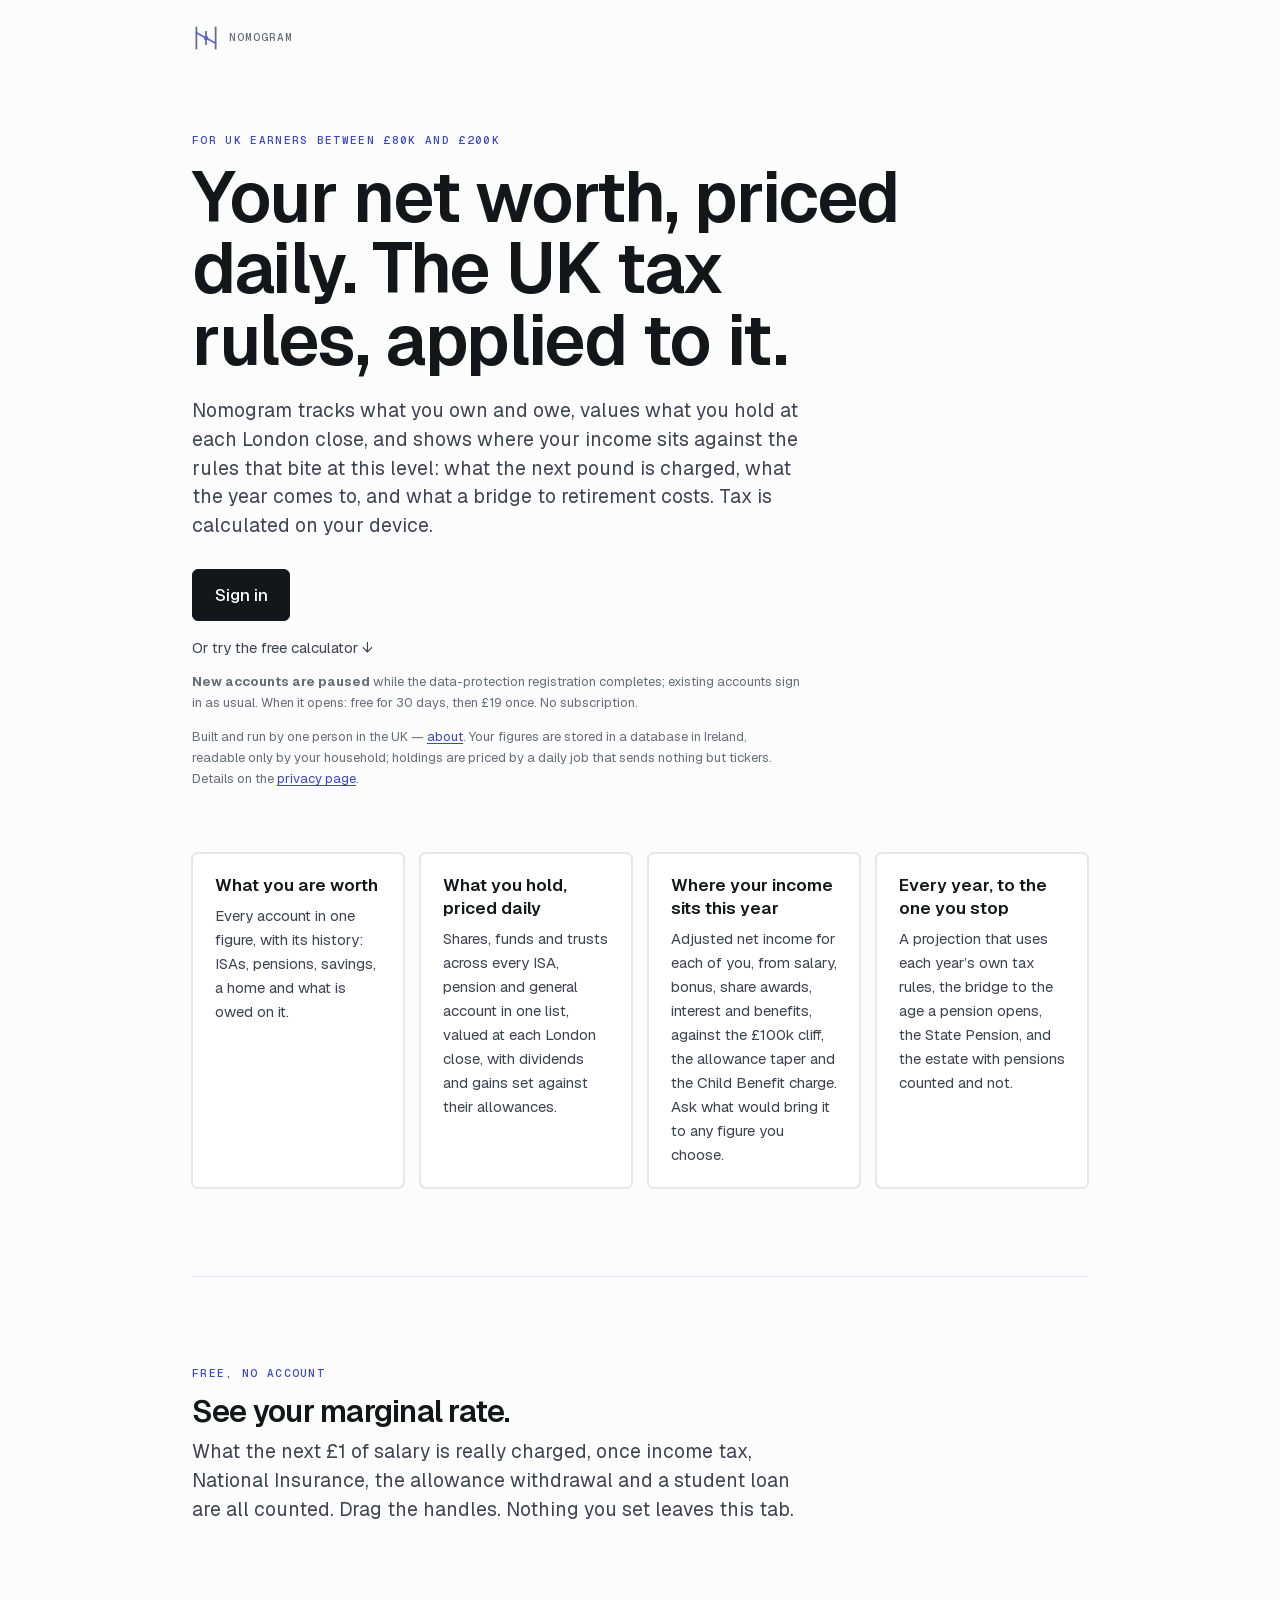
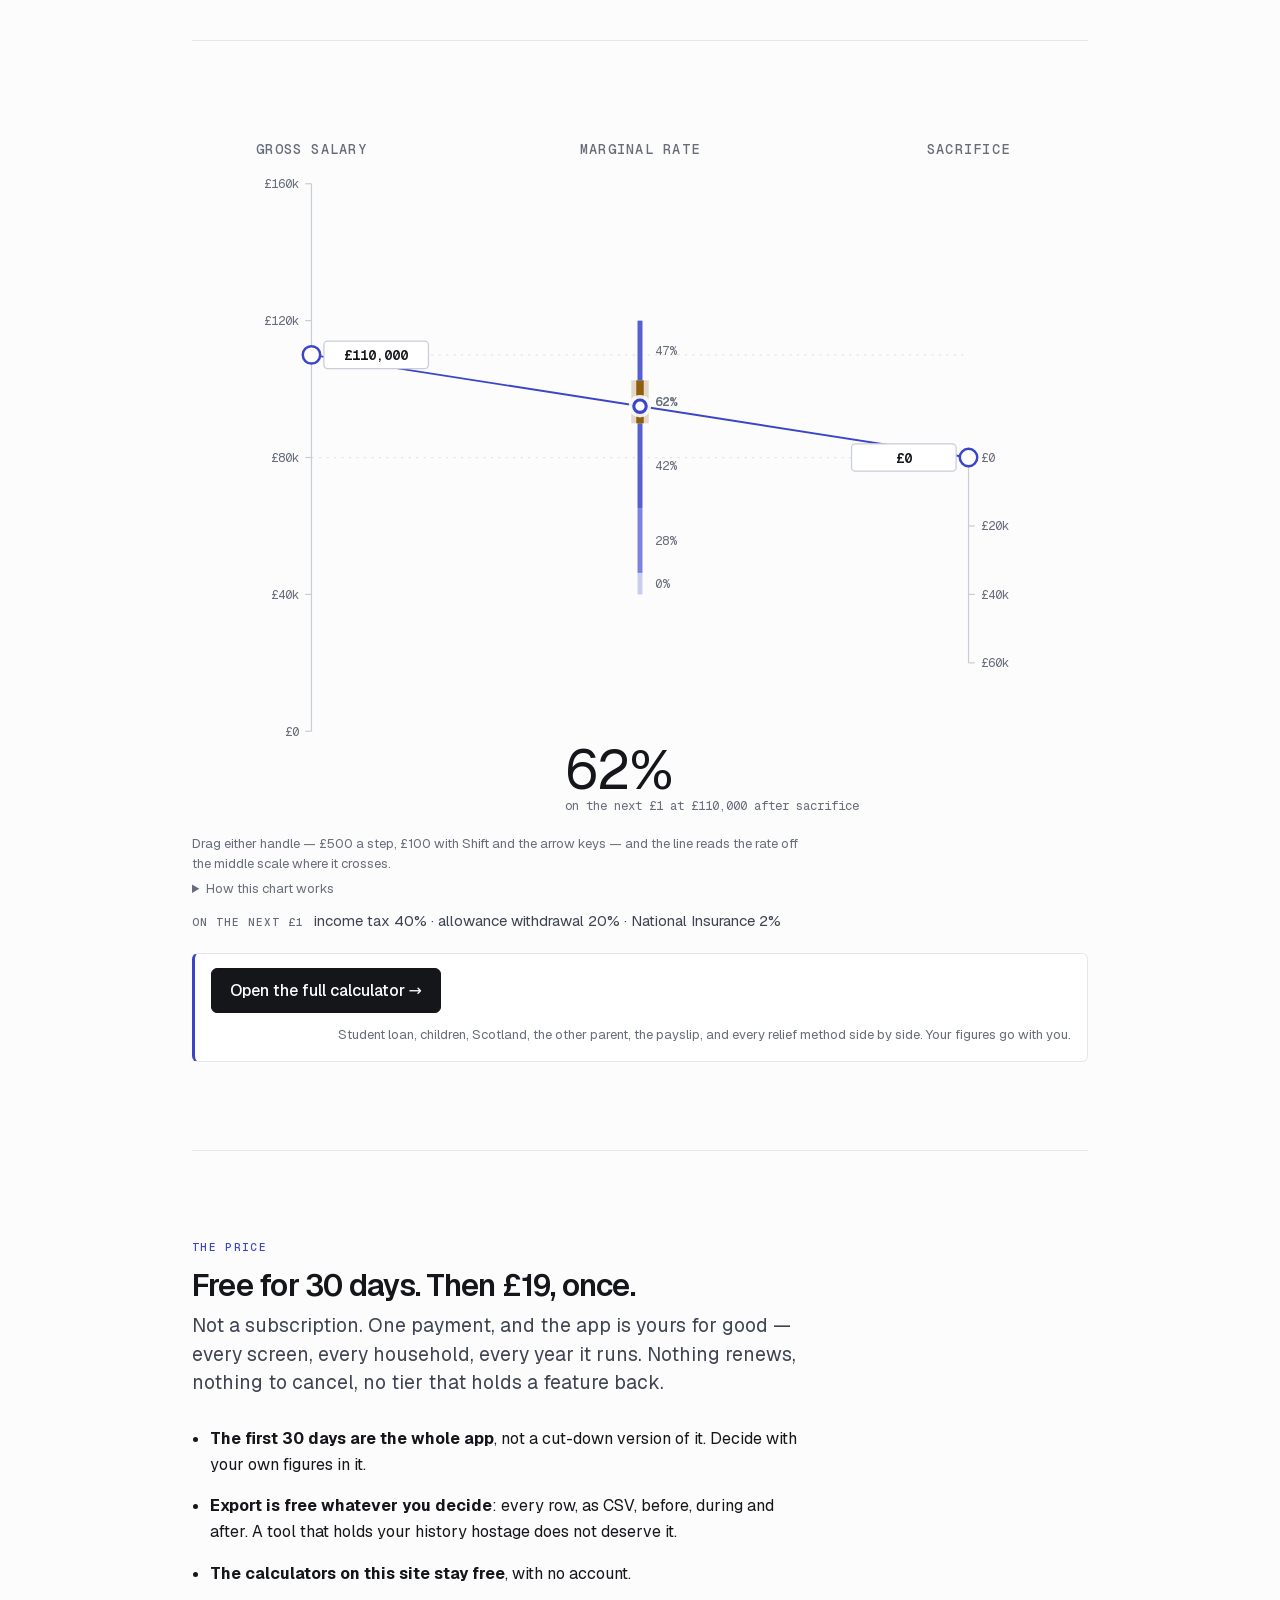
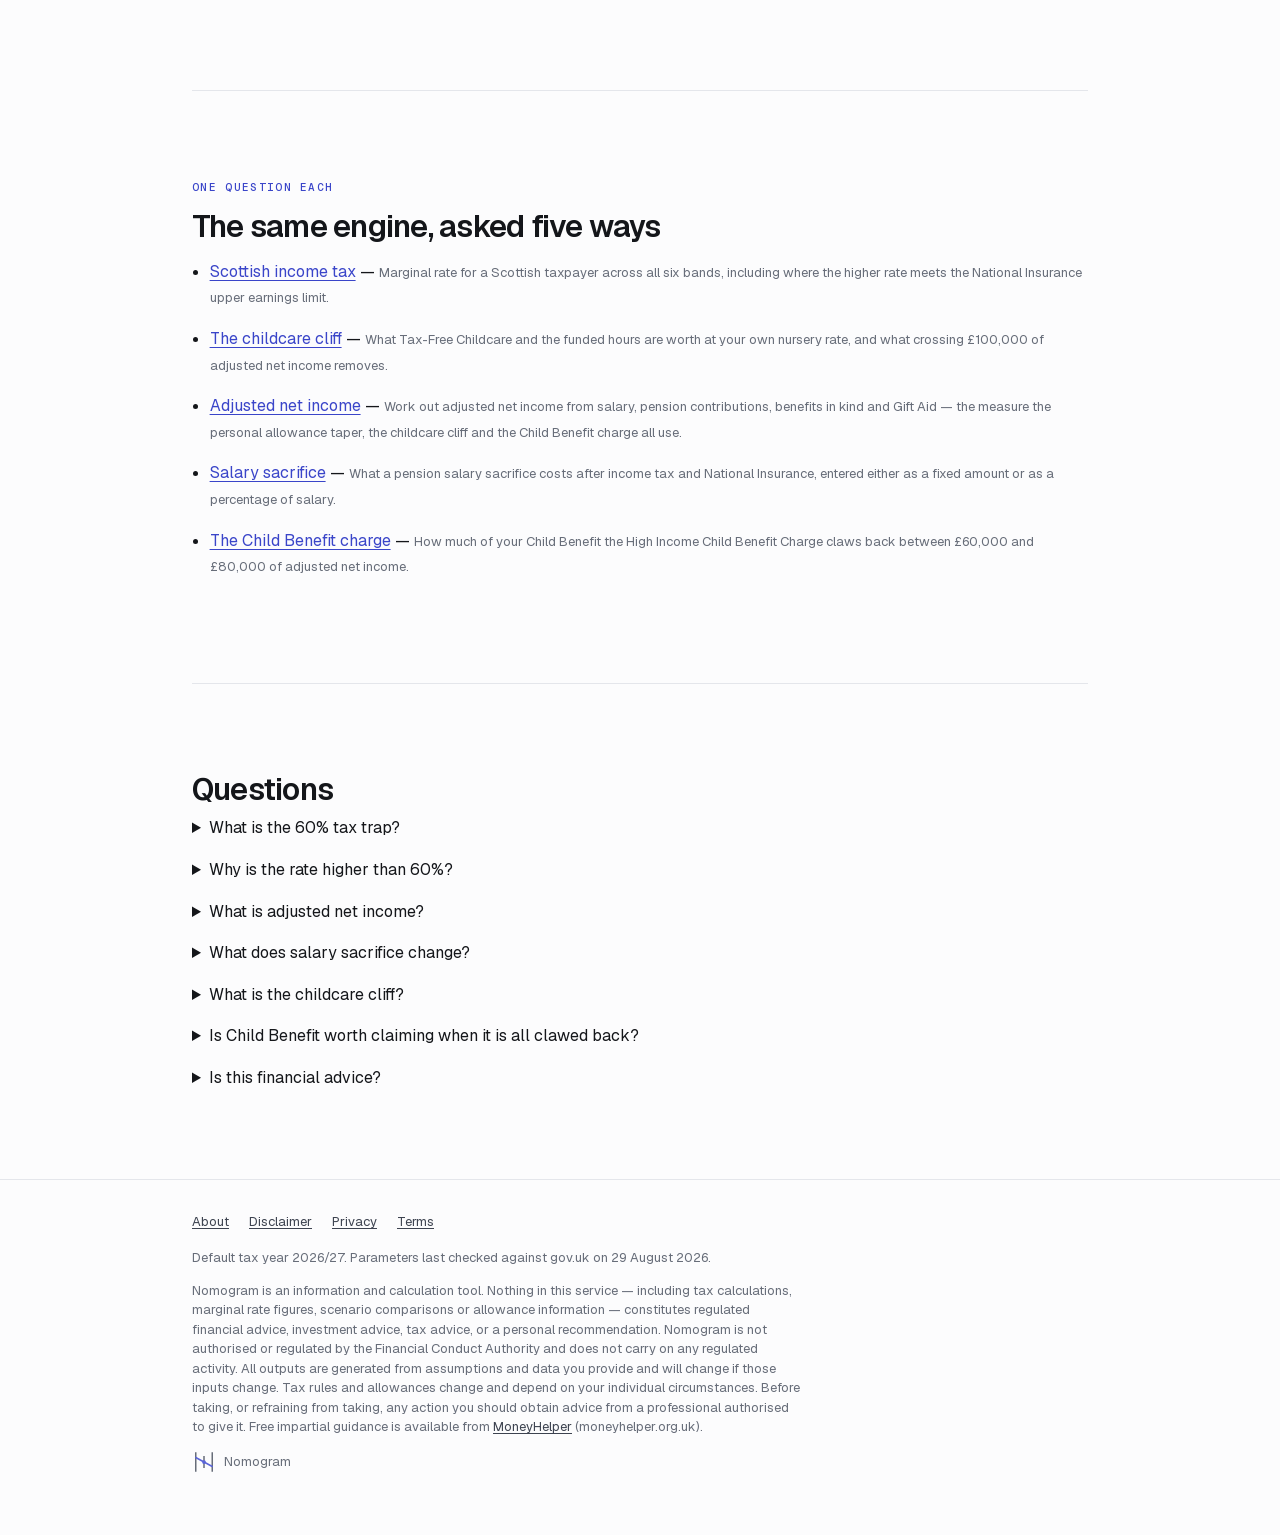
<file: index.html>
<!DOCTYPE html><!--h3QHPzlYA_Q6RnRgROIUD--><html lang="en-GB" class="__variable_8eaea4 __variable_8c25df" style="--font-display:var(--font-sans-loaded), ui-sans-serif, system-ui, sans-serif;--font-sans:var(--font-sans-loaded), ui-sans-serif, system-ui, sans-serif;--font-mono:var(--font-mono-loaded), ui-monospace, Menlo, monospace"><head><meta charSet="utf-8"/><meta name="viewport" content="width=device-width, initial-scale=1"/><link rel="preload" href="/_next/static/media/22a5144ee8d83bca-s.p.woff2" as="font" crossorigin="" type="font/woff2"/><link rel="preload" href="/_next/static/media/7d4881bb7e1bf84d-s.p.woff2" as="font" crossorigin="" type="font/woff2"/><link rel="stylesheet" href="/_next/static/css/2e6db07599fcc16e.css" data-precedence="next"/><link rel="preload" as="script" fetchPriority="low" href="/_next/static/chunks/webpack-195b369c034ba6aa.js"/><script src="/_next/static/chunks/c5c04770-f5ee545c45f72629.js" async=""></script><script src="/_next/static/chunks/489-721d8b015c2c4524.js" async=""></script><script src="/_next/static/chunks/main-app-4010323440d5b3e1.js" async=""></script><script src="/_next/static/chunks/103-1f6cc3c786203286.js" async=""></script><script src="/_next/static/chunks/app/layout-7a48837bea24d53b.js" async=""></script><script src="/_next/static/chunks/272-7167d7a7893c14c4.js" async=""></script><script src="/_next/static/chunks/app/page-8356d139d2ad86eb.js" async=""></script><meta name="next-size-adjust" content=""/><title>Nomogram — your financial position, priced daily, read against every UK tax rule</title><meta name="description" content="Track what you own and owe, value ISA, GIA and pension holdings at each London close, and see what the next £1 is charged — the 60% band, the £100k childcare cliff, the Child Benefit charge. Free marginal tax rate calculator included. Calculated on your device."/><meta name="application-name" content="Nomogram"/><meta name="keywords" content="60% tax trap,£100k tax calculator,marginal tax rate calculator UK,personal allowance taper,salary sacrifice calculator,childcare cliff £100,000,Scottish income tax calculator"/><meta name="robots" content="index, follow"/><meta property="og:title" content="Nomogram — your financial position, priced daily"/><meta property="og:description" content="Holdings valued at each close, every UK tax rule that applies to you, and a projection to the year you stop. Free marginal rate calculator included."/><meta property="og:site_name" content="Nomogram"/><meta property="og:locale" content="en_GB"/><meta property="og:image:alt" content="The marginal rate on the next £1 of UK salary, from £0 to £160,000, with the band where the personal allowance is withdrawn picked out."/><meta property="og:image:type" content="image/png"/><meta property="og:image" content="https://nomogram.uk/opengraph-image?9626bb7cdd72bed1"/><meta property="og:image:width" content="1200"/><meta property="og:image:height" content="630"/><meta property="og:type" content="website"/><meta name="twitter:card" content="summary_large_image"/><meta name="twitter:title" content="Nomogram — your financial position, priced daily"/><meta name="twitter:description" content="Every holding priced, every rule applied, calculated on your device."/><meta name="twitter:image:alt" content="The marginal rate on the next £1 of UK salary, from £0 to £160,000, with the band where the personal allowance is withdrawn picked out."/><meta name="twitter:image:type" content="image/png"/><meta name="twitter:image" content="https://nomogram.uk/opengraph-image?9626bb7cdd72bed1"/><meta name="twitter:image:width" content="1200"/><meta name="twitter:image:height" content="630"/><link rel="icon" href="/icon.svg"/><script src="/_next/static/chunks/polyfills-42372ed130431b0a.js" noModule=""></script></head><body><div hidden=""><!--$--><!--/$--></div><a href="#calculator" class="skip-link">Skip to the calculator</a><script type="application/ld+json">{"@context":"https://schema.org","@type":"FAQPage","mainEntity":[{"@type":"Question","name":"What is the 60% tax trap?","acceptedAnswer":{"@type":"Answer","text":"It is the effect of the personal allowance being withdrawn. Above a threshold of adjusted net income, the allowance falls by £1 for every £2 earned. That makes £1.50 of every extra £1 taxable, so income taxed at the higher rate is charged at one and a half times that rate over the band."}},{"@type":"Question","name":"Why is the rate higher than 60%?","acceptedAnswer":{"@type":"Answer","text":"National Insurance is charged on top, at the rate that applies above the upper earnings limit. A student loan adds its own percentage. The combined figure is what actually comes out of the next pound."}},{"@type":"Question","name":"What is adjusted net income?","acceptedAnswer":{"@type":"Answer","text":"Total income less reliefs, less gross relief-at-source pension contributions, less gross Gift Aid donations. It is the measure the personal allowance withdrawal, the High Income Child Benefit Charge and the childcare cliff all run on. It is not the same as salary, and it is not the same as taxable income."}},{"@type":"Question","name":"What does salary sacrifice change?","acceptedAnswer":{"@type":"Answer","text":"Sacrificed pay is never received, so it is not in adjusted net income, not in taxable pay, and not in earnings for National Insurance or student loan purposes. Relief-at-source and net-pay pension contributions reduce adjusted net income too, but leave National Insurance and student loan repayments alone."}},{"@type":"Question","name":"What is the childcare cliff?","acceptedAnswer":{"@type":"Answer","text":"Tax-Free Childcare and the funded hours both require adjusted net income at or below a threshold, for each parent. One pound over, for either parent, removes both schemes for both parents and all children. It is a discontinuity rather than a taper, so it has no marginal rate."}},{"@type":"Question","name":"Is Child Benefit worth claiming when it is all clawed back?","acceptedAnswer":{"@type":"Answer","text":"A full clawback makes the award and the charge cancel out in money terms. Claiming still does two things the charge does not touch: the claimant receives National Insurance credits that count towards the State Pension for years spent caring rather than earning, and the child is issued a National Insurance number automatically before turning 16. A claim can also be made with payments opted out, which keeps both effects with no charge to repay."}},{"@type":"Question","name":"Is this financial advice?","acceptedAnswer":{"@type":"Answer","text":"No. Nomogram is an information and calculation tool. It computes what a set of figures produces under the rules for a tax year. It is not authorised or regulated by the Financial Conduct Authority and it does not make personal recommendations."}}]}</script><main class="shell"><header class="section" style="padding-bottom:0;padding-top:1.5rem"><p class="eyebrow" style="display:flex;align-items:center;gap:0.55rem;margin:0"><svg width="28" height="28" viewBox="0 0 32 32" fill="none" role="presentation" aria-hidden="true"><line x1="5" y1="4" x2="5" y2="28" stroke="currentColor" stroke-width="2" stroke-linecap="square"></line><line x1="16" y1="9" x2="16" y2="23" stroke="currentColor" stroke-width="2" stroke-linecap="square"></line><line x1="27" y1="4" x2="27" y2="28" stroke="currentColor" stroke-width="2" stroke-linecap="square"></line><line x1="5" y1="10" x2="27" y2="22" stroke="var(--green-2)" stroke-width="2" stroke-linecap="round"></line><circle cx="16" cy="16" r="2.5" fill="var(--green-2)"></circle></svg> Nomogram</p></header><section class="section landing" aria-labelledby="landing-heading"><span class="kicker">For UK earners between £80k and £200k</span><h1 id="landing-heading" class="landing-title">Your net worth, priced daily. The UK tax rules, applied to it.</h1><p class="lede">Nomogram tracks what you own and owe, values what you hold at each London close, and shows where your income sits against the rules that bite at this level: what the next pound is charged, what the year comes to, and what a bridge to retirement costs. Tax is calculated on your device.</p><div class="landing-actions"><a href="https://app.nomogram.uk/sign-in" class="button">Sign in</a><a href="#calculator" class="landing-secondary">Or try the free calculator ↓</a></div><p class="field-hint" style="margin-top:0.75rem"><strong>New accounts are paused</strong> while the data-protection registration completes; existing accounts sign in as usual. When it opens: free for <!-- -->30<!-- --> days, then <!-- -->£19<!-- --> once. No subscription.</p><p class="field-hint">Built and run by one person in the UK — <a href="/about/">about</a>. Your figures are stored in a database in Ireland, readable only by your household; holdings are priced by a daily job that sends nothing but tickers. Details on the<!-- --> <a href="/privacy/">privacy page</a>.</p><h2 class="visually-hidden">What it does</h2><ul class="feature-strip" aria-label="What Nomogram does"><li class="feature"><h3>What you are worth</h3><p>Every account in one figure, with its history: ISAs, pensions, savings, a home and what is owed on it.</p></li><li class="feature"><h3>What you hold, priced daily</h3><p>Shares, funds and trusts across every ISA, pension and general account in one list, valued at each London close, with dividends and gains set against their allowances.</p></li><li class="feature"><h3>Where your income sits this year</h3><p>Adjusted net income for each of you, from salary, bonus, share awards, interest and benefits, against the £100k cliff, the allowance taper and the Child Benefit charge. Ask what would bring it to any figure you choose.</p></li><li class="feature"><h3>Every year, to the one you stop</h3><p>A projection that uses each year’s own tax rules, the bridge to the age a pension opens, the State Pension, and the estate with pensions counted and not.</p></li></ul></section><section class="section" id="calculator" aria-labelledby="calculator-heading"><span class="kicker">Free, no account</span><h2 id="calculator-heading">See your marginal rate.</h2><p class="lede">What the next £1 of salary is really charged, once income tax, National Insurance, the allowance withdrawal and a student loan are all counted. Drag the handles. Nothing you set leaves this tab.</p></section><section class="section" aria-label="Marginal rate nomogram"><figure style="margin:0"><div class="chart-scroll"><svg viewBox="0 0 720 560" role="img" aria-labelledby="nomogram-title nomogram-desc" style="touch-action:none;width:100%"><title id="nomogram-title">Marginal rate nomogram for 2026/27</title><desc id="nomogram-desc">A straightedge laid from £110,000 of gross salary on the left scale, through £0 of salary sacrifice on the right scale, crosses the middle scale at £110,000 of income after sacrifice, where the marginal rate is 62%.</desc><text x="96" y="20" class="eyebrow" text-anchor="middle" fill="currentColor">GROSS SALARY</text><text x="360" y="20" class="eyebrow" text-anchor="middle" fill="currentColor">MARGINAL RATE</text><text x="624" y="20" class="eyebrow" text-anchor="middle" fill="currentColor">SACRIFICE</text><line x1="96" y1="181.5" x2="624" y2="181.5" stroke="var(--line)" stroke-width="1" stroke-dasharray="2 4"></line><line x1="96" y1="264" x2="624" y2="264" stroke="var(--line)" stroke-width="1" stroke-dasharray="2 4"></line><line x1="96" y1="44" x2="96" y2="484" class="scale-rule"></line><g><line x1="91" y1="484" x2="96" y2="484" class="tick"></line><text x="86" y="487.5" class="tick-label" text-anchor="end">£0</text></g><g><line x1="91" y1="374" x2="96" y2="374" class="tick"></line><text x="86" y="377.5" class="tick-label" text-anchor="end">£40k</text></g><g><line x1="91" y1="264" x2="96" y2="264" class="tick"></line><text x="86" y="267.5" class="tick-label" text-anchor="end">£80k</text></g><g><line x1="91" y1="154" x2="96" y2="154" class="tick"></line><text x="86" y="157.5" class="tick-label" text-anchor="end">£120k</text></g><g><line x1="91" y1="44" x2="96" y2="44" class="tick"></line><text x="86" y="47.5" class="tick-label" text-anchor="end">£160k</text></g><line x1="360" y1="154" x2="360" y2="374" class="scale-rule"></line><g><line x1="360" y1="356.71625" x2="360" y2="374" stroke="var(--seq-1)" stroke-width="4" stroke-linecap="butt"></line><text x="372" y="368.858125" class="tick-label" font-weight="400">0%</text></g><g><line x1="360" y1="304.87874999999997" x2="360" y2="356.71625" stroke="var(--seq-3)" stroke-width="4" stroke-linecap="butt"></line><text x="372" y="334.2975" class="tick-label" font-weight="400">28%</text></g><g><line x1="360" y1="236.5" x2="360" y2="304.87874999999997" stroke="var(--seq-4)" stroke-width="4" stroke-linecap="butt"></line><text x="372" y="274.189375" class="tick-label" font-weight="400">42%</text></g><g><line x1="360" y1="201.9325" x2="360" y2="236.5" stroke="var(--ochre)" stroke-width="14" stroke-linecap="butt" opacity="0.22"></line><line x1="360" y1="201.9325" x2="360" y2="236.5" stroke="var(--ochre)" stroke-width="6" stroke-linecap="butt"></line><text x="372" y="222.71625" class="tick-label" font-weight="600">62%</text></g><g><line x1="360" y1="154" x2="360" y2="201.9325" stroke="var(--seq-4)" stroke-width="4" stroke-linecap="butt"></line><text x="372" y="181.46625" class="tick-label" font-weight="400">47%</text></g><line x1="624" y1="264" x2="624" y2="429" class="scale-rule"></line><g><line x1="624" y1="264" x2="629" y2="264" class="tick"></line><text x="634" y="267.5" class="tick-label">£0</text></g><g><line x1="624" y1="319" x2="629" y2="319" class="tick"></line><text x="634" y="322.5" class="tick-label">£20k</text></g><g><line x1="624" y1="374" x2="629" y2="374" class="tick"></line><text x="634" y="377.5" class="tick-label">£40k</text></g><g><line x1="624" y1="429" x2="629" y2="429" class="tick"></line><text x="634" y="432.5" class="tick-label">£60k</text></g><line x1="96" y1="181.5" x2="624" y2="264" class="index-line"></line><circle cx="360" cy="222.75" r="9" fill="var(--ground)" opacity="0.9"></circle><circle cx="360" cy="222.75" r="5" fill="var(--ground)" stroke="var(--green)" stroke-width="2.5"></circle><text x="300" y="530" text-anchor="start" font-family="var(--font-display)" font-size="44" fill="var(--ink)">62%</text><text x="300" y="547" text-anchor="start" class="tick-label">on the next £1 at £110,000 after sacrifice</text><g role="slider" tabindex="0" aria-label="Gross salary" aria-valuemin="0" aria-valuemax="160000" aria-valuenow="110000" aria-valuetext="£110,000" class="handle"><circle cx="96" cy="181.5" r="11" fill="transparent" stroke="none"></circle><circle cx="96" cy="181.5" r="7" fill="var(--surface)" stroke="var(--green)" stroke-width="2"></circle></g><g role="slider" tabindex="0" aria-label="Pension salary sacrifice" aria-valuemin="0" aria-valuemax="60000" aria-valuenow="0" aria-valuetext="£0" class="handle"><circle cx="624" cy="264" r="11" fill="transparent" stroke="none"></circle><circle cx="624" cy="264" r="7" fill="var(--surface)" stroke="var(--green)" stroke-width="2"></circle></g><g class="handle-value" aria-hidden="true"><rect x="106" y="170.5" width="84" height="22" rx="3" fill="var(--surface)" stroke="var(--line-2)"></rect><text x="148" y="185.5" text-anchor="middle" class="handle-value-text">£110,000</text></g><g class="handle-value" aria-hidden="true"><rect x="530" y="253" width="84" height="22" rx="3" fill="var(--surface)" stroke="var(--line-2)"></rect><text x="572" y="268" text-anchor="middle" class="handle-value-text">£0</text></g></svg></div><figcaption class="disclaimer" style="margin-top:0.5rem">Drag either handle — £500 a step, £100 with Shift and the arrow keys — and the line reads the rate off the middle scale where it crosses.<!-- --> <!-- --> <details style="margin-top:0.35rem"><summary>How this chart works</summary><span style="display:block;margin-top:0.35rem">The middle scale is graduated in income after the contribution. With a fixed <em>sacrifice</em>, the next £1 of salary raises adjusted net income, National-Insurance-able pay and student loan earnings by the same £1, so one scale answers for every salary-and-sacrifice pair and it can read the combined rate.<!-- --> A straight line between two points crosses at their midpoint, so the middle scale is drawn at half the spacing of the outer two. The identity holds for a fixed-amount sacrifice; a percentage is converted before it is drawn.</span></details></figcaption></figure><p class="compact-readout"><span class="eyebrow">On the next £1</span> <span>income tax <!-- -->40%<!-- --> · allowance withdrawal 20%<!-- --> · <!-- -->National Insurance <!-- -->2%</span></p><div class="actions"><a href="/calculator/" class="button">Open the full calculator →</a><span class="actions-count">Student loan, children, Scotland, the other parent, the payslip, and every relief method side by side. Your figures go with you.</span></div></section><section class="section" aria-labelledby="price-heading"><span class="kicker">The price</span><h2 id="price-heading">Free for <!-- -->30<!-- --> days. Then £<!-- -->19<!-- -->, once.</h2><p class="lede">Not a subscription. One payment, and the app is yours for good — every screen, every household, every year it runs. Nothing renews, nothing to cancel, no tier that holds a feature back.</p><ul class="stack" style="padding-left:1.1rem;max-width:var(--measure)"><li><strong>The first <!-- -->30<!-- --> days are the whole app</strong>, not a cut-down version of it. Decide with your own figures in it.</li><li><strong>Export is free whatever you decide</strong>: every row, as CSV, before, during and after. A tool that holds your history hostage does not deserve it.</li><li><strong>The calculators on this site stay free</strong>, with no account.</li></ul></section><section class="section" aria-labelledby="questions-heading"><span class="kicker">One question each</span><h2 id="questions-heading">The same engine, asked five ways</h2><ul class="stack" style="padding-left:1.1rem"><li><a href="/scottish-income-tax-calculator/">Scottish income tax</a> — <span class="field-hint" style="display:inline">Marginal rate for a Scottish taxpayer across all six bands, including where the higher rate meets the National Insurance upper earnings limit.</span></li><li><a href="/childcare-cliff-calculator/">The childcare cliff</a> — <span class="field-hint" style="display:inline">What Tax-Free Childcare and the funded hours are worth at your own nursery rate, and what crossing £100,000 of adjusted net income removes.</span></li><li><a href="/adjusted-net-income-calculator/">Adjusted net income</a> — <span class="field-hint" style="display:inline">Work out adjusted net income from salary, pension contributions, benefits in kind and Gift Aid — the measure the personal allowance taper, the childcare cliff and the Child Benefit charge all use.</span></li><li><a href="/salary-sacrifice-calculator/">Salary sacrifice</a> — <span class="field-hint" style="display:inline">What a pension salary sacrifice costs after income tax and National Insurance, entered either as a fixed amount or as a percentage of salary.</span></li><li><a href="/child-benefit-charge-calculator/">The Child Benefit charge</a> — <span class="field-hint" style="display:inline">How much of your Child Benefit the High Income Child Benefit Charge claws back between £60,000 and £80,000 of adjusted net income.</span></li></ul></section><section class="section" aria-labelledby="faq-heading"><h2 id="faq-heading">Questions</h2><div class="stack"><details><summary>What is the 60% tax trap?</summary><p style="margin-top:0.5rem">It is the effect of the personal allowance being withdrawn. Above a threshold of adjusted net income, the allowance falls by £1 for every £2 earned. That makes £1.50 of every extra £1 taxable, so income taxed at the higher rate is charged at one and a half times that rate over the band.</p></details><details><summary>Why is the rate higher than 60%?</summary><p style="margin-top:0.5rem">National Insurance is charged on top, at the rate that applies above the upper earnings limit. A student loan adds its own percentage. The combined figure is what actually comes out of the next pound.</p></details><details><summary>What is adjusted net income?</summary><p style="margin-top:0.5rem">Total income less reliefs, less gross relief-at-source pension contributions, less gross Gift Aid donations. It is the measure the personal allowance withdrawal, the High Income Child Benefit Charge and the childcare cliff all run on. It is not the same as salary, and it is not the same as taxable income.</p></details><details><summary>What does salary sacrifice change?</summary><p style="margin-top:0.5rem">Sacrificed pay is never received, so it is not in adjusted net income, not in taxable pay, and not in earnings for National Insurance or student loan purposes. Relief-at-source and net-pay pension contributions reduce adjusted net income too, but leave National Insurance and student loan repayments alone.</p></details><details><summary>What is the childcare cliff?</summary><p style="margin-top:0.5rem">Tax-Free Childcare and the funded hours both require adjusted net income at or below a threshold, for each parent. One pound over, for either parent, removes both schemes for both parents and all children. It is a discontinuity rather than a taper, so it has no marginal rate.</p></details><details><summary>Is Child Benefit worth claiming when it is all clawed back?</summary><p style="margin-top:0.5rem">A full clawback makes the award and the charge cancel out in money terms. Claiming still does two things the charge does not touch: the claimant receives National Insurance credits that count towards the State Pension for years spent caring rather than earning, and the child is issued a National Insurance number automatically before turning 16. A claim can also be made with payments opted out, which keeps both effects with no charge to repay.</p></details><details><summary>Is this financial advice?</summary><p style="margin-top:0.5rem">No. Nomogram is an information and calculation tool. It computes what a set of figures produces under the rules for a tax year. It is not authorised or regulated by the Financial Conduct Authority and it does not make personal recommendations.</p></details></div></section></main><!--$--><!--/$--><footer class="footer"><div class="shell"><ul class="footer-links"><li><a href="/about/">About</a></li><li><a href="/disclaimer/">Disclaimer</a></li><li><a href="/privacy/">Privacy</a></li><li><a href="/terms/">Terms</a></li></ul><p class="disclaimer">Default tax year <!-- -->2026/27<!-- -->. Parameters last checked against gov.uk on <!-- -->29 August 2026<!-- -->.</p><p class="disclaimer">Nomogram is an information and calculation tool. Nothing in this service — including tax calculations, marginal rate figures, scenario comparisons or allowance information — constitutes regulated financial advice, investment advice, tax advice, or a personal recommendation. Nomogram is not authorised or regulated by the Financial Conduct Authority and does not carry on any regulated activity. All outputs are generated from assumptions and data you provide and will change if those inputs change. Tax rules and allowances change and depend on your individual circumstances. Before taking, or refraining from taking, any action you should obtain advice from a professional authorised to give it. Free impartial guidance is available from<!-- --> <a href="https://www.moneyhelper.org.uk" rel="noreferrer">MoneyHelper</a> <!-- -->(moneyhelper.org.uk).</p><p class="disclaimer" style="display:flex;align-items:center;gap:0.5rem"><svg width="24" height="24" viewBox="0 0 32 32" fill="none" role="presentation" aria-hidden="true"><line x1="5" y1="4" x2="5" y2="28" stroke="currentColor" stroke-width="2" stroke-linecap="square"></line><line x1="16" y1="9" x2="16" y2="23" stroke="currentColor" stroke-width="2" stroke-linecap="square"></line><line x1="27" y1="4" x2="27" y2="28" stroke="currentColor" stroke-width="2" stroke-linecap="square"></line><line x1="5" y1="10" x2="27" y2="22" stroke="var(--green-2)" stroke-width="2" stroke-linecap="round"></line><circle cx="16" cy="16" r="2.5" fill="var(--green-2)"></circle></svg> Nomogram</p></div></footer><script defer="" src="https://static.cloudflareinsights.com/beacon.min.js" data-cf-beacon="{&quot;token&quot;: &quot;4018852cebeb4f7da751a47dce820971&quot;}"></script><script src="/_next/static/chunks/webpack-195b369c034ba6aa.js" id="_R_" async=""></script><script>(self.__next_f=self.__next_f||[]).push([0])</script><script>self.__next_f.push([1,"1:\"$Sreact.fragment\"\n2:I[2138,[],\"\"]\n3:I[1016,[],\"\"]\n4:I[3103,[\"103\",\"static/chunks/103-1f6cc3c786203286.js\",\"177\",\"static/chunks/app/layout-7a48837bea24d53b.js\"],\"\"]\n9:I[6850,[],\"\"]\n:HL[\"/_next/static/media/22a5144ee8d83bca-s.p.woff2\",\"font\",{\"crossOrigin\":\"\",\"type\":\"font/woff2\"}]\n:HL[\"/_next/static/media/7d4881bb7e1bf84d-s.p.woff2\",\"font\",{\"crossOrigin\":\"\",\"type\":\"font/woff2\"}]\n:HL[\"/_next/static/css/2e6db07599fcc16e.css\",\"style\"]\n"])</script><script>self.__next_f.push([1,"0:{\"P\":null,\"b\":\"h3QHPzlYA-Q6RnRgROIUD\",\"p\":\"\",\"c\":[\"\",\"\"],\"i\":false,\"f\":[[[\"\",{\"children\":[\"__PAGE__\",{}]},\"$undefined\",\"$undefined\",true],[\"\",[\"$\",\"$1\",\"c\",{\"children\":[[[\"$\",\"link\",\"0\",{\"rel\":\"stylesheet\",\"href\":\"/_next/static/css/2e6db07599fcc16e.css\",\"precedence\":\"next\",\"crossOrigin\":\"$undefined\",\"nonce\":\"$undefined\"}]],[\"$\",\"html\",null,{\"lang\":\"en-GB\",\"className\":\"__variable_8eaea4 __variable_8c25df\",\"style\":{\"--font-display\":\"var(--font-sans-loaded), ui-sans-serif, system-ui, sans-serif\",\"--font-sans\":\"var(--font-sans-loaded), ui-sans-serif, system-ui, sans-serif\",\"--font-mono\":\"var(--font-mono-loaded), ui-monospace, Menlo, monospace\"},\"children\":[\"$\",\"body\",null,{\"children\":[[\"$\",\"a\",null,{\"href\":\"#calculator\",\"className\":\"skip-link\",\"children\":\"Skip to the calculator\"}],[\"$\",\"$L2\",null,{\"parallelRouterKey\":\"children\",\"error\":\"$undefined\",\"errorStyles\":\"$undefined\",\"errorScripts\":\"$undefined\",\"template\":[\"$\",\"$L3\",null,{}],\"templateStyles\":\"$undefined\",\"templateScripts\":\"$undefined\",\"notFound\":[[[\"$\",\"title\",null,{\"children\":\"404: This page could not be found.\"}],[\"$\",\"div\",null,{\"style\":{\"fontFamily\":\"system-ui,\\\"Segoe UI\\\",Roboto,Helvetica,Arial,sans-serif,\\\"Apple Color Emoji\\\",\\\"Segoe UI Emoji\\\"\",\"height\":\"100vh\",\"textAlign\":\"center\",\"display\":\"flex\",\"flexDirection\":\"column\",\"alignItems\":\"center\",\"justifyContent\":\"center\"},\"children\":[\"$\",\"div\",null,{\"children\":[[\"$\",\"style\",null,{\"dangerouslySetInnerHTML\":{\"__html\":\"body{color:#000;background:#fff;margin:0}.next-error-h1{border-right:1px solid rgba(0,0,0,.3)}@media (prefers-color-scheme:dark){body{color:#fff;background:#000}.next-error-h1{border-right:1px solid rgba(255,255,255,.3)}}\"}}],[\"$\",\"h1\",null,{\"className\":\"next-error-h1\",\"style\":{\"display\":\"inline-block\",\"margin\":\"0 20px 0 0\",\"padding\":\"0 23px 0 0\",\"fontSize\":24,\"fontWeight\":500,\"verticalAlign\":\"top\",\"lineHeight\":\"49px\"},\"children\":404}],[\"$\",\"div\",null,{\"style\":{\"display\":\"inline-block\"},\"children\":[\"$\",\"h2\",null,{\"style\":{\"fontSize\":14,\"fontWeight\":400,\"lineHeight\":\"49px\",\"margin\":0},\"children\":\"This page could not be found.\"}]}]]}]}]],[]],\"forbidden\":\"$undefined\",\"unauthorized\":\"$undefined\"}],[\"$\",\"footer\",null,{\"className\":\"footer\",\"children\":[\"$\",\"div\",null,{\"className\":\"shell\",\"children\":[[\"$\",\"ul\",null,{\"className\":\"footer-links\",\"children\":[[\"$\",\"li\",null,{\"children\":[\"$\",\"$L4\",null,{\"href\":\"/about/\",\"children\":\"About\"}]}],[\"$\",\"li\",null,{\"children\":[\"$\",\"$L4\",null,{\"href\":\"/disclaimer/\",\"children\":\"Disclaimer\"}]}],[\"$\",\"li\",null,{\"children\":[\"$\",\"$L4\",null,{\"href\":\"/privacy/\",\"children\":\"Privacy\"}]}],[\"$\",\"li\",null,{\"children\":[\"$\",\"$L4\",null,{\"href\":\"/terms/\",\"children\":\"Terms\"}]}]]}],[\"$\",\"p\",null,{\"className\":\"disclaimer\",\"children\":[\"Default tax year \",\"2026/27\",\". Parameters last checked against gov.uk on \",\"29 August 2026\",\".\"]}],[\"$\",\"p\",null,{\"className\":\"disclaimer\",\"children\":[\"Nomogram is an information and calculation tool. Nothing in this service — including tax calculations, marginal rate figures, scenario comparisons or allowance information — constitutes regulated financial advice, investment advice, tax advice, or a personal recommendation. Nomogram is not authorised or regulated by the Financial Conduct Authority and does not carry on any regulated activity. All outputs are generated from assumptions and data you provide and will change if those inputs change. Tax rules and allowances change and depend on your individual circumstances. Before taking, or refraining from taking, any action you should obtain advice from a professional authorised to give it. Free impartial guidance is available from\",\" \",[\"$\",\"a\",null,{\"href\":\"https://www.moneyhelper.org.uk\",\"rel\":\"noreferrer\",\"children\":\"MoneyHelper\"}],\" \",\"(moneyhelper.org.uk).\"]}],[\"$\",\"p\",null,{\"className\":\"disclaimer\",\"style\":{\"display\":\"flex\",\"alignItems\":\"center\",\"gap\":\"0.5rem\"},\"children\":[[\"$\",\"svg\",null,{\"width\":24,\"height\":24,\"viewBox\":\"0 0 32 32\",\"fill\":\"none\",\"role\":\"presentation\",\"aria-hidden\":true,\"aria-label\":\"$undefined\",\"children\":[[\"$\",\"line\",null,{\"x1\":\"5\",\"y1\":\"4\",\"x2\":\"5\",\"y2\":\"28\",\"stroke\":\"currentColor\",\"strokeWidth\":\"2\",\"strokeLinecap\":\"square\"}],[\"$\",\"line\",null,{\"x1\":\"16\",\"y1\":\"9\",\"x2\":\"16\",\"y2\":\"23\",\"stroke\":\"currentColor\",\"strokeWidth\":\"2\",\"strokeLinecap\":\"square\"}],[\"$\",\"line\",null,{\"x1\":\"27\",\"y1\":\"4\",\"x2\":\"27\",\"y2\":\"28\",\"stroke\":\"currentColor\",\"strokeWidth\":\"2\",\"strokeLinecap\":\"square\"}],[\"$\",\"line\",null,{\"x1\":\"5\",\"y1\":\"10\",\"x2\":\"27\",\"y2\":\"22\",\"stroke\":\"var(--green-2)\",\"strokeWidth\":\"2\",\"strokeLinecap\":\"round\"}],\"$L5\"]}],\" Nomogram\"]}]]}]}],\"$L6\"]}]}]]}],{\"children\":[\"__PAGE__\",\"$L7\",{},null,false]},null,false],\"$L8\",false]],\"m\":\"$undefined\",\"G\":[\"$9\",[]],\"s\":false,\"S\":true}\n"])</script><script>self.__next_f.push([1,"17:I[1123,[],\"ViewportBoundary\"]\n19:I[1123,[],\"MetadataBoundary\"]\n1a:\"$Sreact.suspense\"\n5:[\"$\",\"circle\",null,{\"cx\":\"16\",\"cy\":\"16\",\"r\":\"2.5\",\"fill\":\"var(--green-2)\"}]\n6:[\"$\",\"script\",null,{\"defer\":true,\"src\":\"https://static.cloudflareinsights.com/beacon.min.js\",\"data-cf-beacon\":\"{\\\"token\\\": \\\"4018852cebeb4f7da751a47dce820971\\\"}\"}]\na:Tb58,"])</script><script>self.__next_f.push([1,"{\"@context\":\"https://schema.org\",\"@type\":\"FAQPage\",\"mainEntity\":[{\"@type\":\"Question\",\"name\":\"What is the 60% tax trap?\",\"acceptedAnswer\":{\"@type\":\"Answer\",\"text\":\"It is the effect of the personal allowance being withdrawn. Above a threshold of adjusted net income, the allowance falls by £1 for every £2 earned. That makes £1.50 of every extra £1 taxable, so income taxed at the higher rate is charged at one and a half times that rate over the band.\"}},{\"@type\":\"Question\",\"name\":\"Why is the rate higher than 60%?\",\"acceptedAnswer\":{\"@type\":\"Answer\",\"text\":\"National Insurance is charged on top, at the rate that applies above the upper earnings limit. A student loan adds its own percentage. The combined figure is what actually comes out of the next pound.\"}},{\"@type\":\"Question\",\"name\":\"What is adjusted net income?\",\"acceptedAnswer\":{\"@type\":\"Answer\",\"text\":\"Total income less reliefs, less gross relief-at-source pension contributions, less gross Gift Aid donations. It is the measure the personal allowance withdrawal, the High Income Child Benefit Charge and the childcare cliff all run on. It is not the same as salary, and it is not the same as taxable income.\"}},{\"@type\":\"Question\",\"name\":\"What does salary sacrifice change?\",\"acceptedAnswer\":{\"@type\":\"Answer\",\"text\":\"Sacrificed pay is never received, so it is not in adjusted net income, not in taxable pay, and not in earnings for National Insurance or student loan purposes. Relief-at-source and net-pay pension contributions reduce adjusted net income too, but leave National Insurance and student loan repayments alone.\"}},{\"@type\":\"Question\",\"name\":\"What is the childcare cliff?\",\"acceptedAnswer\":{\"@type\":\"Answer\",\"text\":\"Tax-Free Childcare and the funded hours both require adjusted net income at or below a threshold, for each parent. One pound over, for either parent, removes both schemes for both parents and all children. It is a discontinuity rather than a taper, so it has no marginal rate.\"}},{\"@type\":\"Question\",\"name\":\"Is Child Benefit worth claiming when it is all clawed back?\",\"acceptedAnswer\":{\"@type\":\"Answer\",\"text\":\"A full clawback makes the award and the charge cancel out in money terms. Claiming still does two things the charge does not touch: the claimant receives National Insurance credits that count towards the State Pension for years spent caring rather than earning, and the child is issued a National Insurance number automatically before turning 16. A claim can also be made with payments opted out, which keeps both effects with no charge to repay.\"}},{\"@type\":\"Question\",\"name\":\"Is this financial advice?\",\"acceptedAnswer\":{\"@type\":\"Answer\",\"text\":\"No. Nomogram is an information and calculation tool. It computes what a set of figures produces under the rules for a tax year. It is not authorised or regulated by the Financial Conduct Authority and it does not make personal recommendations.\"}}]}"])</script><script>self.__next_f.push([1,"7:[\"$\",\"$1\",\"c\",{\"children\":[[[\"$\",\"script\",null,{\"type\":\"application/ld+json\",\"dangerouslySetInnerHTML\":{\"__html\":\"$a\"}}],[\"$\",\"main\",null,{\"className\":\"shell\",\"children\":[[\"$\",\"header\",null,{\"className\":\"section\",\"style\":{\"paddingBottom\":0,\"paddingTop\":\"1.5rem\"},\"children\":[\"$\",\"p\",null,{\"className\":\"eyebrow\",\"style\":{\"display\":\"flex\",\"alignItems\":\"center\",\"gap\":\"0.55rem\",\"margin\":0},\"children\":[[\"$\",\"svg\",null,{\"width\":28,\"height\":28,\"viewBox\":\"0 0 32 32\",\"fill\":\"none\",\"role\":\"presentation\",\"aria-hidden\":true,\"aria-label\":\"$undefined\",\"children\":[\"$Lb\",\"$Lc\",\"$Ld\",\"$Le\",\"$Lf\"]}],\" Nomogram\"]}]}],\"$L10\",\"$L11\",\"$L12\",\"$L13\",\"$L14\",\"$L15\"]}]],null,\"$L16\"]}]\n8:[\"$\",\"$1\",\"h\",{\"children\":[null,[[\"$\",\"$L17\",null,{\"children\":\"$L18\"}],[\"$\",\"meta\",null,{\"name\":\"next-size-adjust\",\"content\":\"\"}]],[\"$\",\"$L19\",null,{\"children\":[\"$\",\"div\",null,{\"hidden\":true,\"children\":[\"$\",\"$1a\",null,{\"fallback\":null,\"children\":\"$L1b\"}]}]}]]}]\n"])</script><script>self.__next_f.push([1,"1c:I[8932,[\"272\",\"static/chunks/272-7167d7a7893c14c4.js\",\"974\",\"static/chunks/app/page-8356d139d2ad86eb.js\"],\"LandingHero\"]\n1d:I[5272,[\"272\",\"static/chunks/272-7167d7a7893c14c4.js\",\"974\",\"static/chunks/app/page-8356d139d2ad86eb.js\"],\"Calculator\"]\n1e:I[1123,[],\"OutletBoundary\"]\n20:I[6946,[],\"AsyncMetadataOutlet\"]\nb:[\"$\",\"line\",null,{\"x1\":\"5\",\"y1\":\"4\",\"x2\":\"5\",\"y2\":\"28\",\"stroke\":\"currentColor\",\"strokeWidth\":\"2\",\"strokeLinecap\":\"square\"}]\nc:[\"$\",\"line\",null,{\"x1\":\"16\",\"y1\":\"9\",\"x2\":\"16\",\"y2\":\"23\",\"stroke\":\"currentColor\",\"strokeWidth\":\"2\",\"strokeLinecap\":\"square\"}]\nd:[\"$\",\"line\",null,{\"x1\":\"27\",\"y1\":\"4\",\"x2\":\"27\",\"y2\":\"28\",\"stroke\":\"currentColor\",\"strokeWidth\":\"2\",\"strokeLinecap\":\"square\"}]\ne:[\"$\",\"line\",null,{\"x1\":\"5\",\"y1\":\"10\",\"x2\":\"27\",\"y2\":\"22\",\"stroke\":\"var(--green-2)\",\"strokeWidth\":\"2\",\"strokeLinecap\":\"round\"}]\nf:[\"$\",\"circle\",null,{\"cx\":\"16\",\"cy\":\"16\",\"r\":\"2.5\",\"fill\":\"var(--green-2)\"}]\n10:[\"$\",\"$L1c\",null,{}]\n11:[\"$\",\"section\",null,{\"className\":\"section\",\"id\":\"calculator\",\"aria-labelledby\":\"calculator-heading\",\"children\":[[\"$\",\"span\",null,{\"className\":\"kicker\",\"children\":\"Free, no account\"}],[\"$\",\"h2\",null,{\"id\":\"calculator-heading\",\"children\":\"See your marginal rate.\"}],[\"$\",\"p\",null,{\"className\":\"lede\",\"children\":\"What the next £1 of salary is really charged, once income tax, National Insurance, the allowance withdrawal and a student loan are all counted. Drag the handles. Nothing you set leaves this tab.\"}]]}]\n12:[\"$\",\"$L1d\",null,{\"compact\":true}]\n"])</script><script>self.__next_f.push([1,"13:[\"$\",\"section\",null,{\"className\":\"section\",\"aria-labelledby\":\"price-heading\",\"children\":[[\"$\",\"span\",null,{\"className\":\"kicker\",\"children\":\"The price\"}],[\"$\",\"h2\",null,{\"id\":\"price-heading\",\"children\":[\"Free for \",30,\" days. Then £\",\"19\",\", once.\"]}],[\"$\",\"p\",null,{\"className\":\"lede\",\"children\":\"Not a subscription. One payment, and the app is yours for good — every screen, every household, every year it runs. Nothing renews, nothing to cancel, no tier that holds a feature back.\"}],[\"$\",\"ul\",null,{\"className\":\"stack\",\"style\":{\"paddingLeft\":\"1.1rem\",\"maxWidth\":\"var(--measure)\"},\"children\":[[\"$\",\"li\",null,{\"children\":[[\"$\",\"strong\",null,{\"children\":[\"The first \",30,\" days are the whole app\"]}],\", not a cut-down version of it. Decide with your own figures in it.\"]}],[\"$\",\"li\",null,{\"children\":[[\"$\",\"strong\",null,{\"children\":\"Export is free whatever you decide\"}],\": every row, as CSV, before, during and after. A tool that holds your history hostage does not deserve it.\"]}],[\"$\",\"li\",null,{\"children\":[[\"$\",\"strong\",null,{\"children\":\"The calculators on this site stay free\"}],\", with no account.\"]}]]}]]}]\n"])</script><script>self.__next_f.push([1,"14:[\"$\",\"section\",null,{\"className\":\"section\",\"aria-labelledby\":\"questions-heading\",\"children\":[[\"$\",\"span\",null,{\"className\":\"kicker\",\"children\":\"One question each\"}],[\"$\",\"h2\",null,{\"id\":\"questions-heading\",\"children\":\"The same engine, asked five ways\"}],[\"$\",\"ul\",null,{\"className\":\"stack\",\"style\":{\"paddingLeft\":\"1.1rem\"},\"children\":[[\"$\",\"li\",\"scottish-income-tax-calculator\",{\"children\":[[\"$\",\"a\",null,{\"href\":\"/scottish-income-tax-calculator/\",\"children\":\"Scottish income tax\"}],\" — \",[\"$\",\"span\",null,{\"className\":\"field-hint\",\"style\":{\"display\":\"inline\"},\"children\":\"Marginal rate for a Scottish taxpayer across all six bands, including where the higher rate meets the National Insurance upper earnings limit.\"}]]}],[\"$\",\"li\",\"childcare-cliff-calculator\",{\"children\":[[\"$\",\"a\",null,{\"href\":\"/childcare-cliff-calculator/\",\"children\":\"The childcare cliff\"}],\" — \",[\"$\",\"span\",null,{\"className\":\"field-hint\",\"style\":{\"display\":\"inline\"},\"children\":\"What Tax-Free Childcare and the funded hours are worth at your own nursery rate, and what crossing £100,000 of adjusted net income removes.\"}]]}],[\"$\",\"li\",\"adjusted-net-income-calculator\",{\"children\":[[\"$\",\"a\",null,{\"href\":\"/adjusted-net-income-calculator/\",\"children\":\"Adjusted net income\"}],\" — \",[\"$\",\"span\",null,{\"className\":\"field-hint\",\"style\":{\"display\":\"inline\"},\"children\":\"Work out adjusted net income from salary, pension contributions, benefits in kind and Gift Aid — the measure the personal allowance taper, the childcare cliff and the Child Benefit charge all use.\"}]]}],[\"$\",\"li\",\"salary-sacrifice-calculator\",{\"children\":[[\"$\",\"a\",null,{\"href\":\"/salary-sacrifice-calculator/\",\"children\":\"Salary sacrifice\"}],\" — \",[\"$\",\"span\",null,{\"className\":\"field-hint\",\"style\":{\"display\":\"inline\"},\"children\":\"What a pension salary sacrifice costs after income tax and National Insurance, entered either as a fixed amount or as a percentage of salary.\"}]]}],[\"$\",\"li\",\"child-benefit-charge-calculator\",{\"children\":[[\"$\",\"a\",null,{\"href\":\"/child-benefit-charge-calculator/\",\"children\":\"The Child Benefit charge\"}],\" — \",[\"$\",\"span\",null,{\"className\":\"field-hint\",\"style\":{\"display\":\"inline\"},\"children\":\"How much of your Child Benefit the High Income Child Benefit Charge claws back between £60,000 and £80,000 of adjusted net income.\"}]]}]]}]]}]\n"])</script><script>self.__next_f.push([1,"15:[\"$\",\"section\",null,{\"className\":\"section\",\"aria-labelledby\":\"faq-heading\",\"children\":[[\"$\",\"h2\",null,{\"id\":\"faq-heading\",\"children\":\"Questions\"}],[\"$\",\"div\",null,{\"className\":\"stack\",\"children\":[[\"$\",\"details\",\"What is the 60% tax trap?\",{\"children\":[[\"$\",\"summary\",null,{\"children\":\"What is the 60% tax trap?\"}],[\"$\",\"p\",null,{\"style\":{\"marginTop\":\"0.5rem\"},\"children\":\"It is the effect of the personal allowance being withdrawn. Above a threshold of adjusted net income, the allowance falls by £1 for every £2 earned. That makes £1.50 of every extra £1 taxable, so income taxed at the higher rate is charged at one and a half times that rate over the band.\"}]]}],[\"$\",\"details\",\"Why is the rate higher than 60%?\",{\"children\":[[\"$\",\"summary\",null,{\"children\":\"Why is the rate higher than 60%?\"}],[\"$\",\"p\",null,{\"style\":{\"marginTop\":\"0.5rem\"},\"children\":\"National Insurance is charged on top, at the rate that applies above the upper earnings limit. A student loan adds its own percentage. The combined figure is what actually comes out of the next pound.\"}]]}],[\"$\",\"details\",\"What is adjusted net income?\",{\"children\":[[\"$\",\"summary\",null,{\"children\":\"What is adjusted net income?\"}],[\"$\",\"p\",null,{\"style\":{\"marginTop\":\"0.5rem\"},\"children\":\"Total income less reliefs, less gross relief-at-source pension contributions, less gross Gift Aid donations. It is the measure the personal allowance withdrawal, the High Income Child Benefit Charge and the childcare cliff all run on. It is not the same as salary, and it is not the same as taxable income.\"}]]}],[\"$\",\"details\",\"What does salary sacrifice change?\",{\"children\":[[\"$\",\"summary\",null,{\"children\":\"What does salary sacrifice change?\"}],[\"$\",\"p\",null,{\"style\":{\"marginTop\":\"0.5rem\"},\"children\":\"Sacrificed pay is never received, so it is not in adjusted net income, not in taxable pay, and not in earnings for National Insurance or student loan purposes. Relief-at-source and net-pay pension contributions reduce adjusted net income too, but leave National Insurance and student loan repayments alone.\"}]]}],[\"$\",\"details\",\"What is the childcare cliff?\",{\"children\":[[\"$\",\"summary\",null,{\"children\":\"What is the childcare cliff?\"}],[\"$\",\"p\",null,{\"style\":{\"marginTop\":\"0.5rem\"},\"children\":\"Tax-Free Childcare and the funded hours both require adjusted net income at or below a threshold, for each parent. One pound over, for either parent, removes both schemes for both parents and all children. It is a discontinuity rather than a taper, so it has no marginal rate.\"}]]}],[\"$\",\"details\",\"Is Child Benefit worth claiming when it is all clawed back?\",{\"children\":[[\"$\",\"summary\",null,{\"children\":\"Is Child Benefit worth claiming when it is all clawed back?\"}],[\"$\",\"p\",null,{\"style\":{\"marginTop\":\"0.5rem\"},\"children\":\"A full clawback makes the award and the charge cancel out in money terms. Claiming still does two things the charge does not touch: the claimant receives National Insurance credits that count towards the State Pension for years spent caring rather than earning, and the child is issued a National Insurance number automatically before turning 16. A claim can also be made with payments opted out, which keeps both effects with no charge to repay.\"}]]}],[\"$\",\"details\",\"Is this financial advice?\",{\"children\":[[\"$\",\"summary\",null,{\"children\":\"Is this financial advice?\"}],[\"$\",\"p\",null,{\"style\":{\"marginTop\":\"0.5rem\"},\"children\":\"No. Nomogram is an information and calculation tool. It computes what a set of figures produces under the rules for a tax year. It is not authorised or regulated by the Financial Conduct Authority and it does not make personal recommendations.\"}]]}]]}]]}]\n"])</script><script>self.__next_f.push([1,"16:[\"$\",\"$L1e\",null,{\"children\":[\"$L1f\",[\"$\",\"$L20\",null,{\"promise\":\"$@21\"}]]}]\n"])</script><script>self.__next_f.push([1,"18:[[\"$\",\"meta\",\"0\",{\"charSet\":\"utf-8\"}],[\"$\",\"meta\",\"1\",{\"name\":\"viewport\",\"content\":\"width=device-width, initial-scale=1\"}]]\n"])</script><script>self.__next_f.push([1,"1f:null\n"])</script><script>self.__next_f.push([1,"22:I[3338,[],\"IconMark\"]\n"])</script><script>self.__next_f.push([1,"21:{\"metadata\":[[\"$\",\"title\",\"0\",{\"children\":\"Nomogram — your financial position, priced daily, read against every UK tax rule\"}],[\"$\",\"meta\",\"1\",{\"name\":\"description\",\"content\":\"Track what you own and owe, value ISA, GIA and pension holdings at each London close, and see what the next £1 is charged — the 60% band, the £100k childcare cliff, the Child Benefit charge. Free marginal tax rate calculator included. Calculated on your device.\"}],[\"$\",\"meta\",\"2\",{\"name\":\"application-name\",\"content\":\"Nomogram\"}],[\"$\",\"meta\",\"3\",{\"name\":\"keywords\",\"content\":\"60% tax trap,£100k tax calculator,marginal tax rate calculator UK,personal allowance taper,salary sacrifice calculator,childcare cliff £100,000,Scottish income tax calculator\"}],[\"$\",\"meta\",\"4\",{\"name\":\"robots\",\"content\":\"index, follow\"}],[\"$\",\"meta\",\"5\",{\"property\":\"og:title\",\"content\":\"Nomogram — your financial position, priced daily\"}],[\"$\",\"meta\",\"6\",{\"property\":\"og:description\",\"content\":\"Holdings valued at each close, every UK tax rule that applies to you, and a projection to the year you stop. Free marginal rate calculator included.\"}],[\"$\",\"meta\",\"7\",{\"property\":\"og:site_name\",\"content\":\"Nomogram\"}],[\"$\",\"meta\",\"8\",{\"property\":\"og:locale\",\"content\":\"en_GB\"}],[\"$\",\"meta\",\"9\",{\"property\":\"og:image:alt\",\"content\":\"The marginal rate on the next £1 of UK salary, from £0 to £160,000, with the band where the personal allowance is withdrawn picked out.\"}],[\"$\",\"meta\",\"10\",{\"property\":\"og:image:type\",\"content\":\"image/png\"}],[\"$\",\"meta\",\"11\",{\"property\":\"og:image\",\"content\":\"https://nomogram.uk/opengraph-image?9626bb7cdd72bed1\"}],[\"$\",\"meta\",\"12\",{\"property\":\"og:image:width\",\"content\":\"1200\"}],[\"$\",\"meta\",\"13\",{\"property\":\"og:image:height\",\"content\":\"630\"}],[\"$\",\"meta\",\"14\",{\"property\":\"og:type\",\"content\":\"website\"}],[\"$\",\"meta\",\"15\",{\"name\":\"twitter:card\",\"content\":\"summary_large_image\"}],[\"$\",\"meta\",\"16\",{\"name\":\"twitter:title\",\"content\":\"Nomogram — your financial position, priced daily\"}],[\"$\",\"meta\",\"17\",{\"name\":\"twitter:description\",\"content\":\"Every holding priced, every rule applied, calculated on your device.\"}],[\"$\",\"meta\",\"18\",{\"name\":\"twitter:image:alt\",\"content\":\"The marginal rate on the next £1 of UK salary, from £0 to £160,000, with the band where the personal allowance is withdrawn picked out.\"}],[\"$\",\"meta\",\"19\",{\"name\":\"twitter:image:type\",\"content\":\"image/png\"}],[\"$\",\"meta\",\"20\",{\"name\":\"twitter:image\",\"content\":\"https://nomogram.uk/opengraph-image?9626bb7cdd72bed1\"}],[\"$\",\"meta\",\"21\",{\"name\":\"twitter:image:width\",\"content\":\"1200\"}],[\"$\",\"meta\",\"22\",{\"name\":\"twitter:image:height\",\"content\":\"630\"}],[\"$\",\"link\",\"23\",{\"rel\":\"icon\",\"href\":\"/icon.svg\"}],[\"$\",\"$L22\",\"24\",{}]],\"error\":null,\"digest\":\"$undefined\"}\n"])</script><script>self.__next_f.push([1,"1b:\"$21:metadata\"\n"])</script></body></html>
</file>
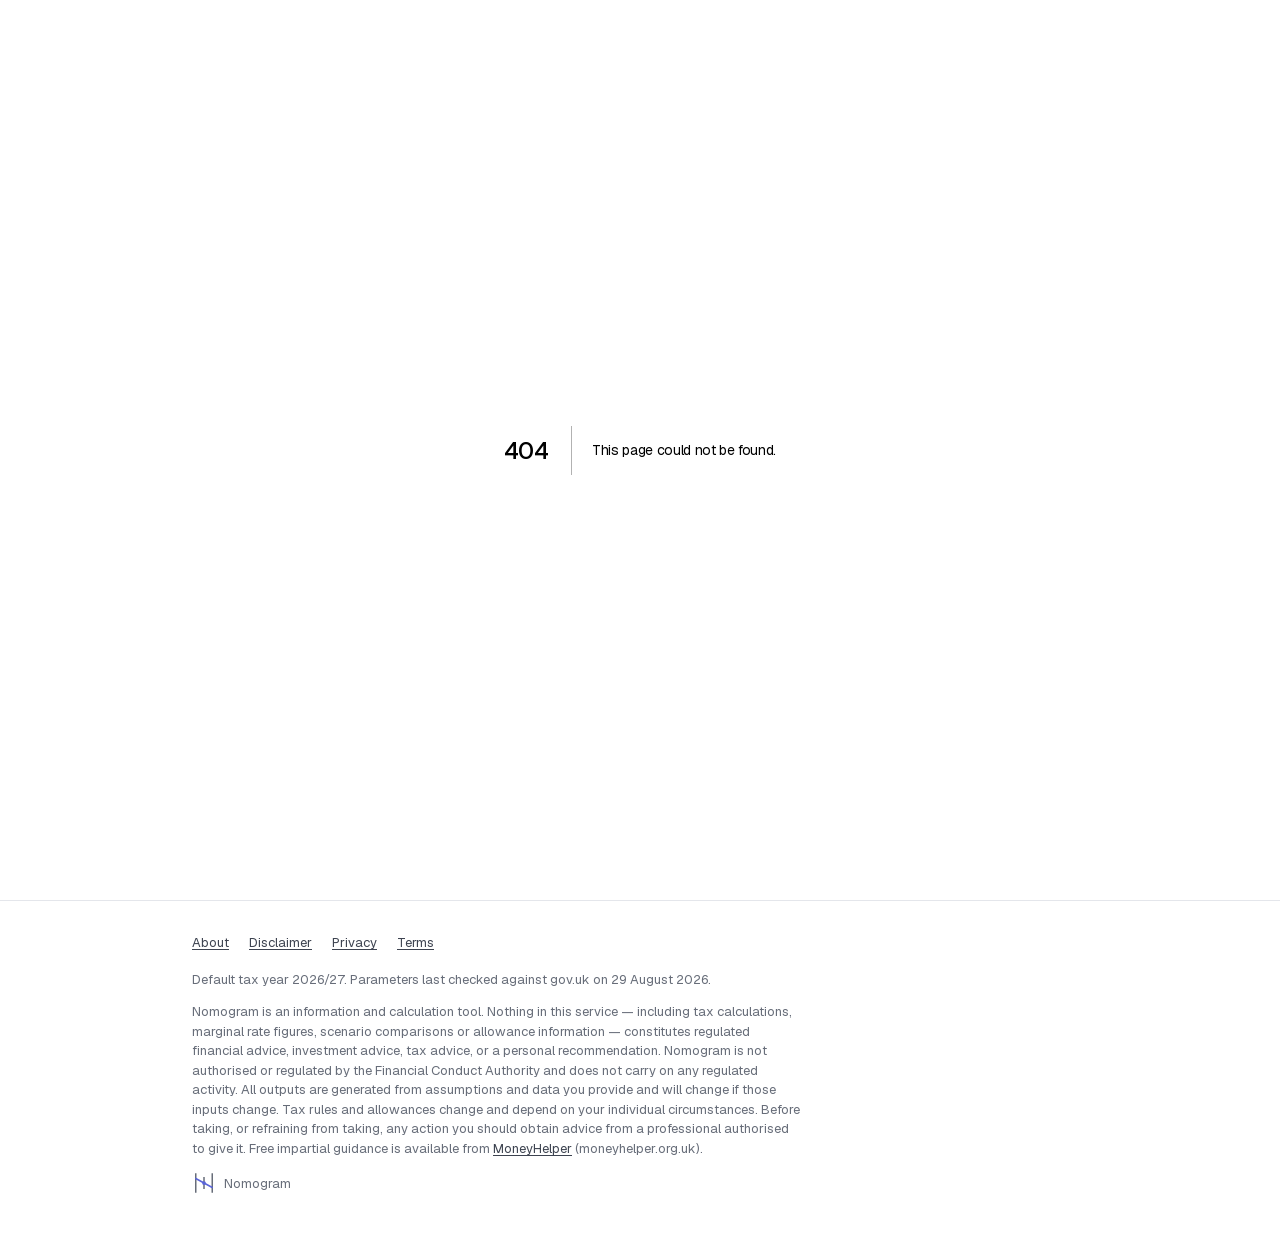
<file: 404/index.html>
<!DOCTYPE html><!--h3QHPzlYA_Q6RnRgROIUD--><html lang="en-GB" class="__variable_8eaea4 __variable_8c25df" style="--font-display:var(--font-sans-loaded), ui-sans-serif, system-ui, sans-serif;--font-sans:var(--font-sans-loaded), ui-sans-serif, system-ui, sans-serif;--font-mono:var(--font-mono-loaded), ui-monospace, Menlo, monospace"><head><meta charSet="utf-8"/><meta name="viewport" content="width=device-width, initial-scale=1"/><link rel="preload" href="/_next/static/media/22a5144ee8d83bca-s.p.woff2" as="font" crossorigin="" type="font/woff2"/><link rel="preload" href="/_next/static/media/7d4881bb7e1bf84d-s.p.woff2" as="font" crossorigin="" type="font/woff2"/><link rel="stylesheet" href="/_next/static/css/2e6db07599fcc16e.css" data-precedence="next"/><link rel="preload" as="script" fetchPriority="low" href="/_next/static/chunks/webpack-195b369c034ba6aa.js"/><script src="/_next/static/chunks/c5c04770-f5ee545c45f72629.js" async=""></script><script src="/_next/static/chunks/489-721d8b015c2c4524.js" async=""></script><script src="/_next/static/chunks/main-app-4010323440d5b3e1.js" async=""></script><script src="/_next/static/chunks/103-1f6cc3c786203286.js" async=""></script><script src="/_next/static/chunks/app/layout-7a48837bea24d53b.js" async=""></script><title>404: This page could not be found.</title><meta name="robots" content="noindex"/><meta name="next-size-adjust" content=""/><title>Nomogram — your financial position, priced daily, read against every UK tax rule</title><meta name="description" content="Track what you own and owe, value ISA, GIA and pension holdings at each London close, and see what the next £1 is charged — the 60% band, the £100k childcare cliff, the Child Benefit charge. Free marginal tax rate calculator included. Calculated on your device."/><meta name="application-name" content="Nomogram"/><meta name="keywords" content="60% tax trap,£100k tax calculator,marginal tax rate calculator UK,personal allowance taper,salary sacrifice calculator,childcare cliff £100,000,Scottish income tax calculator"/><meta name="robots" content="index, follow"/><meta property="og:title" content="Nomogram — your financial position, priced daily"/><meta property="og:description" content="Holdings valued at each close, every UK tax rule that applies to you, and a projection to the year you stop. Free marginal rate calculator included."/><meta property="og:site_name" content="Nomogram"/><meta property="og:locale" content="en_GB"/><meta property="og:image:alt" content="The marginal rate on the next £1 of UK salary, from £0 to £160,000, with the band where the personal allowance is withdrawn picked out."/><meta property="og:image:type" content="image/png"/><meta property="og:image" content="https://nomogram.uk/opengraph-image?9626bb7cdd72bed1"/><meta property="og:image:width" content="1200"/><meta property="og:image:height" content="630"/><meta property="og:type" content="website"/><meta name="twitter:card" content="summary_large_image"/><meta name="twitter:title" content="Nomogram — your financial position, priced daily"/><meta name="twitter:description" content="Every holding priced, every rule applied, calculated on your device."/><meta name="twitter:image:alt" content="The marginal rate on the next £1 of UK salary, from £0 to £160,000, with the band where the personal allowance is withdrawn picked out."/><meta name="twitter:image:type" content="image/png"/><meta name="twitter:image" content="https://nomogram.uk/opengraph-image?9626bb7cdd72bed1"/><meta name="twitter:image:width" content="1200"/><meta name="twitter:image:height" content="630"/><link rel="icon" href="/icon.svg"/><script src="/_next/static/chunks/polyfills-42372ed130431b0a.js" noModule=""></script></head><body><div hidden=""><!--$--><!--/$--></div><a href="#calculator" class="skip-link">Skip to the calculator</a><div style="font-family:system-ui,&quot;Segoe UI&quot;,Roboto,Helvetica,Arial,sans-serif,&quot;Apple Color Emoji&quot;,&quot;Segoe UI Emoji&quot;;height:100vh;text-align:center;display:flex;flex-direction:column;align-items:center;justify-content:center"><div><style>body{color:#000;background:#fff;margin:0}.next-error-h1{border-right:1px solid rgba(0,0,0,.3)}@media (prefers-color-scheme:dark){body{color:#fff;background:#000}.next-error-h1{border-right:1px solid rgba(255,255,255,.3)}}</style><h1 class="next-error-h1" style="display:inline-block;margin:0 20px 0 0;padding:0 23px 0 0;font-size:24px;font-weight:500;vertical-align:top;line-height:49px">404</h1><div style="display:inline-block"><h2 style="font-size:14px;font-weight:400;line-height:49px;margin:0">This page could not be found.</h2></div></div></div><!--$--><!--/$--><footer class="footer"><div class="shell"><ul class="footer-links"><li><a href="/about/">About</a></li><li><a href="/disclaimer/">Disclaimer</a></li><li><a href="/privacy/">Privacy</a></li><li><a href="/terms/">Terms</a></li></ul><p class="disclaimer">Default tax year <!-- -->2026/27<!-- -->. Parameters last checked against gov.uk on <!-- -->29 August 2026<!-- -->.</p><p class="disclaimer">Nomogram is an information and calculation tool. Nothing in this service — including tax calculations, marginal rate figures, scenario comparisons or allowance information — constitutes regulated financial advice, investment advice, tax advice, or a personal recommendation. Nomogram is not authorised or regulated by the Financial Conduct Authority and does not carry on any regulated activity. All outputs are generated from assumptions and data you provide and will change if those inputs change. Tax rules and allowances change and depend on your individual circumstances. Before taking, or refraining from taking, any action you should obtain advice from a professional authorised to give it. Free impartial guidance is available from<!-- --> <a href="https://www.moneyhelper.org.uk" rel="noreferrer">MoneyHelper</a> <!-- -->(moneyhelper.org.uk).</p><p class="disclaimer" style="display:flex;align-items:center;gap:0.5rem"><svg width="24" height="24" viewBox="0 0 32 32" fill="none" role="presentation" aria-hidden="true"><line x1="5" y1="4" x2="5" y2="28" stroke="currentColor" stroke-width="2" stroke-linecap="square"></line><line x1="16" y1="9" x2="16" y2="23" stroke="currentColor" stroke-width="2" stroke-linecap="square"></line><line x1="27" y1="4" x2="27" y2="28" stroke="currentColor" stroke-width="2" stroke-linecap="square"></line><line x1="5" y1="10" x2="27" y2="22" stroke="var(--green-2)" stroke-width="2" stroke-linecap="round"></line><circle cx="16" cy="16" r="2.5" fill="var(--green-2)"></circle></svg> Nomogram</p></div></footer><script defer="" src="https://static.cloudflareinsights.com/beacon.min.js" data-cf-beacon="{&quot;token&quot;: &quot;4018852cebeb4f7da751a47dce820971&quot;}"></script><script src="/_next/static/chunks/webpack-195b369c034ba6aa.js" id="_R_" async=""></script><script>(self.__next_f=self.__next_f||[]).push([0])</script><script>self.__next_f.push([1,"1:\"$Sreact.fragment\"\n2:I[2138,[],\"\"]\n3:I[1016,[],\"\"]\n4:I[3103,[\"103\",\"static/chunks/103-1f6cc3c786203286.js\",\"177\",\"static/chunks/app/layout-7a48837bea24d53b.js\"],\"\"]\n9:I[6850,[],\"\"]\n:HL[\"/_next/static/media/22a5144ee8d83bca-s.p.woff2\",\"font\",{\"crossOrigin\":\"\",\"type\":\"font/woff2\"}]\n:HL[\"/_next/static/media/7d4881bb7e1bf84d-s.p.woff2\",\"font\",{\"crossOrigin\":\"\",\"type\":\"font/woff2\"}]\n:HL[\"/_next/static/css/2e6db07599fcc16e.css\",\"style\"]\n"])</script><script>self.__next_f.push([1,"0:{\"P\":null,\"b\":\"h3QHPzlYA-Q6RnRgROIUD\",\"p\":\"\",\"c\":[\"\",\"_not-found\",\"\"],\"i\":false,\"f\":[[[\"\",{\"children\":[\"/_not-found\",{\"children\":[\"__PAGE__\",{}]}]},\"$undefined\",\"$undefined\",true],[\"\",[\"$\",\"$1\",\"c\",{\"children\":[[[\"$\",\"link\",\"0\",{\"rel\":\"stylesheet\",\"href\":\"/_next/static/css/2e6db07599fcc16e.css\",\"precedence\":\"next\",\"crossOrigin\":\"$undefined\",\"nonce\":\"$undefined\"}]],[\"$\",\"html\",null,{\"lang\":\"en-GB\",\"className\":\"__variable_8eaea4 __variable_8c25df\",\"style\":{\"--font-display\":\"var(--font-sans-loaded), ui-sans-serif, system-ui, sans-serif\",\"--font-sans\":\"var(--font-sans-loaded), ui-sans-serif, system-ui, sans-serif\",\"--font-mono\":\"var(--font-mono-loaded), ui-monospace, Menlo, monospace\"},\"children\":[\"$\",\"body\",null,{\"children\":[[\"$\",\"a\",null,{\"href\":\"#calculator\",\"className\":\"skip-link\",\"children\":\"Skip to the calculator\"}],[\"$\",\"$L2\",null,{\"parallelRouterKey\":\"children\",\"error\":\"$undefined\",\"errorStyles\":\"$undefined\",\"errorScripts\":\"$undefined\",\"template\":[\"$\",\"$L3\",null,{}],\"templateStyles\":\"$undefined\",\"templateScripts\":\"$undefined\",\"notFound\":\"$undefined\",\"forbidden\":\"$undefined\",\"unauthorized\":\"$undefined\"}],[\"$\",\"footer\",null,{\"className\":\"footer\",\"children\":[\"$\",\"div\",null,{\"className\":\"shell\",\"children\":[[\"$\",\"ul\",null,{\"className\":\"footer-links\",\"children\":[[\"$\",\"li\",null,{\"children\":[\"$\",\"$L4\",null,{\"href\":\"/about/\",\"children\":\"About\"}]}],[\"$\",\"li\",null,{\"children\":[\"$\",\"$L4\",null,{\"href\":\"/disclaimer/\",\"children\":\"Disclaimer\"}]}],[\"$\",\"li\",null,{\"children\":[\"$\",\"$L4\",null,{\"href\":\"/privacy/\",\"children\":\"Privacy\"}]}],[\"$\",\"li\",null,{\"children\":[\"$\",\"$L4\",null,{\"href\":\"/terms/\",\"children\":\"Terms\"}]}]]}],[\"$\",\"p\",null,{\"className\":\"disclaimer\",\"children\":[\"Default tax year \",\"2026/27\",\". Parameters last checked against gov.uk on \",\"29 August 2026\",\".\"]}],[\"$\",\"p\",null,{\"className\":\"disclaimer\",\"children\":[\"Nomogram is an information and calculation tool. Nothing in this service — including tax calculations, marginal rate figures, scenario comparisons or allowance information — constitutes regulated financial advice, investment advice, tax advice, or a personal recommendation. Nomogram is not authorised or regulated by the Financial Conduct Authority and does not carry on any regulated activity. All outputs are generated from assumptions and data you provide and will change if those inputs change. Tax rules and allowances change and depend on your individual circumstances. Before taking, or refraining from taking, any action you should obtain advice from a professional authorised to give it. Free impartial guidance is available from\",\" \",[\"$\",\"a\",null,{\"href\":\"https://www.moneyhelper.org.uk\",\"rel\":\"noreferrer\",\"children\":\"MoneyHelper\"}],\" \",\"(moneyhelper.org.uk).\"]}],[\"$\",\"p\",null,{\"className\":\"disclaimer\",\"style\":{\"display\":\"flex\",\"alignItems\":\"center\",\"gap\":\"0.5rem\"},\"children\":[[\"$\",\"svg\",null,{\"width\":24,\"height\":24,\"viewBox\":\"0 0 32 32\",\"fill\":\"none\",\"role\":\"presentation\",\"aria-hidden\":true,\"aria-label\":\"$undefined\",\"children\":[[\"$\",\"line\",null,{\"x1\":\"5\",\"y1\":\"4\",\"x2\":\"5\",\"y2\":\"28\",\"stroke\":\"currentColor\",\"strokeWidth\":\"2\",\"strokeLinecap\":\"square\"}],[\"$\",\"line\",null,{\"x1\":\"16\",\"y1\":\"9\",\"x2\":\"16\",\"y2\":\"23\",\"stroke\":\"currentColor\",\"strokeWidth\":\"2\",\"strokeLinecap\":\"square\"}],[\"$\",\"line\",null,{\"x1\":\"27\",\"y1\":\"4\",\"x2\":\"27\",\"y2\":\"28\",\"stroke\":\"currentColor\",\"strokeWidth\":\"2\",\"strokeLinecap\":\"square\"}],[\"$\",\"line\",null,{\"x1\":\"5\",\"y1\":\"10\",\"x2\":\"27\",\"y2\":\"22\",\"stroke\":\"var(--green-2)\",\"strokeWidth\":\"2\",\"strokeLinecap\":\"round\"}],[\"$\",\"circle\",null,{\"cx\":\"16\",\"cy\":\"16\",\"r\":\"2.5\",\"fill\":\"var(--green-2)\"}]]}],\" Nomogram\"]}]]}]}],[\"$\",\"script\",null,{\"defer\":true,\"src\":\"https://static.cloudflareinsights.com/beacon.min.js\",\"data-cf-beacon\":\"{\\\"token\\\": \\\"4018852cebeb4f7da751a47dce820971\\\"}\"}]]}]}]]}],{\"children\":[\"/_not-found\",[\"$\",\"$1\",\"c\",{\"children\":[null,[\"$\",\"$L2\",null,{\"parallelRouterKey\":\"children\",\"error\":\"$undefined\",\"errorStyles\":\"$undefined\",\"errorScripts\":\"$undefined\",\"template\":[\"$\",\"$L3\",null,{}],\"templateStyles\":\"$undefined\",\"templateScripts\":\"$undefined\",\"notFound\":\"$undefined\",\"forbidden\":\"$undefined\",\"unauthorized\":\"$undefined\"}]]}],{\"children\":[\"__PAGE__\",[\"$\",\"$1\",\"c\",{\"children\":[[[\"$\",\"title\",null,{\"children\":\"404: This page could not be found.\"}],[\"$\",\"div\",null,{\"style\":{\"fontFamily\":\"system-ui,\\\"Segoe UI\\\",Roboto,Helvetica,Arial,sans-serif,\\\"Apple Color Emoji\\\",\\\"Segoe UI Emoji\\\"\",\"height\":\"100vh\",\"textAlign\":\"center\",\"display\":\"flex\",\"flexDirection\":\"column\",\"alignItems\":\"center\",\"justifyContent\":\"center\"},\"children\":[\"$\",\"div\",null,{\"children\":[[\"$\",\"style\",null,{\"dangerouslySetInnerHTML\":{\"__html\":\"body{color:#000;background:#fff;margin:0}.next-error-h1{border-right:1px solid rgba(0,0,0,.3)}@media (prefers-color-scheme:dark){body{color:#fff;background:#000}.next-error-h1{border-right:1px solid rgba(255,255,255,.3)}}\"}}],\"$L5\",\"$L6\"]}]}]],null,\"$L7\"]}],{},null,false]},null,false]},null,false],\"$L8\",false]],\"m\":\"$undefined\",\"G\":[\"$9\",[]],\"s\":false,\"S\":true}\n"])</script><script>self.__next_f.push([1,"a:I[1123,[],\"OutletBoundary\"]\nc:I[6946,[],\"AsyncMetadataOutlet\"]\ne:I[1123,[],\"ViewportBoundary\"]\n10:I[1123,[],\"MetadataBoundary\"]\n11:\"$Sreact.suspense\"\n5:[\"$\",\"h1\",null,{\"className\":\"next-error-h1\",\"style\":{\"display\":\"inline-block\",\"margin\":\"0 20px 0 0\",\"padding\":\"0 23px 0 0\",\"fontSize\":24,\"fontWeight\":500,\"verticalAlign\":\"top\",\"lineHeight\":\"49px\"},\"children\":404}]\n6:[\"$\",\"div\",null,{\"style\":{\"display\":\"inline-block\"},\"children\":[\"$\",\"h2\",null,{\"style\":{\"fontSize\":14,\"fontWeight\":400,\"lineHeight\":\"49px\",\"margin\":0},\"children\":\"This page could not be found.\"}]}]\n7:[\"$\",\"$La\",null,{\"children\":[\"$Lb\",[\"$\",\"$Lc\",null,{\"promise\":\"$@d\"}]]}]\n8:[\"$\",\"$1\",\"h\",{\"children\":[[\"$\",\"meta\",null,{\"name\":\"robots\",\"content\":\"noindex\"}],[[\"$\",\"$Le\",null,{\"children\":\"$Lf\"}],[\"$\",\"meta\",null,{\"name\":\"next-size-adjust\",\"content\":\"\"}]],[\"$\",\"$L10\",null,{\"children\":[\"$\",\"div\",null,{\"hidden\":true,\"children\":[\"$\",\"$11\",null,{\"fallback\":null,\"children\":\"$L12\"}]}]}]]}]\n"])</script><script>self.__next_f.push([1,"f:[[\"$\",\"meta\",\"0\",{\"charSet\":\"utf-8\"}],[\"$\",\"meta\",\"1\",{\"name\":\"viewport\",\"content\":\"width=device-width, initial-scale=1\"}]]\nb:null\n"])</script><script>self.__next_f.push([1,"13:I[3338,[],\"IconMark\"]\n"])</script><script>self.__next_f.push([1,"d:{\"metadata\":[[\"$\",\"title\",\"0\",{\"children\":\"Nomogram — your financial position, priced daily, read against every UK tax rule\"}],[\"$\",\"meta\",\"1\",{\"name\":\"description\",\"content\":\"Track what you own and owe, value ISA, GIA and pension holdings at each London close, and see what the next £1 is charged — the 60% band, the £100k childcare cliff, the Child Benefit charge. Free marginal tax rate calculator included. Calculated on your device.\"}],[\"$\",\"meta\",\"2\",{\"name\":\"application-name\",\"content\":\"Nomogram\"}],[\"$\",\"meta\",\"3\",{\"name\":\"keywords\",\"content\":\"60% tax trap,£100k tax calculator,marginal tax rate calculator UK,personal allowance taper,salary sacrifice calculator,childcare cliff £100,000,Scottish income tax calculator\"}],[\"$\",\"meta\",\"4\",{\"name\":\"robots\",\"content\":\"index, follow\"}],[\"$\",\"meta\",\"5\",{\"property\":\"og:title\",\"content\":\"Nomogram — your financial position, priced daily\"}],[\"$\",\"meta\",\"6\",{\"property\":\"og:description\",\"content\":\"Holdings valued at each close, every UK tax rule that applies to you, and a projection to the year you stop. Free marginal rate calculator included.\"}],[\"$\",\"meta\",\"7\",{\"property\":\"og:site_name\",\"content\":\"Nomogram\"}],[\"$\",\"meta\",\"8\",{\"property\":\"og:locale\",\"content\":\"en_GB\"}],[\"$\",\"meta\",\"9\",{\"property\":\"og:image:alt\",\"content\":\"The marginal rate on the next £1 of UK salary, from £0 to £160,000, with the band where the personal allowance is withdrawn picked out.\"}],[\"$\",\"meta\",\"10\",{\"property\":\"og:image:type\",\"content\":\"image/png\"}],[\"$\",\"meta\",\"11\",{\"property\":\"og:image\",\"content\":\"https://nomogram.uk/opengraph-image?9626bb7cdd72bed1\"}],[\"$\",\"meta\",\"12\",{\"property\":\"og:image:width\",\"content\":\"1200\"}],[\"$\",\"meta\",\"13\",{\"property\":\"og:image:height\",\"content\":\"630\"}],[\"$\",\"meta\",\"14\",{\"property\":\"og:type\",\"content\":\"website\"}],[\"$\",\"meta\",\"15\",{\"name\":\"twitter:card\",\"content\":\"summary_large_image\"}],[\"$\",\"meta\",\"16\",{\"name\":\"twitter:title\",\"content\":\"Nomogram — your financial position, priced daily\"}],[\"$\",\"meta\",\"17\",{\"name\":\"twitter:description\",\"content\":\"Every holding priced, every rule applied, calculated on your device.\"}],[\"$\",\"meta\",\"18\",{\"name\":\"twitter:image:alt\",\"content\":\"The marginal rate on the next £1 of UK salary, from £0 to £160,000, with the band where the personal allowance is withdrawn picked out.\"}],[\"$\",\"meta\",\"19\",{\"name\":\"twitter:image:type\",\"content\":\"image/png\"}],[\"$\",\"meta\",\"20\",{\"name\":\"twitter:image\",\"content\":\"https://nomogram.uk/opengraph-image?9626bb7cdd72bed1\"}],[\"$\",\"meta\",\"21\",{\"name\":\"twitter:image:width\",\"content\":\"1200\"}],[\"$\",\"meta\",\"22\",{\"name\":\"twitter:image:height\",\"content\":\"630\"}],[\"$\",\"link\",\"23\",{\"rel\":\"icon\",\"href\":\"/icon.svg\"}],[\"$\",\"$L13\",\"24\",{}]],\"error\":null,\"digest\":\"$undefined\"}\n"])</script><script>self.__next_f.push([1,"12:\"$d:metadata\"\n"])</script></body></html>
</file>
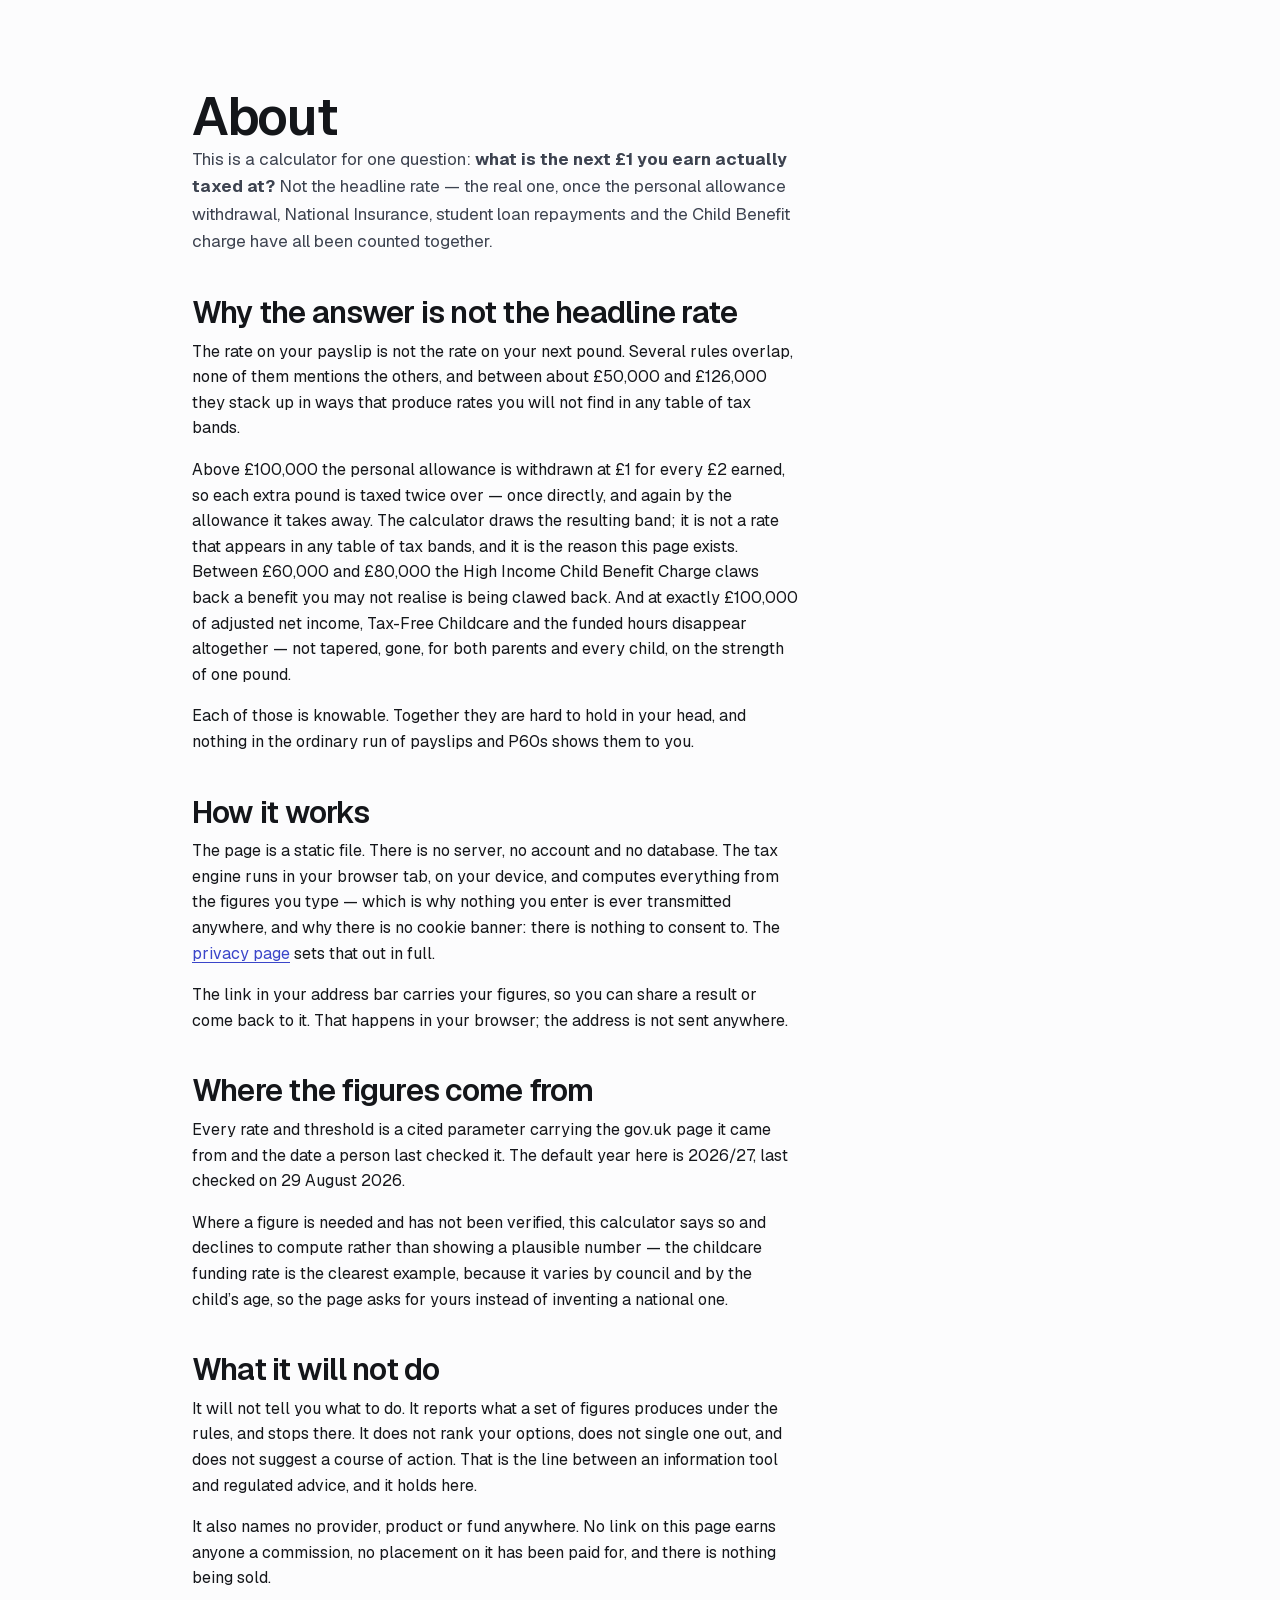
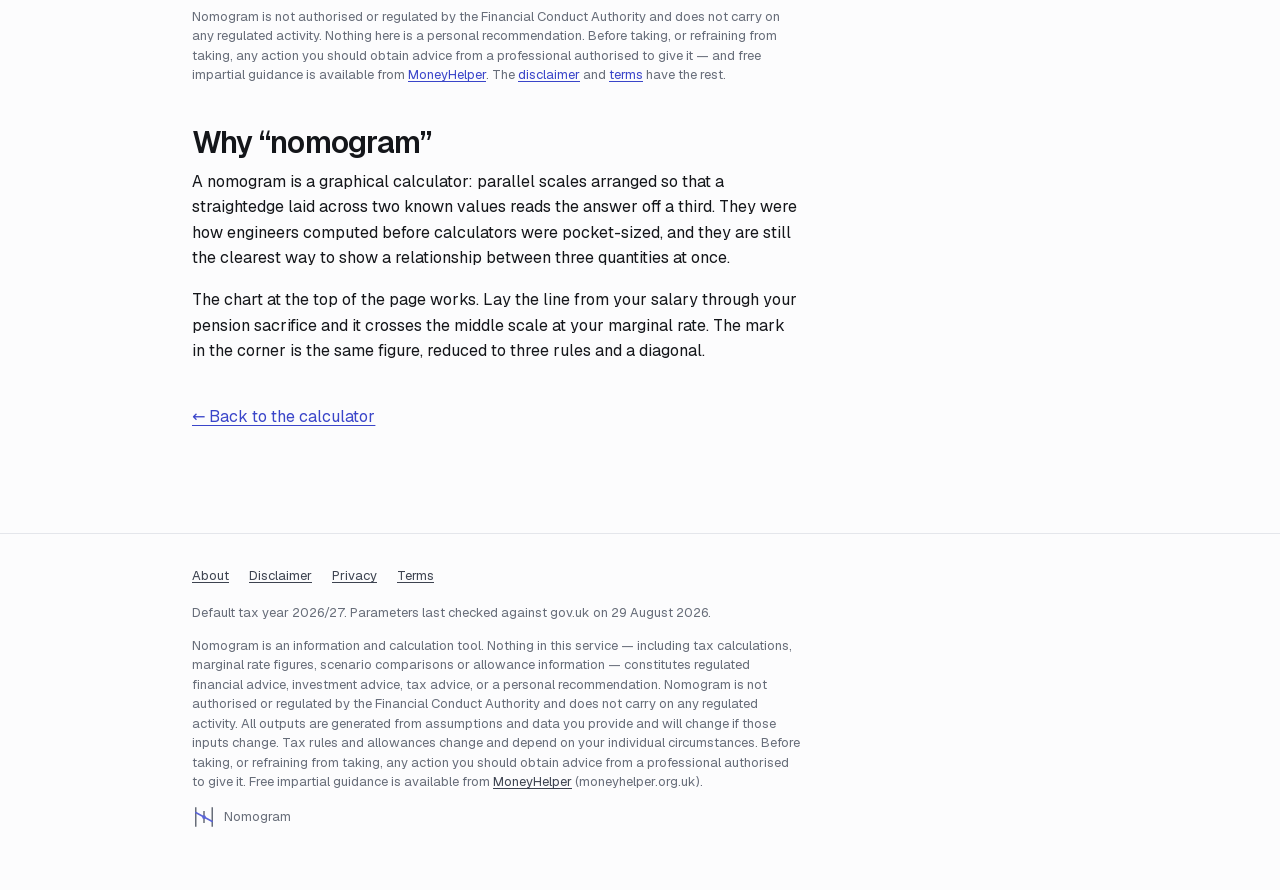
<file: about/index.html>
<!DOCTYPE html><!--h3QHPzlYA_Q6RnRgROIUD--><html lang="en-GB" class="__variable_8eaea4 __variable_8c25df" style="--font-display:var(--font-sans-loaded), ui-sans-serif, system-ui, sans-serif;--font-sans:var(--font-sans-loaded), ui-sans-serif, system-ui, sans-serif;--font-mono:var(--font-mono-loaded), ui-monospace, Menlo, monospace"><head><meta charSet="utf-8"/><meta name="viewport" content="width=device-width, initial-scale=1"/><link rel="preload" href="/_next/static/media/22a5144ee8d83bca-s.p.woff2" as="font" crossorigin="" type="font/woff2"/><link rel="preload" href="/_next/static/media/7d4881bb7e1bf84d-s.p.woff2" as="font" crossorigin="" type="font/woff2"/><link rel="stylesheet" href="/_next/static/css/2e6db07599fcc16e.css" data-precedence="next"/><link rel="preload" as="script" fetchPriority="low" href="/_next/static/chunks/webpack-195b369c034ba6aa.js"/><script src="/_next/static/chunks/c5c04770-f5ee545c45f72629.js" async=""></script><script src="/_next/static/chunks/489-721d8b015c2c4524.js" async=""></script><script src="/_next/static/chunks/main-app-4010323440d5b3e1.js" async=""></script><script src="/_next/static/chunks/103-1f6cc3c786203286.js" async=""></script><script src="/_next/static/chunks/app/about/page-8ebcf66c37cc4f8c.js" async=""></script><meta name="next-size-adjust" content=""/><title>About | Nomogram</title><meta name="description" content="What this calculator is, how it works, where its figures come from, and what it deliberately will not do."/><meta name="application-name" content="Nomogram"/><meta name="keywords" content="60% tax trap,£100k tax calculator,marginal tax rate calculator UK,personal allowance taper,salary sacrifice calculator,childcare cliff £100,000,Scottish income tax calculator"/><meta name="robots" content="index, follow"/><meta property="og:title" content="Nomogram — your financial position, priced daily"/><meta property="og:description" content="Holdings valued at each close, every UK tax rule that applies to you, and a projection to the year you stop. Free marginal rate calculator included."/><meta property="og:site_name" content="Nomogram"/><meta property="og:locale" content="en_GB"/><meta property="og:image:alt" content="The marginal rate on the next £1 of UK salary, from £0 to £160,000, with the band where the personal allowance is withdrawn picked out."/><meta property="og:image:type" content="image/png"/><meta property="og:image" content="https://nomogram.uk/opengraph-image?9626bb7cdd72bed1"/><meta property="og:image:width" content="1200"/><meta property="og:image:height" content="630"/><meta property="og:type" content="website"/><meta name="twitter:card" content="summary_large_image"/><meta name="twitter:title" content="Nomogram — your financial position, priced daily"/><meta name="twitter:description" content="Every holding priced, every rule applied, calculated on your device."/><meta name="twitter:image:alt" content="The marginal rate on the next £1 of UK salary, from £0 to £160,000, with the band where the personal allowance is withdrawn picked out."/><meta name="twitter:image:type" content="image/png"/><meta name="twitter:image" content="https://nomogram.uk/opengraph-image?9626bb7cdd72bed1"/><meta name="twitter:image:width" content="1200"/><meta name="twitter:image:height" content="630"/><link rel="icon" href="/icon.svg"/><script src="/_next/static/chunks/polyfills-42372ed130431b0a.js" noModule=""></script></head><body><div hidden=""><!--$--><!--/$--></div><a href="#calculator" class="skip-link">Skip to the calculator</a><main class="shell"><section class="section"><h1>About</h1><p style="font-size:1.0625rem;color:var(--ink-2)">This is a calculator for one question: <strong>what is the next £1 you earn actually taxed at?</strong> Not the headline rate — the real one, once the personal allowance withdrawal, National Insurance, student loan repayments and the Child Benefit charge have all been counted together.</p><h2 style="margin-top:2.5rem">Why the answer is not the headline rate</h2><p>The rate on your payslip is not the rate on your next pound. Several rules overlap, none of them mentions the others, and between about £50,000 and £126,000 they stack up in ways that produce rates you will not find in any table of tax bands.</p><p>Above £100,000 the personal allowance is withdrawn at £1 for every £2 earned, so each extra pound is taxed twice over — once directly, and again by the allowance it takes away. The calculator draws the resulting band; it is not a rate that appears in any table of tax bands, and it is the reason this page exists. Between £60,000 and £80,000 the High Income Child Benefit Charge claws back a benefit you may not realise is being clawed back. And at exactly £100,000 of adjusted net income, Tax-Free Childcare and the funded hours disappear altogether — not tapered, gone, for both parents and every child, on the strength of one pound.</p><p>Each of those is knowable. Together they are hard to hold in your head, and nothing in the ordinary run of payslips and P60s shows them to you.</p><h2 style="margin-top:2.5rem">How it works</h2><p>The page is a static file. There is no server, no account and no database. The tax engine runs in your browser tab, on your device, and computes everything from the figures you type — which is why nothing you enter is ever transmitted anywhere, and why there is no cookie banner: there is nothing to consent to. The<!-- --> <a href="/privacy/">privacy page</a> sets that out in full.</p><p>The link in your address bar carries your figures, so you can share a result or come back to it. That happens in your browser; the address is not sent anywhere.</p><h2 style="margin-top:2.5rem">Where the figures come from</h2><p>Every rate and threshold is a cited parameter carrying the gov.uk page it came from and the date a person last checked it. The default year here is<!-- --> <!-- -->2026/27<!-- -->, last checked on<!-- --> <!-- -->29 August 2026<!-- -->.</p><p>Where a figure is needed and has not been verified, this calculator says so and declines to compute rather than showing a plausible number — the childcare funding rate is the clearest example, because it varies by council and by the child’s age, so the page asks for yours instead of inventing a national one.</p><h2 style="margin-top:2.5rem">What it will not do</h2><p>It will not tell you what to do. It reports what a set of figures produces under the rules, and stops there. It does not rank your options, does not single one out, and does not suggest a course of action. That is the line between an information tool and regulated advice, and it holds here.</p><p>It also names no provider, product or fund anywhere. No link on this page earns anyone a commission, no placement on it has been paid for, and there is nothing being sold.</p><p class="disclaimer">Nomogram is not authorised or regulated by the Financial Conduct Authority and does not carry on any regulated activity. Nothing here is a personal recommendation. Before taking, or refraining from taking, any action you should obtain advice from a professional authorised to give it — and free impartial guidance is available from<!-- --> <a href="https://www.moneyhelper.org.uk" rel="noreferrer">MoneyHelper</a>. The <a href="/disclaimer/">disclaimer</a> and<!-- --> <a href="/terms/">terms</a> have the rest.</p><h2 style="margin-top:2.5rem">Why “nomogram”</h2><p>A nomogram is a graphical calculator: parallel scales arranged so that a straightedge laid across two known values reads the answer off a third. They were how engineers computed before calculators were pocket-sized, and they are still the clearest way to show a relationship between three quantities at once.</p><p>The chart at the top of the page works. Lay the line from your salary through your pension sacrifice and it crosses the middle scale at your marginal rate. The mark in the corner is the same figure, reduced to three rules and a diagonal.</p><p style="margin-top:2.5rem"><a href="/">← Back to the calculator</a></p></section></main><!--$--><!--/$--><footer class="footer"><div class="shell"><ul class="footer-links"><li><a href="/about/">About</a></li><li><a href="/disclaimer/">Disclaimer</a></li><li><a href="/privacy/">Privacy</a></li><li><a href="/terms/">Terms</a></li></ul><p class="disclaimer">Default tax year <!-- -->2026/27<!-- -->. Parameters last checked against gov.uk on <!-- -->29 August 2026<!-- -->.</p><p class="disclaimer">Nomogram is an information and calculation tool. Nothing in this service — including tax calculations, marginal rate figures, scenario comparisons or allowance information — constitutes regulated financial advice, investment advice, tax advice, or a personal recommendation. Nomogram is not authorised or regulated by the Financial Conduct Authority and does not carry on any regulated activity. All outputs are generated from assumptions and data you provide and will change if those inputs change. Tax rules and allowances change and depend on your individual circumstances. Before taking, or refraining from taking, any action you should obtain advice from a professional authorised to give it. Free impartial guidance is available from<!-- --> <a href="https://www.moneyhelper.org.uk" rel="noreferrer">MoneyHelper</a> <!-- -->(moneyhelper.org.uk).</p><p class="disclaimer" style="display:flex;align-items:center;gap:0.5rem"><svg width="24" height="24" viewBox="0 0 32 32" fill="none" role="presentation" aria-hidden="true"><line x1="5" y1="4" x2="5" y2="28" stroke="currentColor" stroke-width="2" stroke-linecap="square"></line><line x1="16" y1="9" x2="16" y2="23" stroke="currentColor" stroke-width="2" stroke-linecap="square"></line><line x1="27" y1="4" x2="27" y2="28" stroke="currentColor" stroke-width="2" stroke-linecap="square"></line><line x1="5" y1="10" x2="27" y2="22" stroke="var(--green-2)" stroke-width="2" stroke-linecap="round"></line><circle cx="16" cy="16" r="2.5" fill="var(--green-2)"></circle></svg> Nomogram</p></div></footer><script defer="" src="https://static.cloudflareinsights.com/beacon.min.js" data-cf-beacon="{&quot;token&quot;: &quot;4018852cebeb4f7da751a47dce820971&quot;}"></script><script src="/_next/static/chunks/webpack-195b369c034ba6aa.js" id="_R_" async=""></script><script>(self.__next_f=self.__next_f||[]).push([0])</script><script>self.__next_f.push([1,"1:\"$Sreact.fragment\"\n2:I[2138,[],\"\"]\n3:I[1016,[],\"\"]\n4:I[3103,[\"103\",\"static/chunks/103-1f6cc3c786203286.js\",\"220\",\"static/chunks/app/about/page-8ebcf66c37cc4f8c.js\"],\"\"]\na:I[6850,[],\"\"]\n:HL[\"/_next/static/media/22a5144ee8d83bca-s.p.woff2\",\"font\",{\"crossOrigin\":\"\",\"type\":\"font/woff2\"}]\n:HL[\"/_next/static/media/7d4881bb7e1bf84d-s.p.woff2\",\"font\",{\"crossOrigin\":\"\",\"type\":\"font/woff2\"}]\n:HL[\"/_next/static/css/2e6db07599fcc16e.css\",\"style\"]\n"])</script><script>self.__next_f.push([1,"0:{\"P\":null,\"b\":\"h3QHPzlYA-Q6RnRgROIUD\",\"p\":\"\",\"c\":[\"\",\"about\",\"\"],\"i\":false,\"f\":[[[\"\",{\"children\":[\"about\",{\"children\":[\"__PAGE__\",{}]}]},\"$undefined\",\"$undefined\",true],[\"\",[\"$\",\"$1\",\"c\",{\"children\":[[[\"$\",\"link\",\"0\",{\"rel\":\"stylesheet\",\"href\":\"/_next/static/css/2e6db07599fcc16e.css\",\"precedence\":\"next\",\"crossOrigin\":\"$undefined\",\"nonce\":\"$undefined\"}]],[\"$\",\"html\",null,{\"lang\":\"en-GB\",\"className\":\"__variable_8eaea4 __variable_8c25df\",\"style\":{\"--font-display\":\"var(--font-sans-loaded), ui-sans-serif, system-ui, sans-serif\",\"--font-sans\":\"var(--font-sans-loaded), ui-sans-serif, system-ui, sans-serif\",\"--font-mono\":\"var(--font-mono-loaded), ui-monospace, Menlo, monospace\"},\"children\":[\"$\",\"body\",null,{\"children\":[[\"$\",\"a\",null,{\"href\":\"#calculator\",\"className\":\"skip-link\",\"children\":\"Skip to the calculator\"}],[\"$\",\"$L2\",null,{\"parallelRouterKey\":\"children\",\"error\":\"$undefined\",\"errorStyles\":\"$undefined\",\"errorScripts\":\"$undefined\",\"template\":[\"$\",\"$L3\",null,{}],\"templateStyles\":\"$undefined\",\"templateScripts\":\"$undefined\",\"notFound\":[[[\"$\",\"title\",null,{\"children\":\"404: This page could not be found.\"}],[\"$\",\"div\",null,{\"style\":{\"fontFamily\":\"system-ui,\\\"Segoe UI\\\",Roboto,Helvetica,Arial,sans-serif,\\\"Apple Color Emoji\\\",\\\"Segoe UI Emoji\\\"\",\"height\":\"100vh\",\"textAlign\":\"center\",\"display\":\"flex\",\"flexDirection\":\"column\",\"alignItems\":\"center\",\"justifyContent\":\"center\"},\"children\":[\"$\",\"div\",null,{\"children\":[[\"$\",\"style\",null,{\"dangerouslySetInnerHTML\":{\"__html\":\"body{color:#000;background:#fff;margin:0}.next-error-h1{border-right:1px solid rgba(0,0,0,.3)}@media (prefers-color-scheme:dark){body{color:#fff;background:#000}.next-error-h1{border-right:1px solid rgba(255,255,255,.3)}}\"}}],[\"$\",\"h1\",null,{\"className\":\"next-error-h1\",\"style\":{\"display\":\"inline-block\",\"margin\":\"0 20px 0 0\",\"padding\":\"0 23px 0 0\",\"fontSize\":24,\"fontWeight\":500,\"verticalAlign\":\"top\",\"lineHeight\":\"49px\"},\"children\":404}],[\"$\",\"div\",null,{\"style\":{\"display\":\"inline-block\"},\"children\":[\"$\",\"h2\",null,{\"style\":{\"fontSize\":14,\"fontWeight\":400,\"lineHeight\":\"49px\",\"margin\":0},\"children\":\"This page could not be found.\"}]}]]}]}]],[]],\"forbidden\":\"$undefined\",\"unauthorized\":\"$undefined\"}],[\"$\",\"footer\",null,{\"className\":\"footer\",\"children\":[\"$\",\"div\",null,{\"className\":\"shell\",\"children\":[[\"$\",\"ul\",null,{\"className\":\"footer-links\",\"children\":[[\"$\",\"li\",null,{\"children\":[\"$\",\"$L4\",null,{\"href\":\"/about/\",\"children\":\"About\"}]}],[\"$\",\"li\",null,{\"children\":[\"$\",\"$L4\",null,{\"href\":\"/disclaimer/\",\"children\":\"Disclaimer\"}]}],[\"$\",\"li\",null,{\"children\":[\"$\",\"$L4\",null,{\"href\":\"/privacy/\",\"children\":\"Privacy\"}]}],[\"$\",\"li\",null,{\"children\":[\"$\",\"$L4\",null,{\"href\":\"/terms/\",\"children\":\"Terms\"}]}]]}],[\"$\",\"p\",null,{\"className\":\"disclaimer\",\"children\":[\"Default tax year \",\"2026/27\",\". Parameters last checked against gov.uk on \",\"29 August 2026\",\".\"]}],[\"$\",\"p\",null,{\"className\":\"disclaimer\",\"children\":[\"Nomogram is an information and calculation tool. Nothing in this service — including tax calculations, marginal rate figures, scenario comparisons or allowance information — constitutes regulated financial advice, investment advice, tax advice, or a personal recommendation. Nomogram is not authorised or regulated by the Financial Conduct Authority and does not carry on any regulated activity. All outputs are generated from assumptions and data you provide and will change if those inputs change. Tax rules and allowances change and depend on your individual circumstances. Before taking, or refraining from taking, any action you should obtain advice from a professional authorised to give it. Free impartial guidance is available from\",\" \",[\"$\",\"a\",null,{\"href\":\"https://www.moneyhelper.org.uk\",\"rel\":\"noreferrer\",\"children\":\"MoneyHelper\"}],\" \",\"(moneyhelper.org.uk).\"]}],[\"$\",\"p\",null,{\"className\":\"disclaimer\",\"style\":{\"display\":\"flex\",\"alignItems\":\"center\",\"gap\":\"0.5rem\"},\"children\":[[\"$\",\"svg\",null,{\"width\":24,\"height\":24,\"viewBox\":\"0 0 32 32\",\"fill\":\"none\",\"role\":\"presentation\",\"aria-hidden\":true,\"aria-label\":\"$undefined\",\"children\":[[\"$\",\"line\",null,{\"x1\":\"5\",\"y1\":\"4\",\"x2\":\"5\",\"y2\":\"28\",\"stroke\":\"currentColor\",\"strokeWidth\":\"2\",\"strokeLinecap\":\"square\"}],[\"$\",\"line\",null,{\"x1\":\"16\",\"y1\":\"9\",\"x2\":\"16\",\"y2\":\"23\",\"stroke\":\"currentColor\",\"strokeWidth\":\"2\",\"strokeLinecap\":\"square\"}],[\"$\",\"line\",null,{\"x1\":\"27\",\"y1\":\"4\",\"x2\":\"27\",\"y2\":\"28\",\"stroke\":\"currentColor\",\"strokeWidth\":\"2\",\"strokeLinecap\":\"square\"}],[\"$\",\"line\",null,{\"x1\":\"5\",\"y1\":\"10\",\"x2\":\"27\",\"y2\":\"22\",\"stroke\":\"var(--green-2)\",\"strokeWidth\":\"2\",\"strokeLinecap\":\"round\"}],\"$L5\"]}],\" Nomogram\"]}]]}]}],\"$L6\"]}]}]]}],{\"children\":[\"about\",\"$L7\",{\"children\":[\"__PAGE__\",\"$L8\",{},null,false]},null,false]},null,false],\"$L9\",false]],\"m\":\"$undefined\",\"G\":[\"$a\",[]],\"s\":false,\"S\":true}\n"])</script><script>self.__next_f.push([1,"11:I[1123,[],\"ViewportBoundary\"]\n13:I[1123,[],\"MetadataBoundary\"]\n14:\"$Sreact.suspense\"\n5:[\"$\",\"circle\",null,{\"cx\":\"16\",\"cy\":\"16\",\"r\":\"2.5\",\"fill\":\"var(--green-2)\"}]\n6:[\"$\",\"script\",null,{\"defer\":true,\"src\":\"https://static.cloudflareinsights.com/beacon.min.js\",\"data-cf-beacon\":\"{\\\"token\\\": \\\"4018852cebeb4f7da751a47dce820971\\\"}\"}]\n7:[\"$\",\"$1\",\"c\",{\"children\":[null,[\"$\",\"$L2\",null,{\"parallelRouterKey\":\"children\",\"error\":\"$undefined\",\"errorStyles\":\"$undefined\",\"errorScripts\":\"$undefined\",\"template\":[\"$\",\"$L3\",null,{}],\"templateStyles\":\"$undefined\",\"templateScripts\":\"$undefined\",\"notFound\":\"$undefined\",\"forbidden\":\"$undefined\",\"unauthorized\":\"$undefined\"}]]}]\n"])</script><script>self.__next_f.push([1,"8:[\"$\",\"$1\",\"c\",{\"children\":[[\"$\",\"main\",null,{\"className\":\"shell\",\"children\":[\"$\",\"section\",null,{\"className\":\"section\",\"children\":[[\"$\",\"h1\",null,{\"children\":\"About\"}],[\"$\",\"p\",null,{\"style\":{\"fontSize\":\"1.0625rem\",\"color\":\"var(--ink-2)\"},\"children\":[\"This is a calculator for one question: \",[\"$\",\"strong\",null,{\"children\":\"what is the next £1 you earn actually taxed at?\"}],\" Not the headline rate — the real one, once the personal allowance withdrawal, National Insurance, student loan repayments and the Child Benefit charge have all been counted together.\"]}],[\"$\",\"h2\",null,{\"style\":{\"marginTop\":\"2.5rem\"},\"children\":\"Why the answer is not the headline rate\"}],[\"$\",\"p\",null,{\"children\":\"The rate on your payslip is not the rate on your next pound. Several rules overlap, none of them mentions the others, and between about £50,000 and £126,000 they stack up in ways that produce rates you will not find in any table of tax bands.\"}],[\"$\",\"p\",null,{\"children\":\"Above £100,000 the personal allowance is withdrawn at £1 for every £2 earned, so each extra pound is taxed twice over — once directly, and again by the allowance it takes away. The calculator draws the resulting band; it is not a rate that appears in any table of tax bands, and it is the reason this page exists. Between £60,000 and £80,000 the High Income Child Benefit Charge claws back a benefit you may not realise is being clawed back. And at exactly £100,000 of adjusted net income, Tax-Free Childcare and the funded hours disappear altogether — not tapered, gone, for both parents and every child, on the strength of one pound.\"}],[\"$\",\"p\",null,{\"children\":\"Each of those is knowable. Together they are hard to hold in your head, and nothing in the ordinary run of payslips and P60s shows them to you.\"}],[\"$\",\"h2\",null,{\"style\":{\"marginTop\":\"2.5rem\"},\"children\":\"How it works\"}],[\"$\",\"p\",null,{\"children\":[\"The page is a static file. There is no server, no account and no database. The tax engine runs in your browser tab, on your device, and computes everything from the figures you type — which is why nothing you enter is ever transmitted anywhere, and why there is no cookie banner: there is nothing to consent to. The\",\" \",[\"$\",\"$L4\",null,{\"href\":\"/privacy/\",\"children\":\"privacy page\"}],\" sets that out in full.\"]}],[\"$\",\"p\",null,{\"children\":\"The link in your address bar carries your figures, so you can share a result or come back to it. That happens in your browser; the address is not sent anywhere.\"}],[\"$\",\"h2\",null,{\"style\":{\"marginTop\":\"2.5rem\"},\"children\":\"Where the figures come from\"}],[\"$\",\"p\",null,{\"children\":[\"Every rate and threshold is a cited parameter carrying the gov.uk page it came from and the date a person last checked it. The default year here is\",\" \",\"2026/27\",\", last checked on\",\" \",\"29 August 2026\",\".\"]}],[\"$\",\"p\",null,{\"children\":\"Where a figure is needed and has not been verified, this calculator says so and declines to compute rather than showing a plausible number — the childcare funding rate is the clearest example, because it varies by council and by the child’s age, so the page asks for yours instead of inventing a national one.\"}],[\"$\",\"h2\",null,{\"style\":{\"marginTop\":\"2.5rem\"},\"children\":\"What it will not do\"}],[\"$\",\"p\",null,{\"children\":\"It will not tell you what to do. It reports what a set of figures produces under the rules, and stops there. It does not rank your options, does not single one out, and does not suggest a course of action. That is the line between an information tool and regulated advice, and it holds here.\"}],[\"$\",\"p\",null,{\"children\":\"It also names no provider, product or fund anywhere. No link on this page earns anyone a commission, no placement on it has been paid for, and there is nothing being sold.\"}],\"$Lb\",\"$Lc\",\"$Ld\",\"$Le\",\"$Lf\"]}]}],null,\"$L10\"]}]\n"])</script><script>self.__next_f.push([1,"9:[\"$\",\"$1\",\"h\",{\"children\":[null,[[\"$\",\"$L11\",null,{\"children\":\"$L12\"}],[\"$\",\"meta\",null,{\"name\":\"next-size-adjust\",\"content\":\"\"}]],[\"$\",\"$L13\",null,{\"children\":[\"$\",\"div\",null,{\"hidden\":true,\"children\":[\"$\",\"$14\",null,{\"fallback\":null,\"children\":\"$L15\"}]}]}]]}]\n"])</script><script>self.__next_f.push([1,"16:I[1123,[],\"OutletBoundary\"]\n18:I[6946,[],\"AsyncMetadataOutlet\"]\nb:[\"$\",\"p\",null,{\"className\":\"disclaimer\",\"children\":[\"Nomogram is not authorised or regulated by the Financial Conduct Authority and does not carry on any regulated activity. Nothing here is a personal recommendation. Before taking, or refraining from taking, any action you should obtain advice from a professional authorised to give it — and free impartial guidance is available from\",\" \",[\"$\",\"a\",null,{\"href\":\"https://www.moneyhelper.org.uk\",\"rel\":\"noreferrer\",\"children\":\"MoneyHelper\"}],\". The \",[\"$\",\"$L4\",null,{\"href\":\"/disclaimer/\",\"children\":\"disclaimer\"}],\" and\",\" \",[\"$\",\"$L4\",null,{\"href\":\"/terms/\",\"children\":\"terms\"}],\" have the rest.\"]}]\nc:[\"$\",\"h2\",null,{\"style\":{\"marginTop\":\"2.5rem\"},\"children\":\"Why “nomogram”\"}]\nd:[\"$\",\"p\",null,{\"children\":\"A nomogram is a graphical calculator: parallel scales arranged so that a straightedge laid across two known values reads the answer off a third. They were how engineers computed before calculators were pocket-sized, and they are still the clearest way to show a relationship between three quantities at once.\"}]\ne:[\"$\",\"p\",null,{\"children\":\"The chart at the top of the page works. Lay the line from your salary through your pension sacrifice and it crosses the middle scale at your marginal rate. The mark in the corner is the same figure, reduced to three rules and a diagonal.\"}]\nf:[\"$\",\"p\",null,{\"style\":{\"marginTop\":\"2.5rem\"},\"children\":[\"$\",\"$L4\",null,{\"href\":\"/\",\"children\":\"← Back to the calculator\"}]}]\n10:[\"$\",\"$L16\",null,{\"children\":[\"$L17\",[\"$\",\"$L18\",null,{\"promise\":\"$@19\"}]]}]\n"])</script><script>self.__next_f.push([1,"12:[[\"$\",\"meta\",\"0\",{\"charSet\":\"utf-8\"}],[\"$\",\"meta\",\"1\",{\"name\":\"viewport\",\"content\":\"width=device-width, initial-scale=1\"}]]\n"])</script><script>self.__next_f.push([1,"17:null\n"])</script><script>self.__next_f.push([1,"1a:I[3338,[],\"IconMark\"]\n"])</script><script>self.__next_f.push([1,"19:{\"metadata\":[[\"$\",\"title\",\"0\",{\"children\":\"About | Nomogram\"}],[\"$\",\"meta\",\"1\",{\"name\":\"description\",\"content\":\"What this calculator is, how it works, where its figures come from, and what it deliberately will not do.\"}],[\"$\",\"meta\",\"2\",{\"name\":\"application-name\",\"content\":\"Nomogram\"}],[\"$\",\"meta\",\"3\",{\"name\":\"keywords\",\"content\":\"60% tax trap,£100k tax calculator,marginal tax rate calculator UK,personal allowance taper,salary sacrifice calculator,childcare cliff £100,000,Scottish income tax calculator\"}],[\"$\",\"meta\",\"4\",{\"name\":\"robots\",\"content\":\"index, follow\"}],[\"$\",\"meta\",\"5\",{\"property\":\"og:title\",\"content\":\"Nomogram — your financial position, priced daily\"}],[\"$\",\"meta\",\"6\",{\"property\":\"og:description\",\"content\":\"Holdings valued at each close, every UK tax rule that applies to you, and a projection to the year you stop. Free marginal rate calculator included.\"}],[\"$\",\"meta\",\"7\",{\"property\":\"og:site_name\",\"content\":\"Nomogram\"}],[\"$\",\"meta\",\"8\",{\"property\":\"og:locale\",\"content\":\"en_GB\"}],[\"$\",\"meta\",\"9\",{\"property\":\"og:image:alt\",\"content\":\"The marginal rate on the next £1 of UK salary, from £0 to £160,000, with the band where the personal allowance is withdrawn picked out.\"}],[\"$\",\"meta\",\"10\",{\"property\":\"og:image:type\",\"content\":\"image/png\"}],[\"$\",\"meta\",\"11\",{\"property\":\"og:image\",\"content\":\"https://nomogram.uk/opengraph-image?9626bb7cdd72bed1\"}],[\"$\",\"meta\",\"12\",{\"property\":\"og:image:width\",\"content\":\"1200\"}],[\"$\",\"meta\",\"13\",{\"property\":\"og:image:height\",\"content\":\"630\"}],[\"$\",\"meta\",\"14\",{\"property\":\"og:type\",\"content\":\"website\"}],[\"$\",\"meta\",\"15\",{\"name\":\"twitter:card\",\"content\":\"summary_large_image\"}],[\"$\",\"meta\",\"16\",{\"name\":\"twitter:title\",\"content\":\"Nomogram — your financial position, priced daily\"}],[\"$\",\"meta\",\"17\",{\"name\":\"twitter:description\",\"content\":\"Every holding priced, every rule applied, calculated on your device.\"}],[\"$\",\"meta\",\"18\",{\"name\":\"twitter:image:alt\",\"content\":\"The marginal rate on the next £1 of UK salary, from £0 to £160,000, with the band where the personal allowance is withdrawn picked out.\"}],[\"$\",\"meta\",\"19\",{\"name\":\"twitter:image:type\",\"content\":\"image/png\"}],[\"$\",\"meta\",\"20\",{\"name\":\"twitter:image\",\"content\":\"https://nomogram.uk/opengraph-image?9626bb7cdd72bed1\"}],[\"$\",\"meta\",\"21\",{\"name\":\"twitter:image:width\",\"content\":\"1200\"}],[\"$\",\"meta\",\"22\",{\"name\":\"twitter:image:height\",\"content\":\"630\"}],[\"$\",\"link\",\"23\",{\"rel\":\"icon\",\"href\":\"/icon.svg\"}],[\"$\",\"$L1a\",\"24\",{}]],\"error\":null,\"digest\":\"$undefined\"}\n"])</script><script>self.__next_f.push([1,"15:\"$19:metadata\"\n"])</script></body></html>
</file>
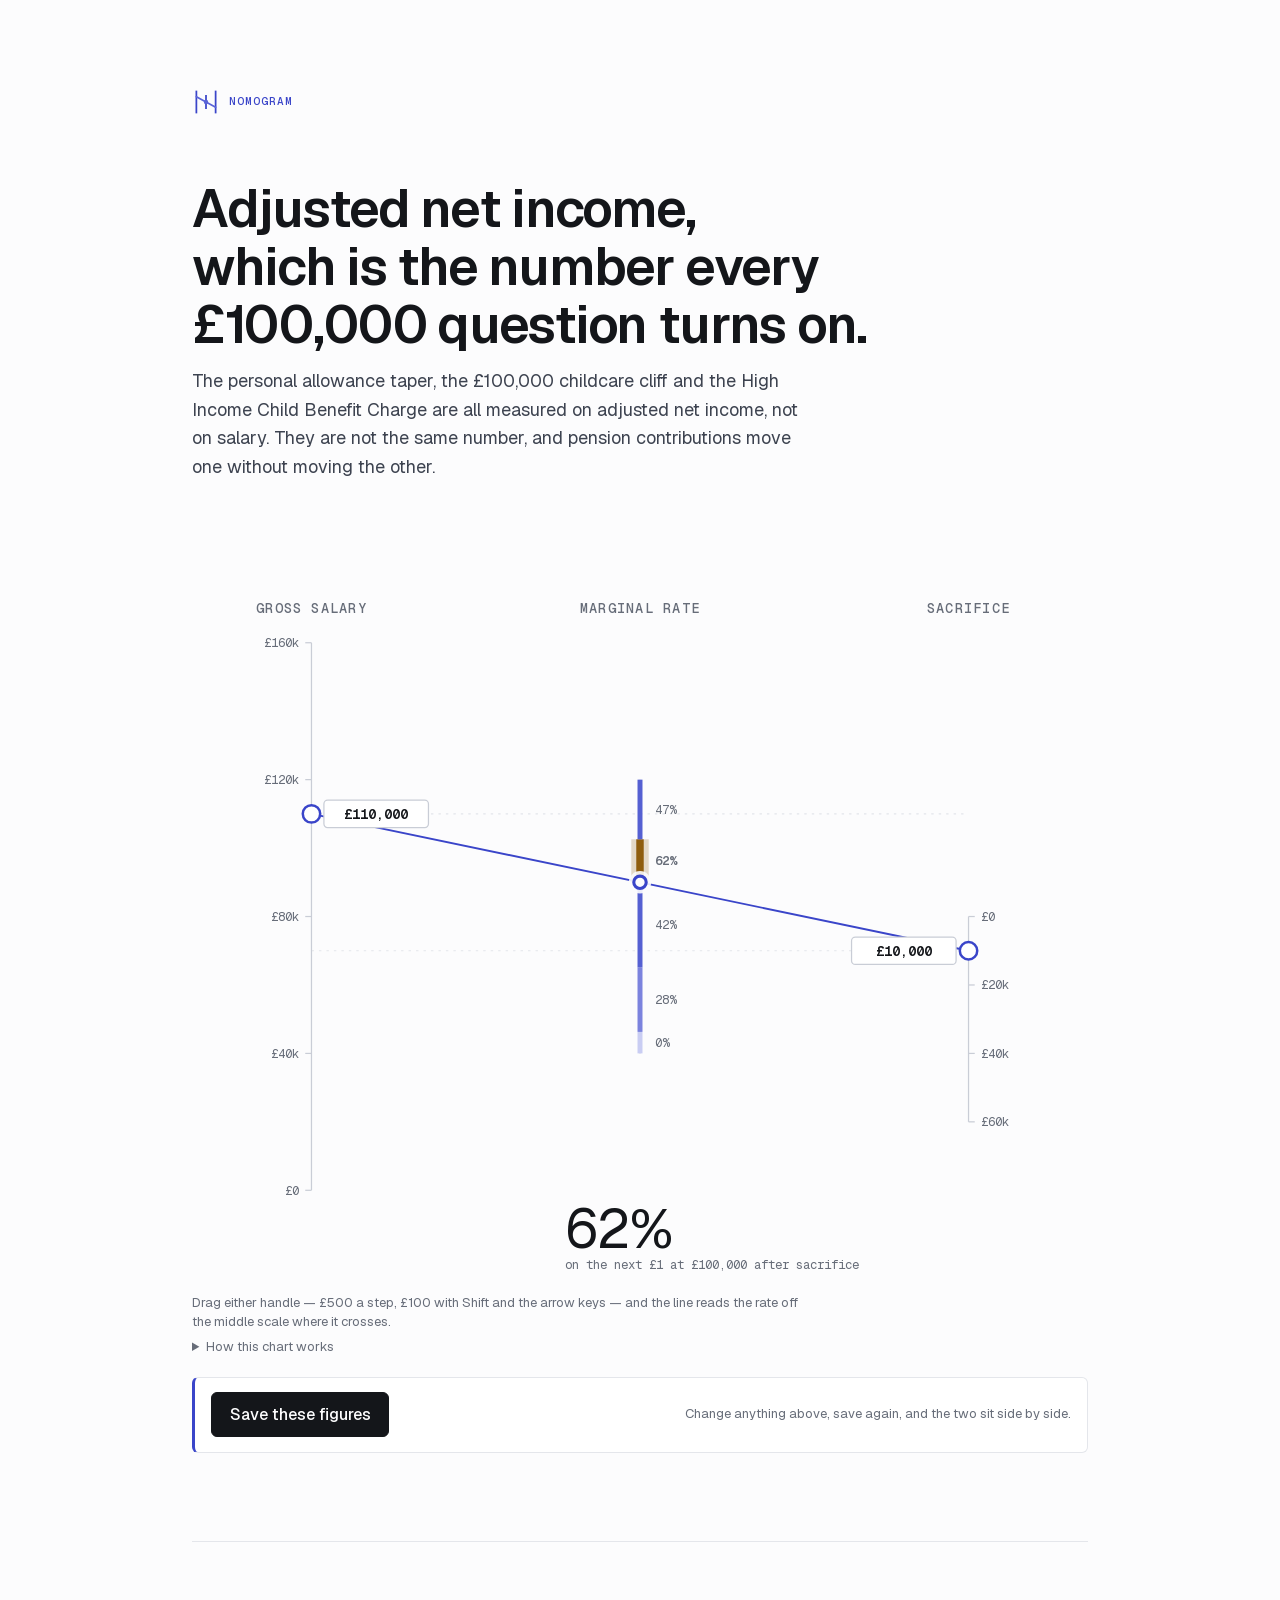
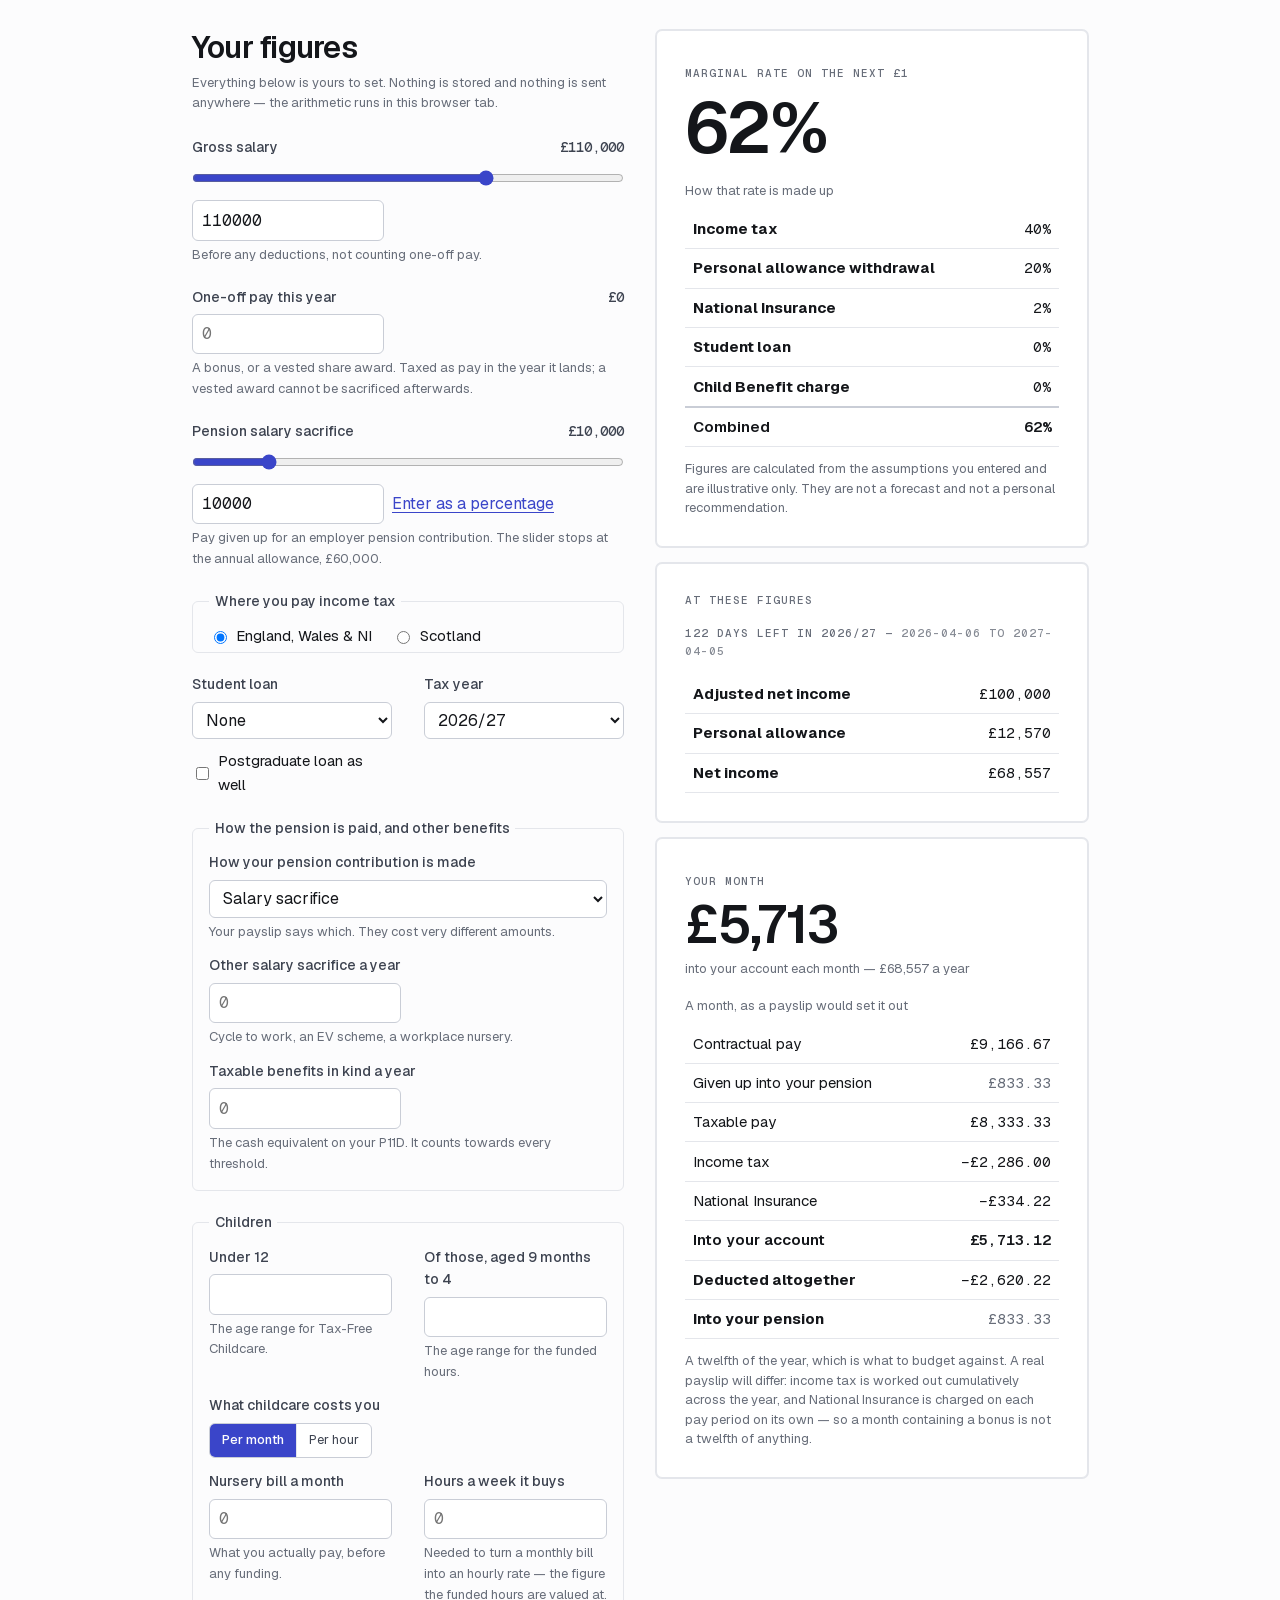
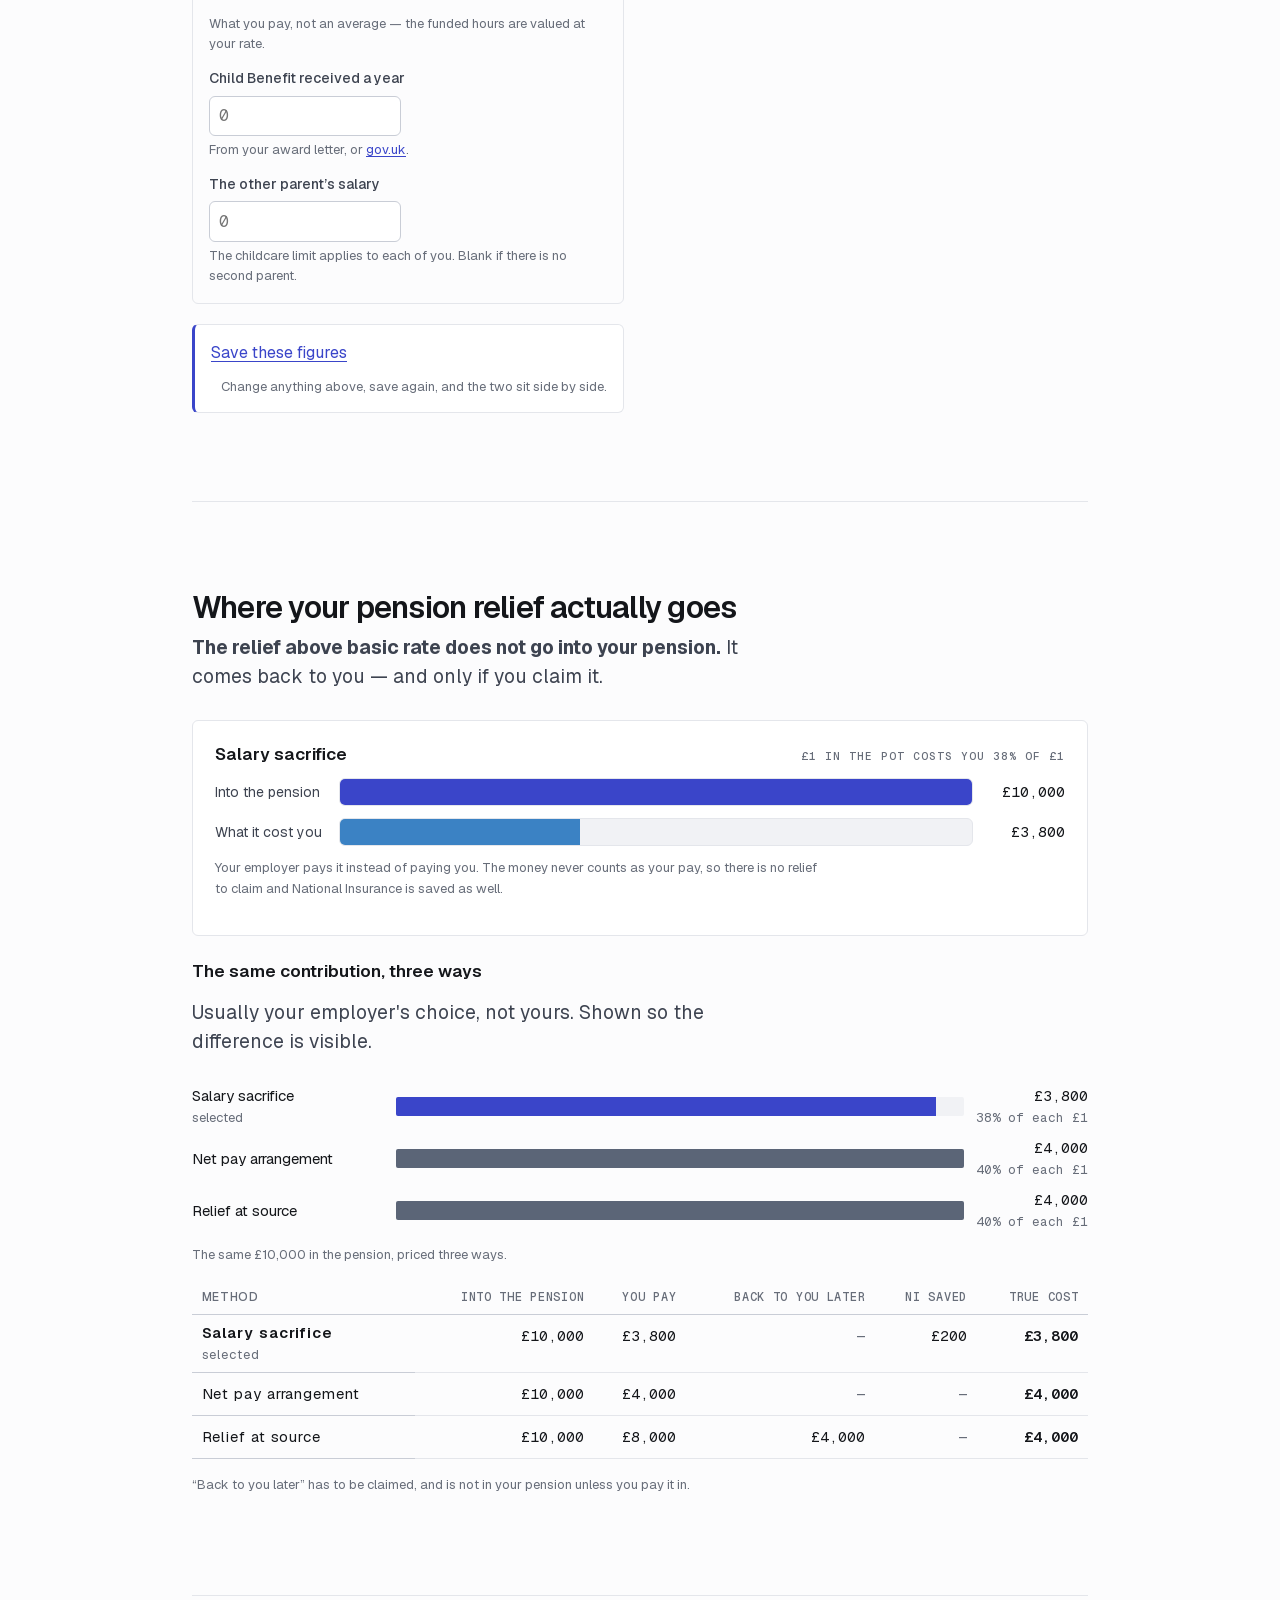
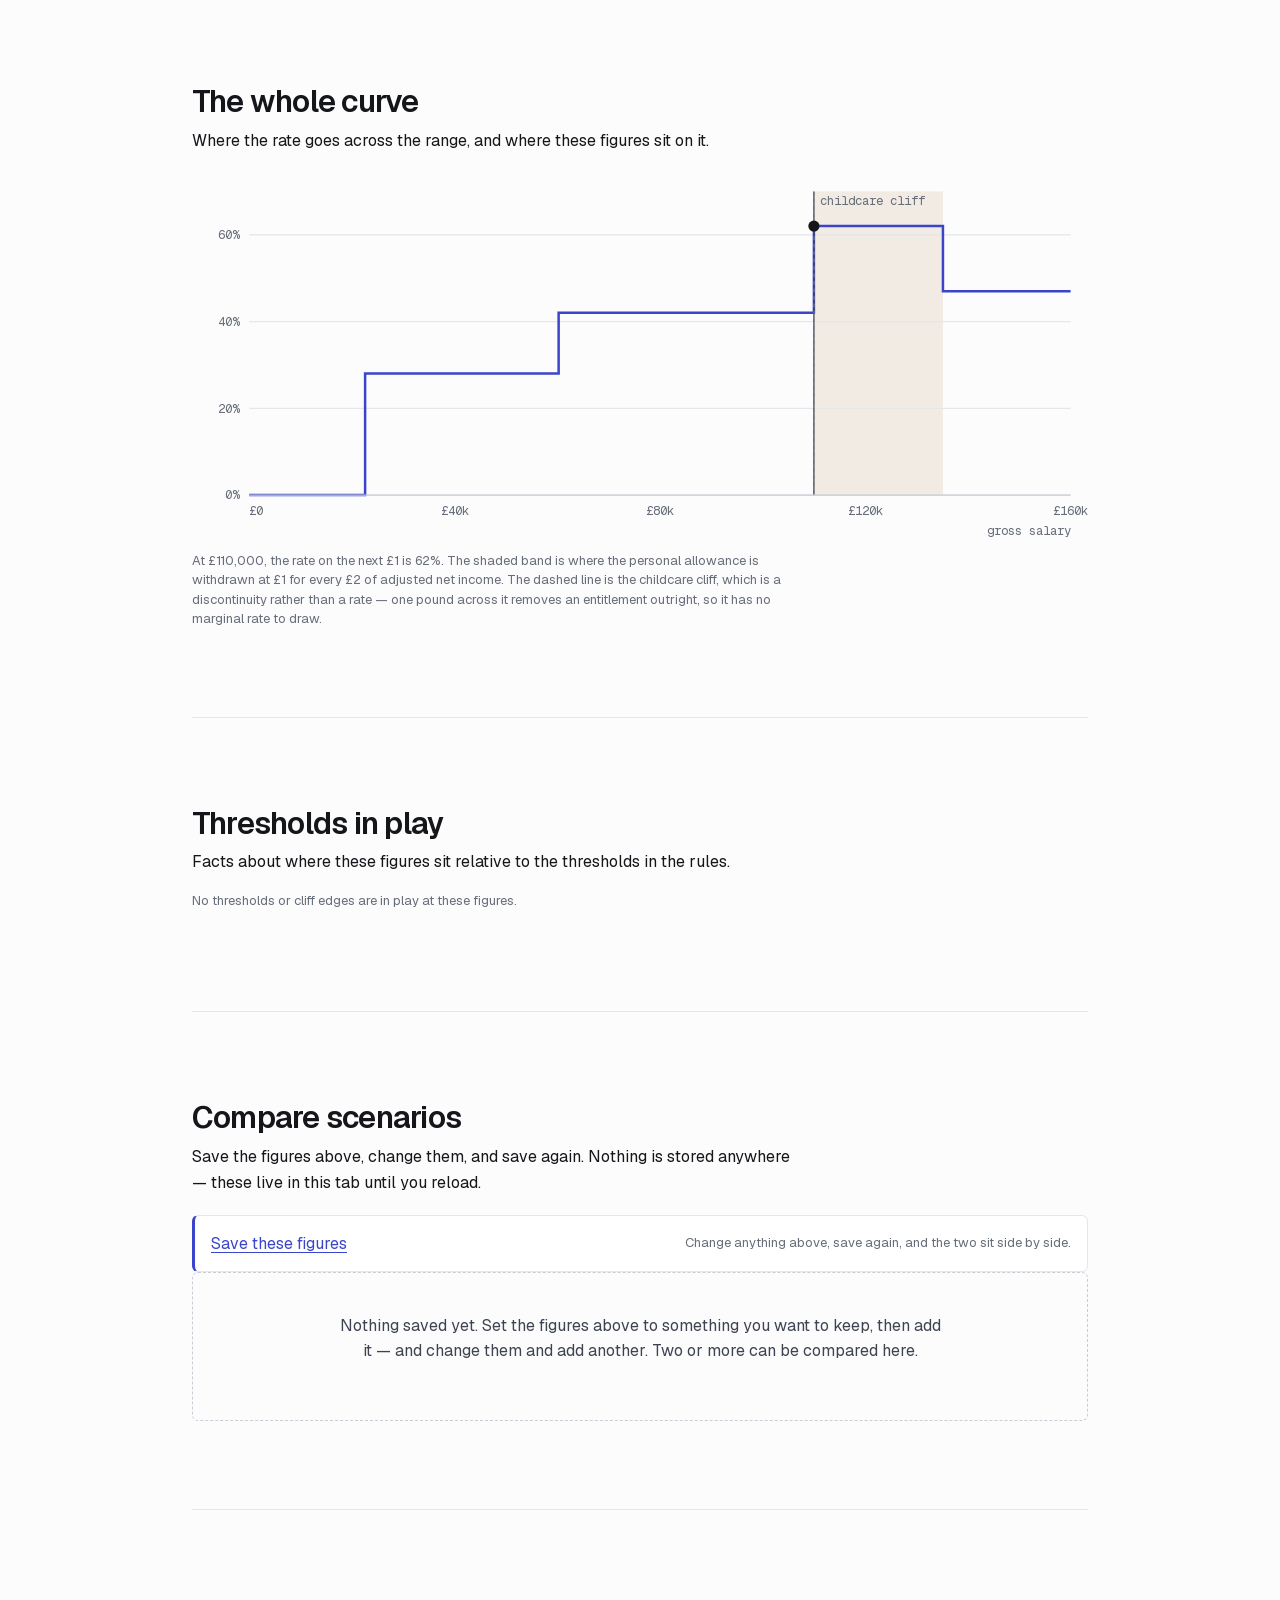
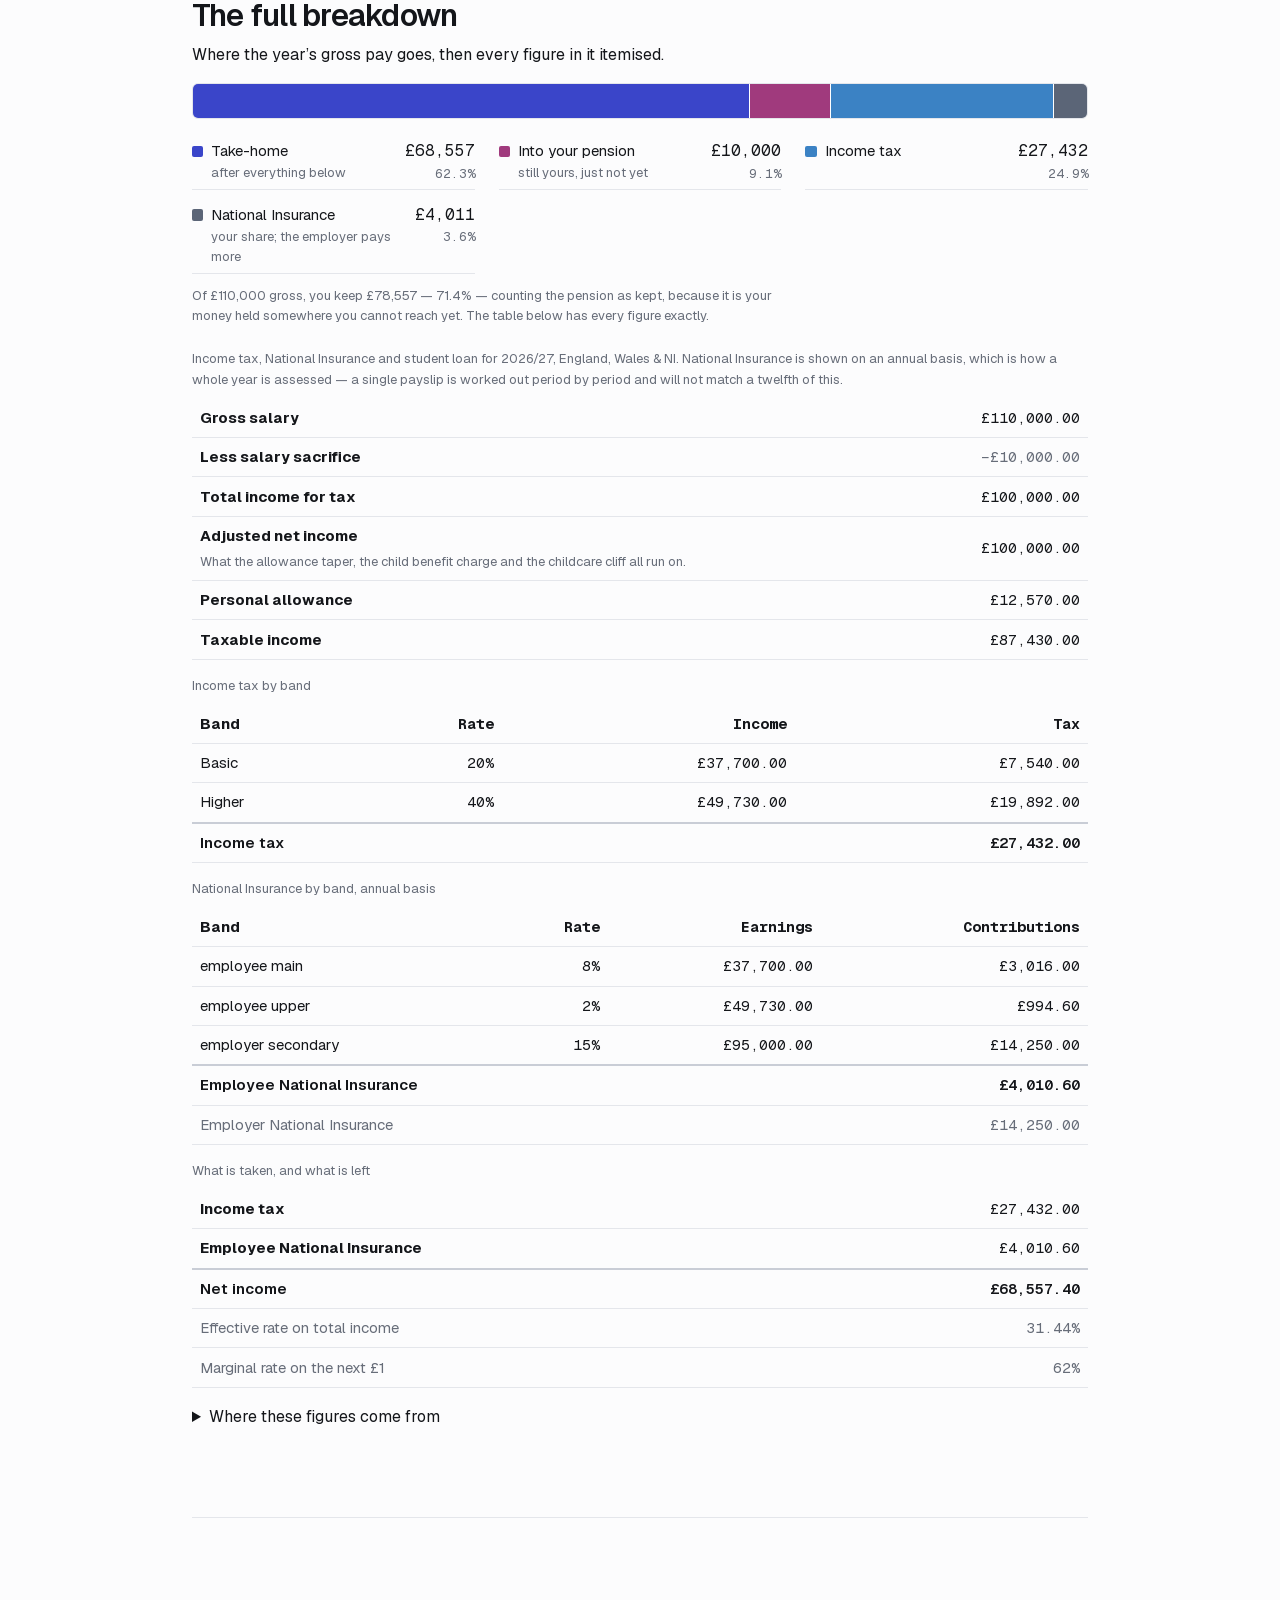
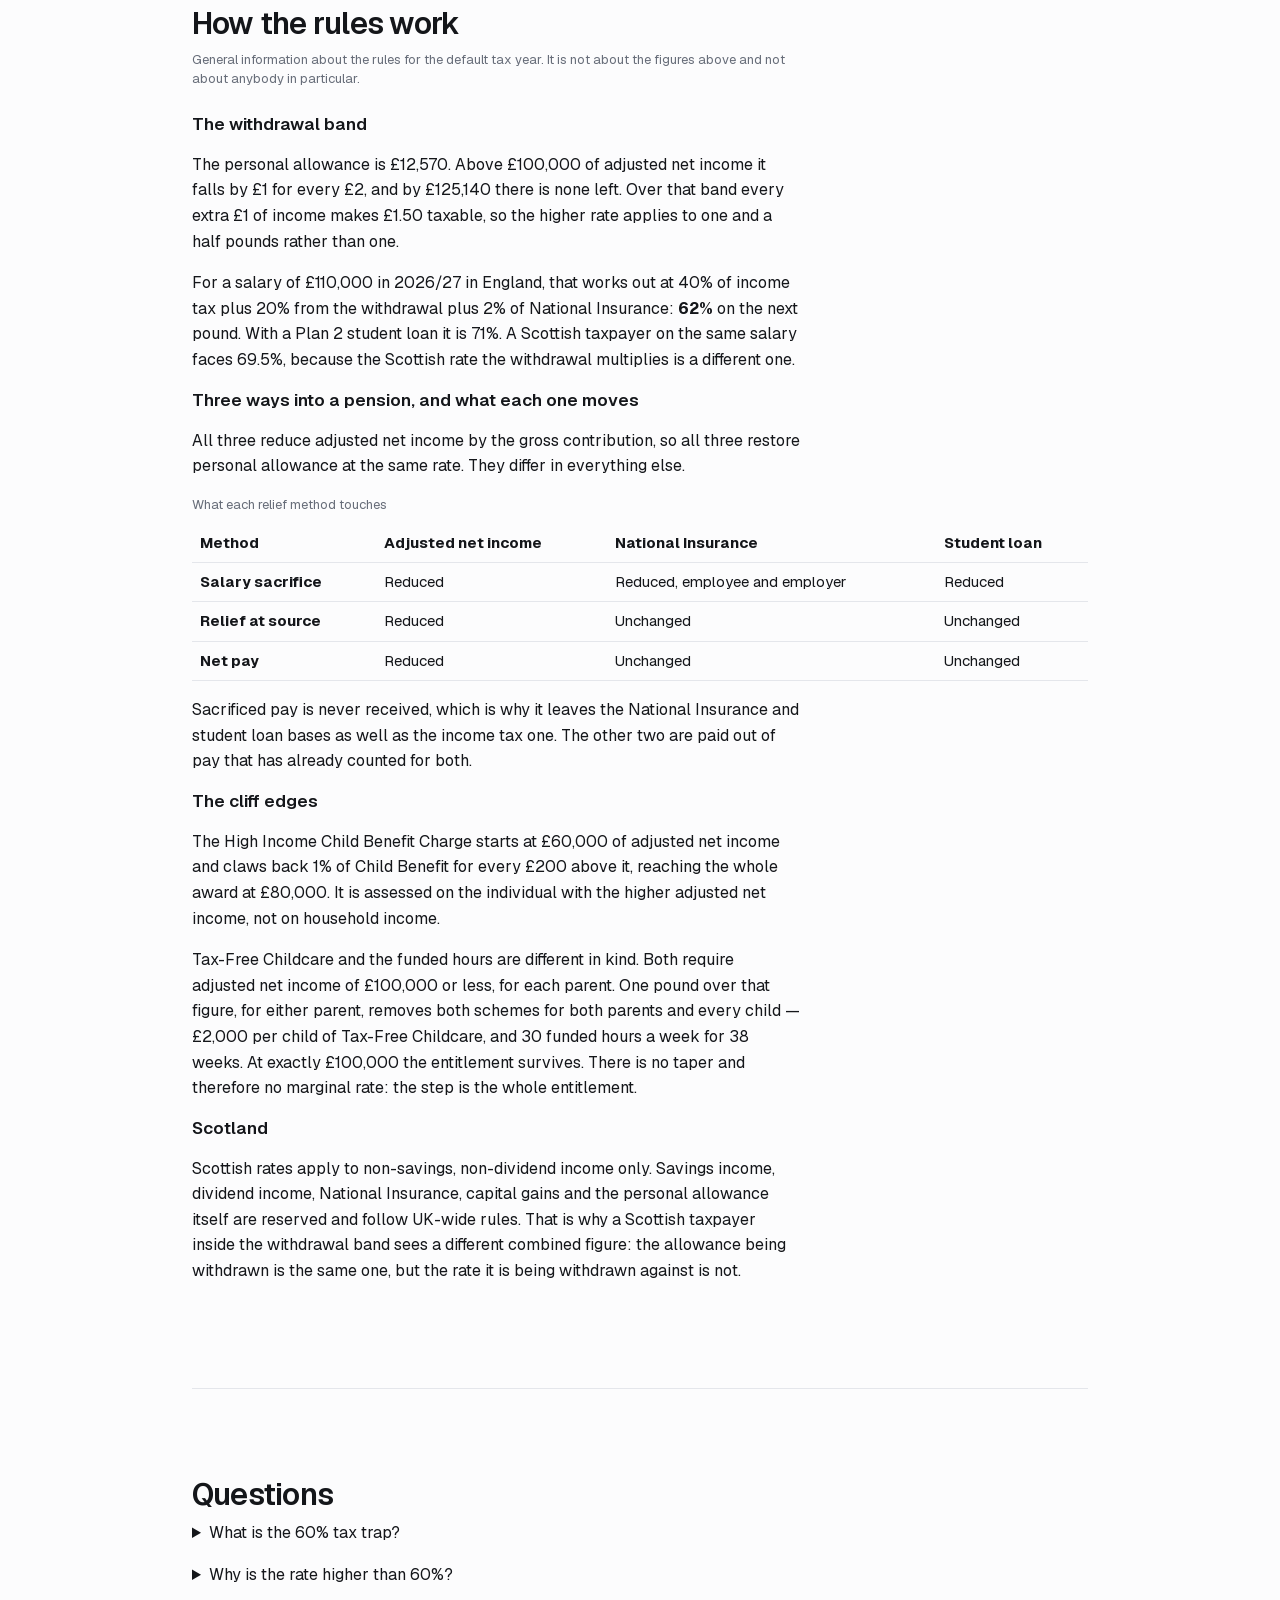
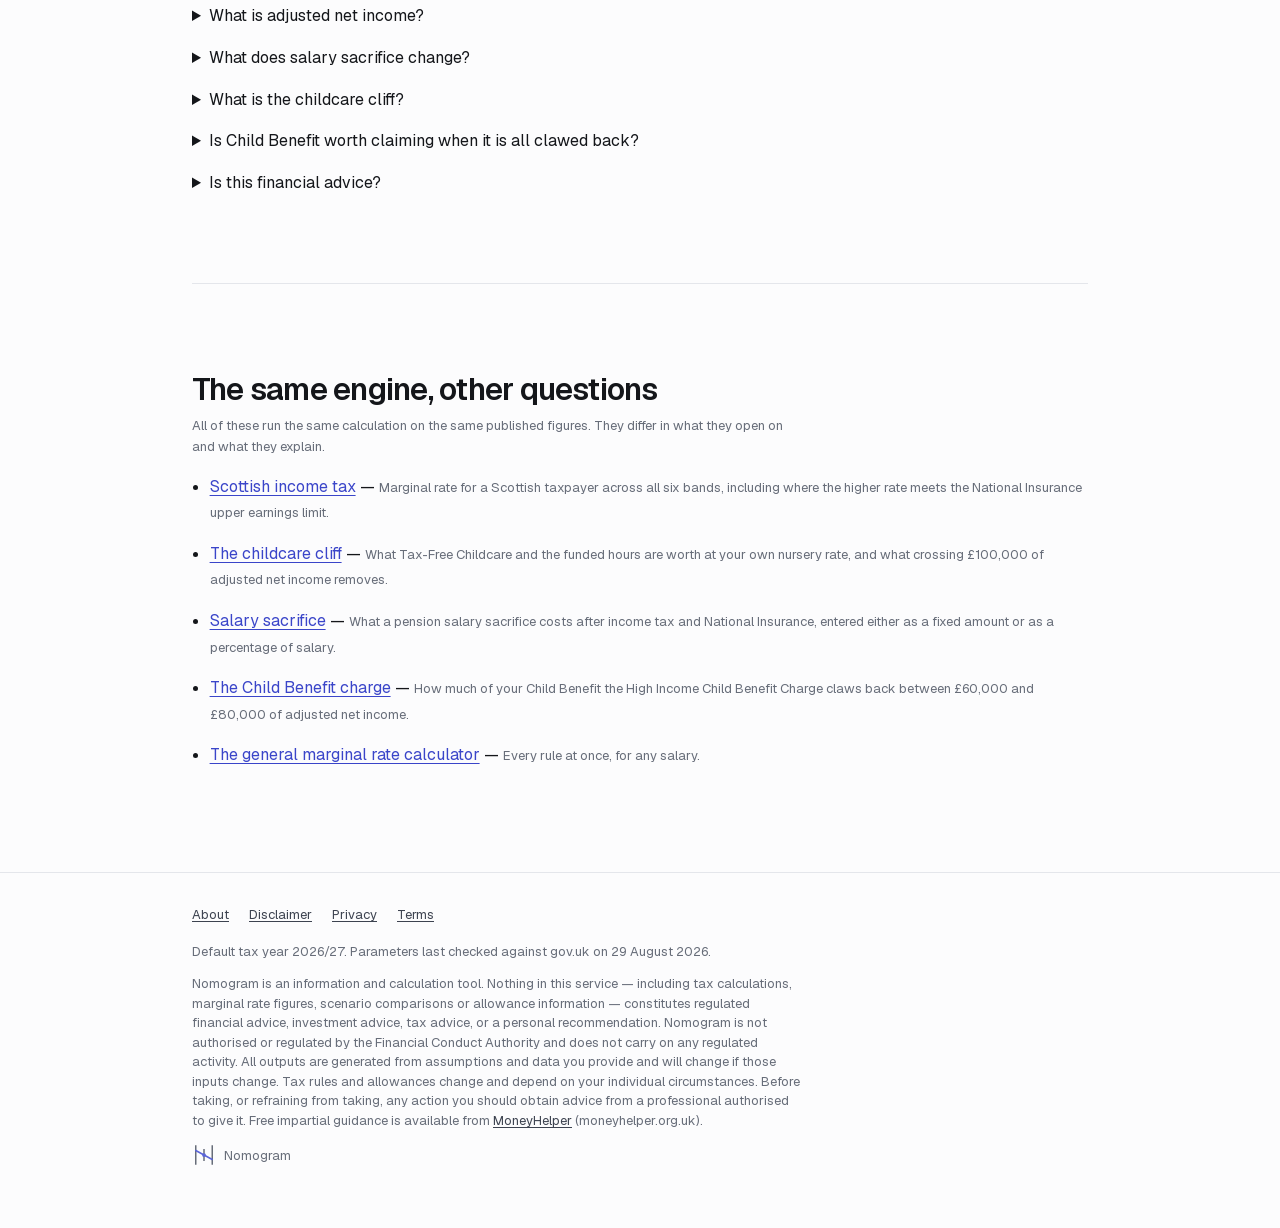
<file: adjusted-net-income-calculator/index.html>
<!DOCTYPE html><!--h3QHPzlYA_Q6RnRgROIUD--><html lang="en-GB" class="__variable_8eaea4 __variable_8c25df" style="--font-display:var(--font-sans-loaded), ui-sans-serif, system-ui, sans-serif;--font-sans:var(--font-sans-loaded), ui-sans-serif, system-ui, sans-serif;--font-mono:var(--font-mono-loaded), ui-monospace, Menlo, monospace"><head><meta charSet="utf-8"/><meta name="viewport" content="width=device-width, initial-scale=1"/><link rel="preload" href="/_next/static/media/22a5144ee8d83bca-s.p.woff2" as="font" crossorigin="" type="font/woff2"/><link rel="preload" href="/_next/static/media/7d4881bb7e1bf84d-s.p.woff2" as="font" crossorigin="" type="font/woff2"/><link rel="stylesheet" href="/_next/static/css/2e6db07599fcc16e.css" data-precedence="next"/><link rel="preload" as="script" fetchPriority="low" href="/_next/static/chunks/webpack-195b369c034ba6aa.js"/><script src="/_next/static/chunks/c5c04770-f5ee545c45f72629.js" async=""></script><script src="/_next/static/chunks/489-721d8b015c2c4524.js" async=""></script><script src="/_next/static/chunks/main-app-4010323440d5b3e1.js" async=""></script><script src="/_next/static/chunks/103-1f6cc3c786203286.js" async=""></script><script src="/_next/static/chunks/app/layout-7a48837bea24d53b.js" async=""></script><script src="/_next/static/chunks/272-7167d7a7893c14c4.js" async=""></script><script src="/_next/static/chunks/app/adjusted-net-income-calculator/page-2f7ab5fafeafe3d9.js" async=""></script><meta name="next-size-adjust" content=""/><title>Adjusted net income calculator — the figure the £100k rules are measured on | Nomogram</title><meta name="description" content="Work out adjusted net income from salary, pension contributions, benefits in kind and Gift Aid — the measure the personal allowance taper, the childcare cliff and the Child Benefit charge all use."/><meta name="application-name" content="Nomogram"/><meta name="keywords" content="60% tax trap,£100k tax calculator,marginal tax rate calculator UK,personal allowance taper,salary sacrifice calculator,childcare cliff £100,000,Scottish income tax calculator"/><meta name="robots" content="index, follow"/><link rel="canonical" href="https://nomogram.uk/adjusted-net-income-calculator/"/><meta property="og:title" content="Nomogram — your financial position, priced daily"/><meta property="og:description" content="Holdings valued at each close, every UK tax rule that applies to you, and a projection to the year you stop. Free marginal rate calculator included."/><meta property="og:site_name" content="Nomogram"/><meta property="og:locale" content="en_GB"/><meta property="og:image:alt" content="The marginal rate on the next £1 of UK salary, from £0 to £160,000, with the band where the personal allowance is withdrawn picked out."/><meta property="og:image:type" content="image/png"/><meta property="og:image" content="https://nomogram.uk/opengraph-image?9626bb7cdd72bed1"/><meta property="og:image:width" content="1200"/><meta property="og:image:height" content="630"/><meta property="og:type" content="website"/><meta name="twitter:card" content="summary_large_image"/><meta name="twitter:title" content="Nomogram — your financial position, priced daily"/><meta name="twitter:description" content="Every holding priced, every rule applied, calculated on your device."/><meta name="twitter:image:alt" content="The marginal rate on the next £1 of UK salary, from £0 to £160,000, with the band where the personal allowance is withdrawn picked out."/><meta name="twitter:image:type" content="image/png"/><meta name="twitter:image" content="https://nomogram.uk/opengraph-image?9626bb7cdd72bed1"/><meta name="twitter:image:width" content="1200"/><meta name="twitter:image:height" content="630"/><link rel="icon" href="/icon.svg"/><script src="/_next/static/chunks/polyfills-42372ed130431b0a.js" noModule=""></script></head><body><div hidden=""><!--$--><!--/$--></div><a href="#calculator" class="skip-link">Skip to the calculator</a><script type="application/ld+json">{"@context":"https://schema.org","@type":"FAQPage","mainEntity":[{"@type":"Question","name":"What is the 60% tax trap?","acceptedAnswer":{"@type":"Answer","text":"It is the effect of the personal allowance being withdrawn. Above a threshold of adjusted net income, the allowance falls by £1 for every £2 earned. That makes £1.50 of every extra £1 taxable, so income taxed at the higher rate is charged at one and a half times that rate over the band."}},{"@type":"Question","name":"Why is the rate higher than 60%?","acceptedAnswer":{"@type":"Answer","text":"National Insurance is charged on top, at the rate that applies above the upper earnings limit. A student loan adds its own percentage. The combined figure is what actually comes out of the next pound."}},{"@type":"Question","name":"What is adjusted net income?","acceptedAnswer":{"@type":"Answer","text":"Total income less reliefs, less gross relief-at-source pension contributions, less gross Gift Aid donations. It is the measure the personal allowance withdrawal, the High Income Child Benefit Charge and the childcare cliff all run on. It is not the same as salary, and it is not the same as taxable income."}},{"@type":"Question","name":"What does salary sacrifice change?","acceptedAnswer":{"@type":"Answer","text":"Sacrificed pay is never received, so it is not in adjusted net income, not in taxable pay, and not in earnings for National Insurance or student loan purposes. Relief-at-source and net-pay pension contributions reduce adjusted net income too, but leave National Insurance and student loan repayments alone."}},{"@type":"Question","name":"What is the childcare cliff?","acceptedAnswer":{"@type":"Answer","text":"Tax-Free Childcare and the funded hours both require adjusted net income at or below a threshold, for each parent. One pound over, for either parent, removes both schemes for both parents and all children. It is a discontinuity rather than a taper, so it has no marginal rate."}},{"@type":"Question","name":"Is Child Benefit worth claiming when it is all clawed back?","acceptedAnswer":{"@type":"Answer","text":"A full clawback makes the award and the charge cancel out in money terms. Claiming still does two things the charge does not touch: the claimant receives National Insurance credits that count towards the State Pension for years spent caring rather than earning, and the child is issued a National Insurance number automatically before turning 16. A claim can also be made with payments opted out, which keeps both effects with no charge to repay."}},{"@type":"Question","name":"Is this financial advice?","acceptedAnswer":{"@type":"Answer","text":"No. Nomogram is an information and calculation tool. It computes what a set of figures produces under the rules for a tax year. It is not authorised or regulated by the Financial Conduct Authority and it does not make personal recommendations."}}]}</script><main class="shell"><header class="section" style="padding-bottom:0"><p class="eyebrow" style="display:flex;align-items:center;gap:0.55rem;margin-bottom:clamp(2.5rem, 7vw, 4rem)"><a href="/" style="display:flex;align-items:center;gap:0.55rem;text-decoration:none"><svg width="28" height="28" viewBox="0 0 32 32" fill="none" role="presentation" aria-hidden="true"><line x1="5" y1="4" x2="5" y2="28" stroke="currentColor" stroke-width="2" stroke-linecap="square"></line><line x1="16" y1="9" x2="16" y2="23" stroke="currentColor" stroke-width="2" stroke-linecap="square"></line><line x1="27" y1="4" x2="27" y2="28" stroke="currentColor" stroke-width="2" stroke-linecap="square"></line><line x1="5" y1="10" x2="27" y2="22" stroke="var(--green-2)" stroke-width="2" stroke-linecap="round"></line><circle cx="16" cy="16" r="2.5" fill="var(--green-2)"></circle></svg> Nomogram</a></p><h1>Adjusted net income, which is the number every £100,000 question turns on.</h1><p style="font-size:1.125rem;color:var(--ink-2);margin-top:0.75rem">The personal allowance taper, the £100,000 childcare cliff and the High Income Child Benefit Charge are all measured on adjusted net income, not on salary. They are not the same number, and pension contributions move one without moving the other.</p></header><section class="section" aria-label="Marginal rate nomogram"><figure style="margin:0"><div class="chart-scroll"><svg viewBox="0 0 720 560" role="img" aria-labelledby="nomogram-title nomogram-desc" style="touch-action:none;width:100%"><title id="nomogram-title">Marginal rate nomogram for 2026/27</title><desc id="nomogram-desc">A straightedge laid from £110,000 of gross salary on the left scale, through £10,000 of salary sacrifice on the right scale, crosses the middle scale at £100,000 of income after sacrifice, where the marginal rate is 62%.</desc><text x="96" y="20" class="eyebrow" text-anchor="middle" fill="currentColor">GROSS SALARY</text><text x="360" y="20" class="eyebrow" text-anchor="middle" fill="currentColor">MARGINAL RATE</text><text x="624" y="20" class="eyebrow" text-anchor="middle" fill="currentColor">SACRIFICE</text><line x1="96" y1="181.5" x2="624" y2="181.5" stroke="var(--line)" stroke-width="1" stroke-dasharray="2 4"></line><line x1="96" y1="291.5" x2="624" y2="291.5" stroke="var(--line)" stroke-width="1" stroke-dasharray="2 4"></line><line x1="96" y1="44" x2="96" y2="484" class="scale-rule"></line><g><line x1="91" y1="484" x2="96" y2="484" class="tick"></line><text x="86" y="487.5" class="tick-label" text-anchor="end">£0</text></g><g><line x1="91" y1="374" x2="96" y2="374" class="tick"></line><text x="86" y="377.5" class="tick-label" text-anchor="end">£40k</text></g><g><line x1="91" y1="264" x2="96" y2="264" class="tick"></line><text x="86" y="267.5" class="tick-label" text-anchor="end">£80k</text></g><g><line x1="91" y1="154" x2="96" y2="154" class="tick"></line><text x="86" y="157.5" class="tick-label" text-anchor="end">£120k</text></g><g><line x1="91" y1="44" x2="96" y2="44" class="tick"></line><text x="86" y="47.5" class="tick-label" text-anchor="end">£160k</text></g><line x1="360" y1="154" x2="360" y2="374" class="scale-rule"></line><g><line x1="360" y1="356.71625" x2="360" y2="374" stroke="var(--seq-1)" stroke-width="4" stroke-linecap="butt"></line><text x="372" y="368.858125" class="tick-label" font-weight="400">0%</text></g><g><line x1="360" y1="304.87874999999997" x2="360" y2="356.71625" stroke="var(--seq-3)" stroke-width="4" stroke-linecap="butt"></line><text x="372" y="334.2975" class="tick-label" font-weight="400">28%</text></g><g><line x1="360" y1="236.5" x2="360" y2="304.87874999999997" stroke="var(--seq-4)" stroke-width="4" stroke-linecap="butt"></line><text x="372" y="274.189375" class="tick-label" font-weight="400">42%</text></g><g><line x1="360" y1="201.9325" x2="360" y2="236.5" stroke="var(--ochre)" stroke-width="14" stroke-linecap="butt" opacity="0.22"></line><line x1="360" y1="201.9325" x2="360" y2="236.5" stroke="var(--ochre)" stroke-width="6" stroke-linecap="butt"></line><text x="372" y="222.71625" class="tick-label" font-weight="600">62%</text></g><g><line x1="360" y1="154" x2="360" y2="201.9325" stroke="var(--seq-4)" stroke-width="4" stroke-linecap="butt"></line><text x="372" y="181.46625" class="tick-label" font-weight="400">47%</text></g><line x1="624" y1="264" x2="624" y2="429" class="scale-rule"></line><g><line x1="624" y1="264" x2="629" y2="264" class="tick"></line><text x="634" y="267.5" class="tick-label">£0</text></g><g><line x1="624" y1="319" x2="629" y2="319" class="tick"></line><text x="634" y="322.5" class="tick-label">£20k</text></g><g><line x1="624" y1="374" x2="629" y2="374" class="tick"></line><text x="634" y="377.5" class="tick-label">£40k</text></g><g><line x1="624" y1="429" x2="629" y2="429" class="tick"></line><text x="634" y="432.5" class="tick-label">£60k</text></g><line x1="96" y1="181.5" x2="624" y2="291.5" class="index-line"></line><circle cx="360" cy="236.5" r="9" fill="var(--ground)" opacity="0.9"></circle><circle cx="360" cy="236.5" r="5" fill="var(--ground)" stroke="var(--green)" stroke-width="2.5"></circle><text x="300" y="530" text-anchor="start" font-family="var(--font-display)" font-size="44" fill="var(--ink)">62%</text><text x="300" y="547" text-anchor="start" class="tick-label">on the next £1 at £100,000 after sacrifice</text><g role="slider" tabindex="0" aria-label="Gross salary" aria-valuemin="0" aria-valuemax="160000" aria-valuenow="110000" aria-valuetext="£110,000" class="handle"><circle cx="96" cy="181.5" r="11" fill="transparent" stroke="none"></circle><circle cx="96" cy="181.5" r="7" fill="var(--surface)" stroke="var(--green)" stroke-width="2"></circle></g><g role="slider" tabindex="0" aria-label="Pension salary sacrifice" aria-valuemin="0" aria-valuemax="60000" aria-valuenow="10000" aria-valuetext="£10,000" class="handle"><circle cx="624" cy="291.5" r="11" fill="transparent" stroke="none"></circle><circle cx="624" cy="291.5" r="7" fill="var(--surface)" stroke="var(--green)" stroke-width="2"></circle></g><g class="handle-value" aria-hidden="true"><rect x="106" y="170.5" width="84" height="22" rx="3" fill="var(--surface)" stroke="var(--line-2)"></rect><text x="148" y="185.5" text-anchor="middle" class="handle-value-text">£110,000</text></g><g class="handle-value" aria-hidden="true"><rect x="530" y="280.5" width="84" height="22" rx="3" fill="var(--surface)" stroke="var(--line-2)"></rect><text x="572" y="295.5" text-anchor="middle" class="handle-value-text">£10,000</text></g></svg></div><figcaption class="disclaimer" style="margin-top:0.5rem">Drag either handle — £500 a step, £100 with Shift and the arrow keys — and the line reads the rate off the middle scale where it crosses.<!-- --> <!-- --> <details style="margin-top:0.35rem"><summary>How this chart works</summary><span style="display:block;margin-top:0.35rem">The middle scale is graduated in income after the contribution. With a fixed <em>sacrifice</em>, the next £1 of salary raises adjusted net income, National-Insurance-able pay and student loan earnings by the same £1, so one scale answers for every salary-and-sacrifice pair and it can read the combined rate.<!-- --> A straight line between two points crosses at their midpoint, so the middle scale is drawn at half the spacing of the outer two. The identity holds for a fixed-amount sacrifice; a percentage is converted before it is drawn.</span></details></figcaption></figure><div class="actions"><button type="button" class="button">Save these figures</button><span class="actions-count">Change anything above, save again, and the two sit side by side.</span></div></section><section class="section" id="figures" aria-labelledby="inputs-heading"><div class="grid-2"><div><h2 id="inputs-heading">Your figures</h2><p class="disclaimer" style="margin-bottom:1.5rem">Everything below is yours to set. Nothing is stored and nothing is sent anywhere — the arithmetic runs in this browser tab.</p><form><div><div class="field"><label class="field-label" for="salary"><span>Gross salary</span><span class="figure">£110,000</span></label><input id="salary" type="range" min="0" max="16000000" step="25000" aria-describedby="salary-hint" value="11000000"/><input type="number" inputMode="numeric" min="0" step="100" aria-label="Gross salary in pounds" style="margin-top:0.4rem" value="110000"/><span class="field-hint" id="salary-hint">Before any deductions, not counting one-off pay.</span></div><div class="field"><label class="field-label" for="one-off"><span>One-off pay this year</span><span class="figure">£0</span></label><input id="one-off" type="number" inputMode="numeric" min="0" step="100" placeholder="0" aria-describedby="one-off-hint" value=""/><span class="field-hint" id="one-off-hint">A bonus, or a vested share award. Taxed as pay in the year it lands; a vested award cannot be sacrificed afterwards.</span></div><div class="field"><label class="field-label" for="sacrifice"><span>Pension salary sacrifice</span><span class="figure">£10,000</span></label><input id="sacrifice" type="range" min="0" max="6000000" step="25000" aria-describedby="sacrifice-hint" value="1000000"/><div style="display:flex;gap:0.5rem;margin-top:0.4rem;flex-wrap:wrap"><input type="number" inputMode="numeric" min="0" step="100" aria-label="Pension salary sacrifice in pounds" style="flex:1 1 8rem" value="10000"/><button type="button" class="link-button">Enter as a percentage</button></div><span class="field-hint" id="sacrifice-hint">Pay given up for an employer pension contribution. The slider stops at the annual allowance, <!-- -->£60,000<!-- -->.</span></div><fieldset><legend>Where you pay income tax</legend><div class="choice"><label><input type="radio" name="jurisdiction" checked="" value="england-wales-ni"/>England, Wales &amp; NI</label><label><input type="radio" name="jurisdiction" value="scotland"/>Scotland</label></div></fieldset><div class="grid-2"><div class="field"><label class="field-label" for="loan"><span>Student loan</span></label><select id="loan"><option value="none" selected="">None</option><option value="plan1">Plan 1</option><option value="plan2">Plan 2</option><option value="plan4">Plan 4 (Scotland)</option><option value="plan5">Plan 5</option></select><label style="display:inline-flex;align-items:center;gap:0.4rem;margin-top:0.6rem;font-size:0.9375rem"><input type="checkbox"/>Postgraduate loan as well</label></div><div class="field"><label class="field-label" for="year"><span>Tax year</span></label><select id="year"><option value="2026-27" selected="">2026/27</option><option value="2027-28">2027/28<!-- --> — announced</option><option value="2028-29">2028/29<!-- --> — announced</option><option value="2029-30">2029/30<!-- --> — announced</option></select></div></div><fieldset><legend>How the pension is paid, and other benefits</legend><div class="field" style="margin-bottom:0.75rem"><label class="field-label" for="relief-method"><span>How your pension contribution is made</span></label><select id="relief-method"><option value="salary-sacrifice" selected="">Salary sacrifice</option><option value="net-pay">Net pay arrangement</option><option value="relief-at-source">Relief at source</option></select><span class="field-hint">Your payslip says which. They cost very different amounts.</span></div><div class="field" style="margin-bottom:0.75rem"><label class="field-label" for="other-sac"><span>Other salary sacrifice a year</span></label><input id="other-sac" type="number" min="0" step="100" placeholder="0" value=""/><span class="field-hint">Cycle to work, an EV scheme, a workplace nursery.</span></div><div class="field" style="margin-bottom:0.75rem"><label class="field-label" for="bik"><span>Taxable benefits in kind a year</span></label><input id="bik" type="number" min="0" step="100" placeholder="0" value=""/><span class="field-hint">The cash equivalent on your P11D. It counts towards every threshold.</span></div></fieldset><fieldset><legend>Children</legend><div class="grid-2"><div class="field" style="margin-bottom:0.75rem"><label class="field-label" for="children"><span>Under 12</span></label><input id="children" type="number" min="0" max="12" value=""/><span class="field-hint">The age range for Tax-Free Childcare.</span></div><div class="field" style="margin-bottom:0.75rem"><label class="field-label" for="funded"><span>Of those, aged 9 months to 4</span></label><input id="funded" type="number" min="0" max="0" value=""/><span class="field-hint">The age range for the funded hours.</span></div></div><div class="field" style="margin-bottom:0.75rem"><span class="field-label"><span>What childcare costs you</span></span><div class="segmented" role="group" aria-label="How to enter childcare cost"><button type="button" aria-pressed="true">Per month</button><button type="button" aria-pressed="false">Per hour</button></div></div><div class="grid-2"><div class="field" style="margin-bottom:0.75rem"><label class="field-label" for="nursery-month"><span>Nursery bill a month</span></label><input id="nursery-month" type="number" min="0" step="10" placeholder="0" value=""/><span class="field-hint">What you actually pay, before any funding.</span></div><div class="field" style="margin-bottom:0.75rem"><label class="field-label" for="nursery-hours"><span>Hours a week it buys</span></label><input id="nursery-hours" type="number" min="0" max="80" step="1" placeholder="0" value=""/><span class="field-hint">Needed to turn a monthly bill into an hourly rate — the figure the funded hours are valued at.</span></div></div><p class="field-hint" style="margin-top:-0.25rem;margin-bottom:0.75rem">What you pay, not an average — the funded hours are valued at your rate.</p><div class="field" style="margin-bottom:0.75rem"><label class="field-label" for="cb"><span>Child Benefit received a year</span></label><input id="cb" type="number" min="0" step="1" placeholder="0" value=""/><span class="field-hint">From your award letter, or<!-- --> <a href="https://www.gov.uk/child-benefit-rates" rel="noreferrer">gov.uk</a>.</span></div><div class="field" style="margin-bottom:0.75rem"><label class="field-label" for="partner"><span>The other parent’s salary</span></label><input id="partner" type="number" min="0" step="1000" placeholder="0" value=""/><span class="field-hint">The childcare limit applies to each of you. Blank if there is no second parent.</span></div></fieldset></div></form><div class="actions"><button type="button" class="link-button">Save these figures</button><span class="actions-count">Change anything above, save again, and the two sit side by side.</span></div></div><div class="stack"><div class="card"><span class="eyebrow" id="rate-heading">Marginal rate on the next £1</span><output class="display" for="salary sacrifice" style="display:block;font-size:clamp(3rem, 9vw, 4.5rem);margin:0.25rem 0 0.75rem">62%</output><table><caption>How that rate is made up</caption><tbody><tr><th scope="row">Income tax</th><td class="figure">40%</td></tr><tr><th scope="row">Personal allowance withdrawal</th><td class="figure">20%</td></tr><tr><th scope="row">National Insurance</th><td class="figure">2%</td></tr><tr><th scope="row">Student loan</th><td class="figure">0%</td></tr><tr><th scope="row">Child Benefit charge</th><td class="figure">0%</td></tr><tr class="total"><td>Combined</td><td class="figure">62%</td></tr></tbody></table><p class="disclaimer" style="margin-top:0.75rem;margin-bottom:0">Figures are calculated from the assumptions you entered and are illustrative only. They are not a forecast and not a personal recommendation.</p></div><div class="card"><div class="card-head"><span class="eyebrow">At these figures</span></div><table><tbody><tr><th scope="row">Adjusted net income</th><td class="figure">£100,000</td></tr><tr><th scope="row">Personal allowance</th><td class="figure">£12,570</td></tr><tr><th scope="row">Net income</th><td class="figure">£68,557</td></tr></tbody></table></div><div class="card"><span class="eyebrow">Your month</span><output class="display" style="display:block;font-size:clamp(2.25rem, 7vw, 3.25rem);margin:0.25rem 0 0.25rem">£5,713</output><p class="field-hint" style="margin-top:0">into your account each month — <!-- -->£68,557<!-- --> a year</p><table style="margin-top:1rem"><caption>A month, as a payslip would set it out</caption><tbody><tr><th scope="row" style="font-weight:400">Contractual pay</th><td class="figure" style="font-weight:400">£9,166.67</td></tr><tr class="subtle"><th scope="row" style="font-weight:400">Given up into your pension</th><td class="figure" style="font-weight:400">£833.33</td></tr><tr><th scope="row" style="font-weight:400">Taxable pay</th><td class="figure" style="font-weight:400">£8,333.33</td></tr><tr><th scope="row" style="font-weight:400">Income tax</th><td class="figure" style="font-weight:400">−<!-- -->£2,286.00</td></tr><tr><th scope="row" style="font-weight:400">National Insurance</th><td class="figure" style="font-weight:400">−<!-- -->£334.22</td></tr><tr><th scope="row" style="font-weight:600">Into your account</th><td class="figure" style="font-weight:600">£5,713.12</td></tr><tr><th scope="row">Deducted altogether</th><td class="figure">−<!-- -->£2,620.22</td></tr><tr class="subtle"><th scope="row">Into your pension</th><td class="figure">£833.33</td></tr></tbody></table><p class="disclaimer" style="margin-top:0.75rem;margin-bottom:0">A twelfth of the year, which is what to budget against. A real payslip will differ: income tax is worked out cumulatively across the year, and National Insurance is charged on each pay period on its own — so a month containing a bonus is not a twelfth of anything.</p></div></div></div></section><section class="section" aria-labelledby="relief-heading"><h2 id="relief-heading">Where your pension relief actually goes</h2><p class="lede"><strong>The relief above basic rate does not go into your pension.</strong> It comes back to you — and only if you claim it.</p><div class="stack"><div class="relief-card"><div class="card-head" style="margin-bottom:0.75rem"><h3>Salary sacrifice</h3><span class="eyebrow">£1 in the pot costs you <!-- -->38%<!-- --> of £1</span></div><div class="relief-bars"><div class="relief-row"><span class="relief-row-label">Into the pension</span><div class="relief-track"><span class="relief-seg" style="width:100%;background:var(--cat-1)" title="£10,000 into the pension"></span></div><span class="relief-row-figure">£10,000</span></div><div class="relief-row"><span class="relief-row-label">What it cost you</span><div class="relief-track"><span class="relief-seg" style="width:38%;background:var(--cat-7)" title="Out of pocket £3,800"></span></div><span class="relief-row-figure">£3,800</span></div></div><p class="field-hint" style="margin-top:0.75rem">Your employer pays it instead of paying you. The money never counts as your pay, so there is no relief to claim and National Insurance is saved as well.</p></div><h3 style="margin-top:1.5rem">The same contribution, three ways</h3><p class="lede">Usually your employer&#x27;s choice, not yours. Shown so the difference is visible.</p><div class="method-bars"><div class="method-row"><span class="method-name">Salary sacrifice<span class="field-hint">selected</span></span><span class="method-track"><span class="method-fill" style="width:95%;background:var(--green)"></span></span><span class="method-figure">£3,800<span class="field-hint">38%<!-- --> of each £1</span></span></div><div class="method-row"><span class="method-name">Net pay arrangement</span><span class="method-track"><span class="method-fill" style="width:100%;background:var(--cat-5)"></span></span><span class="method-figure">£4,000<span class="field-hint">40%<!-- --> of each £1</span></span></div><div class="method-row"><span class="method-name">Relief at source</span><span class="method-track"><span class="method-fill" style="width:100%;background:var(--cat-5)"></span></span><span class="method-figure">£4,000<span class="field-hint">40%<!-- --> of each £1</span></span></div></div><p class="field-hint" style="margin-bottom:1rem">The same <!-- -->£10,000<!-- --> in the pension, priced three ways.</p><div class="chart-scroll"><table class="ledger" style="min-width:38rem"><thead><tr><th scope="col">Method</th><th scope="col" class="num">Into the pension</th><th scope="col" class="num">You pay</th><th scope="col" class="num">Back to you later</th><th scope="col" class="num">NI saved</th><th scope="col" class="num">True cost</th></tr></thead><tbody><tr><th scope="row" style="text-transform:none;font-size:0.9375rem;color:var(--ink);font-weight:600">Salary sacrifice<span class="field-hint" style="margin-top:0">selected</span></th><td class="num">£10,000</td><td class="num">£3,800</td><td class="num"><span class="muted">—</span></td><td class="num">£200</td><td class="num" style="font-weight:600">£3,800</td></tr><tr><th scope="row" style="text-transform:none;font-size:0.9375rem;color:var(--ink);font-weight:400">Net pay arrangement</th><td class="num">£10,000</td><td class="num">£4,000</td><td class="num"><span class="muted">—</span></td><td class="num"><span class="muted">—</span></td><td class="num" style="font-weight:600">£4,000</td></tr><tr><th scope="row" style="text-transform:none;font-size:0.9375rem;color:var(--ink);font-weight:400">Relief at source</th><td class="num">£10,000</td><td class="num">£8,000</td><td class="num">£4,000</td><td class="num"><span class="muted">—</span></td><td class="num" style="font-weight:600">£4,000</td></tr></tbody></table></div><p class="disclaimer">“Back to you later” has to be claimed, and is not in your pension unless you pay it in.</p></div></section><section class="section" aria-labelledby="curve-heading"><h2 id="curve-heading">The whole curve</h2><p>Where the rate goes across the range, and where these figures sit on it.</p><figure style="margin:0"><div class="chart-scroll"><svg viewBox="0 0 720 300" role="img" aria-labelledby="curve-title curve-desc"><title id="curve-title">Marginal rate on the next £1 of gross salary</title><desc id="curve-desc">A step chart from £0 to £160k of gross salary. The shaded band between £100,000 and £125,140 of adjusted net income is where the personal allowance is withdrawn. The current position is £110,000, where the marginal rate is 62%.</desc><rect x="499.75" y="18" width="103.70249999999999" height="244" fill="var(--ochre-wash)"></rect><g><line x1="46" y1="262" x2="706" y2="262" stroke="var(--line)" stroke-width="1"></line><text x="38" y="265.5" class="tick-label" text-anchor="end">0%</text></g><g><line x1="46" y1="192.28571428571428" x2="706" y2="192.28571428571428" stroke="var(--line)" stroke-width="1"></line><text x="38" y="195.78571428571428" class="tick-label" text-anchor="end">20%</text></g><g><line x1="46" y1="122.57142857142856" x2="706" y2="122.57142857142856" stroke="var(--line)" stroke-width="1"></line><text x="38" y="126.07142857142856" class="tick-label" text-anchor="end">40%</text></g><g><line x1="46" y1="52.85714285714283" x2="706" y2="52.85714285714283" stroke="var(--line)" stroke-width="1"></line><text x="38" y="56.35714285714283" class="tick-label" text-anchor="end">60%</text></g><text x="46" y="278" class="tick-label" text-anchor="start">£0</text><text x="211" y="278" class="tick-label" text-anchor="middle">£40k</text><text x="376" y="278" class="tick-label" text-anchor="middle">£80k</text><text x="541" y="278" class="tick-label" text-anchor="middle">£120k</text><text x="706" y="278" class="tick-label" text-anchor="middle">£160k</text><path d="M 46 262 L 139.10125 262 L 139.10125 164.39999999999998 L 294.61375 164.39999999999998 L 294.61375 115.6 L 499.75 115.6 L 499.75 45.88571428571427 L 603.4525 45.88571428571427 L 603.4525 98.17142857142855 L 706 98.17142857142855" fill="none" stroke="var(--green)" stroke-width="2" stroke-linejoin="miter"></path><g><line x1="499.75" y1="18" x2="499.75" y2="262" stroke="var(--line-2)" stroke-width="1" stroke-dasharray="3 3"></line><text x="504.75" y="29" class="tick-label" fill="var(--muted)">childcare cliff</text></g><g class="position-marker"><line x1="499.75" y1="18" x2="499.75" y2="262" stroke="var(--ink-2)" stroke-width="1"></line><circle cx="499.75" cy="45.88571428571427" r="4.5" fill="var(--ink)"></circle></g><line x1="46" y1="262" x2="706" y2="262" stroke="var(--line-2)"></line><text x="706" y="294" class="tick-label" text-anchor="end">gross salary</text></svg></div><figcaption class="disclaimer" style="margin-top:0.5rem">At £110,000, the rate on the next £1 is 62%.<!-- --> <!-- -->The shaded band is where the personal allowance is withdrawn at £1 for every £2 of adjusted net income. The dashed line is the childcare cliff, which is a discontinuity rather than a rate — one pound across it removes an entitlement outright, so it has no marginal rate to draw.</figcaption></figure></section><section class="section" aria-labelledby="warnings-heading"><h2 id="warnings-heading">Thresholds in play</h2><p>Facts about where these figures sit relative to the thresholds in the rules.</p><p class="disclaimer">No thresholds or cliff edges are in play at these figures.</p></section><section class="section" aria-labelledby="compare-heading"><h2 id="compare-heading">Compare scenarios</h2><p style="max-width:var(--measure)">Save the figures above, change them, and save again. Nothing is stored anywhere — these live in this tab until you reload.</p><div class="actions"><button type="button" class="link-button">Save these figures</button><span class="actions-count">Change anything above, save again, and the two sit side by side.</span></div><div class="empty"><p>Nothing saved yet. Set the figures above to something you want to keep, then add it — and change them and add another. Two or more can be compared here.</p></div></section><section class="section" aria-labelledby="breakdown-heading"><h2 id="breakdown-heading">The full breakdown</h2><p>Where the year’s gross pay goes, then every figure in it itemised.</p><figure style="margin:0 0 1.5rem"><div class="where-bar" role="img" aria-label="Of £110,000 gross, £78,557 is kept — £68,557 as pay and £10,000 into a pension — and £31,443 is deducted."><span class="where-slice" style="width:62.32490909090909%;background:var(--cat-1)" title="Take-home: £68,557"></span><span class="where-slice" style="width:9.090909090909092%;background:var(--cat-4)" title="Into your pension: £10,000"></span><span class="where-slice" style="width:24.938181818181818%;background:var(--cat-7)" title="Income tax: £27,432"></span><span class="where-slice" style="width:3.646%;background:var(--cat-5)" title="National Insurance: £4,011"></span></div><ul class="where-legend"><li><span class="where-swatch" style="background:var(--cat-1)" aria-hidden="true"></span><span class="where-label">Take-home<span class="field-hint">after everything below</span></span><span class="where-figure">£68,557<span class="field-hint">62.3%</span></span></li><li><span class="where-swatch" style="background:var(--cat-4)" aria-hidden="true"></span><span class="where-label">Into your pension<span class="field-hint">still yours, just not yet</span></span><span class="where-figure">£10,000<span class="field-hint">9.1%</span></span></li><li><span class="where-swatch" style="background:var(--cat-7)" aria-hidden="true"></span><span class="where-label">Income tax</span><span class="where-figure">£27,432<span class="field-hint">24.9%</span></span></li><li><span class="where-swatch" style="background:var(--cat-5)" aria-hidden="true"></span><span class="where-label">National Insurance<span class="field-hint">your share; the employer pays more</span></span><span class="where-figure">£4,011<span class="field-hint">3.6%</span></span></li></ul><figcaption class="disclaimer">Of <!-- -->£110,000<!-- --> gross, you keep <!-- -->£78,557<!-- --> —<!-- --> <!-- -->71.4%<!-- --> — counting the pension as kept, because it is your money held somewhere you cannot reach yet. The table below has every figure exactly.</figcaption></figure><div class="stack"><table><caption>Income tax, National Insurance and student loan for <!-- -->2026/27<!-- -->,<!-- --> <!-- -->England, Wales &amp; NI<!-- -->. National Insurance is shown on an annual basis, which is how a whole year is assessed — a single payslip is worked out period by period and will not match a twelfth of this.</caption><tbody><tr><th scope="row">Gross salary</th><td class="figure">£110,000.00</td></tr><tr class="subtle"><th scope="row">Less salary sacrifice</th><td class="figure">−<!-- -->£10,000.00</td></tr><tr><th scope="row">Total income for tax</th><td class="figure">£100,000.00</td></tr><tr><th scope="row">Adjusted net income<span class="field-hint">What the allowance taper, the child benefit charge and the childcare cliff all run on.</span></th><td class="figure">£100,000.00</td></tr><tr><th scope="row">Personal allowance</th><td class="figure">£12,570.00</td></tr><tr><th scope="row">Taxable income</th><td class="figure">£87,430.00</td></tr></tbody></table><table><caption>Income tax by band</caption><thead><tr><th scope="col">Band</th><th scope="col" class="figure">Rate</th><th scope="col" class="figure">Income</th><th scope="col" class="figure">Tax</th></tr></thead><tbody><tr><th scope="row" style="text-transform:capitalize;font-weight:400">basic</th><td class="figure">20%</td><td class="figure">£37,700.00</td><td class="figure">£7,540.00</td></tr><tr><th scope="row" style="text-transform:capitalize;font-weight:400">higher</th><td class="figure">40%</td><td class="figure">£49,730.00</td><td class="figure">£19,892.00</td></tr><tr class="total"><td colSpan="3">Income tax</td><td class="figure">£27,432.00</td></tr></tbody></table><table><caption>National Insurance by band, annual basis</caption><thead><tr><th scope="col">Band</th><th scope="col" class="figure">Rate</th><th scope="col" class="figure">Earnings</th><th scope="col" class="figure">Contributions</th></tr></thead><tbody><tr><th scope="row" style="font-weight:400">employee main</th><td class="figure">8%</td><td class="figure">£37,700.00</td><td class="figure">£3,016.00</td></tr><tr><th scope="row" style="font-weight:400">employee upper</th><td class="figure">2%</td><td class="figure">£49,730.00</td><td class="figure">£994.60</td></tr><tr><th scope="row" style="font-weight:400">employer secondary</th><td class="figure">15%</td><td class="figure">£95,000.00</td><td class="figure">£14,250.00</td></tr><tr class="total"><td colSpan="3">Employee National Insurance</td><td class="figure">£4,010.60</td></tr><tr class="subtle"><td colSpan="3">Employer National Insurance</td><td class="figure">£14,250.00</td></tr></tbody></table><table><caption>What is taken, and what is left</caption><tbody><tr><th scope="row">Income tax</th><td class="figure">£27,432.00</td></tr><tr><th scope="row">Employee National Insurance</th><td class="figure">£4,010.60</td></tr><tr class="total"><td>Net income</td><td class="figure">£68,557.40</td></tr><tr class="subtle"><td>Effective rate on total income</td><td class="figure">31.44%</td></tr><tr class="subtle"><td>Marginal rate on the next £1</td><td class="figure">62%</td></tr></tbody></table><details><summary>Where these figures come from</summary><div class="stack" style="margin-top:0.75rem"><p class="disclaimer">Computed by <code>@nomogram/tax-engine</code> against the <!-- -->2026/27<!-- --> <!-- -->parameter set, which is<!-- --> <!-- -->in force<!-- -->. Parameters last checked against gov.uk on<!-- --> <!-- -->29 August 2026<!-- -->.</p><table><caption>The parameters this calculation used</caption><tbody><tr><th scope="row">Personal allowance</th><td class="figure">£12,570</td></tr><tr><th scope="row">Withdrawn from</th><td class="figure">£100,000</td></tr><tr><th scope="row">National Insurance primary threshold</th><td class="figure">£12,570</td></tr><tr><th scope="row">Upper earnings limit</th><td class="figure">£50,270</td></tr><tr><th scope="row">Annual allowance</th><td class="figure">£60,000</td></tr><tr><th scope="row">Childcare cliff</th><td class="figure">£100,000</td></tr></tbody></table><p class="disclaimer">Sources:<!-- --> <a href="https://www.gov.uk/government/publications/rates-and-allowances-income-tax" rel="noreferrer">income tax rates and allowances</a>,<!-- --> <a href="https://www.gov.uk/guidance/rates-and-thresholds-for-employers-2026-to-2027" rel="noreferrer">National Insurance thresholds</a>,<!-- --> <a href="https://www.gov.uk/government/publications/rates-and-allowances-pension-schemes/pension-schemes-rates" rel="noreferrer">pension allowances</a>.</p></div></details></div></section><section class="section" aria-labelledby="explainer-heading"><h2 id="explainer-heading">How the rules work</h2><p class="disclaimer" style="margin-bottom:1.5rem">General information about the rules for the default tax year. It is not about the figures above and not about anybody in particular.</p><div class="stack"><h3>The withdrawal band</h3><p>The personal allowance is <!-- -->£12,570<!-- -->. Above<!-- --> <!-- -->£100,000<!-- --> of adjusted net income it falls by £1 for every £2, and by<!-- --> <!-- -->£125,140<!-- --> there is none left. Over that band every extra £1 of income makes £1.50 taxable, so the higher rate applies to one and a half pounds rather than one.</p><p>For a salary of <!-- -->£110,000<!-- --> in <!-- -->2026/27<!-- --> in England, that works out at <!-- -->40%<!-- --> of income tax plus<!-- --> <!-- -->20%<!-- --> from the withdrawal plus<!-- --> <!-- -->2%<!-- --> of National Insurance:<!-- --> <strong>62%</strong> on the next pound. With a Plan 2 student loan it is <!-- -->71%<!-- -->. A Scottish taxpayer on the same salary faces <!-- -->69.5%<!-- -->, because the Scottish rate the withdrawal multiplies is a different one.</p><h3>Three ways into a pension, and what each one moves</h3><p>All three reduce adjusted net income by the gross contribution, so all three restore personal allowance at the same rate. They differ in everything else.</p><table><caption>What each relief method touches</caption><thead><tr><th scope="col">Method</th><th scope="col">Adjusted net income</th><th scope="col">National Insurance</th><th scope="col">Student loan</th></tr></thead><tbody><tr><th scope="row">Salary sacrifice</th><td>Reduced</td><td>Reduced, employee and employer</td><td>Reduced</td></tr><tr><th scope="row">Relief at source</th><td>Reduced</td><td>Unchanged</td><td>Unchanged</td></tr><tr><th scope="row">Net pay</th><td>Reduced</td><td>Unchanged</td><td>Unchanged</td></tr></tbody></table><p>Sacrificed pay is never received, which is why it leaves the National Insurance and student loan bases as well as the income tax one. The other two are paid out of pay that has already counted for both.</p><h3>The cliff edges</h3><p>The High Income Child Benefit Charge starts at <!-- -->£60,000<!-- --> <!-- -->of adjusted net income and claws back<!-- --> <!-- -->1%<!-- --> of Child Benefit for every<!-- --> <!-- -->£200<!-- --> above it, reaching the whole award at<!-- --> <!-- -->£80,000<!-- -->. It is assessed on the individual with the higher adjusted net income, not on household income.</p><p>Tax-Free Childcare and the funded hours are different in kind. Both require adjusted net income of <!-- -->£100,000<!-- --> or less, for each parent. One pound over that figure, for either parent, removes both schemes for both parents and every child — <!-- -->£2,000<!-- --> per child of Tax-Free Childcare, and <!-- -->30<!-- --> <!-- -->funded hours a week for <!-- -->38<!-- --> weeks. At exactly <!-- -->£100,000<!-- --> the entitlement survives. There is no taper and therefore no marginal rate: the step is the whole entitlement.</p><h3>Scotland</h3><p>Scottish rates apply to non-savings, non-dividend income only. Savings income, dividend income, National Insurance, capital gains and the personal allowance itself are reserved and follow UK-wide rules. That is why a Scottish taxpayer inside the withdrawal band sees a different combined figure: the allowance being withdrawn is the same one, but the rate it is being withdrawn against is not.</p></div></section><section class="section" aria-labelledby="faq-heading"><h2 id="faq-heading">Questions</h2><div class="stack"><details><summary>What is the 60% tax trap?</summary><p style="margin-top:0.5rem">It is the effect of the personal allowance being withdrawn. Above a threshold of adjusted net income, the allowance falls by £1 for every £2 earned. That makes £1.50 of every extra £1 taxable, so income taxed at the higher rate is charged at one and a half times that rate over the band.</p></details><details><summary>Why is the rate higher than 60%?</summary><p style="margin-top:0.5rem">National Insurance is charged on top, at the rate that applies above the upper earnings limit. A student loan adds its own percentage. The combined figure is what actually comes out of the next pound.</p></details><details><summary>What is adjusted net income?</summary><p style="margin-top:0.5rem">Total income less reliefs, less gross relief-at-source pension contributions, less gross Gift Aid donations. It is the measure the personal allowance withdrawal, the High Income Child Benefit Charge and the childcare cliff all run on. It is not the same as salary, and it is not the same as taxable income.</p></details><details><summary>What does salary sacrifice change?</summary><p style="margin-top:0.5rem">Sacrificed pay is never received, so it is not in adjusted net income, not in taxable pay, and not in earnings for National Insurance or student loan purposes. Relief-at-source and net-pay pension contributions reduce adjusted net income too, but leave National Insurance and student loan repayments alone.</p></details><details><summary>What is the childcare cliff?</summary><p style="margin-top:0.5rem">Tax-Free Childcare and the funded hours both require adjusted net income at or below a threshold, for each parent. One pound over, for either parent, removes both schemes for both parents and all children. It is a discontinuity rather than a taper, so it has no marginal rate.</p></details><details><summary>Is Child Benefit worth claiming when it is all clawed back?</summary><p style="margin-top:0.5rem">A full clawback makes the award and the charge cancel out in money terms. Claiming still does two things the charge does not touch: the claimant receives National Insurance credits that count towards the State Pension for years spent caring rather than earning, and the child is issued a National Insurance number automatically before turning 16. A claim can also be made with payments opted out, which keeps both effects with no charge to repay.</p></details><details><summary>Is this financial advice?</summary><p style="margin-top:0.5rem">No. Nomogram is an information and calculation tool. It computes what a set of figures produces under the rules for a tax year. It is not authorised or regulated by the Financial Conduct Authority and it does not make personal recommendations.</p></details></div></section><section class="section" aria-labelledby="others-heading"><h2 id="others-heading">The same engine, other questions</h2><p class="field-hint" style="max-width:var(--measure)">All of these run the same calculation on the same published figures. They differ in what they open on and what they explain.</p><ul class="stack" style="padding-left:1.1rem"><li><a href="/scottish-income-tax-calculator/">Scottish income tax</a> — <span class="field-hint" style="display:inline">Marginal rate for a Scottish taxpayer across all six bands, including where the higher rate meets the National Insurance upper earnings limit.</span></li><li><a href="/childcare-cliff-calculator/">The childcare cliff</a> — <span class="field-hint" style="display:inline">What Tax-Free Childcare and the funded hours are worth at your own nursery rate, and what crossing £100,000 of adjusted net income removes.</span></li><li><a href="/salary-sacrifice-calculator/">Salary sacrifice</a> — <span class="field-hint" style="display:inline">What a pension salary sacrifice costs after income tax and National Insurance, entered either as a fixed amount or as a percentage of salary.</span></li><li><a href="/child-benefit-charge-calculator/">The Child Benefit charge</a> — <span class="field-hint" style="display:inline">How much of your Child Benefit the High Income Child Benefit Charge claws back between £60,000 and £80,000 of adjusted net income.</span></li><li><a href="/calculator/">The general marginal rate calculator</a> — <span class="field-hint" style="display:inline">Every rule at once, for any salary.</span></li></ul></section></main><!--$--><!--/$--><footer class="footer"><div class="shell"><ul class="footer-links"><li><a href="/about/">About</a></li><li><a href="/disclaimer/">Disclaimer</a></li><li><a href="/privacy/">Privacy</a></li><li><a href="/terms/">Terms</a></li></ul><p class="disclaimer">Default tax year <!-- -->2026/27<!-- -->. Parameters last checked against gov.uk on <!-- -->29 August 2026<!-- -->.</p><p class="disclaimer">Nomogram is an information and calculation tool. Nothing in this service — including tax calculations, marginal rate figures, scenario comparisons or allowance information — constitutes regulated financial advice, investment advice, tax advice, or a personal recommendation. Nomogram is not authorised or regulated by the Financial Conduct Authority and does not carry on any regulated activity. All outputs are generated from assumptions and data you provide and will change if those inputs change. Tax rules and allowances change and depend on your individual circumstances. Before taking, or refraining from taking, any action you should obtain advice from a professional authorised to give it. Free impartial guidance is available from<!-- --> <a href="https://www.moneyhelper.org.uk" rel="noreferrer">MoneyHelper</a> <!-- -->(moneyhelper.org.uk).</p><p class="disclaimer" style="display:flex;align-items:center;gap:0.5rem"><svg width="24" height="24" viewBox="0 0 32 32" fill="none" role="presentation" aria-hidden="true"><line x1="5" y1="4" x2="5" y2="28" stroke="currentColor" stroke-width="2" stroke-linecap="square"></line><line x1="16" y1="9" x2="16" y2="23" stroke="currentColor" stroke-width="2" stroke-linecap="square"></line><line x1="27" y1="4" x2="27" y2="28" stroke="currentColor" stroke-width="2" stroke-linecap="square"></line><line x1="5" y1="10" x2="27" y2="22" stroke="var(--green-2)" stroke-width="2" stroke-linecap="round"></line><circle cx="16" cy="16" r="2.5" fill="var(--green-2)"></circle></svg> Nomogram</p></div></footer><script defer="" src="https://static.cloudflareinsights.com/beacon.min.js" data-cf-beacon="{&quot;token&quot;: &quot;4018852cebeb4f7da751a47dce820971&quot;}"></script><script src="/_next/static/chunks/webpack-195b369c034ba6aa.js" id="_R_" async=""></script><script>(self.__next_f=self.__next_f||[]).push([0])</script><script>self.__next_f.push([1,"1:\"$Sreact.fragment\"\n2:I[2138,[],\"\"]\n3:I[1016,[],\"\"]\n4:I[3103,[\"103\",\"static/chunks/103-1f6cc3c786203286.js\",\"177\",\"static/chunks/app/layout-7a48837bea24d53b.js\"],\"\"]\nb:I[6850,[],\"\"]\n:HL[\"/_next/static/media/22a5144ee8d83bca-s.p.woff2\",\"font\",{\"crossOrigin\":\"\",\"type\":\"font/woff2\"}]\n:HL[\"/_next/static/media/7d4881bb7e1bf84d-s.p.woff2\",\"font\",{\"crossOrigin\":\"\",\"type\":\"font/woff2\"}]\n:HL[\"/_next/static/css/2e6db07599fcc16e.css\",\"style\"]\n"])</script><script>self.__next_f.push([1,"0:{\"P\":null,\"b\":\"h3QHPzlYA-Q6RnRgROIUD\",\"p\":\"\",\"c\":[\"\",\"adjusted-net-income-calculator\",\"\"],\"i\":false,\"f\":[[[\"\",{\"children\":[\"adjusted-net-income-calculator\",{\"children\":[\"__PAGE__\",{}]}]},\"$undefined\",\"$undefined\",true],[\"\",[\"$\",\"$1\",\"c\",{\"children\":[[[\"$\",\"link\",\"0\",{\"rel\":\"stylesheet\",\"href\":\"/_next/static/css/2e6db07599fcc16e.css\",\"precedence\":\"next\",\"crossOrigin\":\"$undefined\",\"nonce\":\"$undefined\"}]],[\"$\",\"html\",null,{\"lang\":\"en-GB\",\"className\":\"__variable_8eaea4 __variable_8c25df\",\"style\":{\"--font-display\":\"var(--font-sans-loaded), ui-sans-serif, system-ui, sans-serif\",\"--font-sans\":\"var(--font-sans-loaded), ui-sans-serif, system-ui, sans-serif\",\"--font-mono\":\"var(--font-mono-loaded), ui-monospace, Menlo, monospace\"},\"children\":[\"$\",\"body\",null,{\"children\":[[\"$\",\"a\",null,{\"href\":\"#calculator\",\"className\":\"skip-link\",\"children\":\"Skip to the calculator\"}],[\"$\",\"$L2\",null,{\"parallelRouterKey\":\"children\",\"error\":\"$undefined\",\"errorStyles\":\"$undefined\",\"errorScripts\":\"$undefined\",\"template\":[\"$\",\"$L3\",null,{}],\"templateStyles\":\"$undefined\",\"templateScripts\":\"$undefined\",\"notFound\":[[[\"$\",\"title\",null,{\"children\":\"404: This page could not be found.\"}],[\"$\",\"div\",null,{\"style\":{\"fontFamily\":\"system-ui,\\\"Segoe UI\\\",Roboto,Helvetica,Arial,sans-serif,\\\"Apple Color Emoji\\\",\\\"Segoe UI Emoji\\\"\",\"height\":\"100vh\",\"textAlign\":\"center\",\"display\":\"flex\",\"flexDirection\":\"column\",\"alignItems\":\"center\",\"justifyContent\":\"center\"},\"children\":[\"$\",\"div\",null,{\"children\":[[\"$\",\"style\",null,{\"dangerouslySetInnerHTML\":{\"__html\":\"body{color:#000;background:#fff;margin:0}.next-error-h1{border-right:1px solid rgba(0,0,0,.3)}@media (prefers-color-scheme:dark){body{color:#fff;background:#000}.next-error-h1{border-right:1px solid rgba(255,255,255,.3)}}\"}}],[\"$\",\"h1\",null,{\"className\":\"next-error-h1\",\"style\":{\"display\":\"inline-block\",\"margin\":\"0 20px 0 0\",\"padding\":\"0 23px 0 0\",\"fontSize\":24,\"fontWeight\":500,\"verticalAlign\":\"top\",\"lineHeight\":\"49px\"},\"children\":404}],[\"$\",\"div\",null,{\"style\":{\"display\":\"inline-block\"},\"children\":[\"$\",\"h2\",null,{\"style\":{\"fontSize\":14,\"fontWeight\":400,\"lineHeight\":\"49px\",\"margin\":0},\"children\":\"This page could not be found.\"}]}]]}]}]],[]],\"forbidden\":\"$undefined\",\"unauthorized\":\"$undefined\"}],[\"$\",\"footer\",null,{\"className\":\"footer\",\"children\":[\"$\",\"div\",null,{\"className\":\"shell\",\"children\":[[\"$\",\"ul\",null,{\"className\":\"footer-links\",\"children\":[[\"$\",\"li\",null,{\"children\":[\"$\",\"$L4\",null,{\"href\":\"/about/\",\"children\":\"About\"}]}],[\"$\",\"li\",null,{\"children\":[\"$\",\"$L4\",null,{\"href\":\"/disclaimer/\",\"children\":\"Disclaimer\"}]}],[\"$\",\"li\",null,{\"children\":[\"$\",\"$L4\",null,{\"href\":\"/privacy/\",\"children\":\"Privacy\"}]}],[\"$\",\"li\",null,{\"children\":[\"$\",\"$L4\",null,{\"href\":\"/terms/\",\"children\":\"Terms\"}]}]]}],[\"$\",\"p\",null,{\"className\":\"disclaimer\",\"children\":[\"Default tax year \",\"2026/27\",\". Parameters last checked against gov.uk on \",\"29 August 2026\",\".\"]}],[\"$\",\"p\",null,{\"className\":\"disclaimer\",\"children\":[\"Nomogram is an information and calculation tool. Nothing in this service — including tax calculations, marginal rate figures, scenario comparisons or allowance information — constitutes regulated financial advice, investment advice, tax advice, or a personal recommendation. Nomogram is not authorised or regulated by the Financial Conduct Authority and does not carry on any regulated activity. All outputs are generated from assumptions and data you provide and will change if those inputs change. Tax rules and allowances change and depend on your individual circumstances. Before taking, or refraining from taking, any action you should obtain advice from a professional authorised to give it. Free impartial guidance is available from\",\" \",[\"$\",\"a\",null,{\"href\":\"https://www.moneyhelper.org.uk\",\"rel\":\"noreferrer\",\"children\":\"MoneyHelper\"}],\" \",\"(moneyhelper.org.uk).\"]}],[\"$\",\"p\",null,{\"className\":\"disclaimer\",\"style\":{\"display\":\"flex\",\"alignItems\":\"center\",\"gap\":\"0.5rem\"},\"children\":[[\"$\",\"svg\",null,{\"width\":24,\"height\":24,\"viewBox\":\"0 0 32 32\",\"fill\":\"none\",\"role\":\"presentation\",\"aria-hidden\":true,\"aria-label\":\"$undefined\",\"children\":[[\"$\",\"line\",null,{\"x1\":\"5\",\"y1\":\"4\",\"x2\":\"5\",\"y2\":\"28\",\"stroke\":\"currentColor\",\"strokeWidth\":\"2\",\"strokeLinecap\":\"square\"}],[\"$\",\"line\",null,{\"x1\":\"16\",\"y1\":\"9\",\"x2\":\"16\",\"y2\":\"23\",\"stroke\":\"currentColor\",\"strokeWidth\":\"2\",\"strokeLinecap\":\"square\"}],[\"$\",\"line\",null,{\"x1\":\"27\",\"y1\":\"4\",\"x2\":\"27\",\"y2\":\"28\",\"stroke\":\"currentColor\",\"strokeWidth\":\"2\",\"strokeLinecap\":\"square\"}],\"$L5\",\"$L6\"]}],\" Nomogram\"]}]]}]}],\"$L7\"]}]}]]}],{\"children\":[\"adjusted-net-income-calculator\",\"$L8\",{\"children\":[\"__PAGE__\",\"$L9\",{},null,false]},null,false]},null,false],\"$La\",false]],\"m\":\"$undefined\",\"G\":[\"$b\",[]],\"s\":false,\"S\":true}\n"])</script><script>self.__next_f.push([1,"15:I[1123,[],\"ViewportBoundary\"]\n17:I[1123,[],\"MetadataBoundary\"]\n18:\"$Sreact.suspense\"\n5:[\"$\",\"line\",null,{\"x1\":\"5\",\"y1\":\"10\",\"x2\":\"27\",\"y2\":\"22\",\"stroke\":\"var(--green-2)\",\"strokeWidth\":\"2\",\"strokeLinecap\":\"round\"}]\n6:[\"$\",\"circle\",null,{\"cx\":\"16\",\"cy\":\"16\",\"r\":\"2.5\",\"fill\":\"var(--green-2)\"}]\n7:[\"$\",\"script\",null,{\"defer\":true,\"src\":\"https://static.cloudflareinsights.com/beacon.min.js\",\"data-cf-beacon\":\"{\\\"token\\\": \\\"4018852cebeb4f7da751a47dce820971\\\"}\"}]\n8:[\"$\",\"$1\",\"c\",{\"children\":[null,[\"$\",\"$L2\",null,{\"parallelRouterKey\":\"children\",\"error\":\"$undefined\",\"errorStyles\":\"$undefined\",\"errorScripts\":\"$undefined\",\"template\":[\"$\",\"$L3\",null,{}],\"templateStyles\":\"$undefined\",\"templateScripts\":\"$undefined\",\"notFound\":\"$undefined\",\"forbidden\":\"$undefined\",\"unauthorized\":\"$undefined\"}]]}]\nc:Tb58,"])</script><script>self.__next_f.push([1,"{\"@context\":\"https://schema.org\",\"@type\":\"FAQPage\",\"mainEntity\":[{\"@type\":\"Question\",\"name\":\"What is the 60% tax trap?\",\"acceptedAnswer\":{\"@type\":\"Answer\",\"text\":\"It is the effect of the personal allowance being withdrawn. Above a threshold of adjusted net income, the allowance falls by £1 for every £2 earned. That makes £1.50 of every extra £1 taxable, so income taxed at the higher rate is charged at one and a half times that rate over the band.\"}},{\"@type\":\"Question\",\"name\":\"Why is the rate higher than 60%?\",\"acceptedAnswer\":{\"@type\":\"Answer\",\"text\":\"National Insurance is charged on top, at the rate that applies above the upper earnings limit. A student loan adds its own percentage. The combined figure is what actually comes out of the next pound.\"}},{\"@type\":\"Question\",\"name\":\"What is adjusted net income?\",\"acceptedAnswer\":{\"@type\":\"Answer\",\"text\":\"Total income less reliefs, less gross relief-at-source pension contributions, less gross Gift Aid donations. It is the measure the personal allowance withdrawal, the High Income Child Benefit Charge and the childcare cliff all run on. It is not the same as salary, and it is not the same as taxable income.\"}},{\"@type\":\"Question\",\"name\":\"What does salary sacrifice change?\",\"acceptedAnswer\":{\"@type\":\"Answer\",\"text\":\"Sacrificed pay is never received, so it is not in adjusted net income, not in taxable pay, and not in earnings for National Insurance or student loan purposes. Relief-at-source and net-pay pension contributions reduce adjusted net income too, but leave National Insurance and student loan repayments alone.\"}},{\"@type\":\"Question\",\"name\":\"What is the childcare cliff?\",\"acceptedAnswer\":{\"@type\":\"Answer\",\"text\":\"Tax-Free Childcare and the funded hours both require adjusted net income at or below a threshold, for each parent. One pound over, for either parent, removes both schemes for both parents and all children. It is a discontinuity rather than a taper, so it has no marginal rate.\"}},{\"@type\":\"Question\",\"name\":\"Is Child Benefit worth claiming when it is all clawed back?\",\"acceptedAnswer\":{\"@type\":\"Answer\",\"text\":\"A full clawback makes the award and the charge cancel out in money terms. Claiming still does two things the charge does not touch: the claimant receives National Insurance credits that count towards the State Pension for years spent caring rather than earning, and the child is issued a National Insurance number automatically before turning 16. A claim can also be made with payments opted out, which keeps both effects with no charge to repay.\"}},{\"@type\":\"Question\",\"name\":\"Is this financial advice?\",\"acceptedAnswer\":{\"@type\":\"Answer\",\"text\":\"No. Nomogram is an information and calculation tool. It computes what a set of figures produces under the rules for a tax year. It is not authorised or regulated by the Financial Conduct Authority and it does not make personal recommendations.\"}}]}"])</script><script>self.__next_f.push([1,"9:[\"$\",\"$1\",\"c\",{\"children\":[[[\"$\",\"script\",null,{\"type\":\"application/ld+json\",\"dangerouslySetInnerHTML\":{\"__html\":\"$c\"}}],[\"$\",\"main\",null,{\"className\":\"shell\",\"children\":[[\"$\",\"header\",null,{\"className\":\"section\",\"style\":{\"paddingBottom\":0},\"children\":[[\"$\",\"p\",null,{\"className\":\"eyebrow\",\"style\":{\"display\":\"flex\",\"alignItems\":\"center\",\"gap\":\"0.55rem\",\"marginBottom\":\"clamp(2.5rem, 7vw, 4rem)\"},\"children\":[\"$\",\"a\",null,{\"href\":\"/\",\"style\":{\"display\":\"flex\",\"alignItems\":\"center\",\"gap\":\"0.55rem\",\"textDecoration\":\"none\"},\"children\":[\"$Ld\",\" Nomogram\"]}]}],\"$Le\",\"$Lf\"]}],\"$L10\",\"$undefined\",\"$L11\",\"$L12\",\"$L13\"]}]],null,\"$L14\"]}]\na:[\"$\",\"$1\",\"h\",{\"children\":[null,[[\"$\",\"$L15\",null,{\"children\":\"$L16\"}],[\"$\",\"meta\",null,{\"name\":\"next-size-adjust\",\"content\":\"\"}]],[\"$\",\"$L17\",null,{\"children\":[\"$\",\"div\",null,{\"hidden\":true,\"children\":[\"$\",\"$18\",null,{\"fallback\":null,\"children\":\"$L19\"}]}]}]]}]\n"])</script><script>self.__next_f.push([1,"1a:I[5272,[\"272\",\"static/chunks/272-7167d7a7893c14c4.js\",\"676\",\"static/chunks/app/adjusted-net-income-calculator/page-2f7ab5fafeafe3d9.js\"],\"Calculator\"]\n1b:I[1123,[],\"OutletBoundary\"]\n1d:I[6946,[],\"AsyncMetadataOutlet\"]\n"])</script><script>self.__next_f.push([1,"d:[\"$\",\"svg\",null,{\"width\":28,\"height\":28,\"viewBox\":\"0 0 32 32\",\"fill\":\"none\",\"role\":\"presentation\",\"aria-hidden\":true,\"aria-label\":\"$undefined\",\"children\":[[\"$\",\"line\",null,{\"x1\":\"5\",\"y1\":\"4\",\"x2\":\"5\",\"y2\":\"28\",\"stroke\":\"currentColor\",\"strokeWidth\":\"2\",\"strokeLinecap\":\"square\"}],[\"$\",\"line\",null,{\"x1\":\"16\",\"y1\":\"9\",\"x2\":\"16\",\"y2\":\"23\",\"stroke\":\"currentColor\",\"strokeWidth\":\"2\",\"strokeLinecap\":\"square\"}],[\"$\",\"line\",null,{\"x1\":\"27\",\"y1\":\"4\",\"x2\":\"27\",\"y2\":\"28\",\"stroke\":\"currentColor\",\"strokeWidth\":\"2\",\"strokeLinecap\":\"square\"}],[\"$\",\"line\",null,{\"x1\":\"5\",\"y1\":\"10\",\"x2\":\"27\",\"y2\":\"22\",\"stroke\":\"var(--green-2)\",\"strokeWidth\":\"2\",\"strokeLinecap\":\"round\"}],[\"$\",\"circle\",null,{\"cx\":\"16\",\"cy\":\"16\",\"r\":\"2.5\",\"fill\":\"var(--green-2)\"}]]}]\n"])</script><script>self.__next_f.push([1,"e:[\"$\",\"h1\",null,{\"children\":\"Adjusted net income, which is the number every £100,000 question turns on.\"}]\nf:[\"$\",\"p\",null,{\"style\":{\"fontSize\":\"1.125rem\",\"color\":\"var(--ink-2)\",\"marginTop\":\"0.75rem\"},\"children\":\"The personal allowance taper, the £100,000 childcare cliff and the High Income Child Benefit Charge are all measured on adjusted net income, not on salary. They are not the same number, and pension contributions move one without moving the other.\"}]\n10:[\"$\",\"$L1a\",null,{\"preset\":{\"salary\":11000000,\"sacrifice\":1000000},\"lead\":\"$undefined\"}]\n"])</script><script>self.__next_f.push([1,"11:[\"$\",\"section\",null,{\"className\":\"section\",\"aria-labelledby\":\"explainer-heading\",\"children\":[[\"$\",\"h2\",null,{\"id\":\"explainer-heading\",\"children\":\"How the rules work\"}],[\"$\",\"p\",null,{\"className\":\"disclaimer\",\"style\":{\"marginBottom\":\"1.5rem\"},\"children\":\"General information about the rules for the default tax year. It is not about the figures above and not about anybody in particular.\"}],[\"$\",\"div\",null,{\"className\":\"stack\",\"children\":[[\"$\",\"h3\",null,{\"children\":\"The withdrawal band\"}],[\"$\",\"p\",null,{\"children\":[\"The personal allowance is \",\"£12,570\",\". Above\",\" \",\"£100,000\",\" of adjusted net income it falls by £1 for every £2, and by\",\" \",\"£125,140\",\" there is none left. Over that band every extra £1 of income makes £1.50 taxable, so the higher rate applies to one and a half pounds rather than one.\"]}],[\"$\",\"p\",null,{\"children\":[\"For a salary of \",\"£110,000\",\" in \",\"2026/27\",\" in England, that works out at \",\"40%\",\" of income tax plus\",\" \",\"20%\",\" from the withdrawal plus\",\" \",\"2%\",\" of National Insurance:\",\" \",[\"$\",\"strong\",null,{\"children\":\"62%\"}],\" on the next pound. With a Plan 2 student loan it is \",\"71%\",\". A Scottish taxpayer on the same salary faces \",\"69.5%\",\", because the Scottish rate the withdrawal multiplies is a different one.\"]}],[\"$\",\"h3\",null,{\"children\":\"Three ways into a pension, and what each one moves\"}],[\"$\",\"p\",null,{\"children\":\"All three reduce adjusted net income by the gross contribution, so all three restore personal allowance at the same rate. They differ in everything else.\"}],[\"$\",\"table\",null,{\"children\":[[\"$\",\"caption\",null,{\"children\":\"What each relief method touches\"}],[\"$\",\"thead\",null,{\"children\":[\"$\",\"tr\",null,{\"children\":[[\"$\",\"th\",null,{\"scope\":\"col\",\"children\":\"Method\"}],[\"$\",\"th\",null,{\"scope\":\"col\",\"children\":\"Adjusted net income\"}],[\"$\",\"th\",null,{\"scope\":\"col\",\"children\":\"National Insurance\"}],[\"$\",\"th\",null,{\"scope\":\"col\",\"children\":\"Student loan\"}]]}]}],[\"$\",\"tbody\",null,{\"children\":[[\"$\",\"tr\",null,{\"children\":[[\"$\",\"th\",null,{\"scope\":\"row\",\"children\":\"Salary sacrifice\"}],[\"$\",\"td\",null,{\"children\":\"Reduced\"}],[\"$\",\"td\",null,{\"children\":\"Reduced, employee and employer\"}],[\"$\",\"td\",null,{\"children\":\"Reduced\"}]]}],[\"$\",\"tr\",null,{\"children\":[[\"$\",\"th\",null,{\"scope\":\"row\",\"children\":\"Relief at source\"}],[\"$\",\"td\",null,{\"children\":\"Reduced\"}],[\"$\",\"td\",null,{\"children\":\"Unchanged\"}],[\"$\",\"td\",null,{\"children\":\"Unchanged\"}]]}],[\"$\",\"tr\",null,{\"children\":[[\"$\",\"th\",null,{\"scope\":\"row\",\"children\":\"Net pay\"}],[\"$\",\"td\",null,{\"children\":\"Reduced\"}],[\"$\",\"td\",null,{\"children\":\"Unchanged\"}],[\"$\",\"td\",null,{\"children\":\"Unchanged\"}]]}]]}]]}],[\"$\",\"p\",null,{\"children\":\"Sacrificed pay is never received, which is why it leaves the National Insurance and student loan bases as well as the income tax one. The other two are paid out of pay that has already counted for both.\"}],[\"$\",\"h3\",null,{\"children\":\"The cliff edges\"}],[\"$\",\"p\",null,{\"children\":[\"The High Income Child Benefit Charge starts at \",\"£60,000\",\" \",\"of adjusted net income and claws back\",\" \",\"1%\",\" of Child Benefit for every\",\" \",\"£200\",\" above it, reaching the whole award at\",\" \",\"£80,000\",\". It is assessed on the individual with the higher adjusted net income, not on household income.\"]}],[\"$\",\"p\",null,{\"children\":[\"Tax-Free Childcare and the funded hours are different in kind. Both require adjusted net income of \",\"£100,000\",\" or less, for each parent. One pound over that figure, for either parent, removes both schemes for both parents and every child — \",\"£2,000\",\" per child of Tax-Free Childcare, and \",30,\" \",\"funded hours a week for \",38,\" weeks. At exactly \",\"£100,000\",\" the entitlement survives. There is no taper and therefore no marginal rate: the step is the whole entitlement.\"]}],[\"$\",\"h3\",null,{\"children\":\"Scotland\"}],[\"$\",\"p\",null,{\"children\":\"Scottish rates apply to non-savings, non-dividend income only. Savings income, dividend income, National Insurance, capital gains and the personal allowance itself are reserved and follow UK-wide rules. That is why a Scottish taxpayer inside the withdrawal band sees a different combined figure: the allowance being withdrawn is the same one, but the rate it is being withdrawn against is not.\"}]]}]]}]\n"])</script><script>self.__next_f.push([1,"12:[\"$\",\"section\",null,{\"className\":\"section\",\"aria-labelledby\":\"faq-heading\",\"children\":[[\"$\",\"h2\",null,{\"id\":\"faq-heading\",\"children\":\"Questions\"}],[\"$\",\"div\",null,{\"className\":\"stack\",\"children\":[[\"$\",\"details\",\"What is the 60% tax trap?\",{\"children\":[[\"$\",\"summary\",null,{\"children\":\"What is the 60% tax trap?\"}],[\"$\",\"p\",null,{\"style\":{\"marginTop\":\"0.5rem\"},\"children\":\"It is the effect of the personal allowance being withdrawn. Above a threshold of adjusted net income, the allowance falls by £1 for every £2 earned. That makes £1.50 of every extra £1 taxable, so income taxed at the higher rate is charged at one and a half times that rate over the band.\"}]]}],[\"$\",\"details\",\"Why is the rate higher than 60%?\",{\"children\":[[\"$\",\"summary\",null,{\"children\":\"Why is the rate higher than 60%?\"}],[\"$\",\"p\",null,{\"style\":{\"marginTop\":\"0.5rem\"},\"children\":\"National Insurance is charged on top, at the rate that applies above the upper earnings limit. A student loan adds its own percentage. The combined figure is what actually comes out of the next pound.\"}]]}],[\"$\",\"details\",\"What is adjusted net income?\",{\"children\":[[\"$\",\"summary\",null,{\"children\":\"What is adjusted net income?\"}],[\"$\",\"p\",null,{\"style\":{\"marginTop\":\"0.5rem\"},\"children\":\"Total income less reliefs, less gross relief-at-source pension contributions, less gross Gift Aid donations. It is the measure the personal allowance withdrawal, the High Income Child Benefit Charge and the childcare cliff all run on. It is not the same as salary, and it is not the same as taxable income.\"}]]}],[\"$\",\"details\",\"What does salary sacrifice change?\",{\"children\":[[\"$\",\"summary\",null,{\"children\":\"What does salary sacrifice change?\"}],[\"$\",\"p\",null,{\"style\":{\"marginTop\":\"0.5rem\"},\"children\":\"Sacrificed pay is never received, so it is not in adjusted net income, not in taxable pay, and not in earnings for National Insurance or student loan purposes. Relief-at-source and net-pay pension contributions reduce adjusted net income too, but leave National Insurance and student loan repayments alone.\"}]]}],[\"$\",\"details\",\"What is the childcare cliff?\",{\"children\":[[\"$\",\"summary\",null,{\"children\":\"What is the childcare cliff?\"}],[\"$\",\"p\",null,{\"style\":{\"marginTop\":\"0.5rem\"},\"children\":\"Tax-Free Childcare and the funded hours both require adjusted net income at or below a threshold, for each parent. One pound over, for either parent, removes both schemes for both parents and all children. It is a discontinuity rather than a taper, so it has no marginal rate.\"}]]}],[\"$\",\"details\",\"Is Child Benefit worth claiming when it is all clawed back?\",{\"children\":[[\"$\",\"summary\",null,{\"children\":\"Is Child Benefit worth claiming when it is all clawed back?\"}],[\"$\",\"p\",null,{\"style\":{\"marginTop\":\"0.5rem\"},\"children\":\"A full clawback makes the award and the charge cancel out in money terms. Claiming still does two things the charge does not touch: the claimant receives National Insurance credits that count towards the State Pension for years spent caring rather than earning, and the child is issued a National Insurance number automatically before turning 16. A claim can also be made with payments opted out, which keeps both effects with no charge to repay.\"}]]}],[\"$\",\"details\",\"Is this financial advice?\",{\"children\":[[\"$\",\"summary\",null,{\"children\":\"Is this financial advice?\"}],[\"$\",\"p\",null,{\"style\":{\"marginTop\":\"0.5rem\"},\"children\":\"No. Nomogram is an information and calculation tool. It computes what a set of figures produces under the rules for a tax year. It is not authorised or regulated by the Financial Conduct Authority and it does not make personal recommendations.\"}]]}]]}]]}]\n"])</script><script>self.__next_f.push([1,"13:[\"$\",\"section\",null,{\"className\":\"section\",\"aria-labelledby\":\"others-heading\",\"children\":[[\"$\",\"h2\",null,{\"id\":\"others-heading\",\"children\":\"The same engine, other questions\"}],[\"$\",\"p\",null,{\"className\":\"field-hint\",\"style\":{\"maxWidth\":\"var(--measure)\"},\"children\":\"All of these run the same calculation on the same published figures. They differ in what they open on and what they explain.\"}],[\"$\",\"ul\",null,{\"className\":\"stack\",\"style\":{\"paddingLeft\":\"1.1rem\"},\"children\":[[[\"$\",\"li\",\"scottish-income-tax-calculator\",{\"children\":[[\"$\",\"a\",null,{\"href\":\"/scottish-income-tax-calculator/\",\"children\":\"Scottish income tax\"}],\" — \",[\"$\",\"span\",null,{\"className\":\"field-hint\",\"style\":{\"display\":\"inline\"},\"children\":\"Marginal rate for a Scottish taxpayer across all six bands, including where the higher rate meets the National Insurance upper earnings limit.\"}]]}],[\"$\",\"li\",\"childcare-cliff-calculator\",{\"children\":[[\"$\",\"a\",null,{\"href\":\"/childcare-cliff-calculator/\",\"children\":\"The childcare cliff\"}],\" — \",[\"$\",\"span\",null,{\"className\":\"field-hint\",\"style\":{\"display\":\"inline\"},\"children\":\"What Tax-Free Childcare and the funded hours are worth at your own nursery rate, and what crossing £100,000 of adjusted net income removes.\"}]]}],[\"$\",\"li\",\"salary-sacrifice-calculator\",{\"children\":[[\"$\",\"a\",null,{\"href\":\"/salary-sacrifice-calculator/\",\"children\":\"Salary sacrifice\"}],\" — \",[\"$\",\"span\",null,{\"className\":\"field-hint\",\"style\":{\"display\":\"inline\"},\"children\":\"What a pension salary sacrifice costs after income tax and National Insurance, entered either as a fixed amount or as a percentage of salary.\"}]]}],[\"$\",\"li\",\"child-benefit-charge-calculator\",{\"children\":[[\"$\",\"a\",null,{\"href\":\"/child-benefit-charge-calculator/\",\"children\":\"The Child Benefit charge\"}],\" — \",[\"$\",\"span\",null,{\"className\":\"field-hint\",\"style\":{\"display\":\"inline\"},\"children\":\"How much of your Child Benefit the High Income Child Benefit Charge claws back between £60,000 and £80,000 of adjusted net income.\"}]]}]],[\"$\",\"li\",null,{\"children\":[[\"$\",\"a\",null,{\"href\":\"/calculator/\",\"children\":\"The general marginal rate calculator\"}],\" — \",[\"$\",\"span\",null,{\"className\":\"field-hint\",\"style\":{\"display\":\"inline\"},\"children\":\"Every rule at once, for any salary.\"}]]}]]}]]}]\n"])</script><script>self.__next_f.push([1,"14:[\"$\",\"$L1b\",null,{\"children\":[\"$L1c\",[\"$\",\"$L1d\",null,{\"promise\":\"$@1e\"}]]}]\n"])</script><script>self.__next_f.push([1,"16:[[\"$\",\"meta\",\"0\",{\"charSet\":\"utf-8\"}],[\"$\",\"meta\",\"1\",{\"name\":\"viewport\",\"content\":\"width=device-width, initial-scale=1\"}]]\n"])</script><script>self.__next_f.push([1,"1c:null\n"])</script><script>self.__next_f.push([1,"1f:I[3338,[],\"IconMark\"]\n"])</script><script>self.__next_f.push([1,"1e:{\"metadata\":[[\"$\",\"title\",\"0\",{\"children\":\"Adjusted net income calculator — the figure the £100k rules are measured on | Nomogram\"}],[\"$\",\"meta\",\"1\",{\"name\":\"description\",\"content\":\"Work out adjusted net income from salary, pension contributions, benefits in kind and Gift Aid — the measure the personal allowance taper, the childcare cliff and the Child Benefit charge all use.\"}],[\"$\",\"meta\",\"2\",{\"name\":\"application-name\",\"content\":\"Nomogram\"}],[\"$\",\"meta\",\"3\",{\"name\":\"keywords\",\"content\":\"60% tax trap,£100k tax calculator,marginal tax rate calculator UK,personal allowance taper,salary sacrifice calculator,childcare cliff £100,000,Scottish income tax calculator\"}],[\"$\",\"meta\",\"4\",{\"name\":\"robots\",\"content\":\"index, follow\"}],[\"$\",\"link\",\"5\",{\"rel\":\"canonical\",\"href\":\"https://nomogram.uk/adjusted-net-income-calculator/\"}],[\"$\",\"meta\",\"6\",{\"property\":\"og:title\",\"content\":\"Nomogram — your financial position, priced daily\"}],[\"$\",\"meta\",\"7\",{\"property\":\"og:description\",\"content\":\"Holdings valued at each close, every UK tax rule that applies to you, and a projection to the year you stop. Free marginal rate calculator included.\"}],[\"$\",\"meta\",\"8\",{\"property\":\"og:site_name\",\"content\":\"Nomogram\"}],[\"$\",\"meta\",\"9\",{\"property\":\"og:locale\",\"content\":\"en_GB\"}],[\"$\",\"meta\",\"10\",{\"property\":\"og:image:alt\",\"content\":\"The marginal rate on the next £1 of UK salary, from £0 to £160,000, with the band where the personal allowance is withdrawn picked out.\"}],[\"$\",\"meta\",\"11\",{\"property\":\"og:image:type\",\"content\":\"image/png\"}],[\"$\",\"meta\",\"12\",{\"property\":\"og:image\",\"content\":\"https://nomogram.uk/opengraph-image?9626bb7cdd72bed1\"}],[\"$\",\"meta\",\"13\",{\"property\":\"og:image:width\",\"content\":\"1200\"}],[\"$\",\"meta\",\"14\",{\"property\":\"og:image:height\",\"content\":\"630\"}],[\"$\",\"meta\",\"15\",{\"property\":\"og:type\",\"content\":\"website\"}],[\"$\",\"meta\",\"16\",{\"name\":\"twitter:card\",\"content\":\"summary_large_image\"}],[\"$\",\"meta\",\"17\",{\"name\":\"twitter:title\",\"content\":\"Nomogram — your financial position, priced daily\"}],[\"$\",\"meta\",\"18\",{\"name\":\"twitter:description\",\"content\":\"Every holding priced, every rule applied, calculated on your device.\"}],[\"$\",\"meta\",\"19\",{\"name\":\"twitter:image:alt\",\"content\":\"The marginal rate on the next £1 of UK salary, from £0 to £160,000, with the band where the personal allowance is withdrawn picked out.\"}],[\"$\",\"meta\",\"20\",{\"name\":\"twitter:image:type\",\"content\":\"image/png\"}],[\"$\",\"meta\",\"21\",{\"name\":\"twitter:image\",\"content\":\"https://nomogram.uk/opengraph-image?9626bb7cdd72bed1\"}],[\"$\",\"meta\",\"22\",{\"name\":\"twitter:image:width\",\"content\":\"1200\"}],[\"$\",\"meta\",\"23\",{\"name\":\"twitter:image:height\",\"content\":\"630\"}],[\"$\",\"link\",\"24\",{\"rel\":\"icon\",\"href\":\"/icon.svg\"}],[\"$\",\"$L1f\",\"25\",{}]],\"error\":null,\"digest\":\"$undefined\"}\n"])</script><script>self.__next_f.push([1,"19:\"$1e:metadata\"\n"])</script></body></html>
</file>
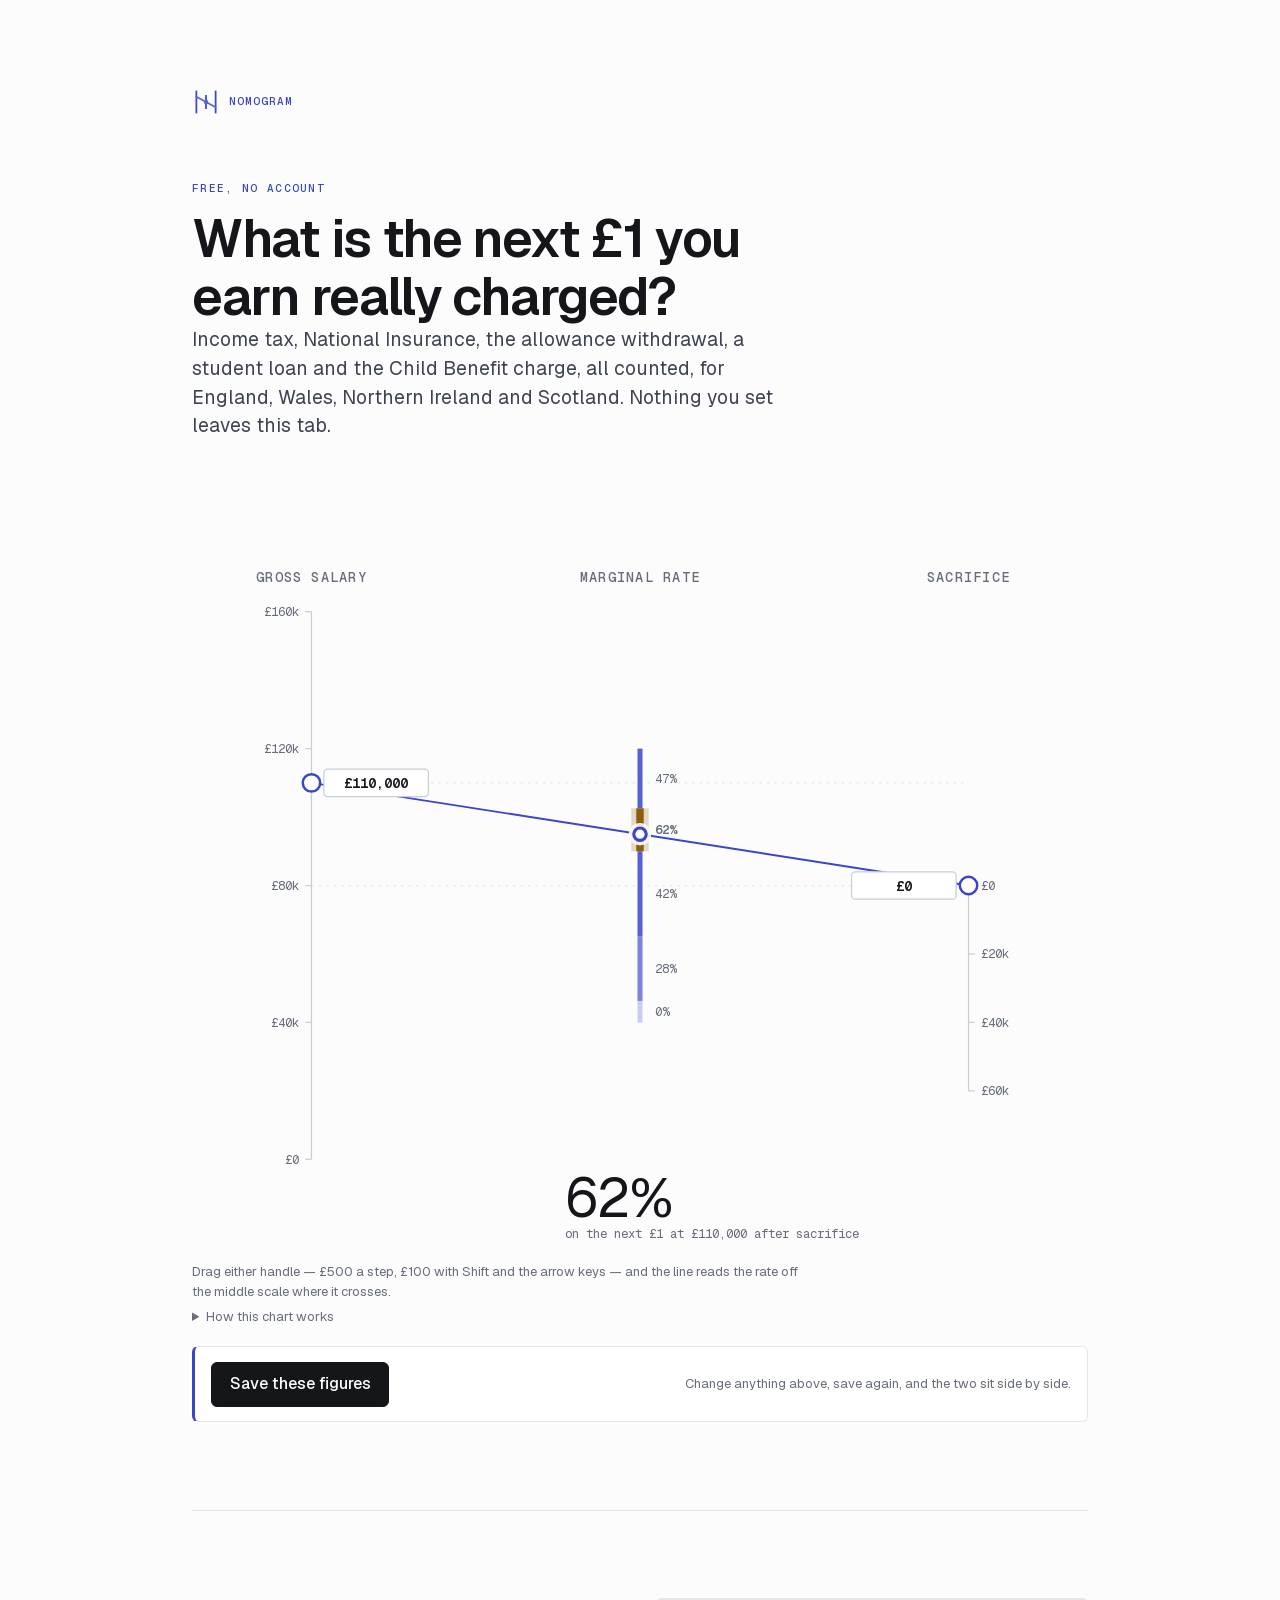
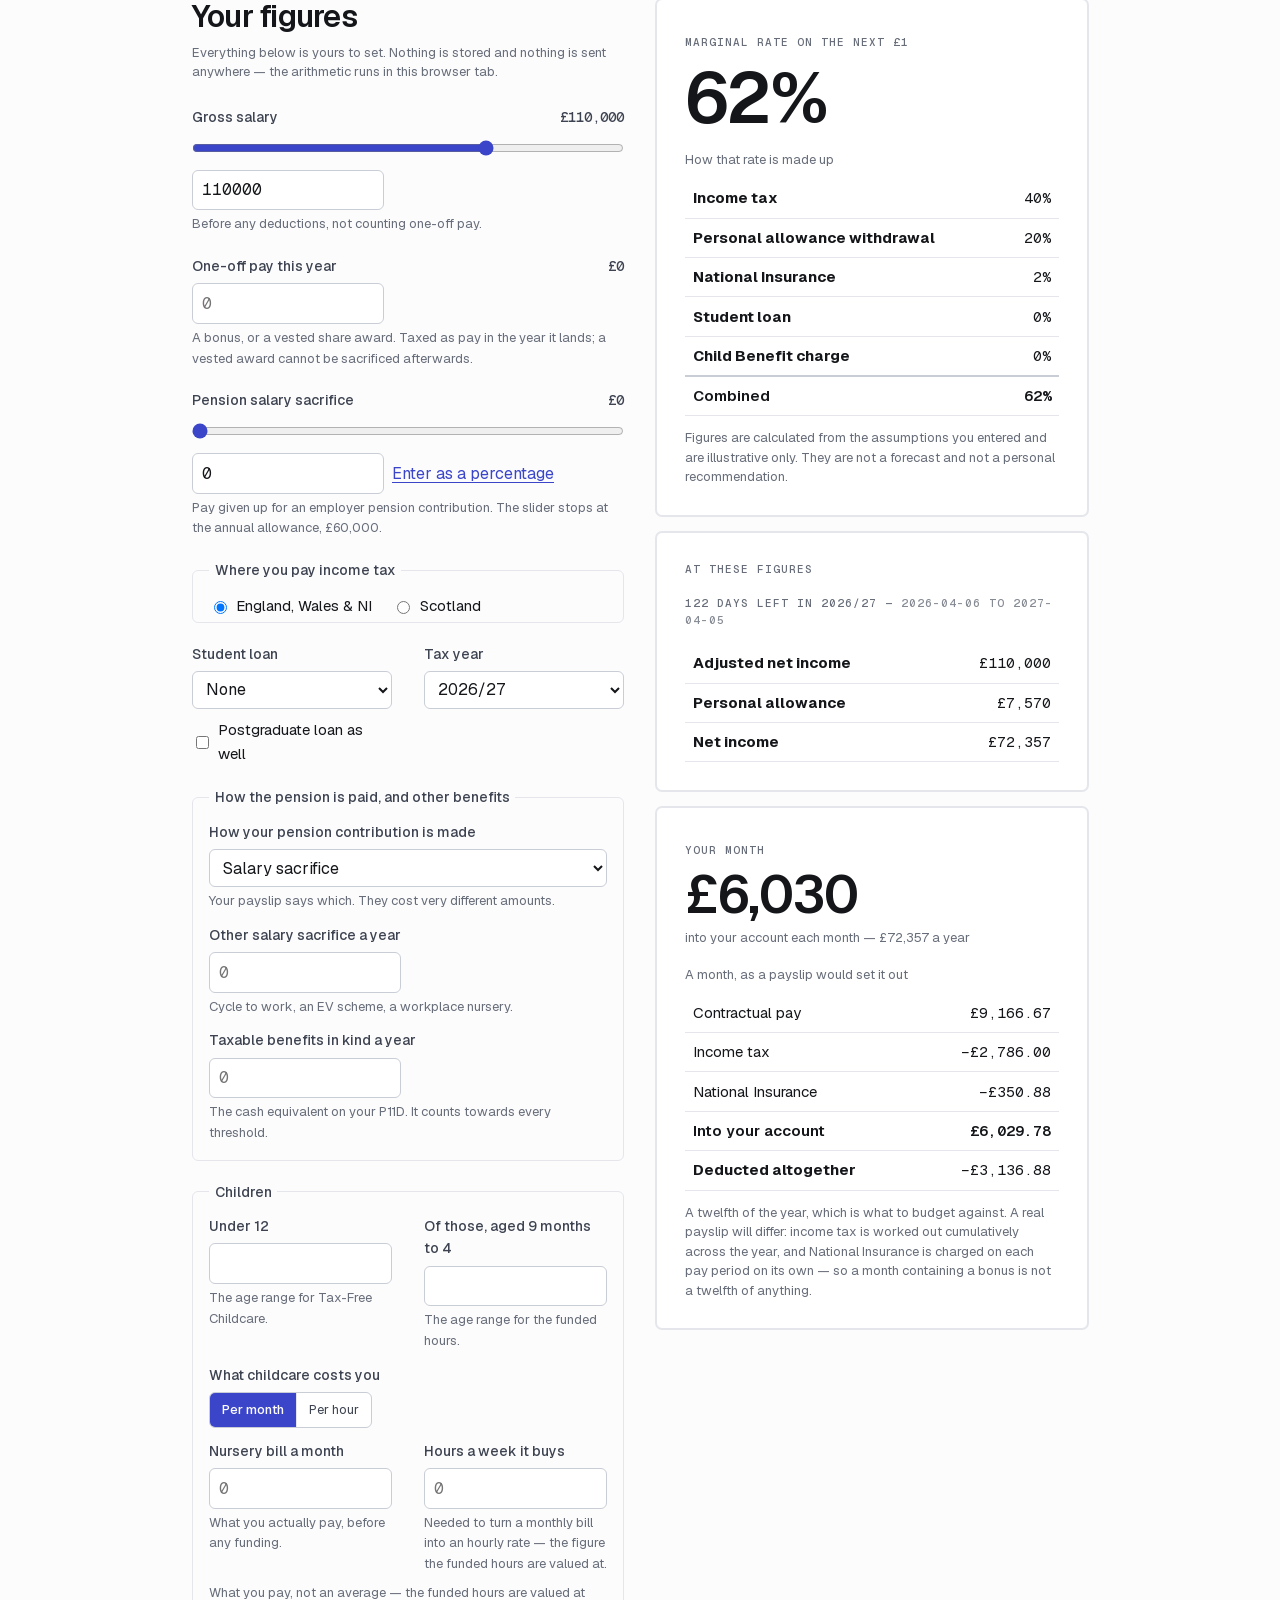
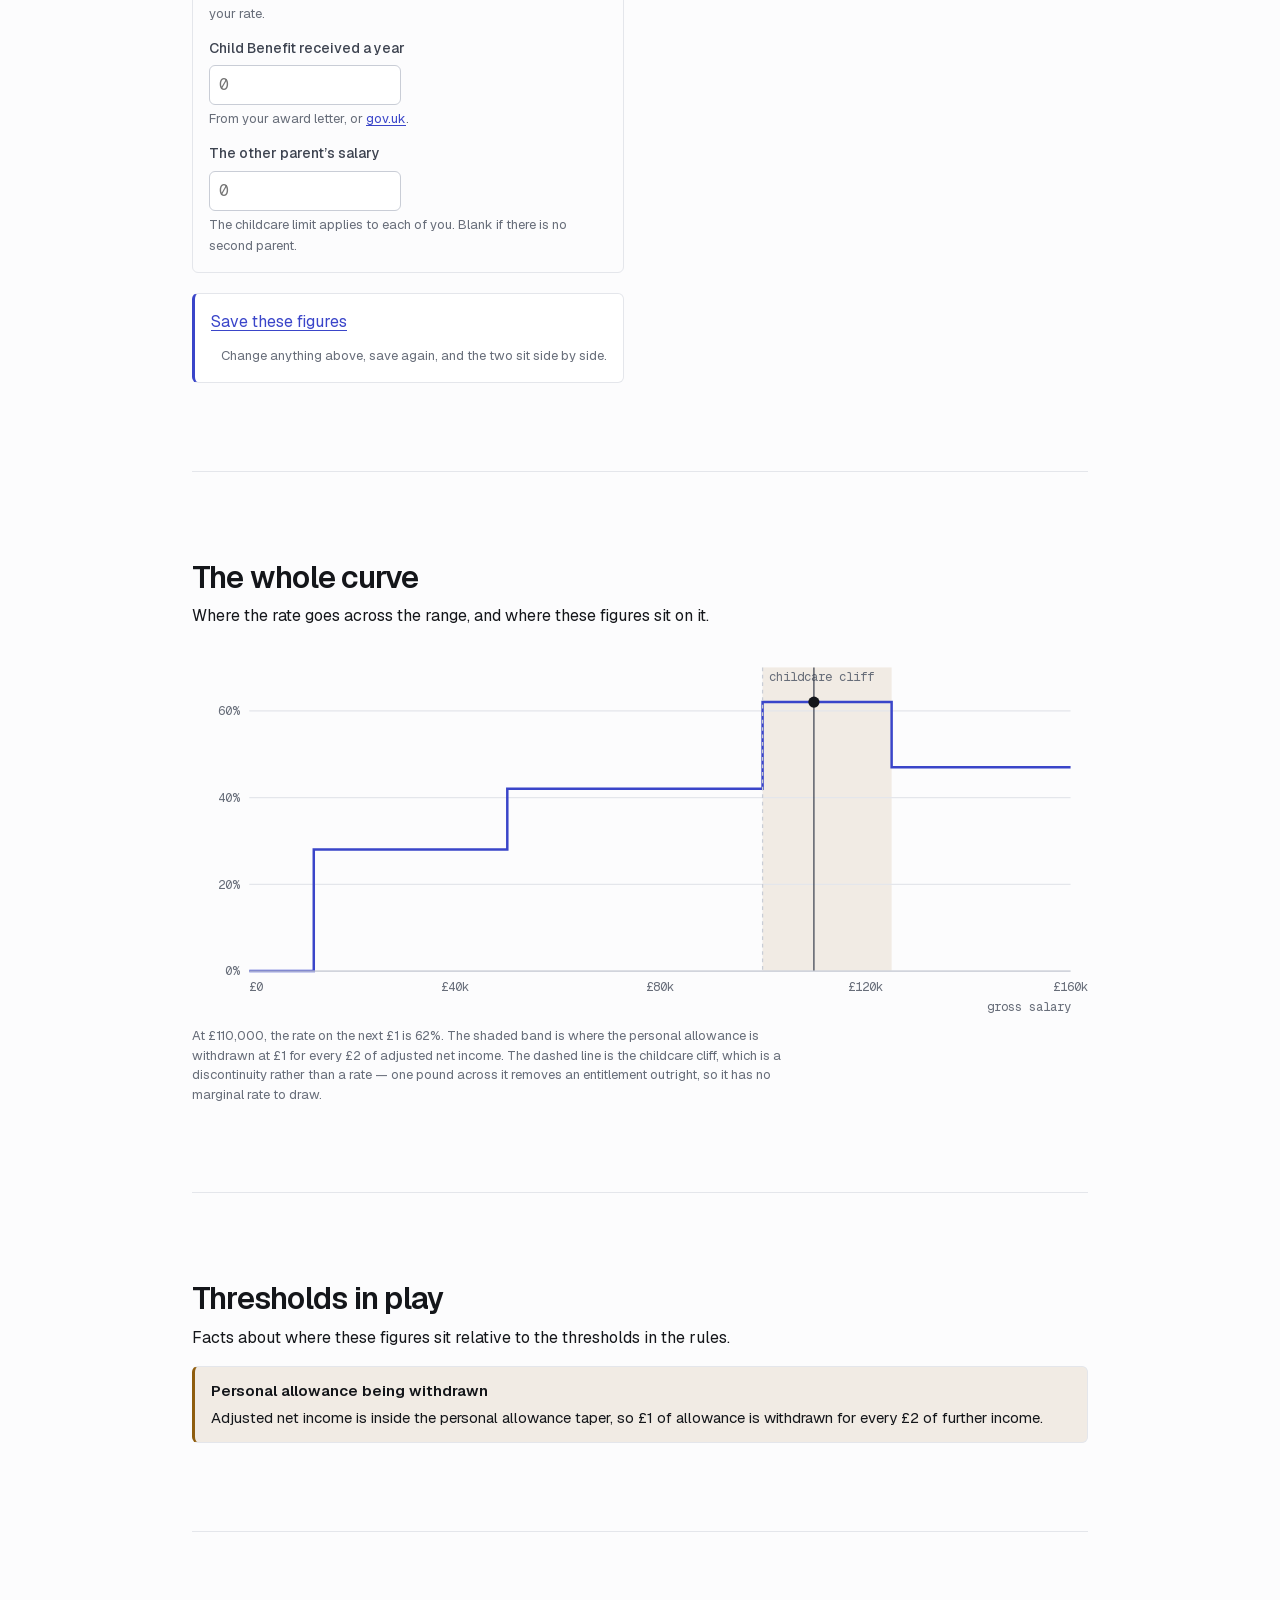
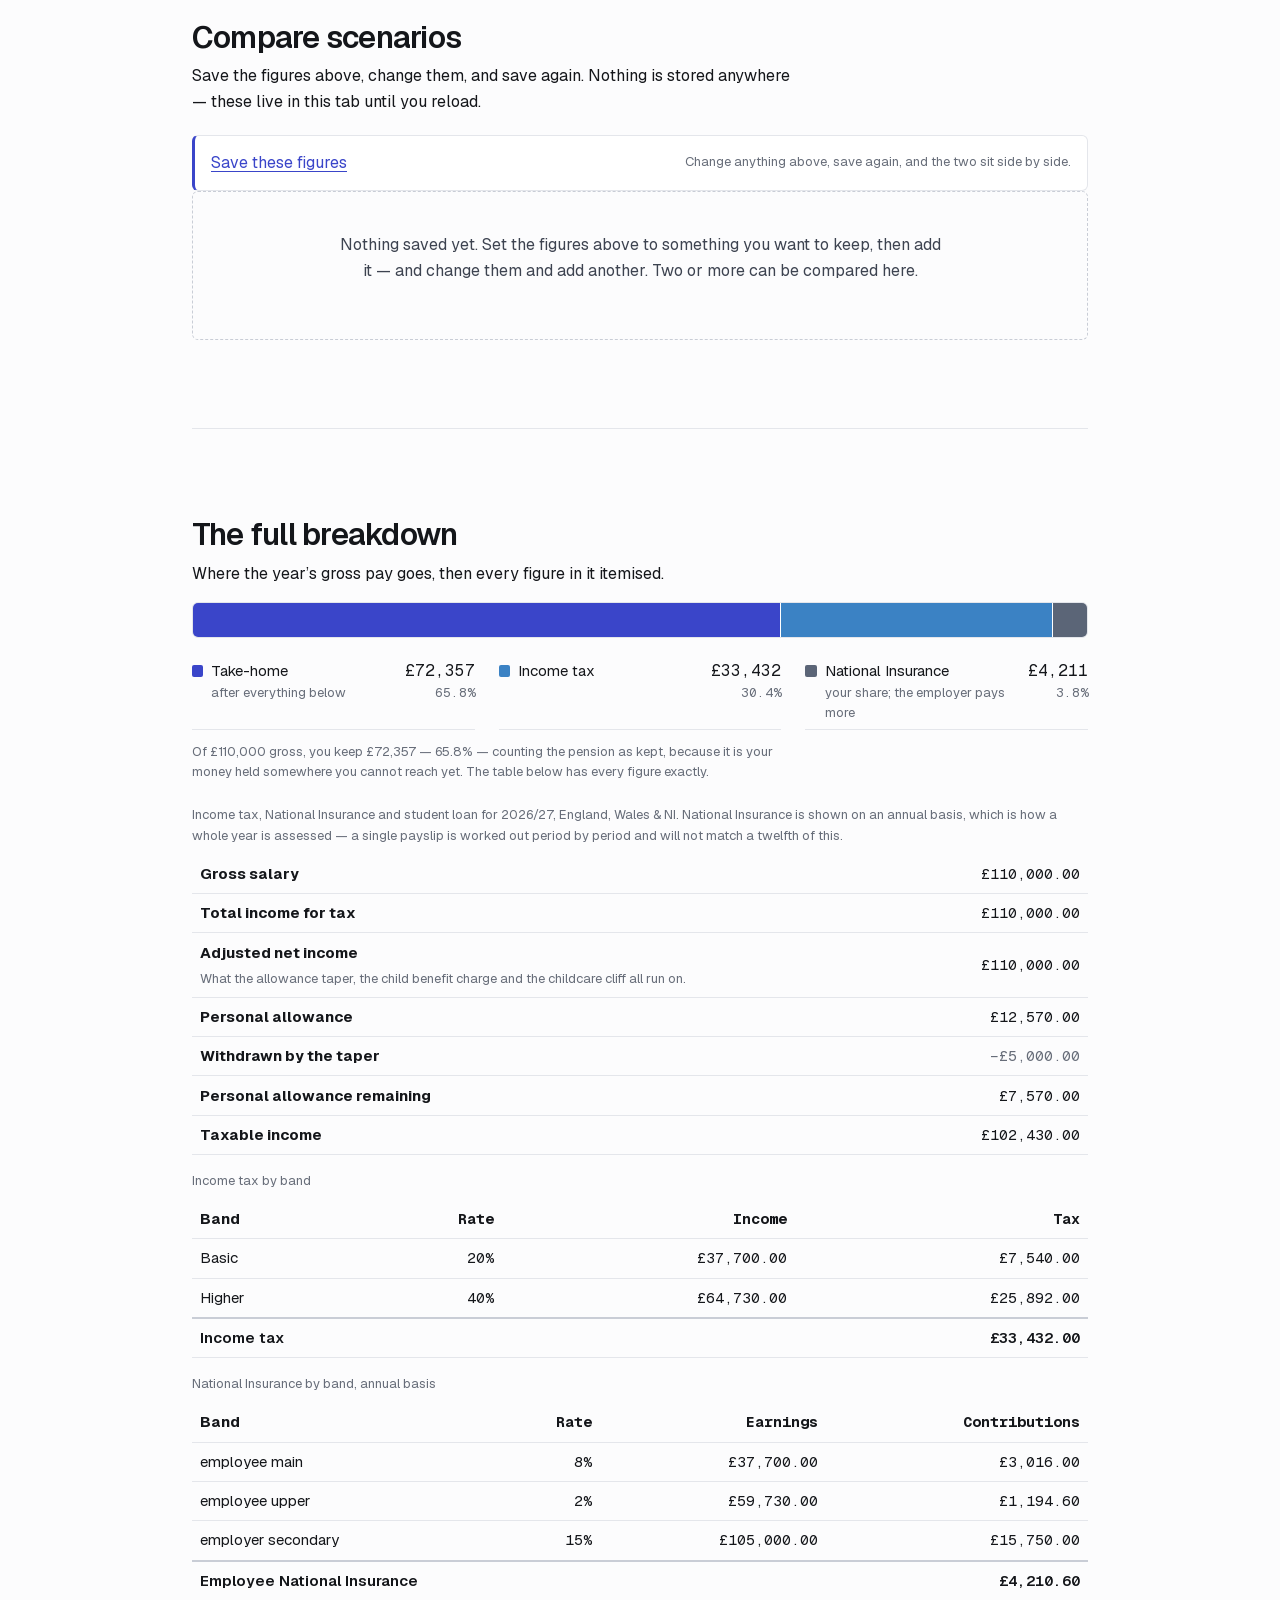
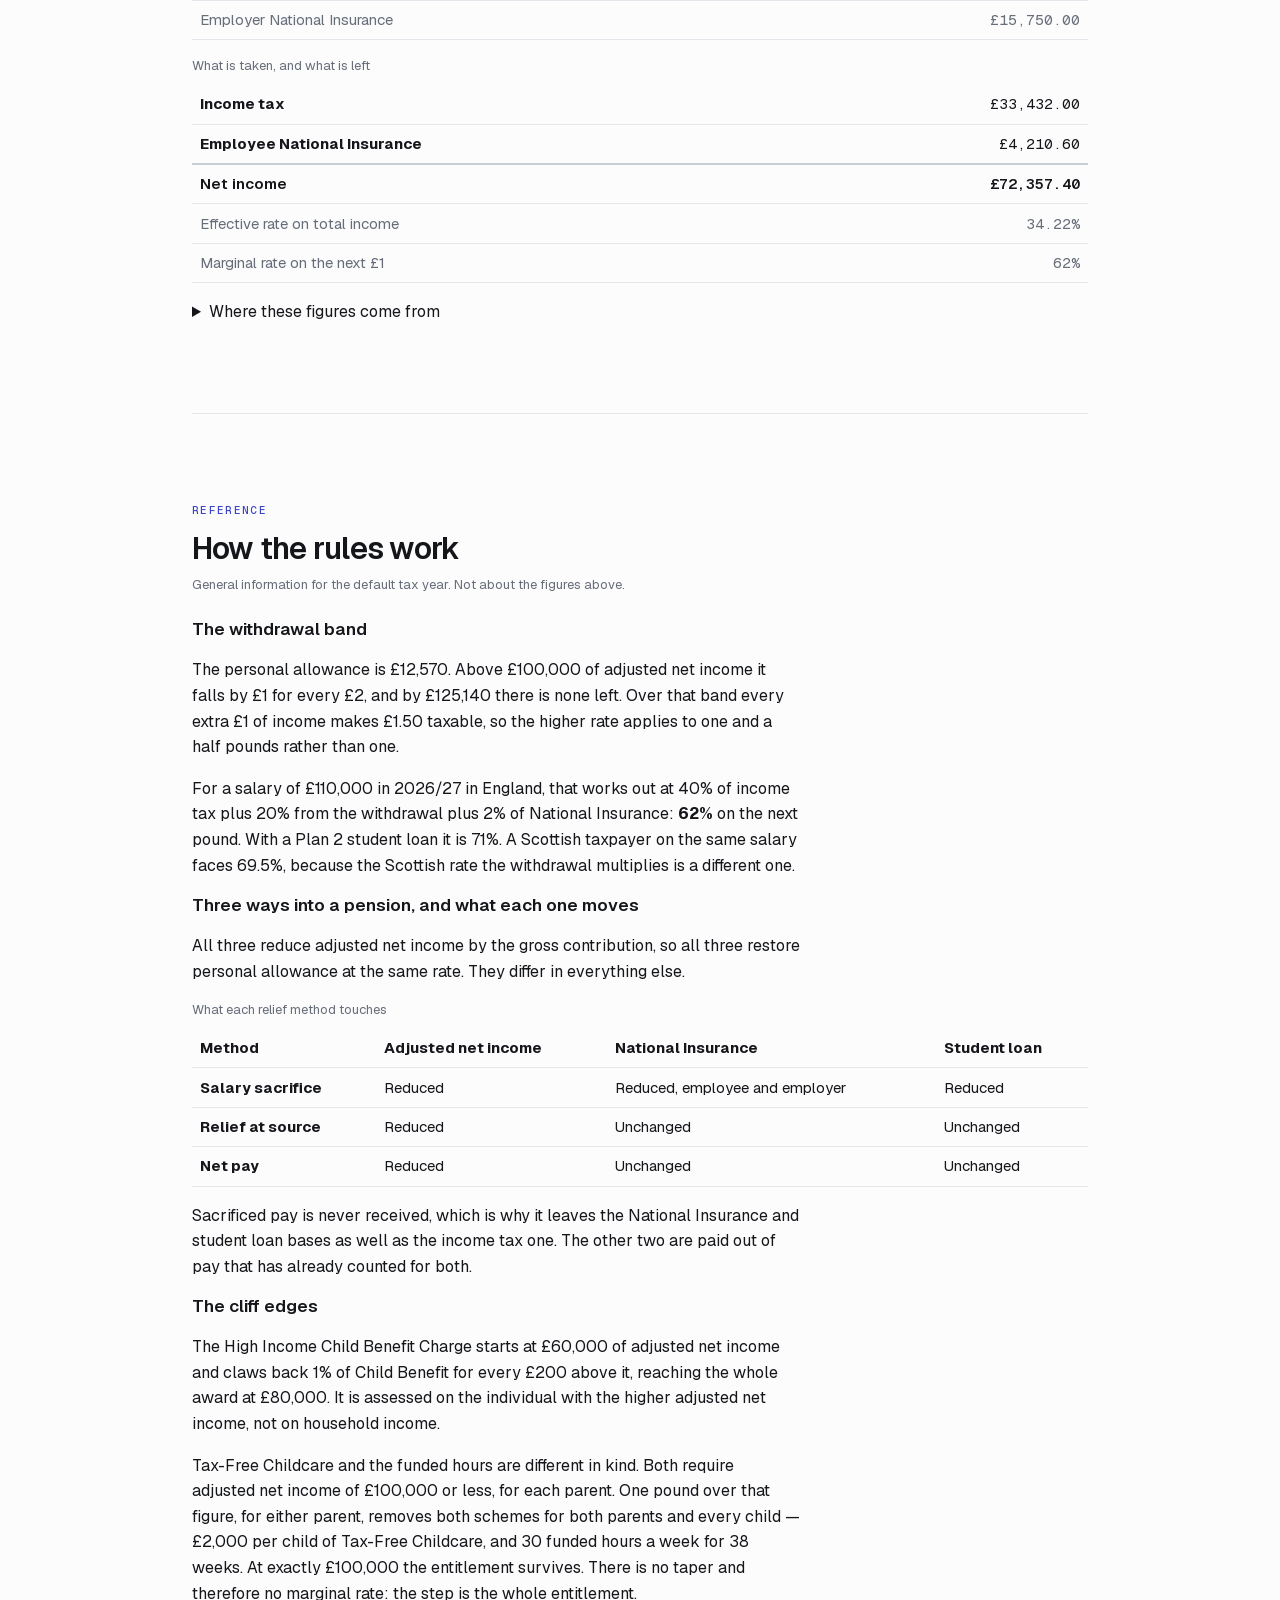
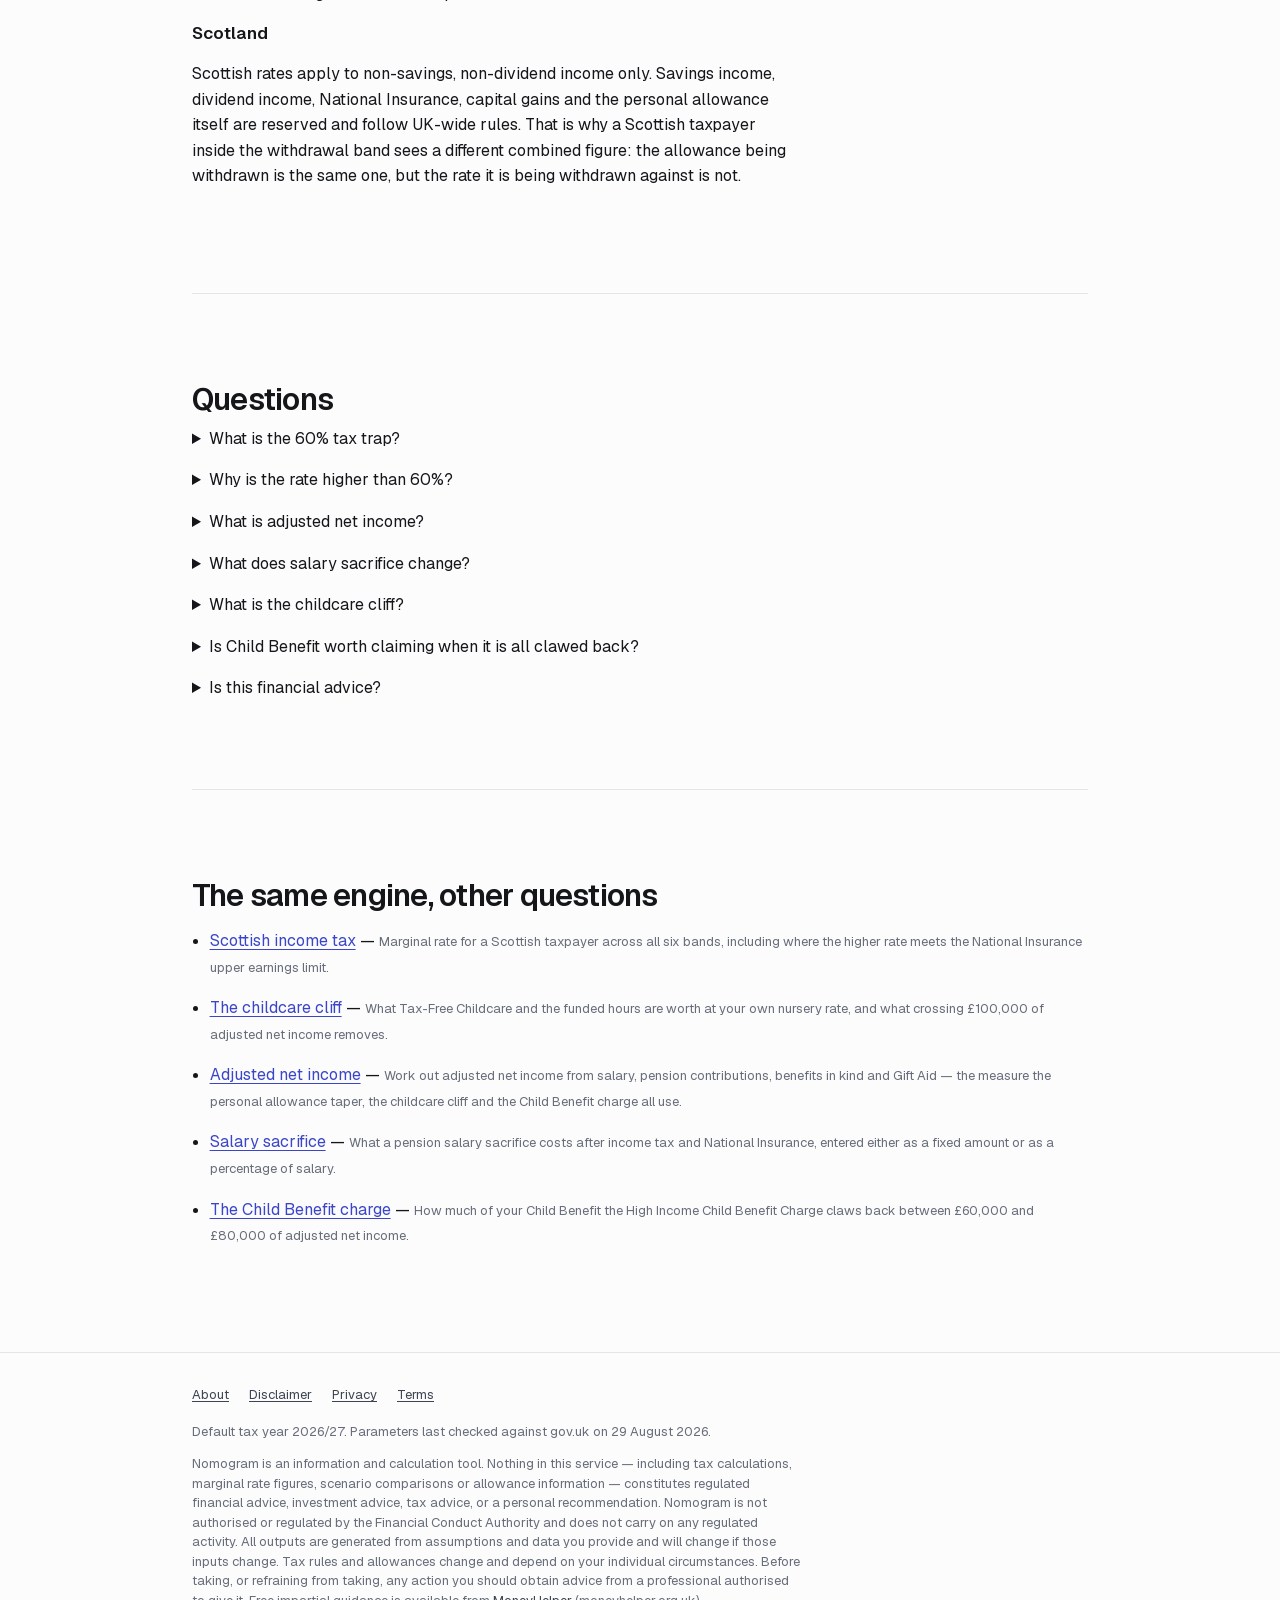
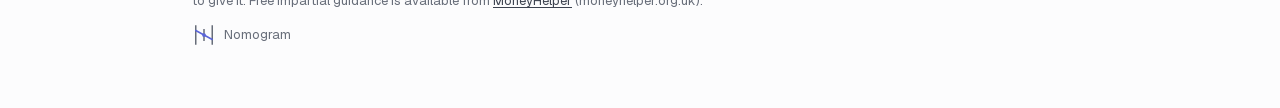
<file: calculator/index.html>
<!DOCTYPE html><!--h3QHPzlYA_Q6RnRgROIUD--><html lang="en-GB" class="__variable_8eaea4 __variable_8c25df" style="--font-display:var(--font-sans-loaded), ui-sans-serif, system-ui, sans-serif;--font-sans:var(--font-sans-loaded), ui-sans-serif, system-ui, sans-serif;--font-mono:var(--font-mono-loaded), ui-monospace, Menlo, monospace"><head><meta charSet="utf-8"/><meta name="viewport" content="width=device-width, initial-scale=1"/><link rel="preload" href="/_next/static/media/22a5144ee8d83bca-s.p.woff2" as="font" crossorigin="" type="font/woff2"/><link rel="preload" href="/_next/static/media/7d4881bb7e1bf84d-s.p.woff2" as="font" crossorigin="" type="font/woff2"/><link rel="stylesheet" href="/_next/static/css/2e6db07599fcc16e.css" data-precedence="next"/><link rel="preload" as="script" fetchPriority="low" href="/_next/static/chunks/webpack-195b369c034ba6aa.js"/><script src="/_next/static/chunks/c5c04770-f5ee545c45f72629.js" async=""></script><script src="/_next/static/chunks/489-721d8b015c2c4524.js" async=""></script><script src="/_next/static/chunks/main-app-4010323440d5b3e1.js" async=""></script><script src="/_next/static/chunks/103-1f6cc3c786203286.js" async=""></script><script src="/_next/static/chunks/app/layout-7a48837bea24d53b.js" async=""></script><script src="/_next/static/chunks/272-7167d7a7893c14c4.js" async=""></script><script src="/_next/static/chunks/app/calculator/page-2f7ab5fafeafe3d9.js" async=""></script><meta name="next-size-adjust" content=""/><title>Marginal rate calculator — what the next £1 of salary is really charged | Nomogram</title><meta name="description" content="Income tax, National Insurance, the personal allowance withdrawal, student loans and the Child Benefit charge, on the next £1 — with salary sacrifice and the other relief methods side by side. England, Wales, Northern Ireland and Scotland."/><meta name="application-name" content="Nomogram"/><meta name="keywords" content="60% tax trap,£100k tax calculator,marginal tax rate calculator UK,personal allowance taper,salary sacrifice calculator,childcare cliff £100,000,Scottish income tax calculator"/><meta name="robots" content="index, follow"/><link rel="canonical" href="https://nomogram.uk/calculator/"/><meta property="og:title" content="Nomogram — your financial position, priced daily"/><meta property="og:description" content="Holdings valued at each close, every UK tax rule that applies to you, and a projection to the year you stop. Free marginal rate calculator included."/><meta property="og:site_name" content="Nomogram"/><meta property="og:locale" content="en_GB"/><meta property="og:image:alt" content="The marginal rate on the next £1 of UK salary, from £0 to £160,000, with the band where the personal allowance is withdrawn picked out."/><meta property="og:image:type" content="image/png"/><meta property="og:image" content="https://nomogram.uk/opengraph-image?9626bb7cdd72bed1"/><meta property="og:image:width" content="1200"/><meta property="og:image:height" content="630"/><meta property="og:type" content="website"/><meta name="twitter:card" content="summary_large_image"/><meta name="twitter:title" content="Nomogram — your financial position, priced daily"/><meta name="twitter:description" content="Every holding priced, every rule applied, calculated on your device."/><meta name="twitter:image:alt" content="The marginal rate on the next £1 of UK salary, from £0 to £160,000, with the band where the personal allowance is withdrawn picked out."/><meta name="twitter:image:type" content="image/png"/><meta name="twitter:image" content="https://nomogram.uk/opengraph-image?9626bb7cdd72bed1"/><meta name="twitter:image:width" content="1200"/><meta name="twitter:image:height" content="630"/><link rel="icon" href="/icon.svg"/><script src="/_next/static/chunks/polyfills-42372ed130431b0a.js" noModule=""></script></head><body><div hidden=""><!--$--><!--/$--></div><a href="#calculator" class="skip-link">Skip to the calculator</a><script type="application/ld+json">{"@context":"https://schema.org","@type":"FAQPage","mainEntity":[{"@type":"Question","name":"What is the 60% tax trap?","acceptedAnswer":{"@type":"Answer","text":"It is the effect of the personal allowance being withdrawn. Above a threshold of adjusted net income, the allowance falls by £1 for every £2 earned. That makes £1.50 of every extra £1 taxable, so income taxed at the higher rate is charged at one and a half times that rate over the band."}},{"@type":"Question","name":"Why is the rate higher than 60%?","acceptedAnswer":{"@type":"Answer","text":"National Insurance is charged on top, at the rate that applies above the upper earnings limit. A student loan adds its own percentage. The combined figure is what actually comes out of the next pound."}},{"@type":"Question","name":"What is adjusted net income?","acceptedAnswer":{"@type":"Answer","text":"Total income less reliefs, less gross relief-at-source pension contributions, less gross Gift Aid donations. It is the measure the personal allowance withdrawal, the High Income Child Benefit Charge and the childcare cliff all run on. It is not the same as salary, and it is not the same as taxable income."}},{"@type":"Question","name":"What does salary sacrifice change?","acceptedAnswer":{"@type":"Answer","text":"Sacrificed pay is never received, so it is not in adjusted net income, not in taxable pay, and not in earnings for National Insurance or student loan purposes. Relief-at-source and net-pay pension contributions reduce adjusted net income too, but leave National Insurance and student loan repayments alone."}},{"@type":"Question","name":"What is the childcare cliff?","acceptedAnswer":{"@type":"Answer","text":"Tax-Free Childcare and the funded hours both require adjusted net income at or below a threshold, for each parent. One pound over, for either parent, removes both schemes for both parents and all children. It is a discontinuity rather than a taper, so it has no marginal rate."}},{"@type":"Question","name":"Is Child Benefit worth claiming when it is all clawed back?","acceptedAnswer":{"@type":"Answer","text":"A full clawback makes the award and the charge cancel out in money terms. Claiming still does two things the charge does not touch: the claimant receives National Insurance credits that count towards the State Pension for years spent caring rather than earning, and the child is issued a National Insurance number automatically before turning 16. A claim can also be made with payments opted out, which keeps both effects with no charge to repay."}},{"@type":"Question","name":"Is this financial advice?","acceptedAnswer":{"@type":"Answer","text":"No. Nomogram is an information and calculation tool. It computes what a set of figures produces under the rules for a tax year. It is not authorised or regulated by the Financial Conduct Authority and it does not make personal recommendations."}}]}</script><main class="shell"><header class="section" id="calculator" style="padding-bottom:0"><p class="eyebrow" style="display:flex;align-items:center;gap:0.55rem;margin-bottom:clamp(2.5rem, 7vw, 4rem)"><a href="/" style="display:flex;align-items:center;gap:0.55rem;text-decoration:none"><svg width="28" height="28" viewBox="0 0 32 32" fill="none" role="presentation" aria-hidden="true"><line x1="5" y1="4" x2="5" y2="28" stroke="currentColor" stroke-width="2" stroke-linecap="square"></line><line x1="16" y1="9" x2="16" y2="23" stroke="currentColor" stroke-width="2" stroke-linecap="square"></line><line x1="27" y1="4" x2="27" y2="28" stroke="currentColor" stroke-width="2" stroke-linecap="square"></line><line x1="5" y1="10" x2="27" y2="22" stroke="var(--green-2)" stroke-width="2" stroke-linecap="round"></line><circle cx="16" cy="16" r="2.5" fill="var(--green-2)"></circle></svg> Nomogram</a></p><span class="kicker">Free, no account</span><h1>What is the next £1 you earn really charged?</h1><p class="lede">Income tax, National Insurance, the allowance withdrawal, a student loan and the Child Benefit charge, all counted, for England, Wales, Northern Ireland and Scotland. Nothing you set leaves this tab.</p></header><section class="section" aria-label="Marginal rate nomogram"><figure style="margin:0"><div class="chart-scroll"><svg viewBox="0 0 720 560" role="img" aria-labelledby="nomogram-title nomogram-desc" style="touch-action:none;width:100%"><title id="nomogram-title">Marginal rate nomogram for 2026/27</title><desc id="nomogram-desc">A straightedge laid from £110,000 of gross salary on the left scale, through £0 of salary sacrifice on the right scale, crosses the middle scale at £110,000 of income after sacrifice, where the marginal rate is 62%.</desc><text x="96" y="20" class="eyebrow" text-anchor="middle" fill="currentColor">GROSS SALARY</text><text x="360" y="20" class="eyebrow" text-anchor="middle" fill="currentColor">MARGINAL RATE</text><text x="624" y="20" class="eyebrow" text-anchor="middle" fill="currentColor">SACRIFICE</text><line x1="96" y1="181.5" x2="624" y2="181.5" stroke="var(--line)" stroke-width="1" stroke-dasharray="2 4"></line><line x1="96" y1="264" x2="624" y2="264" stroke="var(--line)" stroke-width="1" stroke-dasharray="2 4"></line><line x1="96" y1="44" x2="96" y2="484" class="scale-rule"></line><g><line x1="91" y1="484" x2="96" y2="484" class="tick"></line><text x="86" y="487.5" class="tick-label" text-anchor="end">£0</text></g><g><line x1="91" y1="374" x2="96" y2="374" class="tick"></line><text x="86" y="377.5" class="tick-label" text-anchor="end">£40k</text></g><g><line x1="91" y1="264" x2="96" y2="264" class="tick"></line><text x="86" y="267.5" class="tick-label" text-anchor="end">£80k</text></g><g><line x1="91" y1="154" x2="96" y2="154" class="tick"></line><text x="86" y="157.5" class="tick-label" text-anchor="end">£120k</text></g><g><line x1="91" y1="44" x2="96" y2="44" class="tick"></line><text x="86" y="47.5" class="tick-label" text-anchor="end">£160k</text></g><line x1="360" y1="154" x2="360" y2="374" class="scale-rule"></line><g><line x1="360" y1="356.71625" x2="360" y2="374" stroke="var(--seq-1)" stroke-width="4" stroke-linecap="butt"></line><text x="372" y="368.858125" class="tick-label" font-weight="400">0%</text></g><g><line x1="360" y1="304.87874999999997" x2="360" y2="356.71625" stroke="var(--seq-3)" stroke-width="4" stroke-linecap="butt"></line><text x="372" y="334.2975" class="tick-label" font-weight="400">28%</text></g><g><line x1="360" y1="236.5" x2="360" y2="304.87874999999997" stroke="var(--seq-4)" stroke-width="4" stroke-linecap="butt"></line><text x="372" y="274.189375" class="tick-label" font-weight="400">42%</text></g><g><line x1="360" y1="201.9325" x2="360" y2="236.5" stroke="var(--ochre)" stroke-width="14" stroke-linecap="butt" opacity="0.22"></line><line x1="360" y1="201.9325" x2="360" y2="236.5" stroke="var(--ochre)" stroke-width="6" stroke-linecap="butt"></line><text x="372" y="222.71625" class="tick-label" font-weight="600">62%</text></g><g><line x1="360" y1="154" x2="360" y2="201.9325" stroke="var(--seq-4)" stroke-width="4" stroke-linecap="butt"></line><text x="372" y="181.46625" class="tick-label" font-weight="400">47%</text></g><line x1="624" y1="264" x2="624" y2="429" class="scale-rule"></line><g><line x1="624" y1="264" x2="629" y2="264" class="tick"></line><text x="634" y="267.5" class="tick-label">£0</text></g><g><line x1="624" y1="319" x2="629" y2="319" class="tick"></line><text x="634" y="322.5" class="tick-label">£20k</text></g><g><line x1="624" y1="374" x2="629" y2="374" class="tick"></line><text x="634" y="377.5" class="tick-label">£40k</text></g><g><line x1="624" y1="429" x2="629" y2="429" class="tick"></line><text x="634" y="432.5" class="tick-label">£60k</text></g><line x1="96" y1="181.5" x2="624" y2="264" class="index-line"></line><circle cx="360" cy="222.75" r="9" fill="var(--ground)" opacity="0.9"></circle><circle cx="360" cy="222.75" r="5" fill="var(--ground)" stroke="var(--green)" stroke-width="2.5"></circle><text x="300" y="530" text-anchor="start" font-family="var(--font-display)" font-size="44" fill="var(--ink)">62%</text><text x="300" y="547" text-anchor="start" class="tick-label">on the next £1 at £110,000 after sacrifice</text><g role="slider" tabindex="0" aria-label="Gross salary" aria-valuemin="0" aria-valuemax="160000" aria-valuenow="110000" aria-valuetext="£110,000" class="handle"><circle cx="96" cy="181.5" r="11" fill="transparent" stroke="none"></circle><circle cx="96" cy="181.5" r="7" fill="var(--surface)" stroke="var(--green)" stroke-width="2"></circle></g><g role="slider" tabindex="0" aria-label="Pension salary sacrifice" aria-valuemin="0" aria-valuemax="60000" aria-valuenow="0" aria-valuetext="£0" class="handle"><circle cx="624" cy="264" r="11" fill="transparent" stroke="none"></circle><circle cx="624" cy="264" r="7" fill="var(--surface)" stroke="var(--green)" stroke-width="2"></circle></g><g class="handle-value" aria-hidden="true"><rect x="106" y="170.5" width="84" height="22" rx="3" fill="var(--surface)" stroke="var(--line-2)"></rect><text x="148" y="185.5" text-anchor="middle" class="handle-value-text">£110,000</text></g><g class="handle-value" aria-hidden="true"><rect x="530" y="253" width="84" height="22" rx="3" fill="var(--surface)" stroke="var(--line-2)"></rect><text x="572" y="268" text-anchor="middle" class="handle-value-text">£0</text></g></svg></div><figcaption class="disclaimer" style="margin-top:0.5rem">Drag either handle — £500 a step, £100 with Shift and the arrow keys — and the line reads the rate off the middle scale where it crosses.<!-- --> <!-- --> <details style="margin-top:0.35rem"><summary>How this chart works</summary><span style="display:block;margin-top:0.35rem">The middle scale is graduated in income after the contribution. With a fixed <em>sacrifice</em>, the next £1 of salary raises adjusted net income, National-Insurance-able pay and student loan earnings by the same £1, so one scale answers for every salary-and-sacrifice pair and it can read the combined rate.<!-- --> A straight line between two points crosses at their midpoint, so the middle scale is drawn at half the spacing of the outer two. The identity holds for a fixed-amount sacrifice; a percentage is converted before it is drawn.</span></details></figcaption></figure><div class="actions"><button type="button" class="button">Save these figures</button><span class="actions-count">Change anything above, save again, and the two sit side by side.</span></div></section><section class="section" id="figures" aria-labelledby="inputs-heading"><div class="grid-2"><div><h2 id="inputs-heading">Your figures</h2><p class="disclaimer" style="margin-bottom:1.5rem">Everything below is yours to set. Nothing is stored and nothing is sent anywhere — the arithmetic runs in this browser tab.</p><form><div><div class="field"><label class="field-label" for="salary"><span>Gross salary</span><span class="figure">£110,000</span></label><input id="salary" type="range" min="0" max="16000000" step="25000" aria-describedby="salary-hint" value="11000000"/><input type="number" inputMode="numeric" min="0" step="100" aria-label="Gross salary in pounds" style="margin-top:0.4rem" value="110000"/><span class="field-hint" id="salary-hint">Before any deductions, not counting one-off pay.</span></div><div class="field"><label class="field-label" for="one-off"><span>One-off pay this year</span><span class="figure">£0</span></label><input id="one-off" type="number" inputMode="numeric" min="0" step="100" placeholder="0" aria-describedby="one-off-hint" value=""/><span class="field-hint" id="one-off-hint">A bonus, or a vested share award. Taxed as pay in the year it lands; a vested award cannot be sacrificed afterwards.</span></div><div class="field"><label class="field-label" for="sacrifice"><span>Pension salary sacrifice</span><span class="figure">£0</span></label><input id="sacrifice" type="range" min="0" max="6000000" step="25000" aria-describedby="sacrifice-hint" value="0"/><div style="display:flex;gap:0.5rem;margin-top:0.4rem;flex-wrap:wrap"><input type="number" inputMode="numeric" min="0" step="100" aria-label="Pension salary sacrifice in pounds" style="flex:1 1 8rem" value="0"/><button type="button" class="link-button">Enter as a percentage</button></div><span class="field-hint" id="sacrifice-hint">Pay given up for an employer pension contribution. The slider stops at the annual allowance, <!-- -->£60,000<!-- -->.</span></div><fieldset><legend>Where you pay income tax</legend><div class="choice"><label><input type="radio" name="jurisdiction" checked="" value="england-wales-ni"/>England, Wales &amp; NI</label><label><input type="radio" name="jurisdiction" value="scotland"/>Scotland</label></div></fieldset><div class="grid-2"><div class="field"><label class="field-label" for="loan"><span>Student loan</span></label><select id="loan"><option value="none" selected="">None</option><option value="plan1">Plan 1</option><option value="plan2">Plan 2</option><option value="plan4">Plan 4 (Scotland)</option><option value="plan5">Plan 5</option></select><label style="display:inline-flex;align-items:center;gap:0.4rem;margin-top:0.6rem;font-size:0.9375rem"><input type="checkbox"/>Postgraduate loan as well</label></div><div class="field"><label class="field-label" for="year"><span>Tax year</span></label><select id="year"><option value="2026-27" selected="">2026/27</option><option value="2027-28">2027/28<!-- --> — announced</option><option value="2028-29">2028/29<!-- --> — announced</option><option value="2029-30">2029/30<!-- --> — announced</option></select></div></div><fieldset><legend>How the pension is paid, and other benefits</legend><div class="field" style="margin-bottom:0.75rem"><label class="field-label" for="relief-method"><span>How your pension contribution is made</span></label><select id="relief-method"><option value="salary-sacrifice" selected="">Salary sacrifice</option><option value="net-pay">Net pay arrangement</option><option value="relief-at-source">Relief at source</option></select><span class="field-hint">Your payslip says which. They cost very different amounts.</span></div><div class="field" style="margin-bottom:0.75rem"><label class="field-label" for="other-sac"><span>Other salary sacrifice a year</span></label><input id="other-sac" type="number" min="0" step="100" placeholder="0" value=""/><span class="field-hint">Cycle to work, an EV scheme, a workplace nursery.</span></div><div class="field" style="margin-bottom:0.75rem"><label class="field-label" for="bik"><span>Taxable benefits in kind a year</span></label><input id="bik" type="number" min="0" step="100" placeholder="0" value=""/><span class="field-hint">The cash equivalent on your P11D. It counts towards every threshold.</span></div></fieldset><fieldset><legend>Children</legend><div class="grid-2"><div class="field" style="margin-bottom:0.75rem"><label class="field-label" for="children"><span>Under 12</span></label><input id="children" type="number" min="0" max="12" value=""/><span class="field-hint">The age range for Tax-Free Childcare.</span></div><div class="field" style="margin-bottom:0.75rem"><label class="field-label" for="funded"><span>Of those, aged 9 months to 4</span></label><input id="funded" type="number" min="0" max="0" value=""/><span class="field-hint">The age range for the funded hours.</span></div></div><div class="field" style="margin-bottom:0.75rem"><span class="field-label"><span>What childcare costs you</span></span><div class="segmented" role="group" aria-label="How to enter childcare cost"><button type="button" aria-pressed="true">Per month</button><button type="button" aria-pressed="false">Per hour</button></div></div><div class="grid-2"><div class="field" style="margin-bottom:0.75rem"><label class="field-label" for="nursery-month"><span>Nursery bill a month</span></label><input id="nursery-month" type="number" min="0" step="10" placeholder="0" value=""/><span class="field-hint">What you actually pay, before any funding.</span></div><div class="field" style="margin-bottom:0.75rem"><label class="field-label" for="nursery-hours"><span>Hours a week it buys</span></label><input id="nursery-hours" type="number" min="0" max="80" step="1" placeholder="0" value=""/><span class="field-hint">Needed to turn a monthly bill into an hourly rate — the figure the funded hours are valued at.</span></div></div><p class="field-hint" style="margin-top:-0.25rem;margin-bottom:0.75rem">What you pay, not an average — the funded hours are valued at your rate.</p><div class="field" style="margin-bottom:0.75rem"><label class="field-label" for="cb"><span>Child Benefit received a year</span></label><input id="cb" type="number" min="0" step="1" placeholder="0" value=""/><span class="field-hint">From your award letter, or<!-- --> <a href="https://www.gov.uk/child-benefit-rates" rel="noreferrer">gov.uk</a>.</span></div><div class="field" style="margin-bottom:0.75rem"><label class="field-label" for="partner"><span>The other parent’s salary</span></label><input id="partner" type="number" min="0" step="1000" placeholder="0" value=""/><span class="field-hint">The childcare limit applies to each of you. Blank if there is no second parent.</span></div></fieldset></div></form><div class="actions"><button type="button" class="link-button">Save these figures</button><span class="actions-count">Change anything above, save again, and the two sit side by side.</span></div></div><div class="stack"><div class="card"><span class="eyebrow" id="rate-heading">Marginal rate on the next £1</span><output class="display" for="salary sacrifice" style="display:block;font-size:clamp(3rem, 9vw, 4.5rem);margin:0.25rem 0 0.75rem">62%</output><table><caption>How that rate is made up</caption><tbody><tr><th scope="row">Income tax</th><td class="figure">40%</td></tr><tr><th scope="row">Personal allowance withdrawal</th><td class="figure">20%</td></tr><tr><th scope="row">National Insurance</th><td class="figure">2%</td></tr><tr><th scope="row">Student loan</th><td class="figure">0%</td></tr><tr><th scope="row">Child Benefit charge</th><td class="figure">0%</td></tr><tr class="total"><td>Combined</td><td class="figure">62%</td></tr></tbody></table><p class="disclaimer" style="margin-top:0.75rem;margin-bottom:0">Figures are calculated from the assumptions you entered and are illustrative only. They are not a forecast and not a personal recommendation.</p></div><div class="card"><div class="card-head"><span class="eyebrow">At these figures</span></div><table><tbody><tr><th scope="row">Adjusted net income</th><td class="figure">£110,000</td></tr><tr><th scope="row">Personal allowance</th><td class="figure">£7,570</td></tr><tr><th scope="row">Net income</th><td class="figure">£72,357</td></tr></tbody></table></div><div class="card"><span class="eyebrow">Your month</span><output class="display" style="display:block;font-size:clamp(2.25rem, 7vw, 3.25rem);margin:0.25rem 0 0.25rem">£6,030</output><p class="field-hint" style="margin-top:0">into your account each month — <!-- -->£72,357<!-- --> a year</p><table style="margin-top:1rem"><caption>A month, as a payslip would set it out</caption><tbody><tr><th scope="row" style="font-weight:400">Contractual pay</th><td class="figure" style="font-weight:400">£9,166.67</td></tr><tr><th scope="row" style="font-weight:400">Income tax</th><td class="figure" style="font-weight:400">−<!-- -->£2,786.00</td></tr><tr><th scope="row" style="font-weight:400">National Insurance</th><td class="figure" style="font-weight:400">−<!-- -->£350.88</td></tr><tr><th scope="row" style="font-weight:600">Into your account</th><td class="figure" style="font-weight:600">£6,029.78</td></tr><tr><th scope="row">Deducted altogether</th><td class="figure">−<!-- -->£3,136.88</td></tr></tbody></table><p class="disclaimer" style="margin-top:0.75rem;margin-bottom:0">A twelfth of the year, which is what to budget against. A real payslip will differ: income tax is worked out cumulatively across the year, and National Insurance is charged on each pay period on its own — so a month containing a bonus is not a twelfth of anything.</p></div></div></div></section><section class="section" aria-labelledby="curve-heading"><h2 id="curve-heading">The whole curve</h2><p>Where the rate goes across the range, and where these figures sit on it.</p><figure style="margin:0"><div class="chart-scroll"><svg viewBox="0 0 720 300" role="img" aria-labelledby="curve-title curve-desc"><title id="curve-title">Marginal rate on the next £1 of gross salary</title><desc id="curve-desc">A step chart from £0 to £160k of gross salary. The shaded band between £100,000 and £125,140 of adjusted net income is where the personal allowance is withdrawn. The current position is £110,000, where the marginal rate is 62%.</desc><rect x="458.5" y="18" width="103.70249999999999" height="244" fill="var(--ochre-wash)"></rect><g><line x1="46" y1="262" x2="706" y2="262" stroke="var(--line)" stroke-width="1"></line><text x="38" y="265.5" class="tick-label" text-anchor="end">0%</text></g><g><line x1="46" y1="192.28571428571428" x2="706" y2="192.28571428571428" stroke="var(--line)" stroke-width="1"></line><text x="38" y="195.78571428571428" class="tick-label" text-anchor="end">20%</text></g><g><line x1="46" y1="122.57142857142856" x2="706" y2="122.57142857142856" stroke="var(--line)" stroke-width="1"></line><text x="38" y="126.07142857142856" class="tick-label" text-anchor="end">40%</text></g><g><line x1="46" y1="52.85714285714283" x2="706" y2="52.85714285714283" stroke="var(--line)" stroke-width="1"></line><text x="38" y="56.35714285714283" class="tick-label" text-anchor="end">60%</text></g><text x="46" y="278" class="tick-label" text-anchor="start">£0</text><text x="211" y="278" class="tick-label" text-anchor="middle">£40k</text><text x="376" y="278" class="tick-label" text-anchor="middle">£80k</text><text x="541" y="278" class="tick-label" text-anchor="middle">£120k</text><text x="706" y="278" class="tick-label" text-anchor="middle">£160k</text><path d="M 46 262 L 97.85125 262 L 97.85125 164.39999999999998 L 253.36375 164.39999999999998 L 253.36375 115.6 L 458.5 115.6 L 458.5 45.88571428571427 L 562.2025 45.88571428571427 L 562.2025 98.17142857142855 L 706 98.17142857142855" fill="none" stroke="var(--green)" stroke-width="2" stroke-linejoin="miter"></path><g><line x1="458.5" y1="18" x2="458.5" y2="262" stroke="var(--line-2)" stroke-width="1" stroke-dasharray="3 3"></line><text x="463.5" y="29" class="tick-label" fill="var(--muted)">childcare cliff</text></g><g class="position-marker"><line x1="499.75" y1="18" x2="499.75" y2="262" stroke="var(--ink-2)" stroke-width="1"></line><circle cx="499.75" cy="45.88571428571427" r="4.5" fill="var(--ink)"></circle></g><line x1="46" y1="262" x2="706" y2="262" stroke="var(--line-2)"></line><text x="706" y="294" class="tick-label" text-anchor="end">gross salary</text></svg></div><figcaption class="disclaimer" style="margin-top:0.5rem">At £110,000, the rate on the next £1 is 62%.<!-- --> <!-- -->The shaded band is where the personal allowance is withdrawn at £1 for every £2 of adjusted net income. The dashed line is the childcare cliff, which is a discontinuity rather than a rate — one pound across it removes an entitlement outright, so it has no marginal rate to draw.</figcaption></figure></section><section class="section" aria-labelledby="warnings-heading"><h2 id="warnings-heading">Thresholds in play</h2><p>Facts about where these figures sit relative to the thresholds in the rules.</p><div><div class="notice notice-warning"><strong class="notice-title">Personal allowance being withdrawn</strong><span>Adjusted net income is inside the personal allowance taper, so £1 of allowance is withdrawn for every £2 of further income.</span></div></div></section><section class="section" aria-labelledby="compare-heading"><h2 id="compare-heading">Compare scenarios</h2><p style="max-width:var(--measure)">Save the figures above, change them, and save again. Nothing is stored anywhere — these live in this tab until you reload.</p><div class="actions"><button type="button" class="link-button">Save these figures</button><span class="actions-count">Change anything above, save again, and the two sit side by side.</span></div><div class="empty"><p>Nothing saved yet. Set the figures above to something you want to keep, then add it — and change them and add another. Two or more can be compared here.</p></div></section><section class="section" aria-labelledby="breakdown-heading"><h2 id="breakdown-heading">The full breakdown</h2><p>Where the year’s gross pay goes, then every figure in it itemised.</p><figure style="margin:0 0 1.5rem"><div class="where-bar" role="img" aria-label="Of £110,000 gross, £72,357 is kept — £72,357 as pay and £0 into a pension — and £37,643 is deducted."><span class="where-slice" style="width:65.77945454545454%;background:var(--cat-1)" title="Take-home: £72,357"></span><span class="where-slice" style="width:30.39272727272727%;background:var(--cat-7)" title="Income tax: £33,432"></span><span class="where-slice" style="width:3.8278181818181816%;background:var(--cat-5)" title="National Insurance: £4,211"></span></div><ul class="where-legend"><li><span class="where-swatch" style="background:var(--cat-1)" aria-hidden="true"></span><span class="where-label">Take-home<span class="field-hint">after everything below</span></span><span class="where-figure">£72,357<span class="field-hint">65.8%</span></span></li><li><span class="where-swatch" style="background:var(--cat-7)" aria-hidden="true"></span><span class="where-label">Income tax</span><span class="where-figure">£33,432<span class="field-hint">30.4%</span></span></li><li><span class="where-swatch" style="background:var(--cat-5)" aria-hidden="true"></span><span class="where-label">National Insurance<span class="field-hint">your share; the employer pays more</span></span><span class="where-figure">£4,211<span class="field-hint">3.8%</span></span></li></ul><figcaption class="disclaimer">Of <!-- -->£110,000<!-- --> gross, you keep <!-- -->£72,357<!-- --> —<!-- --> <!-- -->65.8%<!-- --> — counting the pension as kept, because it is your money held somewhere you cannot reach yet. The table below has every figure exactly.</figcaption></figure><div class="stack"><table><caption>Income tax, National Insurance and student loan for <!-- -->2026/27<!-- -->,<!-- --> <!-- -->England, Wales &amp; NI<!-- -->. National Insurance is shown on an annual basis, which is how a whole year is assessed — a single payslip is worked out period by period and will not match a twelfth of this.</caption><tbody><tr><th scope="row">Gross salary</th><td class="figure">£110,000.00</td></tr><tr><th scope="row">Total income for tax</th><td class="figure">£110,000.00</td></tr><tr><th scope="row">Adjusted net income<span class="field-hint">What the allowance taper, the child benefit charge and the childcare cliff all run on.</span></th><td class="figure">£110,000.00</td></tr><tr><th scope="row">Personal allowance</th><td class="figure">£12,570.00</td></tr><tr class="subtle"><th scope="row">Withdrawn by the taper</th><td class="figure">−<!-- -->£5,000.00</td></tr><tr><th scope="row">Personal allowance remaining</th><td class="figure">£7,570.00</td></tr><tr><th scope="row">Taxable income</th><td class="figure">£102,430.00</td></tr></tbody></table><table><caption>Income tax by band</caption><thead><tr><th scope="col">Band</th><th scope="col" class="figure">Rate</th><th scope="col" class="figure">Income</th><th scope="col" class="figure">Tax</th></tr></thead><tbody><tr><th scope="row" style="text-transform:capitalize;font-weight:400">basic</th><td class="figure">20%</td><td class="figure">£37,700.00</td><td class="figure">£7,540.00</td></tr><tr><th scope="row" style="text-transform:capitalize;font-weight:400">higher</th><td class="figure">40%</td><td class="figure">£64,730.00</td><td class="figure">£25,892.00</td></tr><tr class="total"><td colSpan="3">Income tax</td><td class="figure">£33,432.00</td></tr></tbody></table><table><caption>National Insurance by band, annual basis</caption><thead><tr><th scope="col">Band</th><th scope="col" class="figure">Rate</th><th scope="col" class="figure">Earnings</th><th scope="col" class="figure">Contributions</th></tr></thead><tbody><tr><th scope="row" style="font-weight:400">employee main</th><td class="figure">8%</td><td class="figure">£37,700.00</td><td class="figure">£3,016.00</td></tr><tr><th scope="row" style="font-weight:400">employee upper</th><td class="figure">2%</td><td class="figure">£59,730.00</td><td class="figure">£1,194.60</td></tr><tr><th scope="row" style="font-weight:400">employer secondary</th><td class="figure">15%</td><td class="figure">£105,000.00</td><td class="figure">£15,750.00</td></tr><tr class="total"><td colSpan="3">Employee National Insurance</td><td class="figure">£4,210.60</td></tr><tr class="subtle"><td colSpan="3">Employer National Insurance</td><td class="figure">£15,750.00</td></tr></tbody></table><table><caption>What is taken, and what is left</caption><tbody><tr><th scope="row">Income tax</th><td class="figure">£33,432.00</td></tr><tr><th scope="row">Employee National Insurance</th><td class="figure">£4,210.60</td></tr><tr class="total"><td>Net income</td><td class="figure">£72,357.40</td></tr><tr class="subtle"><td>Effective rate on total income</td><td class="figure">34.22%</td></tr><tr class="subtle"><td>Marginal rate on the next £1</td><td class="figure">62%</td></tr></tbody></table><details><summary>Where these figures come from</summary><div class="stack" style="margin-top:0.75rem"><p class="disclaimer">Computed by <code>@nomogram/tax-engine</code> against the <!-- -->2026/27<!-- --> <!-- -->parameter set, which is<!-- --> <!-- -->in force<!-- -->. Parameters last checked against gov.uk on<!-- --> <!-- -->29 August 2026<!-- -->.</p><table><caption>The parameters this calculation used</caption><tbody><tr><th scope="row">Personal allowance</th><td class="figure">£12,570</td></tr><tr><th scope="row">Withdrawn from</th><td class="figure">£100,000</td></tr><tr><th scope="row">National Insurance primary threshold</th><td class="figure">£12,570</td></tr><tr><th scope="row">Upper earnings limit</th><td class="figure">£50,270</td></tr><tr><th scope="row">Annual allowance</th><td class="figure">£60,000</td></tr><tr><th scope="row">Childcare cliff</th><td class="figure">£100,000</td></tr></tbody></table><p class="disclaimer">Sources:<!-- --> <a href="https://www.gov.uk/government/publications/rates-and-allowances-income-tax" rel="noreferrer">income tax rates and allowances</a>,<!-- --> <a href="https://www.gov.uk/guidance/rates-and-thresholds-for-employers-2026-to-2027" rel="noreferrer">National Insurance thresholds</a>,<!-- --> <a href="https://www.gov.uk/government/publications/rates-and-allowances-pension-schemes/pension-schemes-rates" rel="noreferrer">pension allowances</a>.</p></div></details></div></section><section class="section" aria-labelledby="explainer-heading"><span class="kicker">Reference</span><h2 id="explainer-heading">How the rules work</h2><p class="disclaimer" style="margin-bottom:1.5rem">General information for the default tax year. Not about the figures above.</p><div class="stack"><h3>The withdrawal band</h3><p>The personal allowance is <!-- -->£12,570<!-- -->. Above<!-- --> <!-- -->£100,000<!-- --> of adjusted net income it falls by £1 for every £2, and by<!-- --> <!-- -->£125,140<!-- --> there is none left. Over that band every extra £1 of income makes £1.50 taxable, so the higher rate applies to one and a half pounds rather than one.</p><p>For a salary of <!-- -->£110,000<!-- --> in <!-- -->2026/27<!-- --> in England, that works out at <!-- -->40%<!-- --> of income tax plus<!-- --> <!-- -->20%<!-- --> from the withdrawal plus<!-- --> <!-- -->2%<!-- --> of National Insurance:<!-- --> <strong>62%</strong> on the next pound. With a Plan 2 student loan it is <!-- -->71%<!-- -->. A Scottish taxpayer on the same salary faces <!-- -->69.5%<!-- -->, because the Scottish rate the withdrawal multiplies is a different one.</p><h3>Three ways into a pension, and what each one moves</h3><p>All three reduce adjusted net income by the gross contribution, so all three restore personal allowance at the same rate. They differ in everything else.</p><table><caption>What each relief method touches</caption><thead><tr><th scope="col">Method</th><th scope="col">Adjusted net income</th><th scope="col">National Insurance</th><th scope="col">Student loan</th></tr></thead><tbody><tr><th scope="row">Salary sacrifice</th><td>Reduced</td><td>Reduced, employee and employer</td><td>Reduced</td></tr><tr><th scope="row">Relief at source</th><td>Reduced</td><td>Unchanged</td><td>Unchanged</td></tr><tr><th scope="row">Net pay</th><td>Reduced</td><td>Unchanged</td><td>Unchanged</td></tr></tbody></table><p>Sacrificed pay is never received, which is why it leaves the National Insurance and student loan bases as well as the income tax one. The other two are paid out of pay that has already counted for both.</p><h3>The cliff edges</h3><p>The High Income Child Benefit Charge starts at <!-- -->£60,000<!-- --> <!-- -->of adjusted net income and claws back<!-- --> <!-- -->1%<!-- --> of Child Benefit for every<!-- --> <!-- -->£200<!-- --> above it, reaching the whole award at<!-- --> <!-- -->£80,000<!-- -->. It is assessed on the individual with the higher adjusted net income, not on household income.</p><p>Tax-Free Childcare and the funded hours are different in kind. Both require adjusted net income of <!-- -->£100,000<!-- --> or less, for each parent. One pound over that figure, for either parent, removes both schemes for both parents and every child — <!-- -->£2,000<!-- --> per child of Tax-Free Childcare, and <!-- -->30<!-- --> <!-- -->funded hours a week for <!-- -->38<!-- --> weeks. At exactly <!-- -->£100,000<!-- --> the entitlement survives. There is no taper and therefore no marginal rate: the step is the whole entitlement.</p><h3>Scotland</h3><p>Scottish rates apply to non-savings, non-dividend income only. Savings income, dividend income, National Insurance, capital gains and the personal allowance itself are reserved and follow UK-wide rules. That is why a Scottish taxpayer inside the withdrawal band sees a different combined figure: the allowance being withdrawn is the same one, but the rate it is being withdrawn against is not.</p></div></section><section class="section" aria-labelledby="faq-heading"><h2 id="faq-heading">Questions</h2><div class="stack"><details><summary>What is the 60% tax trap?</summary><p style="margin-top:0.5rem">It is the effect of the personal allowance being withdrawn. Above a threshold of adjusted net income, the allowance falls by £1 for every £2 earned. That makes £1.50 of every extra £1 taxable, so income taxed at the higher rate is charged at one and a half times that rate over the band.</p></details><details><summary>Why is the rate higher than 60%?</summary><p style="margin-top:0.5rem">National Insurance is charged on top, at the rate that applies above the upper earnings limit. A student loan adds its own percentage. The combined figure is what actually comes out of the next pound.</p></details><details><summary>What is adjusted net income?</summary><p style="margin-top:0.5rem">Total income less reliefs, less gross relief-at-source pension contributions, less gross Gift Aid donations. It is the measure the personal allowance withdrawal, the High Income Child Benefit Charge and the childcare cliff all run on. It is not the same as salary, and it is not the same as taxable income.</p></details><details><summary>What does salary sacrifice change?</summary><p style="margin-top:0.5rem">Sacrificed pay is never received, so it is not in adjusted net income, not in taxable pay, and not in earnings for National Insurance or student loan purposes. Relief-at-source and net-pay pension contributions reduce adjusted net income too, but leave National Insurance and student loan repayments alone.</p></details><details><summary>What is the childcare cliff?</summary><p style="margin-top:0.5rem">Tax-Free Childcare and the funded hours both require adjusted net income at or below a threshold, for each parent. One pound over, for either parent, removes both schemes for both parents and all children. It is a discontinuity rather than a taper, so it has no marginal rate.</p></details><details><summary>Is Child Benefit worth claiming when it is all clawed back?</summary><p style="margin-top:0.5rem">A full clawback makes the award and the charge cancel out in money terms. Claiming still does two things the charge does not touch: the claimant receives National Insurance credits that count towards the State Pension for years spent caring rather than earning, and the child is issued a National Insurance number automatically before turning 16. A claim can also be made with payments opted out, which keeps both effects with no charge to repay.</p></details><details><summary>Is this financial advice?</summary><p style="margin-top:0.5rem">No. Nomogram is an information and calculation tool. It computes what a set of figures produces under the rules for a tax year. It is not authorised or regulated by the Financial Conduct Authority and it does not make personal recommendations.</p></details></div></section><section class="section" aria-labelledby="others-heading"><h2 id="others-heading">The same engine, other questions</h2><ul class="stack" style="padding-left:1.1rem"><li><a href="/scottish-income-tax-calculator/">Scottish income tax</a> — <span class="field-hint" style="display:inline">Marginal rate for a Scottish taxpayer across all six bands, including where the higher rate meets the National Insurance upper earnings limit.</span></li><li><a href="/childcare-cliff-calculator/">The childcare cliff</a> — <span class="field-hint" style="display:inline">What Tax-Free Childcare and the funded hours are worth at your own nursery rate, and what crossing £100,000 of adjusted net income removes.</span></li><li><a href="/adjusted-net-income-calculator/">Adjusted net income</a> — <span class="field-hint" style="display:inline">Work out adjusted net income from salary, pension contributions, benefits in kind and Gift Aid — the measure the personal allowance taper, the childcare cliff and the Child Benefit charge all use.</span></li><li><a href="/salary-sacrifice-calculator/">Salary sacrifice</a> — <span class="field-hint" style="display:inline">What a pension salary sacrifice costs after income tax and National Insurance, entered either as a fixed amount or as a percentage of salary.</span></li><li><a href="/child-benefit-charge-calculator/">The Child Benefit charge</a> — <span class="field-hint" style="display:inline">How much of your Child Benefit the High Income Child Benefit Charge claws back between £60,000 and £80,000 of adjusted net income.</span></li></ul></section></main><!--$--><!--/$--><footer class="footer"><div class="shell"><ul class="footer-links"><li><a href="/about/">About</a></li><li><a href="/disclaimer/">Disclaimer</a></li><li><a href="/privacy/">Privacy</a></li><li><a href="/terms/">Terms</a></li></ul><p class="disclaimer">Default tax year <!-- -->2026/27<!-- -->. Parameters last checked against gov.uk on <!-- -->29 August 2026<!-- -->.</p><p class="disclaimer">Nomogram is an information and calculation tool. Nothing in this service — including tax calculations, marginal rate figures, scenario comparisons or allowance information — constitutes regulated financial advice, investment advice, tax advice, or a personal recommendation. Nomogram is not authorised or regulated by the Financial Conduct Authority and does not carry on any regulated activity. All outputs are generated from assumptions and data you provide and will change if those inputs change. Tax rules and allowances change and depend on your individual circumstances. Before taking, or refraining from taking, any action you should obtain advice from a professional authorised to give it. Free impartial guidance is available from<!-- --> <a href="https://www.moneyhelper.org.uk" rel="noreferrer">MoneyHelper</a> <!-- -->(moneyhelper.org.uk).</p><p class="disclaimer" style="display:flex;align-items:center;gap:0.5rem"><svg width="24" height="24" viewBox="0 0 32 32" fill="none" role="presentation" aria-hidden="true"><line x1="5" y1="4" x2="5" y2="28" stroke="currentColor" stroke-width="2" stroke-linecap="square"></line><line x1="16" y1="9" x2="16" y2="23" stroke="currentColor" stroke-width="2" stroke-linecap="square"></line><line x1="27" y1="4" x2="27" y2="28" stroke="currentColor" stroke-width="2" stroke-linecap="square"></line><line x1="5" y1="10" x2="27" y2="22" stroke="var(--green-2)" stroke-width="2" stroke-linecap="round"></line><circle cx="16" cy="16" r="2.5" fill="var(--green-2)"></circle></svg> Nomogram</p></div></footer><script defer="" src="https://static.cloudflareinsights.com/beacon.min.js" data-cf-beacon="{&quot;token&quot;: &quot;4018852cebeb4f7da751a47dce820971&quot;}"></script><script src="/_next/static/chunks/webpack-195b369c034ba6aa.js" id="_R_" async=""></script><script>(self.__next_f=self.__next_f||[]).push([0])</script><script>self.__next_f.push([1,"1:\"$Sreact.fragment\"\n2:I[2138,[],\"\"]\n3:I[1016,[],\"\"]\n4:I[3103,[\"103\",\"static/chunks/103-1f6cc3c786203286.js\",\"177\",\"static/chunks/app/layout-7a48837bea24d53b.js\"],\"\"]\na:I[6850,[],\"\"]\n:HL[\"/_next/static/media/22a5144ee8d83bca-s.p.woff2\",\"font\",{\"crossOrigin\":\"\",\"type\":\"font/woff2\"}]\n:HL[\"/_next/static/media/7d4881bb7e1bf84d-s.p.woff2\",\"font\",{\"crossOrigin\":\"\",\"type\":\"font/woff2\"}]\n:HL[\"/_next/static/css/2e6db07599fcc16e.css\",\"style\"]\n"])</script><script>self.__next_f.push([1,"0:{\"P\":null,\"b\":\"h3QHPzlYA-Q6RnRgROIUD\",\"p\":\"\",\"c\":[\"\",\"calculator\",\"\"],\"i\":false,\"f\":[[[\"\",{\"children\":[\"calculator\",{\"children\":[\"__PAGE__\",{}]}]},\"$undefined\",\"$undefined\",true],[\"\",[\"$\",\"$1\",\"c\",{\"children\":[[[\"$\",\"link\",\"0\",{\"rel\":\"stylesheet\",\"href\":\"/_next/static/css/2e6db07599fcc16e.css\",\"precedence\":\"next\",\"crossOrigin\":\"$undefined\",\"nonce\":\"$undefined\"}]],[\"$\",\"html\",null,{\"lang\":\"en-GB\",\"className\":\"__variable_8eaea4 __variable_8c25df\",\"style\":{\"--font-display\":\"var(--font-sans-loaded), ui-sans-serif, system-ui, sans-serif\",\"--font-sans\":\"var(--font-sans-loaded), ui-sans-serif, system-ui, sans-serif\",\"--font-mono\":\"var(--font-mono-loaded), ui-monospace, Menlo, monospace\"},\"children\":[\"$\",\"body\",null,{\"children\":[[\"$\",\"a\",null,{\"href\":\"#calculator\",\"className\":\"skip-link\",\"children\":\"Skip to the calculator\"}],[\"$\",\"$L2\",null,{\"parallelRouterKey\":\"children\",\"error\":\"$undefined\",\"errorStyles\":\"$undefined\",\"errorScripts\":\"$undefined\",\"template\":[\"$\",\"$L3\",null,{}],\"templateStyles\":\"$undefined\",\"templateScripts\":\"$undefined\",\"notFound\":[[[\"$\",\"title\",null,{\"children\":\"404: This page could not be found.\"}],[\"$\",\"div\",null,{\"style\":{\"fontFamily\":\"system-ui,\\\"Segoe UI\\\",Roboto,Helvetica,Arial,sans-serif,\\\"Apple Color Emoji\\\",\\\"Segoe UI Emoji\\\"\",\"height\":\"100vh\",\"textAlign\":\"center\",\"display\":\"flex\",\"flexDirection\":\"column\",\"alignItems\":\"center\",\"justifyContent\":\"center\"},\"children\":[\"$\",\"div\",null,{\"children\":[[\"$\",\"style\",null,{\"dangerouslySetInnerHTML\":{\"__html\":\"body{color:#000;background:#fff;margin:0}.next-error-h1{border-right:1px solid rgba(0,0,0,.3)}@media (prefers-color-scheme:dark){body{color:#fff;background:#000}.next-error-h1{border-right:1px solid rgba(255,255,255,.3)}}\"}}],[\"$\",\"h1\",null,{\"className\":\"next-error-h1\",\"style\":{\"display\":\"inline-block\",\"margin\":\"0 20px 0 0\",\"padding\":\"0 23px 0 0\",\"fontSize\":24,\"fontWeight\":500,\"verticalAlign\":\"top\",\"lineHeight\":\"49px\"},\"children\":404}],[\"$\",\"div\",null,{\"style\":{\"display\":\"inline-block\"},\"children\":[\"$\",\"h2\",null,{\"style\":{\"fontSize\":14,\"fontWeight\":400,\"lineHeight\":\"49px\",\"margin\":0},\"children\":\"This page could not be found.\"}]}]]}]}]],[]],\"forbidden\":\"$undefined\",\"unauthorized\":\"$undefined\"}],[\"$\",\"footer\",null,{\"className\":\"footer\",\"children\":[\"$\",\"div\",null,{\"className\":\"shell\",\"children\":[[\"$\",\"ul\",null,{\"className\":\"footer-links\",\"children\":[[\"$\",\"li\",null,{\"children\":[\"$\",\"$L4\",null,{\"href\":\"/about/\",\"children\":\"About\"}]}],[\"$\",\"li\",null,{\"children\":[\"$\",\"$L4\",null,{\"href\":\"/disclaimer/\",\"children\":\"Disclaimer\"}]}],[\"$\",\"li\",null,{\"children\":[\"$\",\"$L4\",null,{\"href\":\"/privacy/\",\"children\":\"Privacy\"}]}],[\"$\",\"li\",null,{\"children\":[\"$\",\"$L4\",null,{\"href\":\"/terms/\",\"children\":\"Terms\"}]}]]}],[\"$\",\"p\",null,{\"className\":\"disclaimer\",\"children\":[\"Default tax year \",\"2026/27\",\". Parameters last checked against gov.uk on \",\"29 August 2026\",\".\"]}],[\"$\",\"p\",null,{\"className\":\"disclaimer\",\"children\":[\"Nomogram is an information and calculation tool. Nothing in this service — including tax calculations, marginal rate figures, scenario comparisons or allowance information — constitutes regulated financial advice, investment advice, tax advice, or a personal recommendation. Nomogram is not authorised or regulated by the Financial Conduct Authority and does not carry on any regulated activity. All outputs are generated from assumptions and data you provide and will change if those inputs change. Tax rules and allowances change and depend on your individual circumstances. Before taking, or refraining from taking, any action you should obtain advice from a professional authorised to give it. Free impartial guidance is available from\",\" \",[\"$\",\"a\",null,{\"href\":\"https://www.moneyhelper.org.uk\",\"rel\":\"noreferrer\",\"children\":\"MoneyHelper\"}],\" \",\"(moneyhelper.org.uk).\"]}],[\"$\",\"p\",null,{\"className\":\"disclaimer\",\"style\":{\"display\":\"flex\",\"alignItems\":\"center\",\"gap\":\"0.5rem\"},\"children\":[[\"$\",\"svg\",null,{\"width\":24,\"height\":24,\"viewBox\":\"0 0 32 32\",\"fill\":\"none\",\"role\":\"presentation\",\"aria-hidden\":true,\"aria-label\":\"$undefined\",\"children\":[[\"$\",\"line\",null,{\"x1\":\"5\",\"y1\":\"4\",\"x2\":\"5\",\"y2\":\"28\",\"stroke\":\"currentColor\",\"strokeWidth\":\"2\",\"strokeLinecap\":\"square\"}],[\"$\",\"line\",null,{\"x1\":\"16\",\"y1\":\"9\",\"x2\":\"16\",\"y2\":\"23\",\"stroke\":\"currentColor\",\"strokeWidth\":\"2\",\"strokeLinecap\":\"square\"}],[\"$\",\"line\",null,{\"x1\":\"27\",\"y1\":\"4\",\"x2\":\"27\",\"y2\":\"28\",\"stroke\":\"currentColor\",\"strokeWidth\":\"2\",\"strokeLinecap\":\"square\"}],[\"$\",\"line\",null,{\"x1\":\"5\",\"y1\":\"10\",\"x2\":\"27\",\"y2\":\"22\",\"stroke\":\"var(--green-2)\",\"strokeWidth\":\"2\",\"strokeLinecap\":\"round\"}],\"$L5\"]}],\" Nomogram\"]}]]}]}],\"$L6\"]}]}]]}],{\"children\":[\"calculator\",\"$L7\",{\"children\":[\"__PAGE__\",\"$L8\",{},null,false]},null,false]},null,false],\"$L9\",false]],\"m\":\"$undefined\",\"G\":[\"$a\",[]],\"s\":false,\"S\":true}\n"])</script><script>self.__next_f.push([1,"15:I[1123,[],\"ViewportBoundary\"]\n17:I[1123,[],\"MetadataBoundary\"]\n18:\"$Sreact.suspense\"\n5:[\"$\",\"circle\",null,{\"cx\":\"16\",\"cy\":\"16\",\"r\":\"2.5\",\"fill\":\"var(--green-2)\"}]\n6:[\"$\",\"script\",null,{\"defer\":true,\"src\":\"https://static.cloudflareinsights.com/beacon.min.js\",\"data-cf-beacon\":\"{\\\"token\\\": \\\"4018852cebeb4f7da751a47dce820971\\\"}\"}]\n7:[\"$\",\"$1\",\"c\",{\"children\":[null,[\"$\",\"$L2\",null,{\"parallelRouterKey\":\"children\",\"error\":\"$undefined\",\"errorStyles\":\"$undefined\",\"errorScripts\":\"$undefined\",\"template\":[\"$\",\"$L3\",null,{}],\"templateStyles\":\"$undefined\",\"templateScripts\":\"$undefined\",\"notFound\":\"$undefined\",\"forbidden\":\"$undefined\",\"unauthorized\":\"$undefined\"}]]}]\nb:Tb58,"])</script><script>self.__next_f.push([1,"{\"@context\":\"https://schema.org\",\"@type\":\"FAQPage\",\"mainEntity\":[{\"@type\":\"Question\",\"name\":\"What is the 60% tax trap?\",\"acceptedAnswer\":{\"@type\":\"Answer\",\"text\":\"It is the effect of the personal allowance being withdrawn. Above a threshold of adjusted net income, the allowance falls by £1 for every £2 earned. That makes £1.50 of every extra £1 taxable, so income taxed at the higher rate is charged at one and a half times that rate over the band.\"}},{\"@type\":\"Question\",\"name\":\"Why is the rate higher than 60%?\",\"acceptedAnswer\":{\"@type\":\"Answer\",\"text\":\"National Insurance is charged on top, at the rate that applies above the upper earnings limit. A student loan adds its own percentage. The combined figure is what actually comes out of the next pound.\"}},{\"@type\":\"Question\",\"name\":\"What is adjusted net income?\",\"acceptedAnswer\":{\"@type\":\"Answer\",\"text\":\"Total income less reliefs, less gross relief-at-source pension contributions, less gross Gift Aid donations. It is the measure the personal allowance withdrawal, the High Income Child Benefit Charge and the childcare cliff all run on. It is not the same as salary, and it is not the same as taxable income.\"}},{\"@type\":\"Question\",\"name\":\"What does salary sacrifice change?\",\"acceptedAnswer\":{\"@type\":\"Answer\",\"text\":\"Sacrificed pay is never received, so it is not in adjusted net income, not in taxable pay, and not in earnings for National Insurance or student loan purposes. Relief-at-source and net-pay pension contributions reduce adjusted net income too, but leave National Insurance and student loan repayments alone.\"}},{\"@type\":\"Question\",\"name\":\"What is the childcare cliff?\",\"acceptedAnswer\":{\"@type\":\"Answer\",\"text\":\"Tax-Free Childcare and the funded hours both require adjusted net income at or below a threshold, for each parent. One pound over, for either parent, removes both schemes for both parents and all children. It is a discontinuity rather than a taper, so it has no marginal rate.\"}},{\"@type\":\"Question\",\"name\":\"Is Child Benefit worth claiming when it is all clawed back?\",\"acceptedAnswer\":{\"@type\":\"Answer\",\"text\":\"A full clawback makes the award and the charge cancel out in money terms. Claiming still does two things the charge does not touch: the claimant receives National Insurance credits that count towards the State Pension for years spent caring rather than earning, and the child is issued a National Insurance number automatically before turning 16. A claim can also be made with payments opted out, which keeps both effects with no charge to repay.\"}},{\"@type\":\"Question\",\"name\":\"Is this financial advice?\",\"acceptedAnswer\":{\"@type\":\"Answer\",\"text\":\"No. Nomogram is an information and calculation tool. It computes what a set of figures produces under the rules for a tax year. It is not authorised or regulated by the Financial Conduct Authority and it does not make personal recommendations.\"}}]}"])</script><script>self.__next_f.push([1,"8:[\"$\",\"$1\",\"c\",{\"children\":[[[\"$\",\"script\",null,{\"type\":\"application/ld+json\",\"dangerouslySetInnerHTML\":{\"__html\":\"$b\"}}],[\"$\",\"main\",null,{\"className\":\"shell\",\"children\":[[\"$\",\"header\",null,{\"className\":\"section\",\"id\":\"calculator\",\"style\":{\"paddingBottom\":0},\"children\":[[\"$\",\"p\",null,{\"className\":\"eyebrow\",\"style\":{\"display\":\"flex\",\"alignItems\":\"center\",\"gap\":\"0.55rem\",\"marginBottom\":\"clamp(2.5rem, 7vw, 4rem)\"},\"children\":[\"$\",\"a\",null,{\"href\":\"/\",\"style\":{\"display\":\"flex\",\"alignItems\":\"center\",\"gap\":\"0.55rem\",\"textDecoration\":\"none\"},\"children\":[\"$Lc\",\" Nomogram\"]}]}],\"$Ld\",\"$Le\",\"$Lf\"]}],\"$L10\",\"$L11\",\"$L12\",\"$L13\"]}]],null,\"$L14\"]}]\n9:[\"$\",\"$1\",\"h\",{\"children\":[null,[[\"$\",\"$L15\",null,{\"children\":\"$L16\"}],[\"$\",\"meta\",null,{\"name\":\"next-size-adjust\",\"content\":\"\"}]],[\"$\",\"$L17\",null,{\"children\":[\"$\",\"div\",null,{\"hidden\":true,\"children\":[\"$\",\"$18\",null,{\"fallback\":null,\"children\":\"$L19\"}]}]}]]}]\n"])</script><script>self.__next_f.push([1,"1a:I[5272,[\"272\",\"static/chunks/272-7167d7a7893c14c4.js\",\"307\",\"static/chunks/app/calculator/page-2f7ab5fafeafe3d9.js\"],\"Calculator\"]\n1b:I[1123,[],\"OutletBoundary\"]\n1d:I[6946,[],\"AsyncMetadataOutlet\"]\n"])</script><script>self.__next_f.push([1,"c:[\"$\",\"svg\",null,{\"width\":28,\"height\":28,\"viewBox\":\"0 0 32 32\",\"fill\":\"none\",\"role\":\"presentation\",\"aria-hidden\":true,\"aria-label\":\"$undefined\",\"children\":[[\"$\",\"line\",null,{\"x1\":\"5\",\"y1\":\"4\",\"x2\":\"5\",\"y2\":\"28\",\"stroke\":\"currentColor\",\"strokeWidth\":\"2\",\"strokeLinecap\":\"square\"}],[\"$\",\"line\",null,{\"x1\":\"16\",\"y1\":\"9\",\"x2\":\"16\",\"y2\":\"23\",\"stroke\":\"currentColor\",\"strokeWidth\":\"2\",\"strokeLinecap\":\"square\"}],[\"$\",\"line\",null,{\"x1\":\"27\",\"y1\":\"4\",\"x2\":\"27\",\"y2\":\"28\",\"stroke\":\"currentColor\",\"strokeWidth\":\"2\",\"strokeLinecap\":\"square\"}],[\"$\",\"line\",null,{\"x1\":\"5\",\"y1\":\"10\",\"x2\":\"27\",\"y2\":\"22\",\"stroke\":\"var(--green-2)\",\"strokeWidth\":\"2\",\"strokeLinecap\":\"round\"}],[\"$\",\"circle\",null,{\"cx\":\"16\",\"cy\":\"16\",\"r\":\"2.5\",\"fill\":\"var(--green-2)\"}]]}]\n"])</script><script>self.__next_f.push([1,"d:[\"$\",\"span\",null,{\"className\":\"kicker\",\"children\":\"Free, no account\"}]\ne:[\"$\",\"h1\",null,{\"children\":\"What is the next £1 you earn really charged?\"}]\nf:[\"$\",\"p\",null,{\"className\":\"lede\",\"children\":\"Income tax, National Insurance, the allowance withdrawal, a student loan and the Child Benefit charge, all counted, for England, Wales, Northern Ireland and Scotland. Nothing you set leaves this tab.\"}]\n10:[\"$\",\"$L1a\",null,{}]\n"])</script><script>self.__next_f.push([1,"11:[\"$\",\"section\",null,{\"className\":\"section\",\"aria-labelledby\":\"explainer-heading\",\"children\":[[\"$\",\"span\",null,{\"className\":\"kicker\",\"children\":\"Reference\"}],[\"$\",\"h2\",null,{\"id\":\"explainer-heading\",\"children\":\"How the rules work\"}],[\"$\",\"p\",null,{\"className\":\"disclaimer\",\"style\":{\"marginBottom\":\"1.5rem\"},\"children\":\"General information for the default tax year. Not about the figures above.\"}],[\"$\",\"div\",null,{\"className\":\"stack\",\"children\":[[\"$\",\"h3\",null,{\"children\":\"The withdrawal band\"}],[\"$\",\"p\",null,{\"children\":[\"The personal allowance is \",\"£12,570\",\". Above\",\" \",\"£100,000\",\" of adjusted net income it falls by £1 for every £2, and by\",\" \",\"£125,140\",\" there is none left. Over that band every extra £1 of income makes £1.50 taxable, so the higher rate applies to one and a half pounds rather than one.\"]}],[\"$\",\"p\",null,{\"children\":[\"For a salary of \",\"£110,000\",\" in \",\"2026/27\",\" in England, that works out at \",\"40%\",\" of income tax plus\",\" \",\"20%\",\" from the withdrawal plus\",\" \",\"2%\",\" of National Insurance:\",\" \",[\"$\",\"strong\",null,{\"children\":\"62%\"}],\" on the next pound. With a Plan 2 student loan it is \",\"71%\",\". A Scottish taxpayer on the same salary faces \",\"69.5%\",\", because the Scottish rate the withdrawal multiplies is a different one.\"]}],[\"$\",\"h3\",null,{\"children\":\"Three ways into a pension, and what each one moves\"}],[\"$\",\"p\",null,{\"children\":\"All three reduce adjusted net income by the gross contribution, so all three restore personal allowance at the same rate. They differ in everything else.\"}],[\"$\",\"table\",null,{\"children\":[[\"$\",\"caption\",null,{\"children\":\"What each relief method touches\"}],[\"$\",\"thead\",null,{\"children\":[\"$\",\"tr\",null,{\"children\":[[\"$\",\"th\",null,{\"scope\":\"col\",\"children\":\"Method\"}],[\"$\",\"th\",null,{\"scope\":\"col\",\"children\":\"Adjusted net income\"}],[\"$\",\"th\",null,{\"scope\":\"col\",\"children\":\"National Insurance\"}],[\"$\",\"th\",null,{\"scope\":\"col\",\"children\":\"Student loan\"}]]}]}],[\"$\",\"tbody\",null,{\"children\":[[\"$\",\"tr\",null,{\"children\":[[\"$\",\"th\",null,{\"scope\":\"row\",\"children\":\"Salary sacrifice\"}],[\"$\",\"td\",null,{\"children\":\"Reduced\"}],[\"$\",\"td\",null,{\"children\":\"Reduced, employee and employer\"}],[\"$\",\"td\",null,{\"children\":\"Reduced\"}]]}],[\"$\",\"tr\",null,{\"children\":[[\"$\",\"th\",null,{\"scope\":\"row\",\"children\":\"Relief at source\"}],[\"$\",\"td\",null,{\"children\":\"Reduced\"}],[\"$\",\"td\",null,{\"children\":\"Unchanged\"}],[\"$\",\"td\",null,{\"children\":\"Unchanged\"}]]}],[\"$\",\"tr\",null,{\"children\":[[\"$\",\"th\",null,{\"scope\":\"row\",\"children\":\"Net pay\"}],[\"$\",\"td\",null,{\"children\":\"Reduced\"}],[\"$\",\"td\",null,{\"children\":\"Unchanged\"}],[\"$\",\"td\",null,{\"children\":\"Unchanged\"}]]}]]}]]}],[\"$\",\"p\",null,{\"children\":\"Sacrificed pay is never received, which is why it leaves the National Insurance and student loan bases as well as the income tax one. The other two are paid out of pay that has already counted for both.\"}],[\"$\",\"h3\",null,{\"children\":\"The cliff edges\"}],[\"$\",\"p\",null,{\"children\":[\"The High Income Child Benefit Charge starts at \",\"£60,000\",\" \",\"of adjusted net income and claws back\",\" \",\"1%\",\" of Child Benefit for every\",\" \",\"£200\",\" above it, reaching the whole award at\",\" \",\"£80,000\",\". It is assessed on the individual with the higher adjusted net income, not on household income.\"]}],[\"$\",\"p\",null,{\"children\":[\"Tax-Free Childcare and the funded hours are different in kind. Both require adjusted net income of \",\"£100,000\",\" or less, for each parent. One pound over that figure, for either parent, removes both schemes for both parents and every child — \",\"£2,000\",\" per child of Tax-Free Childcare, and \",30,\" \",\"funded hours a week for \",38,\" weeks. At exactly \",\"£100,000\",\" the entitlement survives. There is no taper and therefore no marginal rate: the step is the whole entitlement.\"]}],[\"$\",\"h3\",null,{\"children\":\"Scotland\"}],[\"$\",\"p\",null,{\"children\":\"Scottish rates apply to non-savings, non-dividend income only. Savings income, dividend income, National Insurance, capital gains and the personal allowance itself are reserved and follow UK-wide rules. That is why a Scottish taxpayer inside the withdrawal band sees a different combined figure: the allowance being withdrawn is the same one, but the rate it is being withdrawn against is not.\"}]]}]]}]\n"])</script><script>self.__next_f.push([1,"12:[\"$\",\"section\",null,{\"className\":\"section\",\"aria-labelledby\":\"faq-heading\",\"children\":[[\"$\",\"h2\",null,{\"id\":\"faq-heading\",\"children\":\"Questions\"}],[\"$\",\"div\",null,{\"className\":\"stack\",\"children\":[[\"$\",\"details\",\"What is the 60% tax trap?\",{\"children\":[[\"$\",\"summary\",null,{\"children\":\"What is the 60% tax trap?\"}],[\"$\",\"p\",null,{\"style\":{\"marginTop\":\"0.5rem\"},\"children\":\"It is the effect of the personal allowance being withdrawn. Above a threshold of adjusted net income, the allowance falls by £1 for every £2 earned. That makes £1.50 of every extra £1 taxable, so income taxed at the higher rate is charged at one and a half times that rate over the band.\"}]]}],[\"$\",\"details\",\"Why is the rate higher than 60%?\",{\"children\":[[\"$\",\"summary\",null,{\"children\":\"Why is the rate higher than 60%?\"}],[\"$\",\"p\",null,{\"style\":{\"marginTop\":\"0.5rem\"},\"children\":\"National Insurance is charged on top, at the rate that applies above the upper earnings limit. A student loan adds its own percentage. The combined figure is what actually comes out of the next pound.\"}]]}],[\"$\",\"details\",\"What is adjusted net income?\",{\"children\":[[\"$\",\"summary\",null,{\"children\":\"What is adjusted net income?\"}],[\"$\",\"p\",null,{\"style\":{\"marginTop\":\"0.5rem\"},\"children\":\"Total income less reliefs, less gross relief-at-source pension contributions, less gross Gift Aid donations. It is the measure the personal allowance withdrawal, the High Income Child Benefit Charge and the childcare cliff all run on. It is not the same as salary, and it is not the same as taxable income.\"}]]}],[\"$\",\"details\",\"What does salary sacrifice change?\",{\"children\":[[\"$\",\"summary\",null,{\"children\":\"What does salary sacrifice change?\"}],[\"$\",\"p\",null,{\"style\":{\"marginTop\":\"0.5rem\"},\"children\":\"Sacrificed pay is never received, so it is not in adjusted net income, not in taxable pay, and not in earnings for National Insurance or student loan purposes. Relief-at-source and net-pay pension contributions reduce adjusted net income too, but leave National Insurance and student loan repayments alone.\"}]]}],[\"$\",\"details\",\"What is the childcare cliff?\",{\"children\":[[\"$\",\"summary\",null,{\"children\":\"What is the childcare cliff?\"}],[\"$\",\"p\",null,{\"style\":{\"marginTop\":\"0.5rem\"},\"children\":\"Tax-Free Childcare and the funded hours both require adjusted net income at or below a threshold, for each parent. One pound over, for either parent, removes both schemes for both parents and all children. It is a discontinuity rather than a taper, so it has no marginal rate.\"}]]}],[\"$\",\"details\",\"Is Child Benefit worth claiming when it is all clawed back?\",{\"children\":[[\"$\",\"summary\",null,{\"children\":\"Is Child Benefit worth claiming when it is all clawed back?\"}],[\"$\",\"p\",null,{\"style\":{\"marginTop\":\"0.5rem\"},\"children\":\"A full clawback makes the award and the charge cancel out in money terms. Claiming still does two things the charge does not touch: the claimant receives National Insurance credits that count towards the State Pension for years spent caring rather than earning, and the child is issued a National Insurance number automatically before turning 16. A claim can also be made with payments opted out, which keeps both effects with no charge to repay.\"}]]}],[\"$\",\"details\",\"Is this financial advice?\",{\"children\":[[\"$\",\"summary\",null,{\"children\":\"Is this financial advice?\"}],[\"$\",\"p\",null,{\"style\":{\"marginTop\":\"0.5rem\"},\"children\":\"No. Nomogram is an information and calculation tool. It computes what a set of figures produces under the rules for a tax year. It is not authorised or regulated by the Financial Conduct Authority and it does not make personal recommendations.\"}]]}]]}]]}]\n"])</script><script>self.__next_f.push([1,"13:[\"$\",\"section\",null,{\"className\":\"section\",\"aria-labelledby\":\"others-heading\",\"children\":[[\"$\",\"h2\",null,{\"id\":\"others-heading\",\"children\":\"The same engine, other questions\"}],[\"$\",\"ul\",null,{\"className\":\"stack\",\"style\":{\"paddingLeft\":\"1.1rem\"},\"children\":[[\"$\",\"li\",\"scottish-income-tax-calculator\",{\"children\":[[\"$\",\"a\",null,{\"href\":\"/scottish-income-tax-calculator/\",\"children\":\"Scottish income tax\"}],\" — \",[\"$\",\"span\",null,{\"className\":\"field-hint\",\"style\":{\"display\":\"inline\"},\"children\":\"Marginal rate for a Scottish taxpayer across all six bands, including where the higher rate meets the National Insurance upper earnings limit.\"}]]}],[\"$\",\"li\",\"childcare-cliff-calculator\",{\"children\":[[\"$\",\"a\",null,{\"href\":\"/childcare-cliff-calculator/\",\"children\":\"The childcare cliff\"}],\" — \",[\"$\",\"span\",null,{\"className\":\"field-hint\",\"style\":{\"display\":\"inline\"},\"children\":\"What Tax-Free Childcare and the funded hours are worth at your own nursery rate, and what crossing £100,000 of adjusted net income removes.\"}]]}],[\"$\",\"li\",\"adjusted-net-income-calculator\",{\"children\":[[\"$\",\"a\",null,{\"href\":\"/adjusted-net-income-calculator/\",\"children\":\"Adjusted net income\"}],\" — \",[\"$\",\"span\",null,{\"className\":\"field-hint\",\"style\":{\"display\":\"inline\"},\"children\":\"Work out adjusted net income from salary, pension contributions, benefits in kind and Gift Aid — the measure the personal allowance taper, the childcare cliff and the Child Benefit charge all use.\"}]]}],[\"$\",\"li\",\"salary-sacrifice-calculator\",{\"children\":[[\"$\",\"a\",null,{\"href\":\"/salary-sacrifice-calculator/\",\"children\":\"Salary sacrifice\"}],\" — \",[\"$\",\"span\",null,{\"className\":\"field-hint\",\"style\":{\"display\":\"inline\"},\"children\":\"What a pension salary sacrifice costs after income tax and National Insurance, entered either as a fixed amount or as a percentage of salary.\"}]]}],[\"$\",\"li\",\"child-benefit-charge-calculator\",{\"children\":[[\"$\",\"a\",null,{\"href\":\"/child-benefit-charge-calculator/\",\"children\":\"The Child Benefit charge\"}],\" — \",[\"$\",\"span\",null,{\"className\":\"field-hint\",\"style\":{\"display\":\"inline\"},\"children\":\"How much of your Child Benefit the High Income Child Benefit Charge claws back between £60,000 and £80,000 of adjusted net income.\"}]]}]]}]]}]\n"])</script><script>self.__next_f.push([1,"14:[\"$\",\"$L1b\",null,{\"children\":[\"$L1c\",[\"$\",\"$L1d\",null,{\"promise\":\"$@1e\"}]]}]\n"])</script><script>self.__next_f.push([1,"16:[[\"$\",\"meta\",\"0\",{\"charSet\":\"utf-8\"}],[\"$\",\"meta\",\"1\",{\"name\":\"viewport\",\"content\":\"width=device-width, initial-scale=1\"}]]\n"])</script><script>self.__next_f.push([1,"1c:null\n"])</script><script>self.__next_f.push([1,"1f:I[3338,[],\"IconMark\"]\n"])</script><script>self.__next_f.push([1,"1e:{\"metadata\":[[\"$\",\"title\",\"0\",{\"children\":\"Marginal rate calculator — what the next £1 of salary is really charged | Nomogram\"}],[\"$\",\"meta\",\"1\",{\"name\":\"description\",\"content\":\"Income tax, National Insurance, the personal allowance withdrawal, student loans and the Child Benefit charge, on the next £1 — with salary sacrifice and the other relief methods side by side. England, Wales, Northern Ireland and Scotland.\"}],[\"$\",\"meta\",\"2\",{\"name\":\"application-name\",\"content\":\"Nomogram\"}],[\"$\",\"meta\",\"3\",{\"name\":\"keywords\",\"content\":\"60% tax trap,£100k tax calculator,marginal tax rate calculator UK,personal allowance taper,salary sacrifice calculator,childcare cliff £100,000,Scottish income tax calculator\"}],[\"$\",\"meta\",\"4\",{\"name\":\"robots\",\"content\":\"index, follow\"}],[\"$\",\"link\",\"5\",{\"rel\":\"canonical\",\"href\":\"https://nomogram.uk/calculator/\"}],[\"$\",\"meta\",\"6\",{\"property\":\"og:title\",\"content\":\"Nomogram — your financial position, priced daily\"}],[\"$\",\"meta\",\"7\",{\"property\":\"og:description\",\"content\":\"Holdings valued at each close, every UK tax rule that applies to you, and a projection to the year you stop. Free marginal rate calculator included.\"}],[\"$\",\"meta\",\"8\",{\"property\":\"og:site_name\",\"content\":\"Nomogram\"}],[\"$\",\"meta\",\"9\",{\"property\":\"og:locale\",\"content\":\"en_GB\"}],[\"$\",\"meta\",\"10\",{\"property\":\"og:image:alt\",\"content\":\"The marginal rate on the next £1 of UK salary, from £0 to £160,000, with the band where the personal allowance is withdrawn picked out.\"}],[\"$\",\"meta\",\"11\",{\"property\":\"og:image:type\",\"content\":\"image/png\"}],[\"$\",\"meta\",\"12\",{\"property\":\"og:image\",\"content\":\"https://nomogram.uk/opengraph-image?9626bb7cdd72bed1\"}],[\"$\",\"meta\",\"13\",{\"property\":\"og:image:width\",\"content\":\"1200\"}],[\"$\",\"meta\",\"14\",{\"property\":\"og:image:height\",\"content\":\"630\"}],[\"$\",\"meta\",\"15\",{\"property\":\"og:type\",\"content\":\"website\"}],[\"$\",\"meta\",\"16\",{\"name\":\"twitter:card\",\"content\":\"summary_large_image\"}],[\"$\",\"meta\",\"17\",{\"name\":\"twitter:title\",\"content\":\"Nomogram — your financial position, priced daily\"}],[\"$\",\"meta\",\"18\",{\"name\":\"twitter:description\",\"content\":\"Every holding priced, every rule applied, calculated on your device.\"}],[\"$\",\"meta\",\"19\",{\"name\":\"twitter:image:alt\",\"content\":\"The marginal rate on the next £1 of UK salary, from £0 to £160,000, with the band where the personal allowance is withdrawn picked out.\"}],[\"$\",\"meta\",\"20\",{\"name\":\"twitter:image:type\",\"content\":\"image/png\"}],[\"$\",\"meta\",\"21\",{\"name\":\"twitter:image\",\"content\":\"https://nomogram.uk/opengraph-image?9626bb7cdd72bed1\"}],[\"$\",\"meta\",\"22\",{\"name\":\"twitter:image:width\",\"content\":\"1200\"}],[\"$\",\"meta\",\"23\",{\"name\":\"twitter:image:height\",\"content\":\"630\"}],[\"$\",\"link\",\"24\",{\"rel\":\"icon\",\"href\":\"/icon.svg\"}],[\"$\",\"$L1f\",\"25\",{}]],\"error\":null,\"digest\":\"$undefined\"}\n"])</script><script>self.__next_f.push([1,"19:\"$1e:metadata\"\n"])</script></body></html>
</file>
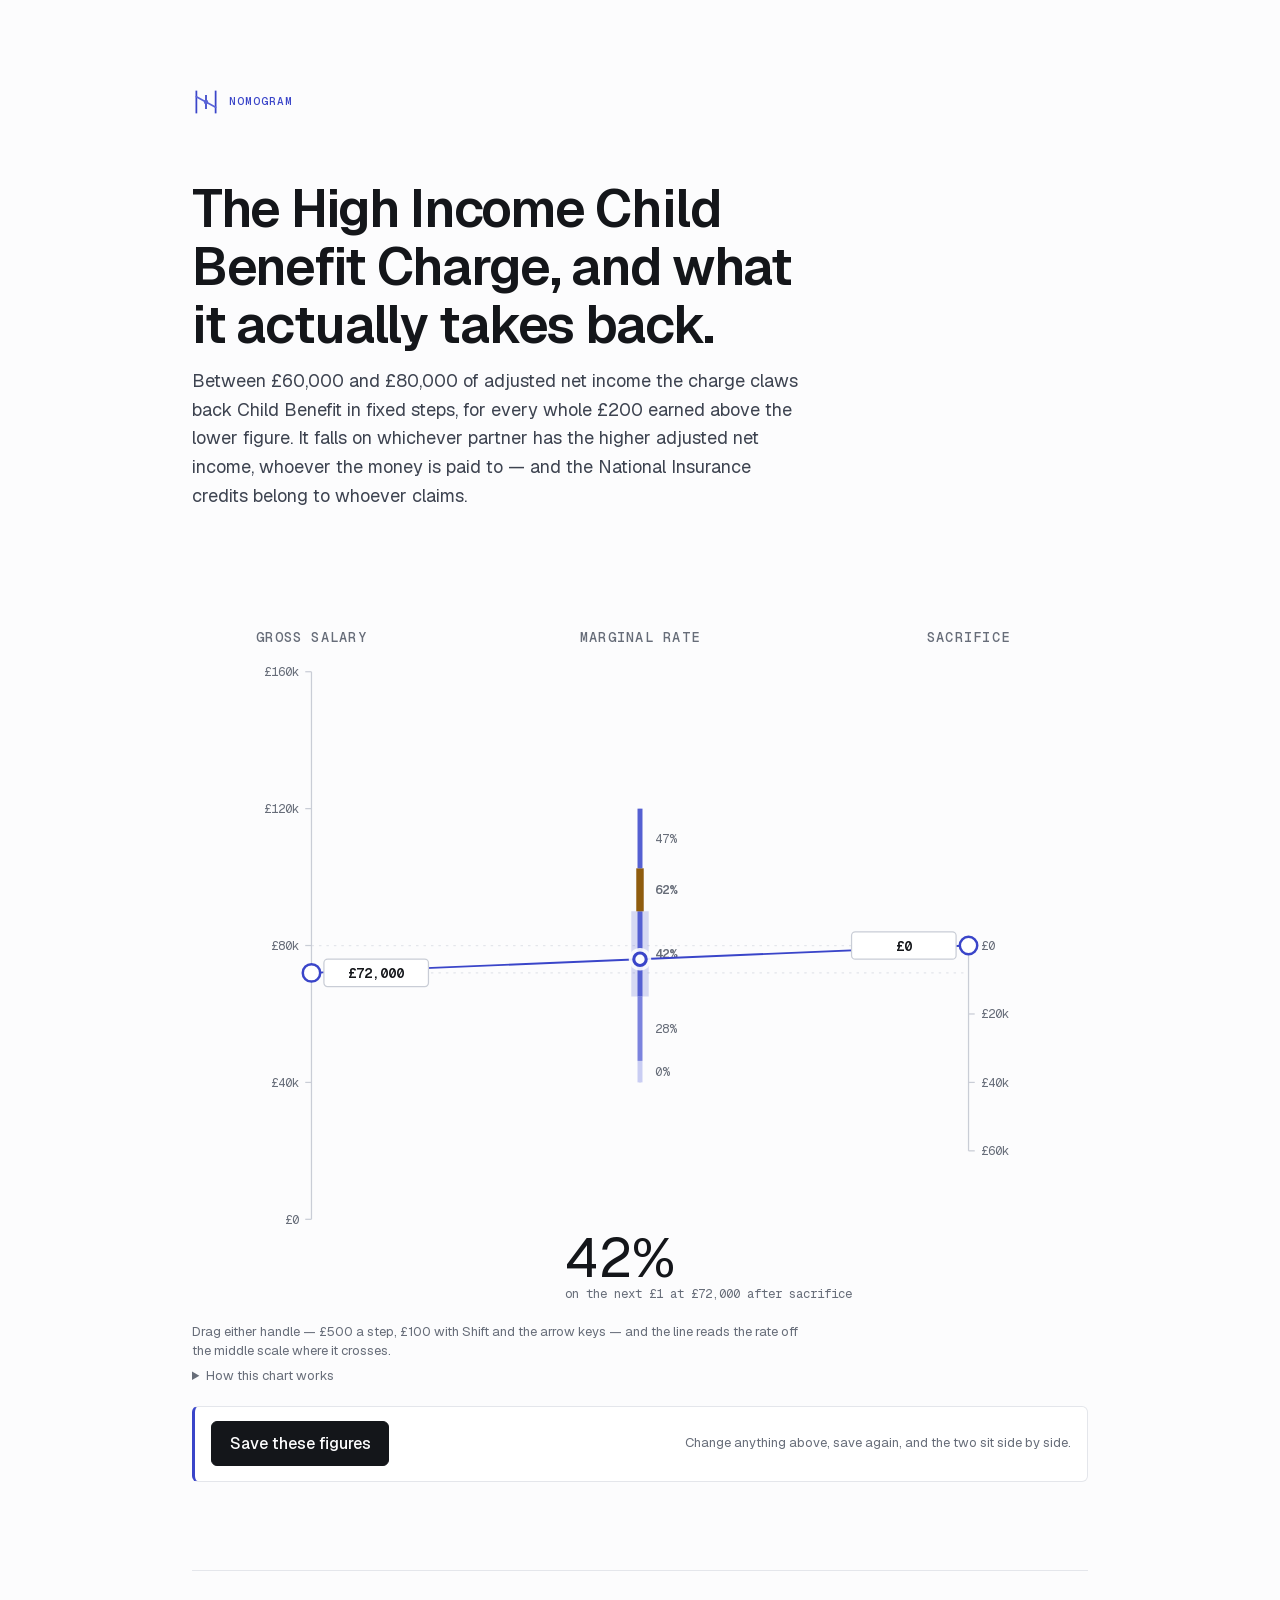
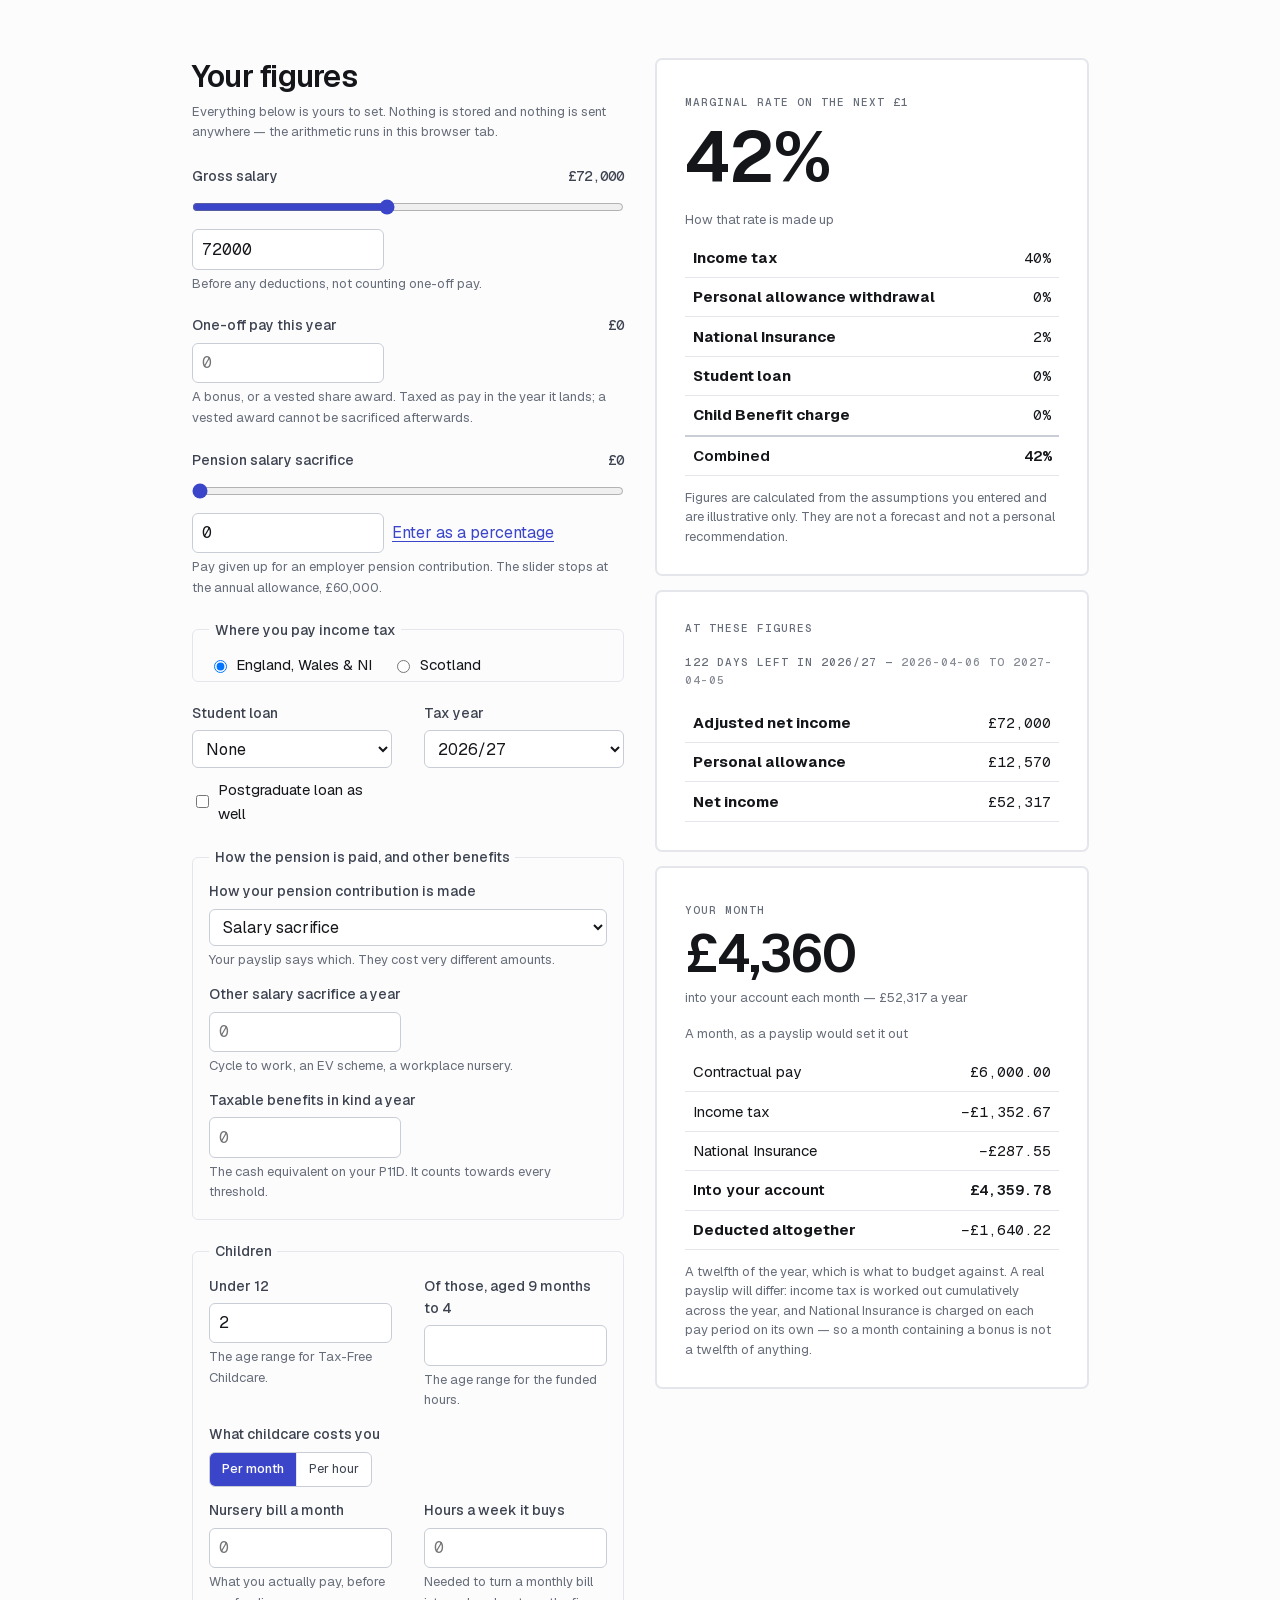
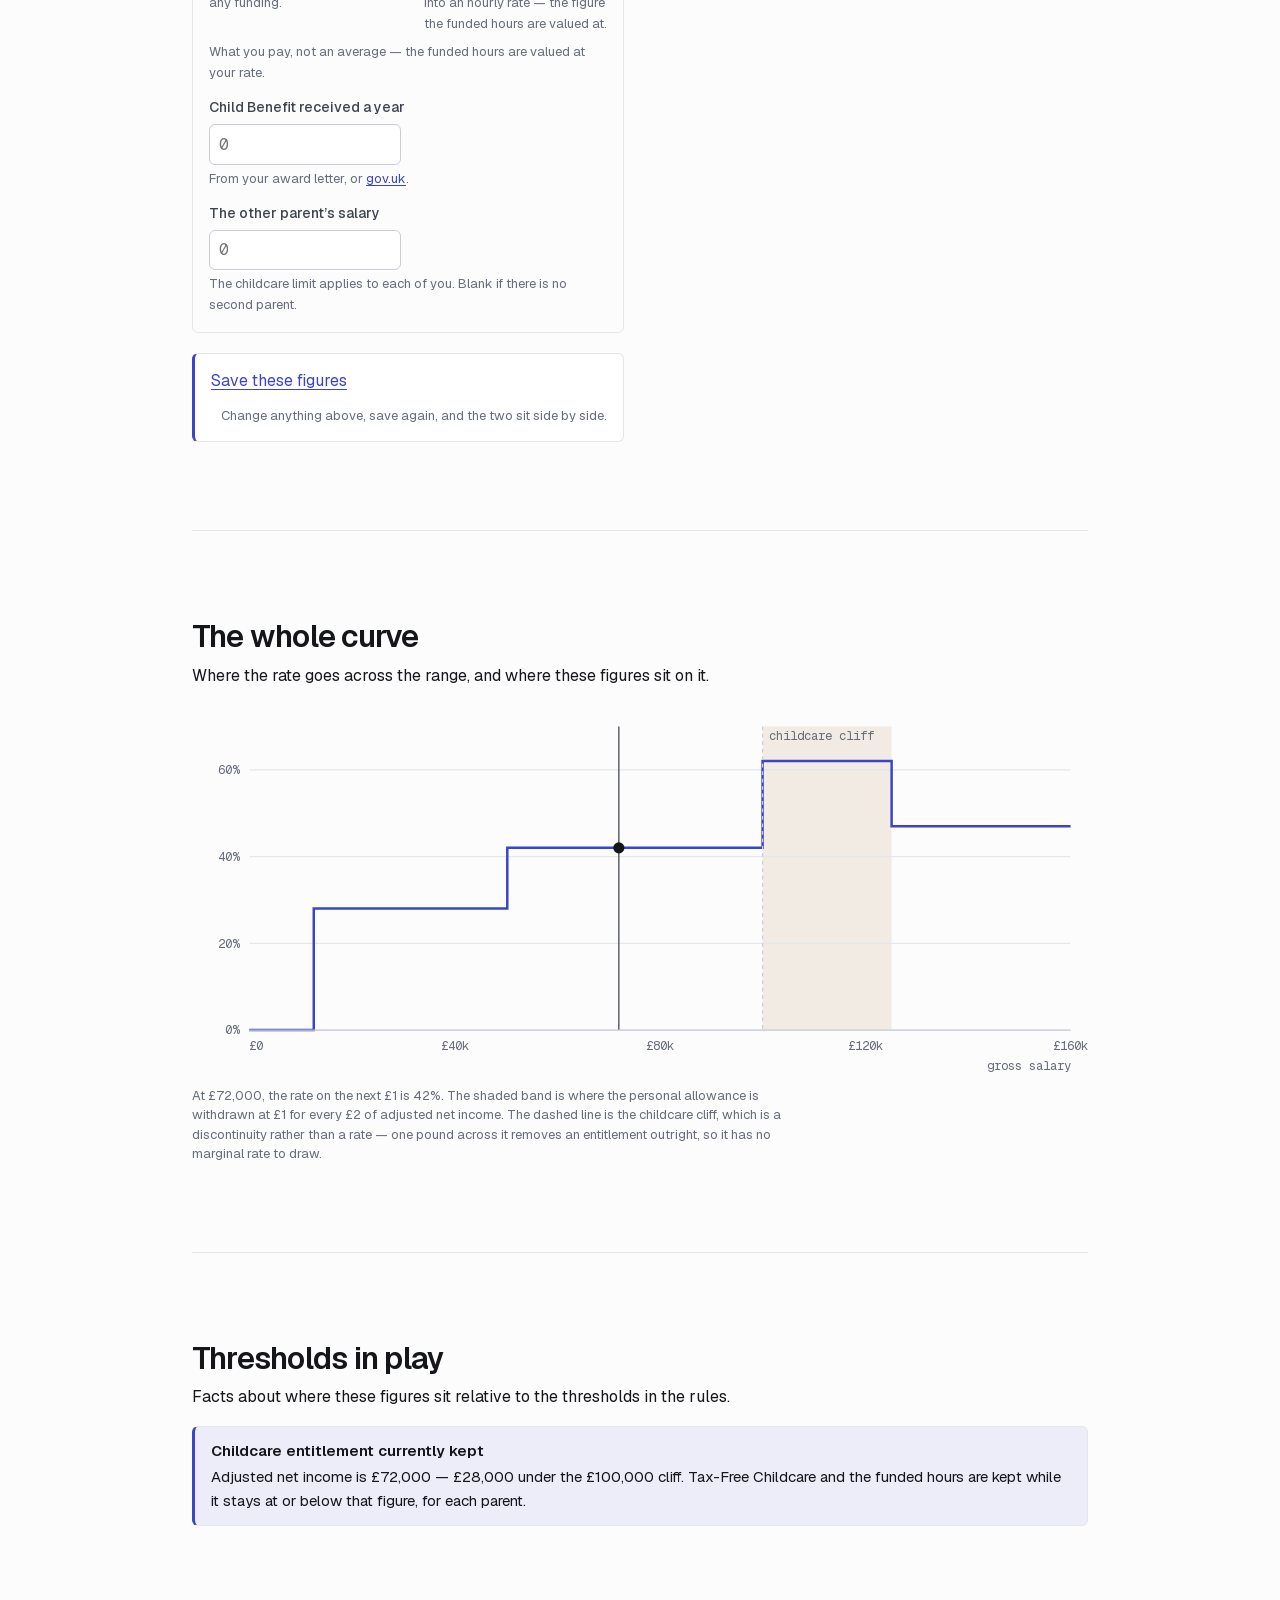
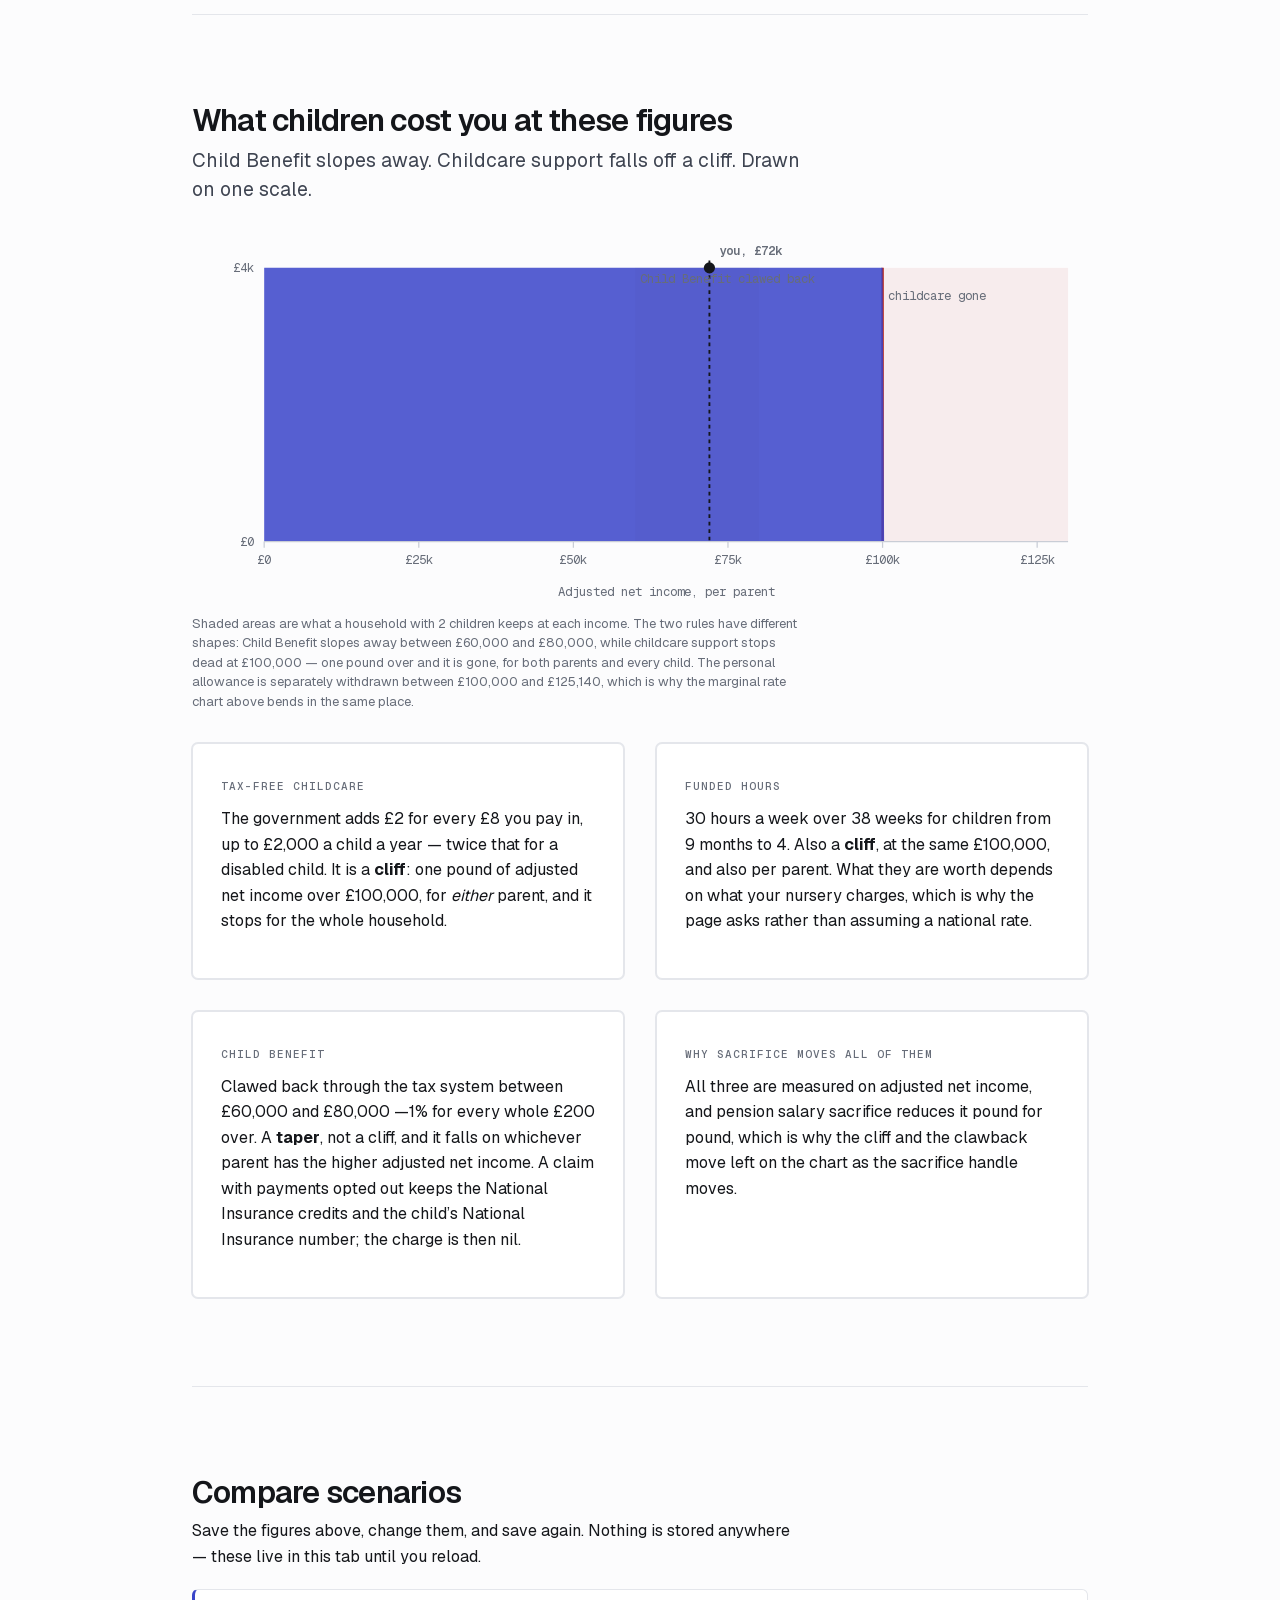
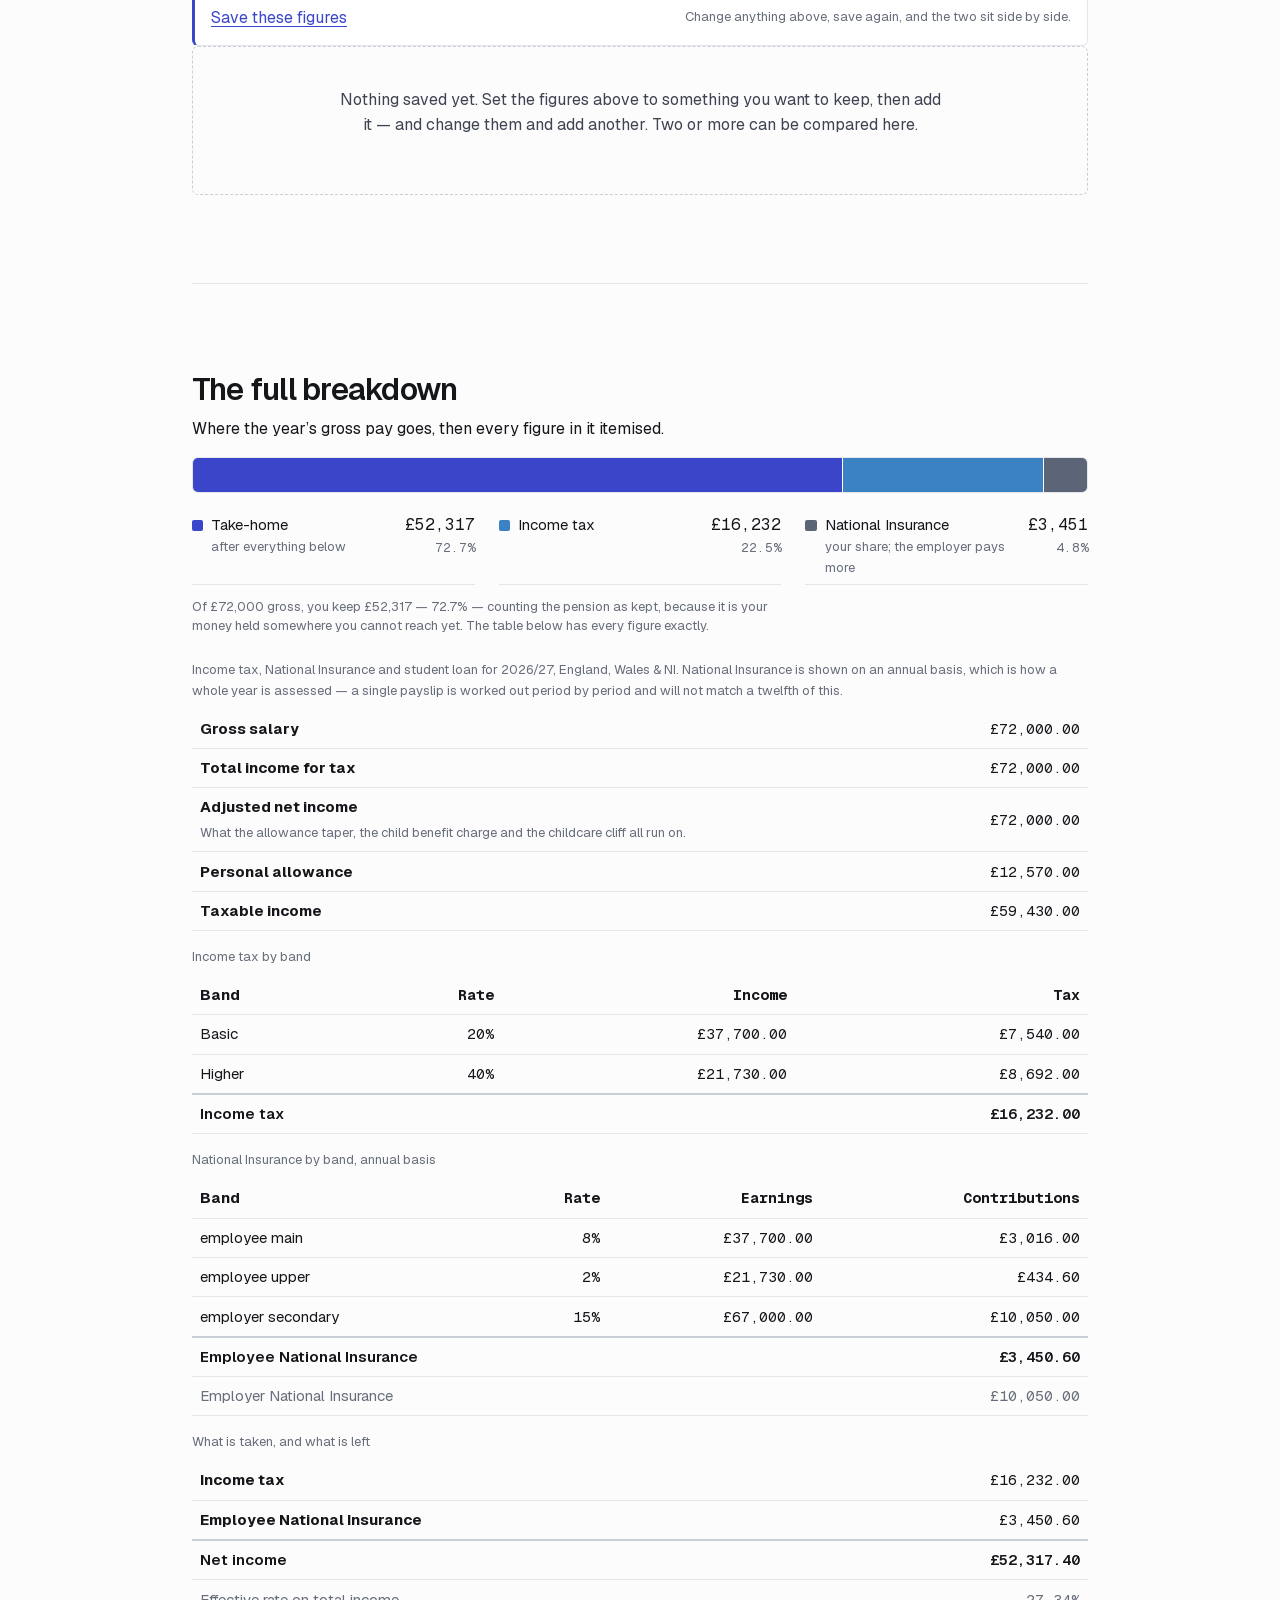
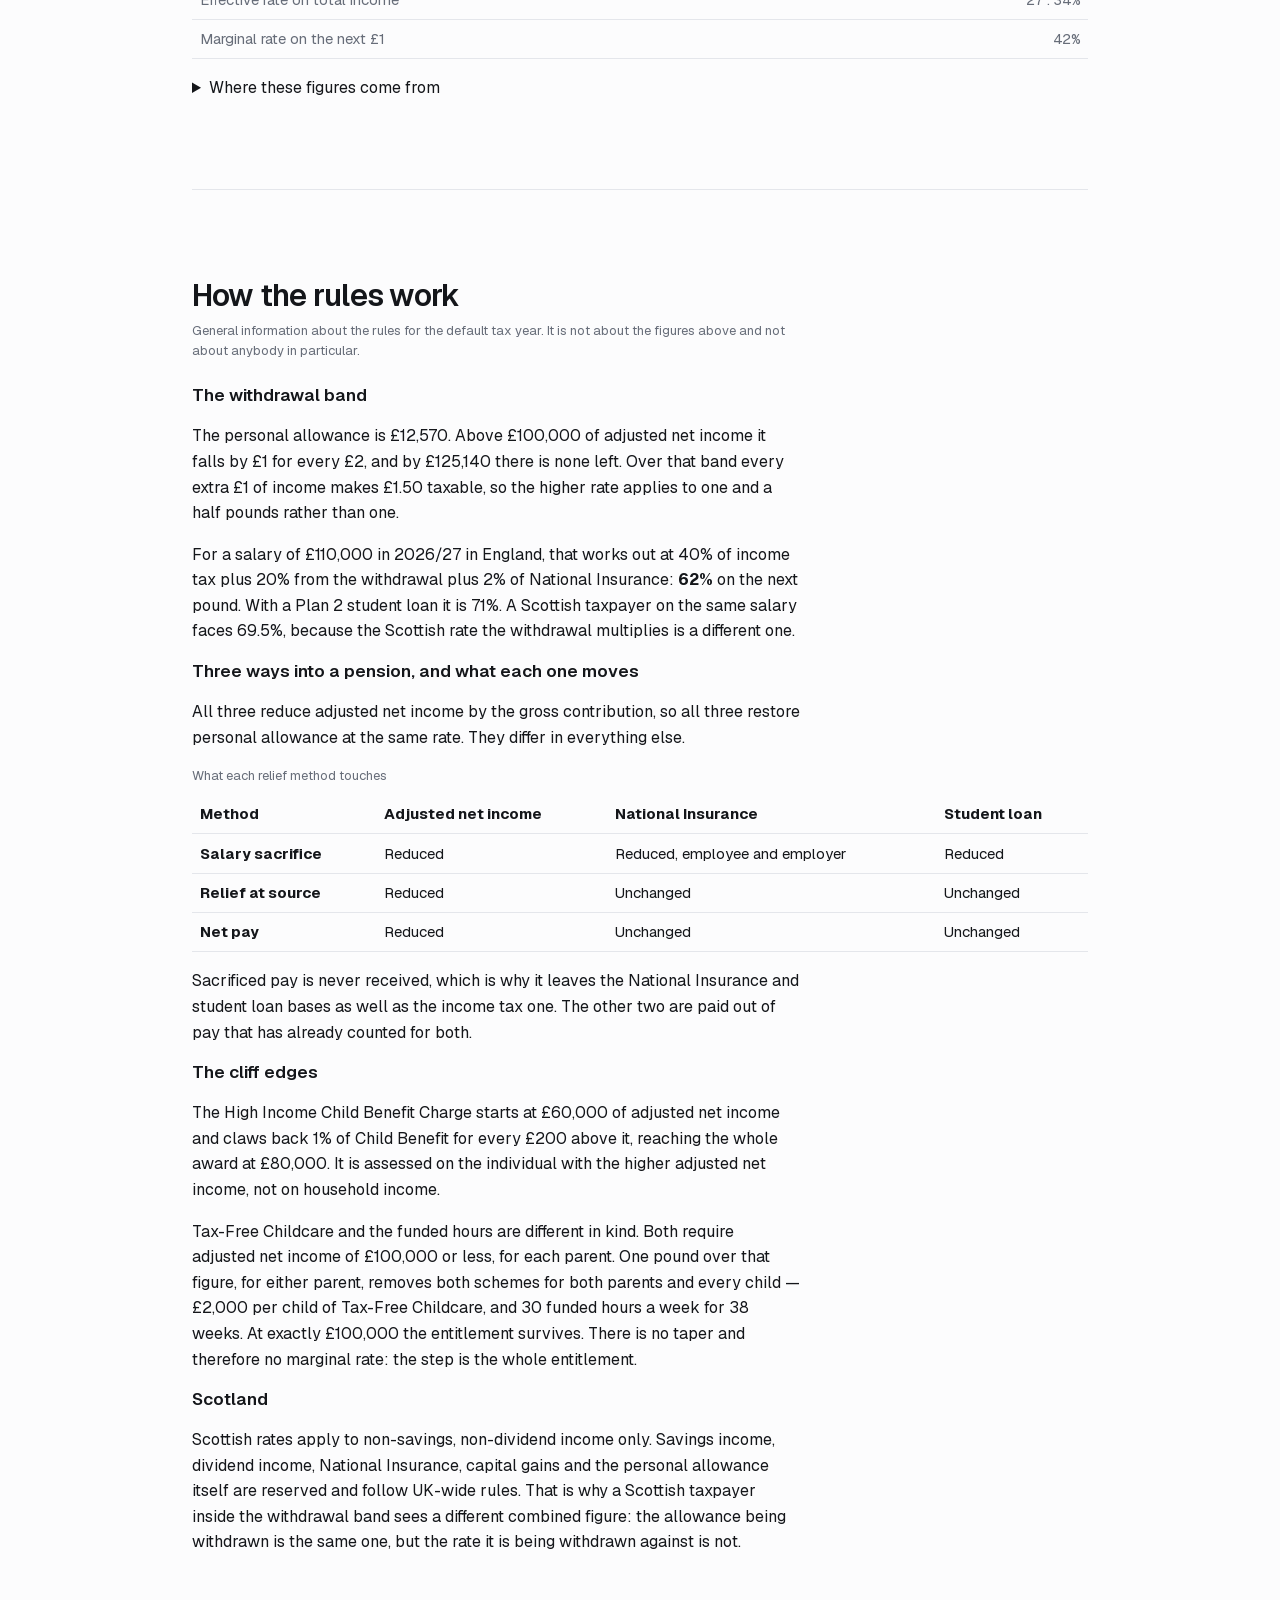
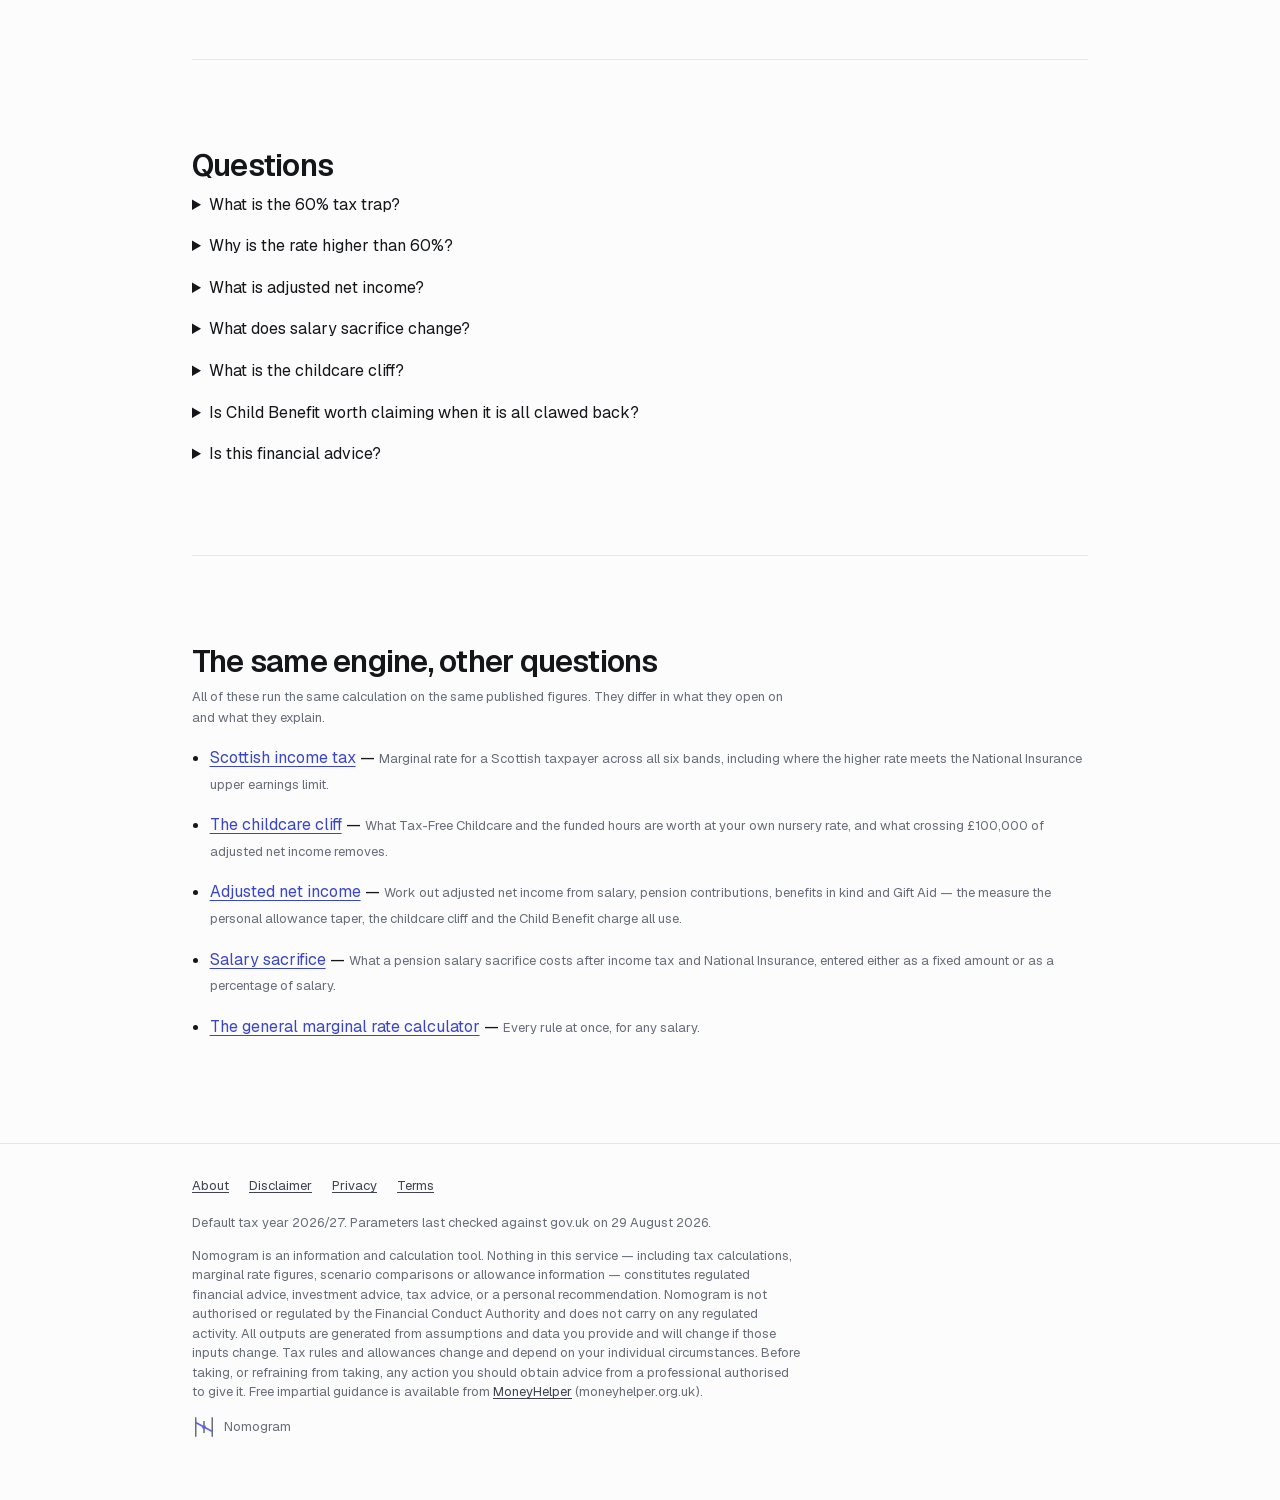
<file: child-benefit-charge-calculator/index.html>
<!DOCTYPE html><!--h3QHPzlYA_Q6RnRgROIUD--><html lang="en-GB" class="__variable_8eaea4 __variable_8c25df" style="--font-display:var(--font-sans-loaded), ui-sans-serif, system-ui, sans-serif;--font-sans:var(--font-sans-loaded), ui-sans-serif, system-ui, sans-serif;--font-mono:var(--font-mono-loaded), ui-monospace, Menlo, monospace"><head><meta charSet="utf-8"/><meta name="viewport" content="width=device-width, initial-scale=1"/><link rel="preload" href="/_next/static/media/22a5144ee8d83bca-s.p.woff2" as="font" crossorigin="" type="font/woff2"/><link rel="preload" href="/_next/static/media/7d4881bb7e1bf84d-s.p.woff2" as="font" crossorigin="" type="font/woff2"/><link rel="stylesheet" href="/_next/static/css/2e6db07599fcc16e.css" data-precedence="next"/><link rel="preload" as="script" fetchPriority="low" href="/_next/static/chunks/webpack-195b369c034ba6aa.js"/><script src="/_next/static/chunks/c5c04770-f5ee545c45f72629.js" async=""></script><script src="/_next/static/chunks/489-721d8b015c2c4524.js" async=""></script><script src="/_next/static/chunks/main-app-4010323440d5b3e1.js" async=""></script><script src="/_next/static/chunks/103-1f6cc3c786203286.js" async=""></script><script src="/_next/static/chunks/app/layout-7a48837bea24d53b.js" async=""></script><script src="/_next/static/chunks/272-7167d7a7893c14c4.js" async=""></script><script src="/_next/static/chunks/app/child-benefit-charge-calculator/page-2f7ab5fafeafe3d9.js" async=""></script><meta name="next-size-adjust" content=""/><title>Child Benefit charge calculator — the HICBC between £60,000 and £80,000 | Nomogram</title><meta name="description" content="How much of your Child Benefit the High Income Child Benefit Charge claws back between £60,000 and £80,000 of adjusted net income."/><meta name="application-name" content="Nomogram"/><meta name="keywords" content="60% tax trap,£100k tax calculator,marginal tax rate calculator UK,personal allowance taper,salary sacrifice calculator,childcare cliff £100,000,Scottish income tax calculator"/><meta name="robots" content="index, follow"/><link rel="canonical" href="https://nomogram.uk/child-benefit-charge-calculator/"/><meta property="og:title" content="Nomogram — your financial position, priced daily"/><meta property="og:description" content="Holdings valued at each close, every UK tax rule that applies to you, and a projection to the year you stop. Free marginal rate calculator included."/><meta property="og:site_name" content="Nomogram"/><meta property="og:locale" content="en_GB"/><meta property="og:image:alt" content="The marginal rate on the next £1 of UK salary, from £0 to £160,000, with the band where the personal allowance is withdrawn picked out."/><meta property="og:image:type" content="image/png"/><meta property="og:image" content="https://nomogram.uk/opengraph-image?9626bb7cdd72bed1"/><meta property="og:image:width" content="1200"/><meta property="og:image:height" content="630"/><meta property="og:type" content="website"/><meta name="twitter:card" content="summary_large_image"/><meta name="twitter:title" content="Nomogram — your financial position, priced daily"/><meta name="twitter:description" content="Every holding priced, every rule applied, calculated on your device."/><meta name="twitter:image:alt" content="The marginal rate on the next £1 of UK salary, from £0 to £160,000, with the band where the personal allowance is withdrawn picked out."/><meta name="twitter:image:type" content="image/png"/><meta name="twitter:image" content="https://nomogram.uk/opengraph-image?9626bb7cdd72bed1"/><meta name="twitter:image:width" content="1200"/><meta name="twitter:image:height" content="630"/><link rel="icon" href="/icon.svg"/><script src="/_next/static/chunks/polyfills-42372ed130431b0a.js" noModule=""></script></head><body><div hidden=""><!--$--><!--/$--></div><a href="#calculator" class="skip-link">Skip to the calculator</a><script type="application/ld+json">{"@context":"https://schema.org","@type":"FAQPage","mainEntity":[{"@type":"Question","name":"What is the 60% tax trap?","acceptedAnswer":{"@type":"Answer","text":"It is the effect of the personal allowance being withdrawn. Above a threshold of adjusted net income, the allowance falls by £1 for every £2 earned. That makes £1.50 of every extra £1 taxable, so income taxed at the higher rate is charged at one and a half times that rate over the band."}},{"@type":"Question","name":"Why is the rate higher than 60%?","acceptedAnswer":{"@type":"Answer","text":"National Insurance is charged on top, at the rate that applies above the upper earnings limit. A student loan adds its own percentage. The combined figure is what actually comes out of the next pound."}},{"@type":"Question","name":"What is adjusted net income?","acceptedAnswer":{"@type":"Answer","text":"Total income less reliefs, less gross relief-at-source pension contributions, less gross Gift Aid donations. It is the measure the personal allowance withdrawal, the High Income Child Benefit Charge and the childcare cliff all run on. It is not the same as salary, and it is not the same as taxable income."}},{"@type":"Question","name":"What does salary sacrifice change?","acceptedAnswer":{"@type":"Answer","text":"Sacrificed pay is never received, so it is not in adjusted net income, not in taxable pay, and not in earnings for National Insurance or student loan purposes. Relief-at-source and net-pay pension contributions reduce adjusted net income too, but leave National Insurance and student loan repayments alone."}},{"@type":"Question","name":"What is the childcare cliff?","acceptedAnswer":{"@type":"Answer","text":"Tax-Free Childcare and the funded hours both require adjusted net income at or below a threshold, for each parent. One pound over, for either parent, removes both schemes for both parents and all children. It is a discontinuity rather than a taper, so it has no marginal rate."}},{"@type":"Question","name":"Is Child Benefit worth claiming when it is all clawed back?","acceptedAnswer":{"@type":"Answer","text":"A full clawback makes the award and the charge cancel out in money terms. Claiming still does two things the charge does not touch: the claimant receives National Insurance credits that count towards the State Pension for years spent caring rather than earning, and the child is issued a National Insurance number automatically before turning 16. A claim can also be made with payments opted out, which keeps both effects with no charge to repay."}},{"@type":"Question","name":"Is this financial advice?","acceptedAnswer":{"@type":"Answer","text":"No. Nomogram is an information and calculation tool. It computes what a set of figures produces under the rules for a tax year. It is not authorised or regulated by the Financial Conduct Authority and it does not make personal recommendations."}}]}</script><main class="shell"><header class="section" style="padding-bottom:0"><p class="eyebrow" style="display:flex;align-items:center;gap:0.55rem;margin-bottom:clamp(2.5rem, 7vw, 4rem)"><a href="/" style="display:flex;align-items:center;gap:0.55rem;text-decoration:none"><svg width="28" height="28" viewBox="0 0 32 32" fill="none" role="presentation" aria-hidden="true"><line x1="5" y1="4" x2="5" y2="28" stroke="currentColor" stroke-width="2" stroke-linecap="square"></line><line x1="16" y1="9" x2="16" y2="23" stroke="currentColor" stroke-width="2" stroke-linecap="square"></line><line x1="27" y1="4" x2="27" y2="28" stroke="currentColor" stroke-width="2" stroke-linecap="square"></line><line x1="5" y1="10" x2="27" y2="22" stroke="var(--green-2)" stroke-width="2" stroke-linecap="round"></line><circle cx="16" cy="16" r="2.5" fill="var(--green-2)"></circle></svg> Nomogram</a></p><h1>The High Income Child Benefit Charge, and what it actually takes back.</h1><p style="font-size:1.125rem;color:var(--ink-2);margin-top:0.75rem">Between £60,000 and £80,000 of adjusted net income the charge claws back Child Benefit in fixed steps, for every whole £200 earned above the lower figure. It falls on whichever partner has the higher adjusted net income, whoever the money is paid to — and the National Insurance credits belong to whoever claims.</p></header><section class="section" aria-label="Marginal rate nomogram"><figure style="margin:0"><div class="chart-scroll"><svg viewBox="0 0 720 560" role="img" aria-labelledby="nomogram-title nomogram-desc" style="touch-action:none;width:100%"><title id="nomogram-title">Marginal rate nomogram for 2026/27</title><desc id="nomogram-desc">A straightedge laid from £72,000 of gross salary on the left scale, through £0 of salary sacrifice on the right scale, crosses the middle scale at £72,000 of income after sacrifice, where the marginal rate is 42%.</desc><text x="96" y="20" class="eyebrow" text-anchor="middle" fill="currentColor">GROSS SALARY</text><text x="360" y="20" class="eyebrow" text-anchor="middle" fill="currentColor">MARGINAL RATE</text><text x="624" y="20" class="eyebrow" text-anchor="middle" fill="currentColor">SACRIFICE</text><line x1="96" y1="286" x2="624" y2="286" stroke="var(--line)" stroke-width="1" stroke-dasharray="2 4"></line><line x1="96" y1="264" x2="624" y2="264" stroke="var(--line)" stroke-width="1" stroke-dasharray="2 4"></line><line x1="96" y1="44" x2="96" y2="484" class="scale-rule"></line><g><line x1="91" y1="484" x2="96" y2="484" class="tick"></line><text x="86" y="487.5" class="tick-label" text-anchor="end">£0</text></g><g><line x1="91" y1="374" x2="96" y2="374" class="tick"></line><text x="86" y="377.5" class="tick-label" text-anchor="end">£40k</text></g><g><line x1="91" y1="264" x2="96" y2="264" class="tick"></line><text x="86" y="267.5" class="tick-label" text-anchor="end">£80k</text></g><g><line x1="91" y1="154" x2="96" y2="154" class="tick"></line><text x="86" y="157.5" class="tick-label" text-anchor="end">£120k</text></g><g><line x1="91" y1="44" x2="96" y2="44" class="tick"></line><text x="86" y="47.5" class="tick-label" text-anchor="end">£160k</text></g><line x1="360" y1="154" x2="360" y2="374" class="scale-rule"></line><g><line x1="360" y1="356.71625" x2="360" y2="374" stroke="var(--seq-1)" stroke-width="4" stroke-linecap="butt"></line><text x="372" y="368.858125" class="tick-label" font-weight="400">0%</text></g><g><line x1="360" y1="304.87874999999997" x2="360" y2="356.71625" stroke="var(--seq-3)" stroke-width="4" stroke-linecap="butt"></line><text x="372" y="334.2975" class="tick-label" font-weight="400">28%</text></g><g><line x1="360" y1="236.5" x2="360" y2="304.87874999999997" stroke="var(--seq-4)" stroke-width="14" stroke-linecap="butt" opacity="0.22"></line><line x1="360" y1="236.5" x2="360" y2="304.87874999999997" stroke="var(--seq-4)" stroke-width="4" stroke-linecap="butt"></line><text x="372" y="274.189375" class="tick-label" font-weight="600">42%</text></g><g><line x1="360" y1="201.9325" x2="360" y2="236.5" stroke="var(--ochre)" stroke-width="6" stroke-linecap="butt"></line><text x="372" y="222.71625" class="tick-label" font-weight="600">62%</text></g><g><line x1="360" y1="154" x2="360" y2="201.9325" stroke="var(--seq-4)" stroke-width="4" stroke-linecap="butt"></line><text x="372" y="181.46625" class="tick-label" font-weight="400">47%</text></g><line x1="624" y1="264" x2="624" y2="429" class="scale-rule"></line><g><line x1="624" y1="264" x2="629" y2="264" class="tick"></line><text x="634" y="267.5" class="tick-label">£0</text></g><g><line x1="624" y1="319" x2="629" y2="319" class="tick"></line><text x="634" y="322.5" class="tick-label">£20k</text></g><g><line x1="624" y1="374" x2="629" y2="374" class="tick"></line><text x="634" y="377.5" class="tick-label">£40k</text></g><g><line x1="624" y1="429" x2="629" y2="429" class="tick"></line><text x="634" y="432.5" class="tick-label">£60k</text></g><line x1="96" y1="286" x2="624" y2="264" class="index-line"></line><circle cx="360" cy="275" r="9" fill="var(--ground)" opacity="0.9"></circle><circle cx="360" cy="275" r="5" fill="var(--ground)" stroke="var(--green)" stroke-width="2.5"></circle><text x="300" y="530" text-anchor="start" font-family="var(--font-display)" font-size="44" fill="var(--ink)">42%</text><text x="300" y="547" text-anchor="start" class="tick-label">on the next £1 at £72,000 after sacrifice</text><g role="slider" tabindex="0" aria-label="Gross salary" aria-valuemin="0" aria-valuemax="160000" aria-valuenow="72000" aria-valuetext="£72,000" class="handle"><circle cx="96" cy="286" r="11" fill="transparent" stroke="none"></circle><circle cx="96" cy="286" r="7" fill="var(--surface)" stroke="var(--green)" stroke-width="2"></circle></g><g role="slider" tabindex="0" aria-label="Pension salary sacrifice" aria-valuemin="0" aria-valuemax="60000" aria-valuenow="0" aria-valuetext="£0" class="handle"><circle cx="624" cy="264" r="11" fill="transparent" stroke="none"></circle><circle cx="624" cy="264" r="7" fill="var(--surface)" stroke="var(--green)" stroke-width="2"></circle></g><g class="handle-value" aria-hidden="true"><rect x="106" y="275" width="84" height="22" rx="3" fill="var(--surface)" stroke="var(--line-2)"></rect><text x="148" y="290" text-anchor="middle" class="handle-value-text">£72,000</text></g><g class="handle-value" aria-hidden="true"><rect x="530" y="253" width="84" height="22" rx="3" fill="var(--surface)" stroke="var(--line-2)"></rect><text x="572" y="268" text-anchor="middle" class="handle-value-text">£0</text></g></svg></div><figcaption class="disclaimer" style="margin-top:0.5rem">Drag either handle — £500 a step, £100 with Shift and the arrow keys — and the line reads the rate off the middle scale where it crosses.<!-- --> <!-- --> <details style="margin-top:0.35rem"><summary>How this chart works</summary><span style="display:block;margin-top:0.35rem">The middle scale is graduated in income after the contribution. With a fixed <em>sacrifice</em>, the next £1 of salary raises adjusted net income, National-Insurance-able pay and student loan earnings by the same £1, so one scale answers for every salary-and-sacrifice pair and it can read the combined rate.<!-- --> A straight line between two points crosses at their midpoint, so the middle scale is drawn at half the spacing of the outer two. The identity holds for a fixed-amount sacrifice; a percentage is converted before it is drawn.</span></details></figcaption></figure><div class="actions"><button type="button" class="button">Save these figures</button><span class="actions-count">Change anything above, save again, and the two sit side by side.</span></div></section><section class="section" id="figures" aria-labelledby="inputs-heading"><div class="grid-2"><div><h2 id="inputs-heading">Your figures</h2><p class="disclaimer" style="margin-bottom:1.5rem">Everything below is yours to set. Nothing is stored and nothing is sent anywhere — the arithmetic runs in this browser tab.</p><form><div><div class="field"><label class="field-label" for="salary"><span>Gross salary</span><span class="figure">£72,000</span></label><input id="salary" type="range" min="0" max="16000000" step="25000" aria-describedby="salary-hint" value="7200000"/><input type="number" inputMode="numeric" min="0" step="100" aria-label="Gross salary in pounds" style="margin-top:0.4rem" value="72000"/><span class="field-hint" id="salary-hint">Before any deductions, not counting one-off pay.</span></div><div class="field"><label class="field-label" for="one-off"><span>One-off pay this year</span><span class="figure">£0</span></label><input id="one-off" type="number" inputMode="numeric" min="0" step="100" placeholder="0" aria-describedby="one-off-hint" value=""/><span class="field-hint" id="one-off-hint">A bonus, or a vested share award. Taxed as pay in the year it lands; a vested award cannot be sacrificed afterwards.</span></div><div class="field"><label class="field-label" for="sacrifice"><span>Pension salary sacrifice</span><span class="figure">£0</span></label><input id="sacrifice" type="range" min="0" max="6000000" step="25000" aria-describedby="sacrifice-hint" value="0"/><div style="display:flex;gap:0.5rem;margin-top:0.4rem;flex-wrap:wrap"><input type="number" inputMode="numeric" min="0" step="100" aria-label="Pension salary sacrifice in pounds" style="flex:1 1 8rem" value="0"/><button type="button" class="link-button">Enter as a percentage</button></div><span class="field-hint" id="sacrifice-hint">Pay given up for an employer pension contribution. The slider stops at the annual allowance, <!-- -->£60,000<!-- -->.</span></div><fieldset><legend>Where you pay income tax</legend><div class="choice"><label><input type="radio" name="jurisdiction" checked="" value="england-wales-ni"/>England, Wales &amp; NI</label><label><input type="radio" name="jurisdiction" value="scotland"/>Scotland</label></div></fieldset><div class="grid-2"><div class="field"><label class="field-label" for="loan"><span>Student loan</span></label><select id="loan"><option value="none" selected="">None</option><option value="plan1">Plan 1</option><option value="plan2">Plan 2</option><option value="plan4">Plan 4 (Scotland)</option><option value="plan5">Plan 5</option></select><label style="display:inline-flex;align-items:center;gap:0.4rem;margin-top:0.6rem;font-size:0.9375rem"><input type="checkbox"/>Postgraduate loan as well</label></div><div class="field"><label class="field-label" for="year"><span>Tax year</span></label><select id="year"><option value="2026-27" selected="">2026/27</option><option value="2027-28">2027/28<!-- --> — announced</option><option value="2028-29">2028/29<!-- --> — announced</option><option value="2029-30">2029/30<!-- --> — announced</option></select></div></div><fieldset><legend>How the pension is paid, and other benefits</legend><div class="field" style="margin-bottom:0.75rem"><label class="field-label" for="relief-method"><span>How your pension contribution is made</span></label><select id="relief-method"><option value="salary-sacrifice" selected="">Salary sacrifice</option><option value="net-pay">Net pay arrangement</option><option value="relief-at-source">Relief at source</option></select><span class="field-hint">Your payslip says which. They cost very different amounts.</span></div><div class="field" style="margin-bottom:0.75rem"><label class="field-label" for="other-sac"><span>Other salary sacrifice a year</span></label><input id="other-sac" type="number" min="0" step="100" placeholder="0" value=""/><span class="field-hint">Cycle to work, an EV scheme, a workplace nursery.</span></div><div class="field" style="margin-bottom:0.75rem"><label class="field-label" for="bik"><span>Taxable benefits in kind a year</span></label><input id="bik" type="number" min="0" step="100" placeholder="0" value=""/><span class="field-hint">The cash equivalent on your P11D. It counts towards every threshold.</span></div></fieldset><fieldset><legend>Children</legend><div class="grid-2"><div class="field" style="margin-bottom:0.75rem"><label class="field-label" for="children"><span>Under 12</span></label><input id="children" type="number" min="0" max="12" value="2"/><span class="field-hint">The age range for Tax-Free Childcare.</span></div><div class="field" style="margin-bottom:0.75rem"><label class="field-label" for="funded"><span>Of those, aged 9 months to 4</span></label><input id="funded" type="number" min="0" max="2" value=""/><span class="field-hint">The age range for the funded hours.</span></div></div><div class="field" style="margin-bottom:0.75rem"><span class="field-label"><span>What childcare costs you</span></span><div class="segmented" role="group" aria-label="How to enter childcare cost"><button type="button" aria-pressed="true">Per month</button><button type="button" aria-pressed="false">Per hour</button></div></div><div class="grid-2"><div class="field" style="margin-bottom:0.75rem"><label class="field-label" for="nursery-month"><span>Nursery bill a month</span></label><input id="nursery-month" type="number" min="0" step="10" placeholder="0" value=""/><span class="field-hint">What you actually pay, before any funding.</span></div><div class="field" style="margin-bottom:0.75rem"><label class="field-label" for="nursery-hours"><span>Hours a week it buys</span></label><input id="nursery-hours" type="number" min="0" max="80" step="1" placeholder="0" value=""/><span class="field-hint">Needed to turn a monthly bill into an hourly rate — the figure the funded hours are valued at.</span></div></div><p class="field-hint" style="margin-top:-0.25rem;margin-bottom:0.75rem">What you pay, not an average — the funded hours are valued at your rate.</p><div class="field" style="margin-bottom:0.75rem"><label class="field-label" for="cb"><span>Child Benefit received a year</span></label><input id="cb" type="number" min="0" step="1" placeholder="0" value=""/><span class="field-hint">From your award letter, or<!-- --> <a href="https://www.gov.uk/child-benefit-rates" rel="noreferrer">gov.uk</a>.</span></div><div class="field" style="margin-bottom:0.75rem"><label class="field-label" for="partner"><span>The other parent’s salary</span></label><input id="partner" type="number" min="0" step="1000" placeholder="0" value=""/><span class="field-hint">The childcare limit applies to each of you. Blank if there is no second parent.</span></div></fieldset></div></form><div class="actions"><button type="button" class="link-button">Save these figures</button><span class="actions-count">Change anything above, save again, and the two sit side by side.</span></div></div><div class="stack"><div class="card"><span class="eyebrow" id="rate-heading">Marginal rate on the next £1</span><output class="display" for="salary sacrifice" style="display:block;font-size:clamp(3rem, 9vw, 4.5rem);margin:0.25rem 0 0.75rem">42%</output><table><caption>How that rate is made up</caption><tbody><tr><th scope="row">Income tax</th><td class="figure">40%</td></tr><tr><th scope="row">Personal allowance withdrawal</th><td class="figure">0%</td></tr><tr><th scope="row">National Insurance</th><td class="figure">2%</td></tr><tr><th scope="row">Student loan</th><td class="figure">0%</td></tr><tr><th scope="row">Child Benefit charge</th><td class="figure">0%</td></tr><tr class="total"><td>Combined</td><td class="figure">42%</td></tr></tbody></table><p class="disclaimer" style="margin-top:0.75rem;margin-bottom:0">Figures are calculated from the assumptions you entered and are illustrative only. They are not a forecast and not a personal recommendation.</p></div><div class="card"><div class="card-head"><span class="eyebrow">At these figures</span></div><table><tbody><tr><th scope="row">Adjusted net income</th><td class="figure">£72,000</td></tr><tr><th scope="row">Personal allowance</th><td class="figure">£12,570</td></tr><tr><th scope="row">Net income</th><td class="figure">£52,317</td></tr></tbody></table></div><div class="card"><span class="eyebrow">Your month</span><output class="display" style="display:block;font-size:clamp(2.25rem, 7vw, 3.25rem);margin:0.25rem 0 0.25rem">£4,360</output><p class="field-hint" style="margin-top:0">into your account each month — <!-- -->£52,317<!-- --> a year</p><table style="margin-top:1rem"><caption>A month, as a payslip would set it out</caption><tbody><tr><th scope="row" style="font-weight:400">Contractual pay</th><td class="figure" style="font-weight:400">£6,000.00</td></tr><tr><th scope="row" style="font-weight:400">Income tax</th><td class="figure" style="font-weight:400">−<!-- -->£1,352.67</td></tr><tr><th scope="row" style="font-weight:400">National Insurance</th><td class="figure" style="font-weight:400">−<!-- -->£287.55</td></tr><tr><th scope="row" style="font-weight:600">Into your account</th><td class="figure" style="font-weight:600">£4,359.78</td></tr><tr><th scope="row">Deducted altogether</th><td class="figure">−<!-- -->£1,640.22</td></tr></tbody></table><p class="disclaimer" style="margin-top:0.75rem;margin-bottom:0">A twelfth of the year, which is what to budget against. A real payslip will differ: income tax is worked out cumulatively across the year, and National Insurance is charged on each pay period on its own — so a month containing a bonus is not a twelfth of anything.</p></div></div></div></section><section class="section" aria-labelledby="curve-heading"><h2 id="curve-heading">The whole curve</h2><p>Where the rate goes across the range, and where these figures sit on it.</p><figure style="margin:0"><div class="chart-scroll"><svg viewBox="0 0 720 300" role="img" aria-labelledby="curve-title curve-desc"><title id="curve-title">Marginal rate on the next £1 of gross salary</title><desc id="curve-desc">A step chart from £0 to £160k of gross salary. The shaded band between £100,000 and £125,140 of adjusted net income is where the personal allowance is withdrawn. The current position is £72,000, where the marginal rate is 42%.</desc><rect x="458.5" y="18" width="103.70249999999999" height="244" fill="var(--ochre-wash)"></rect><g><line x1="46" y1="262" x2="706" y2="262" stroke="var(--line)" stroke-width="1"></line><text x="38" y="265.5" class="tick-label" text-anchor="end">0%</text></g><g><line x1="46" y1="192.28571428571428" x2="706" y2="192.28571428571428" stroke="var(--line)" stroke-width="1"></line><text x="38" y="195.78571428571428" class="tick-label" text-anchor="end">20%</text></g><g><line x1="46" y1="122.57142857142856" x2="706" y2="122.57142857142856" stroke="var(--line)" stroke-width="1"></line><text x="38" y="126.07142857142856" class="tick-label" text-anchor="end">40%</text></g><g><line x1="46" y1="52.85714285714283" x2="706" y2="52.85714285714283" stroke="var(--line)" stroke-width="1"></line><text x="38" y="56.35714285714283" class="tick-label" text-anchor="end">60%</text></g><text x="46" y="278" class="tick-label" text-anchor="start">£0</text><text x="211" y="278" class="tick-label" text-anchor="middle">£40k</text><text x="376" y="278" class="tick-label" text-anchor="middle">£80k</text><text x="541" y="278" class="tick-label" text-anchor="middle">£120k</text><text x="706" y="278" class="tick-label" text-anchor="middle">£160k</text><path d="M 46 262 L 97.85125 262 L 97.85125 164.39999999999998 L 253.36375 164.39999999999998 L 253.36375 115.6 L 458.5 115.6 L 458.5 45.88571428571427 L 562.2025 45.88571428571427 L 562.2025 98.17142857142855 L 706 98.17142857142855" fill="none" stroke="var(--green)" stroke-width="2" stroke-linejoin="miter"></path><g><line x1="458.5" y1="18" x2="458.5" y2="262" stroke="var(--line-2)" stroke-width="1" stroke-dasharray="3 3"></line><text x="463.5" y="29" class="tick-label" fill="var(--muted)">childcare cliff</text></g><g class="position-marker"><line x1="343" y1="18" x2="343" y2="262" stroke="var(--ink-2)" stroke-width="1"></line><circle cx="343" cy="115.6" r="4.5" fill="var(--ink)"></circle></g><line x1="46" y1="262" x2="706" y2="262" stroke="var(--line-2)"></line><text x="706" y="294" class="tick-label" text-anchor="end">gross salary</text></svg></div><figcaption class="disclaimer" style="margin-top:0.5rem">At £72,000, the rate on the next £1 is 42%.<!-- --> <!-- -->The shaded band is where the personal allowance is withdrawn at £1 for every £2 of adjusted net income. The dashed line is the childcare cliff, which is a discontinuity rather than a rate — one pound across it removes an entitlement outright, so it has no marginal rate to draw.</figcaption></figure></section><section class="section" aria-labelledby="warnings-heading"><h2 id="warnings-heading">Thresholds in play</h2><p>Facts about where these figures sit relative to the thresholds in the rules.</p><div><div class="notice" style="border-left-color:var(--green);background:var(--green-wash)" role="status"><strong class="notice-title">Childcare entitlement currently kept</strong>Adjusted net income is <!-- -->£72,000<!-- --> — <!-- -->£28,000<!-- --> <!-- -->under the <!-- -->£100,000<!-- --> cliff. Tax-Free Childcare and the funded hours are kept while it stays at or below that figure, for each parent.</div></div></section><section class="section" aria-labelledby="childcare-heading"><h2 id="childcare-heading">What children cost you at these figures</h2><p class="lede">Child Benefit slopes away. Childcare support falls off a cliff. Drawn on one scale.</p><figure style="margin:1.5rem 0 0"><div class="chart-scroll"><svg viewBox="0 0 720 300" role="img" aria-labelledby="cc-title cc-desc" style="width:100%"><title id="cc-title">Childcare and Child Benefit entitlement by adjusted net income</title><desc id="cc-desc">Child Benefit is clawed back between £60,000 and £80,000. Tax-Free Childcare and the funded hours stop entirely above £100,000. At £72,000 this household keeps £4,000 of the £4,000 available.</desc><rect x="554.9230769230769" y="28" width="149.0769230769231" height="220" fill="var(--red-wash)"></rect><line x1="554.9230769230769" y1="28" x2="554.9230769230769" y2="248" stroke="var(--red)" stroke-width="2"></line><rect x="356.1538461538462" y="28" width="99.38461538461536" height="220" fill="var(--ochre-wash)"></rect><path d="M58,28L59.24230769230769,28L60.48461538461538,28L61.72692307692308,28L62.96923076923077,28L64.21153846153847,28L65.45384615384616,28L66.69615384615385,28L67.93846153846154,28L69.18076923076923,28L70.42307692307692,28L71.66538461538461,28L72.90769230769232,28L74.15,28L75.3923076923077,28L76.63461538461539,28L77.87692307692308,28L79.11923076923077,28L80.36153846153846,28L81.60384615384615,28L82.84615384615384,28L84.08846153846154,28L85.33076923076923,28L86.57307692307693,28L87.81538461538462,28L89.0576923076923,28L90.30000000000001,28L91.5423076923077,28L92.78461538461539,28L94.02692307692308,28L95.26923076923077,28L96.51153846153846,28L97.75384615384615,28L98.99615384615385,28L100.23846153846154,28L101.48076923076923,28L102.72307692307692,28L103.96538461538461,28L105.20769230769231,28L106.44999999999999,28L107.6923076923077,28L108.93461538461538,28L110.17692307692309,28L111.41923076923077,28L112.66153846153847,28L113.90384615384616,28L115.14615384615385,28L116.38846153846154,28L117.63076923076923,28L118.87307692307692,28L120.11538461538461,28L121.3576923076923,28L122.60000000000001,28L123.84230769230768,28L125.08461538461539,28L126.32692307692308,28L127.56923076923077,28L128.81153846153848,28L130.05384615384617,28L131.29615384615386,28L132.53846153846155,28L133.78076923076924,28L135.02307692307693,28L136.26538461538462,28L137.5076923076923,28L138.75,28L139.9923076923077,28L141.23461538461538,28L142.47692307692307,28L143.71923076923076,28L144.96153846153845,28L146.20384615384614,28L147.44615384615383,28L148.68846153846152,28L149.93076923076922,28L151.1730769230769,28L152.41538461538462,28L153.65769230769232,28L154.89999999999998,28L156.14230769230767,28L157.3846153846154,28L158.62692307692308,28L159.86923076923077,28L161.11153846153846,28L162.35384615384618,28L163.59615384615387,28L164.83846153846153,28L166.08076923076922,28L167.32307692307694,28L168.56538461538463,28L169.80769230769232,28L171.05,28L172.2923076923077,28L173.5346153846154,28L174.77692307692308,28L176.01923076923077,28L177.26153846153846,28L178.50384615384615,28L179.74615384615385,28L180.98846153846154,28L182.23076923076923,28L183.47307692307692,28L184.7153846153846,28L185.9576923076923,28L187.20000000000002,28L188.4423076923077,28L189.68461538461537,28L190.92692307692306,28L192.16923076923078,28L193.41153846153847,28L194.65384615384616,28L195.89615384615385,28L197.13846153846154,28L198.38076923076923,28L199.62307692307692,28L200.8653846153846,28L202.1076923076923,28L203.35,28L204.59230769230768,28L205.83461538461538,28L207.0769230769231,28L208.31923076923078,28L209.56153846153845,28L210.80384615384614,28L212.04615384615386,28L213.28846153846155,28L214.53076923076924,28L215.77307692307693,28L217.01538461538462,28L218.2576923076923,28L219.5,28L220.7423076923077,28L221.98461538461538,28L223.22692307692307,28L224.46923076923076,28L225.71153846153848,28L226.95384615384617,28L228.19615384615386,28L229.43846153846155,28L230.68076923076922,28L231.9230769230769,28L233.1653846153846,28L234.4076923076923,28L235.65,28L236.8923076923077,28L238.1346153846154,28L239.37692307692308,28L240.61923076923077,28L241.86153846153846,28L243.10384615384615,28L244.34615384615384,28L245.58846153846156,28L246.83076923076925,28L248.07307692307694,28L249.31538461538463,28L250.5576923076923,28L251.79999999999998,28L253.04230769230767,28L254.28461538461536,28L255.52692307692308,28L256.7692307692308,28L258.01153846153846,28L259.25384615384615,28L260.49615384615385,28L261.73846153846154,28L262.9807692307692,28L264.2230769230769,28L265.46538461538466,28L266.70769230769235,28L267.95000000000005,28L269.19230769230774,28L270.43461538461537,28L271.67692307692306,28L272.91923076923075,28L274.16153846153844,28L275.4038461538462,28L276.6461538461539,28L277.88846153846157,28L279.13076923076926,28L280.37307692307695,28L281.61538461538464,28L282.85769230769233,28L284.1,28L285.3423076923077,28L286.5846153846154,28L287.8269230769231,28L289.0692307692308,28L290.3115384615385,28L291.55384615384617,28L292.79615384615386,28L294.03846153846155,28L295.28076923076924,28L296.5230769230769,28L297.7653846153846,28L299.0076923076923,28L300.25,28L301.4923076923077,28L302.7346153846154,28L303.9769230769231,28L305.21923076923076,28L306.46153846153845,28L307.70384615384614,28L308.94615384615383,28L310.1884615384615,28L311.4307692307692,28L312.6730769230769,28L313.9153846153846,28L315.1576923076923,28L316.40000000000003,28L317.6423076923077,28L318.8846153846154,28L320.1269230769231,28L321.36923076923074,28L322.61153846153843,28L323.8538461538461,28L325.0961538461538,28L326.33846153846156,28L327.58076923076925,28L328.82307692307694,28L330.06538461538463,28L331.3076923076923,28L332.55,28L333.7923076923077,28L335.0346153846154,28L336.2769230769231,28L337.5192307692308,28L338.76153846153846,28L340.00384615384615,28L341.24615384615385,28L342.48846153846154,28L343.7307692307692,28L344.9730769230769,28L346.2153846153846,28L347.4576923076923,28L348.7,28L349.9423076923077,28L351.18461538461537,28L352.42692307692306,28L353.66923076923075,28L354.91153846153844,28L356.1538461538462,28L357.3961538461539,28L358.63846153846157,28L359.88076923076926,28L361.1230769230769,28L362.3653846153846,28L363.6076923076923,28L364.84999999999997,28L366.0923076923077,28L367.3346153846154,28L368.5769230769231,28L369.8192307692308,28L371.0615384615385,28L372.30384615384617,28L373.54615384615386,28L374.78846153846155,28L376.03076923076924,28L377.2730769230769,28L378.5153846153846,28L379.7576923076923,28L381,28L382.2423076923077,28L383.4846153846154,28L384.7269230769231,28L385.96923076923076,28L387.21153846153845,28L388.45384615384614,28L389.69615384615383,28L390.9384615384615,28L392.1807692307693,28L393.42307692307696,28L394.66538461538465,28L395.90769230769234,28L397.15000000000003,28L398.3923076923077,28L399.6346153846154,28L400.8769230769231,28L402.11923076923074,28L403.36153846153843,28L404.6038461538461,28L405.8461538461538,28L407.0884615384615,28L408.3307692307692,28L409.5730769230769,28L410.8153846153846,28L412.0576923076923,28L413.3,28L414.5423076923077,28L415.7846153846154,28L417.0269230769231,28L418.2692307692308,28L419.51153846153846,28L420.75384615384615,28L421.99615384615385,28L423.23846153846154,28L424.4807692307692,28L425.7230769230769,28L426.9653846153846,28L428.2076923076923,28L429.45,28L430.6923076923077,28L431.9346153846154,28L433.1769230769231,28L434.4192307692308,28L435.6615384615385,28L436.9038461538462,28L438.1461538461539,28L439.38846153846157,28L440.63076923076926,28L441.8730769230769,28L443.1153846153846,28L444.3576923076923,28L445.59999999999997,28L446.84230769230766,28L448.08461538461535,28L449.32692307692304,28L450.5692307692307,28L451.8115384615385,28L453.05384615384617,28L454.29615384615386,28L455.53846153846155,28L456.78076923076924,28L458.0230769230769,28L459.2653846153846,28L460.5076923076923,28L461.75,28L462.9923076923077,28L464.2346153846154,28L465.4769230769231,28L466.71923076923076,28L467.96153846153845,28L469.20384615384614,28L470.44615384615383,28L471.6884615384615,28L472.9307692307693,28L474.17307692307696,28L475.41538461538465,28L476.65769230769234,28L477.90000000000003,28L479.1423076923077,28L480.3846153846154,28L481.6269230769231,28L482.86923076923074,28L484.11153846153843,28L485.3538461538461,28L486.5961538461538,28L487.8384615384615,28L489.0807692307692,28L490.3230769230769,28L491.5653846153846,28L492.8076923076923,28L494.05,28L495.2923076923077,28L496.5346153846154,28L497.7769230769231,28L499.0192307692308,28L500.26153846153846,28L501.50384615384615,28L502.74615384615385,28L503.98846153846154,28L505.2307692307692,28L506.4730769230769,28L507.7153846153846,28L508.9576923076923,28L510.2,28L511.4423076923077,28L512.6846153846154,28L513.9269230769231,28L515.1692307692308,28L516.4115384615385,28L517.6538461538462,28L518.8961538461539,28L520.1384615384616,28L521.3807692307693,28L522.623076923077,28L523.8653846153845,28L525.1076923076923,28L526.3499999999999,28L527.5923076923077,28L528.8346153846153,28L530.0769230769231,28L531.3192307692307,28L532.5615384615385,28L533.8038461538462,28L535.0461538461539,28L536.2884615384615,28L537.5307692307692,28L538.7730769230769,28L540.0153846153846,28L541.2576923076923,28L542.5,28L543.7423076923077,28L544.9846153846154,28L546.2269230769231,28L547.4692307692308,28L548.7115384615385,28L549.9538461538461,28L551.1961538461538,28L552.4384615384615,28L553.6807692307693,28L554.9230769230769,28L556.1653846153847,248L557.4076923076923,248L558.6500000000001,248L559.8923076923077,248L561.1346153846155,248L562.376923076923,248L563.6192307692307,248L564.8615384615384,248L566.1038461538461,248L567.3461538461538,248L568.5884615384615,248L569.8307692307692,248L571.0730769230769,248L572.3153846153846,248L573.5576923076924,248L574.8000000000001,248L576.0423076923078,248L577.2846153846154,248L578.5269230769231,248L579.7692307692308,248L581.0115384615385,248L582.2538461538462,248L583.4961538461538,248L584.7384615384615,248L585.9807692307692,248L587.2230769230769,248L588.4653846153846,248L589.7076923076922,248L590.9499999999999,248L592.1923076923076,248L593.4346153846154,248L594.6769230769231,248L595.9192307692308,248L597.1615384615385,248L598.4038461538462,248L599.6461538461539,248L600.8884615384616,248L602.1307692307693,248L603.373076923077,248L604.6153846153846,248L605.8576923076923,248L607.1,248L608.3423076923077,248L609.5846153846154,248L610.8269230769231,248L612.0692307692308,248L613.3115384615385,248L614.5538461538462,248L615.7961538461539,248L617.0384615384615,248L618.2807692307692,248L619.5230769230769,248L620.7653846153846,248L622.0076923076923,248L623.25,248L624.4923076923077,248L625.7346153846154,248L626.9769230769231,248L628.2192307692308,248L629.4615384615385,248L630.7038461538461,248L631.9461538461538,248L633.1884615384615,248L634.4307692307692,248L635.6730769230769,248L636.9153846153846,248L638.1576923076923,248L639.4,248L640.6423076923077,248L641.8846153846154,248L643.126923076923,248L644.3692307692307,248L645.6115384615384,248L646.8538461538461,248L648.0961538461538,248L649.3384615384615,248L650.5807692307692,248L651.8230769230769,248L653.0653846153846,248L654.3076923076924,248L655.5500000000001,248L656.7923076923078,248L658.0346153846154,248L659.2769230769231,248L660.5192307692308,248L661.7615384615385,248L663.0038461538462,248L664.2461538461538,248L665.4884615384615,248L666.7307692307692,248L667.9730769230769,248L669.2153846153846,248L670.4576923076922,248L671.6999999999999,248L672.9423076923076,248L674.1846153846154,248L675.4269230769231,248L676.6692307692308,248L677.9115384615385,248L679.1538461538462,248L680.3961538461539,248L681.6384615384616,248L682.8807692307693,248L684.123076923077,248L685.3653846153846,248L686.6076923076923,248L687.85,248L689.0923076923077,248L690.3346153846154,248L691.5769230769231,248L692.8192307692308,248L694.0615384615385,248L695.3038461538462,248L696.5461538461539,248L697.7884615384615,248L699.0307692307692,248L700.2730769230769,248L701.5153846153846,248L702.7576923076923,248L704,248L704,248L702.7576923076923,248L701.5153846153846,248L700.2730769230769,248L699.0307692307692,248L697.7884615384615,248L696.5461538461539,248L695.3038461538462,248L694.0615384615385,248L692.8192307692308,248L691.5769230769231,248L690.3346153846154,248L689.0923076923077,248L687.85,248L686.6076923076923,248L685.3653846153846,248L684.123076923077,248L682.8807692307693,248L681.6384615384616,248L680.3961538461539,248L679.1538461538462,248L677.9115384615385,248L676.6692307692308,248L675.4269230769231,248L674.1846153846154,248L672.9423076923076,248L671.6999999999999,248L670.4576923076922,248L669.2153846153846,248L667.9730769230769,248L666.7307692307692,248L665.4884615384615,248L664.2461538461538,248L663.0038461538462,248L661.7615384615385,248L660.5192307692308,248L659.2769230769231,248L658.0346153846154,248L656.7923076923078,248L655.5500000000001,248L654.3076923076924,248L653.0653846153846,248L651.8230769230769,248L650.5807692307692,248L649.3384615384615,248L648.0961538461538,248L646.8538461538461,248L645.6115384615384,248L644.3692307692307,248L643.126923076923,248L641.8846153846154,248L640.6423076923077,248L639.4,248L638.1576923076923,248L636.9153846153846,248L635.6730769230769,248L634.4307692307692,248L633.1884615384615,248L631.9461538461538,248L630.7038461538461,248L629.4615384615385,248L628.2192307692308,248L626.9769230769231,248L625.7346153846154,248L624.4923076923077,248L623.25,248L622.0076923076923,248L620.7653846153846,248L619.5230769230769,248L618.2807692307692,248L617.0384615384615,248L615.7961538461539,248L614.5538461538462,248L613.3115384615385,248L612.0692307692308,248L610.8269230769231,248L609.5846153846154,248L608.3423076923077,248L607.1,248L605.8576923076923,248L604.6153846153846,248L603.373076923077,248L602.1307692307693,248L600.8884615384616,248L599.6461538461539,248L598.4038461538462,248L597.1615384615385,248L595.9192307692308,248L594.6769230769231,248L593.4346153846154,248L592.1923076923076,248L590.9499999999999,248L589.7076923076922,248L588.4653846153846,248L587.2230769230769,248L585.9807692307692,248L584.7384615384615,248L583.4961538461538,248L582.2538461538462,248L581.0115384615385,248L579.7692307692308,248L578.5269230769231,248L577.2846153846154,248L576.0423076923078,248L574.8000000000001,248L573.5576923076924,248L572.3153846153846,248L571.0730769230769,248L569.8307692307692,248L568.5884615384615,248L567.3461538461538,248L566.1038461538461,248L564.8615384615384,248L563.6192307692307,248L562.376923076923,248L561.1346153846155,248L559.8923076923077,248L558.6500000000001,248L557.4076923076923,248L556.1653846153847,248L554.9230769230769,248L553.6807692307693,248L552.4384615384615,248L551.1961538461538,248L549.9538461538461,248L548.7115384615385,248L547.4692307692308,248L546.2269230769231,248L544.9846153846154,248L543.7423076923077,248L542.5,248L541.2576923076923,248L540.0153846153846,248L538.7730769230769,248L537.5307692307692,248L536.2884615384615,248L535.0461538461539,248L533.8038461538462,248L532.5615384615385,248L531.3192307692307,248L530.0769230769231,248L528.8346153846153,248L527.5923076923077,248L526.3499999999999,248L525.1076923076923,248L523.8653846153845,248L522.623076923077,248L521.3807692307693,248L520.1384615384616,248L518.8961538461539,248L517.6538461538462,248L516.4115384615385,248L515.1692307692308,248L513.9269230769231,248L512.6846153846154,248L511.4423076923077,248L510.2,248L508.9576923076923,248L507.7153846153846,248L506.4730769230769,248L505.2307692307692,248L503.98846153846154,248L502.74615384615385,248L501.50384615384615,248L500.26153846153846,248L499.0192307692308,248L497.7769230769231,248L496.5346153846154,248L495.2923076923077,248L494.05,248L492.8076923076923,248L491.5653846153846,248L490.3230769230769,248L489.0807692307692,248L487.8384615384615,248L486.5961538461538,248L485.3538461538461,248L484.11153846153843,248L482.86923076923074,248L481.6269230769231,248L480.3846153846154,248L479.1423076923077,248L477.90000000000003,248L476.65769230769234,248L475.41538461538465,248L474.17307692307696,248L472.9307692307693,248L471.6884615384615,248L470.44615384615383,248L469.20384615384614,248L467.96153846153845,248L466.71923076923076,248L465.4769230769231,248L464.2346153846154,248L462.9923076923077,248L461.75,248L460.5076923076923,248L459.2653846153846,248L458.0230769230769,248L456.78076923076924,248L455.53846153846155,248L454.29615384615386,248L453.05384615384617,248L451.8115384615385,248L450.5692307692307,248L449.32692307692304,248L448.08461538461535,248L446.84230769230766,248L445.59999999999997,248L444.3576923076923,248L443.1153846153846,248L441.8730769230769,248L440.63076923076926,248L439.38846153846157,248L438.1461538461539,248L436.9038461538462,248L435.6615384615385,248L434.4192307692308,248L433.1769230769231,248L431.9346153846154,248L430.6923076923077,248L429.45,248L428.2076923076923,248L426.9653846153846,248L425.7230769230769,248L424.4807692307692,248L423.23846153846154,248L421.99615384615385,248L420.75384615384615,248L419.51153846153846,248L418.2692307692308,248L417.0269230769231,248L415.7846153846154,248L414.5423076923077,248L413.3,248L412.0576923076923,248L410.8153846153846,248L409.5730769230769,248L408.3307692307692,248L407.0884615384615,248L405.8461538461538,248L404.6038461538461,248L403.36153846153843,248L402.11923076923074,248L400.8769230769231,248L399.6346153846154,248L398.3923076923077,248L397.15000000000003,248L395.90769230769234,248L394.66538461538465,248L393.42307692307696,248L392.1807692307693,248L390.9384615384615,248L389.69615384615383,248L388.45384615384614,248L387.21153846153845,248L385.96923076923076,248L384.7269230769231,248L383.4846153846154,248L382.2423076923077,248L381,248L379.7576923076923,248L378.5153846153846,248L377.2730769230769,248L376.03076923076924,248L374.78846153846155,248L373.54615384615386,248L372.30384615384617,248L371.0615384615385,248L369.8192307692308,248L368.5769230769231,248L367.3346153846154,248L366.0923076923077,248L364.84999999999997,248L363.6076923076923,248L362.3653846153846,248L361.1230769230769,248L359.88076923076926,248L358.63846153846157,248L357.3961538461539,248L356.1538461538462,248L354.91153846153844,248L353.66923076923075,248L352.42692307692306,248L351.18461538461537,248L349.9423076923077,248L348.7,248L347.4576923076923,248L346.2153846153846,248L344.9730769230769,248L343.7307692307692,248L342.48846153846154,248L341.24615384615385,248L340.00384615384615,248L338.76153846153846,248L337.5192307692308,248L336.2769230769231,248L335.0346153846154,248L333.7923076923077,248L332.55,248L331.3076923076923,248L330.06538461538463,248L328.82307692307694,248L327.58076923076925,248L326.33846153846156,248L325.0961538461538,248L323.8538461538461,248L322.61153846153843,248L321.36923076923074,248L320.1269230769231,248L318.8846153846154,248L317.6423076923077,248L316.40000000000003,248L315.1576923076923,248L313.9153846153846,248L312.6730769230769,248L311.4307692307692,248L310.1884615384615,248L308.94615384615383,248L307.70384615384614,248L306.46153846153845,248L305.21923076923076,248L303.9769230769231,248L302.7346153846154,248L301.4923076923077,248L300.25,248L299.0076923076923,248L297.7653846153846,248L296.5230769230769,248L295.28076923076924,248L294.03846153846155,248L292.79615384615386,248L291.55384615384617,248L290.3115384615385,248L289.0692307692308,248L287.8269230769231,248L286.5846153846154,248L285.3423076923077,248L284.1,248L282.85769230769233,248L281.61538461538464,248L280.37307692307695,248L279.13076923076926,248L277.88846153846157,248L276.6461538461539,248L275.4038461538462,248L274.16153846153844,248L272.91923076923075,248L271.67692307692306,248L270.43461538461537,248L269.19230769230774,248L267.95000000000005,248L266.70769230769235,248L265.46538461538466,248L264.2230769230769,248L262.9807692307692,248L261.73846153846154,248L260.49615384615385,248L259.25384615384615,248L258.01153846153846,248L256.7692307692308,248L255.52692307692308,248L254.28461538461536,248L253.04230769230767,248L251.79999999999998,248L250.5576923076923,248L249.31538461538463,248L248.07307692307694,248L246.83076923076925,248L245.58846153846156,248L244.34615384615384,248L243.10384615384615,248L241.86153846153846,248L240.61923076923077,248L239.37692307692308,248L238.1346153846154,248L236.8923076923077,248L235.65,248L234.4076923076923,248L233.1653846153846,248L231.9230769230769,248L230.68076923076922,248L229.43846153846155,248L228.19615384615386,248L226.95384615384617,248L225.71153846153848,248L224.46923076923076,248L223.22692307692307,248L221.98461538461538,248L220.7423076923077,248L219.5,248L218.2576923076923,248L217.01538461538462,248L215.77307692307693,248L214.53076923076924,248L213.28846153846155,248L212.04615384615386,248L210.80384615384614,248L209.56153846153845,248L208.31923076923078,248L207.0769230769231,248L205.83461538461538,248L204.59230769230768,248L203.35,248L202.1076923076923,248L200.8653846153846,248L199.62307692307692,248L198.38076923076923,248L197.13846153846154,248L195.89615384615385,248L194.65384615384616,248L193.41153846153847,248L192.16923076923078,248L190.92692307692306,248L189.68461538461537,248L188.4423076923077,248L187.20000000000002,248L185.9576923076923,248L184.7153846153846,248L183.47307692307692,248L182.23076923076923,248L180.98846153846154,248L179.74615384615385,248L178.50384615384615,248L177.26153846153846,248L176.01923076923077,248L174.77692307692308,248L173.5346153846154,248L172.2923076923077,248L171.05,248L169.80769230769232,248L168.56538461538463,248L167.32307692307694,248L166.08076923076922,248L164.83846153846153,248L163.59615384615387,248L162.35384615384618,248L161.11153846153846,248L159.86923076923077,248L158.62692307692308,248L157.3846153846154,248L156.14230769230767,248L154.89999999999998,248L153.65769230769232,248L152.41538461538462,248L151.1730769230769,248L149.93076923076922,248L148.68846153846152,248L147.44615384615383,248L146.20384615384614,248L144.96153846153845,248L143.71923076923076,248L142.47692307692307,248L141.23461538461538,248L139.9923076923077,248L138.75,248L137.5076923076923,248L136.26538461538462,248L135.02307692307693,248L133.78076923076924,248L132.53846153846155,248L131.29615384615386,248L130.05384615384617,248L128.81153846153848,248L127.56923076923077,248L126.32692307692308,248L125.08461538461539,248L123.84230769230768,248L122.60000000000001,248L121.3576923076923,248L120.11538461538461,248L118.87307692307692,248L117.63076923076923,248L116.38846153846154,248L115.14615384615385,248L113.90384615384616,248L112.66153846153847,248L111.41923076923077,248L110.17692307692309,248L108.93461538461538,248L107.6923076923077,248L106.44999999999999,248L105.20769230769231,248L103.96538461538461,248L102.72307692307692,248L101.48076923076923,248L100.23846153846154,248L98.99615384615385,248L97.75384615384615,248L96.51153846153846,248L95.26923076923077,248L94.02692307692308,248L92.78461538461539,248L91.5423076923077,248L90.30000000000001,248L89.0576923076923,248L87.81538461538462,248L86.57307692307693,248L85.33076923076923,248L84.08846153846154,248L82.84615384615384,248L81.60384615384615,248L80.36153846153846,248L79.11923076923077,248L77.87692307692308,248L76.63461538461539,248L75.3923076923077,248L74.15,248L72.90769230769232,248L71.66538461538461,248L70.42307692307692,248L69.18076923076923,248L67.93846153846154,248L66.69615384615385,248L65.45384615384616,248L64.21153846153847,248L62.96923076923077,248L61.72692307692308,248L60.48461538461538,248L59.24230769230769,248L58,248Z" fill="var(--cat-1)" opacity="0.85"></path><path d="M58,28L59.24230769230769,28L60.48461538461538,28L61.72692307692308,28L62.96923076923077,28L64.21153846153847,28L65.45384615384616,28L66.69615384615385,28L67.93846153846154,28L69.18076923076923,28L70.42307692307692,28L71.66538461538461,28L72.90769230769232,28L74.15,28L75.3923076923077,28L76.63461538461539,28L77.87692307692308,28L79.11923076923077,28L80.36153846153846,28L81.60384615384615,28L82.84615384615384,28L84.08846153846154,28L85.33076923076923,28L86.57307692307693,28L87.81538461538462,28L89.0576923076923,28L90.30000000000001,28L91.5423076923077,28L92.78461538461539,28L94.02692307692308,28L95.26923076923077,28L96.51153846153846,28L97.75384615384615,28L98.99615384615385,28L100.23846153846154,28L101.48076923076923,28L102.72307692307692,28L103.96538461538461,28L105.20769230769231,28L106.44999999999999,28L107.6923076923077,28L108.93461538461538,28L110.17692307692309,28L111.41923076923077,28L112.66153846153847,28L113.90384615384616,28L115.14615384615385,28L116.38846153846154,28L117.63076923076923,28L118.87307692307692,28L120.11538461538461,28L121.3576923076923,28L122.60000000000001,28L123.84230769230768,28L125.08461538461539,28L126.32692307692308,28L127.56923076923077,28L128.81153846153848,28L130.05384615384617,28L131.29615384615386,28L132.53846153846155,28L133.78076923076924,28L135.02307692307693,28L136.26538461538462,28L137.5076923076923,28L138.75,28L139.9923076923077,28L141.23461538461538,28L142.47692307692307,28L143.71923076923076,28L144.96153846153845,28L146.20384615384614,28L147.44615384615383,28L148.68846153846152,28L149.93076923076922,28L151.1730769230769,28L152.41538461538462,28L153.65769230769232,28L154.89999999999998,28L156.14230769230767,28L157.3846153846154,28L158.62692307692308,28L159.86923076923077,28L161.11153846153846,28L162.35384615384618,28L163.59615384615387,28L164.83846153846153,28L166.08076923076922,28L167.32307692307694,28L168.56538461538463,28L169.80769230769232,28L171.05,28L172.2923076923077,28L173.5346153846154,28L174.77692307692308,28L176.01923076923077,28L177.26153846153846,28L178.50384615384615,28L179.74615384615385,28L180.98846153846154,28L182.23076923076923,28L183.47307692307692,28L184.7153846153846,28L185.9576923076923,28L187.20000000000002,28L188.4423076923077,28L189.68461538461537,28L190.92692307692306,28L192.16923076923078,28L193.41153846153847,28L194.65384615384616,28L195.89615384615385,28L197.13846153846154,28L198.38076923076923,28L199.62307692307692,28L200.8653846153846,28L202.1076923076923,28L203.35,28L204.59230769230768,28L205.83461538461538,28L207.0769230769231,28L208.31923076923078,28L209.56153846153845,28L210.80384615384614,28L212.04615384615386,28L213.28846153846155,28L214.53076923076924,28L215.77307692307693,28L217.01538461538462,28L218.2576923076923,28L219.5,28L220.7423076923077,28L221.98461538461538,28L223.22692307692307,28L224.46923076923076,28L225.71153846153848,28L226.95384615384617,28L228.19615384615386,28L229.43846153846155,28L230.68076923076922,28L231.9230769230769,28L233.1653846153846,28L234.4076923076923,28L235.65,28L236.8923076923077,28L238.1346153846154,28L239.37692307692308,28L240.61923076923077,28L241.86153846153846,28L243.10384615384615,28L244.34615384615384,28L245.58846153846156,28L246.83076923076925,28L248.07307692307694,28L249.31538461538463,28L250.5576923076923,28L251.79999999999998,28L253.04230769230767,28L254.28461538461536,28L255.52692307692308,28L256.7692307692308,28L258.01153846153846,28L259.25384615384615,28L260.49615384615385,28L261.73846153846154,28L262.9807692307692,28L264.2230769230769,28L265.46538461538466,28L266.70769230769235,28L267.95000000000005,28L269.19230769230774,28L270.43461538461537,28L271.67692307692306,28L272.91923076923075,28L274.16153846153844,28L275.4038461538462,28L276.6461538461539,28L277.88846153846157,28L279.13076923076926,28L280.37307692307695,28L281.61538461538464,28L282.85769230769233,28L284.1,28L285.3423076923077,28L286.5846153846154,28L287.8269230769231,28L289.0692307692308,28L290.3115384615385,28L291.55384615384617,28L292.79615384615386,28L294.03846153846155,28L295.28076923076924,28L296.5230769230769,28L297.7653846153846,28L299.0076923076923,28L300.25,28L301.4923076923077,28L302.7346153846154,28L303.9769230769231,28L305.21923076923076,28L306.46153846153845,28L307.70384615384614,28L308.94615384615383,28L310.1884615384615,28L311.4307692307692,28L312.6730769230769,28L313.9153846153846,28L315.1576923076923,28L316.40000000000003,28L317.6423076923077,28L318.8846153846154,28L320.1269230769231,28L321.36923076923074,28L322.61153846153843,28L323.8538461538461,28L325.0961538461538,28L326.33846153846156,28L327.58076923076925,28L328.82307692307694,28L330.06538461538463,28L331.3076923076923,28L332.55,28L333.7923076923077,28L335.0346153846154,28L336.2769230769231,28L337.5192307692308,28L338.76153846153846,28L340.00384615384615,28L341.24615384615385,28L342.48846153846154,28L343.7307692307692,28L344.9730769230769,28L346.2153846153846,28L347.4576923076923,28L348.7,28L349.9423076923077,28L351.18461538461537,28L352.42692307692306,28L353.66923076923075,28L354.91153846153844,28L356.1538461538462,28L357.3961538461539,28L358.63846153846157,28L359.88076923076926,28L361.1230769230769,28L362.3653846153846,28L363.6076923076923,28L364.84999999999997,28L366.0923076923077,28L367.3346153846154,28L368.5769230769231,28L369.8192307692308,28L371.0615384615385,28L372.30384615384617,28L373.54615384615386,28L374.78846153846155,28L376.03076923076924,28L377.2730769230769,28L378.5153846153846,28L379.7576923076923,28L381,28L382.2423076923077,28L383.4846153846154,28L384.7269230769231,28L385.96923076923076,28L387.21153846153845,28L388.45384615384614,28L389.69615384615383,28L390.9384615384615,28L392.1807692307693,28L393.42307692307696,28L394.66538461538465,28L395.90769230769234,28L397.15000000000003,28L398.3923076923077,28L399.6346153846154,28L400.8769230769231,28L402.11923076923074,28L403.36153846153843,28L404.6038461538461,28L405.8461538461538,28L407.0884615384615,28L408.3307692307692,28L409.5730769230769,28L410.8153846153846,28L412.0576923076923,28L413.3,28L414.5423076923077,28L415.7846153846154,28L417.0269230769231,28L418.2692307692308,28L419.51153846153846,28L420.75384615384615,28L421.99615384615385,28L423.23846153846154,28L424.4807692307692,28L425.7230769230769,28L426.9653846153846,28L428.2076923076923,28L429.45,28L430.6923076923077,28L431.9346153846154,28L433.1769230769231,28L434.4192307692308,28L435.6615384615385,28L436.9038461538462,28L438.1461538461539,28L439.38846153846157,28L440.63076923076926,28L441.8730769230769,28L443.1153846153846,28L444.3576923076923,28L445.59999999999997,28L446.84230769230766,28L448.08461538461535,28L449.32692307692304,28L450.5692307692307,28L451.8115384615385,28L453.05384615384617,28L454.29615384615386,28L455.53846153846155,28L456.78076923076924,28L458.0230769230769,28L459.2653846153846,28L460.5076923076923,28L461.75,28L462.9923076923077,28L464.2346153846154,28L465.4769230769231,28L466.71923076923076,28L467.96153846153845,28L469.20384615384614,28L470.44615384615383,28L471.6884615384615,28L472.9307692307693,28L474.17307692307696,28L475.41538461538465,28L476.65769230769234,28L477.90000000000003,28L479.1423076923077,28L480.3846153846154,28L481.6269230769231,28L482.86923076923074,28L484.11153846153843,28L485.3538461538461,28L486.5961538461538,28L487.8384615384615,28L489.0807692307692,28L490.3230769230769,28L491.5653846153846,28L492.8076923076923,28L494.05,28L495.2923076923077,28L496.5346153846154,28L497.7769230769231,28L499.0192307692308,28L500.26153846153846,28L501.50384615384615,28L502.74615384615385,28L503.98846153846154,28L505.2307692307692,28L506.4730769230769,28L507.7153846153846,28L508.9576923076923,28L510.2,28L511.4423076923077,28L512.6846153846154,28L513.9269230769231,28L515.1692307692308,28L516.4115384615385,28L517.6538461538462,28L518.8961538461539,28L520.1384615384616,28L521.3807692307693,28L522.623076923077,28L523.8653846153845,28L525.1076923076923,28L526.3499999999999,28L527.5923076923077,28L528.8346153846153,28L530.0769230769231,28L531.3192307692307,28L532.5615384615385,28L533.8038461538462,28L535.0461538461539,28L536.2884615384615,28L537.5307692307692,28L538.7730769230769,28L540.0153846153846,28L541.2576923076923,28L542.5,28L543.7423076923077,28L544.9846153846154,28L546.2269230769231,28L547.4692307692308,28L548.7115384615385,28L549.9538461538461,28L551.1961538461538,28L552.4384615384615,28L553.6807692307693,28L554.9230769230769,28L556.1653846153847,248L557.4076923076923,248L558.6500000000001,248L559.8923076923077,248L561.1346153846155,248L562.376923076923,248L563.6192307692307,248L564.8615384615384,248L566.1038461538461,248L567.3461538461538,248L568.5884615384615,248L569.8307692307692,248L571.0730769230769,248L572.3153846153846,248L573.5576923076924,248L574.8000000000001,248L576.0423076923078,248L577.2846153846154,248L578.5269230769231,248L579.7692307692308,248L581.0115384615385,248L582.2538461538462,248L583.4961538461538,248L584.7384615384615,248L585.9807692307692,248L587.2230769230769,248L588.4653846153846,248L589.7076923076922,248L590.9499999999999,248L592.1923076923076,248L593.4346153846154,248L594.6769230769231,248L595.9192307692308,248L597.1615384615385,248L598.4038461538462,248L599.6461538461539,248L600.8884615384616,248L602.1307692307693,248L603.373076923077,248L604.6153846153846,248L605.8576923076923,248L607.1,248L608.3423076923077,248L609.5846153846154,248L610.8269230769231,248L612.0692307692308,248L613.3115384615385,248L614.5538461538462,248L615.7961538461539,248L617.0384615384615,248L618.2807692307692,248L619.5230769230769,248L620.7653846153846,248L622.0076923076923,248L623.25,248L624.4923076923077,248L625.7346153846154,248L626.9769230769231,248L628.2192307692308,248L629.4615384615385,248L630.7038461538461,248L631.9461538461538,248L633.1884615384615,248L634.4307692307692,248L635.6730769230769,248L636.9153846153846,248L638.1576923076923,248L639.4,248L640.6423076923077,248L641.8846153846154,248L643.126923076923,248L644.3692307692307,248L645.6115384615384,248L646.8538461538461,248L648.0961538461538,248L649.3384615384615,248L650.5807692307692,248L651.8230769230769,248L653.0653846153846,248L654.3076923076924,248L655.5500000000001,248L656.7923076923078,248L658.0346153846154,248L659.2769230769231,248L660.5192307692308,248L661.7615384615385,248L663.0038461538462,248L664.2461538461538,248L665.4884615384615,248L666.7307692307692,248L667.9730769230769,248L669.2153846153846,248L670.4576923076922,248L671.6999999999999,248L672.9423076923076,248L674.1846153846154,248L675.4269230769231,248L676.6692307692308,248L677.9115384615385,248L679.1538461538462,248L680.3961538461539,248L681.6384615384616,248L682.8807692307693,248L684.123076923077,248L685.3653846153846,248L686.6076923076923,248L687.85,248L689.0923076923077,248L690.3346153846154,248L691.5769230769231,248L692.8192307692308,248L694.0615384615385,248L695.3038461538462,248L696.5461538461539,248L697.7884615384615,248L699.0307692307692,248L700.2730769230769,248L701.5153846153846,248L702.7576923076923,248L704,248L704,248L702.7576923076923,248L701.5153846153846,248L700.2730769230769,248L699.0307692307692,248L697.7884615384615,248L696.5461538461539,248L695.3038461538462,248L694.0615384615385,248L692.8192307692308,248L691.5769230769231,248L690.3346153846154,248L689.0923076923077,248L687.85,248L686.6076923076923,248L685.3653846153846,248L684.123076923077,248L682.8807692307693,248L681.6384615384616,248L680.3961538461539,248L679.1538461538462,248L677.9115384615385,248L676.6692307692308,248L675.4269230769231,248L674.1846153846154,248L672.9423076923076,248L671.6999999999999,248L670.4576923076922,248L669.2153846153846,248L667.9730769230769,248L666.7307692307692,248L665.4884615384615,248L664.2461538461538,248L663.0038461538462,248L661.7615384615385,248L660.5192307692308,248L659.2769230769231,248L658.0346153846154,248L656.7923076923078,248L655.5500000000001,248L654.3076923076924,248L653.0653846153846,248L651.8230769230769,248L650.5807692307692,248L649.3384615384615,248L648.0961538461538,248L646.8538461538461,248L645.6115384615384,248L644.3692307692307,248L643.126923076923,248L641.8846153846154,248L640.6423076923077,248L639.4,248L638.1576923076923,248L636.9153846153846,248L635.6730769230769,248L634.4307692307692,248L633.1884615384615,248L631.9461538461538,248L630.7038461538461,248L629.4615384615385,248L628.2192307692308,248L626.9769230769231,248L625.7346153846154,248L624.4923076923077,248L623.25,248L622.0076923076923,248L620.7653846153846,248L619.5230769230769,248L618.2807692307692,248L617.0384615384615,248L615.7961538461539,248L614.5538461538462,248L613.3115384615385,248L612.0692307692308,248L610.8269230769231,248L609.5846153846154,248L608.3423076923077,248L607.1,248L605.8576923076923,248L604.6153846153846,248L603.373076923077,248L602.1307692307693,248L600.8884615384616,248L599.6461538461539,248L598.4038461538462,248L597.1615384615385,248L595.9192307692308,248L594.6769230769231,248L593.4346153846154,248L592.1923076923076,248L590.9499999999999,248L589.7076923076922,248L588.4653846153846,248L587.2230769230769,248L585.9807692307692,248L584.7384615384615,248L583.4961538461538,248L582.2538461538462,248L581.0115384615385,248L579.7692307692308,248L578.5269230769231,248L577.2846153846154,248L576.0423076923078,248L574.8000000000001,248L573.5576923076924,248L572.3153846153846,248L571.0730769230769,248L569.8307692307692,248L568.5884615384615,248L567.3461538461538,248L566.1038461538461,248L564.8615384615384,248L563.6192307692307,248L562.376923076923,248L561.1346153846155,248L559.8923076923077,248L558.6500000000001,248L557.4076923076923,248L556.1653846153847,248L554.9230769230769,28L553.6807692307693,28L552.4384615384615,28L551.1961538461538,28L549.9538461538461,28L548.7115384615385,28L547.4692307692308,28L546.2269230769231,28L544.9846153846154,28L543.7423076923077,28L542.5,28L541.2576923076923,28L540.0153846153846,28L538.7730769230769,28L537.5307692307692,28L536.2884615384615,28L535.0461538461539,28L533.8038461538462,28L532.5615384615385,28L531.3192307692307,28L530.0769230769231,28L528.8346153846153,28L527.5923076923077,28L526.3499999999999,28L525.1076923076923,28L523.8653846153845,28L522.623076923077,28L521.3807692307693,28L520.1384615384616,28L518.8961538461539,28L517.6538461538462,28L516.4115384615385,28L515.1692307692308,28L513.9269230769231,28L512.6846153846154,28L511.4423076923077,28L510.2,28L508.9576923076923,28L507.7153846153846,28L506.4730769230769,28L505.2307692307692,28L503.98846153846154,28L502.74615384615385,28L501.50384615384615,28L500.26153846153846,28L499.0192307692308,28L497.7769230769231,28L496.5346153846154,28L495.2923076923077,28L494.05,28L492.8076923076923,28L491.5653846153846,28L490.3230769230769,28L489.0807692307692,28L487.8384615384615,28L486.5961538461538,28L485.3538461538461,28L484.11153846153843,28L482.86923076923074,28L481.6269230769231,28L480.3846153846154,28L479.1423076923077,28L477.90000000000003,28L476.65769230769234,28L475.41538461538465,28L474.17307692307696,28L472.9307692307693,28L471.6884615384615,28L470.44615384615383,28L469.20384615384614,28L467.96153846153845,28L466.71923076923076,28L465.4769230769231,28L464.2346153846154,28L462.9923076923077,28L461.75,28L460.5076923076923,28L459.2653846153846,28L458.0230769230769,28L456.78076923076924,28L455.53846153846155,28L454.29615384615386,28L453.05384615384617,28L451.8115384615385,28L450.5692307692307,28L449.32692307692304,28L448.08461538461535,28L446.84230769230766,28L445.59999999999997,28L444.3576923076923,28L443.1153846153846,28L441.8730769230769,28L440.63076923076926,28L439.38846153846157,28L438.1461538461539,28L436.9038461538462,28L435.6615384615385,28L434.4192307692308,28L433.1769230769231,28L431.9346153846154,28L430.6923076923077,28L429.45,28L428.2076923076923,28L426.9653846153846,28L425.7230769230769,28L424.4807692307692,28L423.23846153846154,28L421.99615384615385,28L420.75384615384615,28L419.51153846153846,28L418.2692307692308,28L417.0269230769231,28L415.7846153846154,28L414.5423076923077,28L413.3,28L412.0576923076923,28L410.8153846153846,28L409.5730769230769,28L408.3307692307692,28L407.0884615384615,28L405.8461538461538,28L404.6038461538461,28L403.36153846153843,28L402.11923076923074,28L400.8769230769231,28L399.6346153846154,28L398.3923076923077,28L397.15000000000003,28L395.90769230769234,28L394.66538461538465,28L393.42307692307696,28L392.1807692307693,28L390.9384615384615,28L389.69615384615383,28L388.45384615384614,28L387.21153846153845,28L385.96923076923076,28L384.7269230769231,28L383.4846153846154,28L382.2423076923077,28L381,28L379.7576923076923,28L378.5153846153846,28L377.2730769230769,28L376.03076923076924,28L374.78846153846155,28L373.54615384615386,28L372.30384615384617,28L371.0615384615385,28L369.8192307692308,28L368.5769230769231,28L367.3346153846154,28L366.0923076923077,28L364.84999999999997,28L363.6076923076923,28L362.3653846153846,28L361.1230769230769,28L359.88076923076926,28L358.63846153846157,28L357.3961538461539,28L356.1538461538462,28L354.91153846153844,28L353.66923076923075,28L352.42692307692306,28L351.18461538461537,28L349.9423076923077,28L348.7,28L347.4576923076923,28L346.2153846153846,28L344.9730769230769,28L343.7307692307692,28L342.48846153846154,28L341.24615384615385,28L340.00384615384615,28L338.76153846153846,28L337.5192307692308,28L336.2769230769231,28L335.0346153846154,28L333.7923076923077,28L332.55,28L331.3076923076923,28L330.06538461538463,28L328.82307692307694,28L327.58076923076925,28L326.33846153846156,28L325.0961538461538,28L323.8538461538461,28L322.61153846153843,28L321.36923076923074,28L320.1269230769231,28L318.8846153846154,28L317.6423076923077,28L316.40000000000003,28L315.1576923076923,28L313.9153846153846,28L312.6730769230769,28L311.4307692307692,28L310.1884615384615,28L308.94615384615383,28L307.70384615384614,28L306.46153846153845,28L305.21923076923076,28L303.9769230769231,28L302.7346153846154,28L301.4923076923077,28L300.25,28L299.0076923076923,28L297.7653846153846,28L296.5230769230769,28L295.28076923076924,28L294.03846153846155,28L292.79615384615386,28L291.55384615384617,28L290.3115384615385,28L289.0692307692308,28L287.8269230769231,28L286.5846153846154,28L285.3423076923077,28L284.1,28L282.85769230769233,28L281.61538461538464,28L280.37307692307695,28L279.13076923076926,28L277.88846153846157,28L276.6461538461539,28L275.4038461538462,28L274.16153846153844,28L272.91923076923075,28L271.67692307692306,28L270.43461538461537,28L269.19230769230774,28L267.95000000000005,28L266.70769230769235,28L265.46538461538466,28L264.2230769230769,28L262.9807692307692,28L261.73846153846154,28L260.49615384615385,28L259.25384615384615,28L258.01153846153846,28L256.7692307692308,28L255.52692307692308,28L254.28461538461536,28L253.04230769230767,28L251.79999999999998,28L250.5576923076923,28L249.31538461538463,28L248.07307692307694,28L246.83076923076925,28L245.58846153846156,28L244.34615384615384,28L243.10384615384615,28L241.86153846153846,28L240.61923076923077,28L239.37692307692308,28L238.1346153846154,28L236.8923076923077,28L235.65,28L234.4076923076923,28L233.1653846153846,28L231.9230769230769,28L230.68076923076922,28L229.43846153846155,28L228.19615384615386,28L226.95384615384617,28L225.71153846153848,28L224.46923076923076,28L223.22692307692307,28L221.98461538461538,28L220.7423076923077,28L219.5,28L218.2576923076923,28L217.01538461538462,28L215.77307692307693,28L214.53076923076924,28L213.28846153846155,28L212.04615384615386,28L210.80384615384614,28L209.56153846153845,28L208.31923076923078,28L207.0769230769231,28L205.83461538461538,28L204.59230769230768,28L203.35,28L202.1076923076923,28L200.8653846153846,28L199.62307692307692,28L198.38076923076923,28L197.13846153846154,28L195.89615384615385,28L194.65384615384616,28L193.41153846153847,28L192.16923076923078,28L190.92692307692306,28L189.68461538461537,28L188.4423076923077,28L187.20000000000002,28L185.9576923076923,28L184.7153846153846,28L183.47307692307692,28L182.23076923076923,28L180.98846153846154,28L179.74615384615385,28L178.50384615384615,28L177.26153846153846,28L176.01923076923077,28L174.77692307692308,28L173.5346153846154,28L172.2923076923077,28L171.05,28L169.80769230769232,28L168.56538461538463,28L167.32307692307694,28L166.08076923076922,28L164.83846153846153,28L163.59615384615387,28L162.35384615384618,28L161.11153846153846,28L159.86923076923077,28L158.62692307692308,28L157.3846153846154,28L156.14230769230767,28L154.89999999999998,28L153.65769230769232,28L152.41538461538462,28L151.1730769230769,28L149.93076923076922,28L148.68846153846152,28L147.44615384615383,28L146.20384615384614,28L144.96153846153845,28L143.71923076923076,28L142.47692307692307,28L141.23461538461538,28L139.9923076923077,28L138.75,28L137.5076923076923,28L136.26538461538462,28L135.02307692307693,28L133.78076923076924,28L132.53846153846155,28L131.29615384615386,28L130.05384615384617,28L128.81153846153848,28L127.56923076923077,28L126.32692307692308,28L125.08461538461539,28L123.84230769230768,28L122.60000000000001,28L121.3576923076923,28L120.11538461538461,28L118.87307692307692,28L117.63076923076923,28L116.38846153846154,28L115.14615384615385,28L113.90384615384616,28L112.66153846153847,28L111.41923076923077,28L110.17692307692309,28L108.93461538461538,28L107.6923076923077,28L106.44999999999999,28L105.20769230769231,28L103.96538461538461,28L102.72307692307692,28L101.48076923076923,28L100.23846153846154,28L98.99615384615385,28L97.75384615384615,28L96.51153846153846,28L95.26923076923077,28L94.02692307692308,28L92.78461538461539,28L91.5423076923077,28L90.30000000000001,28L89.0576923076923,28L87.81538461538462,28L86.57307692307693,28L85.33076923076923,28L84.08846153846154,28L82.84615384615384,28L81.60384615384615,28L80.36153846153846,28L79.11923076923077,28L77.87692307692308,28L76.63461538461539,28L75.3923076923077,28L74.15,28L72.90769230769232,28L71.66538461538461,28L70.42307692307692,28L69.18076923076923,28L67.93846153846154,28L66.69615384615385,28L65.45384615384616,28L64.21153846153847,28L62.96923076923077,28L61.72692307692308,28L60.48461538461538,28L59.24230769230769,28L58,28Z" fill="var(--cat-3)" opacity="0.85"></path><line x1="58" y1="248" x2="704" y2="248" class="scale-rule"></line><g><line x1="58" y1="248" x2="58" y2="253" class="tick"></line><text x="58" y="266" class="tick-label" text-anchor="middle">£0</text></g><g><line x1="182.23076923076923" y1="248" x2="182.23076923076923" y2="253" class="tick"></line><text x="182.23076923076923" y="266" class="tick-label" text-anchor="middle">£25k</text></g><g><line x1="306.46153846153845" y1="248" x2="306.46153846153845" y2="253" class="tick"></line><text x="306.46153846153845" y="266" class="tick-label" text-anchor="middle">£50k</text></g><g><line x1="430.6923076923077" y1="248" x2="430.6923076923077" y2="253" class="tick"></line><text x="430.6923076923077" y="266" class="tick-label" text-anchor="middle">£75k</text></g><g><line x1="554.9230769230769" y1="248" x2="554.9230769230769" y2="253" class="tick"></line><text x="554.9230769230769" y="266" class="tick-label" text-anchor="middle">£100k</text></g><g><line x1="679.1538461538462" y1="248" x2="679.1538461538462" y2="253" class="tick"></line><text x="679.1538461538462" y="266" class="tick-label" text-anchor="middle">£125k</text></g><text x="381" y="292" class="tick-label" text-anchor="middle">Adjusted net income, per parent</text><text x="50" y="251.5" class="tick-label" text-anchor="end">£0</text><text x="50" y="31.5" class="tick-label" text-anchor="end">£4k</text><line x1="415.7846153846154" y1="22" x2="415.7846153846154" y2="248" stroke="var(--ink)" stroke-width="1.5" stroke-dasharray="3 3"></line><circle cx="415.7846153846154" cy="28" r="4.5" fill="var(--ink)"></circle><text x="423.7846153846154" y="18" class="tick-label" font-weight="600">you, <!-- -->£72k</text><text x="360.1538461538462" y="40" class="tick-label">Child Benefit clawed back</text><text x="558.9230769230769" y="54" class="tick-label">childcare gone</text></svg></div><figcaption class="disclaimer" style="margin-top:0.5rem">Shaded areas are what a household with <!-- -->2<!-- --> <!-- -->children<!-- --> keeps at each income. The two rules have different shapes: Child Benefit slopes away between <!-- -->£60,000<!-- --> and <!-- -->£80,000<!-- -->, while childcare support stops dead at <!-- -->£100,000<!-- --> — one pound over and it is gone, for both parents and every child.<!-- --> <!-- -->The personal allowance is separately withdrawn between <!-- -->£100,000<!-- --> and<!-- --> <!-- -->£125,140<!-- -->, which is why the marginal rate chart above bends in the same place.</figcaption></figure><div class="grid-2" style="margin-top:2rem"><div class="card"><span class="eyebrow">Tax-Free Childcare</span><p style="margin-top:0.5rem">The government adds £2 for every £8 you pay in, up to<!-- --> <!-- -->£2,000<!-- --> a child a year — twice that for a disabled child. It is a <strong>cliff</strong>: one pound of adjusted net income over<!-- --> <!-- -->£100,000<!-- -->, for <em>either</em> parent, and it stops for the whole household.</p></div><div class="card"><span class="eyebrow">Funded hours</span><p style="margin-top:0.5rem">30<!-- --> hours a week over<!-- --> <!-- -->38<!-- --> weeks for children from 9 months to 4. Also a <strong>cliff</strong>, at the same<!-- --> <!-- -->£100,000<!-- -->, and also per parent. What they are worth depends on what your nursery charges, which is why the page asks rather than assuming a national rate.</p></div><div class="card"><span class="eyebrow">Child Benefit</span><p style="margin-top:0.5rem">Clawed back through the tax system between<!-- --> <!-- -->£60,000<!-- --> and <!-- -->£80,000<!-- --> —<!-- -->1%<!-- --> for every whole<!-- --> <!-- -->£200<!-- --> over. A<!-- --> <strong>taper</strong>, not a cliff, and it falls on whichever parent has the higher adjusted net income. A claim with payments opted out keeps the National Insurance credits and the child’s National Insurance number; the charge is then nil.</p></div><div class="card"><span class="eyebrow">Why sacrifice moves all of them</span><p style="margin-top:0.5rem">All three are measured on adjusted net income, and pension salary sacrifice reduces it pound for pound, which is why the cliff and the clawback move left on the chart as the sacrifice handle moves.</p></div></div></section><section class="section" aria-labelledby="compare-heading"><h2 id="compare-heading">Compare scenarios</h2><p style="max-width:var(--measure)">Save the figures above, change them, and save again. Nothing is stored anywhere — these live in this tab until you reload.</p><div class="actions"><button type="button" class="link-button">Save these figures</button><span class="actions-count">Change anything above, save again, and the two sit side by side.</span></div><div class="empty"><p>Nothing saved yet. Set the figures above to something you want to keep, then add it — and change them and add another. Two or more can be compared here.</p></div></section><section class="section" aria-labelledby="breakdown-heading"><h2 id="breakdown-heading">The full breakdown</h2><p>Where the year’s gross pay goes, then every figure in it itemised.</p><figure style="margin:0 0 1.5rem"><div class="where-bar" role="img" aria-label="Of £72,000 gross, £52,317 is kept — £52,317 as pay and £0 into a pension — and £19,683 is deducted."><span class="where-slice" style="width:72.66305555555556%;background:var(--cat-1)" title="Take-home: £52,317"></span><span class="where-slice" style="width:22.544444444444444%;background:var(--cat-7)" title="Income tax: £16,232"></span><span class="where-slice" style="width:4.7925%;background:var(--cat-5)" title="National Insurance: £3,451"></span></div><ul class="where-legend"><li><span class="where-swatch" style="background:var(--cat-1)" aria-hidden="true"></span><span class="where-label">Take-home<span class="field-hint">after everything below</span></span><span class="where-figure">£52,317<span class="field-hint">72.7%</span></span></li><li><span class="where-swatch" style="background:var(--cat-7)" aria-hidden="true"></span><span class="where-label">Income tax</span><span class="where-figure">£16,232<span class="field-hint">22.5%</span></span></li><li><span class="where-swatch" style="background:var(--cat-5)" aria-hidden="true"></span><span class="where-label">National Insurance<span class="field-hint">your share; the employer pays more</span></span><span class="where-figure">£3,451<span class="field-hint">4.8%</span></span></li></ul><figcaption class="disclaimer">Of <!-- -->£72,000<!-- --> gross, you keep <!-- -->£52,317<!-- --> —<!-- --> <!-- -->72.7%<!-- --> — counting the pension as kept, because it is your money held somewhere you cannot reach yet. The table below has every figure exactly.</figcaption></figure><div class="stack"><table><caption>Income tax, National Insurance and student loan for <!-- -->2026/27<!-- -->,<!-- --> <!-- -->England, Wales &amp; NI<!-- -->. National Insurance is shown on an annual basis, which is how a whole year is assessed — a single payslip is worked out period by period and will not match a twelfth of this.</caption><tbody><tr><th scope="row">Gross salary</th><td class="figure">£72,000.00</td></tr><tr><th scope="row">Total income for tax</th><td class="figure">£72,000.00</td></tr><tr><th scope="row">Adjusted net income<span class="field-hint">What the allowance taper, the child benefit charge and the childcare cliff all run on.</span></th><td class="figure">£72,000.00</td></tr><tr><th scope="row">Personal allowance</th><td class="figure">£12,570.00</td></tr><tr><th scope="row">Taxable income</th><td class="figure">£59,430.00</td></tr></tbody></table><table><caption>Income tax by band</caption><thead><tr><th scope="col">Band</th><th scope="col" class="figure">Rate</th><th scope="col" class="figure">Income</th><th scope="col" class="figure">Tax</th></tr></thead><tbody><tr><th scope="row" style="text-transform:capitalize;font-weight:400">basic</th><td class="figure">20%</td><td class="figure">£37,700.00</td><td class="figure">£7,540.00</td></tr><tr><th scope="row" style="text-transform:capitalize;font-weight:400">higher</th><td class="figure">40%</td><td class="figure">£21,730.00</td><td class="figure">£8,692.00</td></tr><tr class="total"><td colSpan="3">Income tax</td><td class="figure">£16,232.00</td></tr></tbody></table><table><caption>National Insurance by band, annual basis</caption><thead><tr><th scope="col">Band</th><th scope="col" class="figure">Rate</th><th scope="col" class="figure">Earnings</th><th scope="col" class="figure">Contributions</th></tr></thead><tbody><tr><th scope="row" style="font-weight:400">employee main</th><td class="figure">8%</td><td class="figure">£37,700.00</td><td class="figure">£3,016.00</td></tr><tr><th scope="row" style="font-weight:400">employee upper</th><td class="figure">2%</td><td class="figure">£21,730.00</td><td class="figure">£434.60</td></tr><tr><th scope="row" style="font-weight:400">employer secondary</th><td class="figure">15%</td><td class="figure">£67,000.00</td><td class="figure">£10,050.00</td></tr><tr class="total"><td colSpan="3">Employee National Insurance</td><td class="figure">£3,450.60</td></tr><tr class="subtle"><td colSpan="3">Employer National Insurance</td><td class="figure">£10,050.00</td></tr></tbody></table><table><caption>What is taken, and what is left</caption><tbody><tr><th scope="row">Income tax</th><td class="figure">£16,232.00</td></tr><tr><th scope="row">Employee National Insurance</th><td class="figure">£3,450.60</td></tr><tr class="total"><td>Net income</td><td class="figure">£52,317.40</td></tr><tr class="subtle"><td>Effective rate on total income</td><td class="figure">27.34%</td></tr><tr class="subtle"><td>Marginal rate on the next £1</td><td class="figure">42%</td></tr></tbody></table><details><summary>Where these figures come from</summary><div class="stack" style="margin-top:0.75rem"><p class="disclaimer">Computed by <code>@nomogram/tax-engine</code> against the <!-- -->2026/27<!-- --> <!-- -->parameter set, which is<!-- --> <!-- -->in force<!-- -->. Parameters last checked against gov.uk on<!-- --> <!-- -->29 August 2026<!-- -->.</p><table><caption>The parameters this calculation used</caption><tbody><tr><th scope="row">Personal allowance</th><td class="figure">£12,570</td></tr><tr><th scope="row">Withdrawn from</th><td class="figure">£100,000</td></tr><tr><th scope="row">National Insurance primary threshold</th><td class="figure">£12,570</td></tr><tr><th scope="row">Upper earnings limit</th><td class="figure">£50,270</td></tr><tr><th scope="row">Annual allowance</th><td class="figure">£60,000</td></tr><tr><th scope="row">Childcare cliff</th><td class="figure">£100,000</td></tr></tbody></table><p class="disclaimer">Sources:<!-- --> <a href="https://www.gov.uk/government/publications/rates-and-allowances-income-tax" rel="noreferrer">income tax rates and allowances</a>,<!-- --> <a href="https://www.gov.uk/guidance/rates-and-thresholds-for-employers-2026-to-2027" rel="noreferrer">National Insurance thresholds</a>,<!-- --> <a href="https://www.gov.uk/government/publications/rates-and-allowances-pension-schemes/pension-schemes-rates" rel="noreferrer">pension allowances</a>.</p></div></details></div></section><section class="section" aria-labelledby="explainer-heading"><h2 id="explainer-heading">How the rules work</h2><p class="disclaimer" style="margin-bottom:1.5rem">General information about the rules for the default tax year. It is not about the figures above and not about anybody in particular.</p><div class="stack"><h3>The withdrawal band</h3><p>The personal allowance is <!-- -->£12,570<!-- -->. Above<!-- --> <!-- -->£100,000<!-- --> of adjusted net income it falls by £1 for every £2, and by<!-- --> <!-- -->£125,140<!-- --> there is none left. Over that band every extra £1 of income makes £1.50 taxable, so the higher rate applies to one and a half pounds rather than one.</p><p>For a salary of <!-- -->£110,000<!-- --> in <!-- -->2026/27<!-- --> in England, that works out at <!-- -->40%<!-- --> of income tax plus<!-- --> <!-- -->20%<!-- --> from the withdrawal plus<!-- --> <!-- -->2%<!-- --> of National Insurance:<!-- --> <strong>62%</strong> on the next pound. With a Plan 2 student loan it is <!-- -->71%<!-- -->. A Scottish taxpayer on the same salary faces <!-- -->69.5%<!-- -->, because the Scottish rate the withdrawal multiplies is a different one.</p><h3>Three ways into a pension, and what each one moves</h3><p>All three reduce adjusted net income by the gross contribution, so all three restore personal allowance at the same rate. They differ in everything else.</p><table><caption>What each relief method touches</caption><thead><tr><th scope="col">Method</th><th scope="col">Adjusted net income</th><th scope="col">National Insurance</th><th scope="col">Student loan</th></tr></thead><tbody><tr><th scope="row">Salary sacrifice</th><td>Reduced</td><td>Reduced, employee and employer</td><td>Reduced</td></tr><tr><th scope="row">Relief at source</th><td>Reduced</td><td>Unchanged</td><td>Unchanged</td></tr><tr><th scope="row">Net pay</th><td>Reduced</td><td>Unchanged</td><td>Unchanged</td></tr></tbody></table><p>Sacrificed pay is never received, which is why it leaves the National Insurance and student loan bases as well as the income tax one. The other two are paid out of pay that has already counted for both.</p><h3>The cliff edges</h3><p>The High Income Child Benefit Charge starts at <!-- -->£60,000<!-- --> <!-- -->of adjusted net income and claws back<!-- --> <!-- -->1%<!-- --> of Child Benefit for every<!-- --> <!-- -->£200<!-- --> above it, reaching the whole award at<!-- --> <!-- -->£80,000<!-- -->. It is assessed on the individual with the higher adjusted net income, not on household income.</p><p>Tax-Free Childcare and the funded hours are different in kind. Both require adjusted net income of <!-- -->£100,000<!-- --> or less, for each parent. One pound over that figure, for either parent, removes both schemes for both parents and every child — <!-- -->£2,000<!-- --> per child of Tax-Free Childcare, and <!-- -->30<!-- --> <!-- -->funded hours a week for <!-- -->38<!-- --> weeks. At exactly <!-- -->£100,000<!-- --> the entitlement survives. There is no taper and therefore no marginal rate: the step is the whole entitlement.</p><h3>Scotland</h3><p>Scottish rates apply to non-savings, non-dividend income only. Savings income, dividend income, National Insurance, capital gains and the personal allowance itself are reserved and follow UK-wide rules. That is why a Scottish taxpayer inside the withdrawal band sees a different combined figure: the allowance being withdrawn is the same one, but the rate it is being withdrawn against is not.</p></div></section><section class="section" aria-labelledby="faq-heading"><h2 id="faq-heading">Questions</h2><div class="stack"><details><summary>What is the 60% tax trap?</summary><p style="margin-top:0.5rem">It is the effect of the personal allowance being withdrawn. Above a threshold of adjusted net income, the allowance falls by £1 for every £2 earned. That makes £1.50 of every extra £1 taxable, so income taxed at the higher rate is charged at one and a half times that rate over the band.</p></details><details><summary>Why is the rate higher than 60%?</summary><p style="margin-top:0.5rem">National Insurance is charged on top, at the rate that applies above the upper earnings limit. A student loan adds its own percentage. The combined figure is what actually comes out of the next pound.</p></details><details><summary>What is adjusted net income?</summary><p style="margin-top:0.5rem">Total income less reliefs, less gross relief-at-source pension contributions, less gross Gift Aid donations. It is the measure the personal allowance withdrawal, the High Income Child Benefit Charge and the childcare cliff all run on. It is not the same as salary, and it is not the same as taxable income.</p></details><details><summary>What does salary sacrifice change?</summary><p style="margin-top:0.5rem">Sacrificed pay is never received, so it is not in adjusted net income, not in taxable pay, and not in earnings for National Insurance or student loan purposes. Relief-at-source and net-pay pension contributions reduce adjusted net income too, but leave National Insurance and student loan repayments alone.</p></details><details><summary>What is the childcare cliff?</summary><p style="margin-top:0.5rem">Tax-Free Childcare and the funded hours both require adjusted net income at or below a threshold, for each parent. One pound over, for either parent, removes both schemes for both parents and all children. It is a discontinuity rather than a taper, so it has no marginal rate.</p></details><details><summary>Is Child Benefit worth claiming when it is all clawed back?</summary><p style="margin-top:0.5rem">A full clawback makes the award and the charge cancel out in money terms. Claiming still does two things the charge does not touch: the claimant receives National Insurance credits that count towards the State Pension for years spent caring rather than earning, and the child is issued a National Insurance number automatically before turning 16. A claim can also be made with payments opted out, which keeps both effects with no charge to repay.</p></details><details><summary>Is this financial advice?</summary><p style="margin-top:0.5rem">No. Nomogram is an information and calculation tool. It computes what a set of figures produces under the rules for a tax year. It is not authorised or regulated by the Financial Conduct Authority and it does not make personal recommendations.</p></details></div></section><section class="section" aria-labelledby="others-heading"><h2 id="others-heading">The same engine, other questions</h2><p class="field-hint" style="max-width:var(--measure)">All of these run the same calculation on the same published figures. They differ in what they open on and what they explain.</p><ul class="stack" style="padding-left:1.1rem"><li><a href="/scottish-income-tax-calculator/">Scottish income tax</a> — <span class="field-hint" style="display:inline">Marginal rate for a Scottish taxpayer across all six bands, including where the higher rate meets the National Insurance upper earnings limit.</span></li><li><a href="/childcare-cliff-calculator/">The childcare cliff</a> — <span class="field-hint" style="display:inline">What Tax-Free Childcare and the funded hours are worth at your own nursery rate, and what crossing £100,000 of adjusted net income removes.</span></li><li><a href="/adjusted-net-income-calculator/">Adjusted net income</a> — <span class="field-hint" style="display:inline">Work out adjusted net income from salary, pension contributions, benefits in kind and Gift Aid — the measure the personal allowance taper, the childcare cliff and the Child Benefit charge all use.</span></li><li><a href="/salary-sacrifice-calculator/">Salary sacrifice</a> — <span class="field-hint" style="display:inline">What a pension salary sacrifice costs after income tax and National Insurance, entered either as a fixed amount or as a percentage of salary.</span></li><li><a href="/calculator/">The general marginal rate calculator</a> — <span class="field-hint" style="display:inline">Every rule at once, for any salary.</span></li></ul></section></main><!--$--><!--/$--><footer class="footer"><div class="shell"><ul class="footer-links"><li><a href="/about/">About</a></li><li><a href="/disclaimer/">Disclaimer</a></li><li><a href="/privacy/">Privacy</a></li><li><a href="/terms/">Terms</a></li></ul><p class="disclaimer">Default tax year <!-- -->2026/27<!-- -->. Parameters last checked against gov.uk on <!-- -->29 August 2026<!-- -->.</p><p class="disclaimer">Nomogram is an information and calculation tool. Nothing in this service — including tax calculations, marginal rate figures, scenario comparisons or allowance information — constitutes regulated financial advice, investment advice, tax advice, or a personal recommendation. Nomogram is not authorised or regulated by the Financial Conduct Authority and does not carry on any regulated activity. All outputs are generated from assumptions and data you provide and will change if those inputs change. Tax rules and allowances change and depend on your individual circumstances. Before taking, or refraining from taking, any action you should obtain advice from a professional authorised to give it. Free impartial guidance is available from<!-- --> <a href="https://www.moneyhelper.org.uk" rel="noreferrer">MoneyHelper</a> <!-- -->(moneyhelper.org.uk).</p><p class="disclaimer" style="display:flex;align-items:center;gap:0.5rem"><svg width="24" height="24" viewBox="0 0 32 32" fill="none" role="presentation" aria-hidden="true"><line x1="5" y1="4" x2="5" y2="28" stroke="currentColor" stroke-width="2" stroke-linecap="square"></line><line x1="16" y1="9" x2="16" y2="23" stroke="currentColor" stroke-width="2" stroke-linecap="square"></line><line x1="27" y1="4" x2="27" y2="28" stroke="currentColor" stroke-width="2" stroke-linecap="square"></line><line x1="5" y1="10" x2="27" y2="22" stroke="var(--green-2)" stroke-width="2" stroke-linecap="round"></line><circle cx="16" cy="16" r="2.5" fill="var(--green-2)"></circle></svg> Nomogram</p></div></footer><script defer="" src="https://static.cloudflareinsights.com/beacon.min.js" data-cf-beacon="{&quot;token&quot;: &quot;4018852cebeb4f7da751a47dce820971&quot;}"></script><script src="/_next/static/chunks/webpack-195b369c034ba6aa.js" id="_R_" async=""></script><script>(self.__next_f=self.__next_f||[]).push([0])</script><script>self.__next_f.push([1,"1:\"$Sreact.fragment\"\n2:I[2138,[],\"\"]\n3:I[1016,[],\"\"]\n4:I[3103,[\"103\",\"static/chunks/103-1f6cc3c786203286.js\",\"177\",\"static/chunks/app/layout-7a48837bea24d53b.js\"],\"\"]\nb:I[6850,[],\"\"]\n:HL[\"/_next/static/media/22a5144ee8d83bca-s.p.woff2\",\"font\",{\"crossOrigin\":\"\",\"type\":\"font/woff2\"}]\n:HL[\"/_next/static/media/7d4881bb7e1bf84d-s.p.woff2\",\"font\",{\"crossOrigin\":\"\",\"type\":\"font/woff2\"}]\n:HL[\"/_next/static/css/2e6db07599fcc16e.css\",\"style\"]\n"])</script><script>self.__next_f.push([1,"0:{\"P\":null,\"b\":\"h3QHPzlYA-Q6RnRgROIUD\",\"p\":\"\",\"c\":[\"\",\"child-benefit-charge-calculator\",\"\"],\"i\":false,\"f\":[[[\"\",{\"children\":[\"child-benefit-charge-calculator\",{\"children\":[\"__PAGE__\",{}]}]},\"$undefined\",\"$undefined\",true],[\"\",[\"$\",\"$1\",\"c\",{\"children\":[[[\"$\",\"link\",\"0\",{\"rel\":\"stylesheet\",\"href\":\"/_next/static/css/2e6db07599fcc16e.css\",\"precedence\":\"next\",\"crossOrigin\":\"$undefined\",\"nonce\":\"$undefined\"}]],[\"$\",\"html\",null,{\"lang\":\"en-GB\",\"className\":\"__variable_8eaea4 __variable_8c25df\",\"style\":{\"--font-display\":\"var(--font-sans-loaded), ui-sans-serif, system-ui, sans-serif\",\"--font-sans\":\"var(--font-sans-loaded), ui-sans-serif, system-ui, sans-serif\",\"--font-mono\":\"var(--font-mono-loaded), ui-monospace, Menlo, monospace\"},\"children\":[\"$\",\"body\",null,{\"children\":[[\"$\",\"a\",null,{\"href\":\"#calculator\",\"className\":\"skip-link\",\"children\":\"Skip to the calculator\"}],[\"$\",\"$L2\",null,{\"parallelRouterKey\":\"children\",\"error\":\"$undefined\",\"errorStyles\":\"$undefined\",\"errorScripts\":\"$undefined\",\"template\":[\"$\",\"$L3\",null,{}],\"templateStyles\":\"$undefined\",\"templateScripts\":\"$undefined\",\"notFound\":[[[\"$\",\"title\",null,{\"children\":\"404: This page could not be found.\"}],[\"$\",\"div\",null,{\"style\":{\"fontFamily\":\"system-ui,\\\"Segoe UI\\\",Roboto,Helvetica,Arial,sans-serif,\\\"Apple Color Emoji\\\",\\\"Segoe UI Emoji\\\"\",\"height\":\"100vh\",\"textAlign\":\"center\",\"display\":\"flex\",\"flexDirection\":\"column\",\"alignItems\":\"center\",\"justifyContent\":\"center\"},\"children\":[\"$\",\"div\",null,{\"children\":[[\"$\",\"style\",null,{\"dangerouslySetInnerHTML\":{\"__html\":\"body{color:#000;background:#fff;margin:0}.next-error-h1{border-right:1px solid rgba(0,0,0,.3)}@media (prefers-color-scheme:dark){body{color:#fff;background:#000}.next-error-h1{border-right:1px solid rgba(255,255,255,.3)}}\"}}],[\"$\",\"h1\",null,{\"className\":\"next-error-h1\",\"style\":{\"display\":\"inline-block\",\"margin\":\"0 20px 0 0\",\"padding\":\"0 23px 0 0\",\"fontSize\":24,\"fontWeight\":500,\"verticalAlign\":\"top\",\"lineHeight\":\"49px\"},\"children\":404}],[\"$\",\"div\",null,{\"style\":{\"display\":\"inline-block\"},\"children\":[\"$\",\"h2\",null,{\"style\":{\"fontSize\":14,\"fontWeight\":400,\"lineHeight\":\"49px\",\"margin\":0},\"children\":\"This page could not be found.\"}]}]]}]}]],[]],\"forbidden\":\"$undefined\",\"unauthorized\":\"$undefined\"}],[\"$\",\"footer\",null,{\"className\":\"footer\",\"children\":[\"$\",\"div\",null,{\"className\":\"shell\",\"children\":[[\"$\",\"ul\",null,{\"className\":\"footer-links\",\"children\":[[\"$\",\"li\",null,{\"children\":[\"$\",\"$L4\",null,{\"href\":\"/about/\",\"children\":\"About\"}]}],[\"$\",\"li\",null,{\"children\":[\"$\",\"$L4\",null,{\"href\":\"/disclaimer/\",\"children\":\"Disclaimer\"}]}],[\"$\",\"li\",null,{\"children\":[\"$\",\"$L4\",null,{\"href\":\"/privacy/\",\"children\":\"Privacy\"}]}],[\"$\",\"li\",null,{\"children\":[\"$\",\"$L4\",null,{\"href\":\"/terms/\",\"children\":\"Terms\"}]}]]}],[\"$\",\"p\",null,{\"className\":\"disclaimer\",\"children\":[\"Default tax year \",\"2026/27\",\". Parameters last checked against gov.uk on \",\"29 August 2026\",\".\"]}],[\"$\",\"p\",null,{\"className\":\"disclaimer\",\"children\":[\"Nomogram is an information and calculation tool. Nothing in this service — including tax calculations, marginal rate figures, scenario comparisons or allowance information — constitutes regulated financial advice, investment advice, tax advice, or a personal recommendation. Nomogram is not authorised or regulated by the Financial Conduct Authority and does not carry on any regulated activity. All outputs are generated from assumptions and data you provide and will change if those inputs change. Tax rules and allowances change and depend on your individual circumstances. Before taking, or refraining from taking, any action you should obtain advice from a professional authorised to give it. Free impartial guidance is available from\",\" \",[\"$\",\"a\",null,{\"href\":\"https://www.moneyhelper.org.uk\",\"rel\":\"noreferrer\",\"children\":\"MoneyHelper\"}],\" \",\"(moneyhelper.org.uk).\"]}],[\"$\",\"p\",null,{\"className\":\"disclaimer\",\"style\":{\"display\":\"flex\",\"alignItems\":\"center\",\"gap\":\"0.5rem\"},\"children\":[[\"$\",\"svg\",null,{\"width\":24,\"height\":24,\"viewBox\":\"0 0 32 32\",\"fill\":\"none\",\"role\":\"presentation\",\"aria-hidden\":true,\"aria-label\":\"$undefined\",\"children\":[[\"$\",\"line\",null,{\"x1\":\"5\",\"y1\":\"4\",\"x2\":\"5\",\"y2\":\"28\",\"stroke\":\"currentColor\",\"strokeWidth\":\"2\",\"strokeLinecap\":\"square\"}],[\"$\",\"line\",null,{\"x1\":\"16\",\"y1\":\"9\",\"x2\":\"16\",\"y2\":\"23\",\"stroke\":\"currentColor\",\"strokeWidth\":\"2\",\"strokeLinecap\":\"square\"}],[\"$\",\"line\",null,{\"x1\":\"27\",\"y1\":\"4\",\"x2\":\"27\",\"y2\":\"28\",\"stroke\":\"currentColor\",\"strokeWidth\":\"2\",\"strokeLinecap\":\"square\"}],\"$L5\",\"$L6\"]}],\" Nomogram\"]}]]}]}],\"$L7\"]}]}]]}],{\"children\":[\"child-benefit-charge-calculator\",\"$L8\",{\"children\":[\"__PAGE__\",\"$L9\",{},null,false]},null,false]},null,false],\"$La\",false]],\"m\":\"$undefined\",\"G\":[\"$b\",[]],\"s\":false,\"S\":true}\n"])</script><script>self.__next_f.push([1,"15:I[1123,[],\"ViewportBoundary\"]\n17:I[1123,[],\"MetadataBoundary\"]\n18:\"$Sreact.suspense\"\n5:[\"$\",\"line\",null,{\"x1\":\"5\",\"y1\":\"10\",\"x2\":\"27\",\"y2\":\"22\",\"stroke\":\"var(--green-2)\",\"strokeWidth\":\"2\",\"strokeLinecap\":\"round\"}]\n6:[\"$\",\"circle\",null,{\"cx\":\"16\",\"cy\":\"16\",\"r\":\"2.5\",\"fill\":\"var(--green-2)\"}]\n7:[\"$\",\"script\",null,{\"defer\":true,\"src\":\"https://static.cloudflareinsights.com/beacon.min.js\",\"data-cf-beacon\":\"{\\\"token\\\": \\\"4018852cebeb4f7da751a47dce820971\\\"}\"}]\n8:[\"$\",\"$1\",\"c\",{\"children\":[null,[\"$\",\"$L2\",null,{\"parallelRouterKey\":\"children\",\"error\":\"$undefined\",\"errorStyles\":\"$undefined\",\"errorScripts\":\"$undefined\",\"template\":[\"$\",\"$L3\",null,{}],\"templateStyles\":\"$undefined\",\"templateScripts\":\"$undefined\",\"notFound\":\"$undefined\",\"forbidden\":\"$undefined\",\"unauthorized\":\"$undefined\"}]]}]\nc:Tb58,"])</script><script>self.__next_f.push([1,"{\"@context\":\"https://schema.org\",\"@type\":\"FAQPage\",\"mainEntity\":[{\"@type\":\"Question\",\"name\":\"What is the 60% tax trap?\",\"acceptedAnswer\":{\"@type\":\"Answer\",\"text\":\"It is the effect of the personal allowance being withdrawn. Above a threshold of adjusted net income, the allowance falls by £1 for every £2 earned. That makes £1.50 of every extra £1 taxable, so income taxed at the higher rate is charged at one and a half times that rate over the band.\"}},{\"@type\":\"Question\",\"name\":\"Why is the rate higher than 60%?\",\"acceptedAnswer\":{\"@type\":\"Answer\",\"text\":\"National Insurance is charged on top, at the rate that applies above the upper earnings limit. A student loan adds its own percentage. The combined figure is what actually comes out of the next pound.\"}},{\"@type\":\"Question\",\"name\":\"What is adjusted net income?\",\"acceptedAnswer\":{\"@type\":\"Answer\",\"text\":\"Total income less reliefs, less gross relief-at-source pension contributions, less gross Gift Aid donations. It is the measure the personal allowance withdrawal, the High Income Child Benefit Charge and the childcare cliff all run on. It is not the same as salary, and it is not the same as taxable income.\"}},{\"@type\":\"Question\",\"name\":\"What does salary sacrifice change?\",\"acceptedAnswer\":{\"@type\":\"Answer\",\"text\":\"Sacrificed pay is never received, so it is not in adjusted net income, not in taxable pay, and not in earnings for National Insurance or student loan purposes. Relief-at-source and net-pay pension contributions reduce adjusted net income too, but leave National Insurance and student loan repayments alone.\"}},{\"@type\":\"Question\",\"name\":\"What is the childcare cliff?\",\"acceptedAnswer\":{\"@type\":\"Answer\",\"text\":\"Tax-Free Childcare and the funded hours both require adjusted net income at or below a threshold, for each parent. One pound over, for either parent, removes both schemes for both parents and all children. It is a discontinuity rather than a taper, so it has no marginal rate.\"}},{\"@type\":\"Question\",\"name\":\"Is Child Benefit worth claiming when it is all clawed back?\",\"acceptedAnswer\":{\"@type\":\"Answer\",\"text\":\"A full clawback makes the award and the charge cancel out in money terms. Claiming still does two things the charge does not touch: the claimant receives National Insurance credits that count towards the State Pension for years spent caring rather than earning, and the child is issued a National Insurance number automatically before turning 16. A claim can also be made with payments opted out, which keeps both effects with no charge to repay.\"}},{\"@type\":\"Question\",\"name\":\"Is this financial advice?\",\"acceptedAnswer\":{\"@type\":\"Answer\",\"text\":\"No. Nomogram is an information and calculation tool. It computes what a set of figures produces under the rules for a tax year. It is not authorised or regulated by the Financial Conduct Authority and it does not make personal recommendations.\"}}]}"])</script><script>self.__next_f.push([1,"9:[\"$\",\"$1\",\"c\",{\"children\":[[[\"$\",\"script\",null,{\"type\":\"application/ld+json\",\"dangerouslySetInnerHTML\":{\"__html\":\"$c\"}}],[\"$\",\"main\",null,{\"className\":\"shell\",\"children\":[[\"$\",\"header\",null,{\"className\":\"section\",\"style\":{\"paddingBottom\":0},\"children\":[[\"$\",\"p\",null,{\"className\":\"eyebrow\",\"style\":{\"display\":\"flex\",\"alignItems\":\"center\",\"gap\":\"0.55rem\",\"marginBottom\":\"clamp(2.5rem, 7vw, 4rem)\"},\"children\":[\"$\",\"a\",null,{\"href\":\"/\",\"style\":{\"display\":\"flex\",\"alignItems\":\"center\",\"gap\":\"0.55rem\",\"textDecoration\":\"none\"},\"children\":[\"$Ld\",\" Nomogram\"]}]}],\"$Le\",\"$Lf\"]}],\"$L10\",\"$undefined\",\"$L11\",\"$L12\",\"$L13\"]}]],null,\"$L14\"]}]\na:[\"$\",\"$1\",\"h\",{\"children\":[null,[[\"$\",\"$L15\",null,{\"children\":\"$L16\"}],[\"$\",\"meta\",null,{\"name\":\"next-size-adjust\",\"content\":\"\"}]],[\"$\",\"$L17\",null,{\"children\":[\"$\",\"div\",null,{\"hidden\":true,\"children\":[\"$\",\"$18\",null,{\"fallback\":null,\"children\":\"$L19\"}]}]}]]}]\n"])</script><script>self.__next_f.push([1,"1a:I[5272,[\"272\",\"static/chunks/272-7167d7a7893c14c4.js\",\"335\",\"static/chunks/app/child-benefit-charge-calculator/page-2f7ab5fafeafe3d9.js\"],\"Calculator\"]\n1b:I[1123,[],\"OutletBoundary\"]\n1d:I[6946,[],\"AsyncMetadataOutlet\"]\n"])</script><script>self.__next_f.push([1,"d:[\"$\",\"svg\",null,{\"width\":28,\"height\":28,\"viewBox\":\"0 0 32 32\",\"fill\":\"none\",\"role\":\"presentation\",\"aria-hidden\":true,\"aria-label\":\"$undefined\",\"children\":[[\"$\",\"line\",null,{\"x1\":\"5\",\"y1\":\"4\",\"x2\":\"5\",\"y2\":\"28\",\"stroke\":\"currentColor\",\"strokeWidth\":\"2\",\"strokeLinecap\":\"square\"}],[\"$\",\"line\",null,{\"x1\":\"16\",\"y1\":\"9\",\"x2\":\"16\",\"y2\":\"23\",\"stroke\":\"currentColor\",\"strokeWidth\":\"2\",\"strokeLinecap\":\"square\"}],[\"$\",\"line\",null,{\"x1\":\"27\",\"y1\":\"4\",\"x2\":\"27\",\"y2\":\"28\",\"stroke\":\"currentColor\",\"strokeWidth\":\"2\",\"strokeLinecap\":\"square\"}],[\"$\",\"line\",null,{\"x1\":\"5\",\"y1\":\"10\",\"x2\":\"27\",\"y2\":\"22\",\"stroke\":\"var(--green-2)\",\"strokeWidth\":\"2\",\"strokeLinecap\":\"round\"}],[\"$\",\"circle\",null,{\"cx\":\"16\",\"cy\":\"16\",\"r\":\"2.5\",\"fill\":\"var(--green-2)\"}]]}]\n"])</script><script>self.__next_f.push([1,"e:[\"$\",\"h1\",null,{\"children\":\"The High Income Child Benefit Charge, and what it actually takes back.\"}]\nf:[\"$\",\"p\",null,{\"style\":{\"fontSize\":\"1.125rem\",\"color\":\"var(--ink-2)\",\"marginTop\":\"0.75rem\"},\"children\":\"Between £60,000 and £80,000 of adjusted net income the charge claws back Child Benefit in fixed steps, for every whole £200 earned above the lower figure. It falls on whichever partner has the higher adjusted net income, whoever the money is paid to — and the National Insurance credits belong to whoever claims.\"}]\n10:[\"$\",\"$L1a\",null,{\"preset\":{\"salary\":7200000,\"children\":2},\"lead\":\"$undefined\"}]\n"])</script><script>self.__next_f.push([1,"11:[\"$\",\"section\",null,{\"className\":\"section\",\"aria-labelledby\":\"explainer-heading\",\"children\":[[\"$\",\"h2\",null,{\"id\":\"explainer-heading\",\"children\":\"How the rules work\"}],[\"$\",\"p\",null,{\"className\":\"disclaimer\",\"style\":{\"marginBottom\":\"1.5rem\"},\"children\":\"General information about the rules for the default tax year. It is not about the figures above and not about anybody in particular.\"}],[\"$\",\"div\",null,{\"className\":\"stack\",\"children\":[[\"$\",\"h3\",null,{\"children\":\"The withdrawal band\"}],[\"$\",\"p\",null,{\"children\":[\"The personal allowance is \",\"£12,570\",\". Above\",\" \",\"£100,000\",\" of adjusted net income it falls by £1 for every £2, and by\",\" \",\"£125,140\",\" there is none left. Over that band every extra £1 of income makes £1.50 taxable, so the higher rate applies to one and a half pounds rather than one.\"]}],[\"$\",\"p\",null,{\"children\":[\"For a salary of \",\"£110,000\",\" in \",\"2026/27\",\" in England, that works out at \",\"40%\",\" of income tax plus\",\" \",\"20%\",\" from the withdrawal plus\",\" \",\"2%\",\" of National Insurance:\",\" \",[\"$\",\"strong\",null,{\"children\":\"62%\"}],\" on the next pound. With a Plan 2 student loan it is \",\"71%\",\". A Scottish taxpayer on the same salary faces \",\"69.5%\",\", because the Scottish rate the withdrawal multiplies is a different one.\"]}],[\"$\",\"h3\",null,{\"children\":\"Three ways into a pension, and what each one moves\"}],[\"$\",\"p\",null,{\"children\":\"All three reduce adjusted net income by the gross contribution, so all three restore personal allowance at the same rate. They differ in everything else.\"}],[\"$\",\"table\",null,{\"children\":[[\"$\",\"caption\",null,{\"children\":\"What each relief method touches\"}],[\"$\",\"thead\",null,{\"children\":[\"$\",\"tr\",null,{\"children\":[[\"$\",\"th\",null,{\"scope\":\"col\",\"children\":\"Method\"}],[\"$\",\"th\",null,{\"scope\":\"col\",\"children\":\"Adjusted net income\"}],[\"$\",\"th\",null,{\"scope\":\"col\",\"children\":\"National Insurance\"}],[\"$\",\"th\",null,{\"scope\":\"col\",\"children\":\"Student loan\"}]]}]}],[\"$\",\"tbody\",null,{\"children\":[[\"$\",\"tr\",null,{\"children\":[[\"$\",\"th\",null,{\"scope\":\"row\",\"children\":\"Salary sacrifice\"}],[\"$\",\"td\",null,{\"children\":\"Reduced\"}],[\"$\",\"td\",null,{\"children\":\"Reduced, employee and employer\"}],[\"$\",\"td\",null,{\"children\":\"Reduced\"}]]}],[\"$\",\"tr\",null,{\"children\":[[\"$\",\"th\",null,{\"scope\":\"row\",\"children\":\"Relief at source\"}],[\"$\",\"td\",null,{\"children\":\"Reduced\"}],[\"$\",\"td\",null,{\"children\":\"Unchanged\"}],[\"$\",\"td\",null,{\"children\":\"Unchanged\"}]]}],[\"$\",\"tr\",null,{\"children\":[[\"$\",\"th\",null,{\"scope\":\"row\",\"children\":\"Net pay\"}],[\"$\",\"td\",null,{\"children\":\"Reduced\"}],[\"$\",\"td\",null,{\"children\":\"Unchanged\"}],[\"$\",\"td\",null,{\"children\":\"Unchanged\"}]]}]]}]]}],[\"$\",\"p\",null,{\"children\":\"Sacrificed pay is never received, which is why it leaves the National Insurance and student loan bases as well as the income tax one. The other two are paid out of pay that has already counted for both.\"}],[\"$\",\"h3\",null,{\"children\":\"The cliff edges\"}],[\"$\",\"p\",null,{\"children\":[\"The High Income Child Benefit Charge starts at \",\"£60,000\",\" \",\"of adjusted net income and claws back\",\" \",\"1%\",\" of Child Benefit for every\",\" \",\"£200\",\" above it, reaching the whole award at\",\" \",\"£80,000\",\". It is assessed on the individual with the higher adjusted net income, not on household income.\"]}],[\"$\",\"p\",null,{\"children\":[\"Tax-Free Childcare and the funded hours are different in kind. Both require adjusted net income of \",\"£100,000\",\" or less, for each parent. One pound over that figure, for either parent, removes both schemes for both parents and every child — \",\"£2,000\",\" per child of Tax-Free Childcare, and \",30,\" \",\"funded hours a week for \",38,\" weeks. At exactly \",\"£100,000\",\" the entitlement survives. There is no taper and therefore no marginal rate: the step is the whole entitlement.\"]}],[\"$\",\"h3\",null,{\"children\":\"Scotland\"}],[\"$\",\"p\",null,{\"children\":\"Scottish rates apply to non-savings, non-dividend income only. Savings income, dividend income, National Insurance, capital gains and the personal allowance itself are reserved and follow UK-wide rules. That is why a Scottish taxpayer inside the withdrawal band sees a different combined figure: the allowance being withdrawn is the same one, but the rate it is being withdrawn against is not.\"}]]}]]}]\n"])</script><script>self.__next_f.push([1,"12:[\"$\",\"section\",null,{\"className\":\"section\",\"aria-labelledby\":\"faq-heading\",\"children\":[[\"$\",\"h2\",null,{\"id\":\"faq-heading\",\"children\":\"Questions\"}],[\"$\",\"div\",null,{\"className\":\"stack\",\"children\":[[\"$\",\"details\",\"What is the 60% tax trap?\",{\"children\":[[\"$\",\"summary\",null,{\"children\":\"What is the 60% tax trap?\"}],[\"$\",\"p\",null,{\"style\":{\"marginTop\":\"0.5rem\"},\"children\":\"It is the effect of the personal allowance being withdrawn. Above a threshold of adjusted net income, the allowance falls by £1 for every £2 earned. That makes £1.50 of every extra £1 taxable, so income taxed at the higher rate is charged at one and a half times that rate over the band.\"}]]}],[\"$\",\"details\",\"Why is the rate higher than 60%?\",{\"children\":[[\"$\",\"summary\",null,{\"children\":\"Why is the rate higher than 60%?\"}],[\"$\",\"p\",null,{\"style\":{\"marginTop\":\"0.5rem\"},\"children\":\"National Insurance is charged on top, at the rate that applies above the upper earnings limit. A student loan adds its own percentage. The combined figure is what actually comes out of the next pound.\"}]]}],[\"$\",\"details\",\"What is adjusted net income?\",{\"children\":[[\"$\",\"summary\",null,{\"children\":\"What is adjusted net income?\"}],[\"$\",\"p\",null,{\"style\":{\"marginTop\":\"0.5rem\"},\"children\":\"Total income less reliefs, less gross relief-at-source pension contributions, less gross Gift Aid donations. It is the measure the personal allowance withdrawal, the High Income Child Benefit Charge and the childcare cliff all run on. It is not the same as salary, and it is not the same as taxable income.\"}]]}],[\"$\",\"details\",\"What does salary sacrifice change?\",{\"children\":[[\"$\",\"summary\",null,{\"children\":\"What does salary sacrifice change?\"}],[\"$\",\"p\",null,{\"style\":{\"marginTop\":\"0.5rem\"},\"children\":\"Sacrificed pay is never received, so it is not in adjusted net income, not in taxable pay, and not in earnings for National Insurance or student loan purposes. Relief-at-source and net-pay pension contributions reduce adjusted net income too, but leave National Insurance and student loan repayments alone.\"}]]}],[\"$\",\"details\",\"What is the childcare cliff?\",{\"children\":[[\"$\",\"summary\",null,{\"children\":\"What is the childcare cliff?\"}],[\"$\",\"p\",null,{\"style\":{\"marginTop\":\"0.5rem\"},\"children\":\"Tax-Free Childcare and the funded hours both require adjusted net income at or below a threshold, for each parent. One pound over, for either parent, removes both schemes for both parents and all children. It is a discontinuity rather than a taper, so it has no marginal rate.\"}]]}],[\"$\",\"details\",\"Is Child Benefit worth claiming when it is all clawed back?\",{\"children\":[[\"$\",\"summary\",null,{\"children\":\"Is Child Benefit worth claiming when it is all clawed back?\"}],[\"$\",\"p\",null,{\"style\":{\"marginTop\":\"0.5rem\"},\"children\":\"A full clawback makes the award and the charge cancel out in money terms. Claiming still does two things the charge does not touch: the claimant receives National Insurance credits that count towards the State Pension for years spent caring rather than earning, and the child is issued a National Insurance number automatically before turning 16. A claim can also be made with payments opted out, which keeps both effects with no charge to repay.\"}]]}],[\"$\",\"details\",\"Is this financial advice?\",{\"children\":[[\"$\",\"summary\",null,{\"children\":\"Is this financial advice?\"}],[\"$\",\"p\",null,{\"style\":{\"marginTop\":\"0.5rem\"},\"children\":\"No. Nomogram is an information and calculation tool. It computes what a set of figures produces under the rules for a tax year. It is not authorised or regulated by the Financial Conduct Authority and it does not make personal recommendations.\"}]]}]]}]]}]\n"])</script><script>self.__next_f.push([1,"13:[\"$\",\"section\",null,{\"className\":\"section\",\"aria-labelledby\":\"others-heading\",\"children\":[[\"$\",\"h2\",null,{\"id\":\"others-heading\",\"children\":\"The same engine, other questions\"}],[\"$\",\"p\",null,{\"className\":\"field-hint\",\"style\":{\"maxWidth\":\"var(--measure)\"},\"children\":\"All of these run the same calculation on the same published figures. They differ in what they open on and what they explain.\"}],[\"$\",\"ul\",null,{\"className\":\"stack\",\"style\":{\"paddingLeft\":\"1.1rem\"},\"children\":[[[\"$\",\"li\",\"scottish-income-tax-calculator\",{\"children\":[[\"$\",\"a\",null,{\"href\":\"/scottish-income-tax-calculator/\",\"children\":\"Scottish income tax\"}],\" — \",[\"$\",\"span\",null,{\"className\":\"field-hint\",\"style\":{\"display\":\"inline\"},\"children\":\"Marginal rate for a Scottish taxpayer across all six bands, including where the higher rate meets the National Insurance upper earnings limit.\"}]]}],[\"$\",\"li\",\"childcare-cliff-calculator\",{\"children\":[[\"$\",\"a\",null,{\"href\":\"/childcare-cliff-calculator/\",\"children\":\"The childcare cliff\"}],\" — \",[\"$\",\"span\",null,{\"className\":\"field-hint\",\"style\":{\"display\":\"inline\"},\"children\":\"What Tax-Free Childcare and the funded hours are worth at your own nursery rate, and what crossing £100,000 of adjusted net income removes.\"}]]}],[\"$\",\"li\",\"adjusted-net-income-calculator\",{\"children\":[[\"$\",\"a\",null,{\"href\":\"/adjusted-net-income-calculator/\",\"children\":\"Adjusted net income\"}],\" — \",[\"$\",\"span\",null,{\"className\":\"field-hint\",\"style\":{\"display\":\"inline\"},\"children\":\"Work out adjusted net income from salary, pension contributions, benefits in kind and Gift Aid — the measure the personal allowance taper, the childcare cliff and the Child Benefit charge all use.\"}]]}],[\"$\",\"li\",\"salary-sacrifice-calculator\",{\"children\":[[\"$\",\"a\",null,{\"href\":\"/salary-sacrifice-calculator/\",\"children\":\"Salary sacrifice\"}],\" — \",[\"$\",\"span\",null,{\"className\":\"field-hint\",\"style\":{\"display\":\"inline\"},\"children\":\"What a pension salary sacrifice costs after income tax and National Insurance, entered either as a fixed amount or as a percentage of salary.\"}]]}]],[\"$\",\"li\",null,{\"children\":[[\"$\",\"a\",null,{\"href\":\"/calculator/\",\"children\":\"The general marginal rate calculator\"}],\" — \",[\"$\",\"span\",null,{\"className\":\"field-hint\",\"style\":{\"display\":\"inline\"},\"children\":\"Every rule at once, for any salary.\"}]]}]]}]]}]\n"])</script><script>self.__next_f.push([1,"14:[\"$\",\"$L1b\",null,{\"children\":[\"$L1c\",[\"$\",\"$L1d\",null,{\"promise\":\"$@1e\"}]]}]\n"])</script><script>self.__next_f.push([1,"16:[[\"$\",\"meta\",\"0\",{\"charSet\":\"utf-8\"}],[\"$\",\"meta\",\"1\",{\"name\":\"viewport\",\"content\":\"width=device-width, initial-scale=1\"}]]\n"])</script><script>self.__next_f.push([1,"1c:null\n"])</script><script>self.__next_f.push([1,"1f:I[3338,[],\"IconMark\"]\n"])</script><script>self.__next_f.push([1,"1e:{\"metadata\":[[\"$\",\"title\",\"0\",{\"children\":\"Child Benefit charge calculator — the HICBC between £60,000 and £80,000 | Nomogram\"}],[\"$\",\"meta\",\"1\",{\"name\":\"description\",\"content\":\"How much of your Child Benefit the High Income Child Benefit Charge claws back between £60,000 and £80,000 of adjusted net income.\"}],[\"$\",\"meta\",\"2\",{\"name\":\"application-name\",\"content\":\"Nomogram\"}],[\"$\",\"meta\",\"3\",{\"name\":\"keywords\",\"content\":\"60% tax trap,£100k tax calculator,marginal tax rate calculator UK,personal allowance taper,salary sacrifice calculator,childcare cliff £100,000,Scottish income tax calculator\"}],[\"$\",\"meta\",\"4\",{\"name\":\"robots\",\"content\":\"index, follow\"}],[\"$\",\"link\",\"5\",{\"rel\":\"canonical\",\"href\":\"https://nomogram.uk/child-benefit-charge-calculator/\"}],[\"$\",\"meta\",\"6\",{\"property\":\"og:title\",\"content\":\"Nomogram — your financial position, priced daily\"}],[\"$\",\"meta\",\"7\",{\"property\":\"og:description\",\"content\":\"Holdings valued at each close, every UK tax rule that applies to you, and a projection to the year you stop. Free marginal rate calculator included.\"}],[\"$\",\"meta\",\"8\",{\"property\":\"og:site_name\",\"content\":\"Nomogram\"}],[\"$\",\"meta\",\"9\",{\"property\":\"og:locale\",\"content\":\"en_GB\"}],[\"$\",\"meta\",\"10\",{\"property\":\"og:image:alt\",\"content\":\"The marginal rate on the next £1 of UK salary, from £0 to £160,000, with the band where the personal allowance is withdrawn picked out.\"}],[\"$\",\"meta\",\"11\",{\"property\":\"og:image:type\",\"content\":\"image/png\"}],[\"$\",\"meta\",\"12\",{\"property\":\"og:image\",\"content\":\"https://nomogram.uk/opengraph-image?9626bb7cdd72bed1\"}],[\"$\",\"meta\",\"13\",{\"property\":\"og:image:width\",\"content\":\"1200\"}],[\"$\",\"meta\",\"14\",{\"property\":\"og:image:height\",\"content\":\"630\"}],[\"$\",\"meta\",\"15\",{\"property\":\"og:type\",\"content\":\"website\"}],[\"$\",\"meta\",\"16\",{\"name\":\"twitter:card\",\"content\":\"summary_large_image\"}],[\"$\",\"meta\",\"17\",{\"name\":\"twitter:title\",\"content\":\"Nomogram — your financial position, priced daily\"}],[\"$\",\"meta\",\"18\",{\"name\":\"twitter:description\",\"content\":\"Every holding priced, every rule applied, calculated on your device.\"}],[\"$\",\"meta\",\"19\",{\"name\":\"twitter:image:alt\",\"content\":\"The marginal rate on the next £1 of UK salary, from £0 to £160,000, with the band where the personal allowance is withdrawn picked out.\"}],[\"$\",\"meta\",\"20\",{\"name\":\"twitter:image:type\",\"content\":\"image/png\"}],[\"$\",\"meta\",\"21\",{\"name\":\"twitter:image\",\"content\":\"https://nomogram.uk/opengraph-image?9626bb7cdd72bed1\"}],[\"$\",\"meta\",\"22\",{\"name\":\"twitter:image:width\",\"content\":\"1200\"}],[\"$\",\"meta\",\"23\",{\"name\":\"twitter:image:height\",\"content\":\"630\"}],[\"$\",\"link\",\"24\",{\"rel\":\"icon\",\"href\":\"/icon.svg\"}],[\"$\",\"$L1f\",\"25\",{}]],\"error\":null,\"digest\":\"$undefined\"}\n"])</script><script>self.__next_f.push([1,"19:\"$1e:metadata\"\n"])</script></body></html>
</file>
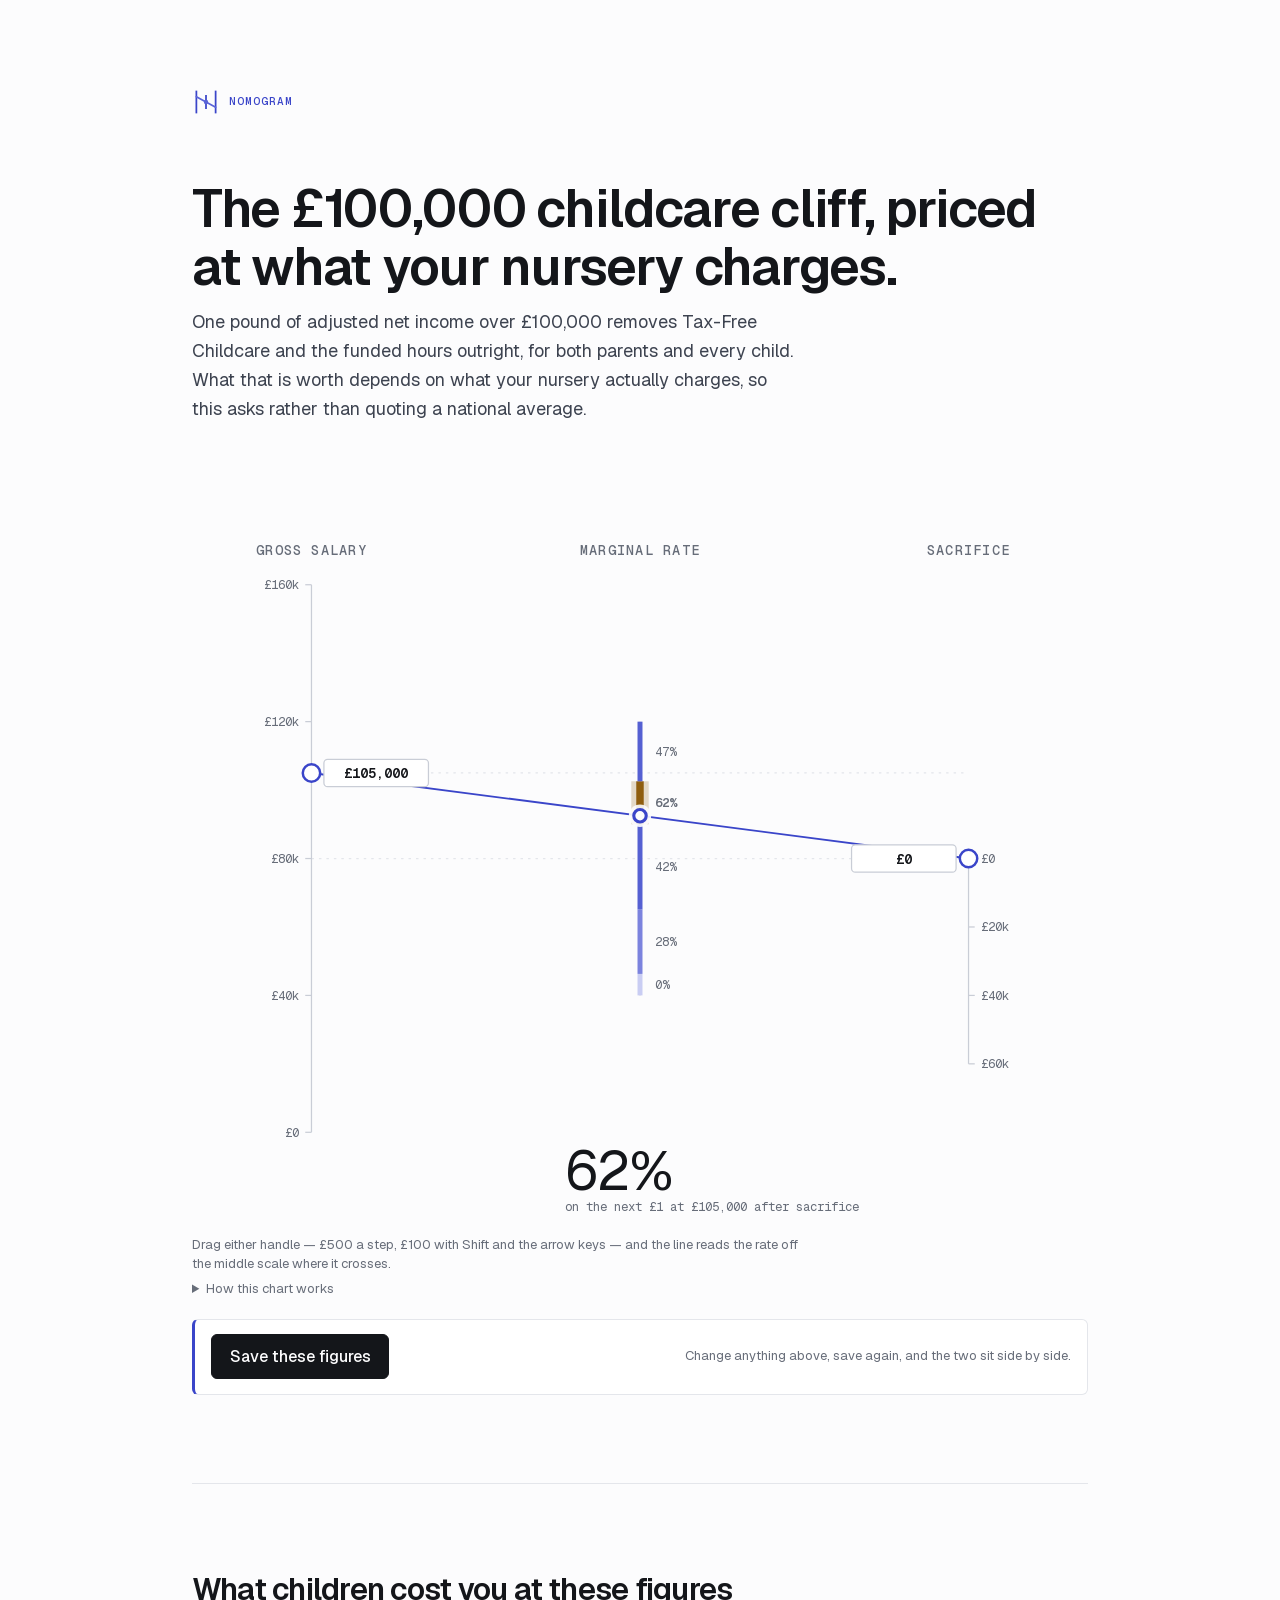
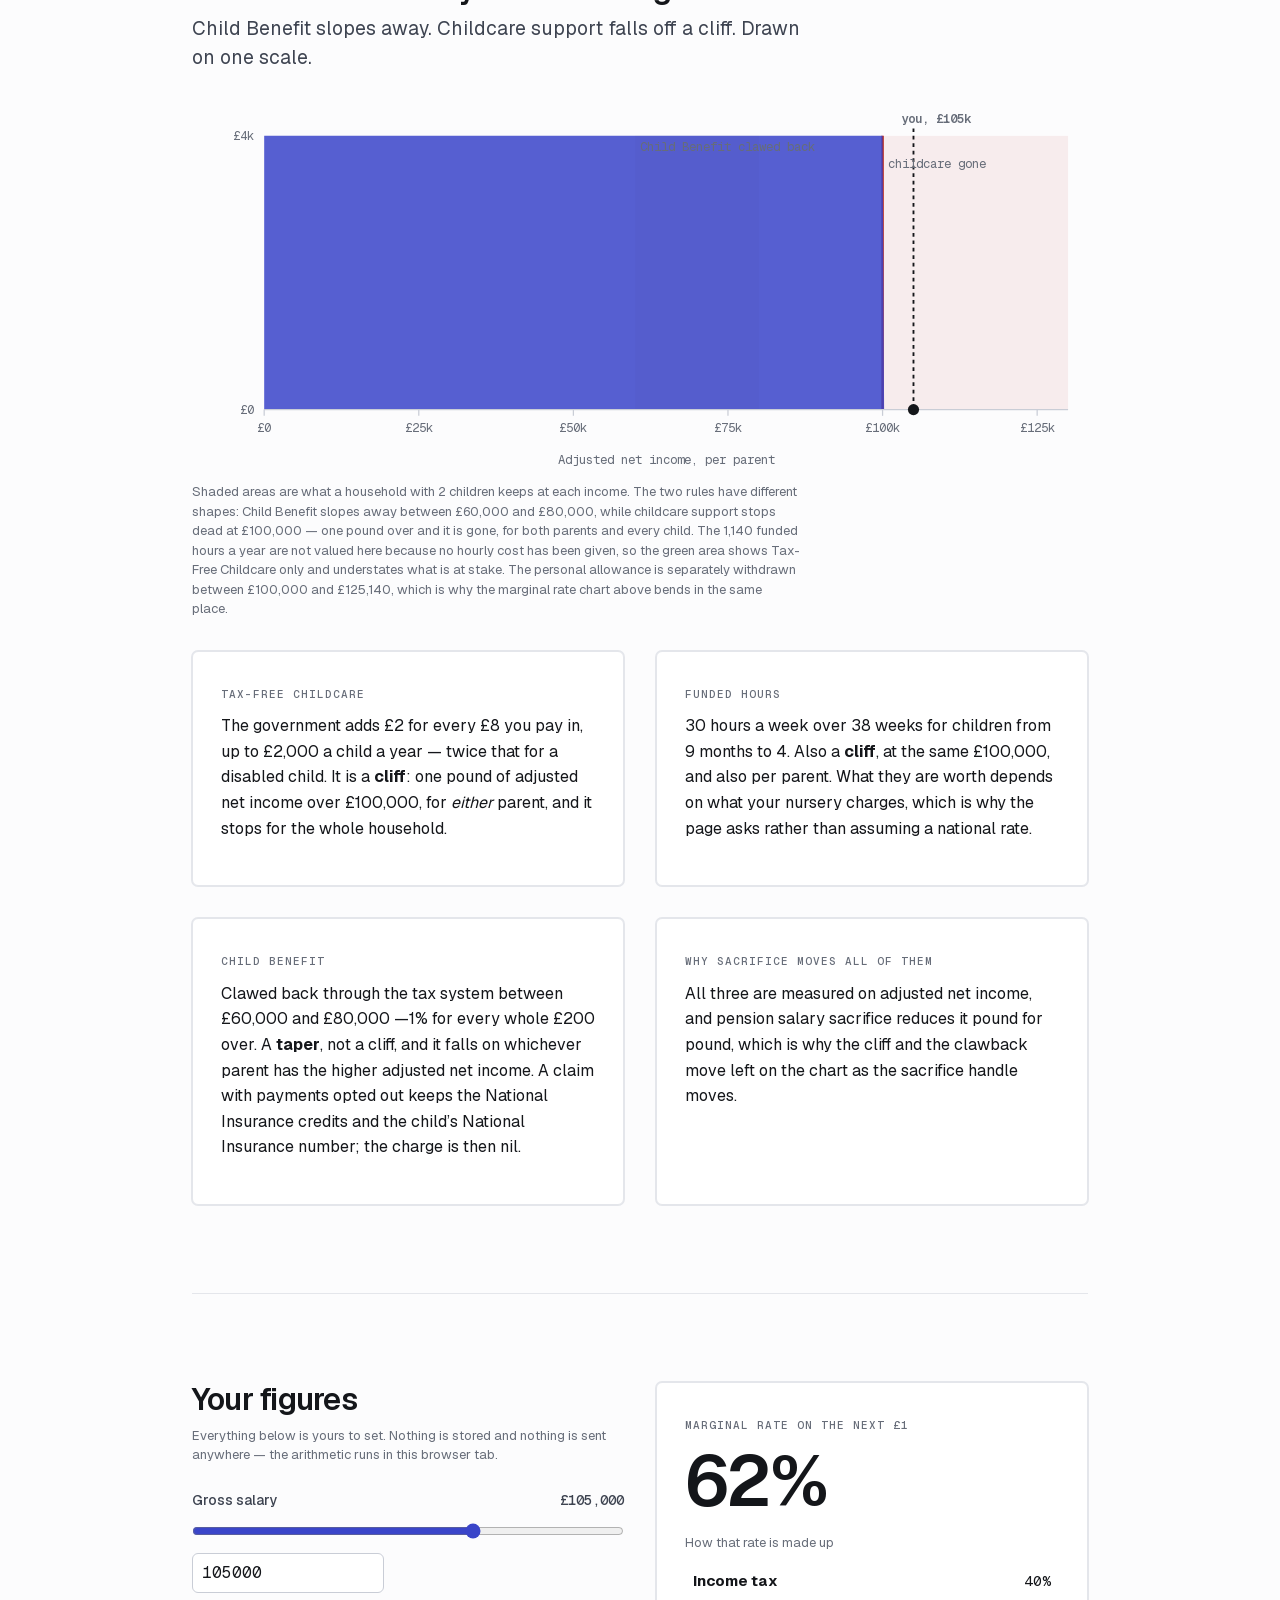
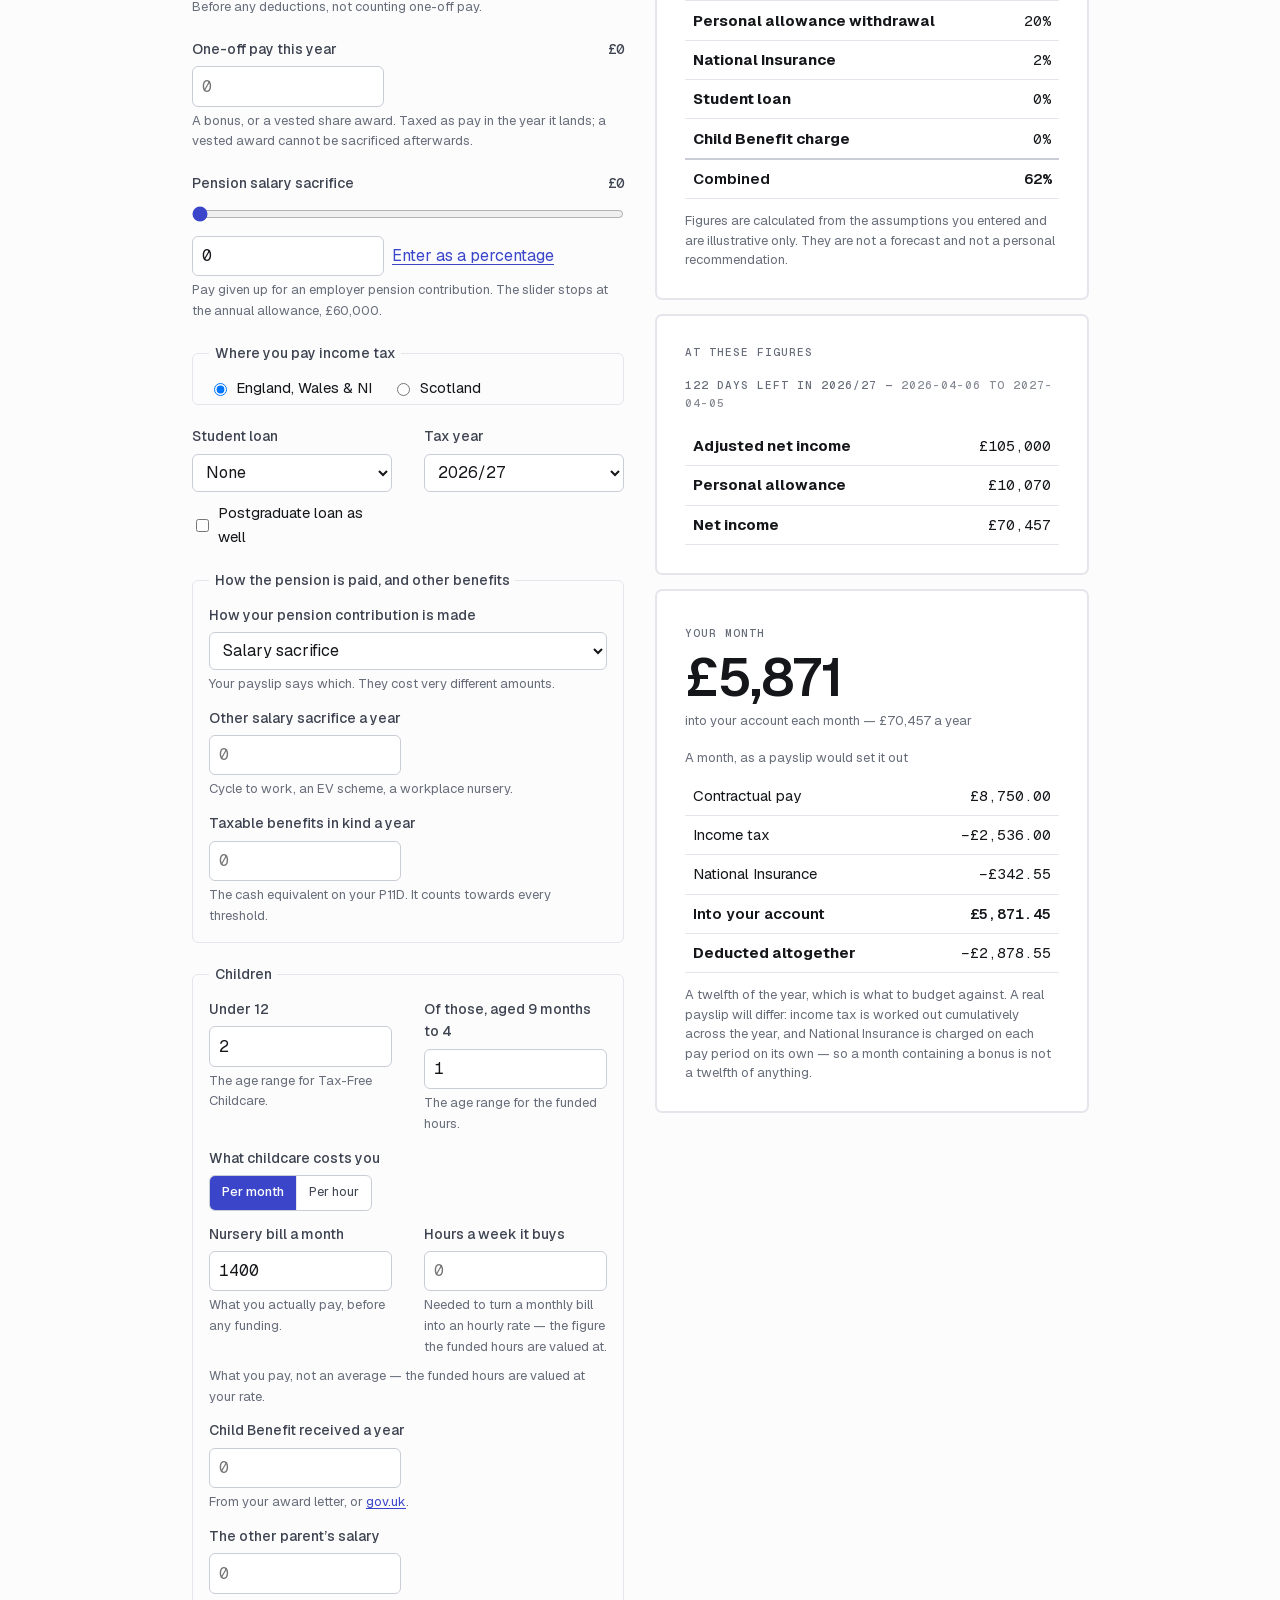
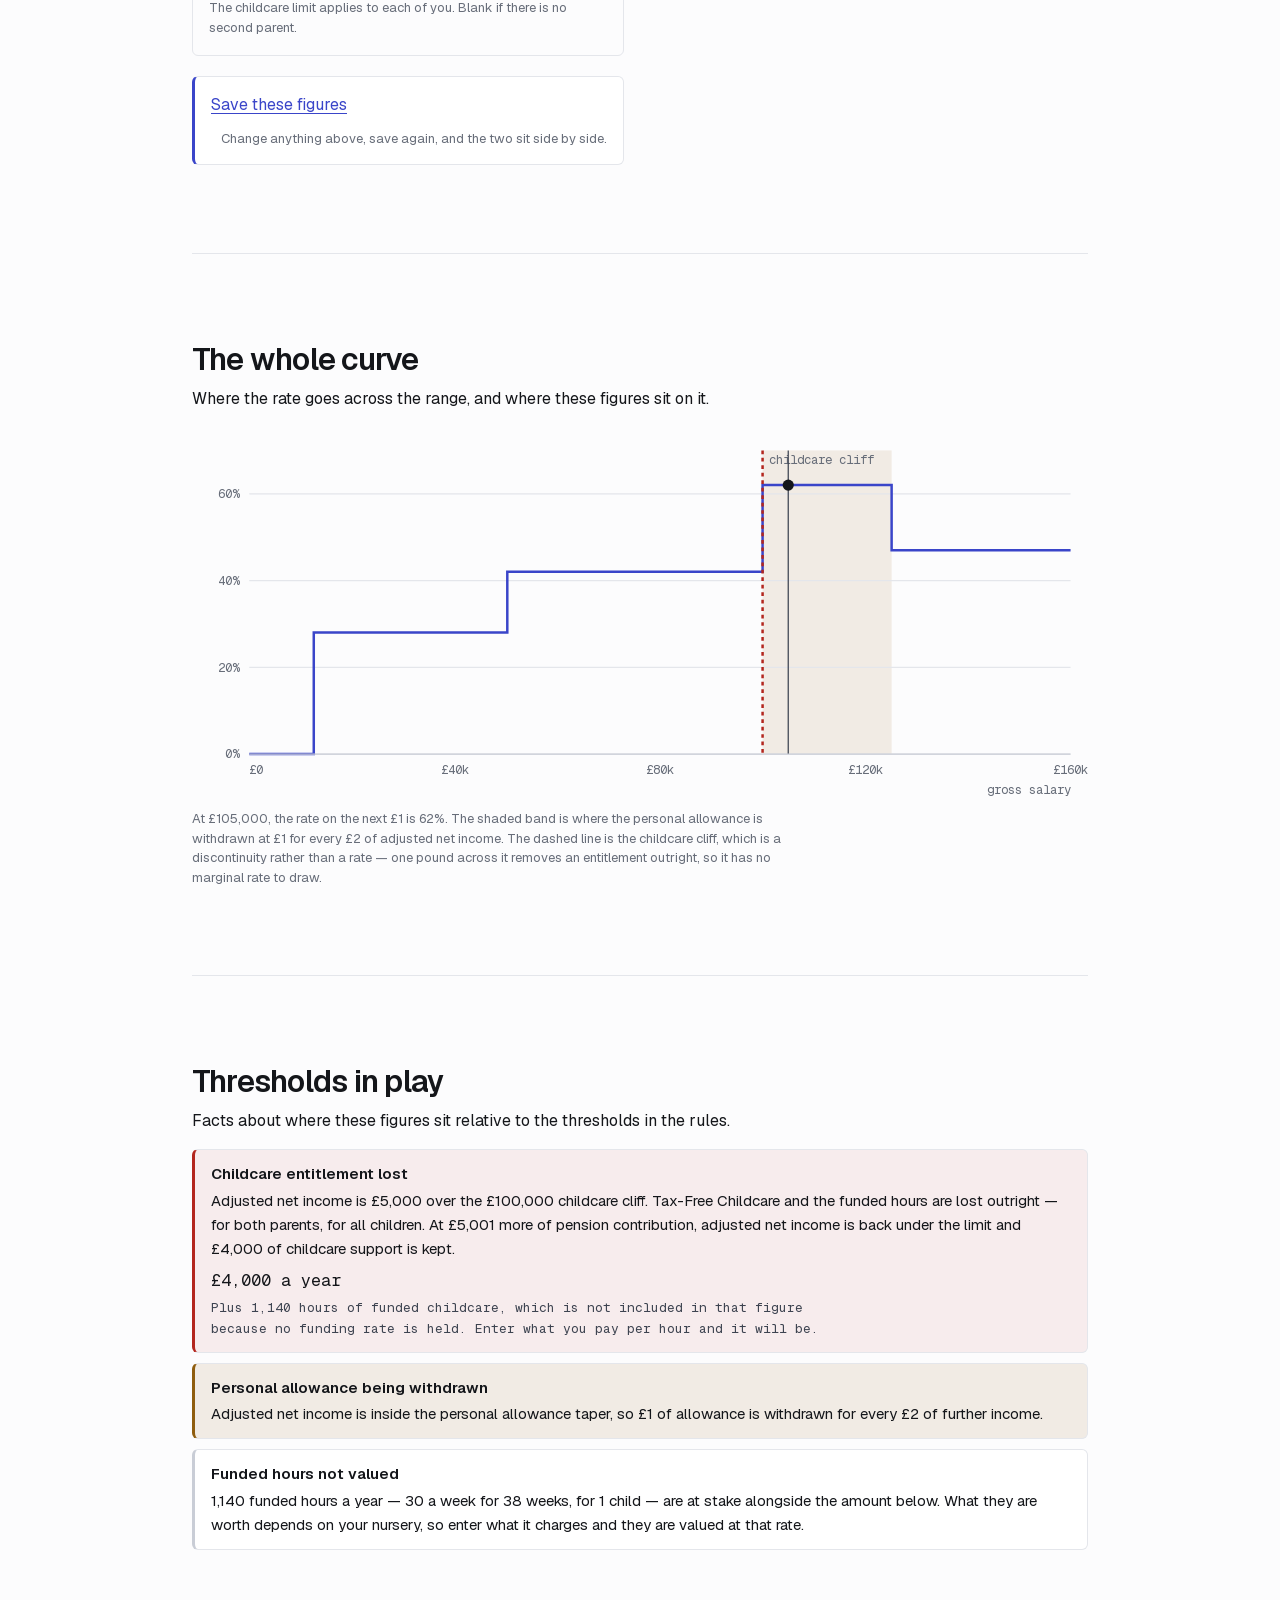
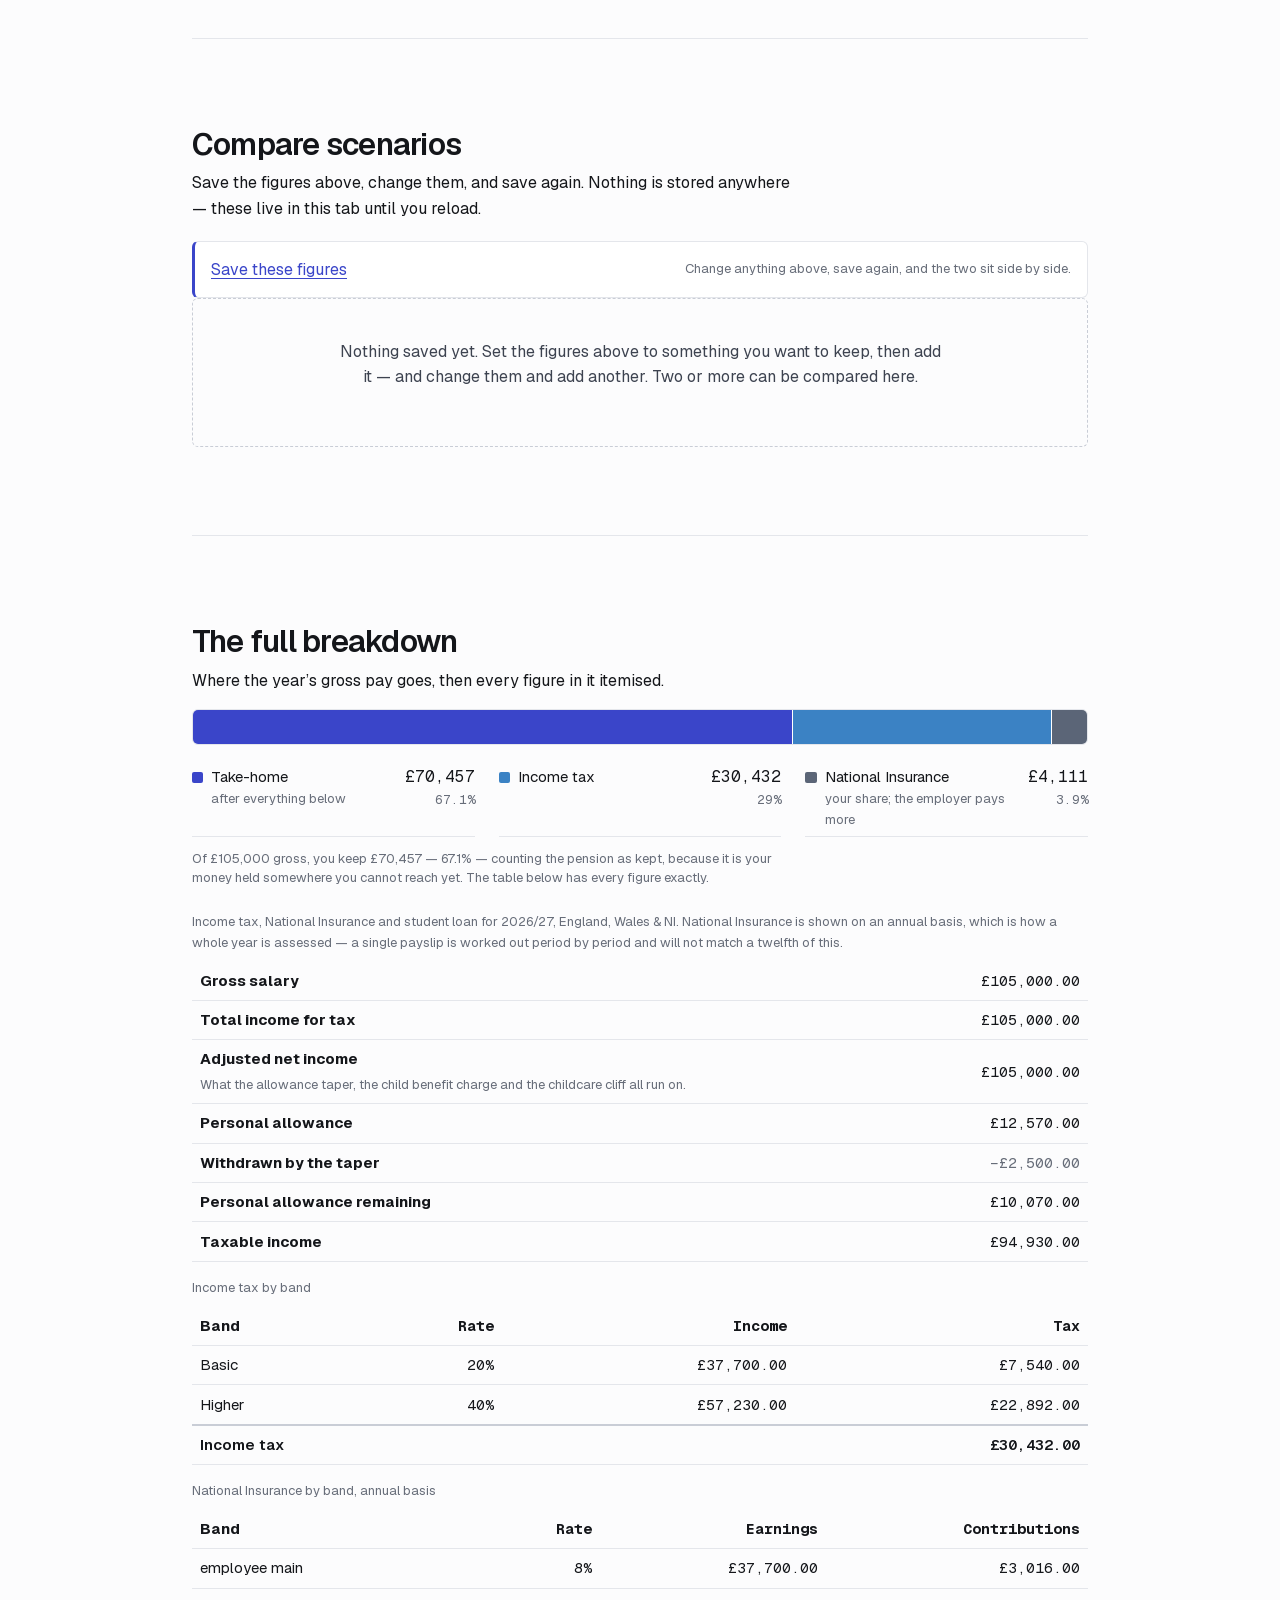
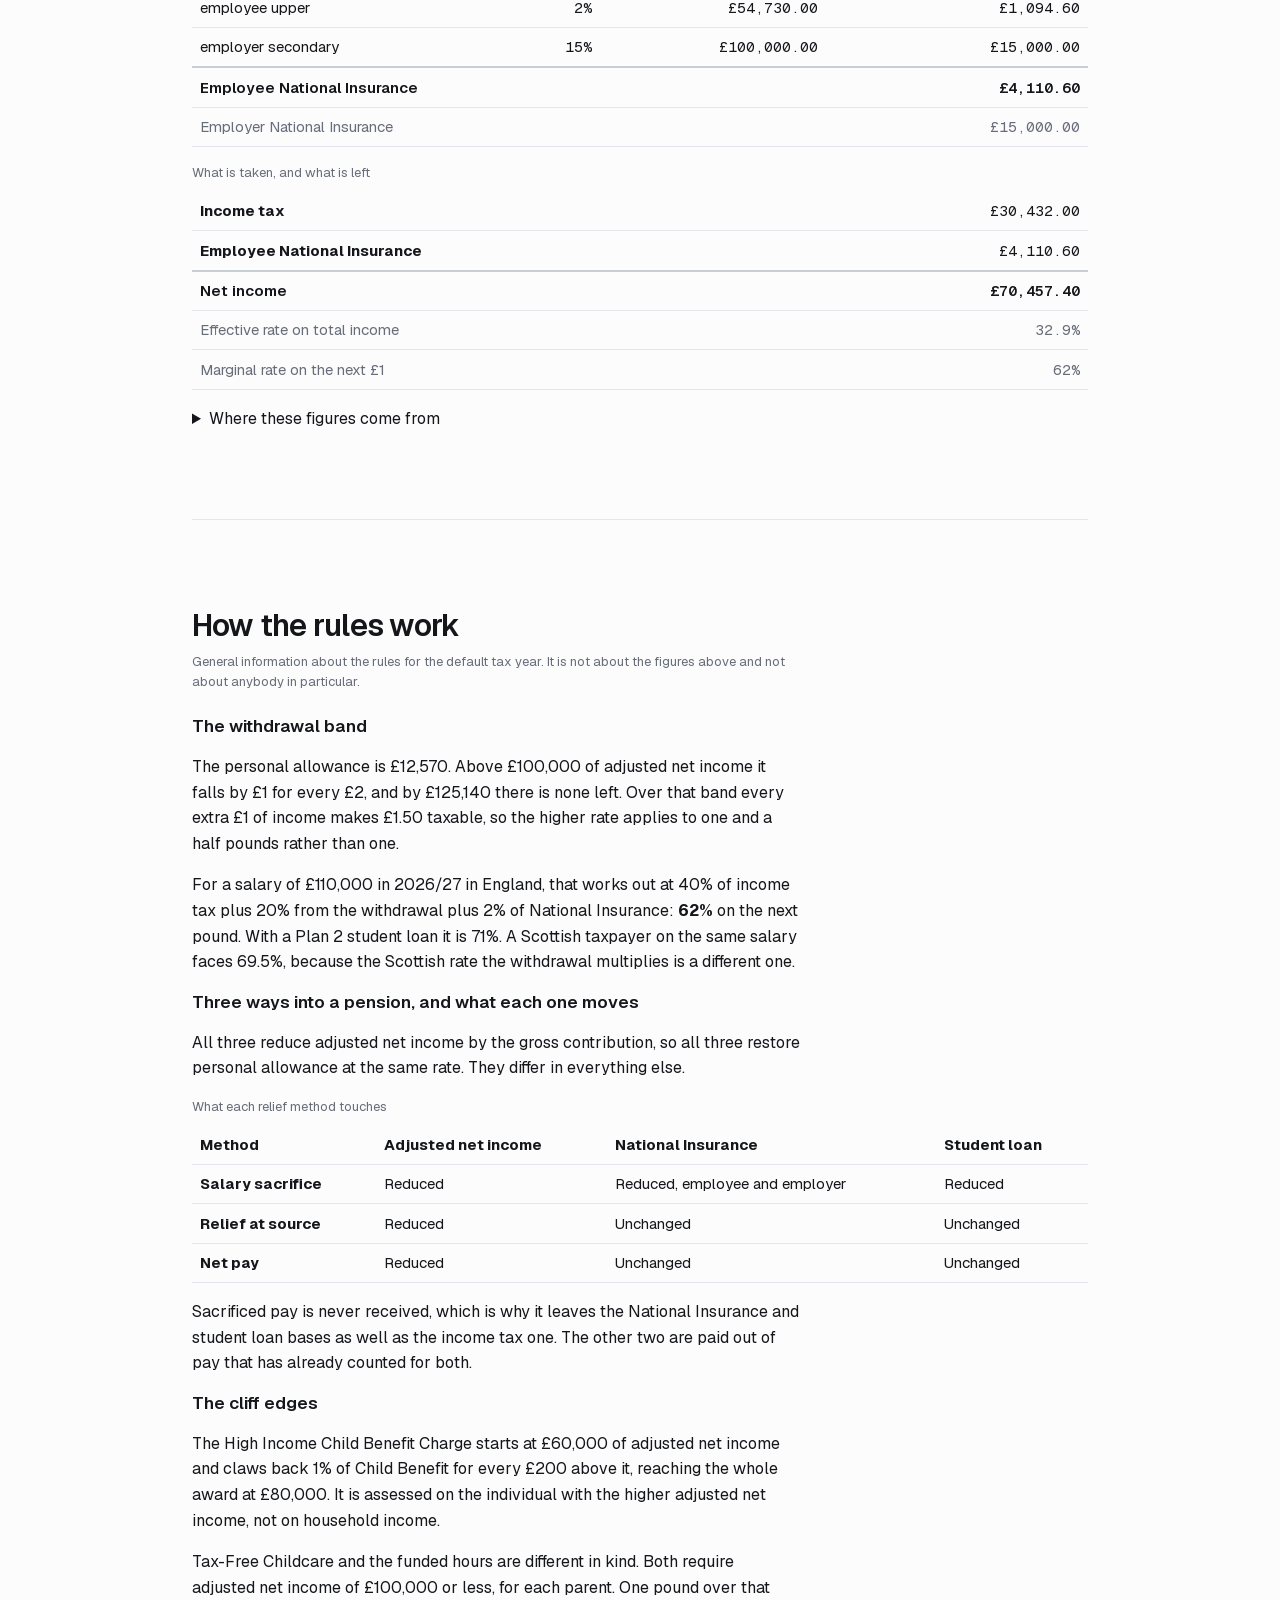
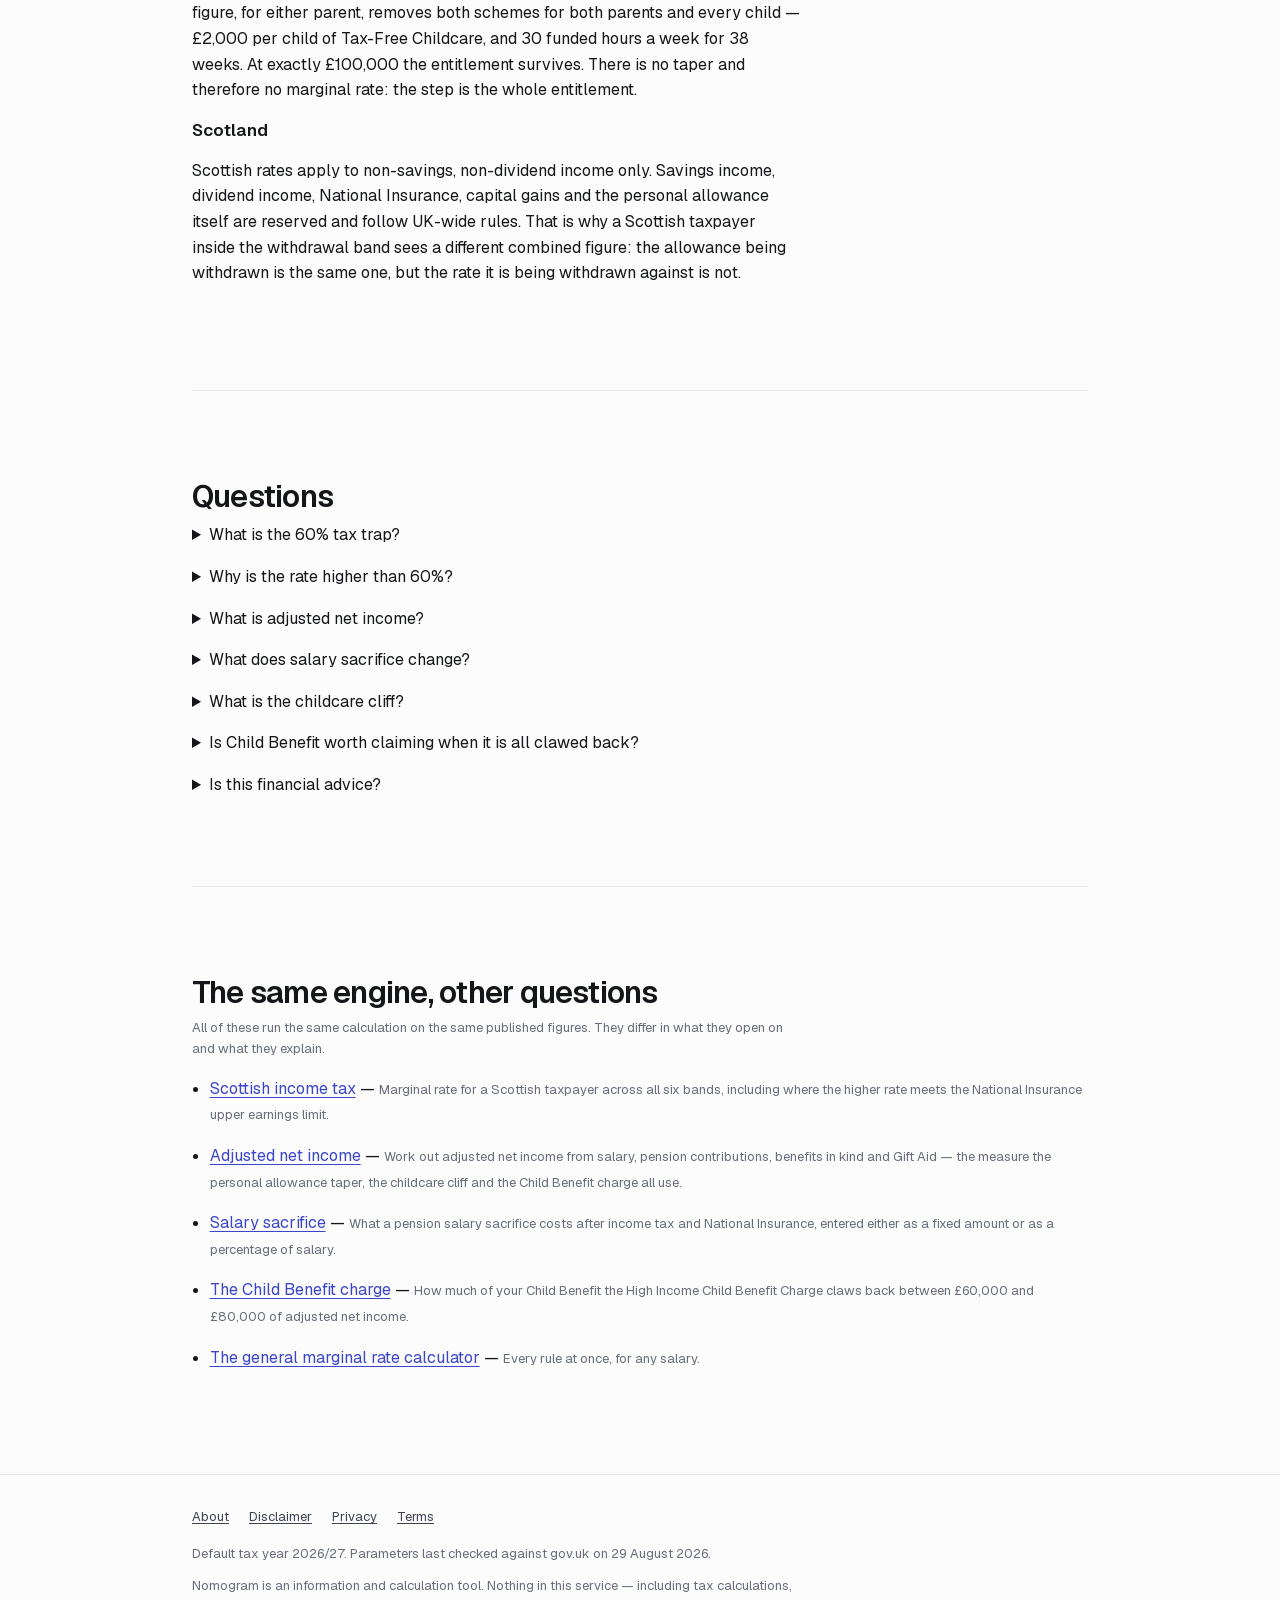
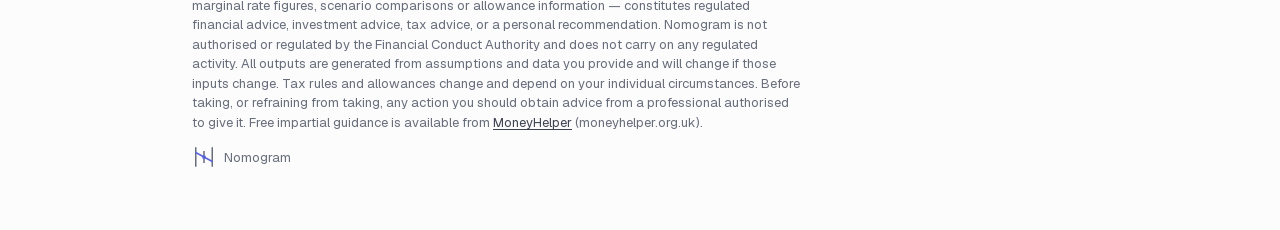
<file: childcare-cliff-calculator/index.html>
<!DOCTYPE html><!--h3QHPzlYA_Q6RnRgROIUD--><html lang="en-GB" class="__variable_8eaea4 __variable_8c25df" style="--font-display:var(--font-sans-loaded), ui-sans-serif, system-ui, sans-serif;--font-sans:var(--font-sans-loaded), ui-sans-serif, system-ui, sans-serif;--font-mono:var(--font-mono-loaded), ui-monospace, Menlo, monospace"><head><meta charSet="utf-8"/><meta name="viewport" content="width=device-width, initial-scale=1"/><link rel="preload" href="/_next/static/media/22a5144ee8d83bca-s.p.woff2" as="font" crossorigin="" type="font/woff2"/><link rel="preload" href="/_next/static/media/7d4881bb7e1bf84d-s.p.woff2" as="font" crossorigin="" type="font/woff2"/><link rel="stylesheet" href="/_next/static/css/2e6db07599fcc16e.css" data-precedence="next"/><link rel="preload" as="script" fetchPriority="low" href="/_next/static/chunks/webpack-195b369c034ba6aa.js"/><script src="/_next/static/chunks/c5c04770-f5ee545c45f72629.js" async=""></script><script src="/_next/static/chunks/489-721d8b015c2c4524.js" async=""></script><script src="/_next/static/chunks/main-app-4010323440d5b3e1.js" async=""></script><script src="/_next/static/chunks/103-1f6cc3c786203286.js" async=""></script><script src="/_next/static/chunks/app/layout-7a48837bea24d53b.js" async=""></script><script src="/_next/static/chunks/272-7167d7a7893c14c4.js" async=""></script><script src="/_next/static/chunks/app/childcare-cliff-calculator/page-2f7ab5fafeafe3d9.js" async=""></script><meta name="next-size-adjust" content=""/><title>Childcare cliff calculator — what £100,000 costs you, at your own nursery rate | Nomogram</title><meta name="description" content="What Tax-Free Childcare and the funded hours are worth at your own nursery rate, and what crossing £100,000 of adjusted net income removes."/><meta name="application-name" content="Nomogram"/><meta name="keywords" content="60% tax trap,£100k tax calculator,marginal tax rate calculator UK,personal allowance taper,salary sacrifice calculator,childcare cliff £100,000,Scottish income tax calculator"/><meta name="robots" content="index, follow"/><link rel="canonical" href="https://nomogram.uk/childcare-cliff-calculator/"/><meta property="og:title" content="Nomogram — your financial position, priced daily"/><meta property="og:description" content="Holdings valued at each close, every UK tax rule that applies to you, and a projection to the year you stop. Free marginal rate calculator included."/><meta property="og:site_name" content="Nomogram"/><meta property="og:locale" content="en_GB"/><meta property="og:image:alt" content="The marginal rate on the next £1 of UK salary, from £0 to £160,000, with the band where the personal allowance is withdrawn picked out."/><meta property="og:image:type" content="image/png"/><meta property="og:image" content="https://nomogram.uk/opengraph-image?9626bb7cdd72bed1"/><meta property="og:image:width" content="1200"/><meta property="og:image:height" content="630"/><meta property="og:type" content="website"/><meta name="twitter:card" content="summary_large_image"/><meta name="twitter:title" content="Nomogram — your financial position, priced daily"/><meta name="twitter:description" content="Every holding priced, every rule applied, calculated on your device."/><meta name="twitter:image:alt" content="The marginal rate on the next £1 of UK salary, from £0 to £160,000, with the band where the personal allowance is withdrawn picked out."/><meta name="twitter:image:type" content="image/png"/><meta name="twitter:image" content="https://nomogram.uk/opengraph-image?9626bb7cdd72bed1"/><meta name="twitter:image:width" content="1200"/><meta name="twitter:image:height" content="630"/><link rel="icon" href="/icon.svg"/><script src="/_next/static/chunks/polyfills-42372ed130431b0a.js" noModule=""></script></head><body><div hidden=""><!--$--><!--/$--></div><a href="#calculator" class="skip-link">Skip to the calculator</a><script type="application/ld+json">{"@context":"https://schema.org","@type":"FAQPage","mainEntity":[{"@type":"Question","name":"What is the 60% tax trap?","acceptedAnswer":{"@type":"Answer","text":"It is the effect of the personal allowance being withdrawn. Above a threshold of adjusted net income, the allowance falls by £1 for every £2 earned. That makes £1.50 of every extra £1 taxable, so income taxed at the higher rate is charged at one and a half times that rate over the band."}},{"@type":"Question","name":"Why is the rate higher than 60%?","acceptedAnswer":{"@type":"Answer","text":"National Insurance is charged on top, at the rate that applies above the upper earnings limit. A student loan adds its own percentage. The combined figure is what actually comes out of the next pound."}},{"@type":"Question","name":"What is adjusted net income?","acceptedAnswer":{"@type":"Answer","text":"Total income less reliefs, less gross relief-at-source pension contributions, less gross Gift Aid donations. It is the measure the personal allowance withdrawal, the High Income Child Benefit Charge and the childcare cliff all run on. It is not the same as salary, and it is not the same as taxable income."}},{"@type":"Question","name":"What does salary sacrifice change?","acceptedAnswer":{"@type":"Answer","text":"Sacrificed pay is never received, so it is not in adjusted net income, not in taxable pay, and not in earnings for National Insurance or student loan purposes. Relief-at-source and net-pay pension contributions reduce adjusted net income too, but leave National Insurance and student loan repayments alone."}},{"@type":"Question","name":"What is the childcare cliff?","acceptedAnswer":{"@type":"Answer","text":"Tax-Free Childcare and the funded hours both require adjusted net income at or below a threshold, for each parent. One pound over, for either parent, removes both schemes for both parents and all children. It is a discontinuity rather than a taper, so it has no marginal rate."}},{"@type":"Question","name":"Is Child Benefit worth claiming when it is all clawed back?","acceptedAnswer":{"@type":"Answer","text":"A full clawback makes the award and the charge cancel out in money terms. Claiming still does two things the charge does not touch: the claimant receives National Insurance credits that count towards the State Pension for years spent caring rather than earning, and the child is issued a National Insurance number automatically before turning 16. A claim can also be made with payments opted out, which keeps both effects with no charge to repay."}},{"@type":"Question","name":"Is this financial advice?","acceptedAnswer":{"@type":"Answer","text":"No. Nomogram is an information and calculation tool. It computes what a set of figures produces under the rules for a tax year. It is not authorised or regulated by the Financial Conduct Authority and it does not make personal recommendations."}}]}</script><main class="shell"><header class="section" style="padding-bottom:0"><p class="eyebrow" style="display:flex;align-items:center;gap:0.55rem;margin-bottom:clamp(2.5rem, 7vw, 4rem)"><a href="/" style="display:flex;align-items:center;gap:0.55rem;text-decoration:none"><svg width="28" height="28" viewBox="0 0 32 32" fill="none" role="presentation" aria-hidden="true"><line x1="5" y1="4" x2="5" y2="28" stroke="currentColor" stroke-width="2" stroke-linecap="square"></line><line x1="16" y1="9" x2="16" y2="23" stroke="currentColor" stroke-width="2" stroke-linecap="square"></line><line x1="27" y1="4" x2="27" y2="28" stroke="currentColor" stroke-width="2" stroke-linecap="square"></line><line x1="5" y1="10" x2="27" y2="22" stroke="var(--green-2)" stroke-width="2" stroke-linecap="round"></line><circle cx="16" cy="16" r="2.5" fill="var(--green-2)"></circle></svg> Nomogram</a></p><h1>The £100,000 childcare cliff, priced at what your nursery charges.</h1><p style="font-size:1.125rem;color:var(--ink-2);margin-top:0.75rem">One pound of adjusted net income over £100,000 removes Tax-Free Childcare and the funded hours outright, for both parents and every child. What that is worth depends on what your nursery actually charges, so this asks rather than quoting a national average.</p></header><section class="section" aria-label="Marginal rate nomogram"><figure style="margin:0"><div class="chart-scroll"><svg viewBox="0 0 720 560" role="img" aria-labelledby="nomogram-title nomogram-desc" style="touch-action:none;width:100%"><title id="nomogram-title">Marginal rate nomogram for 2026/27</title><desc id="nomogram-desc">A straightedge laid from £105,000 of gross salary on the left scale, through £0 of salary sacrifice on the right scale, crosses the middle scale at £105,000 of income after sacrifice, where the marginal rate is 62%.</desc><text x="96" y="20" class="eyebrow" text-anchor="middle" fill="currentColor">GROSS SALARY</text><text x="360" y="20" class="eyebrow" text-anchor="middle" fill="currentColor">MARGINAL RATE</text><text x="624" y="20" class="eyebrow" text-anchor="middle" fill="currentColor">SACRIFICE</text><line x1="96" y1="195.25" x2="624" y2="195.25" stroke="var(--line)" stroke-width="1" stroke-dasharray="2 4"></line><line x1="96" y1="264" x2="624" y2="264" stroke="var(--line)" stroke-width="1" stroke-dasharray="2 4"></line><line x1="96" y1="44" x2="96" y2="484" class="scale-rule"></line><g><line x1="91" y1="484" x2="96" y2="484" class="tick"></line><text x="86" y="487.5" class="tick-label" text-anchor="end">£0</text></g><g><line x1="91" y1="374" x2="96" y2="374" class="tick"></line><text x="86" y="377.5" class="tick-label" text-anchor="end">£40k</text></g><g><line x1="91" y1="264" x2="96" y2="264" class="tick"></line><text x="86" y="267.5" class="tick-label" text-anchor="end">£80k</text></g><g><line x1="91" y1="154" x2="96" y2="154" class="tick"></line><text x="86" y="157.5" class="tick-label" text-anchor="end">£120k</text></g><g><line x1="91" y1="44" x2="96" y2="44" class="tick"></line><text x="86" y="47.5" class="tick-label" text-anchor="end">£160k</text></g><line x1="360" y1="154" x2="360" y2="374" class="scale-rule"></line><g><line x1="360" y1="356.71625" x2="360" y2="374" stroke="var(--seq-1)" stroke-width="4" stroke-linecap="butt"></line><text x="372" y="368.858125" class="tick-label" font-weight="400">0%</text></g><g><line x1="360" y1="304.87874999999997" x2="360" y2="356.71625" stroke="var(--seq-3)" stroke-width="4" stroke-linecap="butt"></line><text x="372" y="334.2975" class="tick-label" font-weight="400">28%</text></g><g><line x1="360" y1="236.5" x2="360" y2="304.87874999999997" stroke="var(--seq-4)" stroke-width="4" stroke-linecap="butt"></line><text x="372" y="274.189375" class="tick-label" font-weight="400">42%</text></g><g><line x1="360" y1="201.9325" x2="360" y2="236.5" stroke="var(--ochre)" stroke-width="14" stroke-linecap="butt" opacity="0.22"></line><line x1="360" y1="201.9325" x2="360" y2="236.5" stroke="var(--ochre)" stroke-width="6" stroke-linecap="butt"></line><text x="372" y="222.71625" class="tick-label" font-weight="600">62%</text></g><g><line x1="360" y1="154" x2="360" y2="201.9325" stroke="var(--seq-4)" stroke-width="4" stroke-linecap="butt"></line><text x="372" y="181.46625" class="tick-label" font-weight="400">47%</text></g><line x1="624" y1="264" x2="624" y2="429" class="scale-rule"></line><g><line x1="624" y1="264" x2="629" y2="264" class="tick"></line><text x="634" y="267.5" class="tick-label">£0</text></g><g><line x1="624" y1="319" x2="629" y2="319" class="tick"></line><text x="634" y="322.5" class="tick-label">£20k</text></g><g><line x1="624" y1="374" x2="629" y2="374" class="tick"></line><text x="634" y="377.5" class="tick-label">£40k</text></g><g><line x1="624" y1="429" x2="629" y2="429" class="tick"></line><text x="634" y="432.5" class="tick-label">£60k</text></g><line x1="96" y1="195.25" x2="624" y2="264" class="index-line"></line><circle cx="360" cy="229.625" r="9" fill="var(--ground)" opacity="0.9"></circle><circle cx="360" cy="229.625" r="5" fill="var(--ground)" stroke="var(--green)" stroke-width="2.5"></circle><text x="300" y="530" text-anchor="start" font-family="var(--font-display)" font-size="44" fill="var(--ink)">62%</text><text x="300" y="547" text-anchor="start" class="tick-label">on the next £1 at £105,000 after sacrifice</text><g role="slider" tabindex="0" aria-label="Gross salary" aria-valuemin="0" aria-valuemax="160000" aria-valuenow="105000" aria-valuetext="£105,000" class="handle"><circle cx="96" cy="195.25" r="11" fill="transparent" stroke="none"></circle><circle cx="96" cy="195.25" r="7" fill="var(--surface)" stroke="var(--green)" stroke-width="2"></circle></g><g role="slider" tabindex="0" aria-label="Pension salary sacrifice" aria-valuemin="0" aria-valuemax="60000" aria-valuenow="0" aria-valuetext="£0" class="handle"><circle cx="624" cy="264" r="11" fill="transparent" stroke="none"></circle><circle cx="624" cy="264" r="7" fill="var(--surface)" stroke="var(--green)" stroke-width="2"></circle></g><g class="handle-value" aria-hidden="true"><rect x="106" y="184.25" width="84" height="22" rx="3" fill="var(--surface)" stroke="var(--line-2)"></rect><text x="148" y="199.25" text-anchor="middle" class="handle-value-text">£105,000</text></g><g class="handle-value" aria-hidden="true"><rect x="530" y="253" width="84" height="22" rx="3" fill="var(--surface)" stroke="var(--line-2)"></rect><text x="572" y="268" text-anchor="middle" class="handle-value-text">£0</text></g></svg></div><figcaption class="disclaimer" style="margin-top:0.5rem">Drag either handle — £500 a step, £100 with Shift and the arrow keys — and the line reads the rate off the middle scale where it crosses.<!-- --> <!-- --> <details style="margin-top:0.35rem"><summary>How this chart works</summary><span style="display:block;margin-top:0.35rem">The middle scale is graduated in income after the contribution. With a fixed <em>sacrifice</em>, the next £1 of salary raises adjusted net income, National-Insurance-able pay and student loan earnings by the same £1, so one scale answers for every salary-and-sacrifice pair and it can read the combined rate.<!-- --> A straight line between two points crosses at their midpoint, so the middle scale is drawn at half the spacing of the outer two. The identity holds for a fixed-amount sacrifice; a percentage is converted before it is drawn.</span></details></figcaption></figure><div class="actions"><button type="button" class="button">Save these figures</button><span class="actions-count">Change anything above, save again, and the two sit side by side.</span></div></section><section class="section" aria-labelledby="childcare-heading"><h2 id="childcare-heading">What children cost you at these figures</h2><p class="lede">Child Benefit slopes away. Childcare support falls off a cliff. Drawn on one scale.</p><figure style="margin:1.5rem 0 0"><div class="chart-scroll"><svg viewBox="0 0 720 300" role="img" aria-labelledby="cc-title cc-desc" style="width:100%"><title id="cc-title">Childcare and Child Benefit entitlement by adjusted net income</title><desc id="cc-desc">Child Benefit is clawed back between £60,000 and £80,000. Tax-Free Childcare and the funded hours stop entirely above £100,000. At £105,000 this household keeps £0 of the £4,000 available.</desc><rect x="554.9230769230769" y="28" width="149.0769230769231" height="220" fill="var(--red-wash)"></rect><line x1="554.9230769230769" y1="28" x2="554.9230769230769" y2="248" stroke="var(--red)" stroke-width="2"></line><rect x="356.1538461538462" y="28" width="99.38461538461536" height="220" fill="var(--ochre-wash)"></rect><path d="M58,28L59.24230769230769,28L60.48461538461538,28L61.72692307692308,28L62.96923076923077,28L64.21153846153847,28L65.45384615384616,28L66.69615384615385,28L67.93846153846154,28L69.18076923076923,28L70.42307692307692,28L71.66538461538461,28L72.90769230769232,28L74.15,28L75.3923076923077,28L76.63461538461539,28L77.87692307692308,28L79.11923076923077,28L80.36153846153846,28L81.60384615384615,28L82.84615384615384,28L84.08846153846154,28L85.33076923076923,28L86.57307692307693,28L87.81538461538462,28L89.0576923076923,28L90.30000000000001,28L91.5423076923077,28L92.78461538461539,28L94.02692307692308,28L95.26923076923077,28L96.51153846153846,28L97.75384615384615,28L98.99615384615385,28L100.23846153846154,28L101.48076923076923,28L102.72307692307692,28L103.96538461538461,28L105.20769230769231,28L106.44999999999999,28L107.6923076923077,28L108.93461538461538,28L110.17692307692309,28L111.41923076923077,28L112.66153846153847,28L113.90384615384616,28L115.14615384615385,28L116.38846153846154,28L117.63076923076923,28L118.87307692307692,28L120.11538461538461,28L121.3576923076923,28L122.60000000000001,28L123.84230769230768,28L125.08461538461539,28L126.32692307692308,28L127.56923076923077,28L128.81153846153848,28L130.05384615384617,28L131.29615384615386,28L132.53846153846155,28L133.78076923076924,28L135.02307692307693,28L136.26538461538462,28L137.5076923076923,28L138.75,28L139.9923076923077,28L141.23461538461538,28L142.47692307692307,28L143.71923076923076,28L144.96153846153845,28L146.20384615384614,28L147.44615384615383,28L148.68846153846152,28L149.93076923076922,28L151.1730769230769,28L152.41538461538462,28L153.65769230769232,28L154.89999999999998,28L156.14230769230767,28L157.3846153846154,28L158.62692307692308,28L159.86923076923077,28L161.11153846153846,28L162.35384615384618,28L163.59615384615387,28L164.83846153846153,28L166.08076923076922,28L167.32307692307694,28L168.56538461538463,28L169.80769230769232,28L171.05,28L172.2923076923077,28L173.5346153846154,28L174.77692307692308,28L176.01923076923077,28L177.26153846153846,28L178.50384615384615,28L179.74615384615385,28L180.98846153846154,28L182.23076923076923,28L183.47307692307692,28L184.7153846153846,28L185.9576923076923,28L187.20000000000002,28L188.4423076923077,28L189.68461538461537,28L190.92692307692306,28L192.16923076923078,28L193.41153846153847,28L194.65384615384616,28L195.89615384615385,28L197.13846153846154,28L198.38076923076923,28L199.62307692307692,28L200.8653846153846,28L202.1076923076923,28L203.35,28L204.59230769230768,28L205.83461538461538,28L207.0769230769231,28L208.31923076923078,28L209.56153846153845,28L210.80384615384614,28L212.04615384615386,28L213.28846153846155,28L214.53076923076924,28L215.77307692307693,28L217.01538461538462,28L218.2576923076923,28L219.5,28L220.7423076923077,28L221.98461538461538,28L223.22692307692307,28L224.46923076923076,28L225.71153846153848,28L226.95384615384617,28L228.19615384615386,28L229.43846153846155,28L230.68076923076922,28L231.9230769230769,28L233.1653846153846,28L234.4076923076923,28L235.65,28L236.8923076923077,28L238.1346153846154,28L239.37692307692308,28L240.61923076923077,28L241.86153846153846,28L243.10384615384615,28L244.34615384615384,28L245.58846153846156,28L246.83076923076925,28L248.07307692307694,28L249.31538461538463,28L250.5576923076923,28L251.79999999999998,28L253.04230769230767,28L254.28461538461536,28L255.52692307692308,28L256.7692307692308,28L258.01153846153846,28L259.25384615384615,28L260.49615384615385,28L261.73846153846154,28L262.9807692307692,28L264.2230769230769,28L265.46538461538466,28L266.70769230769235,28L267.95000000000005,28L269.19230769230774,28L270.43461538461537,28L271.67692307692306,28L272.91923076923075,28L274.16153846153844,28L275.4038461538462,28L276.6461538461539,28L277.88846153846157,28L279.13076923076926,28L280.37307692307695,28L281.61538461538464,28L282.85769230769233,28L284.1,28L285.3423076923077,28L286.5846153846154,28L287.8269230769231,28L289.0692307692308,28L290.3115384615385,28L291.55384615384617,28L292.79615384615386,28L294.03846153846155,28L295.28076923076924,28L296.5230769230769,28L297.7653846153846,28L299.0076923076923,28L300.25,28L301.4923076923077,28L302.7346153846154,28L303.9769230769231,28L305.21923076923076,28L306.46153846153845,28L307.70384615384614,28L308.94615384615383,28L310.1884615384615,28L311.4307692307692,28L312.6730769230769,28L313.9153846153846,28L315.1576923076923,28L316.40000000000003,28L317.6423076923077,28L318.8846153846154,28L320.1269230769231,28L321.36923076923074,28L322.61153846153843,28L323.8538461538461,28L325.0961538461538,28L326.33846153846156,28L327.58076923076925,28L328.82307692307694,28L330.06538461538463,28L331.3076923076923,28L332.55,28L333.7923076923077,28L335.0346153846154,28L336.2769230769231,28L337.5192307692308,28L338.76153846153846,28L340.00384615384615,28L341.24615384615385,28L342.48846153846154,28L343.7307692307692,28L344.9730769230769,28L346.2153846153846,28L347.4576923076923,28L348.7,28L349.9423076923077,28L351.18461538461537,28L352.42692307692306,28L353.66923076923075,28L354.91153846153844,28L356.1538461538462,28L357.3961538461539,28L358.63846153846157,28L359.88076923076926,28L361.1230769230769,28L362.3653846153846,28L363.6076923076923,28L364.84999999999997,28L366.0923076923077,28L367.3346153846154,28L368.5769230769231,28L369.8192307692308,28L371.0615384615385,28L372.30384615384617,28L373.54615384615386,28L374.78846153846155,28L376.03076923076924,28L377.2730769230769,28L378.5153846153846,28L379.7576923076923,28L381,28L382.2423076923077,28L383.4846153846154,28L384.7269230769231,28L385.96923076923076,28L387.21153846153845,28L388.45384615384614,28L389.69615384615383,28L390.9384615384615,28L392.1807692307693,28L393.42307692307696,28L394.66538461538465,28L395.90769230769234,28L397.15000000000003,28L398.3923076923077,28L399.6346153846154,28L400.8769230769231,28L402.11923076923074,28L403.36153846153843,28L404.6038461538461,28L405.8461538461538,28L407.0884615384615,28L408.3307692307692,28L409.5730769230769,28L410.8153846153846,28L412.0576923076923,28L413.3,28L414.5423076923077,28L415.7846153846154,28L417.0269230769231,28L418.2692307692308,28L419.51153846153846,28L420.75384615384615,28L421.99615384615385,28L423.23846153846154,28L424.4807692307692,28L425.7230769230769,28L426.9653846153846,28L428.2076923076923,28L429.45,28L430.6923076923077,28L431.9346153846154,28L433.1769230769231,28L434.4192307692308,28L435.6615384615385,28L436.9038461538462,28L438.1461538461539,28L439.38846153846157,28L440.63076923076926,28L441.8730769230769,28L443.1153846153846,28L444.3576923076923,28L445.59999999999997,28L446.84230769230766,28L448.08461538461535,28L449.32692307692304,28L450.5692307692307,28L451.8115384615385,28L453.05384615384617,28L454.29615384615386,28L455.53846153846155,28L456.78076923076924,28L458.0230769230769,28L459.2653846153846,28L460.5076923076923,28L461.75,28L462.9923076923077,28L464.2346153846154,28L465.4769230769231,28L466.71923076923076,28L467.96153846153845,28L469.20384615384614,28L470.44615384615383,28L471.6884615384615,28L472.9307692307693,28L474.17307692307696,28L475.41538461538465,28L476.65769230769234,28L477.90000000000003,28L479.1423076923077,28L480.3846153846154,28L481.6269230769231,28L482.86923076923074,28L484.11153846153843,28L485.3538461538461,28L486.5961538461538,28L487.8384615384615,28L489.0807692307692,28L490.3230769230769,28L491.5653846153846,28L492.8076923076923,28L494.05,28L495.2923076923077,28L496.5346153846154,28L497.7769230769231,28L499.0192307692308,28L500.26153846153846,28L501.50384615384615,28L502.74615384615385,28L503.98846153846154,28L505.2307692307692,28L506.4730769230769,28L507.7153846153846,28L508.9576923076923,28L510.2,28L511.4423076923077,28L512.6846153846154,28L513.9269230769231,28L515.1692307692308,28L516.4115384615385,28L517.6538461538462,28L518.8961538461539,28L520.1384615384616,28L521.3807692307693,28L522.623076923077,28L523.8653846153845,28L525.1076923076923,28L526.3499999999999,28L527.5923076923077,28L528.8346153846153,28L530.0769230769231,28L531.3192307692307,28L532.5615384615385,28L533.8038461538462,28L535.0461538461539,28L536.2884615384615,28L537.5307692307692,28L538.7730769230769,28L540.0153846153846,28L541.2576923076923,28L542.5,28L543.7423076923077,28L544.9846153846154,28L546.2269230769231,28L547.4692307692308,28L548.7115384615385,28L549.9538461538461,28L551.1961538461538,28L552.4384615384615,28L553.6807692307693,28L554.9230769230769,28L556.1653846153847,248L557.4076923076923,248L558.6500000000001,248L559.8923076923077,248L561.1346153846155,248L562.376923076923,248L563.6192307692307,248L564.8615384615384,248L566.1038461538461,248L567.3461538461538,248L568.5884615384615,248L569.8307692307692,248L571.0730769230769,248L572.3153846153846,248L573.5576923076924,248L574.8000000000001,248L576.0423076923078,248L577.2846153846154,248L578.5269230769231,248L579.7692307692308,248L581.0115384615385,248L582.2538461538462,248L583.4961538461538,248L584.7384615384615,248L585.9807692307692,248L587.2230769230769,248L588.4653846153846,248L589.7076923076922,248L590.9499999999999,248L592.1923076923076,248L593.4346153846154,248L594.6769230769231,248L595.9192307692308,248L597.1615384615385,248L598.4038461538462,248L599.6461538461539,248L600.8884615384616,248L602.1307692307693,248L603.373076923077,248L604.6153846153846,248L605.8576923076923,248L607.1,248L608.3423076923077,248L609.5846153846154,248L610.8269230769231,248L612.0692307692308,248L613.3115384615385,248L614.5538461538462,248L615.7961538461539,248L617.0384615384615,248L618.2807692307692,248L619.5230769230769,248L620.7653846153846,248L622.0076923076923,248L623.25,248L624.4923076923077,248L625.7346153846154,248L626.9769230769231,248L628.2192307692308,248L629.4615384615385,248L630.7038461538461,248L631.9461538461538,248L633.1884615384615,248L634.4307692307692,248L635.6730769230769,248L636.9153846153846,248L638.1576923076923,248L639.4,248L640.6423076923077,248L641.8846153846154,248L643.126923076923,248L644.3692307692307,248L645.6115384615384,248L646.8538461538461,248L648.0961538461538,248L649.3384615384615,248L650.5807692307692,248L651.8230769230769,248L653.0653846153846,248L654.3076923076924,248L655.5500000000001,248L656.7923076923078,248L658.0346153846154,248L659.2769230769231,248L660.5192307692308,248L661.7615384615385,248L663.0038461538462,248L664.2461538461538,248L665.4884615384615,248L666.7307692307692,248L667.9730769230769,248L669.2153846153846,248L670.4576923076922,248L671.6999999999999,248L672.9423076923076,248L674.1846153846154,248L675.4269230769231,248L676.6692307692308,248L677.9115384615385,248L679.1538461538462,248L680.3961538461539,248L681.6384615384616,248L682.8807692307693,248L684.123076923077,248L685.3653846153846,248L686.6076923076923,248L687.85,248L689.0923076923077,248L690.3346153846154,248L691.5769230769231,248L692.8192307692308,248L694.0615384615385,248L695.3038461538462,248L696.5461538461539,248L697.7884615384615,248L699.0307692307692,248L700.2730769230769,248L701.5153846153846,248L702.7576923076923,248L704,248L704,248L702.7576923076923,248L701.5153846153846,248L700.2730769230769,248L699.0307692307692,248L697.7884615384615,248L696.5461538461539,248L695.3038461538462,248L694.0615384615385,248L692.8192307692308,248L691.5769230769231,248L690.3346153846154,248L689.0923076923077,248L687.85,248L686.6076923076923,248L685.3653846153846,248L684.123076923077,248L682.8807692307693,248L681.6384615384616,248L680.3961538461539,248L679.1538461538462,248L677.9115384615385,248L676.6692307692308,248L675.4269230769231,248L674.1846153846154,248L672.9423076923076,248L671.6999999999999,248L670.4576923076922,248L669.2153846153846,248L667.9730769230769,248L666.7307692307692,248L665.4884615384615,248L664.2461538461538,248L663.0038461538462,248L661.7615384615385,248L660.5192307692308,248L659.2769230769231,248L658.0346153846154,248L656.7923076923078,248L655.5500000000001,248L654.3076923076924,248L653.0653846153846,248L651.8230769230769,248L650.5807692307692,248L649.3384615384615,248L648.0961538461538,248L646.8538461538461,248L645.6115384615384,248L644.3692307692307,248L643.126923076923,248L641.8846153846154,248L640.6423076923077,248L639.4,248L638.1576923076923,248L636.9153846153846,248L635.6730769230769,248L634.4307692307692,248L633.1884615384615,248L631.9461538461538,248L630.7038461538461,248L629.4615384615385,248L628.2192307692308,248L626.9769230769231,248L625.7346153846154,248L624.4923076923077,248L623.25,248L622.0076923076923,248L620.7653846153846,248L619.5230769230769,248L618.2807692307692,248L617.0384615384615,248L615.7961538461539,248L614.5538461538462,248L613.3115384615385,248L612.0692307692308,248L610.8269230769231,248L609.5846153846154,248L608.3423076923077,248L607.1,248L605.8576923076923,248L604.6153846153846,248L603.373076923077,248L602.1307692307693,248L600.8884615384616,248L599.6461538461539,248L598.4038461538462,248L597.1615384615385,248L595.9192307692308,248L594.6769230769231,248L593.4346153846154,248L592.1923076923076,248L590.9499999999999,248L589.7076923076922,248L588.4653846153846,248L587.2230769230769,248L585.9807692307692,248L584.7384615384615,248L583.4961538461538,248L582.2538461538462,248L581.0115384615385,248L579.7692307692308,248L578.5269230769231,248L577.2846153846154,248L576.0423076923078,248L574.8000000000001,248L573.5576923076924,248L572.3153846153846,248L571.0730769230769,248L569.8307692307692,248L568.5884615384615,248L567.3461538461538,248L566.1038461538461,248L564.8615384615384,248L563.6192307692307,248L562.376923076923,248L561.1346153846155,248L559.8923076923077,248L558.6500000000001,248L557.4076923076923,248L556.1653846153847,248L554.9230769230769,248L553.6807692307693,248L552.4384615384615,248L551.1961538461538,248L549.9538461538461,248L548.7115384615385,248L547.4692307692308,248L546.2269230769231,248L544.9846153846154,248L543.7423076923077,248L542.5,248L541.2576923076923,248L540.0153846153846,248L538.7730769230769,248L537.5307692307692,248L536.2884615384615,248L535.0461538461539,248L533.8038461538462,248L532.5615384615385,248L531.3192307692307,248L530.0769230769231,248L528.8346153846153,248L527.5923076923077,248L526.3499999999999,248L525.1076923076923,248L523.8653846153845,248L522.623076923077,248L521.3807692307693,248L520.1384615384616,248L518.8961538461539,248L517.6538461538462,248L516.4115384615385,248L515.1692307692308,248L513.9269230769231,248L512.6846153846154,248L511.4423076923077,248L510.2,248L508.9576923076923,248L507.7153846153846,248L506.4730769230769,248L505.2307692307692,248L503.98846153846154,248L502.74615384615385,248L501.50384615384615,248L500.26153846153846,248L499.0192307692308,248L497.7769230769231,248L496.5346153846154,248L495.2923076923077,248L494.05,248L492.8076923076923,248L491.5653846153846,248L490.3230769230769,248L489.0807692307692,248L487.8384615384615,248L486.5961538461538,248L485.3538461538461,248L484.11153846153843,248L482.86923076923074,248L481.6269230769231,248L480.3846153846154,248L479.1423076923077,248L477.90000000000003,248L476.65769230769234,248L475.41538461538465,248L474.17307692307696,248L472.9307692307693,248L471.6884615384615,248L470.44615384615383,248L469.20384615384614,248L467.96153846153845,248L466.71923076923076,248L465.4769230769231,248L464.2346153846154,248L462.9923076923077,248L461.75,248L460.5076923076923,248L459.2653846153846,248L458.0230769230769,248L456.78076923076924,248L455.53846153846155,248L454.29615384615386,248L453.05384615384617,248L451.8115384615385,248L450.5692307692307,248L449.32692307692304,248L448.08461538461535,248L446.84230769230766,248L445.59999999999997,248L444.3576923076923,248L443.1153846153846,248L441.8730769230769,248L440.63076923076926,248L439.38846153846157,248L438.1461538461539,248L436.9038461538462,248L435.6615384615385,248L434.4192307692308,248L433.1769230769231,248L431.9346153846154,248L430.6923076923077,248L429.45,248L428.2076923076923,248L426.9653846153846,248L425.7230769230769,248L424.4807692307692,248L423.23846153846154,248L421.99615384615385,248L420.75384615384615,248L419.51153846153846,248L418.2692307692308,248L417.0269230769231,248L415.7846153846154,248L414.5423076923077,248L413.3,248L412.0576923076923,248L410.8153846153846,248L409.5730769230769,248L408.3307692307692,248L407.0884615384615,248L405.8461538461538,248L404.6038461538461,248L403.36153846153843,248L402.11923076923074,248L400.8769230769231,248L399.6346153846154,248L398.3923076923077,248L397.15000000000003,248L395.90769230769234,248L394.66538461538465,248L393.42307692307696,248L392.1807692307693,248L390.9384615384615,248L389.69615384615383,248L388.45384615384614,248L387.21153846153845,248L385.96923076923076,248L384.7269230769231,248L383.4846153846154,248L382.2423076923077,248L381,248L379.7576923076923,248L378.5153846153846,248L377.2730769230769,248L376.03076923076924,248L374.78846153846155,248L373.54615384615386,248L372.30384615384617,248L371.0615384615385,248L369.8192307692308,248L368.5769230769231,248L367.3346153846154,248L366.0923076923077,248L364.84999999999997,248L363.6076923076923,248L362.3653846153846,248L361.1230769230769,248L359.88076923076926,248L358.63846153846157,248L357.3961538461539,248L356.1538461538462,248L354.91153846153844,248L353.66923076923075,248L352.42692307692306,248L351.18461538461537,248L349.9423076923077,248L348.7,248L347.4576923076923,248L346.2153846153846,248L344.9730769230769,248L343.7307692307692,248L342.48846153846154,248L341.24615384615385,248L340.00384615384615,248L338.76153846153846,248L337.5192307692308,248L336.2769230769231,248L335.0346153846154,248L333.7923076923077,248L332.55,248L331.3076923076923,248L330.06538461538463,248L328.82307692307694,248L327.58076923076925,248L326.33846153846156,248L325.0961538461538,248L323.8538461538461,248L322.61153846153843,248L321.36923076923074,248L320.1269230769231,248L318.8846153846154,248L317.6423076923077,248L316.40000000000003,248L315.1576923076923,248L313.9153846153846,248L312.6730769230769,248L311.4307692307692,248L310.1884615384615,248L308.94615384615383,248L307.70384615384614,248L306.46153846153845,248L305.21923076923076,248L303.9769230769231,248L302.7346153846154,248L301.4923076923077,248L300.25,248L299.0076923076923,248L297.7653846153846,248L296.5230769230769,248L295.28076923076924,248L294.03846153846155,248L292.79615384615386,248L291.55384615384617,248L290.3115384615385,248L289.0692307692308,248L287.8269230769231,248L286.5846153846154,248L285.3423076923077,248L284.1,248L282.85769230769233,248L281.61538461538464,248L280.37307692307695,248L279.13076923076926,248L277.88846153846157,248L276.6461538461539,248L275.4038461538462,248L274.16153846153844,248L272.91923076923075,248L271.67692307692306,248L270.43461538461537,248L269.19230769230774,248L267.95000000000005,248L266.70769230769235,248L265.46538461538466,248L264.2230769230769,248L262.9807692307692,248L261.73846153846154,248L260.49615384615385,248L259.25384615384615,248L258.01153846153846,248L256.7692307692308,248L255.52692307692308,248L254.28461538461536,248L253.04230769230767,248L251.79999999999998,248L250.5576923076923,248L249.31538461538463,248L248.07307692307694,248L246.83076923076925,248L245.58846153846156,248L244.34615384615384,248L243.10384615384615,248L241.86153846153846,248L240.61923076923077,248L239.37692307692308,248L238.1346153846154,248L236.8923076923077,248L235.65,248L234.4076923076923,248L233.1653846153846,248L231.9230769230769,248L230.68076923076922,248L229.43846153846155,248L228.19615384615386,248L226.95384615384617,248L225.71153846153848,248L224.46923076923076,248L223.22692307692307,248L221.98461538461538,248L220.7423076923077,248L219.5,248L218.2576923076923,248L217.01538461538462,248L215.77307692307693,248L214.53076923076924,248L213.28846153846155,248L212.04615384615386,248L210.80384615384614,248L209.56153846153845,248L208.31923076923078,248L207.0769230769231,248L205.83461538461538,248L204.59230769230768,248L203.35,248L202.1076923076923,248L200.8653846153846,248L199.62307692307692,248L198.38076923076923,248L197.13846153846154,248L195.89615384615385,248L194.65384615384616,248L193.41153846153847,248L192.16923076923078,248L190.92692307692306,248L189.68461538461537,248L188.4423076923077,248L187.20000000000002,248L185.9576923076923,248L184.7153846153846,248L183.47307692307692,248L182.23076923076923,248L180.98846153846154,248L179.74615384615385,248L178.50384615384615,248L177.26153846153846,248L176.01923076923077,248L174.77692307692308,248L173.5346153846154,248L172.2923076923077,248L171.05,248L169.80769230769232,248L168.56538461538463,248L167.32307692307694,248L166.08076923076922,248L164.83846153846153,248L163.59615384615387,248L162.35384615384618,248L161.11153846153846,248L159.86923076923077,248L158.62692307692308,248L157.3846153846154,248L156.14230769230767,248L154.89999999999998,248L153.65769230769232,248L152.41538461538462,248L151.1730769230769,248L149.93076923076922,248L148.68846153846152,248L147.44615384615383,248L146.20384615384614,248L144.96153846153845,248L143.71923076923076,248L142.47692307692307,248L141.23461538461538,248L139.9923076923077,248L138.75,248L137.5076923076923,248L136.26538461538462,248L135.02307692307693,248L133.78076923076924,248L132.53846153846155,248L131.29615384615386,248L130.05384615384617,248L128.81153846153848,248L127.56923076923077,248L126.32692307692308,248L125.08461538461539,248L123.84230769230768,248L122.60000000000001,248L121.3576923076923,248L120.11538461538461,248L118.87307692307692,248L117.63076923076923,248L116.38846153846154,248L115.14615384615385,248L113.90384615384616,248L112.66153846153847,248L111.41923076923077,248L110.17692307692309,248L108.93461538461538,248L107.6923076923077,248L106.44999999999999,248L105.20769230769231,248L103.96538461538461,248L102.72307692307692,248L101.48076923076923,248L100.23846153846154,248L98.99615384615385,248L97.75384615384615,248L96.51153846153846,248L95.26923076923077,248L94.02692307692308,248L92.78461538461539,248L91.5423076923077,248L90.30000000000001,248L89.0576923076923,248L87.81538461538462,248L86.57307692307693,248L85.33076923076923,248L84.08846153846154,248L82.84615384615384,248L81.60384615384615,248L80.36153846153846,248L79.11923076923077,248L77.87692307692308,248L76.63461538461539,248L75.3923076923077,248L74.15,248L72.90769230769232,248L71.66538461538461,248L70.42307692307692,248L69.18076923076923,248L67.93846153846154,248L66.69615384615385,248L65.45384615384616,248L64.21153846153847,248L62.96923076923077,248L61.72692307692308,248L60.48461538461538,248L59.24230769230769,248L58,248Z" fill="var(--cat-1)" opacity="0.85"></path><path d="M58,28L59.24230769230769,28L60.48461538461538,28L61.72692307692308,28L62.96923076923077,28L64.21153846153847,28L65.45384615384616,28L66.69615384615385,28L67.93846153846154,28L69.18076923076923,28L70.42307692307692,28L71.66538461538461,28L72.90769230769232,28L74.15,28L75.3923076923077,28L76.63461538461539,28L77.87692307692308,28L79.11923076923077,28L80.36153846153846,28L81.60384615384615,28L82.84615384615384,28L84.08846153846154,28L85.33076923076923,28L86.57307692307693,28L87.81538461538462,28L89.0576923076923,28L90.30000000000001,28L91.5423076923077,28L92.78461538461539,28L94.02692307692308,28L95.26923076923077,28L96.51153846153846,28L97.75384615384615,28L98.99615384615385,28L100.23846153846154,28L101.48076923076923,28L102.72307692307692,28L103.96538461538461,28L105.20769230769231,28L106.44999999999999,28L107.6923076923077,28L108.93461538461538,28L110.17692307692309,28L111.41923076923077,28L112.66153846153847,28L113.90384615384616,28L115.14615384615385,28L116.38846153846154,28L117.63076923076923,28L118.87307692307692,28L120.11538461538461,28L121.3576923076923,28L122.60000000000001,28L123.84230769230768,28L125.08461538461539,28L126.32692307692308,28L127.56923076923077,28L128.81153846153848,28L130.05384615384617,28L131.29615384615386,28L132.53846153846155,28L133.78076923076924,28L135.02307692307693,28L136.26538461538462,28L137.5076923076923,28L138.75,28L139.9923076923077,28L141.23461538461538,28L142.47692307692307,28L143.71923076923076,28L144.96153846153845,28L146.20384615384614,28L147.44615384615383,28L148.68846153846152,28L149.93076923076922,28L151.1730769230769,28L152.41538461538462,28L153.65769230769232,28L154.89999999999998,28L156.14230769230767,28L157.3846153846154,28L158.62692307692308,28L159.86923076923077,28L161.11153846153846,28L162.35384615384618,28L163.59615384615387,28L164.83846153846153,28L166.08076923076922,28L167.32307692307694,28L168.56538461538463,28L169.80769230769232,28L171.05,28L172.2923076923077,28L173.5346153846154,28L174.77692307692308,28L176.01923076923077,28L177.26153846153846,28L178.50384615384615,28L179.74615384615385,28L180.98846153846154,28L182.23076923076923,28L183.47307692307692,28L184.7153846153846,28L185.9576923076923,28L187.20000000000002,28L188.4423076923077,28L189.68461538461537,28L190.92692307692306,28L192.16923076923078,28L193.41153846153847,28L194.65384615384616,28L195.89615384615385,28L197.13846153846154,28L198.38076923076923,28L199.62307692307692,28L200.8653846153846,28L202.1076923076923,28L203.35,28L204.59230769230768,28L205.83461538461538,28L207.0769230769231,28L208.31923076923078,28L209.56153846153845,28L210.80384615384614,28L212.04615384615386,28L213.28846153846155,28L214.53076923076924,28L215.77307692307693,28L217.01538461538462,28L218.2576923076923,28L219.5,28L220.7423076923077,28L221.98461538461538,28L223.22692307692307,28L224.46923076923076,28L225.71153846153848,28L226.95384615384617,28L228.19615384615386,28L229.43846153846155,28L230.68076923076922,28L231.9230769230769,28L233.1653846153846,28L234.4076923076923,28L235.65,28L236.8923076923077,28L238.1346153846154,28L239.37692307692308,28L240.61923076923077,28L241.86153846153846,28L243.10384615384615,28L244.34615384615384,28L245.58846153846156,28L246.83076923076925,28L248.07307692307694,28L249.31538461538463,28L250.5576923076923,28L251.79999999999998,28L253.04230769230767,28L254.28461538461536,28L255.52692307692308,28L256.7692307692308,28L258.01153846153846,28L259.25384615384615,28L260.49615384615385,28L261.73846153846154,28L262.9807692307692,28L264.2230769230769,28L265.46538461538466,28L266.70769230769235,28L267.95000000000005,28L269.19230769230774,28L270.43461538461537,28L271.67692307692306,28L272.91923076923075,28L274.16153846153844,28L275.4038461538462,28L276.6461538461539,28L277.88846153846157,28L279.13076923076926,28L280.37307692307695,28L281.61538461538464,28L282.85769230769233,28L284.1,28L285.3423076923077,28L286.5846153846154,28L287.8269230769231,28L289.0692307692308,28L290.3115384615385,28L291.55384615384617,28L292.79615384615386,28L294.03846153846155,28L295.28076923076924,28L296.5230769230769,28L297.7653846153846,28L299.0076923076923,28L300.25,28L301.4923076923077,28L302.7346153846154,28L303.9769230769231,28L305.21923076923076,28L306.46153846153845,28L307.70384615384614,28L308.94615384615383,28L310.1884615384615,28L311.4307692307692,28L312.6730769230769,28L313.9153846153846,28L315.1576923076923,28L316.40000000000003,28L317.6423076923077,28L318.8846153846154,28L320.1269230769231,28L321.36923076923074,28L322.61153846153843,28L323.8538461538461,28L325.0961538461538,28L326.33846153846156,28L327.58076923076925,28L328.82307692307694,28L330.06538461538463,28L331.3076923076923,28L332.55,28L333.7923076923077,28L335.0346153846154,28L336.2769230769231,28L337.5192307692308,28L338.76153846153846,28L340.00384615384615,28L341.24615384615385,28L342.48846153846154,28L343.7307692307692,28L344.9730769230769,28L346.2153846153846,28L347.4576923076923,28L348.7,28L349.9423076923077,28L351.18461538461537,28L352.42692307692306,28L353.66923076923075,28L354.91153846153844,28L356.1538461538462,28L357.3961538461539,28L358.63846153846157,28L359.88076923076926,28L361.1230769230769,28L362.3653846153846,28L363.6076923076923,28L364.84999999999997,28L366.0923076923077,28L367.3346153846154,28L368.5769230769231,28L369.8192307692308,28L371.0615384615385,28L372.30384615384617,28L373.54615384615386,28L374.78846153846155,28L376.03076923076924,28L377.2730769230769,28L378.5153846153846,28L379.7576923076923,28L381,28L382.2423076923077,28L383.4846153846154,28L384.7269230769231,28L385.96923076923076,28L387.21153846153845,28L388.45384615384614,28L389.69615384615383,28L390.9384615384615,28L392.1807692307693,28L393.42307692307696,28L394.66538461538465,28L395.90769230769234,28L397.15000000000003,28L398.3923076923077,28L399.6346153846154,28L400.8769230769231,28L402.11923076923074,28L403.36153846153843,28L404.6038461538461,28L405.8461538461538,28L407.0884615384615,28L408.3307692307692,28L409.5730769230769,28L410.8153846153846,28L412.0576923076923,28L413.3,28L414.5423076923077,28L415.7846153846154,28L417.0269230769231,28L418.2692307692308,28L419.51153846153846,28L420.75384615384615,28L421.99615384615385,28L423.23846153846154,28L424.4807692307692,28L425.7230769230769,28L426.9653846153846,28L428.2076923076923,28L429.45,28L430.6923076923077,28L431.9346153846154,28L433.1769230769231,28L434.4192307692308,28L435.6615384615385,28L436.9038461538462,28L438.1461538461539,28L439.38846153846157,28L440.63076923076926,28L441.8730769230769,28L443.1153846153846,28L444.3576923076923,28L445.59999999999997,28L446.84230769230766,28L448.08461538461535,28L449.32692307692304,28L450.5692307692307,28L451.8115384615385,28L453.05384615384617,28L454.29615384615386,28L455.53846153846155,28L456.78076923076924,28L458.0230769230769,28L459.2653846153846,28L460.5076923076923,28L461.75,28L462.9923076923077,28L464.2346153846154,28L465.4769230769231,28L466.71923076923076,28L467.96153846153845,28L469.20384615384614,28L470.44615384615383,28L471.6884615384615,28L472.9307692307693,28L474.17307692307696,28L475.41538461538465,28L476.65769230769234,28L477.90000000000003,28L479.1423076923077,28L480.3846153846154,28L481.6269230769231,28L482.86923076923074,28L484.11153846153843,28L485.3538461538461,28L486.5961538461538,28L487.8384615384615,28L489.0807692307692,28L490.3230769230769,28L491.5653846153846,28L492.8076923076923,28L494.05,28L495.2923076923077,28L496.5346153846154,28L497.7769230769231,28L499.0192307692308,28L500.26153846153846,28L501.50384615384615,28L502.74615384615385,28L503.98846153846154,28L505.2307692307692,28L506.4730769230769,28L507.7153846153846,28L508.9576923076923,28L510.2,28L511.4423076923077,28L512.6846153846154,28L513.9269230769231,28L515.1692307692308,28L516.4115384615385,28L517.6538461538462,28L518.8961538461539,28L520.1384615384616,28L521.3807692307693,28L522.623076923077,28L523.8653846153845,28L525.1076923076923,28L526.3499999999999,28L527.5923076923077,28L528.8346153846153,28L530.0769230769231,28L531.3192307692307,28L532.5615384615385,28L533.8038461538462,28L535.0461538461539,28L536.2884615384615,28L537.5307692307692,28L538.7730769230769,28L540.0153846153846,28L541.2576923076923,28L542.5,28L543.7423076923077,28L544.9846153846154,28L546.2269230769231,28L547.4692307692308,28L548.7115384615385,28L549.9538461538461,28L551.1961538461538,28L552.4384615384615,28L553.6807692307693,28L554.9230769230769,28L556.1653846153847,248L557.4076923076923,248L558.6500000000001,248L559.8923076923077,248L561.1346153846155,248L562.376923076923,248L563.6192307692307,248L564.8615384615384,248L566.1038461538461,248L567.3461538461538,248L568.5884615384615,248L569.8307692307692,248L571.0730769230769,248L572.3153846153846,248L573.5576923076924,248L574.8000000000001,248L576.0423076923078,248L577.2846153846154,248L578.5269230769231,248L579.7692307692308,248L581.0115384615385,248L582.2538461538462,248L583.4961538461538,248L584.7384615384615,248L585.9807692307692,248L587.2230769230769,248L588.4653846153846,248L589.7076923076922,248L590.9499999999999,248L592.1923076923076,248L593.4346153846154,248L594.6769230769231,248L595.9192307692308,248L597.1615384615385,248L598.4038461538462,248L599.6461538461539,248L600.8884615384616,248L602.1307692307693,248L603.373076923077,248L604.6153846153846,248L605.8576923076923,248L607.1,248L608.3423076923077,248L609.5846153846154,248L610.8269230769231,248L612.0692307692308,248L613.3115384615385,248L614.5538461538462,248L615.7961538461539,248L617.0384615384615,248L618.2807692307692,248L619.5230769230769,248L620.7653846153846,248L622.0076923076923,248L623.25,248L624.4923076923077,248L625.7346153846154,248L626.9769230769231,248L628.2192307692308,248L629.4615384615385,248L630.7038461538461,248L631.9461538461538,248L633.1884615384615,248L634.4307692307692,248L635.6730769230769,248L636.9153846153846,248L638.1576923076923,248L639.4,248L640.6423076923077,248L641.8846153846154,248L643.126923076923,248L644.3692307692307,248L645.6115384615384,248L646.8538461538461,248L648.0961538461538,248L649.3384615384615,248L650.5807692307692,248L651.8230769230769,248L653.0653846153846,248L654.3076923076924,248L655.5500000000001,248L656.7923076923078,248L658.0346153846154,248L659.2769230769231,248L660.5192307692308,248L661.7615384615385,248L663.0038461538462,248L664.2461538461538,248L665.4884615384615,248L666.7307692307692,248L667.9730769230769,248L669.2153846153846,248L670.4576923076922,248L671.6999999999999,248L672.9423076923076,248L674.1846153846154,248L675.4269230769231,248L676.6692307692308,248L677.9115384615385,248L679.1538461538462,248L680.3961538461539,248L681.6384615384616,248L682.8807692307693,248L684.123076923077,248L685.3653846153846,248L686.6076923076923,248L687.85,248L689.0923076923077,248L690.3346153846154,248L691.5769230769231,248L692.8192307692308,248L694.0615384615385,248L695.3038461538462,248L696.5461538461539,248L697.7884615384615,248L699.0307692307692,248L700.2730769230769,248L701.5153846153846,248L702.7576923076923,248L704,248L704,248L702.7576923076923,248L701.5153846153846,248L700.2730769230769,248L699.0307692307692,248L697.7884615384615,248L696.5461538461539,248L695.3038461538462,248L694.0615384615385,248L692.8192307692308,248L691.5769230769231,248L690.3346153846154,248L689.0923076923077,248L687.85,248L686.6076923076923,248L685.3653846153846,248L684.123076923077,248L682.8807692307693,248L681.6384615384616,248L680.3961538461539,248L679.1538461538462,248L677.9115384615385,248L676.6692307692308,248L675.4269230769231,248L674.1846153846154,248L672.9423076923076,248L671.6999999999999,248L670.4576923076922,248L669.2153846153846,248L667.9730769230769,248L666.7307692307692,248L665.4884615384615,248L664.2461538461538,248L663.0038461538462,248L661.7615384615385,248L660.5192307692308,248L659.2769230769231,248L658.0346153846154,248L656.7923076923078,248L655.5500000000001,248L654.3076923076924,248L653.0653846153846,248L651.8230769230769,248L650.5807692307692,248L649.3384615384615,248L648.0961538461538,248L646.8538461538461,248L645.6115384615384,248L644.3692307692307,248L643.126923076923,248L641.8846153846154,248L640.6423076923077,248L639.4,248L638.1576923076923,248L636.9153846153846,248L635.6730769230769,248L634.4307692307692,248L633.1884615384615,248L631.9461538461538,248L630.7038461538461,248L629.4615384615385,248L628.2192307692308,248L626.9769230769231,248L625.7346153846154,248L624.4923076923077,248L623.25,248L622.0076923076923,248L620.7653846153846,248L619.5230769230769,248L618.2807692307692,248L617.0384615384615,248L615.7961538461539,248L614.5538461538462,248L613.3115384615385,248L612.0692307692308,248L610.8269230769231,248L609.5846153846154,248L608.3423076923077,248L607.1,248L605.8576923076923,248L604.6153846153846,248L603.373076923077,248L602.1307692307693,248L600.8884615384616,248L599.6461538461539,248L598.4038461538462,248L597.1615384615385,248L595.9192307692308,248L594.6769230769231,248L593.4346153846154,248L592.1923076923076,248L590.9499999999999,248L589.7076923076922,248L588.4653846153846,248L587.2230769230769,248L585.9807692307692,248L584.7384615384615,248L583.4961538461538,248L582.2538461538462,248L581.0115384615385,248L579.7692307692308,248L578.5269230769231,248L577.2846153846154,248L576.0423076923078,248L574.8000000000001,248L573.5576923076924,248L572.3153846153846,248L571.0730769230769,248L569.8307692307692,248L568.5884615384615,248L567.3461538461538,248L566.1038461538461,248L564.8615384615384,248L563.6192307692307,248L562.376923076923,248L561.1346153846155,248L559.8923076923077,248L558.6500000000001,248L557.4076923076923,248L556.1653846153847,248L554.9230769230769,28L553.6807692307693,28L552.4384615384615,28L551.1961538461538,28L549.9538461538461,28L548.7115384615385,28L547.4692307692308,28L546.2269230769231,28L544.9846153846154,28L543.7423076923077,28L542.5,28L541.2576923076923,28L540.0153846153846,28L538.7730769230769,28L537.5307692307692,28L536.2884615384615,28L535.0461538461539,28L533.8038461538462,28L532.5615384615385,28L531.3192307692307,28L530.0769230769231,28L528.8346153846153,28L527.5923076923077,28L526.3499999999999,28L525.1076923076923,28L523.8653846153845,28L522.623076923077,28L521.3807692307693,28L520.1384615384616,28L518.8961538461539,28L517.6538461538462,28L516.4115384615385,28L515.1692307692308,28L513.9269230769231,28L512.6846153846154,28L511.4423076923077,28L510.2,28L508.9576923076923,28L507.7153846153846,28L506.4730769230769,28L505.2307692307692,28L503.98846153846154,28L502.74615384615385,28L501.50384615384615,28L500.26153846153846,28L499.0192307692308,28L497.7769230769231,28L496.5346153846154,28L495.2923076923077,28L494.05,28L492.8076923076923,28L491.5653846153846,28L490.3230769230769,28L489.0807692307692,28L487.8384615384615,28L486.5961538461538,28L485.3538461538461,28L484.11153846153843,28L482.86923076923074,28L481.6269230769231,28L480.3846153846154,28L479.1423076923077,28L477.90000000000003,28L476.65769230769234,28L475.41538461538465,28L474.17307692307696,28L472.9307692307693,28L471.6884615384615,28L470.44615384615383,28L469.20384615384614,28L467.96153846153845,28L466.71923076923076,28L465.4769230769231,28L464.2346153846154,28L462.9923076923077,28L461.75,28L460.5076923076923,28L459.2653846153846,28L458.0230769230769,28L456.78076923076924,28L455.53846153846155,28L454.29615384615386,28L453.05384615384617,28L451.8115384615385,28L450.5692307692307,28L449.32692307692304,28L448.08461538461535,28L446.84230769230766,28L445.59999999999997,28L444.3576923076923,28L443.1153846153846,28L441.8730769230769,28L440.63076923076926,28L439.38846153846157,28L438.1461538461539,28L436.9038461538462,28L435.6615384615385,28L434.4192307692308,28L433.1769230769231,28L431.9346153846154,28L430.6923076923077,28L429.45,28L428.2076923076923,28L426.9653846153846,28L425.7230769230769,28L424.4807692307692,28L423.23846153846154,28L421.99615384615385,28L420.75384615384615,28L419.51153846153846,28L418.2692307692308,28L417.0269230769231,28L415.7846153846154,28L414.5423076923077,28L413.3,28L412.0576923076923,28L410.8153846153846,28L409.5730769230769,28L408.3307692307692,28L407.0884615384615,28L405.8461538461538,28L404.6038461538461,28L403.36153846153843,28L402.11923076923074,28L400.8769230769231,28L399.6346153846154,28L398.3923076923077,28L397.15000000000003,28L395.90769230769234,28L394.66538461538465,28L393.42307692307696,28L392.1807692307693,28L390.9384615384615,28L389.69615384615383,28L388.45384615384614,28L387.21153846153845,28L385.96923076923076,28L384.7269230769231,28L383.4846153846154,28L382.2423076923077,28L381,28L379.7576923076923,28L378.5153846153846,28L377.2730769230769,28L376.03076923076924,28L374.78846153846155,28L373.54615384615386,28L372.30384615384617,28L371.0615384615385,28L369.8192307692308,28L368.5769230769231,28L367.3346153846154,28L366.0923076923077,28L364.84999999999997,28L363.6076923076923,28L362.3653846153846,28L361.1230769230769,28L359.88076923076926,28L358.63846153846157,28L357.3961538461539,28L356.1538461538462,28L354.91153846153844,28L353.66923076923075,28L352.42692307692306,28L351.18461538461537,28L349.9423076923077,28L348.7,28L347.4576923076923,28L346.2153846153846,28L344.9730769230769,28L343.7307692307692,28L342.48846153846154,28L341.24615384615385,28L340.00384615384615,28L338.76153846153846,28L337.5192307692308,28L336.2769230769231,28L335.0346153846154,28L333.7923076923077,28L332.55,28L331.3076923076923,28L330.06538461538463,28L328.82307692307694,28L327.58076923076925,28L326.33846153846156,28L325.0961538461538,28L323.8538461538461,28L322.61153846153843,28L321.36923076923074,28L320.1269230769231,28L318.8846153846154,28L317.6423076923077,28L316.40000000000003,28L315.1576923076923,28L313.9153846153846,28L312.6730769230769,28L311.4307692307692,28L310.1884615384615,28L308.94615384615383,28L307.70384615384614,28L306.46153846153845,28L305.21923076923076,28L303.9769230769231,28L302.7346153846154,28L301.4923076923077,28L300.25,28L299.0076923076923,28L297.7653846153846,28L296.5230769230769,28L295.28076923076924,28L294.03846153846155,28L292.79615384615386,28L291.55384615384617,28L290.3115384615385,28L289.0692307692308,28L287.8269230769231,28L286.5846153846154,28L285.3423076923077,28L284.1,28L282.85769230769233,28L281.61538461538464,28L280.37307692307695,28L279.13076923076926,28L277.88846153846157,28L276.6461538461539,28L275.4038461538462,28L274.16153846153844,28L272.91923076923075,28L271.67692307692306,28L270.43461538461537,28L269.19230769230774,28L267.95000000000005,28L266.70769230769235,28L265.46538461538466,28L264.2230769230769,28L262.9807692307692,28L261.73846153846154,28L260.49615384615385,28L259.25384615384615,28L258.01153846153846,28L256.7692307692308,28L255.52692307692308,28L254.28461538461536,28L253.04230769230767,28L251.79999999999998,28L250.5576923076923,28L249.31538461538463,28L248.07307692307694,28L246.83076923076925,28L245.58846153846156,28L244.34615384615384,28L243.10384615384615,28L241.86153846153846,28L240.61923076923077,28L239.37692307692308,28L238.1346153846154,28L236.8923076923077,28L235.65,28L234.4076923076923,28L233.1653846153846,28L231.9230769230769,28L230.68076923076922,28L229.43846153846155,28L228.19615384615386,28L226.95384615384617,28L225.71153846153848,28L224.46923076923076,28L223.22692307692307,28L221.98461538461538,28L220.7423076923077,28L219.5,28L218.2576923076923,28L217.01538461538462,28L215.77307692307693,28L214.53076923076924,28L213.28846153846155,28L212.04615384615386,28L210.80384615384614,28L209.56153846153845,28L208.31923076923078,28L207.0769230769231,28L205.83461538461538,28L204.59230769230768,28L203.35,28L202.1076923076923,28L200.8653846153846,28L199.62307692307692,28L198.38076923076923,28L197.13846153846154,28L195.89615384615385,28L194.65384615384616,28L193.41153846153847,28L192.16923076923078,28L190.92692307692306,28L189.68461538461537,28L188.4423076923077,28L187.20000000000002,28L185.9576923076923,28L184.7153846153846,28L183.47307692307692,28L182.23076923076923,28L180.98846153846154,28L179.74615384615385,28L178.50384615384615,28L177.26153846153846,28L176.01923076923077,28L174.77692307692308,28L173.5346153846154,28L172.2923076923077,28L171.05,28L169.80769230769232,28L168.56538461538463,28L167.32307692307694,28L166.08076923076922,28L164.83846153846153,28L163.59615384615387,28L162.35384615384618,28L161.11153846153846,28L159.86923076923077,28L158.62692307692308,28L157.3846153846154,28L156.14230769230767,28L154.89999999999998,28L153.65769230769232,28L152.41538461538462,28L151.1730769230769,28L149.93076923076922,28L148.68846153846152,28L147.44615384615383,28L146.20384615384614,28L144.96153846153845,28L143.71923076923076,28L142.47692307692307,28L141.23461538461538,28L139.9923076923077,28L138.75,28L137.5076923076923,28L136.26538461538462,28L135.02307692307693,28L133.78076923076924,28L132.53846153846155,28L131.29615384615386,28L130.05384615384617,28L128.81153846153848,28L127.56923076923077,28L126.32692307692308,28L125.08461538461539,28L123.84230769230768,28L122.60000000000001,28L121.3576923076923,28L120.11538461538461,28L118.87307692307692,28L117.63076923076923,28L116.38846153846154,28L115.14615384615385,28L113.90384615384616,28L112.66153846153847,28L111.41923076923077,28L110.17692307692309,28L108.93461538461538,28L107.6923076923077,28L106.44999999999999,28L105.20769230769231,28L103.96538461538461,28L102.72307692307692,28L101.48076923076923,28L100.23846153846154,28L98.99615384615385,28L97.75384615384615,28L96.51153846153846,28L95.26923076923077,28L94.02692307692308,28L92.78461538461539,28L91.5423076923077,28L90.30000000000001,28L89.0576923076923,28L87.81538461538462,28L86.57307692307693,28L85.33076923076923,28L84.08846153846154,28L82.84615384615384,28L81.60384615384615,28L80.36153846153846,28L79.11923076923077,28L77.87692307692308,28L76.63461538461539,28L75.3923076923077,28L74.15,28L72.90769230769232,28L71.66538461538461,28L70.42307692307692,28L69.18076923076923,28L67.93846153846154,28L66.69615384615385,28L65.45384615384616,28L64.21153846153847,28L62.96923076923077,28L61.72692307692308,28L60.48461538461538,28L59.24230769230769,28L58,28Z" fill="var(--cat-3)" opacity="0.85"></path><line x1="58" y1="248" x2="704" y2="248" class="scale-rule"></line><g><line x1="58" y1="248" x2="58" y2="253" class="tick"></line><text x="58" y="266" class="tick-label" text-anchor="middle">£0</text></g><g><line x1="182.23076923076923" y1="248" x2="182.23076923076923" y2="253" class="tick"></line><text x="182.23076923076923" y="266" class="tick-label" text-anchor="middle">£25k</text></g><g><line x1="306.46153846153845" y1="248" x2="306.46153846153845" y2="253" class="tick"></line><text x="306.46153846153845" y="266" class="tick-label" text-anchor="middle">£50k</text></g><g><line x1="430.6923076923077" y1="248" x2="430.6923076923077" y2="253" class="tick"></line><text x="430.6923076923077" y="266" class="tick-label" text-anchor="middle">£75k</text></g><g><line x1="554.9230769230769" y1="248" x2="554.9230769230769" y2="253" class="tick"></line><text x="554.9230769230769" y="266" class="tick-label" text-anchor="middle">£100k</text></g><g><line x1="679.1538461538462" y1="248" x2="679.1538461538462" y2="253" class="tick"></line><text x="679.1538461538462" y="266" class="tick-label" text-anchor="middle">£125k</text></g><text x="381" y="292" class="tick-label" text-anchor="middle">Adjusted net income, per parent</text><text x="50" y="251.5" class="tick-label" text-anchor="end">£0</text><text x="50" y="31.5" class="tick-label" text-anchor="end">£4k</text><line x1="579.7692307692308" y1="22" x2="579.7692307692308" y2="248" stroke="var(--ink)" stroke-width="1.5" stroke-dasharray="3 3"></line><circle cx="579.7692307692308" cy="248" r="4.5" fill="var(--ink)"></circle><text x="570" y="18" class="tick-label" font-weight="600">you, <!-- -->£105k</text><text x="360.1538461538462" y="40" class="tick-label">Child Benefit clawed back</text><text x="558.9230769230769" y="54" class="tick-label">childcare gone</text></svg></div><figcaption class="disclaimer" style="margin-top:0.5rem">Shaded areas are what a household with <!-- -->2<!-- --> <!-- -->children<!-- --> keeps at each income. The two rules have different shapes: Child Benefit slopes away between <!-- -->£60,000<!-- --> and <!-- -->£80,000<!-- -->, while childcare support stops dead at <!-- -->£100,000<!-- --> — one pound over and it is gone, for both parents and every child.<!-- --> <!-- -->The <!-- -->1,140<!-- --> funded hours a year are not valued here because no hourly cost has been given, so the green area shows Tax-Free Childcare only and understates what is at stake.<!-- --> <!-- -->The personal allowance is separately withdrawn between <!-- -->£100,000<!-- --> and<!-- --> <!-- -->£125,140<!-- -->, which is why the marginal rate chart above bends in the same place.</figcaption></figure><div class="grid-2" style="margin-top:2rem"><div class="card"><span class="eyebrow">Tax-Free Childcare</span><p style="margin-top:0.5rem">The government adds £2 for every £8 you pay in, up to<!-- --> <!-- -->£2,000<!-- --> a child a year — twice that for a disabled child. It is a <strong>cliff</strong>: one pound of adjusted net income over<!-- --> <!-- -->£100,000<!-- -->, for <em>either</em> parent, and it stops for the whole household.</p></div><div class="card"><span class="eyebrow">Funded hours</span><p style="margin-top:0.5rem">30<!-- --> hours a week over<!-- --> <!-- -->38<!-- --> weeks for children from 9 months to 4. Also a <strong>cliff</strong>, at the same<!-- --> <!-- -->£100,000<!-- -->, and also per parent. What they are worth depends on what your nursery charges, which is why the page asks rather than assuming a national rate.</p></div><div class="card"><span class="eyebrow">Child Benefit</span><p style="margin-top:0.5rem">Clawed back through the tax system between<!-- --> <!-- -->£60,000<!-- --> and <!-- -->£80,000<!-- --> —<!-- -->1%<!-- --> for every whole<!-- --> <!-- -->£200<!-- --> over. A<!-- --> <strong>taper</strong>, not a cliff, and it falls on whichever parent has the higher adjusted net income. A claim with payments opted out keeps the National Insurance credits and the child’s National Insurance number; the charge is then nil.</p></div><div class="card"><span class="eyebrow">Why sacrifice moves all of them</span><p style="margin-top:0.5rem">All three are measured on adjusted net income, and pension salary sacrifice reduces it pound for pound, which is why the cliff and the clawback move left on the chart as the sacrifice handle moves.</p></div></div></section><section class="section" id="figures" aria-labelledby="inputs-heading"><div class="grid-2"><div><h2 id="inputs-heading">Your figures</h2><p class="disclaimer" style="margin-bottom:1.5rem">Everything below is yours to set. Nothing is stored and nothing is sent anywhere — the arithmetic runs in this browser tab.</p><form><div><div class="field"><label class="field-label" for="salary"><span>Gross salary</span><span class="figure">£105,000</span></label><input id="salary" type="range" min="0" max="16000000" step="25000" aria-describedby="salary-hint" value="10500000"/><input type="number" inputMode="numeric" min="0" step="100" aria-label="Gross salary in pounds" style="margin-top:0.4rem" value="105000"/><span class="field-hint" id="salary-hint">Before any deductions, not counting one-off pay.</span></div><div class="field"><label class="field-label" for="one-off"><span>One-off pay this year</span><span class="figure">£0</span></label><input id="one-off" type="number" inputMode="numeric" min="0" step="100" placeholder="0" aria-describedby="one-off-hint" value=""/><span class="field-hint" id="one-off-hint">A bonus, or a vested share award. Taxed as pay in the year it lands; a vested award cannot be sacrificed afterwards.</span></div><div class="field"><label class="field-label" for="sacrifice"><span>Pension salary sacrifice</span><span class="figure">£0</span></label><input id="sacrifice" type="range" min="0" max="6000000" step="25000" aria-describedby="sacrifice-hint" value="0"/><div style="display:flex;gap:0.5rem;margin-top:0.4rem;flex-wrap:wrap"><input type="number" inputMode="numeric" min="0" step="100" aria-label="Pension salary sacrifice in pounds" style="flex:1 1 8rem" value="0"/><button type="button" class="link-button">Enter as a percentage</button></div><span class="field-hint" id="sacrifice-hint">Pay given up for an employer pension contribution. The slider stops at the annual allowance, <!-- -->£60,000<!-- -->.</span></div><fieldset><legend>Where you pay income tax</legend><div class="choice"><label><input type="radio" name="jurisdiction" checked="" value="england-wales-ni"/>England, Wales &amp; NI</label><label><input type="radio" name="jurisdiction" value="scotland"/>Scotland</label></div></fieldset><div class="grid-2"><div class="field"><label class="field-label" for="loan"><span>Student loan</span></label><select id="loan"><option value="none" selected="">None</option><option value="plan1">Plan 1</option><option value="plan2">Plan 2</option><option value="plan4">Plan 4 (Scotland)</option><option value="plan5">Plan 5</option></select><label style="display:inline-flex;align-items:center;gap:0.4rem;margin-top:0.6rem;font-size:0.9375rem"><input type="checkbox"/>Postgraduate loan as well</label></div><div class="field"><label class="field-label" for="year"><span>Tax year</span></label><select id="year"><option value="2026-27" selected="">2026/27</option><option value="2027-28">2027/28<!-- --> — announced</option><option value="2028-29">2028/29<!-- --> — announced</option><option value="2029-30">2029/30<!-- --> — announced</option></select></div></div><fieldset><legend>How the pension is paid, and other benefits</legend><div class="field" style="margin-bottom:0.75rem"><label class="field-label" for="relief-method"><span>How your pension contribution is made</span></label><select id="relief-method"><option value="salary-sacrifice" selected="">Salary sacrifice</option><option value="net-pay">Net pay arrangement</option><option value="relief-at-source">Relief at source</option></select><span class="field-hint">Your payslip says which. They cost very different amounts.</span></div><div class="field" style="margin-bottom:0.75rem"><label class="field-label" for="other-sac"><span>Other salary sacrifice a year</span></label><input id="other-sac" type="number" min="0" step="100" placeholder="0" value=""/><span class="field-hint">Cycle to work, an EV scheme, a workplace nursery.</span></div><div class="field" style="margin-bottom:0.75rem"><label class="field-label" for="bik"><span>Taxable benefits in kind a year</span></label><input id="bik" type="number" min="0" step="100" placeholder="0" value=""/><span class="field-hint">The cash equivalent on your P11D. It counts towards every threshold.</span></div></fieldset><fieldset><legend>Children</legend><div class="grid-2"><div class="field" style="margin-bottom:0.75rem"><label class="field-label" for="children"><span>Under 12</span></label><input id="children" type="number" min="0" max="12" value="2"/><span class="field-hint">The age range for Tax-Free Childcare.</span></div><div class="field" style="margin-bottom:0.75rem"><label class="field-label" for="funded"><span>Of those, aged 9 months to 4</span></label><input id="funded" type="number" min="0" max="2" value="1"/><span class="field-hint">The age range for the funded hours.</span></div></div><div class="field" style="margin-bottom:0.75rem"><span class="field-label"><span>What childcare costs you</span></span><div class="segmented" role="group" aria-label="How to enter childcare cost"><button type="button" aria-pressed="true">Per month</button><button type="button" aria-pressed="false">Per hour</button></div></div><div class="grid-2"><div class="field" style="margin-bottom:0.75rem"><label class="field-label" for="nursery-month"><span>Nursery bill a month</span></label><input id="nursery-month" type="number" min="0" step="10" placeholder="0" value="1400"/><span class="field-hint">What you actually pay, before any funding.</span></div><div class="field" style="margin-bottom:0.75rem"><label class="field-label" for="nursery-hours"><span>Hours a week it buys</span></label><input id="nursery-hours" type="number" min="0" max="80" step="1" placeholder="0" value=""/><span class="field-hint">Needed to turn a monthly bill into an hourly rate — the figure the funded hours are valued at.</span></div></div><p class="field-hint" style="margin-top:-0.25rem;margin-bottom:0.75rem">What you pay, not an average — the funded hours are valued at your rate.</p><div class="field" style="margin-bottom:0.75rem"><label class="field-label" for="cb"><span>Child Benefit received a year</span></label><input id="cb" type="number" min="0" step="1" placeholder="0" value=""/><span class="field-hint">From your award letter, or<!-- --> <a href="https://www.gov.uk/child-benefit-rates" rel="noreferrer">gov.uk</a>.</span></div><div class="field" style="margin-bottom:0.75rem"><label class="field-label" for="partner"><span>The other parent’s salary</span></label><input id="partner" type="number" min="0" step="1000" placeholder="0" value=""/><span class="field-hint">The childcare limit applies to each of you. Blank if there is no second parent.</span></div></fieldset></div></form><div class="actions"><button type="button" class="link-button">Save these figures</button><span class="actions-count">Change anything above, save again, and the two sit side by side.</span></div></div><div class="stack"><div class="card"><span class="eyebrow" id="rate-heading">Marginal rate on the next £1</span><output class="display" for="salary sacrifice" style="display:block;font-size:clamp(3rem, 9vw, 4.5rem);margin:0.25rem 0 0.75rem">62%</output><table><caption>How that rate is made up</caption><tbody><tr><th scope="row">Income tax</th><td class="figure">40%</td></tr><tr><th scope="row">Personal allowance withdrawal</th><td class="figure">20%</td></tr><tr><th scope="row">National Insurance</th><td class="figure">2%</td></tr><tr><th scope="row">Student loan</th><td class="figure">0%</td></tr><tr><th scope="row">Child Benefit charge</th><td class="figure">0%</td></tr><tr class="total"><td>Combined</td><td class="figure">62%</td></tr></tbody></table><p class="disclaimer" style="margin-top:0.75rem;margin-bottom:0">Figures are calculated from the assumptions you entered and are illustrative only. They are not a forecast and not a personal recommendation.</p></div><div class="card"><div class="card-head"><span class="eyebrow">At these figures</span></div><table><tbody><tr><th scope="row">Adjusted net income</th><td class="figure">£105,000</td></tr><tr><th scope="row">Personal allowance</th><td class="figure">£10,070</td></tr><tr><th scope="row">Net income</th><td class="figure">£70,457</td></tr></tbody></table></div><div class="card"><span class="eyebrow">Your month</span><output class="display" style="display:block;font-size:clamp(2.25rem, 7vw, 3.25rem);margin:0.25rem 0 0.25rem">£5,871</output><p class="field-hint" style="margin-top:0">into your account each month — <!-- -->£70,457<!-- --> a year</p><table style="margin-top:1rem"><caption>A month, as a payslip would set it out</caption><tbody><tr><th scope="row" style="font-weight:400">Contractual pay</th><td class="figure" style="font-weight:400">£8,750.00</td></tr><tr><th scope="row" style="font-weight:400">Income tax</th><td class="figure" style="font-weight:400">−<!-- -->£2,536.00</td></tr><tr><th scope="row" style="font-weight:400">National Insurance</th><td class="figure" style="font-weight:400">−<!-- -->£342.55</td></tr><tr><th scope="row" style="font-weight:600">Into your account</th><td class="figure" style="font-weight:600">£5,871.45</td></tr><tr><th scope="row">Deducted altogether</th><td class="figure">−<!-- -->£2,878.55</td></tr></tbody></table><p class="disclaimer" style="margin-top:0.75rem;margin-bottom:0">A twelfth of the year, which is what to budget against. A real payslip will differ: income tax is worked out cumulatively across the year, and National Insurance is charged on each pay period on its own — so a month containing a bonus is not a twelfth of anything.</p></div></div></div></section><section class="section" aria-labelledby="curve-heading"><h2 id="curve-heading">The whole curve</h2><p>Where the rate goes across the range, and where these figures sit on it.</p><figure style="margin:0"><div class="chart-scroll"><svg viewBox="0 0 720 300" role="img" aria-labelledby="curve-title curve-desc"><title id="curve-title">Marginal rate on the next £1 of gross salary</title><desc id="curve-desc">A step chart from £0 to £160k of gross salary. The shaded band between £100,000 and £125,140 of adjusted net income is where the personal allowance is withdrawn. The current position is £105,000, where the marginal rate is 62%.</desc><rect x="458.5" y="18" width="103.70249999999999" height="244" fill="var(--ochre-wash)"></rect><g><line x1="46" y1="262" x2="706" y2="262" stroke="var(--line)" stroke-width="1"></line><text x="38" y="265.5" class="tick-label" text-anchor="end">0%</text></g><g><line x1="46" y1="192.28571428571428" x2="706" y2="192.28571428571428" stroke="var(--line)" stroke-width="1"></line><text x="38" y="195.78571428571428" class="tick-label" text-anchor="end">20%</text></g><g><line x1="46" y1="122.57142857142856" x2="706" y2="122.57142857142856" stroke="var(--line)" stroke-width="1"></line><text x="38" y="126.07142857142856" class="tick-label" text-anchor="end">40%</text></g><g><line x1="46" y1="52.85714285714283" x2="706" y2="52.85714285714283" stroke="var(--line)" stroke-width="1"></line><text x="38" y="56.35714285714283" class="tick-label" text-anchor="end">60%</text></g><text x="46" y="278" class="tick-label" text-anchor="start">£0</text><text x="211" y="278" class="tick-label" text-anchor="middle">£40k</text><text x="376" y="278" class="tick-label" text-anchor="middle">£80k</text><text x="541" y="278" class="tick-label" text-anchor="middle">£120k</text><text x="706" y="278" class="tick-label" text-anchor="middle">£160k</text><path d="M 46 262 L 97.85125 262 L 97.85125 164.39999999999998 L 253.36375 164.39999999999998 L 253.36375 115.6 L 458.5 115.6 L 458.5 45.88571428571427 L 562.2025 45.88571428571427 L 562.2025 98.17142857142855 L 706 98.17142857142855" fill="none" stroke="var(--green)" stroke-width="2" stroke-linejoin="miter"></path><g><line x1="458.5" y1="18" x2="458.5" y2="262" stroke="var(--red)" stroke-width="2" stroke-dasharray="3 3"></line><text x="463.5" y="29" class="tick-label" fill="var(--red)">childcare cliff</text></g><g class="position-marker"><line x1="479.125" y1="18" x2="479.125" y2="262" stroke="var(--ink-2)" stroke-width="1"></line><circle cx="479.125" cy="45.88571428571427" r="4.5" fill="var(--ink)"></circle></g><line x1="46" y1="262" x2="706" y2="262" stroke="var(--line-2)"></line><text x="706" y="294" class="tick-label" text-anchor="end">gross salary</text></svg></div><figcaption class="disclaimer" style="margin-top:0.5rem">At £105,000, the rate on the next £1 is 62%.<!-- --> <!-- -->The shaded band is where the personal allowance is withdrawn at £1 for every £2 of adjusted net income. The dashed line is the childcare cliff, which is a discontinuity rather than a rate — one pound across it removes an entitlement outright, so it has no marginal rate to draw.</figcaption></figure></section><section class="section" aria-labelledby="warnings-heading"><h2 id="warnings-heading">Thresholds in play</h2><p>Facts about where these figures sit relative to the thresholds in the rules.</p><div><div class="notice notice-critical"><strong class="notice-title">Childcare entitlement lost</strong><span>Adjusted net income is £5,000 over the £100,000 childcare cliff. Tax-Free Childcare and the funded hours are lost outright — for both parents, for all children. At £5,001 more of pension contribution, adjusted net income is back under the limit and £4,000 of childcare support is kept.</span><div class="figure" style="margin-top:0.4rem;font-size:1.0625rem">£4,000<!-- --> a year<span class="field-hint">Plus <!-- -->1,140 hours<!-- --> of funded childcare, which is not included in that figure because no funding rate is held. Enter what you pay per hour and it will be.</span></div></div><div class="notice notice-warning"><strong class="notice-title">Personal allowance being withdrawn</strong><span>Adjusted net income is inside the personal allowance taper, so £1 of allowance is withdrawn for every £2 of further income.</span></div><div class="notice notice-info"><strong class="notice-title">Funded hours not valued</strong><span>1,140 funded hours a year — 30 a week for 38 weeks, for 1 child — are at stake alongside the amount below. What they are worth depends on your nursery, so enter what it charges and they are valued at that rate.</span></div></div></section><section class="section" aria-labelledby="compare-heading"><h2 id="compare-heading">Compare scenarios</h2><p style="max-width:var(--measure)">Save the figures above, change them, and save again. Nothing is stored anywhere — these live in this tab until you reload.</p><div class="actions"><button type="button" class="link-button">Save these figures</button><span class="actions-count">Change anything above, save again, and the two sit side by side.</span></div><div class="empty"><p>Nothing saved yet. Set the figures above to something you want to keep, then add it — and change them and add another. Two or more can be compared here.</p></div></section><section class="section" aria-labelledby="breakdown-heading"><h2 id="breakdown-heading">The full breakdown</h2><p>Where the year’s gross pay goes, then every figure in it itemised.</p><figure style="margin:0 0 1.5rem"><div class="where-bar" role="img" aria-label="Of £105,000 gross, £70,457 is kept — £70,457 as pay and £0 into a pension — and £34,543 is deducted."><span class="where-slice" style="width:67.10228571428571%;background:var(--cat-1)" title="Take-home: £70,457"></span><span class="where-slice" style="width:28.982857142857142%;background:var(--cat-7)" title="Income tax: £30,432"></span><span class="where-slice" style="width:3.914857142857143%;background:var(--cat-5)" title="National Insurance: £4,111"></span></div><ul class="where-legend"><li><span class="where-swatch" style="background:var(--cat-1)" aria-hidden="true"></span><span class="where-label">Take-home<span class="field-hint">after everything below</span></span><span class="where-figure">£70,457<span class="field-hint">67.1%</span></span></li><li><span class="where-swatch" style="background:var(--cat-7)" aria-hidden="true"></span><span class="where-label">Income tax</span><span class="where-figure">£30,432<span class="field-hint">29%</span></span></li><li><span class="where-swatch" style="background:var(--cat-5)" aria-hidden="true"></span><span class="where-label">National Insurance<span class="field-hint">your share; the employer pays more</span></span><span class="where-figure">£4,111<span class="field-hint">3.9%</span></span></li></ul><figcaption class="disclaimer">Of <!-- -->£105,000<!-- --> gross, you keep <!-- -->£70,457<!-- --> —<!-- --> <!-- -->67.1%<!-- --> — counting the pension as kept, because it is your money held somewhere you cannot reach yet. The table below has every figure exactly.</figcaption></figure><div class="stack"><table><caption>Income tax, National Insurance and student loan for <!-- -->2026/27<!-- -->,<!-- --> <!-- -->England, Wales &amp; NI<!-- -->. National Insurance is shown on an annual basis, which is how a whole year is assessed — a single payslip is worked out period by period and will not match a twelfth of this.</caption><tbody><tr><th scope="row">Gross salary</th><td class="figure">£105,000.00</td></tr><tr><th scope="row">Total income for tax</th><td class="figure">£105,000.00</td></tr><tr><th scope="row">Adjusted net income<span class="field-hint">What the allowance taper, the child benefit charge and the childcare cliff all run on.</span></th><td class="figure">£105,000.00</td></tr><tr><th scope="row">Personal allowance</th><td class="figure">£12,570.00</td></tr><tr class="subtle"><th scope="row">Withdrawn by the taper</th><td class="figure">−<!-- -->£2,500.00</td></tr><tr><th scope="row">Personal allowance remaining</th><td class="figure">£10,070.00</td></tr><tr><th scope="row">Taxable income</th><td class="figure">£94,930.00</td></tr></tbody></table><table><caption>Income tax by band</caption><thead><tr><th scope="col">Band</th><th scope="col" class="figure">Rate</th><th scope="col" class="figure">Income</th><th scope="col" class="figure">Tax</th></tr></thead><tbody><tr><th scope="row" style="text-transform:capitalize;font-weight:400">basic</th><td class="figure">20%</td><td class="figure">£37,700.00</td><td class="figure">£7,540.00</td></tr><tr><th scope="row" style="text-transform:capitalize;font-weight:400">higher</th><td class="figure">40%</td><td class="figure">£57,230.00</td><td class="figure">£22,892.00</td></tr><tr class="total"><td colSpan="3">Income tax</td><td class="figure">£30,432.00</td></tr></tbody></table><table><caption>National Insurance by band, annual basis</caption><thead><tr><th scope="col">Band</th><th scope="col" class="figure">Rate</th><th scope="col" class="figure">Earnings</th><th scope="col" class="figure">Contributions</th></tr></thead><tbody><tr><th scope="row" style="font-weight:400">employee main</th><td class="figure">8%</td><td class="figure">£37,700.00</td><td class="figure">£3,016.00</td></tr><tr><th scope="row" style="font-weight:400">employee upper</th><td class="figure">2%</td><td class="figure">£54,730.00</td><td class="figure">£1,094.60</td></tr><tr><th scope="row" style="font-weight:400">employer secondary</th><td class="figure">15%</td><td class="figure">£100,000.00</td><td class="figure">£15,000.00</td></tr><tr class="total"><td colSpan="3">Employee National Insurance</td><td class="figure">£4,110.60</td></tr><tr class="subtle"><td colSpan="3">Employer National Insurance</td><td class="figure">£15,000.00</td></tr></tbody></table><table><caption>What is taken, and what is left</caption><tbody><tr><th scope="row">Income tax</th><td class="figure">£30,432.00</td></tr><tr><th scope="row">Employee National Insurance</th><td class="figure">£4,110.60</td></tr><tr class="total"><td>Net income</td><td class="figure">£70,457.40</td></tr><tr class="subtle"><td>Effective rate on total income</td><td class="figure">32.9%</td></tr><tr class="subtle"><td>Marginal rate on the next £1</td><td class="figure">62%</td></tr></tbody></table><details><summary>Where these figures come from</summary><div class="stack" style="margin-top:0.75rem"><p class="disclaimer">Computed by <code>@nomogram/tax-engine</code> against the <!-- -->2026/27<!-- --> <!-- -->parameter set, which is<!-- --> <!-- -->in force<!-- -->. Parameters last checked against gov.uk on<!-- --> <!-- -->29 August 2026<!-- -->.</p><table><caption>The parameters this calculation used</caption><tbody><tr><th scope="row">Personal allowance</th><td class="figure">£12,570</td></tr><tr><th scope="row">Withdrawn from</th><td class="figure">£100,000</td></tr><tr><th scope="row">National Insurance primary threshold</th><td class="figure">£12,570</td></tr><tr><th scope="row">Upper earnings limit</th><td class="figure">£50,270</td></tr><tr><th scope="row">Annual allowance</th><td class="figure">£60,000</td></tr><tr><th scope="row">Childcare cliff</th><td class="figure">£100,000</td></tr></tbody></table><p class="disclaimer">Sources:<!-- --> <a href="https://www.gov.uk/government/publications/rates-and-allowances-income-tax" rel="noreferrer">income tax rates and allowances</a>,<!-- --> <a href="https://www.gov.uk/guidance/rates-and-thresholds-for-employers-2026-to-2027" rel="noreferrer">National Insurance thresholds</a>,<!-- --> <a href="https://www.gov.uk/government/publications/rates-and-allowances-pension-schemes/pension-schemes-rates" rel="noreferrer">pension allowances</a>.</p></div></details></div></section><section class="section" aria-labelledby="explainer-heading"><h2 id="explainer-heading">How the rules work</h2><p class="disclaimer" style="margin-bottom:1.5rem">General information about the rules for the default tax year. It is not about the figures above and not about anybody in particular.</p><div class="stack"><h3>The withdrawal band</h3><p>The personal allowance is <!-- -->£12,570<!-- -->. Above<!-- --> <!-- -->£100,000<!-- --> of adjusted net income it falls by £1 for every £2, and by<!-- --> <!-- -->£125,140<!-- --> there is none left. Over that band every extra £1 of income makes £1.50 taxable, so the higher rate applies to one and a half pounds rather than one.</p><p>For a salary of <!-- -->£110,000<!-- --> in <!-- -->2026/27<!-- --> in England, that works out at <!-- -->40%<!-- --> of income tax plus<!-- --> <!-- -->20%<!-- --> from the withdrawal plus<!-- --> <!-- -->2%<!-- --> of National Insurance:<!-- --> <strong>62%</strong> on the next pound. With a Plan 2 student loan it is <!-- -->71%<!-- -->. A Scottish taxpayer on the same salary faces <!-- -->69.5%<!-- -->, because the Scottish rate the withdrawal multiplies is a different one.</p><h3>Three ways into a pension, and what each one moves</h3><p>All three reduce adjusted net income by the gross contribution, so all three restore personal allowance at the same rate. They differ in everything else.</p><table><caption>What each relief method touches</caption><thead><tr><th scope="col">Method</th><th scope="col">Adjusted net income</th><th scope="col">National Insurance</th><th scope="col">Student loan</th></tr></thead><tbody><tr><th scope="row">Salary sacrifice</th><td>Reduced</td><td>Reduced, employee and employer</td><td>Reduced</td></tr><tr><th scope="row">Relief at source</th><td>Reduced</td><td>Unchanged</td><td>Unchanged</td></tr><tr><th scope="row">Net pay</th><td>Reduced</td><td>Unchanged</td><td>Unchanged</td></tr></tbody></table><p>Sacrificed pay is never received, which is why it leaves the National Insurance and student loan bases as well as the income tax one. The other two are paid out of pay that has already counted for both.</p><h3>The cliff edges</h3><p>The High Income Child Benefit Charge starts at <!-- -->£60,000<!-- --> <!-- -->of adjusted net income and claws back<!-- --> <!-- -->1%<!-- --> of Child Benefit for every<!-- --> <!-- -->£200<!-- --> above it, reaching the whole award at<!-- --> <!-- -->£80,000<!-- -->. It is assessed on the individual with the higher adjusted net income, not on household income.</p><p>Tax-Free Childcare and the funded hours are different in kind. Both require adjusted net income of <!-- -->£100,000<!-- --> or less, for each parent. One pound over that figure, for either parent, removes both schemes for both parents and every child — <!-- -->£2,000<!-- --> per child of Tax-Free Childcare, and <!-- -->30<!-- --> <!-- -->funded hours a week for <!-- -->38<!-- --> weeks. At exactly <!-- -->£100,000<!-- --> the entitlement survives. There is no taper and therefore no marginal rate: the step is the whole entitlement.</p><h3>Scotland</h3><p>Scottish rates apply to non-savings, non-dividend income only. Savings income, dividend income, National Insurance, capital gains and the personal allowance itself are reserved and follow UK-wide rules. That is why a Scottish taxpayer inside the withdrawal band sees a different combined figure: the allowance being withdrawn is the same one, but the rate it is being withdrawn against is not.</p></div></section><section class="section" aria-labelledby="faq-heading"><h2 id="faq-heading">Questions</h2><div class="stack"><details><summary>What is the 60% tax trap?</summary><p style="margin-top:0.5rem">It is the effect of the personal allowance being withdrawn. Above a threshold of adjusted net income, the allowance falls by £1 for every £2 earned. That makes £1.50 of every extra £1 taxable, so income taxed at the higher rate is charged at one and a half times that rate over the band.</p></details><details><summary>Why is the rate higher than 60%?</summary><p style="margin-top:0.5rem">National Insurance is charged on top, at the rate that applies above the upper earnings limit. A student loan adds its own percentage. The combined figure is what actually comes out of the next pound.</p></details><details><summary>What is adjusted net income?</summary><p style="margin-top:0.5rem">Total income less reliefs, less gross relief-at-source pension contributions, less gross Gift Aid donations. It is the measure the personal allowance withdrawal, the High Income Child Benefit Charge and the childcare cliff all run on. It is not the same as salary, and it is not the same as taxable income.</p></details><details><summary>What does salary sacrifice change?</summary><p style="margin-top:0.5rem">Sacrificed pay is never received, so it is not in adjusted net income, not in taxable pay, and not in earnings for National Insurance or student loan purposes. Relief-at-source and net-pay pension contributions reduce adjusted net income too, but leave National Insurance and student loan repayments alone.</p></details><details><summary>What is the childcare cliff?</summary><p style="margin-top:0.5rem">Tax-Free Childcare and the funded hours both require adjusted net income at or below a threshold, for each parent. One pound over, for either parent, removes both schemes for both parents and all children. It is a discontinuity rather than a taper, so it has no marginal rate.</p></details><details><summary>Is Child Benefit worth claiming when it is all clawed back?</summary><p style="margin-top:0.5rem">A full clawback makes the award and the charge cancel out in money terms. Claiming still does two things the charge does not touch: the claimant receives National Insurance credits that count towards the State Pension for years spent caring rather than earning, and the child is issued a National Insurance number automatically before turning 16. A claim can also be made with payments opted out, which keeps both effects with no charge to repay.</p></details><details><summary>Is this financial advice?</summary><p style="margin-top:0.5rem">No. Nomogram is an information and calculation tool. It computes what a set of figures produces under the rules for a tax year. It is not authorised or regulated by the Financial Conduct Authority and it does not make personal recommendations.</p></details></div></section><section class="section" aria-labelledby="others-heading"><h2 id="others-heading">The same engine, other questions</h2><p class="field-hint" style="max-width:var(--measure)">All of these run the same calculation on the same published figures. They differ in what they open on and what they explain.</p><ul class="stack" style="padding-left:1.1rem"><li><a href="/scottish-income-tax-calculator/">Scottish income tax</a> — <span class="field-hint" style="display:inline">Marginal rate for a Scottish taxpayer across all six bands, including where the higher rate meets the National Insurance upper earnings limit.</span></li><li><a href="/adjusted-net-income-calculator/">Adjusted net income</a> — <span class="field-hint" style="display:inline">Work out adjusted net income from salary, pension contributions, benefits in kind and Gift Aid — the measure the personal allowance taper, the childcare cliff and the Child Benefit charge all use.</span></li><li><a href="/salary-sacrifice-calculator/">Salary sacrifice</a> — <span class="field-hint" style="display:inline">What a pension salary sacrifice costs after income tax and National Insurance, entered either as a fixed amount or as a percentage of salary.</span></li><li><a href="/child-benefit-charge-calculator/">The Child Benefit charge</a> — <span class="field-hint" style="display:inline">How much of your Child Benefit the High Income Child Benefit Charge claws back between £60,000 and £80,000 of adjusted net income.</span></li><li><a href="/calculator/">The general marginal rate calculator</a> — <span class="field-hint" style="display:inline">Every rule at once, for any salary.</span></li></ul></section></main><!--$--><!--/$--><footer class="footer"><div class="shell"><ul class="footer-links"><li><a href="/about/">About</a></li><li><a href="/disclaimer/">Disclaimer</a></li><li><a href="/privacy/">Privacy</a></li><li><a href="/terms/">Terms</a></li></ul><p class="disclaimer">Default tax year <!-- -->2026/27<!-- -->. Parameters last checked against gov.uk on <!-- -->29 August 2026<!-- -->.</p><p class="disclaimer">Nomogram is an information and calculation tool. Nothing in this service — including tax calculations, marginal rate figures, scenario comparisons or allowance information — constitutes regulated financial advice, investment advice, tax advice, or a personal recommendation. Nomogram is not authorised or regulated by the Financial Conduct Authority and does not carry on any regulated activity. All outputs are generated from assumptions and data you provide and will change if those inputs change. Tax rules and allowances change and depend on your individual circumstances. Before taking, or refraining from taking, any action you should obtain advice from a professional authorised to give it. Free impartial guidance is available from<!-- --> <a href="https://www.moneyhelper.org.uk" rel="noreferrer">MoneyHelper</a> <!-- -->(moneyhelper.org.uk).</p><p class="disclaimer" style="display:flex;align-items:center;gap:0.5rem"><svg width="24" height="24" viewBox="0 0 32 32" fill="none" role="presentation" aria-hidden="true"><line x1="5" y1="4" x2="5" y2="28" stroke="currentColor" stroke-width="2" stroke-linecap="square"></line><line x1="16" y1="9" x2="16" y2="23" stroke="currentColor" stroke-width="2" stroke-linecap="square"></line><line x1="27" y1="4" x2="27" y2="28" stroke="currentColor" stroke-width="2" stroke-linecap="square"></line><line x1="5" y1="10" x2="27" y2="22" stroke="var(--green-2)" stroke-width="2" stroke-linecap="round"></line><circle cx="16" cy="16" r="2.5" fill="var(--green-2)"></circle></svg> Nomogram</p></div></footer><script defer="" src="https://static.cloudflareinsights.com/beacon.min.js" data-cf-beacon="{&quot;token&quot;: &quot;4018852cebeb4f7da751a47dce820971&quot;}"></script><script src="/_next/static/chunks/webpack-195b369c034ba6aa.js" id="_R_" async=""></script><script>(self.__next_f=self.__next_f||[]).push([0])</script><script>self.__next_f.push([1,"1:\"$Sreact.fragment\"\n2:I[2138,[],\"\"]\n3:I[1016,[],\"\"]\n4:I[3103,[\"103\",\"static/chunks/103-1f6cc3c786203286.js\",\"177\",\"static/chunks/app/layout-7a48837bea24d53b.js\"],\"\"]\na:I[6850,[],\"\"]\n:HL[\"/_next/static/media/22a5144ee8d83bca-s.p.woff2\",\"font\",{\"crossOrigin\":\"\",\"type\":\"font/woff2\"}]\n:HL[\"/_next/static/media/7d4881bb7e1bf84d-s.p.woff2\",\"font\",{\"crossOrigin\":\"\",\"type\":\"font/woff2\"}]\n:HL[\"/_next/static/css/2e6db07599fcc16e.css\",\"style\"]\n"])</script><script>self.__next_f.push([1,"0:{\"P\":null,\"b\":\"h3QHPzlYA-Q6RnRgROIUD\",\"p\":\"\",\"c\":[\"\",\"childcare-cliff-calculator\",\"\"],\"i\":false,\"f\":[[[\"\",{\"children\":[\"childcare-cliff-calculator\",{\"children\":[\"__PAGE__\",{}]}]},\"$undefined\",\"$undefined\",true],[\"\",[\"$\",\"$1\",\"c\",{\"children\":[[[\"$\",\"link\",\"0\",{\"rel\":\"stylesheet\",\"href\":\"/_next/static/css/2e6db07599fcc16e.css\",\"precedence\":\"next\",\"crossOrigin\":\"$undefined\",\"nonce\":\"$undefined\"}]],[\"$\",\"html\",null,{\"lang\":\"en-GB\",\"className\":\"__variable_8eaea4 __variable_8c25df\",\"style\":{\"--font-display\":\"var(--font-sans-loaded), ui-sans-serif, system-ui, sans-serif\",\"--font-sans\":\"var(--font-sans-loaded), ui-sans-serif, system-ui, sans-serif\",\"--font-mono\":\"var(--font-mono-loaded), ui-monospace, Menlo, monospace\"},\"children\":[\"$\",\"body\",null,{\"children\":[[\"$\",\"a\",null,{\"href\":\"#calculator\",\"className\":\"skip-link\",\"children\":\"Skip to the calculator\"}],[\"$\",\"$L2\",null,{\"parallelRouterKey\":\"children\",\"error\":\"$undefined\",\"errorStyles\":\"$undefined\",\"errorScripts\":\"$undefined\",\"template\":[\"$\",\"$L3\",null,{}],\"templateStyles\":\"$undefined\",\"templateScripts\":\"$undefined\",\"notFound\":[[[\"$\",\"title\",null,{\"children\":\"404: This page could not be found.\"}],[\"$\",\"div\",null,{\"style\":{\"fontFamily\":\"system-ui,\\\"Segoe UI\\\",Roboto,Helvetica,Arial,sans-serif,\\\"Apple Color Emoji\\\",\\\"Segoe UI Emoji\\\"\",\"height\":\"100vh\",\"textAlign\":\"center\",\"display\":\"flex\",\"flexDirection\":\"column\",\"alignItems\":\"center\",\"justifyContent\":\"center\"},\"children\":[\"$\",\"div\",null,{\"children\":[[\"$\",\"style\",null,{\"dangerouslySetInnerHTML\":{\"__html\":\"body{color:#000;background:#fff;margin:0}.next-error-h1{border-right:1px solid rgba(0,0,0,.3)}@media (prefers-color-scheme:dark){body{color:#fff;background:#000}.next-error-h1{border-right:1px solid rgba(255,255,255,.3)}}\"}}],[\"$\",\"h1\",null,{\"className\":\"next-error-h1\",\"style\":{\"display\":\"inline-block\",\"margin\":\"0 20px 0 0\",\"padding\":\"0 23px 0 0\",\"fontSize\":24,\"fontWeight\":500,\"verticalAlign\":\"top\",\"lineHeight\":\"49px\"},\"children\":404}],[\"$\",\"div\",null,{\"style\":{\"display\":\"inline-block\"},\"children\":[\"$\",\"h2\",null,{\"style\":{\"fontSize\":14,\"fontWeight\":400,\"lineHeight\":\"49px\",\"margin\":0},\"children\":\"This page could not be found.\"}]}]]}]}]],[]],\"forbidden\":\"$undefined\",\"unauthorized\":\"$undefined\"}],[\"$\",\"footer\",null,{\"className\":\"footer\",\"children\":[\"$\",\"div\",null,{\"className\":\"shell\",\"children\":[[\"$\",\"ul\",null,{\"className\":\"footer-links\",\"children\":[[\"$\",\"li\",null,{\"children\":[\"$\",\"$L4\",null,{\"href\":\"/about/\",\"children\":\"About\"}]}],[\"$\",\"li\",null,{\"children\":[\"$\",\"$L4\",null,{\"href\":\"/disclaimer/\",\"children\":\"Disclaimer\"}]}],[\"$\",\"li\",null,{\"children\":[\"$\",\"$L4\",null,{\"href\":\"/privacy/\",\"children\":\"Privacy\"}]}],[\"$\",\"li\",null,{\"children\":[\"$\",\"$L4\",null,{\"href\":\"/terms/\",\"children\":\"Terms\"}]}]]}],[\"$\",\"p\",null,{\"className\":\"disclaimer\",\"children\":[\"Default tax year \",\"2026/27\",\". Parameters last checked against gov.uk on \",\"29 August 2026\",\".\"]}],[\"$\",\"p\",null,{\"className\":\"disclaimer\",\"children\":[\"Nomogram is an information and calculation tool. Nothing in this service — including tax calculations, marginal rate figures, scenario comparisons or allowance information — constitutes regulated financial advice, investment advice, tax advice, or a personal recommendation. Nomogram is not authorised or regulated by the Financial Conduct Authority and does not carry on any regulated activity. All outputs are generated from assumptions and data you provide and will change if those inputs change. Tax rules and allowances change and depend on your individual circumstances. Before taking, or refraining from taking, any action you should obtain advice from a professional authorised to give it. Free impartial guidance is available from\",\" \",[\"$\",\"a\",null,{\"href\":\"https://www.moneyhelper.org.uk\",\"rel\":\"noreferrer\",\"children\":\"MoneyHelper\"}],\" \",\"(moneyhelper.org.uk).\"]}],[\"$\",\"p\",null,{\"className\":\"disclaimer\",\"style\":{\"display\":\"flex\",\"alignItems\":\"center\",\"gap\":\"0.5rem\"},\"children\":[[\"$\",\"svg\",null,{\"width\":24,\"height\":24,\"viewBox\":\"0 0 32 32\",\"fill\":\"none\",\"role\":\"presentation\",\"aria-hidden\":true,\"aria-label\":\"$undefined\",\"children\":[[\"$\",\"line\",null,{\"x1\":\"5\",\"y1\":\"4\",\"x2\":\"5\",\"y2\":\"28\",\"stroke\":\"currentColor\",\"strokeWidth\":\"2\",\"strokeLinecap\":\"square\"}],[\"$\",\"line\",null,{\"x1\":\"16\",\"y1\":\"9\",\"x2\":\"16\",\"y2\":\"23\",\"stroke\":\"currentColor\",\"strokeWidth\":\"2\",\"strokeLinecap\":\"square\"}],[\"$\",\"line\",null,{\"x1\":\"27\",\"y1\":\"4\",\"x2\":\"27\",\"y2\":\"28\",\"stroke\":\"currentColor\",\"strokeWidth\":\"2\",\"strokeLinecap\":\"square\"}],[\"$\",\"line\",null,{\"x1\":\"5\",\"y1\":\"10\",\"x2\":\"27\",\"y2\":\"22\",\"stroke\":\"var(--green-2)\",\"strokeWidth\":\"2\",\"strokeLinecap\":\"round\"}],\"$L5\"]}],\" Nomogram\"]}]]}]}],\"$L6\"]}]}]]}],{\"children\":[\"childcare-cliff-calculator\",\"$L7\",{\"children\":[\"__PAGE__\",\"$L8\",{},null,false]},null,false]},null,false],\"$L9\",false]],\"m\":\"$undefined\",\"G\":[\"$a\",[]],\"s\":false,\"S\":true}\n"])</script><script>self.__next_f.push([1,"14:I[1123,[],\"ViewportBoundary\"]\n16:I[1123,[],\"MetadataBoundary\"]\n17:\"$Sreact.suspense\"\n5:[\"$\",\"circle\",null,{\"cx\":\"16\",\"cy\":\"16\",\"r\":\"2.5\",\"fill\":\"var(--green-2)\"}]\n6:[\"$\",\"script\",null,{\"defer\":true,\"src\":\"https://static.cloudflareinsights.com/beacon.min.js\",\"data-cf-beacon\":\"{\\\"token\\\": \\\"4018852cebeb4f7da751a47dce820971\\\"}\"}]\n7:[\"$\",\"$1\",\"c\",{\"children\":[null,[\"$\",\"$L2\",null,{\"parallelRouterKey\":\"children\",\"error\":\"$undefined\",\"errorStyles\":\"$undefined\",\"errorScripts\":\"$undefined\",\"template\":[\"$\",\"$L3\",null,{}],\"templateStyles\":\"$undefined\",\"templateScripts\":\"$undefined\",\"notFound\":\"$undefined\",\"forbidden\":\"$undefined\",\"unauthorized\":\"$undefined\"}]]}]\nb:Tb58,"])</script><script>self.__next_f.push([1,"{\"@context\":\"https://schema.org\",\"@type\":\"FAQPage\",\"mainEntity\":[{\"@type\":\"Question\",\"name\":\"What is the 60% tax trap?\",\"acceptedAnswer\":{\"@type\":\"Answer\",\"text\":\"It is the effect of the personal allowance being withdrawn. Above a threshold of adjusted net income, the allowance falls by £1 for every £2 earned. That makes £1.50 of every extra £1 taxable, so income taxed at the higher rate is charged at one and a half times that rate over the band.\"}},{\"@type\":\"Question\",\"name\":\"Why is the rate higher than 60%?\",\"acceptedAnswer\":{\"@type\":\"Answer\",\"text\":\"National Insurance is charged on top, at the rate that applies above the upper earnings limit. A student loan adds its own percentage. The combined figure is what actually comes out of the next pound.\"}},{\"@type\":\"Question\",\"name\":\"What is adjusted net income?\",\"acceptedAnswer\":{\"@type\":\"Answer\",\"text\":\"Total income less reliefs, less gross relief-at-source pension contributions, less gross Gift Aid donations. It is the measure the personal allowance withdrawal, the High Income Child Benefit Charge and the childcare cliff all run on. It is not the same as salary, and it is not the same as taxable income.\"}},{\"@type\":\"Question\",\"name\":\"What does salary sacrifice change?\",\"acceptedAnswer\":{\"@type\":\"Answer\",\"text\":\"Sacrificed pay is never received, so it is not in adjusted net income, not in taxable pay, and not in earnings for National Insurance or student loan purposes. Relief-at-source and net-pay pension contributions reduce adjusted net income too, but leave National Insurance and student loan repayments alone.\"}},{\"@type\":\"Question\",\"name\":\"What is the childcare cliff?\",\"acceptedAnswer\":{\"@type\":\"Answer\",\"text\":\"Tax-Free Childcare and the funded hours both require adjusted net income at or below a threshold, for each parent. One pound over, for either parent, removes both schemes for both parents and all children. It is a discontinuity rather than a taper, so it has no marginal rate.\"}},{\"@type\":\"Question\",\"name\":\"Is Child Benefit worth claiming when it is all clawed back?\",\"acceptedAnswer\":{\"@type\":\"Answer\",\"text\":\"A full clawback makes the award and the charge cancel out in money terms. Claiming still does two things the charge does not touch: the claimant receives National Insurance credits that count towards the State Pension for years spent caring rather than earning, and the child is issued a National Insurance number automatically before turning 16. A claim can also be made with payments opted out, which keeps both effects with no charge to repay.\"}},{\"@type\":\"Question\",\"name\":\"Is this financial advice?\",\"acceptedAnswer\":{\"@type\":\"Answer\",\"text\":\"No. Nomogram is an information and calculation tool. It computes what a set of figures produces under the rules for a tax year. It is not authorised or regulated by the Financial Conduct Authority and it does not make personal recommendations.\"}}]}"])</script><script>self.__next_f.push([1,"8:[\"$\",\"$1\",\"c\",{\"children\":[[[\"$\",\"script\",null,{\"type\":\"application/ld+json\",\"dangerouslySetInnerHTML\":{\"__html\":\"$b\"}}],[\"$\",\"main\",null,{\"className\":\"shell\",\"children\":[[\"$\",\"header\",null,{\"className\":\"section\",\"style\":{\"paddingBottom\":0},\"children\":[[\"$\",\"p\",null,{\"className\":\"eyebrow\",\"style\":{\"display\":\"flex\",\"alignItems\":\"center\",\"gap\":\"0.55rem\",\"marginBottom\":\"clamp(2.5rem, 7vw, 4rem)\"},\"children\":[\"$\",\"a\",null,{\"href\":\"/\",\"style\":{\"display\":\"flex\",\"alignItems\":\"center\",\"gap\":\"0.55rem\",\"textDecoration\":\"none\"},\"children\":[\"$Lc\",\" Nomogram\"]}]}],\"$Ld\",\"$Le\"]}],\"$Lf\",\"$undefined\",\"$L10\",\"$L11\",\"$L12\"]}]],null,\"$L13\"]}]\n9:[\"$\",\"$1\",\"h\",{\"children\":[null,[[\"$\",\"$L14\",null,{\"children\":\"$L15\"}],[\"$\",\"meta\",null,{\"name\":\"next-size-adjust\",\"content\":\"\"}]],[\"$\",\"$L16\",null,{\"children\":[\"$\",\"div\",null,{\"hidden\":true,\"children\":[\"$\",\"$17\",null,{\"fallback\":null,\"children\":\"$L18\"}]}]}]]}]\n"])</script><script>self.__next_f.push([1,"19:I[5272,[\"272\",\"static/chunks/272-7167d7a7893c14c4.js\",\"108\",\"static/chunks/app/childcare-cliff-calculator/page-2f7ab5fafeafe3d9.js\"],\"Calculator\"]\n1a:I[1123,[],\"OutletBoundary\"]\n1c:I[6946,[],\"AsyncMetadataOutlet\"]\n"])</script><script>self.__next_f.push([1,"c:[\"$\",\"svg\",null,{\"width\":28,\"height\":28,\"viewBox\":\"0 0 32 32\",\"fill\":\"none\",\"role\":\"presentation\",\"aria-hidden\":true,\"aria-label\":\"$undefined\",\"children\":[[\"$\",\"line\",null,{\"x1\":\"5\",\"y1\":\"4\",\"x2\":\"5\",\"y2\":\"28\",\"stroke\":\"currentColor\",\"strokeWidth\":\"2\",\"strokeLinecap\":\"square\"}],[\"$\",\"line\",null,{\"x1\":\"16\",\"y1\":\"9\",\"x2\":\"16\",\"y2\":\"23\",\"stroke\":\"currentColor\",\"strokeWidth\":\"2\",\"strokeLinecap\":\"square\"}],[\"$\",\"line\",null,{\"x1\":\"27\",\"y1\":\"4\",\"x2\":\"27\",\"y2\":\"28\",\"stroke\":\"currentColor\",\"strokeWidth\":\"2\",\"strokeLinecap\":\"square\"}],[\"$\",\"line\",null,{\"x1\":\"5\",\"y1\":\"10\",\"x2\":\"27\",\"y2\":\"22\",\"stroke\":\"var(--green-2)\",\"strokeWidth\":\"2\",\"strokeLinecap\":\"round\"}],[\"$\",\"circle\",null,{\"cx\":\"16\",\"cy\":\"16\",\"r\":\"2.5\",\"fill\":\"var(--green-2)\"}]]}]\n"])</script><script>self.__next_f.push([1,"d:[\"$\",\"h1\",null,{\"children\":\"The £100,000 childcare cliff, priced at what your nursery charges.\"}]\ne:[\"$\",\"p\",null,{\"style\":{\"fontSize\":\"1.125rem\",\"color\":\"var(--ink-2)\",\"marginTop\":\"0.75rem\"},\"children\":\"One pound of adjusted net income over £100,000 removes Tax-Free Childcare and the funded hours outright, for both parents and every child. What that is worth depends on what your nursery actually charges, so this asks rather than quoting a national average.\"}]\nf:[\"$\",\"$L19\",null,{\"preset\":{\"salary\":10500000,\"children\":2,\"childrenInFundedHours\":1,\"nurseryBasis\":\"monthly\",\"nurseryMonthlyCost\":140000},\"lead\":\"childcare\"}]\n"])</script><script>self.__next_f.push([1,"10:[\"$\",\"section\",null,{\"className\":\"section\",\"aria-labelledby\":\"explainer-heading\",\"children\":[[\"$\",\"h2\",null,{\"id\":\"explainer-heading\",\"children\":\"How the rules work\"}],[\"$\",\"p\",null,{\"className\":\"disclaimer\",\"style\":{\"marginBottom\":\"1.5rem\"},\"children\":\"General information about the rules for the default tax year. It is not about the figures above and not about anybody in particular.\"}],[\"$\",\"div\",null,{\"className\":\"stack\",\"children\":[[\"$\",\"h3\",null,{\"children\":\"The withdrawal band\"}],[\"$\",\"p\",null,{\"children\":[\"The personal allowance is \",\"£12,570\",\". Above\",\" \",\"£100,000\",\" of adjusted net income it falls by £1 for every £2, and by\",\" \",\"£125,140\",\" there is none left. Over that band every extra £1 of income makes £1.50 taxable, so the higher rate applies to one and a half pounds rather than one.\"]}],[\"$\",\"p\",null,{\"children\":[\"For a salary of \",\"£110,000\",\" in \",\"2026/27\",\" in England, that works out at \",\"40%\",\" of income tax plus\",\" \",\"20%\",\" from the withdrawal plus\",\" \",\"2%\",\" of National Insurance:\",\" \",[\"$\",\"strong\",null,{\"children\":\"62%\"}],\" on the next pound. With a Plan 2 student loan it is \",\"71%\",\". A Scottish taxpayer on the same salary faces \",\"69.5%\",\", because the Scottish rate the withdrawal multiplies is a different one.\"]}],[\"$\",\"h3\",null,{\"children\":\"Three ways into a pension, and what each one moves\"}],[\"$\",\"p\",null,{\"children\":\"All three reduce adjusted net income by the gross contribution, so all three restore personal allowance at the same rate. They differ in everything else.\"}],[\"$\",\"table\",null,{\"children\":[[\"$\",\"caption\",null,{\"children\":\"What each relief method touches\"}],[\"$\",\"thead\",null,{\"children\":[\"$\",\"tr\",null,{\"children\":[[\"$\",\"th\",null,{\"scope\":\"col\",\"children\":\"Method\"}],[\"$\",\"th\",null,{\"scope\":\"col\",\"children\":\"Adjusted net income\"}],[\"$\",\"th\",null,{\"scope\":\"col\",\"children\":\"National Insurance\"}],[\"$\",\"th\",null,{\"scope\":\"col\",\"children\":\"Student loan\"}]]}]}],[\"$\",\"tbody\",null,{\"children\":[[\"$\",\"tr\",null,{\"children\":[[\"$\",\"th\",null,{\"scope\":\"row\",\"children\":\"Salary sacrifice\"}],[\"$\",\"td\",null,{\"children\":\"Reduced\"}],[\"$\",\"td\",null,{\"children\":\"Reduced, employee and employer\"}],[\"$\",\"td\",null,{\"children\":\"Reduced\"}]]}],[\"$\",\"tr\",null,{\"children\":[[\"$\",\"th\",null,{\"scope\":\"row\",\"children\":\"Relief at source\"}],[\"$\",\"td\",null,{\"children\":\"Reduced\"}],[\"$\",\"td\",null,{\"children\":\"Unchanged\"}],[\"$\",\"td\",null,{\"children\":\"Unchanged\"}]]}],[\"$\",\"tr\",null,{\"children\":[[\"$\",\"th\",null,{\"scope\":\"row\",\"children\":\"Net pay\"}],[\"$\",\"td\",null,{\"children\":\"Reduced\"}],[\"$\",\"td\",null,{\"children\":\"Unchanged\"}],[\"$\",\"td\",null,{\"children\":\"Unchanged\"}]]}]]}]]}],[\"$\",\"p\",null,{\"children\":\"Sacrificed pay is never received, which is why it leaves the National Insurance and student loan bases as well as the income tax one. The other two are paid out of pay that has already counted for both.\"}],[\"$\",\"h3\",null,{\"children\":\"The cliff edges\"}],[\"$\",\"p\",null,{\"children\":[\"The High Income Child Benefit Charge starts at \",\"£60,000\",\" \",\"of adjusted net income and claws back\",\" \",\"1%\",\" of Child Benefit for every\",\" \",\"£200\",\" above it, reaching the whole award at\",\" \",\"£80,000\",\". It is assessed on the individual with the higher adjusted net income, not on household income.\"]}],[\"$\",\"p\",null,{\"children\":[\"Tax-Free Childcare and the funded hours are different in kind. Both require adjusted net income of \",\"£100,000\",\" or less, for each parent. One pound over that figure, for either parent, removes both schemes for both parents and every child — \",\"£2,000\",\" per child of Tax-Free Childcare, and \",30,\" \",\"funded hours a week for \",38,\" weeks. At exactly \",\"£100,000\",\" the entitlement survives. There is no taper and therefore no marginal rate: the step is the whole entitlement.\"]}],[\"$\",\"h3\",null,{\"children\":\"Scotland\"}],[\"$\",\"p\",null,{\"children\":\"Scottish rates apply to non-savings, non-dividend income only. Savings income, dividend income, National Insurance, capital gains and the personal allowance itself are reserved and follow UK-wide rules. That is why a Scottish taxpayer inside the withdrawal band sees a different combined figure: the allowance being withdrawn is the same one, but the rate it is being withdrawn against is not.\"}]]}]]}]\n"])</script><script>self.__next_f.push([1,"11:[\"$\",\"section\",null,{\"className\":\"section\",\"aria-labelledby\":\"faq-heading\",\"children\":[[\"$\",\"h2\",null,{\"id\":\"faq-heading\",\"children\":\"Questions\"}],[\"$\",\"div\",null,{\"className\":\"stack\",\"children\":[[\"$\",\"details\",\"What is the 60% tax trap?\",{\"children\":[[\"$\",\"summary\",null,{\"children\":\"What is the 60% tax trap?\"}],[\"$\",\"p\",null,{\"style\":{\"marginTop\":\"0.5rem\"},\"children\":\"It is the effect of the personal allowance being withdrawn. Above a threshold of adjusted net income, the allowance falls by £1 for every £2 earned. That makes £1.50 of every extra £1 taxable, so income taxed at the higher rate is charged at one and a half times that rate over the band.\"}]]}],[\"$\",\"details\",\"Why is the rate higher than 60%?\",{\"children\":[[\"$\",\"summary\",null,{\"children\":\"Why is the rate higher than 60%?\"}],[\"$\",\"p\",null,{\"style\":{\"marginTop\":\"0.5rem\"},\"children\":\"National Insurance is charged on top, at the rate that applies above the upper earnings limit. A student loan adds its own percentage. The combined figure is what actually comes out of the next pound.\"}]]}],[\"$\",\"details\",\"What is adjusted net income?\",{\"children\":[[\"$\",\"summary\",null,{\"children\":\"What is adjusted net income?\"}],[\"$\",\"p\",null,{\"style\":{\"marginTop\":\"0.5rem\"},\"children\":\"Total income less reliefs, less gross relief-at-source pension contributions, less gross Gift Aid donations. It is the measure the personal allowance withdrawal, the High Income Child Benefit Charge and the childcare cliff all run on. It is not the same as salary, and it is not the same as taxable income.\"}]]}],[\"$\",\"details\",\"What does salary sacrifice change?\",{\"children\":[[\"$\",\"summary\",null,{\"children\":\"What does salary sacrifice change?\"}],[\"$\",\"p\",null,{\"style\":{\"marginTop\":\"0.5rem\"},\"children\":\"Sacrificed pay is never received, so it is not in adjusted net income, not in taxable pay, and not in earnings for National Insurance or student loan purposes. Relief-at-source and net-pay pension contributions reduce adjusted net income too, but leave National Insurance and student loan repayments alone.\"}]]}],[\"$\",\"details\",\"What is the childcare cliff?\",{\"children\":[[\"$\",\"summary\",null,{\"children\":\"What is the childcare cliff?\"}],[\"$\",\"p\",null,{\"style\":{\"marginTop\":\"0.5rem\"},\"children\":\"Tax-Free Childcare and the funded hours both require adjusted net income at or below a threshold, for each parent. One pound over, for either parent, removes both schemes for both parents and all children. It is a discontinuity rather than a taper, so it has no marginal rate.\"}]]}],[\"$\",\"details\",\"Is Child Benefit worth claiming when it is all clawed back?\",{\"children\":[[\"$\",\"summary\",null,{\"children\":\"Is Child Benefit worth claiming when it is all clawed back?\"}],[\"$\",\"p\",null,{\"style\":{\"marginTop\":\"0.5rem\"},\"children\":\"A full clawback makes the award and the charge cancel out in money terms. Claiming still does two things the charge does not touch: the claimant receives National Insurance credits that count towards the State Pension for years spent caring rather than earning, and the child is issued a National Insurance number automatically before turning 16. A claim can also be made with payments opted out, which keeps both effects with no charge to repay.\"}]]}],[\"$\",\"details\",\"Is this financial advice?\",{\"children\":[[\"$\",\"summary\",null,{\"children\":\"Is this financial advice?\"}],[\"$\",\"p\",null,{\"style\":{\"marginTop\":\"0.5rem\"},\"children\":\"No. Nomogram is an information and calculation tool. It computes what a set of figures produces under the rules for a tax year. It is not authorised or regulated by the Financial Conduct Authority and it does not make personal recommendations.\"}]]}]]}]]}]\n"])</script><script>self.__next_f.push([1,"12:[\"$\",\"section\",null,{\"className\":\"section\",\"aria-labelledby\":\"others-heading\",\"children\":[[\"$\",\"h2\",null,{\"id\":\"others-heading\",\"children\":\"The same engine, other questions\"}],[\"$\",\"p\",null,{\"className\":\"field-hint\",\"style\":{\"maxWidth\":\"var(--measure)\"},\"children\":\"All of these run the same calculation on the same published figures. They differ in what they open on and what they explain.\"}],[\"$\",\"ul\",null,{\"className\":\"stack\",\"style\":{\"paddingLeft\":\"1.1rem\"},\"children\":[[[\"$\",\"li\",\"scottish-income-tax-calculator\",{\"children\":[[\"$\",\"a\",null,{\"href\":\"/scottish-income-tax-calculator/\",\"children\":\"Scottish income tax\"}],\" — \",[\"$\",\"span\",null,{\"className\":\"field-hint\",\"style\":{\"display\":\"inline\"},\"children\":\"Marginal rate for a Scottish taxpayer across all six bands, including where the higher rate meets the National Insurance upper earnings limit.\"}]]}],[\"$\",\"li\",\"adjusted-net-income-calculator\",{\"children\":[[\"$\",\"a\",null,{\"href\":\"/adjusted-net-income-calculator/\",\"children\":\"Adjusted net income\"}],\" — \",[\"$\",\"span\",null,{\"className\":\"field-hint\",\"style\":{\"display\":\"inline\"},\"children\":\"Work out adjusted net income from salary, pension contributions, benefits in kind and Gift Aid — the measure the personal allowance taper, the childcare cliff and the Child Benefit charge all use.\"}]]}],[\"$\",\"li\",\"salary-sacrifice-calculator\",{\"children\":[[\"$\",\"a\",null,{\"href\":\"/salary-sacrifice-calculator/\",\"children\":\"Salary sacrifice\"}],\" — \",[\"$\",\"span\",null,{\"className\":\"field-hint\",\"style\":{\"display\":\"inline\"},\"children\":\"What a pension salary sacrifice costs after income tax and National Insurance, entered either as a fixed amount or as a percentage of salary.\"}]]}],[\"$\",\"li\",\"child-benefit-charge-calculator\",{\"children\":[[\"$\",\"a\",null,{\"href\":\"/child-benefit-charge-calculator/\",\"children\":\"The Child Benefit charge\"}],\" — \",[\"$\",\"span\",null,{\"className\":\"field-hint\",\"style\":{\"display\":\"inline\"},\"children\":\"How much of your Child Benefit the High Income Child Benefit Charge claws back between £60,000 and £80,000 of adjusted net income.\"}]]}]],[\"$\",\"li\",null,{\"children\":[[\"$\",\"a\",null,{\"href\":\"/calculator/\",\"children\":\"The general marginal rate calculator\"}],\" — \",[\"$\",\"span\",null,{\"className\":\"field-hint\",\"style\":{\"display\":\"inline\"},\"children\":\"Every rule at once, for any salary.\"}]]}]]}]]}]\n"])</script><script>self.__next_f.push([1,"13:[\"$\",\"$L1a\",null,{\"children\":[\"$L1b\",[\"$\",\"$L1c\",null,{\"promise\":\"$@1d\"}]]}]\n"])</script><script>self.__next_f.push([1,"15:[[\"$\",\"meta\",\"0\",{\"charSet\":\"utf-8\"}],[\"$\",\"meta\",\"1\",{\"name\":\"viewport\",\"content\":\"width=device-width, initial-scale=1\"}]]\n"])</script><script>self.__next_f.push([1,"1b:null\n"])</script><script>self.__next_f.push([1,"1e:I[3338,[],\"IconMark\"]\n"])</script><script>self.__next_f.push([1,"1d:{\"metadata\":[[\"$\",\"title\",\"0\",{\"children\":\"Childcare cliff calculator — what £100,000 costs you, at your own nursery rate | Nomogram\"}],[\"$\",\"meta\",\"1\",{\"name\":\"description\",\"content\":\"What Tax-Free Childcare and the funded hours are worth at your own nursery rate, and what crossing £100,000 of adjusted net income removes.\"}],[\"$\",\"meta\",\"2\",{\"name\":\"application-name\",\"content\":\"Nomogram\"}],[\"$\",\"meta\",\"3\",{\"name\":\"keywords\",\"content\":\"60% tax trap,£100k tax calculator,marginal tax rate calculator UK,personal allowance taper,salary sacrifice calculator,childcare cliff £100,000,Scottish income tax calculator\"}],[\"$\",\"meta\",\"4\",{\"name\":\"robots\",\"content\":\"index, follow\"}],[\"$\",\"link\",\"5\",{\"rel\":\"canonical\",\"href\":\"https://nomogram.uk/childcare-cliff-calculator/\"}],[\"$\",\"meta\",\"6\",{\"property\":\"og:title\",\"content\":\"Nomogram — your financial position, priced daily\"}],[\"$\",\"meta\",\"7\",{\"property\":\"og:description\",\"content\":\"Holdings valued at each close, every UK tax rule that applies to you, and a projection to the year you stop. Free marginal rate calculator included.\"}],[\"$\",\"meta\",\"8\",{\"property\":\"og:site_name\",\"content\":\"Nomogram\"}],[\"$\",\"meta\",\"9\",{\"property\":\"og:locale\",\"content\":\"en_GB\"}],[\"$\",\"meta\",\"10\",{\"property\":\"og:image:alt\",\"content\":\"The marginal rate on the next £1 of UK salary, from £0 to £160,000, with the band where the personal allowance is withdrawn picked out.\"}],[\"$\",\"meta\",\"11\",{\"property\":\"og:image:type\",\"content\":\"image/png\"}],[\"$\",\"meta\",\"12\",{\"property\":\"og:image\",\"content\":\"https://nomogram.uk/opengraph-image?9626bb7cdd72bed1\"}],[\"$\",\"meta\",\"13\",{\"property\":\"og:image:width\",\"content\":\"1200\"}],[\"$\",\"meta\",\"14\",{\"property\":\"og:image:height\",\"content\":\"630\"}],[\"$\",\"meta\",\"15\",{\"property\":\"og:type\",\"content\":\"website\"}],[\"$\",\"meta\",\"16\",{\"name\":\"twitter:card\",\"content\":\"summary_large_image\"}],[\"$\",\"meta\",\"17\",{\"name\":\"twitter:title\",\"content\":\"Nomogram — your financial position, priced daily\"}],[\"$\",\"meta\",\"18\",{\"name\":\"twitter:description\",\"content\":\"Every holding priced, every rule applied, calculated on your device.\"}],[\"$\",\"meta\",\"19\",{\"name\":\"twitter:image:alt\",\"content\":\"The marginal rate on the next £1 of UK salary, from £0 to £160,000, with the band where the personal allowance is withdrawn picked out.\"}],[\"$\",\"meta\",\"20\",{\"name\":\"twitter:image:type\",\"content\":\"image/png\"}],[\"$\",\"meta\",\"21\",{\"name\":\"twitter:image\",\"content\":\"https://nomogram.uk/opengraph-image?9626bb7cdd72bed1\"}],[\"$\",\"meta\",\"22\",{\"name\":\"twitter:image:width\",\"content\":\"1200\"}],[\"$\",\"meta\",\"23\",{\"name\":\"twitter:image:height\",\"content\":\"630\"}],[\"$\",\"link\",\"24\",{\"rel\":\"icon\",\"href\":\"/icon.svg\"}],[\"$\",\"$L1e\",\"25\",{}]],\"error\":null,\"digest\":\"$undefined\"}\n"])</script><script>self.__next_f.push([1,"18:\"$1d:metadata\"\n"])</script></body></html>
</file>
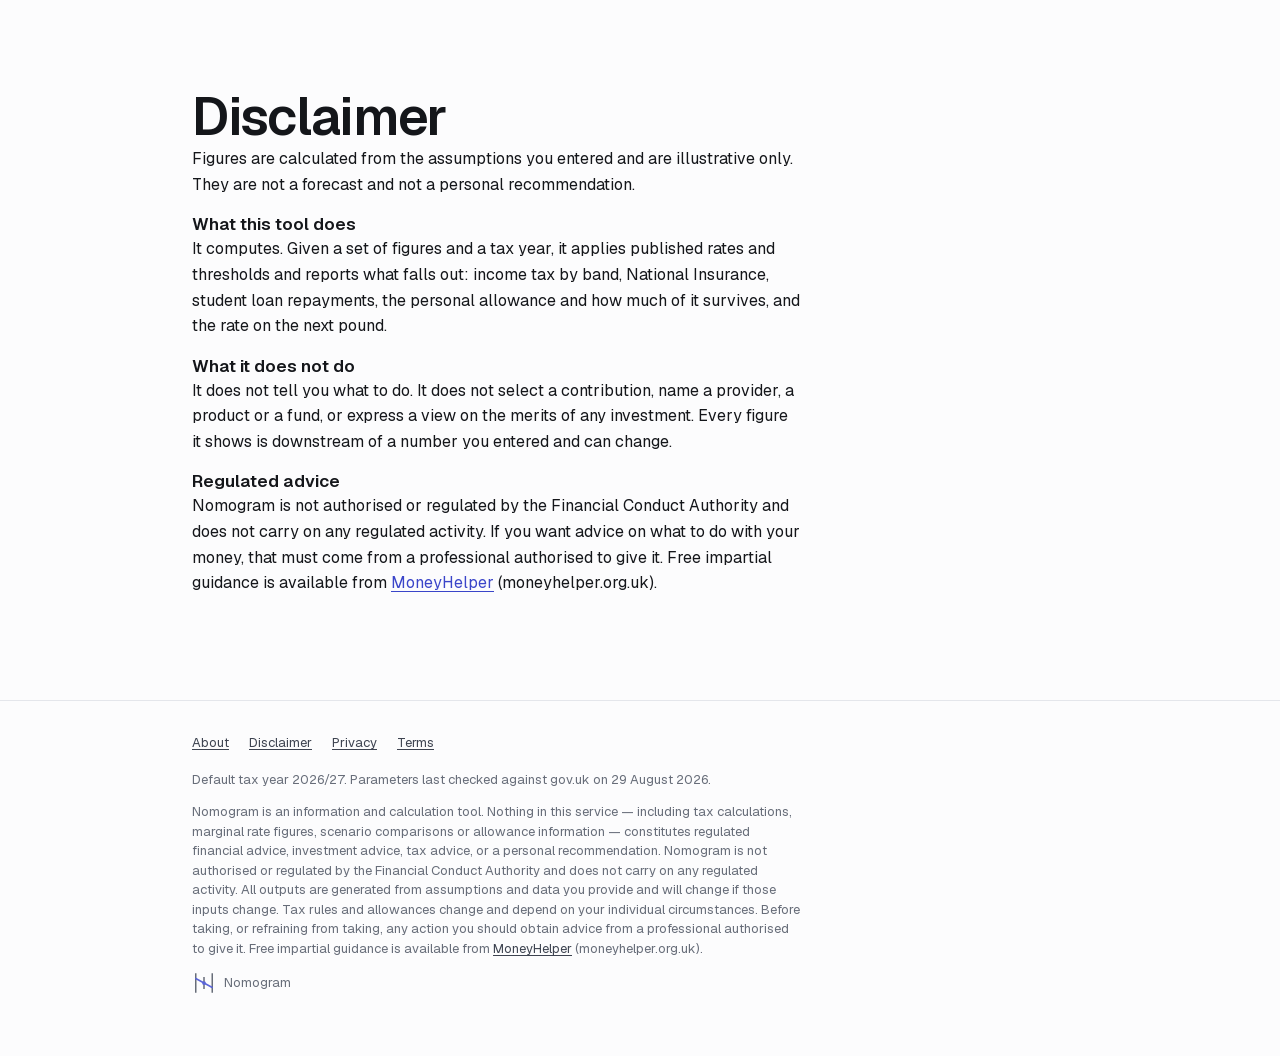
<file: disclaimer/index.html>
<!DOCTYPE html><!--h3QHPzlYA_Q6RnRgROIUD--><html lang="en-GB" class="__variable_8eaea4 __variable_8c25df" style="--font-display:var(--font-sans-loaded), ui-sans-serif, system-ui, sans-serif;--font-sans:var(--font-sans-loaded), ui-sans-serif, system-ui, sans-serif;--font-mono:var(--font-mono-loaded), ui-monospace, Menlo, monospace"><head><meta charSet="utf-8"/><meta name="viewport" content="width=device-width, initial-scale=1"/><link rel="preload" href="/_next/static/media/22a5144ee8d83bca-s.p.woff2" as="font" crossorigin="" type="font/woff2"/><link rel="preload" href="/_next/static/media/7d4881bb7e1bf84d-s.p.woff2" as="font" crossorigin="" type="font/woff2"/><link rel="stylesheet" href="/_next/static/css/2e6db07599fcc16e.css" data-precedence="next"/><link rel="preload" as="script" fetchPriority="low" href="/_next/static/chunks/webpack-195b369c034ba6aa.js"/><script src="/_next/static/chunks/c5c04770-f5ee545c45f72629.js" async=""></script><script src="/_next/static/chunks/489-721d8b015c2c4524.js" async=""></script><script src="/_next/static/chunks/main-app-4010323440d5b3e1.js" async=""></script><script src="/_next/static/chunks/103-1f6cc3c786203286.js" async=""></script><script src="/_next/static/chunks/app/layout-7a48837bea24d53b.js" async=""></script><meta name="next-size-adjust" content=""/><title>Disclaimer | Nomogram</title><meta name="description" content="What Nomogram is, what it is not, and where to get regulated advice."/><meta name="application-name" content="Nomogram"/><meta name="keywords" content="60% tax trap,£100k tax calculator,marginal tax rate calculator UK,personal allowance taper,salary sacrifice calculator,childcare cliff £100,000,Scottish income tax calculator"/><meta name="robots" content="index, follow"/><meta property="og:title" content="Nomogram — your financial position, priced daily"/><meta property="og:description" content="Holdings valued at each close, every UK tax rule that applies to you, and a projection to the year you stop. Free marginal rate calculator included."/><meta property="og:site_name" content="Nomogram"/><meta property="og:locale" content="en_GB"/><meta property="og:image:alt" content="The marginal rate on the next £1 of UK salary, from £0 to £160,000, with the band where the personal allowance is withdrawn picked out."/><meta property="og:image:type" content="image/png"/><meta property="og:image" content="https://nomogram.uk/opengraph-image?9626bb7cdd72bed1"/><meta property="og:image:width" content="1200"/><meta property="og:image:height" content="630"/><meta property="og:type" content="website"/><meta name="twitter:card" content="summary_large_image"/><meta name="twitter:title" content="Nomogram — your financial position, priced daily"/><meta name="twitter:description" content="Every holding priced, every rule applied, calculated on your device."/><meta name="twitter:image:alt" content="The marginal rate on the next £1 of UK salary, from £0 to £160,000, with the band where the personal allowance is withdrawn picked out."/><meta name="twitter:image:type" content="image/png"/><meta name="twitter:image" content="https://nomogram.uk/opengraph-image?9626bb7cdd72bed1"/><meta name="twitter:image:width" content="1200"/><meta name="twitter:image:height" content="630"/><link rel="icon" href="/icon.svg"/><script src="/_next/static/chunks/polyfills-42372ed130431b0a.js" noModule=""></script></head><body><div hidden=""><!--$--><!--/$--></div><a href="#calculator" class="skip-link">Skip to the calculator</a><main class="shell"><section class="section"><h1>Disclaimer</h1><p>Figures are calculated from the assumptions you entered and are illustrative only. They are not a forecast and not a personal recommendation.</p><h3>What this tool does</h3><p>It computes. Given a set of figures and a tax year, it applies published rates and thresholds and reports what falls out: income tax by band, National Insurance, student loan repayments, the personal allowance and how much of it survives, and the rate on the next pound.</p><h3>What it does not do</h3><p>It does not tell you what to do. It does not select a contribution, name a provider, a product or a fund, or express a view on the merits of any investment. Every figure it shows is downstream of a number you entered and can change.</p><h3>Regulated advice</h3><p>Nomogram is not authorised or regulated by the Financial Conduct Authority and does not carry on any regulated activity. If you want advice on what to do with your money, that must come from a professional authorised to give it. Free impartial guidance is available from<!-- --> <a href="https://www.moneyhelper.org.uk" rel="noreferrer">MoneyHelper</a> <!-- -->(moneyhelper.org.uk).</p></section></main><!--$--><!--/$--><footer class="footer"><div class="shell"><ul class="footer-links"><li><a href="/about/">About</a></li><li><a href="/disclaimer/">Disclaimer</a></li><li><a href="/privacy/">Privacy</a></li><li><a href="/terms/">Terms</a></li></ul><p class="disclaimer">Default tax year <!-- -->2026/27<!-- -->. Parameters last checked against gov.uk on <!-- -->29 August 2026<!-- -->.</p><p class="disclaimer">Nomogram is an information and calculation tool. Nothing in this service — including tax calculations, marginal rate figures, scenario comparisons or allowance information — constitutes regulated financial advice, investment advice, tax advice, or a personal recommendation. Nomogram is not authorised or regulated by the Financial Conduct Authority and does not carry on any regulated activity. All outputs are generated from assumptions and data you provide and will change if those inputs change. Tax rules and allowances change and depend on your individual circumstances. Before taking, or refraining from taking, any action you should obtain advice from a professional authorised to give it. Free impartial guidance is available from<!-- --> <a href="https://www.moneyhelper.org.uk" rel="noreferrer">MoneyHelper</a> <!-- -->(moneyhelper.org.uk).</p><p class="disclaimer" style="display:flex;align-items:center;gap:0.5rem"><svg width="24" height="24" viewBox="0 0 32 32" fill="none" role="presentation" aria-hidden="true"><line x1="5" y1="4" x2="5" y2="28" stroke="currentColor" stroke-width="2" stroke-linecap="square"></line><line x1="16" y1="9" x2="16" y2="23" stroke="currentColor" stroke-width="2" stroke-linecap="square"></line><line x1="27" y1="4" x2="27" y2="28" stroke="currentColor" stroke-width="2" stroke-linecap="square"></line><line x1="5" y1="10" x2="27" y2="22" stroke="var(--green-2)" stroke-width="2" stroke-linecap="round"></line><circle cx="16" cy="16" r="2.5" fill="var(--green-2)"></circle></svg> Nomogram</p></div></footer><script defer="" src="https://static.cloudflareinsights.com/beacon.min.js" data-cf-beacon="{&quot;token&quot;: &quot;4018852cebeb4f7da751a47dce820971&quot;}"></script><script src="/_next/static/chunks/webpack-195b369c034ba6aa.js" id="_R_" async=""></script><script>(self.__next_f=self.__next_f||[]).push([0])</script><script>self.__next_f.push([1,"1:\"$Sreact.fragment\"\n2:I[2138,[],\"\"]\n3:I[1016,[],\"\"]\n4:I[3103,[\"103\",\"static/chunks/103-1f6cc3c786203286.js\",\"177\",\"static/chunks/app/layout-7a48837bea24d53b.js\"],\"\"]\na:I[6850,[],\"\"]\n:HL[\"/_next/static/media/22a5144ee8d83bca-s.p.woff2\",\"font\",{\"crossOrigin\":\"\",\"type\":\"font/woff2\"}]\n:HL[\"/_next/static/media/7d4881bb7e1bf84d-s.p.woff2\",\"font\",{\"crossOrigin\":\"\",\"type\":\"font/woff2\"}]\n:HL[\"/_next/static/css/2e6db07599fcc16e.css\",\"style\"]\n"])</script><script>self.__next_f.push([1,"0:{\"P\":null,\"b\":\"h3QHPzlYA-Q6RnRgROIUD\",\"p\":\"\",\"c\":[\"\",\"disclaimer\",\"\"],\"i\":false,\"f\":[[[\"\",{\"children\":[\"disclaimer\",{\"children\":[\"__PAGE__\",{}]}]},\"$undefined\",\"$undefined\",true],[\"\",[\"$\",\"$1\",\"c\",{\"children\":[[[\"$\",\"link\",\"0\",{\"rel\":\"stylesheet\",\"href\":\"/_next/static/css/2e6db07599fcc16e.css\",\"precedence\":\"next\",\"crossOrigin\":\"$undefined\",\"nonce\":\"$undefined\"}]],[\"$\",\"html\",null,{\"lang\":\"en-GB\",\"className\":\"__variable_8eaea4 __variable_8c25df\",\"style\":{\"--font-display\":\"var(--font-sans-loaded), ui-sans-serif, system-ui, sans-serif\",\"--font-sans\":\"var(--font-sans-loaded), ui-sans-serif, system-ui, sans-serif\",\"--font-mono\":\"var(--font-mono-loaded), ui-monospace, Menlo, monospace\"},\"children\":[\"$\",\"body\",null,{\"children\":[[\"$\",\"a\",null,{\"href\":\"#calculator\",\"className\":\"skip-link\",\"children\":\"Skip to the calculator\"}],[\"$\",\"$L2\",null,{\"parallelRouterKey\":\"children\",\"error\":\"$undefined\",\"errorStyles\":\"$undefined\",\"errorScripts\":\"$undefined\",\"template\":[\"$\",\"$L3\",null,{}],\"templateStyles\":\"$undefined\",\"templateScripts\":\"$undefined\",\"notFound\":[[[\"$\",\"title\",null,{\"children\":\"404: This page could not be found.\"}],[\"$\",\"div\",null,{\"style\":{\"fontFamily\":\"system-ui,\\\"Segoe UI\\\",Roboto,Helvetica,Arial,sans-serif,\\\"Apple Color Emoji\\\",\\\"Segoe UI Emoji\\\"\",\"height\":\"100vh\",\"textAlign\":\"center\",\"display\":\"flex\",\"flexDirection\":\"column\",\"alignItems\":\"center\",\"justifyContent\":\"center\"},\"children\":[\"$\",\"div\",null,{\"children\":[[\"$\",\"style\",null,{\"dangerouslySetInnerHTML\":{\"__html\":\"body{color:#000;background:#fff;margin:0}.next-error-h1{border-right:1px solid rgba(0,0,0,.3)}@media (prefers-color-scheme:dark){body{color:#fff;background:#000}.next-error-h1{border-right:1px solid rgba(255,255,255,.3)}}\"}}],[\"$\",\"h1\",null,{\"className\":\"next-error-h1\",\"style\":{\"display\":\"inline-block\",\"margin\":\"0 20px 0 0\",\"padding\":\"0 23px 0 0\",\"fontSize\":24,\"fontWeight\":500,\"verticalAlign\":\"top\",\"lineHeight\":\"49px\"},\"children\":404}],[\"$\",\"div\",null,{\"style\":{\"display\":\"inline-block\"},\"children\":[\"$\",\"h2\",null,{\"style\":{\"fontSize\":14,\"fontWeight\":400,\"lineHeight\":\"49px\",\"margin\":0},\"children\":\"This page could not be found.\"}]}]]}]}]],[]],\"forbidden\":\"$undefined\",\"unauthorized\":\"$undefined\"}],[\"$\",\"footer\",null,{\"className\":\"footer\",\"children\":[\"$\",\"div\",null,{\"className\":\"shell\",\"children\":[[\"$\",\"ul\",null,{\"className\":\"footer-links\",\"children\":[[\"$\",\"li\",null,{\"children\":[\"$\",\"$L4\",null,{\"href\":\"/about/\",\"children\":\"About\"}]}],[\"$\",\"li\",null,{\"children\":[\"$\",\"$L4\",null,{\"href\":\"/disclaimer/\",\"children\":\"Disclaimer\"}]}],[\"$\",\"li\",null,{\"children\":[\"$\",\"$L4\",null,{\"href\":\"/privacy/\",\"children\":\"Privacy\"}]}],[\"$\",\"li\",null,{\"children\":[\"$\",\"$L4\",null,{\"href\":\"/terms/\",\"children\":\"Terms\"}]}]]}],[\"$\",\"p\",null,{\"className\":\"disclaimer\",\"children\":[\"Default tax year \",\"2026/27\",\". Parameters last checked against gov.uk on \",\"29 August 2026\",\".\"]}],[\"$\",\"p\",null,{\"className\":\"disclaimer\",\"children\":[\"Nomogram is an information and calculation tool. Nothing in this service — including tax calculations, marginal rate figures, scenario comparisons or allowance information — constitutes regulated financial advice, investment advice, tax advice, or a personal recommendation. Nomogram is not authorised or regulated by the Financial Conduct Authority and does not carry on any regulated activity. All outputs are generated from assumptions and data you provide and will change if those inputs change. Tax rules and allowances change and depend on your individual circumstances. Before taking, or refraining from taking, any action you should obtain advice from a professional authorised to give it. Free impartial guidance is available from\",\" \",[\"$\",\"a\",null,{\"href\":\"https://www.moneyhelper.org.uk\",\"rel\":\"noreferrer\",\"children\":\"MoneyHelper\"}],\" \",\"(moneyhelper.org.uk).\"]}],[\"$\",\"p\",null,{\"className\":\"disclaimer\",\"style\":{\"display\":\"flex\",\"alignItems\":\"center\",\"gap\":\"0.5rem\"},\"children\":[[\"$\",\"svg\",null,{\"width\":24,\"height\":24,\"viewBox\":\"0 0 32 32\",\"fill\":\"none\",\"role\":\"presentation\",\"aria-hidden\":true,\"aria-label\":\"$undefined\",\"children\":[[\"$\",\"line\",null,{\"x1\":\"5\",\"y1\":\"4\",\"x2\":\"5\",\"y2\":\"28\",\"stroke\":\"currentColor\",\"strokeWidth\":\"2\",\"strokeLinecap\":\"square\"}],[\"$\",\"line\",null,{\"x1\":\"16\",\"y1\":\"9\",\"x2\":\"16\",\"y2\":\"23\",\"stroke\":\"currentColor\",\"strokeWidth\":\"2\",\"strokeLinecap\":\"square\"}],[\"$\",\"line\",null,{\"x1\":\"27\",\"y1\":\"4\",\"x2\":\"27\",\"y2\":\"28\",\"stroke\":\"currentColor\",\"strokeWidth\":\"2\",\"strokeLinecap\":\"square\"}],[\"$\",\"line\",null,{\"x1\":\"5\",\"y1\":\"10\",\"x2\":\"27\",\"y2\":\"22\",\"stroke\":\"var(--green-2)\",\"strokeWidth\":\"2\",\"strokeLinecap\":\"round\"}],\"$L5\"]}],\" Nomogram\"]}]]}]}],\"$L6\"]}]}]]}],{\"children\":[\"disclaimer\",\"$L7\",{\"children\":[\"__PAGE__\",\"$L8\",{},null,false]},null,false]},null,false],\"$L9\",false]],\"m\":\"$undefined\",\"G\":[\"$a\",[]],\"s\":false,\"S\":true}\n"])</script><script>self.__next_f.push([1,"b:I[1123,[],\"OutletBoundary\"]\nd:I[6946,[],\"AsyncMetadataOutlet\"]\nf:I[1123,[],\"ViewportBoundary\"]\n11:I[1123,[],\"MetadataBoundary\"]\n12:\"$Sreact.suspense\"\n5:[\"$\",\"circle\",null,{\"cx\":\"16\",\"cy\":\"16\",\"r\":\"2.5\",\"fill\":\"var(--green-2)\"}]\n6:[\"$\",\"script\",null,{\"defer\":true,\"src\":\"https://static.cloudflareinsights.com/beacon.min.js\",\"data-cf-beacon\":\"{\\\"token\\\": \\\"4018852cebeb4f7da751a47dce820971\\\"}\"}]\n7:[\"$\",\"$1\",\"c\",{\"children\":[null,[\"$\",\"$L2\",null,{\"parallelRouterKey\":\"children\",\"error\":\"$undefined\",\"errorStyles\":\"$undefined\",\"errorScripts\":\"$undefined\",\"template\":[\"$\",\"$L3\",null,{}],\"templateStyles\":\"$undefined\",\"templateScripts\":\"$undefined\",\"notFound\":\"$undefined\",\"forbidden\":\"$undefined\",\"unauthorized\":\"$undefined\"}]]}]\n"])</script><script>self.__next_f.push([1,"8:[\"$\",\"$1\",\"c\",{\"children\":[[\"$\",\"main\",null,{\"className\":\"shell\",\"children\":[\"$\",\"section\",null,{\"className\":\"section\",\"children\":[[\"$\",\"h1\",null,{\"children\":\"Disclaimer\"}],[\"$\",\"p\",null,{\"children\":\"Figures are calculated from the assumptions you entered and are illustrative only. They are not a forecast and not a personal recommendation.\"}],[\"$\",\"h3\",null,{\"children\":\"What this tool does\"}],[\"$\",\"p\",null,{\"children\":\"It computes. Given a set of figures and a tax year, it applies published rates and thresholds and reports what falls out: income tax by band, National Insurance, student loan repayments, the personal allowance and how much of it survives, and the rate on the next pound.\"}],[\"$\",\"h3\",null,{\"children\":\"What it does not do\"}],[\"$\",\"p\",null,{\"children\":\"It does not tell you what to do. It does not select a contribution, name a provider, a product or a fund, or express a view on the merits of any investment. Every figure it shows is downstream of a number you entered and can change.\"}],[\"$\",\"h3\",null,{\"children\":\"Regulated advice\"}],[\"$\",\"p\",null,{\"children\":[\"Nomogram is not authorised or regulated by the Financial Conduct Authority and does not carry on any regulated activity. If you want advice on what to do with your money, that must come from a professional authorised to give it. Free impartial guidance is available from\",\" \",[\"$\",\"a\",null,{\"href\":\"https://www.moneyhelper.org.uk\",\"rel\":\"noreferrer\",\"children\":\"MoneyHelper\"}],\" \",\"(moneyhelper.org.uk).\"]}]]}]}],null,[\"$\",\"$Lb\",null,{\"children\":[\"$Lc\",[\"$\",\"$Ld\",null,{\"promise\":\"$@e\"}]]}]]}]\n"])</script><script>self.__next_f.push([1,"9:[\"$\",\"$1\",\"h\",{\"children\":[null,[[\"$\",\"$Lf\",null,{\"children\":\"$L10\"}],[\"$\",\"meta\",null,{\"name\":\"next-size-adjust\",\"content\":\"\"}]],[\"$\",\"$L11\",null,{\"children\":[\"$\",\"div\",null,{\"hidden\":true,\"children\":[\"$\",\"$12\",null,{\"fallback\":null,\"children\":\"$L13\"}]}]}]]}]\n"])</script><script>self.__next_f.push([1,"10:[[\"$\",\"meta\",\"0\",{\"charSet\":\"utf-8\"}],[\"$\",\"meta\",\"1\",{\"name\":\"viewport\",\"content\":\"width=device-width, initial-scale=1\"}]]\nc:null\n"])</script><script>self.__next_f.push([1,"14:I[3338,[],\"IconMark\"]\n"])</script><script>self.__next_f.push([1,"e:{\"metadata\":[[\"$\",\"title\",\"0\",{\"children\":\"Disclaimer | Nomogram\"}],[\"$\",\"meta\",\"1\",{\"name\":\"description\",\"content\":\"What Nomogram is, what it is not, and where to get regulated advice.\"}],[\"$\",\"meta\",\"2\",{\"name\":\"application-name\",\"content\":\"Nomogram\"}],[\"$\",\"meta\",\"3\",{\"name\":\"keywords\",\"content\":\"60% tax trap,£100k tax calculator,marginal tax rate calculator UK,personal allowance taper,salary sacrifice calculator,childcare cliff £100,000,Scottish income tax calculator\"}],[\"$\",\"meta\",\"4\",{\"name\":\"robots\",\"content\":\"index, follow\"}],[\"$\",\"meta\",\"5\",{\"property\":\"og:title\",\"content\":\"Nomogram — your financial position, priced daily\"}],[\"$\",\"meta\",\"6\",{\"property\":\"og:description\",\"content\":\"Holdings valued at each close, every UK tax rule that applies to you, and a projection to the year you stop. Free marginal rate calculator included.\"}],[\"$\",\"meta\",\"7\",{\"property\":\"og:site_name\",\"content\":\"Nomogram\"}],[\"$\",\"meta\",\"8\",{\"property\":\"og:locale\",\"content\":\"en_GB\"}],[\"$\",\"meta\",\"9\",{\"property\":\"og:image:alt\",\"content\":\"The marginal rate on the next £1 of UK salary, from £0 to £160,000, with the band where the personal allowance is withdrawn picked out.\"}],[\"$\",\"meta\",\"10\",{\"property\":\"og:image:type\",\"content\":\"image/png\"}],[\"$\",\"meta\",\"11\",{\"property\":\"og:image\",\"content\":\"https://nomogram.uk/opengraph-image?9626bb7cdd72bed1\"}],[\"$\",\"meta\",\"12\",{\"property\":\"og:image:width\",\"content\":\"1200\"}],[\"$\",\"meta\",\"13\",{\"property\":\"og:image:height\",\"content\":\"630\"}],[\"$\",\"meta\",\"14\",{\"property\":\"og:type\",\"content\":\"website\"}],[\"$\",\"meta\",\"15\",{\"name\":\"twitter:card\",\"content\":\"summary_large_image\"}],[\"$\",\"meta\",\"16\",{\"name\":\"twitter:title\",\"content\":\"Nomogram — your financial position, priced daily\"}],[\"$\",\"meta\",\"17\",{\"name\":\"twitter:description\",\"content\":\"Every holding priced, every rule applied, calculated on your device.\"}],[\"$\",\"meta\",\"18\",{\"name\":\"twitter:image:alt\",\"content\":\"The marginal rate on the next £1 of UK salary, from £0 to £160,000, with the band where the personal allowance is withdrawn picked out.\"}],[\"$\",\"meta\",\"19\",{\"name\":\"twitter:image:type\",\"content\":\"image/png\"}],[\"$\",\"meta\",\"20\",{\"name\":\"twitter:image\",\"content\":\"https://nomogram.uk/opengraph-image?9626bb7cdd72bed1\"}],[\"$\",\"meta\",\"21\",{\"name\":\"twitter:image:width\",\"content\":\"1200\"}],[\"$\",\"meta\",\"22\",{\"name\":\"twitter:image:height\",\"content\":\"630\"}],[\"$\",\"link\",\"23\",{\"rel\":\"icon\",\"href\":\"/icon.svg\"}],[\"$\",\"$L14\",\"24\",{}]],\"error\":null,\"digest\":\"$undefined\"}\n"])</script><script>self.__next_f.push([1,"13:\"$e:metadata\"\n"])</script></body></html>
</file>
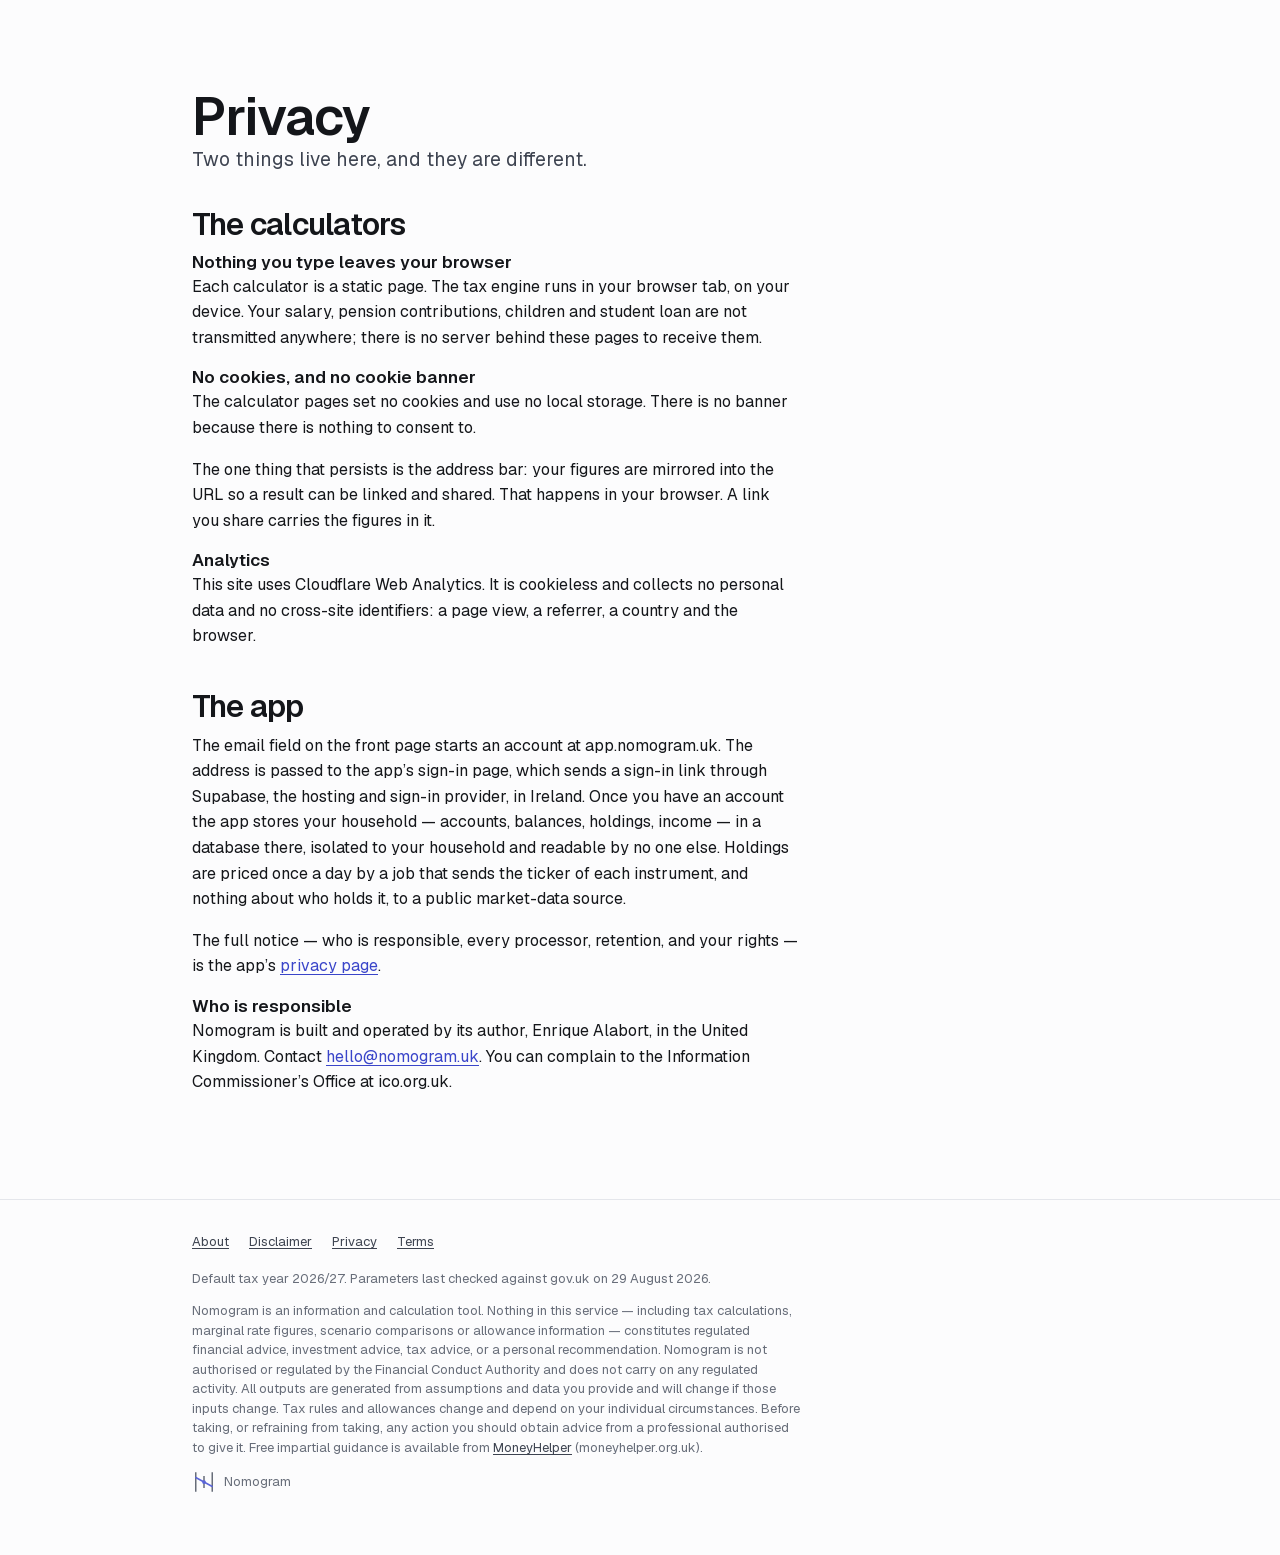
<file: privacy/index.html>
<!DOCTYPE html><!--h3QHPzlYA_Q6RnRgROIUD--><html lang="en-GB" class="__variable_8eaea4 __variable_8c25df" style="--font-display:var(--font-sans-loaded), ui-sans-serif, system-ui, sans-serif;--font-sans:var(--font-sans-loaded), ui-sans-serif, system-ui, sans-serif;--font-mono:var(--font-mono-loaded), ui-monospace, Menlo, monospace"><head><meta charSet="utf-8"/><meta name="viewport" content="width=device-width, initial-scale=1"/><link rel="preload" href="/_next/static/media/22a5144ee8d83bca-s.p.woff2" as="font" crossorigin="" type="font/woff2"/><link rel="preload" href="/_next/static/media/7d4881bb7e1bf84d-s.p.woff2" as="font" crossorigin="" type="font/woff2"/><link rel="stylesheet" href="/_next/static/css/2e6db07599fcc16e.css" data-precedence="next"/><link rel="preload" as="script" fetchPriority="low" href="/_next/static/chunks/webpack-195b369c034ba6aa.js"/><script src="/_next/static/chunks/c5c04770-f5ee545c45f72629.js" async=""></script><script src="/_next/static/chunks/489-721d8b015c2c4524.js" async=""></script><script src="/_next/static/chunks/main-app-4010323440d5b3e1.js" async=""></script><script src="/_next/static/chunks/103-1f6cc3c786203286.js" async=""></script><script src="/_next/static/chunks/app/layout-7a48837bea24d53b.js" async=""></script><meta name="next-size-adjust" content=""/><title>Privacy | Nomogram</title><meta name="description" content="The calculators run in your browser and store nothing. The app stores your household in a database in Ireland; this page says exactly what, and the app’s own notice says the rest."/><meta name="application-name" content="Nomogram"/><meta name="keywords" content="60% tax trap,£100k tax calculator,marginal tax rate calculator UK,personal allowance taper,salary sacrifice calculator,childcare cliff £100,000,Scottish income tax calculator"/><meta name="robots" content="index, follow"/><meta property="og:title" content="Nomogram — your financial position, priced daily"/><meta property="og:description" content="Holdings valued at each close, every UK tax rule that applies to you, and a projection to the year you stop. Free marginal rate calculator included."/><meta property="og:site_name" content="Nomogram"/><meta property="og:locale" content="en_GB"/><meta property="og:image:alt" content="The marginal rate on the next £1 of UK salary, from £0 to £160,000, with the band where the personal allowance is withdrawn picked out."/><meta property="og:image:type" content="image/png"/><meta property="og:image" content="https://nomogram.uk/opengraph-image?9626bb7cdd72bed1"/><meta property="og:image:width" content="1200"/><meta property="og:image:height" content="630"/><meta property="og:type" content="website"/><meta name="twitter:card" content="summary_large_image"/><meta name="twitter:title" content="Nomogram — your financial position, priced daily"/><meta name="twitter:description" content="Every holding priced, every rule applied, calculated on your device."/><meta name="twitter:image:alt" content="The marginal rate on the next £1 of UK salary, from £0 to £160,000, with the band where the personal allowance is withdrawn picked out."/><meta name="twitter:image:type" content="image/png"/><meta name="twitter:image" content="https://nomogram.uk/opengraph-image?9626bb7cdd72bed1"/><meta name="twitter:image:width" content="1200"/><meta name="twitter:image:height" content="630"/><link rel="icon" href="/icon.svg"/><script src="/_next/static/chunks/polyfills-42372ed130431b0a.js" noModule=""></script></head><body><div hidden=""><!--$--><!--/$--></div><a href="#calculator" class="skip-link">Skip to the calculator</a><main class="shell"><section class="section"><h1>Privacy</h1><p class="lede">Two things live here, and they are different.</p><h2 style="margin-top:2rem">The calculators</h2><h3>Nothing you type leaves your browser</h3><p>Each calculator is a static page. The tax engine runs in your browser tab, on your device. Your salary, pension contributions, children and student loan are not transmitted anywhere; there is no server behind these pages to receive them.</p><h3>No cookies, and no cookie banner</h3><p>The calculator pages set no cookies and use no local storage. There is no banner because there is nothing to consent to.</p><p>The one thing that persists is the address bar: your figures are mirrored into the URL so a result can be linked and shared. That happens in your browser. A link you share carries the figures in it.</p><h3>Analytics</h3><p>This site uses Cloudflare Web Analytics. It is cookieless and collects no personal data and no cross-site identifiers: a page view, a referrer, a country and the browser.</p><h2 style="margin-top:2.5rem">The app</h2><p>The email field on the front page starts an account at app.nomogram.uk. The address is passed to the app’s sign-in page, which sends a sign-in link through Supabase, the hosting and sign-in provider, in Ireland. Once you have an account the app stores your household — accounts, balances, holdings, income — in a database there, isolated to your household and readable by no one else. Holdings are priced once a day by a job that sends the ticker of each instrument, and nothing about who holds it, to a public market-data source.</p><p>The full notice — who is responsible, every processor, retention, and your rights — is the app’s<!-- --> <a href="https://app.nomogram.uk/privacy/">privacy page</a>.</p><h3>Who is responsible</h3><p>Nomogram is built and operated by its author, Enrique Alabort, in the United Kingdom. Contact<!-- --> <a href="mailto:hello@nomogram.uk">hello@nomogram.uk</a>. You can complain to the Information Commissioner’s Office at ico.org.uk.</p></section></main><!--$--><!--/$--><footer class="footer"><div class="shell"><ul class="footer-links"><li><a href="/about/">About</a></li><li><a href="/disclaimer/">Disclaimer</a></li><li><a href="/privacy/">Privacy</a></li><li><a href="/terms/">Terms</a></li></ul><p class="disclaimer">Default tax year <!-- -->2026/27<!-- -->. Parameters last checked against gov.uk on <!-- -->29 August 2026<!-- -->.</p><p class="disclaimer">Nomogram is an information and calculation tool. Nothing in this service — including tax calculations, marginal rate figures, scenario comparisons or allowance information — constitutes regulated financial advice, investment advice, tax advice, or a personal recommendation. Nomogram is not authorised or regulated by the Financial Conduct Authority and does not carry on any regulated activity. All outputs are generated from assumptions and data you provide and will change if those inputs change. Tax rules and allowances change and depend on your individual circumstances. Before taking, or refraining from taking, any action you should obtain advice from a professional authorised to give it. Free impartial guidance is available from<!-- --> <a href="https://www.moneyhelper.org.uk" rel="noreferrer">MoneyHelper</a> <!-- -->(moneyhelper.org.uk).</p><p class="disclaimer" style="display:flex;align-items:center;gap:0.5rem"><svg width="24" height="24" viewBox="0 0 32 32" fill="none" role="presentation" aria-hidden="true"><line x1="5" y1="4" x2="5" y2="28" stroke="currentColor" stroke-width="2" stroke-linecap="square"></line><line x1="16" y1="9" x2="16" y2="23" stroke="currentColor" stroke-width="2" stroke-linecap="square"></line><line x1="27" y1="4" x2="27" y2="28" stroke="currentColor" stroke-width="2" stroke-linecap="square"></line><line x1="5" y1="10" x2="27" y2="22" stroke="var(--green-2)" stroke-width="2" stroke-linecap="round"></line><circle cx="16" cy="16" r="2.5" fill="var(--green-2)"></circle></svg> Nomogram</p></div></footer><script defer="" src="https://static.cloudflareinsights.com/beacon.min.js" data-cf-beacon="{&quot;token&quot;: &quot;4018852cebeb4f7da751a47dce820971&quot;}"></script><script src="/_next/static/chunks/webpack-195b369c034ba6aa.js" id="_R_" async=""></script><script>(self.__next_f=self.__next_f||[]).push([0])</script><script>self.__next_f.push([1,"1:\"$Sreact.fragment\"\n2:I[2138,[],\"\"]\n3:I[1016,[],\"\"]\n4:I[3103,[\"103\",\"static/chunks/103-1f6cc3c786203286.js\",\"177\",\"static/chunks/app/layout-7a48837bea24d53b.js\"],\"\"]\na:I[6850,[],\"\"]\n:HL[\"/_next/static/media/22a5144ee8d83bca-s.p.woff2\",\"font\",{\"crossOrigin\":\"\",\"type\":\"font/woff2\"}]\n:HL[\"/_next/static/media/7d4881bb7e1bf84d-s.p.woff2\",\"font\",{\"crossOrigin\":\"\",\"type\":\"font/woff2\"}]\n:HL[\"/_next/static/css/2e6db07599fcc16e.css\",\"style\"]\n"])</script><script>self.__next_f.push([1,"0:{\"P\":null,\"b\":\"h3QHPzlYA-Q6RnRgROIUD\",\"p\":\"\",\"c\":[\"\",\"privacy\",\"\"],\"i\":false,\"f\":[[[\"\",{\"children\":[\"privacy\",{\"children\":[\"__PAGE__\",{}]}]},\"$undefined\",\"$undefined\",true],[\"\",[\"$\",\"$1\",\"c\",{\"children\":[[[\"$\",\"link\",\"0\",{\"rel\":\"stylesheet\",\"href\":\"/_next/static/css/2e6db07599fcc16e.css\",\"precedence\":\"next\",\"crossOrigin\":\"$undefined\",\"nonce\":\"$undefined\"}]],[\"$\",\"html\",null,{\"lang\":\"en-GB\",\"className\":\"__variable_8eaea4 __variable_8c25df\",\"style\":{\"--font-display\":\"var(--font-sans-loaded), ui-sans-serif, system-ui, sans-serif\",\"--font-sans\":\"var(--font-sans-loaded), ui-sans-serif, system-ui, sans-serif\",\"--font-mono\":\"var(--font-mono-loaded), ui-monospace, Menlo, monospace\"},\"children\":[\"$\",\"body\",null,{\"children\":[[\"$\",\"a\",null,{\"href\":\"#calculator\",\"className\":\"skip-link\",\"children\":\"Skip to the calculator\"}],[\"$\",\"$L2\",null,{\"parallelRouterKey\":\"children\",\"error\":\"$undefined\",\"errorStyles\":\"$undefined\",\"errorScripts\":\"$undefined\",\"template\":[\"$\",\"$L3\",null,{}],\"templateStyles\":\"$undefined\",\"templateScripts\":\"$undefined\",\"notFound\":[[[\"$\",\"title\",null,{\"children\":\"404: This page could not be found.\"}],[\"$\",\"div\",null,{\"style\":{\"fontFamily\":\"system-ui,\\\"Segoe UI\\\",Roboto,Helvetica,Arial,sans-serif,\\\"Apple Color Emoji\\\",\\\"Segoe UI Emoji\\\"\",\"height\":\"100vh\",\"textAlign\":\"center\",\"display\":\"flex\",\"flexDirection\":\"column\",\"alignItems\":\"center\",\"justifyContent\":\"center\"},\"children\":[\"$\",\"div\",null,{\"children\":[[\"$\",\"style\",null,{\"dangerouslySetInnerHTML\":{\"__html\":\"body{color:#000;background:#fff;margin:0}.next-error-h1{border-right:1px solid rgba(0,0,0,.3)}@media (prefers-color-scheme:dark){body{color:#fff;background:#000}.next-error-h1{border-right:1px solid rgba(255,255,255,.3)}}\"}}],[\"$\",\"h1\",null,{\"className\":\"next-error-h1\",\"style\":{\"display\":\"inline-block\",\"margin\":\"0 20px 0 0\",\"padding\":\"0 23px 0 0\",\"fontSize\":24,\"fontWeight\":500,\"verticalAlign\":\"top\",\"lineHeight\":\"49px\"},\"children\":404}],[\"$\",\"div\",null,{\"style\":{\"display\":\"inline-block\"},\"children\":[\"$\",\"h2\",null,{\"style\":{\"fontSize\":14,\"fontWeight\":400,\"lineHeight\":\"49px\",\"margin\":0},\"children\":\"This page could not be found.\"}]}]]}]}]],[]],\"forbidden\":\"$undefined\",\"unauthorized\":\"$undefined\"}],[\"$\",\"footer\",null,{\"className\":\"footer\",\"children\":[\"$\",\"div\",null,{\"className\":\"shell\",\"children\":[[\"$\",\"ul\",null,{\"className\":\"footer-links\",\"children\":[[\"$\",\"li\",null,{\"children\":[\"$\",\"$L4\",null,{\"href\":\"/about/\",\"children\":\"About\"}]}],[\"$\",\"li\",null,{\"children\":[\"$\",\"$L4\",null,{\"href\":\"/disclaimer/\",\"children\":\"Disclaimer\"}]}],[\"$\",\"li\",null,{\"children\":[\"$\",\"$L4\",null,{\"href\":\"/privacy/\",\"children\":\"Privacy\"}]}],[\"$\",\"li\",null,{\"children\":[\"$\",\"$L4\",null,{\"href\":\"/terms/\",\"children\":\"Terms\"}]}]]}],[\"$\",\"p\",null,{\"className\":\"disclaimer\",\"children\":[\"Default tax year \",\"2026/27\",\". Parameters last checked against gov.uk on \",\"29 August 2026\",\".\"]}],[\"$\",\"p\",null,{\"className\":\"disclaimer\",\"children\":[\"Nomogram is an information and calculation tool. Nothing in this service — including tax calculations, marginal rate figures, scenario comparisons or allowance information — constitutes regulated financial advice, investment advice, tax advice, or a personal recommendation. Nomogram is not authorised or regulated by the Financial Conduct Authority and does not carry on any regulated activity. All outputs are generated from assumptions and data you provide and will change if those inputs change. Tax rules and allowances change and depend on your individual circumstances. Before taking, or refraining from taking, any action you should obtain advice from a professional authorised to give it. Free impartial guidance is available from\",\" \",[\"$\",\"a\",null,{\"href\":\"https://www.moneyhelper.org.uk\",\"rel\":\"noreferrer\",\"children\":\"MoneyHelper\"}],\" \",\"(moneyhelper.org.uk).\"]}],[\"$\",\"p\",null,{\"className\":\"disclaimer\",\"style\":{\"display\":\"flex\",\"alignItems\":\"center\",\"gap\":\"0.5rem\"},\"children\":[[\"$\",\"svg\",null,{\"width\":24,\"height\":24,\"viewBox\":\"0 0 32 32\",\"fill\":\"none\",\"role\":\"presentation\",\"aria-hidden\":true,\"aria-label\":\"$undefined\",\"children\":[[\"$\",\"line\",null,{\"x1\":\"5\",\"y1\":\"4\",\"x2\":\"5\",\"y2\":\"28\",\"stroke\":\"currentColor\",\"strokeWidth\":\"2\",\"strokeLinecap\":\"square\"}],[\"$\",\"line\",null,{\"x1\":\"16\",\"y1\":\"9\",\"x2\":\"16\",\"y2\":\"23\",\"stroke\":\"currentColor\",\"strokeWidth\":\"2\",\"strokeLinecap\":\"square\"}],[\"$\",\"line\",null,{\"x1\":\"27\",\"y1\":\"4\",\"x2\":\"27\",\"y2\":\"28\",\"stroke\":\"currentColor\",\"strokeWidth\":\"2\",\"strokeLinecap\":\"square\"}],[\"$\",\"line\",null,{\"x1\":\"5\",\"y1\":\"10\",\"x2\":\"27\",\"y2\":\"22\",\"stroke\":\"var(--green-2)\",\"strokeWidth\":\"2\",\"strokeLinecap\":\"round\"}],\"$L5\"]}],\" Nomogram\"]}]]}]}],\"$L6\"]}]}]]}],{\"children\":[\"privacy\",\"$L7\",{\"children\":[\"__PAGE__\",\"$L8\",{},null,false]},null,false]},null,false],\"$L9\",false]],\"m\":\"$undefined\",\"G\":[\"$a\",[]],\"s\":false,\"S\":true}\n"])</script><script>self.__next_f.push([1,"b:I[1123,[],\"OutletBoundary\"]\nd:I[6946,[],\"AsyncMetadataOutlet\"]\nf:I[1123,[],\"ViewportBoundary\"]\n11:I[1123,[],\"MetadataBoundary\"]\n12:\"$Sreact.suspense\"\n5:[\"$\",\"circle\",null,{\"cx\":\"16\",\"cy\":\"16\",\"r\":\"2.5\",\"fill\":\"var(--green-2)\"}]\n6:[\"$\",\"script\",null,{\"defer\":true,\"src\":\"https://static.cloudflareinsights.com/beacon.min.js\",\"data-cf-beacon\":\"{\\\"token\\\": \\\"4018852cebeb4f7da751a47dce820971\\\"}\"}]\n7:[\"$\",\"$1\",\"c\",{\"children\":[null,[\"$\",\"$L2\",null,{\"parallelRouterKey\":\"children\",\"error\":\"$undefined\",\"errorStyles\":\"$undefined\",\"errorScripts\":\"$undefined\",\"template\":[\"$\",\"$L3\",null,{}],\"templateStyles\":\"$undefined\",\"templateScripts\":\"$undefined\",\"notFound\":\"$undefined\",\"forbidden\":\"$undefined\",\"unauthorized\":\"$undefined\"}]]}]\n"])</script><script>self.__next_f.push([1,"8:[\"$\",\"$1\",\"c\",{\"children\":[[\"$\",\"main\",null,{\"className\":\"shell\",\"children\":[\"$\",\"section\",null,{\"className\":\"section\",\"children\":[[\"$\",\"h1\",null,{\"children\":\"Privacy\"}],[\"$\",\"p\",null,{\"className\":\"lede\",\"children\":\"Two things live here, and they are different.\"}],[\"$\",\"h2\",null,{\"style\":{\"marginTop\":\"2rem\"},\"children\":\"The calculators\"}],[\"$\",\"h3\",null,{\"children\":\"Nothing you type leaves your browser\"}],[\"$\",\"p\",null,{\"children\":\"Each calculator is a static page. The tax engine runs in your browser tab, on your device. Your salary, pension contributions, children and student loan are not transmitted anywhere; there is no server behind these pages to receive them.\"}],[\"$\",\"h3\",null,{\"children\":\"No cookies, and no cookie banner\"}],[\"$\",\"p\",null,{\"children\":\"The calculator pages set no cookies and use no local storage. There is no banner because there is nothing to consent to.\"}],[\"$\",\"p\",null,{\"children\":\"The one thing that persists is the address bar: your figures are mirrored into the URL so a result can be linked and shared. That happens in your browser. A link you share carries the figures in it.\"}],[\"$\",\"h3\",null,{\"children\":\"Analytics\"}],[\"$\",\"p\",null,{\"children\":\"This site uses Cloudflare Web Analytics. It is cookieless and collects no personal data and no cross-site identifiers: a page view, a referrer, a country and the browser.\"}],[\"$\",\"h2\",null,{\"style\":{\"marginTop\":\"2.5rem\"},\"children\":\"The app\"}],[\"$\",\"p\",null,{\"children\":\"The email field on the front page starts an account at app.nomogram.uk. The address is passed to the app’s sign-in page, which sends a sign-in link through Supabase, the hosting and sign-in provider, in Ireland. Once you have an account the app stores your household — accounts, balances, holdings, income — in a database there, isolated to your household and readable by no one else. Holdings are priced once a day by a job that sends the ticker of each instrument, and nothing about who holds it, to a public market-data source.\"}],[\"$\",\"p\",null,{\"children\":[\"The full notice — who is responsible, every processor, retention, and your rights — is the app’s\",\" \",[\"$\",\"a\",null,{\"href\":\"https://app.nomogram.uk/privacy/\",\"children\":\"privacy page\"}],\".\"]}],[\"$\",\"h3\",null,{\"children\":\"Who is responsible\"}],[\"$\",\"p\",null,{\"children\":[\"Nomogram is built and operated by its author, Enrique Alabort, in the United Kingdom. Contact\",\" \",[\"$\",\"a\",null,{\"href\":\"mailto:hello@nomogram.uk\",\"children\":\"hello@nomogram.uk\"}],\". You can complain to the Information Commissioner’s Office at ico.org.uk.\"]}]]}]}],null,[\"$\",\"$Lb\",null,{\"children\":[\"$Lc\",[\"$\",\"$Ld\",null,{\"promise\":\"$@e\"}]]}]]}]\n"])</script><script>self.__next_f.push([1,"9:[\"$\",\"$1\",\"h\",{\"children\":[null,[[\"$\",\"$Lf\",null,{\"children\":\"$L10\"}],[\"$\",\"meta\",null,{\"name\":\"next-size-adjust\",\"content\":\"\"}]],[\"$\",\"$L11\",null,{\"children\":[\"$\",\"div\",null,{\"hidden\":true,\"children\":[\"$\",\"$12\",null,{\"fallback\":null,\"children\":\"$L13\"}]}]}]]}]\n"])</script><script>self.__next_f.push([1,"10:[[\"$\",\"meta\",\"0\",{\"charSet\":\"utf-8\"}],[\"$\",\"meta\",\"1\",{\"name\":\"viewport\",\"content\":\"width=device-width, initial-scale=1\"}]]\nc:null\n"])</script><script>self.__next_f.push([1,"14:I[3338,[],\"IconMark\"]\n"])</script><script>self.__next_f.push([1,"e:{\"metadata\":[[\"$\",\"title\",\"0\",{\"children\":\"Privacy | Nomogram\"}],[\"$\",\"meta\",\"1\",{\"name\":\"description\",\"content\":\"The calculators run in your browser and store nothing. The app stores your household in a database in Ireland; this page says exactly what, and the app’s own notice says the rest.\"}],[\"$\",\"meta\",\"2\",{\"name\":\"application-name\",\"content\":\"Nomogram\"}],[\"$\",\"meta\",\"3\",{\"name\":\"keywords\",\"content\":\"60% tax trap,£100k tax calculator,marginal tax rate calculator UK,personal allowance taper,salary sacrifice calculator,childcare cliff £100,000,Scottish income tax calculator\"}],[\"$\",\"meta\",\"4\",{\"name\":\"robots\",\"content\":\"index, follow\"}],[\"$\",\"meta\",\"5\",{\"property\":\"og:title\",\"content\":\"Nomogram — your financial position, priced daily\"}],[\"$\",\"meta\",\"6\",{\"property\":\"og:description\",\"content\":\"Holdings valued at each close, every UK tax rule that applies to you, and a projection to the year you stop. Free marginal rate calculator included.\"}],[\"$\",\"meta\",\"7\",{\"property\":\"og:site_name\",\"content\":\"Nomogram\"}],[\"$\",\"meta\",\"8\",{\"property\":\"og:locale\",\"content\":\"en_GB\"}],[\"$\",\"meta\",\"9\",{\"property\":\"og:image:alt\",\"content\":\"The marginal rate on the next £1 of UK salary, from £0 to £160,000, with the band where the personal allowance is withdrawn picked out.\"}],[\"$\",\"meta\",\"10\",{\"property\":\"og:image:type\",\"content\":\"image/png\"}],[\"$\",\"meta\",\"11\",{\"property\":\"og:image\",\"content\":\"https://nomogram.uk/opengraph-image?9626bb7cdd72bed1\"}],[\"$\",\"meta\",\"12\",{\"property\":\"og:image:width\",\"content\":\"1200\"}],[\"$\",\"meta\",\"13\",{\"property\":\"og:image:height\",\"content\":\"630\"}],[\"$\",\"meta\",\"14\",{\"property\":\"og:type\",\"content\":\"website\"}],[\"$\",\"meta\",\"15\",{\"name\":\"twitter:card\",\"content\":\"summary_large_image\"}],[\"$\",\"meta\",\"16\",{\"name\":\"twitter:title\",\"content\":\"Nomogram — your financial position, priced daily\"}],[\"$\",\"meta\",\"17\",{\"name\":\"twitter:description\",\"content\":\"Every holding priced, every rule applied, calculated on your device.\"}],[\"$\",\"meta\",\"18\",{\"name\":\"twitter:image:alt\",\"content\":\"The marginal rate on the next £1 of UK salary, from £0 to £160,000, with the band where the personal allowance is withdrawn picked out.\"}],[\"$\",\"meta\",\"19\",{\"name\":\"twitter:image:type\",\"content\":\"image/png\"}],[\"$\",\"meta\",\"20\",{\"name\":\"twitter:image\",\"content\":\"https://nomogram.uk/opengraph-image?9626bb7cdd72bed1\"}],[\"$\",\"meta\",\"21\",{\"name\":\"twitter:image:width\",\"content\":\"1200\"}],[\"$\",\"meta\",\"22\",{\"name\":\"twitter:image:height\",\"content\":\"630\"}],[\"$\",\"link\",\"23\",{\"rel\":\"icon\",\"href\":\"/icon.svg\"}],[\"$\",\"$L14\",\"24\",{}]],\"error\":null,\"digest\":\"$undefined\"}\n"])</script><script>self.__next_f.push([1,"13:\"$e:metadata\"\n"])</script></body></html>
</file>
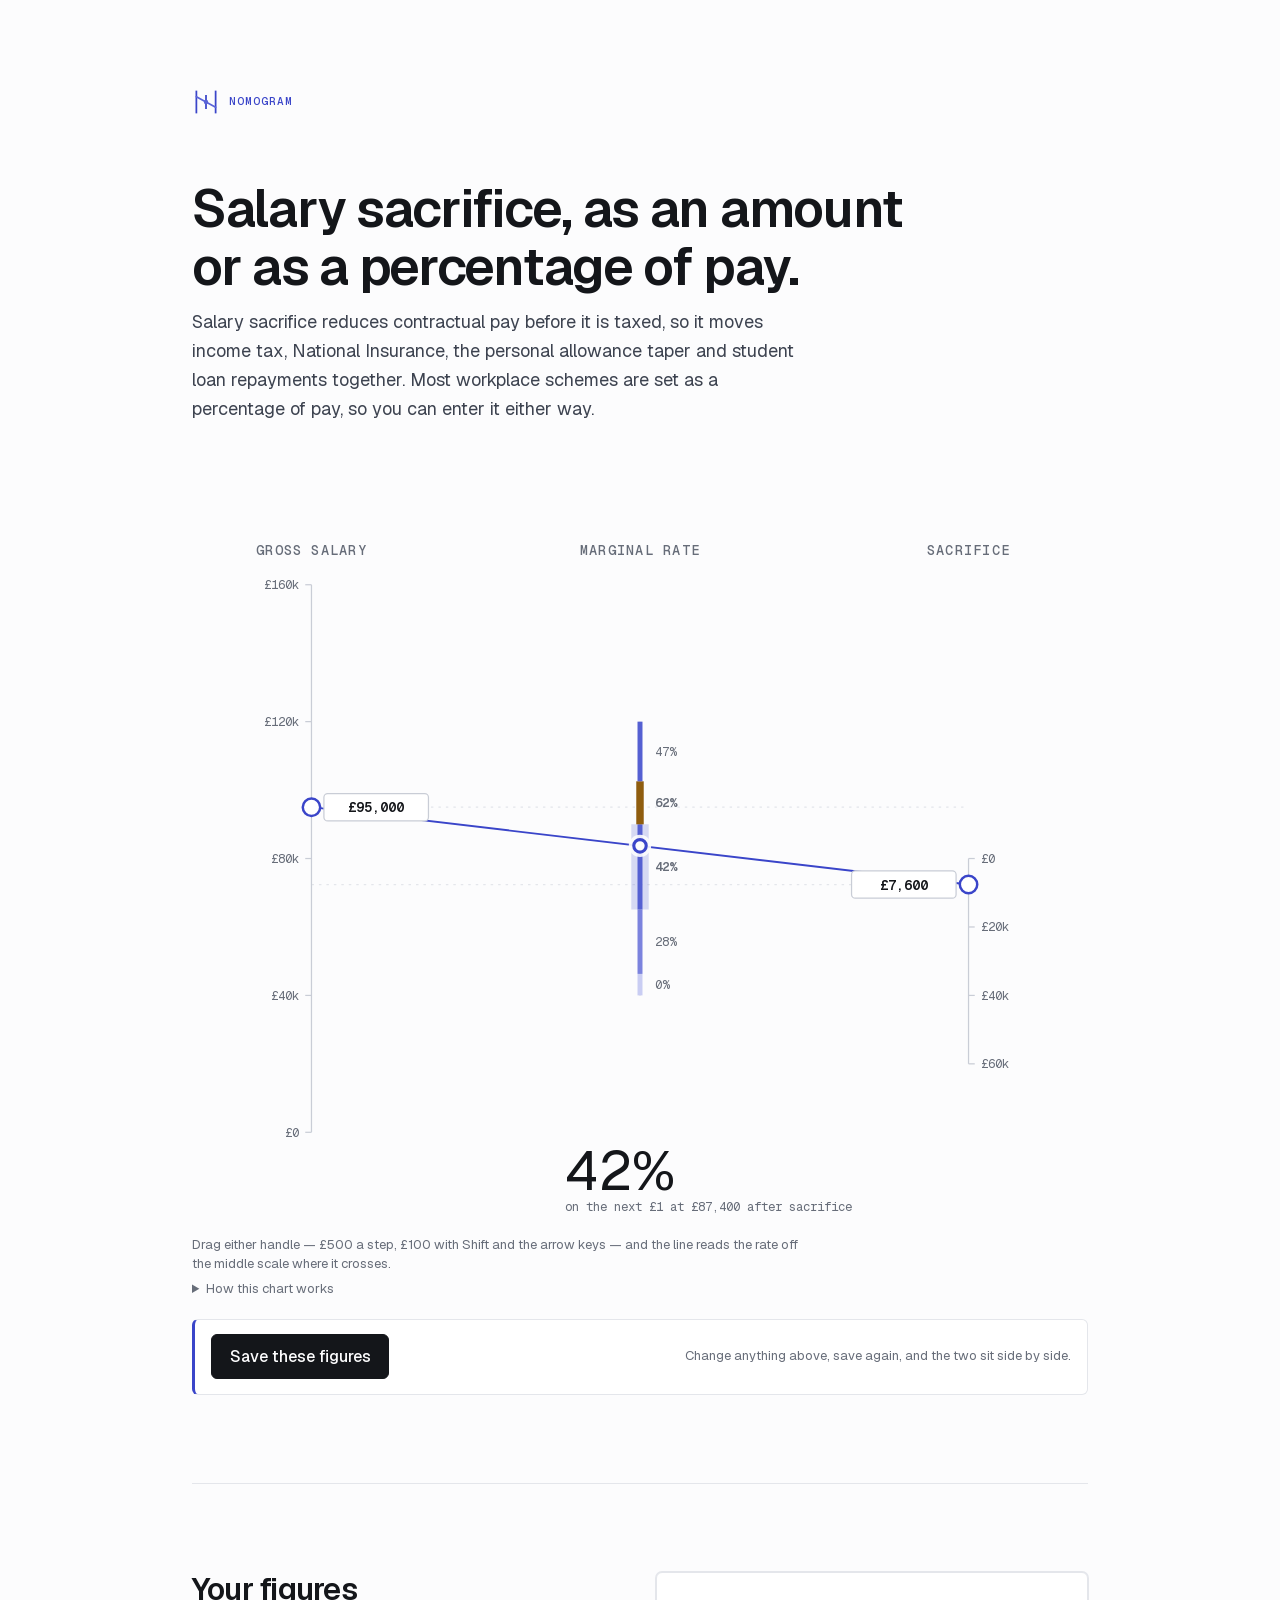
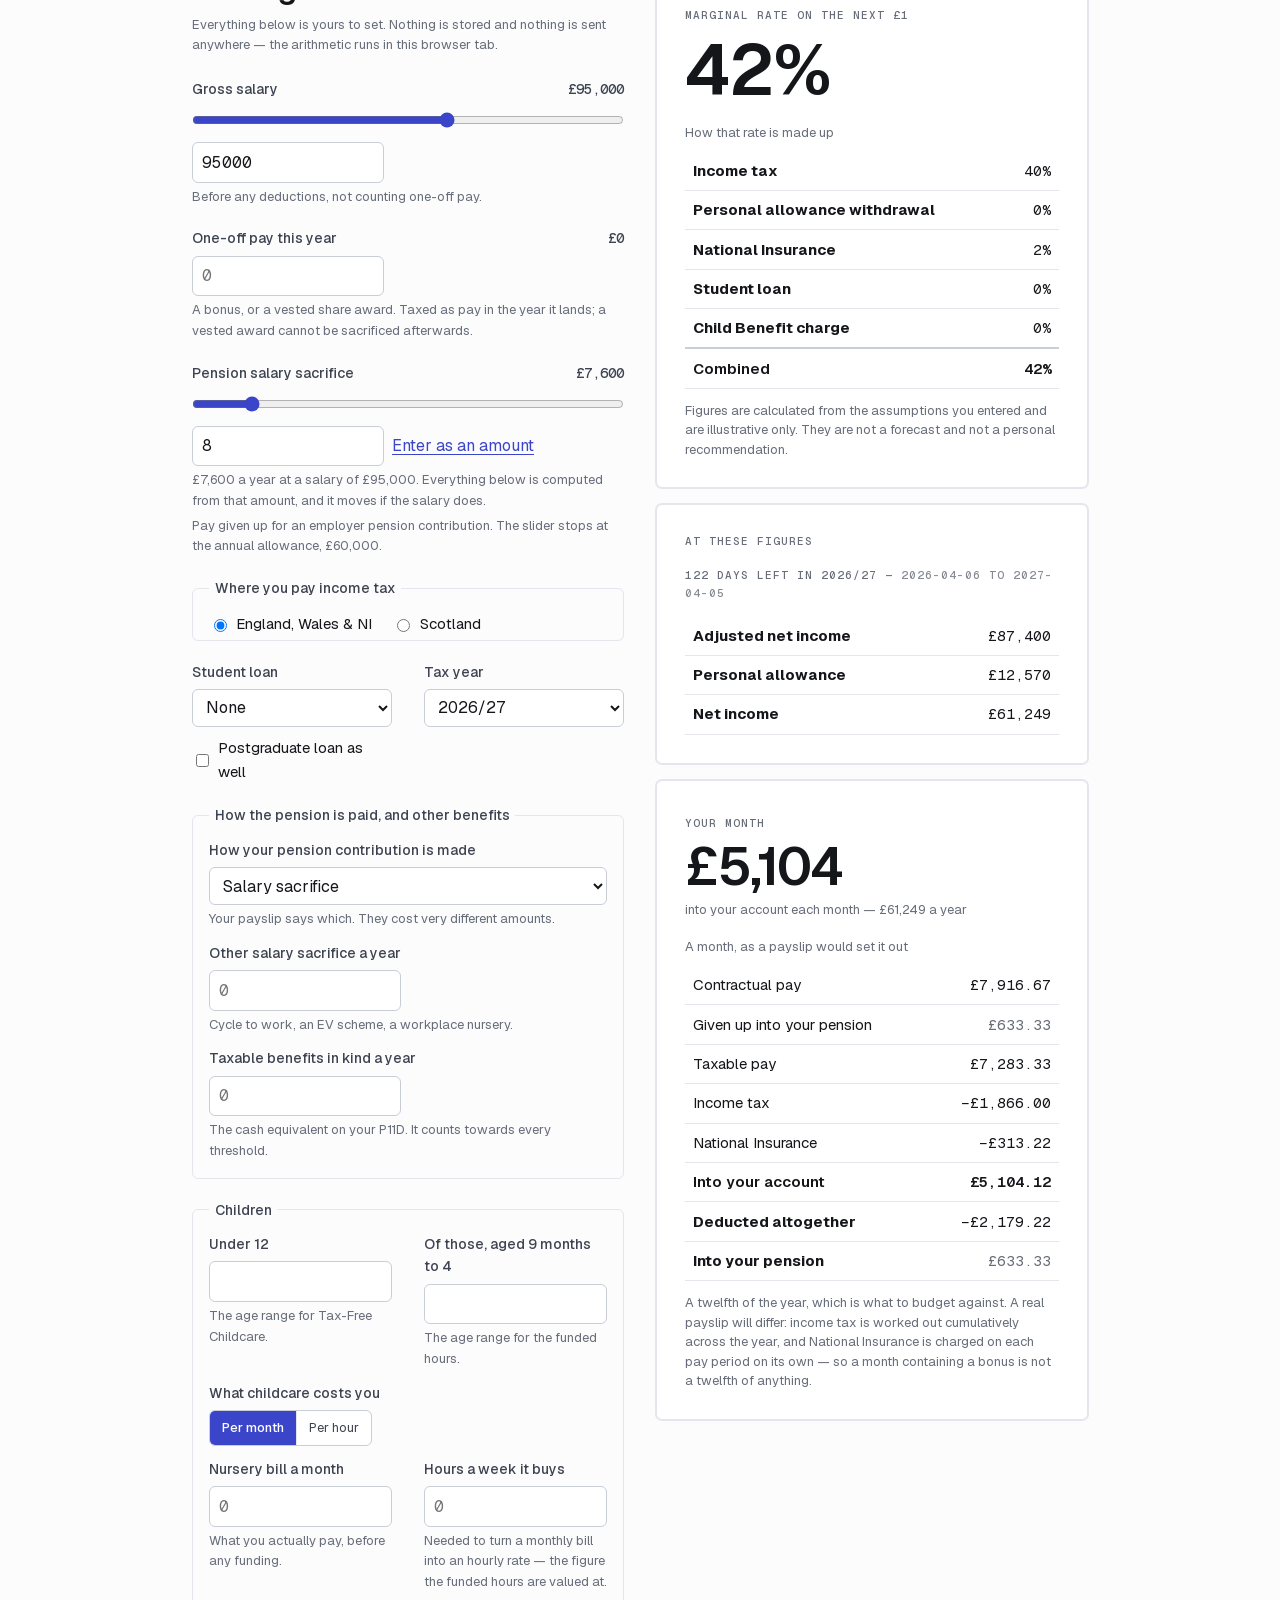
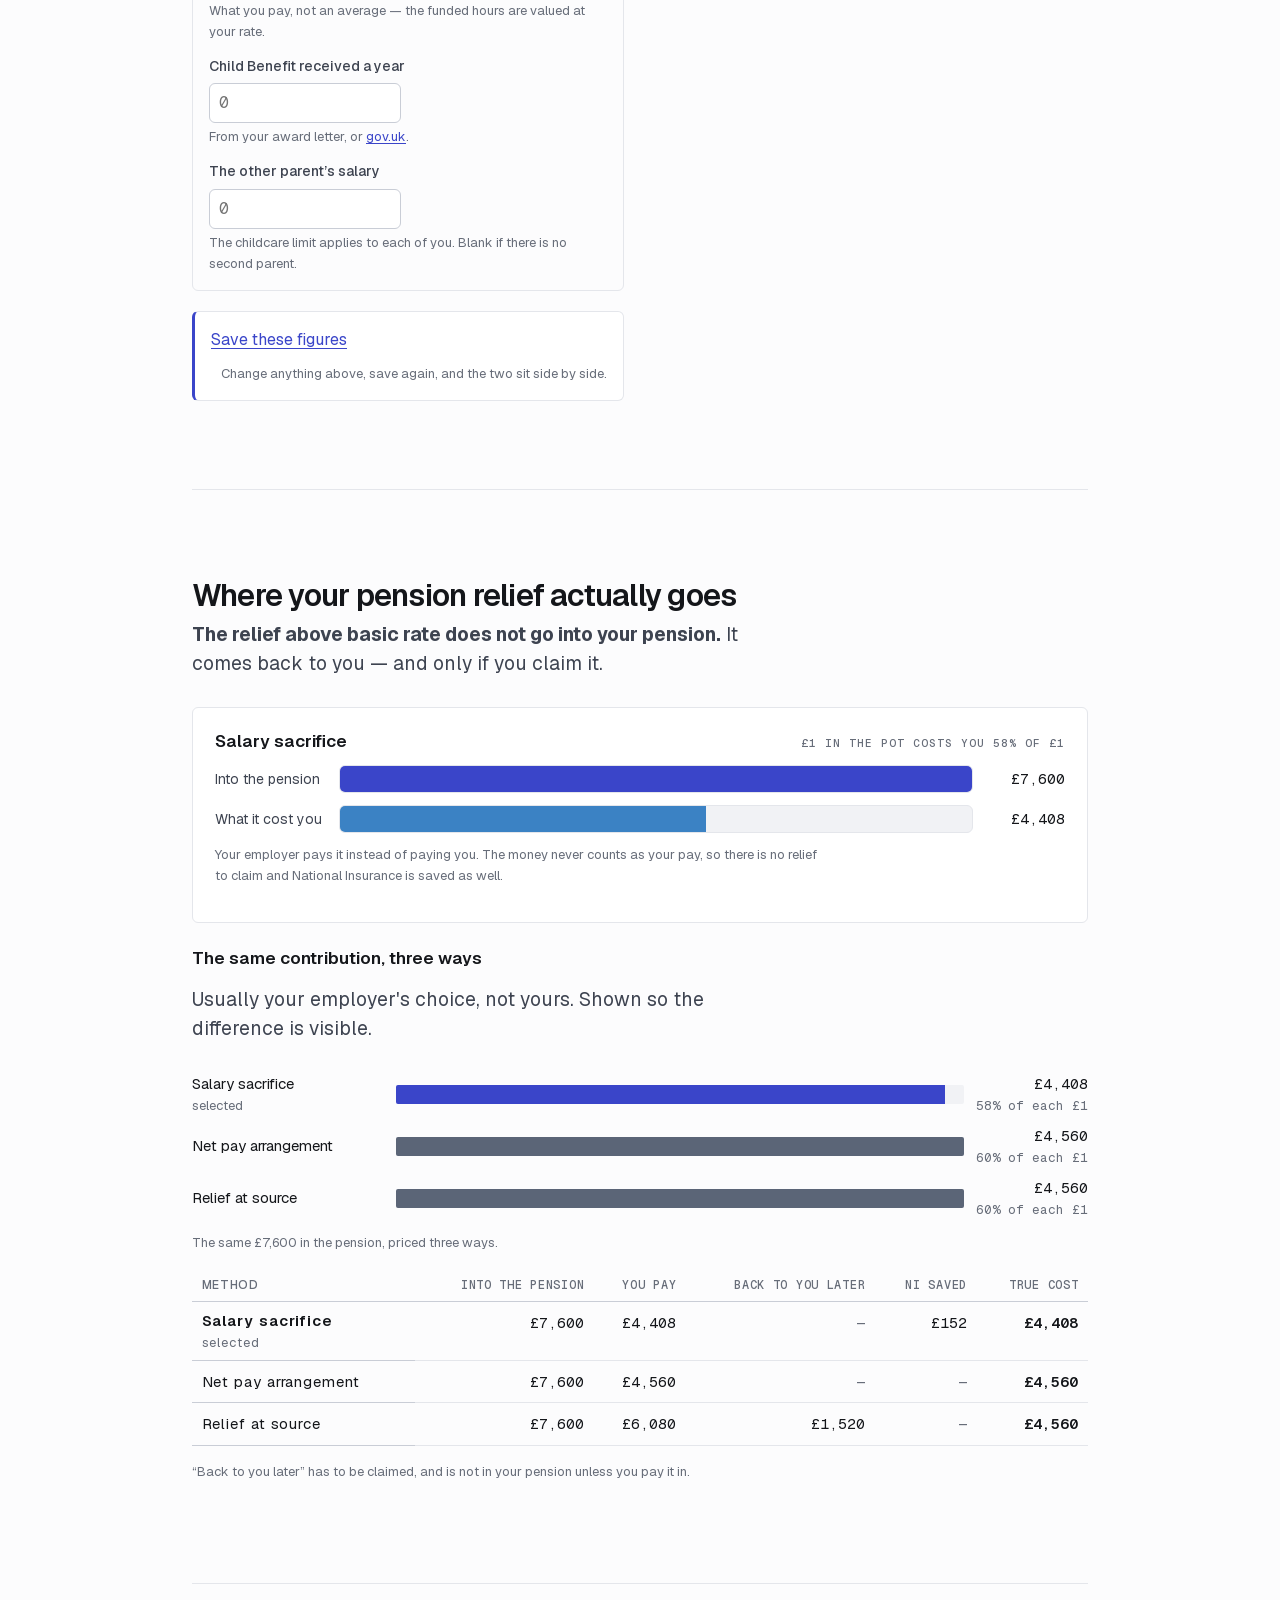
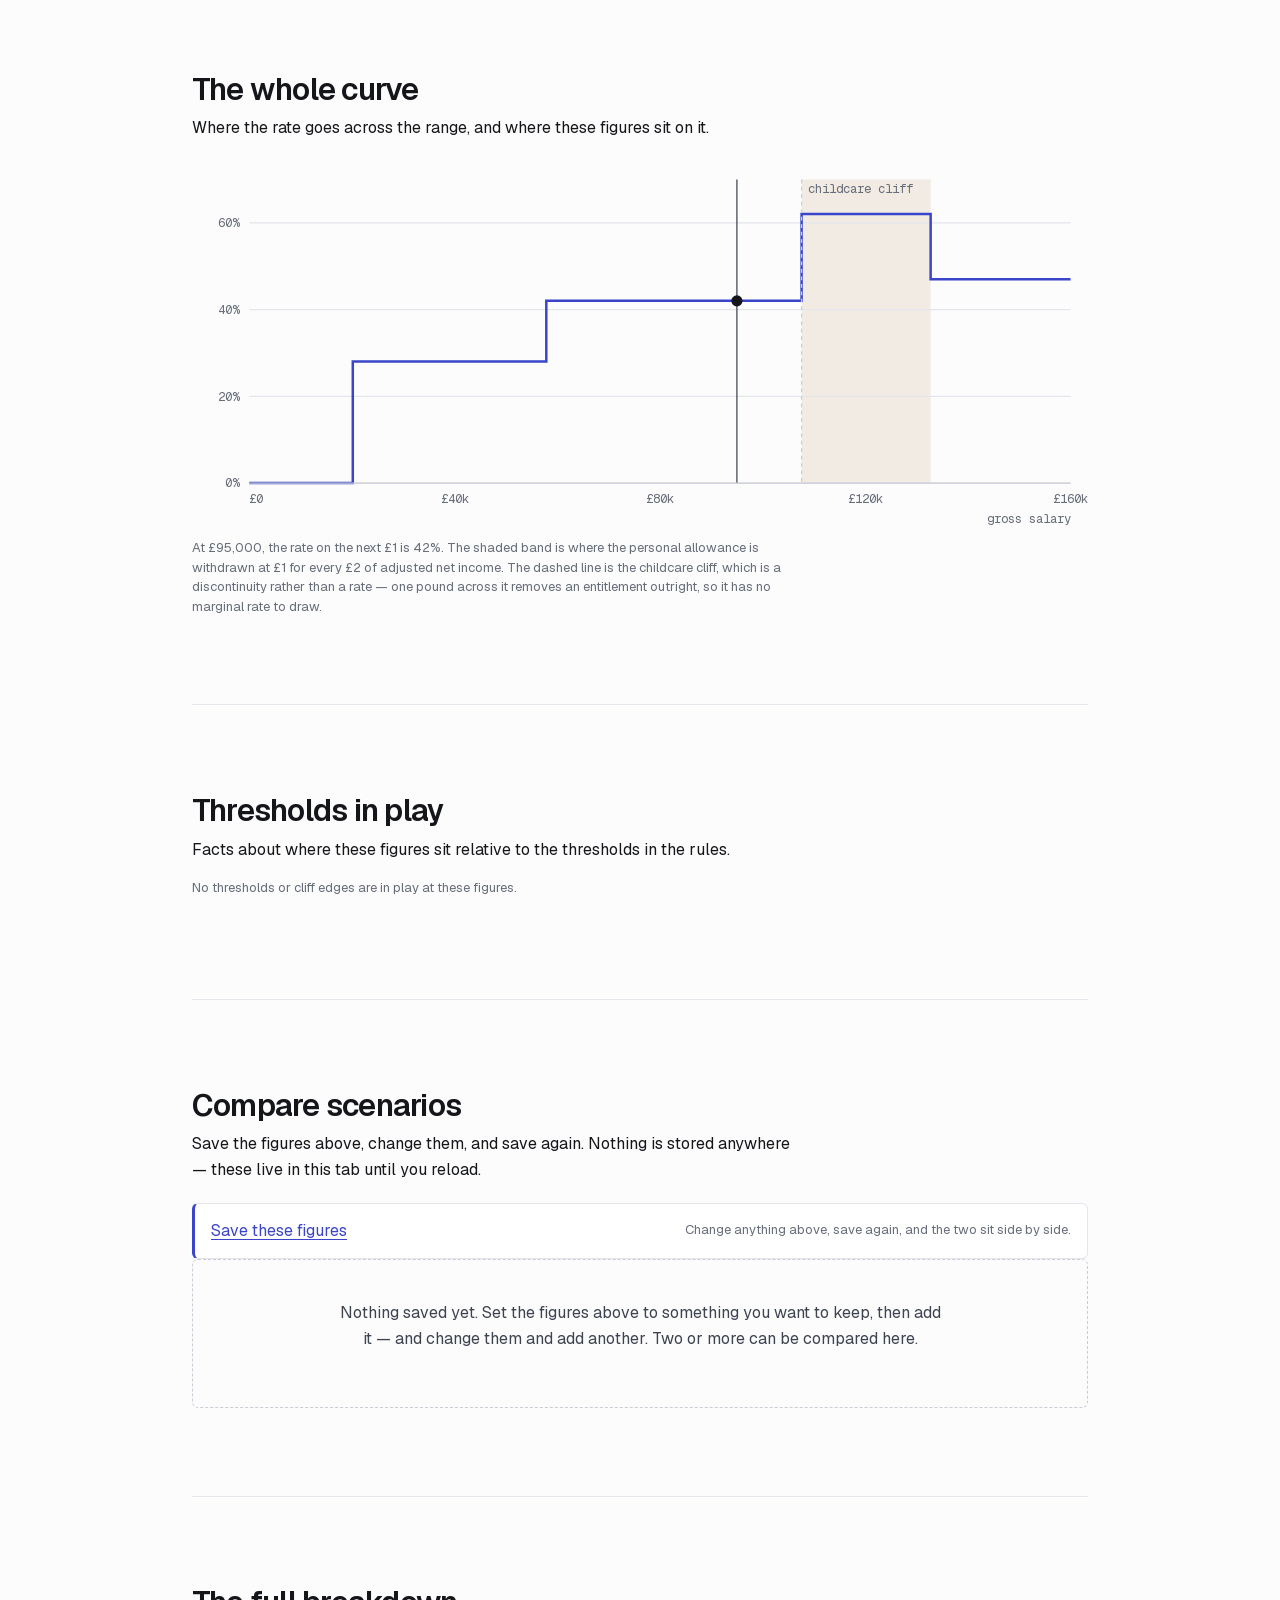
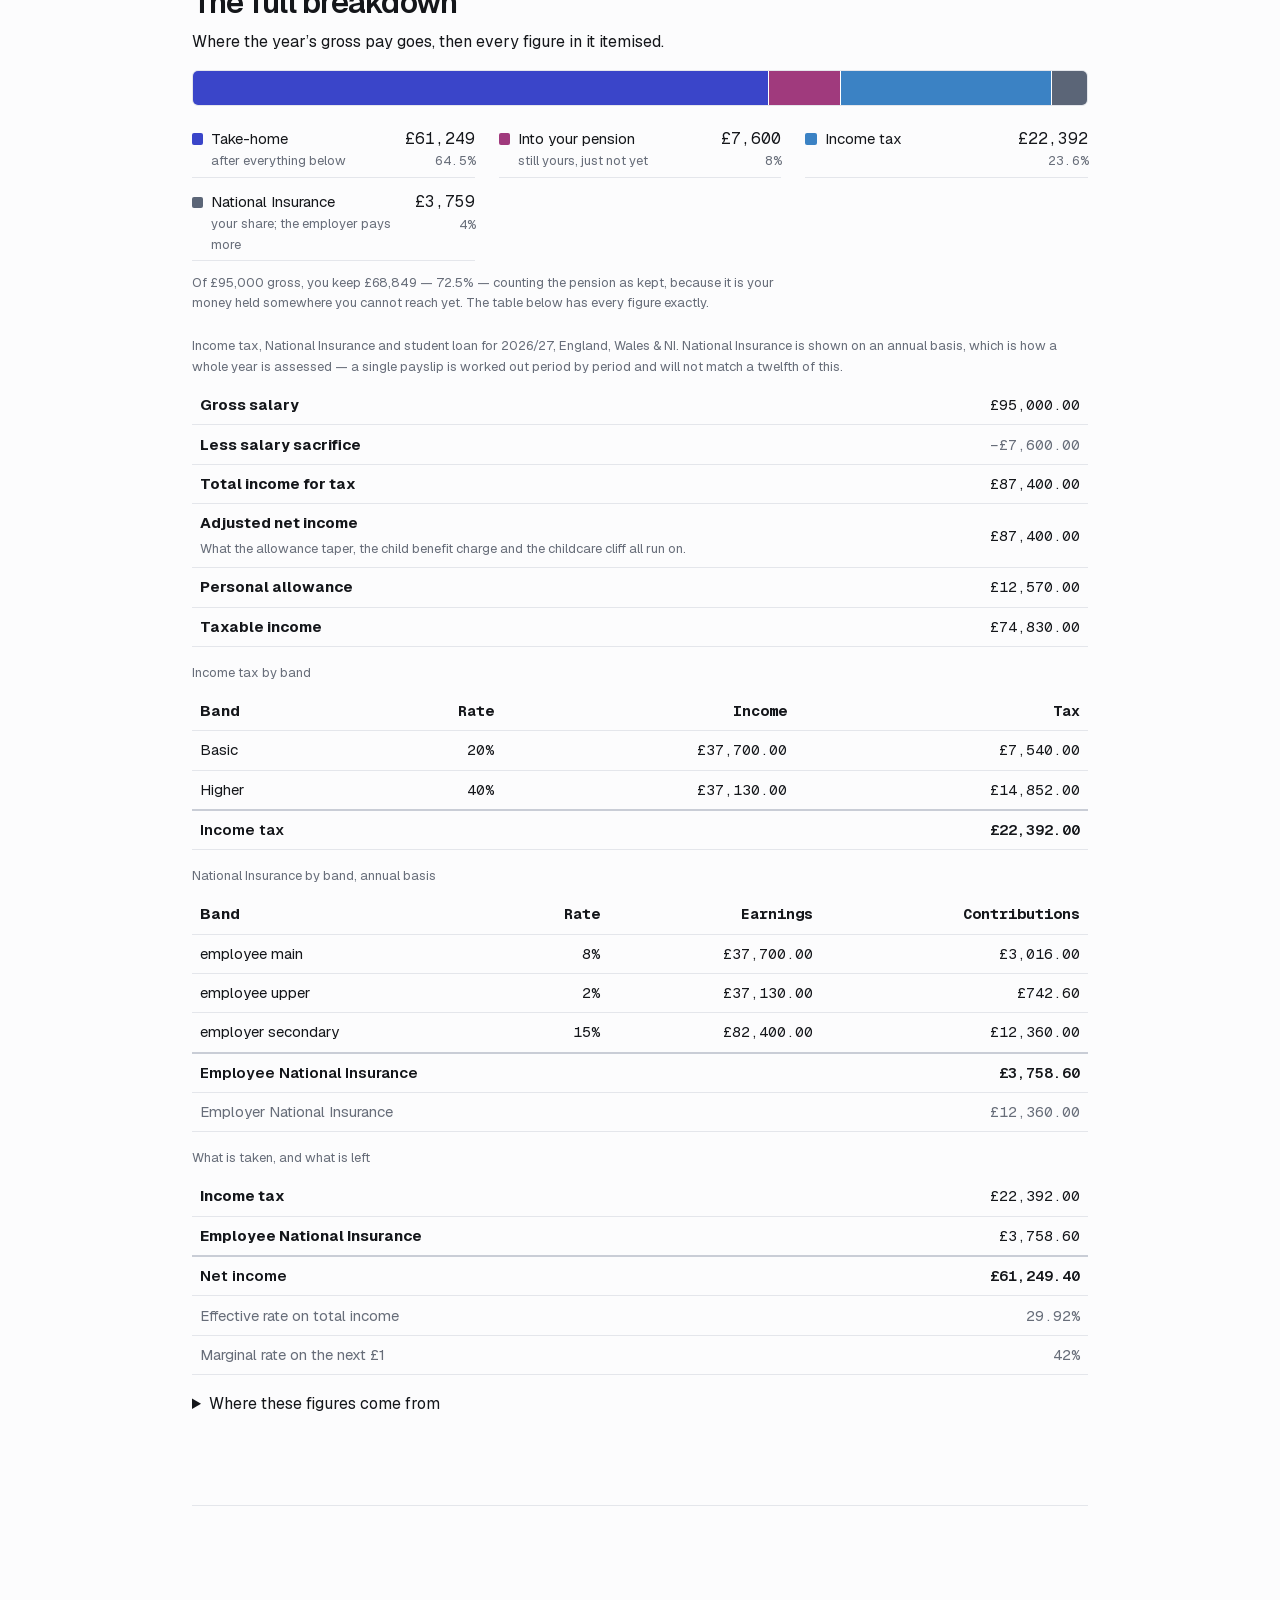
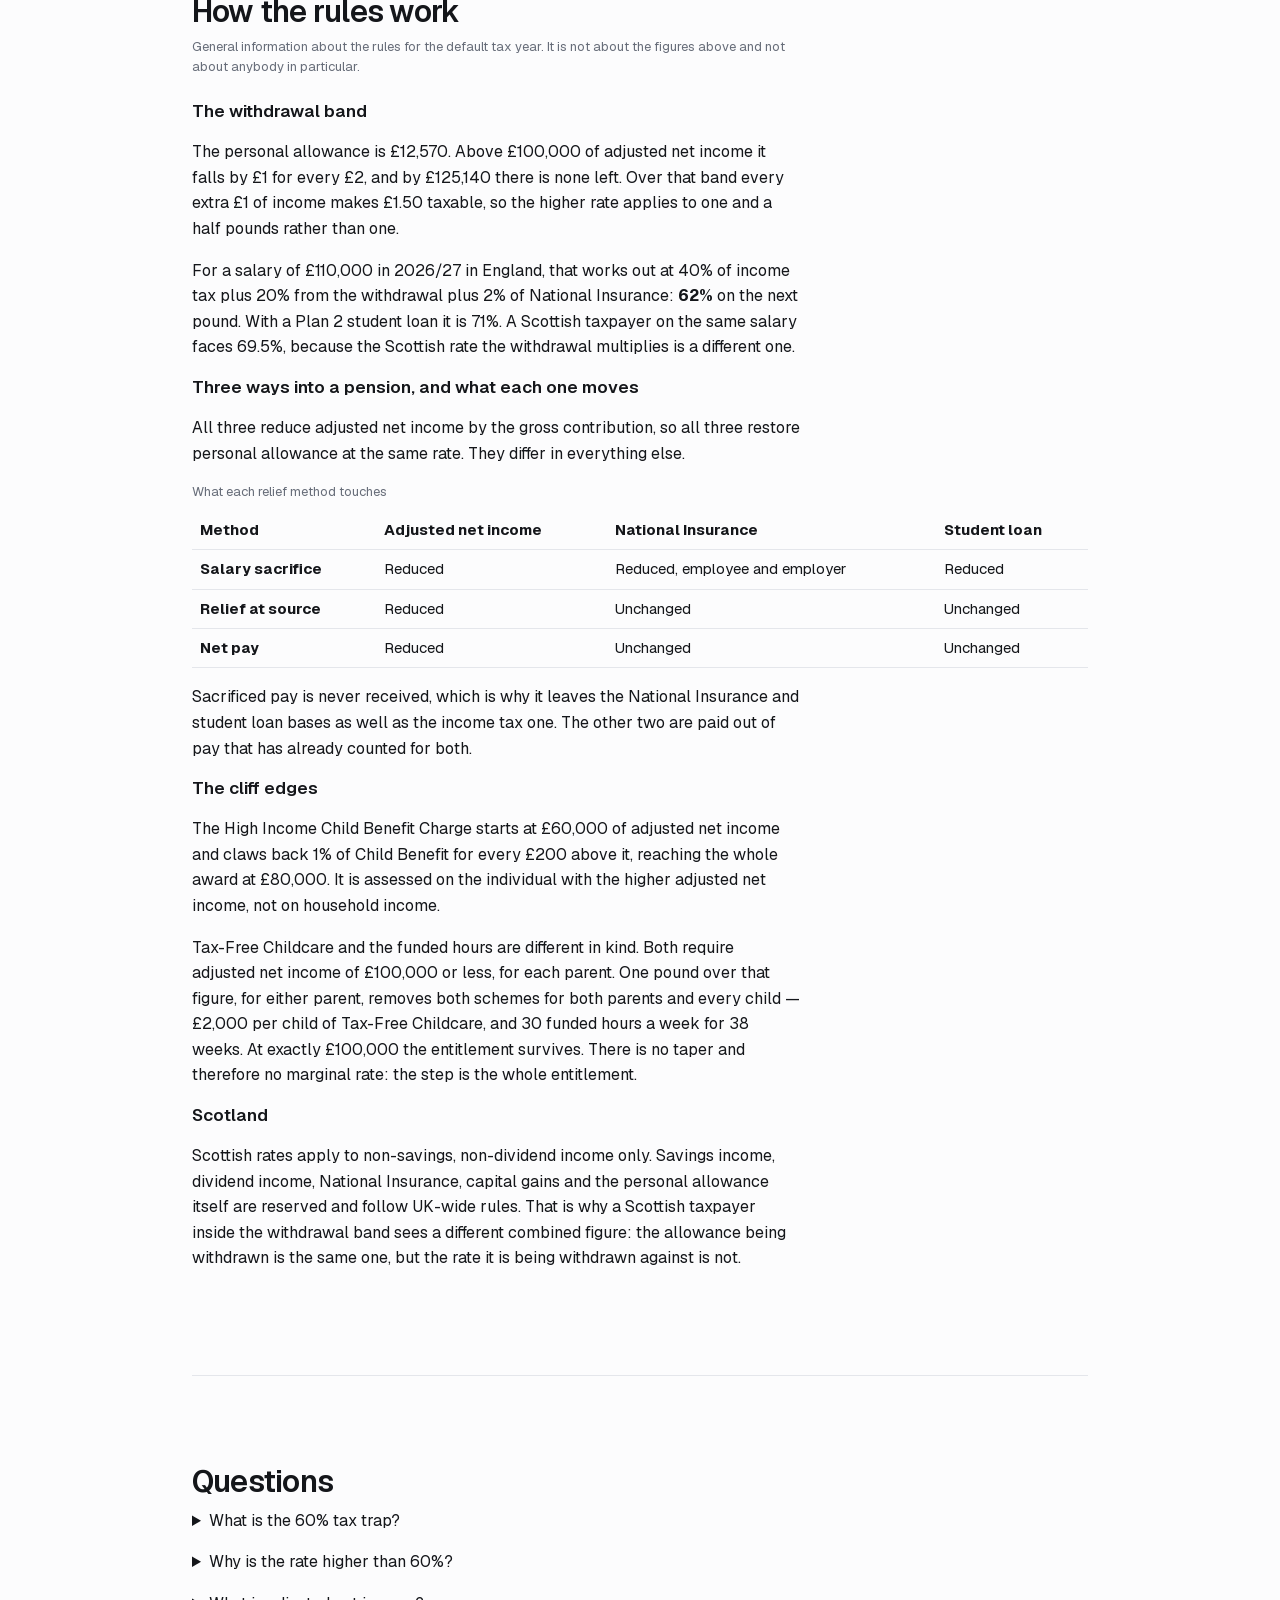
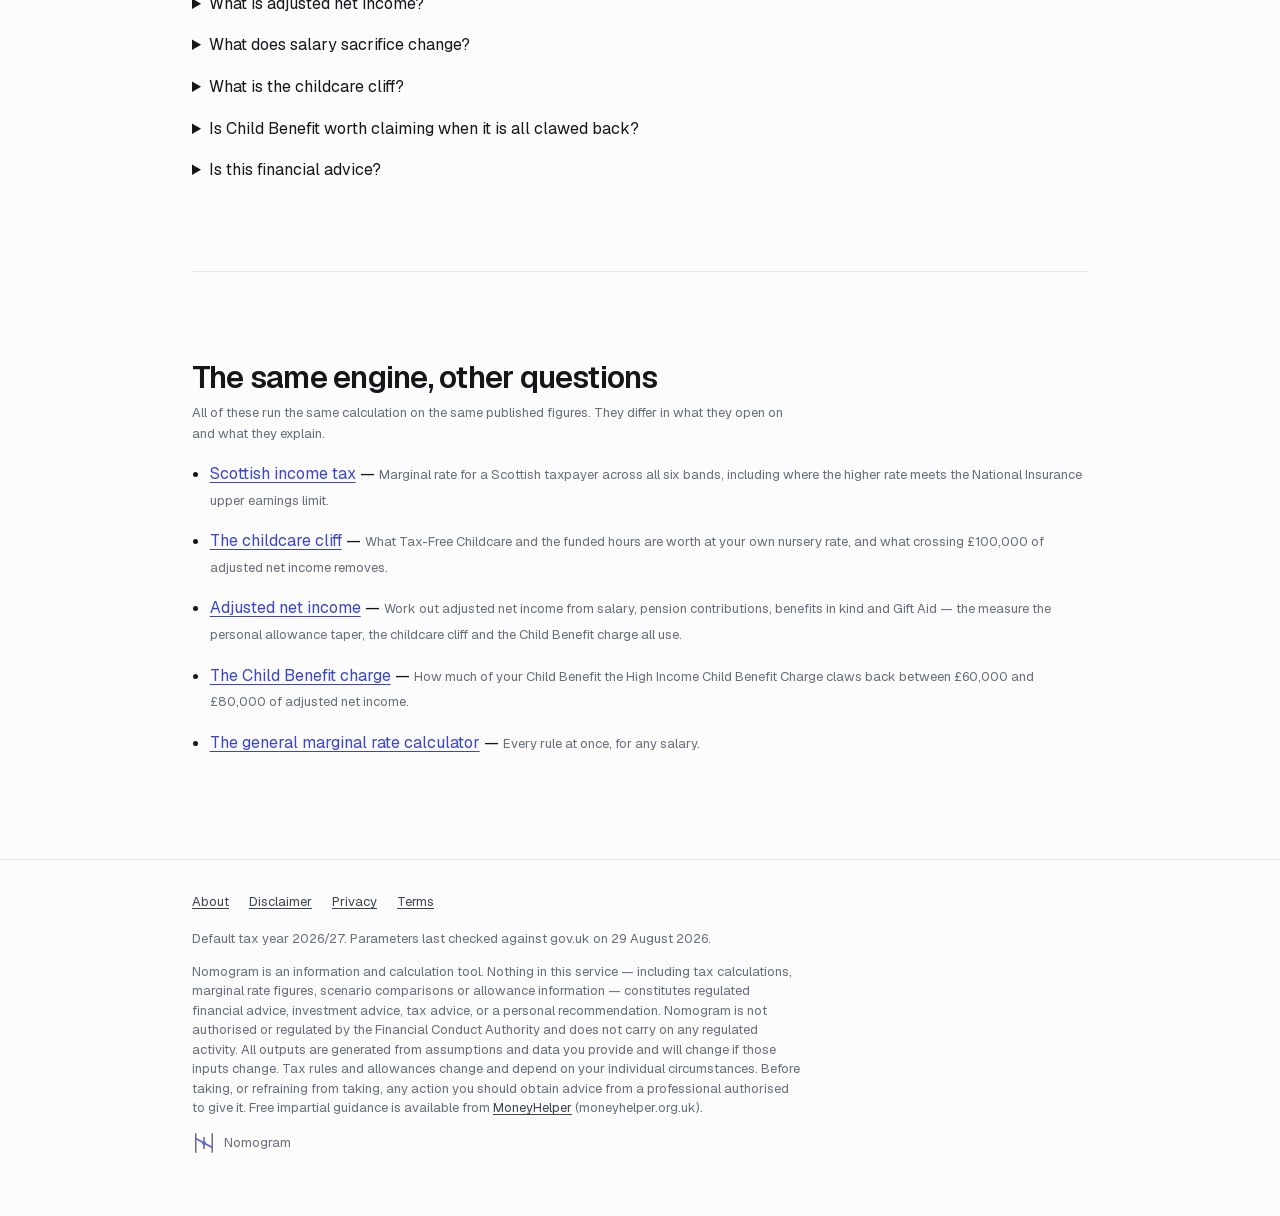
<file: salary-sacrifice-calculator/index.html>
<!DOCTYPE html><!--h3QHPzlYA_Q6RnRgROIUD--><html lang="en-GB" class="__variable_8eaea4 __variable_8c25df" style="--font-display:var(--font-sans-loaded), ui-sans-serif, system-ui, sans-serif;--font-sans:var(--font-sans-loaded), ui-sans-serif, system-ui, sans-serif;--font-mono:var(--font-mono-loaded), ui-monospace, Menlo, monospace"><head><meta charSet="utf-8"/><meta name="viewport" content="width=device-width, initial-scale=1"/><link rel="preload" href="/_next/static/media/22a5144ee8d83bca-s.p.woff2" as="font" crossorigin="" type="font/woff2"/><link rel="preload" href="/_next/static/media/7d4881bb7e1bf84d-s.p.woff2" as="font" crossorigin="" type="font/woff2"/><link rel="stylesheet" href="/_next/static/css/2e6db07599fcc16e.css" data-precedence="next"/><link rel="preload" as="script" fetchPriority="low" href="/_next/static/chunks/webpack-195b369c034ba6aa.js"/><script src="/_next/static/chunks/c5c04770-f5ee545c45f72629.js" async=""></script><script src="/_next/static/chunks/489-721d8b015c2c4524.js" async=""></script><script src="/_next/static/chunks/main-app-4010323440d5b3e1.js" async=""></script><script src="/_next/static/chunks/103-1f6cc3c786203286.js" async=""></script><script src="/_next/static/chunks/app/layout-7a48837bea24d53b.js" async=""></script><script src="/_next/static/chunks/272-7167d7a7893c14c4.js" async=""></script><script src="/_next/static/chunks/app/salary-sacrifice-calculator/page-2f7ab5fafeafe3d9.js" async=""></script><meta name="next-size-adjust" content=""/><title>Salary sacrifice calculator — what it costs, and what it saves | Nomogram</title><meta name="description" content="What a pension salary sacrifice costs after income tax and National Insurance, entered either as a fixed amount or as a percentage of salary."/><meta name="application-name" content="Nomogram"/><meta name="keywords" content="60% tax trap,£100k tax calculator,marginal tax rate calculator UK,personal allowance taper,salary sacrifice calculator,childcare cliff £100,000,Scottish income tax calculator"/><meta name="robots" content="index, follow"/><link rel="canonical" href="https://nomogram.uk/salary-sacrifice-calculator/"/><meta property="og:title" content="Nomogram — your financial position, priced daily"/><meta property="og:description" content="Holdings valued at each close, every UK tax rule that applies to you, and a projection to the year you stop. Free marginal rate calculator included."/><meta property="og:site_name" content="Nomogram"/><meta property="og:locale" content="en_GB"/><meta property="og:image:alt" content="The marginal rate on the next £1 of UK salary, from £0 to £160,000, with the band where the personal allowance is withdrawn picked out."/><meta property="og:image:type" content="image/png"/><meta property="og:image" content="https://nomogram.uk/opengraph-image?9626bb7cdd72bed1"/><meta property="og:image:width" content="1200"/><meta property="og:image:height" content="630"/><meta property="og:type" content="website"/><meta name="twitter:card" content="summary_large_image"/><meta name="twitter:title" content="Nomogram — your financial position, priced daily"/><meta name="twitter:description" content="Every holding priced, every rule applied, calculated on your device."/><meta name="twitter:image:alt" content="The marginal rate on the next £1 of UK salary, from £0 to £160,000, with the band where the personal allowance is withdrawn picked out."/><meta name="twitter:image:type" content="image/png"/><meta name="twitter:image" content="https://nomogram.uk/opengraph-image?9626bb7cdd72bed1"/><meta name="twitter:image:width" content="1200"/><meta name="twitter:image:height" content="630"/><link rel="icon" href="/icon.svg"/><script src="/_next/static/chunks/polyfills-42372ed130431b0a.js" noModule=""></script></head><body><div hidden=""><!--$--><!--/$--></div><a href="#calculator" class="skip-link">Skip to the calculator</a><script type="application/ld+json">{"@context":"https://schema.org","@type":"FAQPage","mainEntity":[{"@type":"Question","name":"What is the 60% tax trap?","acceptedAnswer":{"@type":"Answer","text":"It is the effect of the personal allowance being withdrawn. Above a threshold of adjusted net income, the allowance falls by £1 for every £2 earned. That makes £1.50 of every extra £1 taxable, so income taxed at the higher rate is charged at one and a half times that rate over the band."}},{"@type":"Question","name":"Why is the rate higher than 60%?","acceptedAnswer":{"@type":"Answer","text":"National Insurance is charged on top, at the rate that applies above the upper earnings limit. A student loan adds its own percentage. The combined figure is what actually comes out of the next pound."}},{"@type":"Question","name":"What is adjusted net income?","acceptedAnswer":{"@type":"Answer","text":"Total income less reliefs, less gross relief-at-source pension contributions, less gross Gift Aid donations. It is the measure the personal allowance withdrawal, the High Income Child Benefit Charge and the childcare cliff all run on. It is not the same as salary, and it is not the same as taxable income."}},{"@type":"Question","name":"What does salary sacrifice change?","acceptedAnswer":{"@type":"Answer","text":"Sacrificed pay is never received, so it is not in adjusted net income, not in taxable pay, and not in earnings for National Insurance or student loan purposes. Relief-at-source and net-pay pension contributions reduce adjusted net income too, but leave National Insurance and student loan repayments alone."}},{"@type":"Question","name":"What is the childcare cliff?","acceptedAnswer":{"@type":"Answer","text":"Tax-Free Childcare and the funded hours both require adjusted net income at or below a threshold, for each parent. One pound over, for either parent, removes both schemes for both parents and all children. It is a discontinuity rather than a taper, so it has no marginal rate."}},{"@type":"Question","name":"Is Child Benefit worth claiming when it is all clawed back?","acceptedAnswer":{"@type":"Answer","text":"A full clawback makes the award and the charge cancel out in money terms. Claiming still does two things the charge does not touch: the claimant receives National Insurance credits that count towards the State Pension for years spent caring rather than earning, and the child is issued a National Insurance number automatically before turning 16. A claim can also be made with payments opted out, which keeps both effects with no charge to repay."}},{"@type":"Question","name":"Is this financial advice?","acceptedAnswer":{"@type":"Answer","text":"No. Nomogram is an information and calculation tool. It computes what a set of figures produces under the rules for a tax year. It is not authorised or regulated by the Financial Conduct Authority and it does not make personal recommendations."}}]}</script><main class="shell"><header class="section" style="padding-bottom:0"><p class="eyebrow" style="display:flex;align-items:center;gap:0.55rem;margin-bottom:clamp(2.5rem, 7vw, 4rem)"><a href="/" style="display:flex;align-items:center;gap:0.55rem;text-decoration:none"><svg width="28" height="28" viewBox="0 0 32 32" fill="none" role="presentation" aria-hidden="true"><line x1="5" y1="4" x2="5" y2="28" stroke="currentColor" stroke-width="2" stroke-linecap="square"></line><line x1="16" y1="9" x2="16" y2="23" stroke="currentColor" stroke-width="2" stroke-linecap="square"></line><line x1="27" y1="4" x2="27" y2="28" stroke="currentColor" stroke-width="2" stroke-linecap="square"></line><line x1="5" y1="10" x2="27" y2="22" stroke="var(--green-2)" stroke-width="2" stroke-linecap="round"></line><circle cx="16" cy="16" r="2.5" fill="var(--green-2)"></circle></svg> Nomogram</a></p><h1>Salary sacrifice, as an amount or as a percentage of pay.</h1><p style="font-size:1.125rem;color:var(--ink-2);margin-top:0.75rem">Salary sacrifice reduces contractual pay before it is taxed, so it moves income tax, National Insurance, the personal allowance taper and student loan repayments together. Most workplace schemes are set as a percentage of pay, so you can enter it either way.</p></header><section class="section" aria-label="Marginal rate nomogram"><figure style="margin:0"><div class="chart-scroll"><svg viewBox="0 0 720 560" role="img" aria-labelledby="nomogram-title nomogram-desc" style="touch-action:none;width:100%"><title id="nomogram-title">Marginal rate nomogram for 2026/27</title><desc id="nomogram-desc">A straightedge laid from £95,000 of gross salary on the left scale, through £7,600 of salary sacrifice on the right scale, crosses the middle scale at £87,400 of income after sacrifice, where the marginal rate is 42%.</desc><text x="96" y="20" class="eyebrow" text-anchor="middle" fill="currentColor">GROSS SALARY</text><text x="360" y="20" class="eyebrow" text-anchor="middle" fill="currentColor">MARGINAL RATE</text><text x="624" y="20" class="eyebrow" text-anchor="middle" fill="currentColor">SACRIFICE</text><line x1="96" y1="222.75" x2="624" y2="222.75" stroke="var(--line)" stroke-width="1" stroke-dasharray="2 4"></line><line x1="96" y1="284.9" x2="624" y2="284.9" stroke="var(--line)" stroke-width="1" stroke-dasharray="2 4"></line><line x1="96" y1="44" x2="96" y2="484" class="scale-rule"></line><g><line x1="91" y1="484" x2="96" y2="484" class="tick"></line><text x="86" y="487.5" class="tick-label" text-anchor="end">£0</text></g><g><line x1="91" y1="374" x2="96" y2="374" class="tick"></line><text x="86" y="377.5" class="tick-label" text-anchor="end">£40k</text></g><g><line x1="91" y1="264" x2="96" y2="264" class="tick"></line><text x="86" y="267.5" class="tick-label" text-anchor="end">£80k</text></g><g><line x1="91" y1="154" x2="96" y2="154" class="tick"></line><text x="86" y="157.5" class="tick-label" text-anchor="end">£120k</text></g><g><line x1="91" y1="44" x2="96" y2="44" class="tick"></line><text x="86" y="47.5" class="tick-label" text-anchor="end">£160k</text></g><line x1="360" y1="154" x2="360" y2="374" class="scale-rule"></line><g><line x1="360" y1="356.71625" x2="360" y2="374" stroke="var(--seq-1)" stroke-width="4" stroke-linecap="butt"></line><text x="372" y="368.858125" class="tick-label" font-weight="400">0%</text></g><g><line x1="360" y1="304.87874999999997" x2="360" y2="356.71625" stroke="var(--seq-3)" stroke-width="4" stroke-linecap="butt"></line><text x="372" y="334.2975" class="tick-label" font-weight="400">28%</text></g><g><line x1="360" y1="236.5" x2="360" y2="304.87874999999997" stroke="var(--seq-4)" stroke-width="14" stroke-linecap="butt" opacity="0.22"></line><line x1="360" y1="236.5" x2="360" y2="304.87874999999997" stroke="var(--seq-4)" stroke-width="4" stroke-linecap="butt"></line><text x="372" y="274.189375" class="tick-label" font-weight="600">42%</text></g><g><line x1="360" y1="201.9325" x2="360" y2="236.5" stroke="var(--ochre)" stroke-width="6" stroke-linecap="butt"></line><text x="372" y="222.71625" class="tick-label" font-weight="600">62%</text></g><g><line x1="360" y1="154" x2="360" y2="201.9325" stroke="var(--seq-4)" stroke-width="4" stroke-linecap="butt"></line><text x="372" y="181.46625" class="tick-label" font-weight="400">47%</text></g><line x1="624" y1="264" x2="624" y2="429" class="scale-rule"></line><g><line x1="624" y1="264" x2="629" y2="264" class="tick"></line><text x="634" y="267.5" class="tick-label">£0</text></g><g><line x1="624" y1="319" x2="629" y2="319" class="tick"></line><text x="634" y="322.5" class="tick-label">£20k</text></g><g><line x1="624" y1="374" x2="629" y2="374" class="tick"></line><text x="634" y="377.5" class="tick-label">£40k</text></g><g><line x1="624" y1="429" x2="629" y2="429" class="tick"></line><text x="634" y="432.5" class="tick-label">£60k</text></g><line x1="96" y1="222.75" x2="624" y2="284.9" class="index-line"></line><circle cx="360" cy="253.825" r="9" fill="var(--ground)" opacity="0.9"></circle><circle cx="360" cy="253.825" r="5" fill="var(--ground)" stroke="var(--green)" stroke-width="2.5"></circle><text x="300" y="530" text-anchor="start" font-family="var(--font-display)" font-size="44" fill="var(--ink)">42%</text><text x="300" y="547" text-anchor="start" class="tick-label">on the next £1 at £87,400 after sacrifice</text><g role="slider" tabindex="0" aria-label="Gross salary" aria-valuemin="0" aria-valuemax="160000" aria-valuenow="95000" aria-valuetext="£95,000" class="handle"><circle cx="96" cy="222.75" r="11" fill="transparent" stroke="none"></circle><circle cx="96" cy="222.75" r="7" fill="var(--surface)" stroke="var(--green)" stroke-width="2"></circle></g><g role="slider" tabindex="0" aria-label="Pension salary sacrifice" aria-valuemin="0" aria-valuemax="60000" aria-valuenow="7600" aria-valuetext="£7,600" class="handle"><circle cx="624" cy="284.9" r="11" fill="transparent" stroke="none"></circle><circle cx="624" cy="284.9" r="7" fill="var(--surface)" stroke="var(--green)" stroke-width="2"></circle></g><g class="handle-value" aria-hidden="true"><rect x="106" y="211.75" width="84" height="22" rx="3" fill="var(--surface)" stroke="var(--line-2)"></rect><text x="148" y="226.75" text-anchor="middle" class="handle-value-text">£95,000</text></g><g class="handle-value" aria-hidden="true"><rect x="530" y="273.9" width="84" height="22" rx="3" fill="var(--surface)" stroke="var(--line-2)"></rect><text x="572" y="288.9" text-anchor="middle" class="handle-value-text">£7,600</text></g></svg></div><figcaption class="disclaimer" style="margin-top:0.5rem">Drag either handle — £500 a step, £100 with Shift and the arrow keys — and the line reads the rate off the middle scale where it crosses.<!-- --> <!-- --> <details style="margin-top:0.35rem"><summary>How this chart works</summary><span style="display:block;margin-top:0.35rem">The middle scale is graduated in income after the contribution. With a fixed <em>sacrifice</em>, the next £1 of salary raises adjusted net income, National-Insurance-able pay and student loan earnings by the same £1, so one scale answers for every salary-and-sacrifice pair and it can read the combined rate.<!-- --> A straight line between two points crosses at their midpoint, so the middle scale is drawn at half the spacing of the outer two. The identity holds for a fixed-amount sacrifice; a percentage is converted before it is drawn.</span></details></figcaption></figure><div class="actions"><button type="button" class="button">Save these figures</button><span class="actions-count">Change anything above, save again, and the two sit side by side.</span></div></section><section class="section" id="figures" aria-labelledby="inputs-heading"><div class="grid-2"><div><h2 id="inputs-heading">Your figures</h2><p class="disclaimer" style="margin-bottom:1.5rem">Everything below is yours to set. Nothing is stored and nothing is sent anywhere — the arithmetic runs in this browser tab.</p><form><div><div class="field"><label class="field-label" for="salary"><span>Gross salary</span><span class="figure">£95,000</span></label><input id="salary" type="range" min="0" max="16000000" step="25000" aria-describedby="salary-hint" value="9500000"/><input type="number" inputMode="numeric" min="0" step="100" aria-label="Gross salary in pounds" style="margin-top:0.4rem" value="95000"/><span class="field-hint" id="salary-hint">Before any deductions, not counting one-off pay.</span></div><div class="field"><label class="field-label" for="one-off"><span>One-off pay this year</span><span class="figure">£0</span></label><input id="one-off" type="number" inputMode="numeric" min="0" step="100" placeholder="0" aria-describedby="one-off-hint" value=""/><span class="field-hint" id="one-off-hint">A bonus, or a vested share award. Taxed as pay in the year it lands; a vested award cannot be sacrificed afterwards.</span></div><div class="field"><label class="field-label" for="sacrifice"><span>Pension salary sacrifice</span><span class="figure">£7,600</span></label><input id="sacrifice" type="range" min="0" max="6000000" step="25000" aria-describedby="sacrifice-hint" value="760000"/><div style="display:flex;gap:0.5rem;margin-top:0.4rem;flex-wrap:wrap"><input type="number" inputMode="decimal" min="0" max="100" step="0.5" aria-label="Pension salary sacrifice as a percentage of salary" style="flex:1 1 8rem" value="8"/><button type="button" class="link-button">Enter as an amount</button></div><span class="field-hint">£7,600<!-- --> a year at a salary of <!-- -->£95,000<!-- -->. Everything below is computed from that amount, and it moves if the salary does.</span><span class="field-hint" id="sacrifice-hint">Pay given up for an employer pension contribution. The slider stops at the annual allowance, <!-- -->£60,000<!-- -->.</span></div><fieldset><legend>Where you pay income tax</legend><div class="choice"><label><input type="radio" name="jurisdiction" checked="" value="england-wales-ni"/>England, Wales &amp; NI</label><label><input type="radio" name="jurisdiction" value="scotland"/>Scotland</label></div></fieldset><div class="grid-2"><div class="field"><label class="field-label" for="loan"><span>Student loan</span></label><select id="loan"><option value="none" selected="">None</option><option value="plan1">Plan 1</option><option value="plan2">Plan 2</option><option value="plan4">Plan 4 (Scotland)</option><option value="plan5">Plan 5</option></select><label style="display:inline-flex;align-items:center;gap:0.4rem;margin-top:0.6rem;font-size:0.9375rem"><input type="checkbox"/>Postgraduate loan as well</label></div><div class="field"><label class="field-label" for="year"><span>Tax year</span></label><select id="year"><option value="2026-27" selected="">2026/27</option><option value="2027-28">2027/28<!-- --> — announced</option><option value="2028-29">2028/29<!-- --> — announced</option><option value="2029-30">2029/30<!-- --> — announced</option></select></div></div><fieldset><legend>How the pension is paid, and other benefits</legend><div class="field" style="margin-bottom:0.75rem"><label class="field-label" for="relief-method"><span>How your pension contribution is made</span></label><select id="relief-method"><option value="salary-sacrifice" selected="">Salary sacrifice</option><option value="net-pay">Net pay arrangement</option><option value="relief-at-source">Relief at source</option></select><span class="field-hint">Your payslip says which. They cost very different amounts.</span></div><div class="field" style="margin-bottom:0.75rem"><label class="field-label" for="other-sac"><span>Other salary sacrifice a year</span></label><input id="other-sac" type="number" min="0" step="100" placeholder="0" value=""/><span class="field-hint">Cycle to work, an EV scheme, a workplace nursery.</span></div><div class="field" style="margin-bottom:0.75rem"><label class="field-label" for="bik"><span>Taxable benefits in kind a year</span></label><input id="bik" type="number" min="0" step="100" placeholder="0" value=""/><span class="field-hint">The cash equivalent on your P11D. It counts towards every threshold.</span></div></fieldset><fieldset><legend>Children</legend><div class="grid-2"><div class="field" style="margin-bottom:0.75rem"><label class="field-label" for="children"><span>Under 12</span></label><input id="children" type="number" min="0" max="12" value=""/><span class="field-hint">The age range for Tax-Free Childcare.</span></div><div class="field" style="margin-bottom:0.75rem"><label class="field-label" for="funded"><span>Of those, aged 9 months to 4</span></label><input id="funded" type="number" min="0" max="0" value=""/><span class="field-hint">The age range for the funded hours.</span></div></div><div class="field" style="margin-bottom:0.75rem"><span class="field-label"><span>What childcare costs you</span></span><div class="segmented" role="group" aria-label="How to enter childcare cost"><button type="button" aria-pressed="true">Per month</button><button type="button" aria-pressed="false">Per hour</button></div></div><div class="grid-2"><div class="field" style="margin-bottom:0.75rem"><label class="field-label" for="nursery-month"><span>Nursery bill a month</span></label><input id="nursery-month" type="number" min="0" step="10" placeholder="0" value=""/><span class="field-hint">What you actually pay, before any funding.</span></div><div class="field" style="margin-bottom:0.75rem"><label class="field-label" for="nursery-hours"><span>Hours a week it buys</span></label><input id="nursery-hours" type="number" min="0" max="80" step="1" placeholder="0" value=""/><span class="field-hint">Needed to turn a monthly bill into an hourly rate — the figure the funded hours are valued at.</span></div></div><p class="field-hint" style="margin-top:-0.25rem;margin-bottom:0.75rem">What you pay, not an average — the funded hours are valued at your rate.</p><div class="field" style="margin-bottom:0.75rem"><label class="field-label" for="cb"><span>Child Benefit received a year</span></label><input id="cb" type="number" min="0" step="1" placeholder="0" value=""/><span class="field-hint">From your award letter, or<!-- --> <a href="https://www.gov.uk/child-benefit-rates" rel="noreferrer">gov.uk</a>.</span></div><div class="field" style="margin-bottom:0.75rem"><label class="field-label" for="partner"><span>The other parent’s salary</span></label><input id="partner" type="number" min="0" step="1000" placeholder="0" value=""/><span class="field-hint">The childcare limit applies to each of you. Blank if there is no second parent.</span></div></fieldset></div></form><div class="actions"><button type="button" class="link-button">Save these figures</button><span class="actions-count">Change anything above, save again, and the two sit side by side.</span></div></div><div class="stack"><div class="card"><span class="eyebrow" id="rate-heading">Marginal rate on the next £1</span><output class="display" for="salary sacrifice" style="display:block;font-size:clamp(3rem, 9vw, 4.5rem);margin:0.25rem 0 0.75rem">42%</output><table><caption>How that rate is made up</caption><tbody><tr><th scope="row">Income tax</th><td class="figure">40%</td></tr><tr><th scope="row">Personal allowance withdrawal</th><td class="figure">0%</td></tr><tr><th scope="row">National Insurance</th><td class="figure">2%</td></tr><tr><th scope="row">Student loan</th><td class="figure">0%</td></tr><tr><th scope="row">Child Benefit charge</th><td class="figure">0%</td></tr><tr class="total"><td>Combined</td><td class="figure">42%</td></tr></tbody></table><p class="disclaimer" style="margin-top:0.75rem;margin-bottom:0">Figures are calculated from the assumptions you entered and are illustrative only. They are not a forecast and not a personal recommendation.</p></div><div class="card"><div class="card-head"><span class="eyebrow">At these figures</span></div><table><tbody><tr><th scope="row">Adjusted net income</th><td class="figure">£87,400</td></tr><tr><th scope="row">Personal allowance</th><td class="figure">£12,570</td></tr><tr><th scope="row">Net income</th><td class="figure">£61,249</td></tr></tbody></table></div><div class="card"><span class="eyebrow">Your month</span><output class="display" style="display:block;font-size:clamp(2.25rem, 7vw, 3.25rem);margin:0.25rem 0 0.25rem">£5,104</output><p class="field-hint" style="margin-top:0">into your account each month — <!-- -->£61,249<!-- --> a year</p><table style="margin-top:1rem"><caption>A month, as a payslip would set it out</caption><tbody><tr><th scope="row" style="font-weight:400">Contractual pay</th><td class="figure" style="font-weight:400">£7,916.67</td></tr><tr class="subtle"><th scope="row" style="font-weight:400">Given up into your pension</th><td class="figure" style="font-weight:400">£633.33</td></tr><tr><th scope="row" style="font-weight:400">Taxable pay</th><td class="figure" style="font-weight:400">£7,283.33</td></tr><tr><th scope="row" style="font-weight:400">Income tax</th><td class="figure" style="font-weight:400">−<!-- -->£1,866.00</td></tr><tr><th scope="row" style="font-weight:400">National Insurance</th><td class="figure" style="font-weight:400">−<!-- -->£313.22</td></tr><tr><th scope="row" style="font-weight:600">Into your account</th><td class="figure" style="font-weight:600">£5,104.12</td></tr><tr><th scope="row">Deducted altogether</th><td class="figure">−<!-- -->£2,179.22</td></tr><tr class="subtle"><th scope="row">Into your pension</th><td class="figure">£633.33</td></tr></tbody></table><p class="disclaimer" style="margin-top:0.75rem;margin-bottom:0">A twelfth of the year, which is what to budget against. A real payslip will differ: income tax is worked out cumulatively across the year, and National Insurance is charged on each pay period on its own — so a month containing a bonus is not a twelfth of anything.</p></div></div></div></section><section class="section" aria-labelledby="relief-heading"><h2 id="relief-heading">Where your pension relief actually goes</h2><p class="lede"><strong>The relief above basic rate does not go into your pension.</strong> It comes back to you — and only if you claim it.</p><div class="stack"><div class="relief-card"><div class="card-head" style="margin-bottom:0.75rem"><h3>Salary sacrifice</h3><span class="eyebrow">£1 in the pot costs you <!-- -->58%<!-- --> of £1</span></div><div class="relief-bars"><div class="relief-row"><span class="relief-row-label">Into the pension</span><div class="relief-track"><span class="relief-seg" style="width:100%;background:var(--cat-1)" title="£7,600 into the pension"></span></div><span class="relief-row-figure">£7,600</span></div><div class="relief-row"><span class="relief-row-label">What it cost you</span><div class="relief-track"><span class="relief-seg" style="width:57.99999999999999%;background:var(--cat-7)" title="Out of pocket £4,408"></span></div><span class="relief-row-figure">£4,408</span></div></div><p class="field-hint" style="margin-top:0.75rem">Your employer pays it instead of paying you. The money never counts as your pay, so there is no relief to claim and National Insurance is saved as well.</p></div><h3 style="margin-top:1.5rem">The same contribution, three ways</h3><p class="lede">Usually your employer&#x27;s choice, not yours. Shown so the difference is visible.</p><div class="method-bars"><div class="method-row"><span class="method-name">Salary sacrifice<span class="field-hint">selected</span></span><span class="method-track"><span class="method-fill" style="width:96.66666666666667%;background:var(--green)"></span></span><span class="method-figure">£4,408<span class="field-hint">58%<!-- --> of each £1</span></span></div><div class="method-row"><span class="method-name">Net pay arrangement</span><span class="method-track"><span class="method-fill" style="width:100%;background:var(--cat-5)"></span></span><span class="method-figure">£4,560<span class="field-hint">60%<!-- --> of each £1</span></span></div><div class="method-row"><span class="method-name">Relief at source</span><span class="method-track"><span class="method-fill" style="width:100%;background:var(--cat-5)"></span></span><span class="method-figure">£4,560<span class="field-hint">60%<!-- --> of each £1</span></span></div></div><p class="field-hint" style="margin-bottom:1rem">The same <!-- -->£7,600<!-- --> in the pension, priced three ways.</p><div class="chart-scroll"><table class="ledger" style="min-width:38rem"><thead><tr><th scope="col">Method</th><th scope="col" class="num">Into the pension</th><th scope="col" class="num">You pay</th><th scope="col" class="num">Back to you later</th><th scope="col" class="num">NI saved</th><th scope="col" class="num">True cost</th></tr></thead><tbody><tr><th scope="row" style="text-transform:none;font-size:0.9375rem;color:var(--ink);font-weight:600">Salary sacrifice<span class="field-hint" style="margin-top:0">selected</span></th><td class="num">£7,600</td><td class="num">£4,408</td><td class="num"><span class="muted">—</span></td><td class="num">£152</td><td class="num" style="font-weight:600">£4,408</td></tr><tr><th scope="row" style="text-transform:none;font-size:0.9375rem;color:var(--ink);font-weight:400">Net pay arrangement</th><td class="num">£7,600</td><td class="num">£4,560</td><td class="num"><span class="muted">—</span></td><td class="num"><span class="muted">—</span></td><td class="num" style="font-weight:600">£4,560</td></tr><tr><th scope="row" style="text-transform:none;font-size:0.9375rem;color:var(--ink);font-weight:400">Relief at source</th><td class="num">£7,600</td><td class="num">£6,080</td><td class="num">£1,520</td><td class="num"><span class="muted">—</span></td><td class="num" style="font-weight:600">£4,560</td></tr></tbody></table></div><p class="disclaimer">“Back to you later” has to be claimed, and is not in your pension unless you pay it in.</p></div></section><section class="section" aria-labelledby="curve-heading"><h2 id="curve-heading">The whole curve</h2><p>Where the rate goes across the range, and where these figures sit on it.</p><figure style="margin:0"><div class="chart-scroll"><svg viewBox="0 0 720 300" role="img" aria-labelledby="curve-title curve-desc"><title id="curve-title">Marginal rate on the next £1 of gross salary</title><desc id="curve-desc">A step chart from £0 to £160k of gross salary. The shaded band between £100,000 and £125,140 of adjusted net income is where the personal allowance is withdrawn. The current position is £95,000, where the marginal rate is 42%.</desc><rect x="489.84999999999997" y="18" width="103.70250000000004" height="244" fill="var(--ochre-wash)"></rect><g><line x1="46" y1="262" x2="706" y2="262" stroke="var(--line)" stroke-width="1"></line><text x="38" y="265.5" class="tick-label" text-anchor="end">0%</text></g><g><line x1="46" y1="192.28571428571428" x2="706" y2="192.28571428571428" stroke="var(--line)" stroke-width="1"></line><text x="38" y="195.78571428571428" class="tick-label" text-anchor="end">20%</text></g><g><line x1="46" y1="122.57142857142856" x2="706" y2="122.57142857142856" stroke="var(--line)" stroke-width="1"></line><text x="38" y="126.07142857142856" class="tick-label" text-anchor="end">40%</text></g><g><line x1="46" y1="52.85714285714283" x2="706" y2="52.85714285714283" stroke="var(--line)" stroke-width="1"></line><text x="38" y="56.35714285714283" class="tick-label" text-anchor="end">60%</text></g><text x="46" y="278" class="tick-label" text-anchor="start">£0</text><text x="211" y="278" class="tick-label" text-anchor="middle">£40k</text><text x="376" y="278" class="tick-label" text-anchor="middle">£80k</text><text x="541" y="278" class="tick-label" text-anchor="middle">£120k</text><text x="706" y="278" class="tick-label" text-anchor="middle">£160k</text><path d="M 46 262 L 129.20125000000002 262 L 129.20125000000002 164.39999999999998 L 284.71375 164.39999999999998 L 284.71375 115.6 L 489.84999999999997 115.6 L 489.84999999999997 45.88571428571427 L 593.5525 45.88571428571427 L 593.5525 98.17142857142855 L 706 98.17142857142855" fill="none" stroke="var(--green)" stroke-width="2" stroke-linejoin="miter"></path><g><line x1="489.84999999999997" y1="18" x2="489.84999999999997" y2="262" stroke="var(--line-2)" stroke-width="1" stroke-dasharray="3 3"></line><text x="494.84999999999997" y="29" class="tick-label" fill="var(--muted)">childcare cliff</text></g><g class="position-marker"><line x1="437.875" y1="18" x2="437.875" y2="262" stroke="var(--ink-2)" stroke-width="1"></line><circle cx="437.875" cy="115.6" r="4.5" fill="var(--ink)"></circle></g><line x1="46" y1="262" x2="706" y2="262" stroke="var(--line-2)"></line><text x="706" y="294" class="tick-label" text-anchor="end">gross salary</text></svg></div><figcaption class="disclaimer" style="margin-top:0.5rem">At £95,000, the rate on the next £1 is 42%.<!-- --> <!-- -->The shaded band is where the personal allowance is withdrawn at £1 for every £2 of adjusted net income. The dashed line is the childcare cliff, which is a discontinuity rather than a rate — one pound across it removes an entitlement outright, so it has no marginal rate to draw.</figcaption></figure></section><section class="section" aria-labelledby="warnings-heading"><h2 id="warnings-heading">Thresholds in play</h2><p>Facts about where these figures sit relative to the thresholds in the rules.</p><p class="disclaimer">No thresholds or cliff edges are in play at these figures.</p></section><section class="section" aria-labelledby="compare-heading"><h2 id="compare-heading">Compare scenarios</h2><p style="max-width:var(--measure)">Save the figures above, change them, and save again. Nothing is stored anywhere — these live in this tab until you reload.</p><div class="actions"><button type="button" class="link-button">Save these figures</button><span class="actions-count">Change anything above, save again, and the two sit side by side.</span></div><div class="empty"><p>Nothing saved yet. Set the figures above to something you want to keep, then add it — and change them and add another. Two or more can be compared here.</p></div></section><section class="section" aria-labelledby="breakdown-heading"><h2 id="breakdown-heading">The full breakdown</h2><p>Where the year’s gross pay goes, then every figure in it itemised.</p><figure style="margin:0 0 1.5rem"><div class="where-bar" role="img" aria-label="Of £95,000 gross, £68,849 is kept — £61,249 as pay and £7,600 into a pension — and £26,151 is deducted."><span class="where-slice" style="width:64.47305263157894%;background:var(--cat-1)" title="Take-home: £61,249"></span><span class="where-slice" style="width:8%;background:var(--cat-4)" title="Into your pension: £7,600"></span><span class="where-slice" style="width:23.570526315789472%;background:var(--cat-7)" title="Income tax: £22,392"></span><span class="where-slice" style="width:3.9564210526315793%;background:var(--cat-5)" title="National Insurance: £3,759"></span></div><ul class="where-legend"><li><span class="where-swatch" style="background:var(--cat-1)" aria-hidden="true"></span><span class="where-label">Take-home<span class="field-hint">after everything below</span></span><span class="where-figure">£61,249<span class="field-hint">64.5%</span></span></li><li><span class="where-swatch" style="background:var(--cat-4)" aria-hidden="true"></span><span class="where-label">Into your pension<span class="field-hint">still yours, just not yet</span></span><span class="where-figure">£7,600<span class="field-hint">8%</span></span></li><li><span class="where-swatch" style="background:var(--cat-7)" aria-hidden="true"></span><span class="where-label">Income tax</span><span class="where-figure">£22,392<span class="field-hint">23.6%</span></span></li><li><span class="where-swatch" style="background:var(--cat-5)" aria-hidden="true"></span><span class="where-label">National Insurance<span class="field-hint">your share; the employer pays more</span></span><span class="where-figure">£3,759<span class="field-hint">4%</span></span></li></ul><figcaption class="disclaimer">Of <!-- -->£95,000<!-- --> gross, you keep <!-- -->£68,849<!-- --> —<!-- --> <!-- -->72.5%<!-- --> — counting the pension as kept, because it is your money held somewhere you cannot reach yet. The table below has every figure exactly.</figcaption></figure><div class="stack"><table><caption>Income tax, National Insurance and student loan for <!-- -->2026/27<!-- -->,<!-- --> <!-- -->England, Wales &amp; NI<!-- -->. National Insurance is shown on an annual basis, which is how a whole year is assessed — a single payslip is worked out period by period and will not match a twelfth of this.</caption><tbody><tr><th scope="row">Gross salary</th><td class="figure">£95,000.00</td></tr><tr class="subtle"><th scope="row">Less salary sacrifice</th><td class="figure">−<!-- -->£7,600.00</td></tr><tr><th scope="row">Total income for tax</th><td class="figure">£87,400.00</td></tr><tr><th scope="row">Adjusted net income<span class="field-hint">What the allowance taper, the child benefit charge and the childcare cliff all run on.</span></th><td class="figure">£87,400.00</td></tr><tr><th scope="row">Personal allowance</th><td class="figure">£12,570.00</td></tr><tr><th scope="row">Taxable income</th><td class="figure">£74,830.00</td></tr></tbody></table><table><caption>Income tax by band</caption><thead><tr><th scope="col">Band</th><th scope="col" class="figure">Rate</th><th scope="col" class="figure">Income</th><th scope="col" class="figure">Tax</th></tr></thead><tbody><tr><th scope="row" style="text-transform:capitalize;font-weight:400">basic</th><td class="figure">20%</td><td class="figure">£37,700.00</td><td class="figure">£7,540.00</td></tr><tr><th scope="row" style="text-transform:capitalize;font-weight:400">higher</th><td class="figure">40%</td><td class="figure">£37,130.00</td><td class="figure">£14,852.00</td></tr><tr class="total"><td colSpan="3">Income tax</td><td class="figure">£22,392.00</td></tr></tbody></table><table><caption>National Insurance by band, annual basis</caption><thead><tr><th scope="col">Band</th><th scope="col" class="figure">Rate</th><th scope="col" class="figure">Earnings</th><th scope="col" class="figure">Contributions</th></tr></thead><tbody><tr><th scope="row" style="font-weight:400">employee main</th><td class="figure">8%</td><td class="figure">£37,700.00</td><td class="figure">£3,016.00</td></tr><tr><th scope="row" style="font-weight:400">employee upper</th><td class="figure">2%</td><td class="figure">£37,130.00</td><td class="figure">£742.60</td></tr><tr><th scope="row" style="font-weight:400">employer secondary</th><td class="figure">15%</td><td class="figure">£82,400.00</td><td class="figure">£12,360.00</td></tr><tr class="total"><td colSpan="3">Employee National Insurance</td><td class="figure">£3,758.60</td></tr><tr class="subtle"><td colSpan="3">Employer National Insurance</td><td class="figure">£12,360.00</td></tr></tbody></table><table><caption>What is taken, and what is left</caption><tbody><tr><th scope="row">Income tax</th><td class="figure">£22,392.00</td></tr><tr><th scope="row">Employee National Insurance</th><td class="figure">£3,758.60</td></tr><tr class="total"><td>Net income</td><td class="figure">£61,249.40</td></tr><tr class="subtle"><td>Effective rate on total income</td><td class="figure">29.92%</td></tr><tr class="subtle"><td>Marginal rate on the next £1</td><td class="figure">42%</td></tr></tbody></table><details><summary>Where these figures come from</summary><div class="stack" style="margin-top:0.75rem"><p class="disclaimer">Computed by <code>@nomogram/tax-engine</code> against the <!-- -->2026/27<!-- --> <!-- -->parameter set, which is<!-- --> <!-- -->in force<!-- -->. Parameters last checked against gov.uk on<!-- --> <!-- -->29 August 2026<!-- -->.</p><table><caption>The parameters this calculation used</caption><tbody><tr><th scope="row">Personal allowance</th><td class="figure">£12,570</td></tr><tr><th scope="row">Withdrawn from</th><td class="figure">£100,000</td></tr><tr><th scope="row">National Insurance primary threshold</th><td class="figure">£12,570</td></tr><tr><th scope="row">Upper earnings limit</th><td class="figure">£50,270</td></tr><tr><th scope="row">Annual allowance</th><td class="figure">£60,000</td></tr><tr><th scope="row">Childcare cliff</th><td class="figure">£100,000</td></tr></tbody></table><p class="disclaimer">Sources:<!-- --> <a href="https://www.gov.uk/government/publications/rates-and-allowances-income-tax" rel="noreferrer">income tax rates and allowances</a>,<!-- --> <a href="https://www.gov.uk/guidance/rates-and-thresholds-for-employers-2026-to-2027" rel="noreferrer">National Insurance thresholds</a>,<!-- --> <a href="https://www.gov.uk/government/publications/rates-and-allowances-pension-schemes/pension-schemes-rates" rel="noreferrer">pension allowances</a>.</p></div></details></div></section><section class="section" aria-labelledby="explainer-heading"><h2 id="explainer-heading">How the rules work</h2><p class="disclaimer" style="margin-bottom:1.5rem">General information about the rules for the default tax year. It is not about the figures above and not about anybody in particular.</p><div class="stack"><h3>The withdrawal band</h3><p>The personal allowance is <!-- -->£12,570<!-- -->. Above<!-- --> <!-- -->£100,000<!-- --> of adjusted net income it falls by £1 for every £2, and by<!-- --> <!-- -->£125,140<!-- --> there is none left. Over that band every extra £1 of income makes £1.50 taxable, so the higher rate applies to one and a half pounds rather than one.</p><p>For a salary of <!-- -->£110,000<!-- --> in <!-- -->2026/27<!-- --> in England, that works out at <!-- -->40%<!-- --> of income tax plus<!-- --> <!-- -->20%<!-- --> from the withdrawal plus<!-- --> <!-- -->2%<!-- --> of National Insurance:<!-- --> <strong>62%</strong> on the next pound. With a Plan 2 student loan it is <!-- -->71%<!-- -->. A Scottish taxpayer on the same salary faces <!-- -->69.5%<!-- -->, because the Scottish rate the withdrawal multiplies is a different one.</p><h3>Three ways into a pension, and what each one moves</h3><p>All three reduce adjusted net income by the gross contribution, so all three restore personal allowance at the same rate. They differ in everything else.</p><table><caption>What each relief method touches</caption><thead><tr><th scope="col">Method</th><th scope="col">Adjusted net income</th><th scope="col">National Insurance</th><th scope="col">Student loan</th></tr></thead><tbody><tr><th scope="row">Salary sacrifice</th><td>Reduced</td><td>Reduced, employee and employer</td><td>Reduced</td></tr><tr><th scope="row">Relief at source</th><td>Reduced</td><td>Unchanged</td><td>Unchanged</td></tr><tr><th scope="row">Net pay</th><td>Reduced</td><td>Unchanged</td><td>Unchanged</td></tr></tbody></table><p>Sacrificed pay is never received, which is why it leaves the National Insurance and student loan bases as well as the income tax one. The other two are paid out of pay that has already counted for both.</p><h3>The cliff edges</h3><p>The High Income Child Benefit Charge starts at <!-- -->£60,000<!-- --> <!-- -->of adjusted net income and claws back<!-- --> <!-- -->1%<!-- --> of Child Benefit for every<!-- --> <!-- -->£200<!-- --> above it, reaching the whole award at<!-- --> <!-- -->£80,000<!-- -->. It is assessed on the individual with the higher adjusted net income, not on household income.</p><p>Tax-Free Childcare and the funded hours are different in kind. Both require adjusted net income of <!-- -->£100,000<!-- --> or less, for each parent. One pound over that figure, for either parent, removes both schemes for both parents and every child — <!-- -->£2,000<!-- --> per child of Tax-Free Childcare, and <!-- -->30<!-- --> <!-- -->funded hours a week for <!-- -->38<!-- --> weeks. At exactly <!-- -->£100,000<!-- --> the entitlement survives. There is no taper and therefore no marginal rate: the step is the whole entitlement.</p><h3>Scotland</h3><p>Scottish rates apply to non-savings, non-dividend income only. Savings income, dividend income, National Insurance, capital gains and the personal allowance itself are reserved and follow UK-wide rules. That is why a Scottish taxpayer inside the withdrawal band sees a different combined figure: the allowance being withdrawn is the same one, but the rate it is being withdrawn against is not.</p></div></section><section class="section" aria-labelledby="faq-heading"><h2 id="faq-heading">Questions</h2><div class="stack"><details><summary>What is the 60% tax trap?</summary><p style="margin-top:0.5rem">It is the effect of the personal allowance being withdrawn. Above a threshold of adjusted net income, the allowance falls by £1 for every £2 earned. That makes £1.50 of every extra £1 taxable, so income taxed at the higher rate is charged at one and a half times that rate over the band.</p></details><details><summary>Why is the rate higher than 60%?</summary><p style="margin-top:0.5rem">National Insurance is charged on top, at the rate that applies above the upper earnings limit. A student loan adds its own percentage. The combined figure is what actually comes out of the next pound.</p></details><details><summary>What is adjusted net income?</summary><p style="margin-top:0.5rem">Total income less reliefs, less gross relief-at-source pension contributions, less gross Gift Aid donations. It is the measure the personal allowance withdrawal, the High Income Child Benefit Charge and the childcare cliff all run on. It is not the same as salary, and it is not the same as taxable income.</p></details><details><summary>What does salary sacrifice change?</summary><p style="margin-top:0.5rem">Sacrificed pay is never received, so it is not in adjusted net income, not in taxable pay, and not in earnings for National Insurance or student loan purposes. Relief-at-source and net-pay pension contributions reduce adjusted net income too, but leave National Insurance and student loan repayments alone.</p></details><details><summary>What is the childcare cliff?</summary><p style="margin-top:0.5rem">Tax-Free Childcare and the funded hours both require adjusted net income at or below a threshold, for each parent. One pound over, for either parent, removes both schemes for both parents and all children. It is a discontinuity rather than a taper, so it has no marginal rate.</p></details><details><summary>Is Child Benefit worth claiming when it is all clawed back?</summary><p style="margin-top:0.5rem">A full clawback makes the award and the charge cancel out in money terms. Claiming still does two things the charge does not touch: the claimant receives National Insurance credits that count towards the State Pension for years spent caring rather than earning, and the child is issued a National Insurance number automatically before turning 16. A claim can also be made with payments opted out, which keeps both effects with no charge to repay.</p></details><details><summary>Is this financial advice?</summary><p style="margin-top:0.5rem">No. Nomogram is an information and calculation tool. It computes what a set of figures produces under the rules for a tax year. It is not authorised or regulated by the Financial Conduct Authority and it does not make personal recommendations.</p></details></div></section><section class="section" aria-labelledby="others-heading"><h2 id="others-heading">The same engine, other questions</h2><p class="field-hint" style="max-width:var(--measure)">All of these run the same calculation on the same published figures. They differ in what they open on and what they explain.</p><ul class="stack" style="padding-left:1.1rem"><li><a href="/scottish-income-tax-calculator/">Scottish income tax</a> — <span class="field-hint" style="display:inline">Marginal rate for a Scottish taxpayer across all six bands, including where the higher rate meets the National Insurance upper earnings limit.</span></li><li><a href="/childcare-cliff-calculator/">The childcare cliff</a> — <span class="field-hint" style="display:inline">What Tax-Free Childcare and the funded hours are worth at your own nursery rate, and what crossing £100,000 of adjusted net income removes.</span></li><li><a href="/adjusted-net-income-calculator/">Adjusted net income</a> — <span class="field-hint" style="display:inline">Work out adjusted net income from salary, pension contributions, benefits in kind and Gift Aid — the measure the personal allowance taper, the childcare cliff and the Child Benefit charge all use.</span></li><li><a href="/child-benefit-charge-calculator/">The Child Benefit charge</a> — <span class="field-hint" style="display:inline">How much of your Child Benefit the High Income Child Benefit Charge claws back between £60,000 and £80,000 of adjusted net income.</span></li><li><a href="/calculator/">The general marginal rate calculator</a> — <span class="field-hint" style="display:inline">Every rule at once, for any salary.</span></li></ul></section></main><!--$--><!--/$--><footer class="footer"><div class="shell"><ul class="footer-links"><li><a href="/about/">About</a></li><li><a href="/disclaimer/">Disclaimer</a></li><li><a href="/privacy/">Privacy</a></li><li><a href="/terms/">Terms</a></li></ul><p class="disclaimer">Default tax year <!-- -->2026/27<!-- -->. Parameters last checked against gov.uk on <!-- -->29 August 2026<!-- -->.</p><p class="disclaimer">Nomogram is an information and calculation tool. Nothing in this service — including tax calculations, marginal rate figures, scenario comparisons or allowance information — constitutes regulated financial advice, investment advice, tax advice, or a personal recommendation. Nomogram is not authorised or regulated by the Financial Conduct Authority and does not carry on any regulated activity. All outputs are generated from assumptions and data you provide and will change if those inputs change. Tax rules and allowances change and depend on your individual circumstances. Before taking, or refraining from taking, any action you should obtain advice from a professional authorised to give it. Free impartial guidance is available from<!-- --> <a href="https://www.moneyhelper.org.uk" rel="noreferrer">MoneyHelper</a> <!-- -->(moneyhelper.org.uk).</p><p class="disclaimer" style="display:flex;align-items:center;gap:0.5rem"><svg width="24" height="24" viewBox="0 0 32 32" fill="none" role="presentation" aria-hidden="true"><line x1="5" y1="4" x2="5" y2="28" stroke="currentColor" stroke-width="2" stroke-linecap="square"></line><line x1="16" y1="9" x2="16" y2="23" stroke="currentColor" stroke-width="2" stroke-linecap="square"></line><line x1="27" y1="4" x2="27" y2="28" stroke="currentColor" stroke-width="2" stroke-linecap="square"></line><line x1="5" y1="10" x2="27" y2="22" stroke="var(--green-2)" stroke-width="2" stroke-linecap="round"></line><circle cx="16" cy="16" r="2.5" fill="var(--green-2)"></circle></svg> Nomogram</p></div></footer><script defer="" src="https://static.cloudflareinsights.com/beacon.min.js" data-cf-beacon="{&quot;token&quot;: &quot;4018852cebeb4f7da751a47dce820971&quot;}"></script><script src="/_next/static/chunks/webpack-195b369c034ba6aa.js" id="_R_" async=""></script><script>(self.__next_f=self.__next_f||[]).push([0])</script><script>self.__next_f.push([1,"1:\"$Sreact.fragment\"\n2:I[2138,[],\"\"]\n3:I[1016,[],\"\"]\n4:I[3103,[\"103\",\"static/chunks/103-1f6cc3c786203286.js\",\"177\",\"static/chunks/app/layout-7a48837bea24d53b.js\"],\"\"]\na:I[6850,[],\"\"]\n:HL[\"/_next/static/media/22a5144ee8d83bca-s.p.woff2\",\"font\",{\"crossOrigin\":\"\",\"type\":\"font/woff2\"}]\n:HL[\"/_next/static/media/7d4881bb7e1bf84d-s.p.woff2\",\"font\",{\"crossOrigin\":\"\",\"type\":\"font/woff2\"}]\n:HL[\"/_next/static/css/2e6db07599fcc16e.css\",\"style\"]\n"])</script><script>self.__next_f.push([1,"0:{\"P\":null,\"b\":\"h3QHPzlYA-Q6RnRgROIUD\",\"p\":\"\",\"c\":[\"\",\"salary-sacrifice-calculator\",\"\"],\"i\":false,\"f\":[[[\"\",{\"children\":[\"salary-sacrifice-calculator\",{\"children\":[\"__PAGE__\",{}]}]},\"$undefined\",\"$undefined\",true],[\"\",[\"$\",\"$1\",\"c\",{\"children\":[[[\"$\",\"link\",\"0\",{\"rel\":\"stylesheet\",\"href\":\"/_next/static/css/2e6db07599fcc16e.css\",\"precedence\":\"next\",\"crossOrigin\":\"$undefined\",\"nonce\":\"$undefined\"}]],[\"$\",\"html\",null,{\"lang\":\"en-GB\",\"className\":\"__variable_8eaea4 __variable_8c25df\",\"style\":{\"--font-display\":\"var(--font-sans-loaded), ui-sans-serif, system-ui, sans-serif\",\"--font-sans\":\"var(--font-sans-loaded), ui-sans-serif, system-ui, sans-serif\",\"--font-mono\":\"var(--font-mono-loaded), ui-monospace, Menlo, monospace\"},\"children\":[\"$\",\"body\",null,{\"children\":[[\"$\",\"a\",null,{\"href\":\"#calculator\",\"className\":\"skip-link\",\"children\":\"Skip to the calculator\"}],[\"$\",\"$L2\",null,{\"parallelRouterKey\":\"children\",\"error\":\"$undefined\",\"errorStyles\":\"$undefined\",\"errorScripts\":\"$undefined\",\"template\":[\"$\",\"$L3\",null,{}],\"templateStyles\":\"$undefined\",\"templateScripts\":\"$undefined\",\"notFound\":[[[\"$\",\"title\",null,{\"children\":\"404: This page could not be found.\"}],[\"$\",\"div\",null,{\"style\":{\"fontFamily\":\"system-ui,\\\"Segoe UI\\\",Roboto,Helvetica,Arial,sans-serif,\\\"Apple Color Emoji\\\",\\\"Segoe UI Emoji\\\"\",\"height\":\"100vh\",\"textAlign\":\"center\",\"display\":\"flex\",\"flexDirection\":\"column\",\"alignItems\":\"center\",\"justifyContent\":\"center\"},\"children\":[\"$\",\"div\",null,{\"children\":[[\"$\",\"style\",null,{\"dangerouslySetInnerHTML\":{\"__html\":\"body{color:#000;background:#fff;margin:0}.next-error-h1{border-right:1px solid rgba(0,0,0,.3)}@media (prefers-color-scheme:dark){body{color:#fff;background:#000}.next-error-h1{border-right:1px solid rgba(255,255,255,.3)}}\"}}],[\"$\",\"h1\",null,{\"className\":\"next-error-h1\",\"style\":{\"display\":\"inline-block\",\"margin\":\"0 20px 0 0\",\"padding\":\"0 23px 0 0\",\"fontSize\":24,\"fontWeight\":500,\"verticalAlign\":\"top\",\"lineHeight\":\"49px\"},\"children\":404}],[\"$\",\"div\",null,{\"style\":{\"display\":\"inline-block\"},\"children\":[\"$\",\"h2\",null,{\"style\":{\"fontSize\":14,\"fontWeight\":400,\"lineHeight\":\"49px\",\"margin\":0},\"children\":\"This page could not be found.\"}]}]]}]}]],[]],\"forbidden\":\"$undefined\",\"unauthorized\":\"$undefined\"}],[\"$\",\"footer\",null,{\"className\":\"footer\",\"children\":[\"$\",\"div\",null,{\"className\":\"shell\",\"children\":[[\"$\",\"ul\",null,{\"className\":\"footer-links\",\"children\":[[\"$\",\"li\",null,{\"children\":[\"$\",\"$L4\",null,{\"href\":\"/about/\",\"children\":\"About\"}]}],[\"$\",\"li\",null,{\"children\":[\"$\",\"$L4\",null,{\"href\":\"/disclaimer/\",\"children\":\"Disclaimer\"}]}],[\"$\",\"li\",null,{\"children\":[\"$\",\"$L4\",null,{\"href\":\"/privacy/\",\"children\":\"Privacy\"}]}],[\"$\",\"li\",null,{\"children\":[\"$\",\"$L4\",null,{\"href\":\"/terms/\",\"children\":\"Terms\"}]}]]}],[\"$\",\"p\",null,{\"className\":\"disclaimer\",\"children\":[\"Default tax year \",\"2026/27\",\". Parameters last checked against gov.uk on \",\"29 August 2026\",\".\"]}],[\"$\",\"p\",null,{\"className\":\"disclaimer\",\"children\":[\"Nomogram is an information and calculation tool. Nothing in this service — including tax calculations, marginal rate figures, scenario comparisons or allowance information — constitutes regulated financial advice, investment advice, tax advice, or a personal recommendation. Nomogram is not authorised or regulated by the Financial Conduct Authority and does not carry on any regulated activity. All outputs are generated from assumptions and data you provide and will change if those inputs change. Tax rules and allowances change and depend on your individual circumstances. Before taking, or refraining from taking, any action you should obtain advice from a professional authorised to give it. Free impartial guidance is available from\",\" \",[\"$\",\"a\",null,{\"href\":\"https://www.moneyhelper.org.uk\",\"rel\":\"noreferrer\",\"children\":\"MoneyHelper\"}],\" \",\"(moneyhelper.org.uk).\"]}],[\"$\",\"p\",null,{\"className\":\"disclaimer\",\"style\":{\"display\":\"flex\",\"alignItems\":\"center\",\"gap\":\"0.5rem\"},\"children\":[[\"$\",\"svg\",null,{\"width\":24,\"height\":24,\"viewBox\":\"0 0 32 32\",\"fill\":\"none\",\"role\":\"presentation\",\"aria-hidden\":true,\"aria-label\":\"$undefined\",\"children\":[[\"$\",\"line\",null,{\"x1\":\"5\",\"y1\":\"4\",\"x2\":\"5\",\"y2\":\"28\",\"stroke\":\"currentColor\",\"strokeWidth\":\"2\",\"strokeLinecap\":\"square\"}],[\"$\",\"line\",null,{\"x1\":\"16\",\"y1\":\"9\",\"x2\":\"16\",\"y2\":\"23\",\"stroke\":\"currentColor\",\"strokeWidth\":\"2\",\"strokeLinecap\":\"square\"}],[\"$\",\"line\",null,{\"x1\":\"27\",\"y1\":\"4\",\"x2\":\"27\",\"y2\":\"28\",\"stroke\":\"currentColor\",\"strokeWidth\":\"2\",\"strokeLinecap\":\"square\"}],[\"$\",\"line\",null,{\"x1\":\"5\",\"y1\":\"10\",\"x2\":\"27\",\"y2\":\"22\",\"stroke\":\"var(--green-2)\",\"strokeWidth\":\"2\",\"strokeLinecap\":\"round\"}],\"$L5\"]}],\" Nomogram\"]}]]}]}],\"$L6\"]}]}]]}],{\"children\":[\"salary-sacrifice-calculator\",\"$L7\",{\"children\":[\"__PAGE__\",\"$L8\",{},null,false]},null,false]},null,false],\"$L9\",false]],\"m\":\"$undefined\",\"G\":[\"$a\",[]],\"s\":false,\"S\":true}\n"])</script><script>self.__next_f.push([1,"14:I[1123,[],\"ViewportBoundary\"]\n16:I[1123,[],\"MetadataBoundary\"]\n17:\"$Sreact.suspense\"\n5:[\"$\",\"circle\",null,{\"cx\":\"16\",\"cy\":\"16\",\"r\":\"2.5\",\"fill\":\"var(--green-2)\"}]\n6:[\"$\",\"script\",null,{\"defer\":true,\"src\":\"https://static.cloudflareinsights.com/beacon.min.js\",\"data-cf-beacon\":\"{\\\"token\\\": \\\"4018852cebeb4f7da751a47dce820971\\\"}\"}]\n7:[\"$\",\"$1\",\"c\",{\"children\":[null,[\"$\",\"$L2\",null,{\"parallelRouterKey\":\"children\",\"error\":\"$undefined\",\"errorStyles\":\"$undefined\",\"errorScripts\":\"$undefined\",\"template\":[\"$\",\"$L3\",null,{}],\"templateStyles\":\"$undefined\",\"templateScripts\":\"$undefined\",\"notFound\":\"$undefined\",\"forbidden\":\"$undefined\",\"unauthorized\":\"$undefined\"}]]}]\nb:Tb58,"])</script><script>self.__next_f.push([1,"{\"@context\":\"https://schema.org\",\"@type\":\"FAQPage\",\"mainEntity\":[{\"@type\":\"Question\",\"name\":\"What is the 60% tax trap?\",\"acceptedAnswer\":{\"@type\":\"Answer\",\"text\":\"It is the effect of the personal allowance being withdrawn. Above a threshold of adjusted net income, the allowance falls by £1 for every £2 earned. That makes £1.50 of every extra £1 taxable, so income taxed at the higher rate is charged at one and a half times that rate over the band.\"}},{\"@type\":\"Question\",\"name\":\"Why is the rate higher than 60%?\",\"acceptedAnswer\":{\"@type\":\"Answer\",\"text\":\"National Insurance is charged on top, at the rate that applies above the upper earnings limit. A student loan adds its own percentage. The combined figure is what actually comes out of the next pound.\"}},{\"@type\":\"Question\",\"name\":\"What is adjusted net income?\",\"acceptedAnswer\":{\"@type\":\"Answer\",\"text\":\"Total income less reliefs, less gross relief-at-source pension contributions, less gross Gift Aid donations. It is the measure the personal allowance withdrawal, the High Income Child Benefit Charge and the childcare cliff all run on. It is not the same as salary, and it is not the same as taxable income.\"}},{\"@type\":\"Question\",\"name\":\"What does salary sacrifice change?\",\"acceptedAnswer\":{\"@type\":\"Answer\",\"text\":\"Sacrificed pay is never received, so it is not in adjusted net income, not in taxable pay, and not in earnings for National Insurance or student loan purposes. Relief-at-source and net-pay pension contributions reduce adjusted net income too, but leave National Insurance and student loan repayments alone.\"}},{\"@type\":\"Question\",\"name\":\"What is the childcare cliff?\",\"acceptedAnswer\":{\"@type\":\"Answer\",\"text\":\"Tax-Free Childcare and the funded hours both require adjusted net income at or below a threshold, for each parent. One pound over, for either parent, removes both schemes for both parents and all children. It is a discontinuity rather than a taper, so it has no marginal rate.\"}},{\"@type\":\"Question\",\"name\":\"Is Child Benefit worth claiming when it is all clawed back?\",\"acceptedAnswer\":{\"@type\":\"Answer\",\"text\":\"A full clawback makes the award and the charge cancel out in money terms. Claiming still does two things the charge does not touch: the claimant receives National Insurance credits that count towards the State Pension for years spent caring rather than earning, and the child is issued a National Insurance number automatically before turning 16. A claim can also be made with payments opted out, which keeps both effects with no charge to repay.\"}},{\"@type\":\"Question\",\"name\":\"Is this financial advice?\",\"acceptedAnswer\":{\"@type\":\"Answer\",\"text\":\"No. Nomogram is an information and calculation tool. It computes what a set of figures produces under the rules for a tax year. It is not authorised or regulated by the Financial Conduct Authority and it does not make personal recommendations.\"}}]}"])</script><script>self.__next_f.push([1,"8:[\"$\",\"$1\",\"c\",{\"children\":[[[\"$\",\"script\",null,{\"type\":\"application/ld+json\",\"dangerouslySetInnerHTML\":{\"__html\":\"$b\"}}],[\"$\",\"main\",null,{\"className\":\"shell\",\"children\":[[\"$\",\"header\",null,{\"className\":\"section\",\"style\":{\"paddingBottom\":0},\"children\":[[\"$\",\"p\",null,{\"className\":\"eyebrow\",\"style\":{\"display\":\"flex\",\"alignItems\":\"center\",\"gap\":\"0.55rem\",\"marginBottom\":\"clamp(2.5rem, 7vw, 4rem)\"},\"children\":[\"$\",\"a\",null,{\"href\":\"/\",\"style\":{\"display\":\"flex\",\"alignItems\":\"center\",\"gap\":\"0.55rem\",\"textDecoration\":\"none\"},\"children\":[\"$Lc\",\" Nomogram\"]}]}],\"$Ld\",\"$Le\"]}],\"$Lf\",\"$undefined\",\"$L10\",\"$L11\",\"$L12\"]}]],null,\"$L13\"]}]\n9:[\"$\",\"$1\",\"h\",{\"children\":[null,[[\"$\",\"$L14\",null,{\"children\":\"$L15\"}],[\"$\",\"meta\",null,{\"name\":\"next-size-adjust\",\"content\":\"\"}]],[\"$\",\"$L16\",null,{\"children\":[\"$\",\"div\",null,{\"hidden\":true,\"children\":[\"$\",\"$17\",null,{\"fallback\":null,\"children\":\"$L18\"}]}]}]]}]\n"])</script><script>self.__next_f.push([1,"19:I[5272,[\"272\",\"static/chunks/272-7167d7a7893c14c4.js\",\"520\",\"static/chunks/app/salary-sacrifice-calculator/page-2f7ab5fafeafe3d9.js\"],\"Calculator\"]\n1a:I[1123,[],\"OutletBoundary\"]\n1c:I[6946,[],\"AsyncMetadataOutlet\"]\n"])</script><script>self.__next_f.push([1,"c:[\"$\",\"svg\",null,{\"width\":28,\"height\":28,\"viewBox\":\"0 0 32 32\",\"fill\":\"none\",\"role\":\"presentation\",\"aria-hidden\":true,\"aria-label\":\"$undefined\",\"children\":[[\"$\",\"line\",null,{\"x1\":\"5\",\"y1\":\"4\",\"x2\":\"5\",\"y2\":\"28\",\"stroke\":\"currentColor\",\"strokeWidth\":\"2\",\"strokeLinecap\":\"square\"}],[\"$\",\"line\",null,{\"x1\":\"16\",\"y1\":\"9\",\"x2\":\"16\",\"y2\":\"23\",\"stroke\":\"currentColor\",\"strokeWidth\":\"2\",\"strokeLinecap\":\"square\"}],[\"$\",\"line\",null,{\"x1\":\"27\",\"y1\":\"4\",\"x2\":\"27\",\"y2\":\"28\",\"stroke\":\"currentColor\",\"strokeWidth\":\"2\",\"strokeLinecap\":\"square\"}],[\"$\",\"line\",null,{\"x1\":\"5\",\"y1\":\"10\",\"x2\":\"27\",\"y2\":\"22\",\"stroke\":\"var(--green-2)\",\"strokeWidth\":\"2\",\"strokeLinecap\":\"round\"}],[\"$\",\"circle\",null,{\"cx\":\"16\",\"cy\":\"16\",\"r\":\"2.5\",\"fill\":\"var(--green-2)\"}]]}]\n"])</script><script>self.__next_f.push([1,"d:[\"$\",\"h1\",null,{\"children\":\"Salary sacrifice, as an amount or as a percentage of pay.\"}]\ne:[\"$\",\"p\",null,{\"style\":{\"fontSize\":\"1.125rem\",\"color\":\"var(--ink-2)\",\"marginTop\":\"0.75rem\"},\"children\":\"Salary sacrifice reduces contractual pay before it is taxed, so it moves income tax, National Insurance, the personal allowance taper and student loan repayments together. Most workplace schemes are set as a percentage of pay, so you can enter it either way.\"}]\nf:[\"$\",\"$L19\",null,{\"preset\":{\"salary\":9500000,\"sacrificeBasis\":\"percent\",\"sacrificePercent\":0.08,\"sacrifice\":760000},\"lead\":\"$undefined\"}]\n"])</script><script>self.__next_f.push([1,"10:[\"$\",\"section\",null,{\"className\":\"section\",\"aria-labelledby\":\"explainer-heading\",\"children\":[[\"$\",\"h2\",null,{\"id\":\"explainer-heading\",\"children\":\"How the rules work\"}],[\"$\",\"p\",null,{\"className\":\"disclaimer\",\"style\":{\"marginBottom\":\"1.5rem\"},\"children\":\"General information about the rules for the default tax year. It is not about the figures above and not about anybody in particular.\"}],[\"$\",\"div\",null,{\"className\":\"stack\",\"children\":[[\"$\",\"h3\",null,{\"children\":\"The withdrawal band\"}],[\"$\",\"p\",null,{\"children\":[\"The personal allowance is \",\"£12,570\",\". Above\",\" \",\"£100,000\",\" of adjusted net income it falls by £1 for every £2, and by\",\" \",\"£125,140\",\" there is none left. Over that band every extra £1 of income makes £1.50 taxable, so the higher rate applies to one and a half pounds rather than one.\"]}],[\"$\",\"p\",null,{\"children\":[\"For a salary of \",\"£110,000\",\" in \",\"2026/27\",\" in England, that works out at \",\"40%\",\" of income tax plus\",\" \",\"20%\",\" from the withdrawal plus\",\" \",\"2%\",\" of National Insurance:\",\" \",[\"$\",\"strong\",null,{\"children\":\"62%\"}],\" on the next pound. With a Plan 2 student loan it is \",\"71%\",\". A Scottish taxpayer on the same salary faces \",\"69.5%\",\", because the Scottish rate the withdrawal multiplies is a different one.\"]}],[\"$\",\"h3\",null,{\"children\":\"Three ways into a pension, and what each one moves\"}],[\"$\",\"p\",null,{\"children\":\"All three reduce adjusted net income by the gross contribution, so all three restore personal allowance at the same rate. They differ in everything else.\"}],[\"$\",\"table\",null,{\"children\":[[\"$\",\"caption\",null,{\"children\":\"What each relief method touches\"}],[\"$\",\"thead\",null,{\"children\":[\"$\",\"tr\",null,{\"children\":[[\"$\",\"th\",null,{\"scope\":\"col\",\"children\":\"Method\"}],[\"$\",\"th\",null,{\"scope\":\"col\",\"children\":\"Adjusted net income\"}],[\"$\",\"th\",null,{\"scope\":\"col\",\"children\":\"National Insurance\"}],[\"$\",\"th\",null,{\"scope\":\"col\",\"children\":\"Student loan\"}]]}]}],[\"$\",\"tbody\",null,{\"children\":[[\"$\",\"tr\",null,{\"children\":[[\"$\",\"th\",null,{\"scope\":\"row\",\"children\":\"Salary sacrifice\"}],[\"$\",\"td\",null,{\"children\":\"Reduced\"}],[\"$\",\"td\",null,{\"children\":\"Reduced, employee and employer\"}],[\"$\",\"td\",null,{\"children\":\"Reduced\"}]]}],[\"$\",\"tr\",null,{\"children\":[[\"$\",\"th\",null,{\"scope\":\"row\",\"children\":\"Relief at source\"}],[\"$\",\"td\",null,{\"children\":\"Reduced\"}],[\"$\",\"td\",null,{\"children\":\"Unchanged\"}],[\"$\",\"td\",null,{\"children\":\"Unchanged\"}]]}],[\"$\",\"tr\",null,{\"children\":[[\"$\",\"th\",null,{\"scope\":\"row\",\"children\":\"Net pay\"}],[\"$\",\"td\",null,{\"children\":\"Reduced\"}],[\"$\",\"td\",null,{\"children\":\"Unchanged\"}],[\"$\",\"td\",null,{\"children\":\"Unchanged\"}]]}]]}]]}],[\"$\",\"p\",null,{\"children\":\"Sacrificed pay is never received, which is why it leaves the National Insurance and student loan bases as well as the income tax one. The other two are paid out of pay that has already counted for both.\"}],[\"$\",\"h3\",null,{\"children\":\"The cliff edges\"}],[\"$\",\"p\",null,{\"children\":[\"The High Income Child Benefit Charge starts at \",\"£60,000\",\" \",\"of adjusted net income and claws back\",\" \",\"1%\",\" of Child Benefit for every\",\" \",\"£200\",\" above it, reaching the whole award at\",\" \",\"£80,000\",\". It is assessed on the individual with the higher adjusted net income, not on household income.\"]}],[\"$\",\"p\",null,{\"children\":[\"Tax-Free Childcare and the funded hours are different in kind. Both require adjusted net income of \",\"£100,000\",\" or less, for each parent. One pound over that figure, for either parent, removes both schemes for both parents and every child — \",\"£2,000\",\" per child of Tax-Free Childcare, and \",30,\" \",\"funded hours a week for \",38,\" weeks. At exactly \",\"£100,000\",\" the entitlement survives. There is no taper and therefore no marginal rate: the step is the whole entitlement.\"]}],[\"$\",\"h3\",null,{\"children\":\"Scotland\"}],[\"$\",\"p\",null,{\"children\":\"Scottish rates apply to non-savings, non-dividend income only. Savings income, dividend income, National Insurance, capital gains and the personal allowance itself are reserved and follow UK-wide rules. That is why a Scottish taxpayer inside the withdrawal band sees a different combined figure: the allowance being withdrawn is the same one, but the rate it is being withdrawn against is not.\"}]]}]]}]\n"])</script><script>self.__next_f.push([1,"11:[\"$\",\"section\",null,{\"className\":\"section\",\"aria-labelledby\":\"faq-heading\",\"children\":[[\"$\",\"h2\",null,{\"id\":\"faq-heading\",\"children\":\"Questions\"}],[\"$\",\"div\",null,{\"className\":\"stack\",\"children\":[[\"$\",\"details\",\"What is the 60% tax trap?\",{\"children\":[[\"$\",\"summary\",null,{\"children\":\"What is the 60% tax trap?\"}],[\"$\",\"p\",null,{\"style\":{\"marginTop\":\"0.5rem\"},\"children\":\"It is the effect of the personal allowance being withdrawn. Above a threshold of adjusted net income, the allowance falls by £1 for every £2 earned. That makes £1.50 of every extra £1 taxable, so income taxed at the higher rate is charged at one and a half times that rate over the band.\"}]]}],[\"$\",\"details\",\"Why is the rate higher than 60%?\",{\"children\":[[\"$\",\"summary\",null,{\"children\":\"Why is the rate higher than 60%?\"}],[\"$\",\"p\",null,{\"style\":{\"marginTop\":\"0.5rem\"},\"children\":\"National Insurance is charged on top, at the rate that applies above the upper earnings limit. A student loan adds its own percentage. The combined figure is what actually comes out of the next pound.\"}]]}],[\"$\",\"details\",\"What is adjusted net income?\",{\"children\":[[\"$\",\"summary\",null,{\"children\":\"What is adjusted net income?\"}],[\"$\",\"p\",null,{\"style\":{\"marginTop\":\"0.5rem\"},\"children\":\"Total income less reliefs, less gross relief-at-source pension contributions, less gross Gift Aid donations. It is the measure the personal allowance withdrawal, the High Income Child Benefit Charge and the childcare cliff all run on. It is not the same as salary, and it is not the same as taxable income.\"}]]}],[\"$\",\"details\",\"What does salary sacrifice change?\",{\"children\":[[\"$\",\"summary\",null,{\"children\":\"What does salary sacrifice change?\"}],[\"$\",\"p\",null,{\"style\":{\"marginTop\":\"0.5rem\"},\"children\":\"Sacrificed pay is never received, so it is not in adjusted net income, not in taxable pay, and not in earnings for National Insurance or student loan purposes. Relief-at-source and net-pay pension contributions reduce adjusted net income too, but leave National Insurance and student loan repayments alone.\"}]]}],[\"$\",\"details\",\"What is the childcare cliff?\",{\"children\":[[\"$\",\"summary\",null,{\"children\":\"What is the childcare cliff?\"}],[\"$\",\"p\",null,{\"style\":{\"marginTop\":\"0.5rem\"},\"children\":\"Tax-Free Childcare and the funded hours both require adjusted net income at or below a threshold, for each parent. One pound over, for either parent, removes both schemes for both parents and all children. It is a discontinuity rather than a taper, so it has no marginal rate.\"}]]}],[\"$\",\"details\",\"Is Child Benefit worth claiming when it is all clawed back?\",{\"children\":[[\"$\",\"summary\",null,{\"children\":\"Is Child Benefit worth claiming when it is all clawed back?\"}],[\"$\",\"p\",null,{\"style\":{\"marginTop\":\"0.5rem\"},\"children\":\"A full clawback makes the award and the charge cancel out in money terms. Claiming still does two things the charge does not touch: the claimant receives National Insurance credits that count towards the State Pension for years spent caring rather than earning, and the child is issued a National Insurance number automatically before turning 16. A claim can also be made with payments opted out, which keeps both effects with no charge to repay.\"}]]}],[\"$\",\"details\",\"Is this financial advice?\",{\"children\":[[\"$\",\"summary\",null,{\"children\":\"Is this financial advice?\"}],[\"$\",\"p\",null,{\"style\":{\"marginTop\":\"0.5rem\"},\"children\":\"No. Nomogram is an information and calculation tool. It computes what a set of figures produces under the rules for a tax year. It is not authorised or regulated by the Financial Conduct Authority and it does not make personal recommendations.\"}]]}]]}]]}]\n"])</script><script>self.__next_f.push([1,"12:[\"$\",\"section\",null,{\"className\":\"section\",\"aria-labelledby\":\"others-heading\",\"children\":[[\"$\",\"h2\",null,{\"id\":\"others-heading\",\"children\":\"The same engine, other questions\"}],[\"$\",\"p\",null,{\"className\":\"field-hint\",\"style\":{\"maxWidth\":\"var(--measure)\"},\"children\":\"All of these run the same calculation on the same published figures. They differ in what they open on and what they explain.\"}],[\"$\",\"ul\",null,{\"className\":\"stack\",\"style\":{\"paddingLeft\":\"1.1rem\"},\"children\":[[[\"$\",\"li\",\"scottish-income-tax-calculator\",{\"children\":[[\"$\",\"a\",null,{\"href\":\"/scottish-income-tax-calculator/\",\"children\":\"Scottish income tax\"}],\" — \",[\"$\",\"span\",null,{\"className\":\"field-hint\",\"style\":{\"display\":\"inline\"},\"children\":\"Marginal rate for a Scottish taxpayer across all six bands, including where the higher rate meets the National Insurance upper earnings limit.\"}]]}],[\"$\",\"li\",\"childcare-cliff-calculator\",{\"children\":[[\"$\",\"a\",null,{\"href\":\"/childcare-cliff-calculator/\",\"children\":\"The childcare cliff\"}],\" — \",[\"$\",\"span\",null,{\"className\":\"field-hint\",\"style\":{\"display\":\"inline\"},\"children\":\"What Tax-Free Childcare and the funded hours are worth at your own nursery rate, and what crossing £100,000 of adjusted net income removes.\"}]]}],[\"$\",\"li\",\"adjusted-net-income-calculator\",{\"children\":[[\"$\",\"a\",null,{\"href\":\"/adjusted-net-income-calculator/\",\"children\":\"Adjusted net income\"}],\" — \",[\"$\",\"span\",null,{\"className\":\"field-hint\",\"style\":{\"display\":\"inline\"},\"children\":\"Work out adjusted net income from salary, pension contributions, benefits in kind and Gift Aid — the measure the personal allowance taper, the childcare cliff and the Child Benefit charge all use.\"}]]}],[\"$\",\"li\",\"child-benefit-charge-calculator\",{\"children\":[[\"$\",\"a\",null,{\"href\":\"/child-benefit-charge-calculator/\",\"children\":\"The Child Benefit charge\"}],\" — \",[\"$\",\"span\",null,{\"className\":\"field-hint\",\"style\":{\"display\":\"inline\"},\"children\":\"How much of your Child Benefit the High Income Child Benefit Charge claws back between £60,000 and £80,000 of adjusted net income.\"}]]}]],[\"$\",\"li\",null,{\"children\":[[\"$\",\"a\",null,{\"href\":\"/calculator/\",\"children\":\"The general marginal rate calculator\"}],\" — \",[\"$\",\"span\",null,{\"className\":\"field-hint\",\"style\":{\"display\":\"inline\"},\"children\":\"Every rule at once, for any salary.\"}]]}]]}]]}]\n"])</script><script>self.__next_f.push([1,"13:[\"$\",\"$L1a\",null,{\"children\":[\"$L1b\",[\"$\",\"$L1c\",null,{\"promise\":\"$@1d\"}]]}]\n"])</script><script>self.__next_f.push([1,"15:[[\"$\",\"meta\",\"0\",{\"charSet\":\"utf-8\"}],[\"$\",\"meta\",\"1\",{\"name\":\"viewport\",\"content\":\"width=device-width, initial-scale=1\"}]]\n"])</script><script>self.__next_f.push([1,"1b:null\n"])</script><script>self.__next_f.push([1,"1e:I[3338,[],\"IconMark\"]\n"])</script><script>self.__next_f.push([1,"1d:{\"metadata\":[[\"$\",\"title\",\"0\",{\"children\":\"Salary sacrifice calculator — what it costs, and what it saves | Nomogram\"}],[\"$\",\"meta\",\"1\",{\"name\":\"description\",\"content\":\"What a pension salary sacrifice costs after income tax and National Insurance, entered either as a fixed amount or as a percentage of salary.\"}],[\"$\",\"meta\",\"2\",{\"name\":\"application-name\",\"content\":\"Nomogram\"}],[\"$\",\"meta\",\"3\",{\"name\":\"keywords\",\"content\":\"60% tax trap,£100k tax calculator,marginal tax rate calculator UK,personal allowance taper,salary sacrifice calculator,childcare cliff £100,000,Scottish income tax calculator\"}],[\"$\",\"meta\",\"4\",{\"name\":\"robots\",\"content\":\"index, follow\"}],[\"$\",\"link\",\"5\",{\"rel\":\"canonical\",\"href\":\"https://nomogram.uk/salary-sacrifice-calculator/\"}],[\"$\",\"meta\",\"6\",{\"property\":\"og:title\",\"content\":\"Nomogram — your financial position, priced daily\"}],[\"$\",\"meta\",\"7\",{\"property\":\"og:description\",\"content\":\"Holdings valued at each close, every UK tax rule that applies to you, and a projection to the year you stop. Free marginal rate calculator included.\"}],[\"$\",\"meta\",\"8\",{\"property\":\"og:site_name\",\"content\":\"Nomogram\"}],[\"$\",\"meta\",\"9\",{\"property\":\"og:locale\",\"content\":\"en_GB\"}],[\"$\",\"meta\",\"10\",{\"property\":\"og:image:alt\",\"content\":\"The marginal rate on the next £1 of UK salary, from £0 to £160,000, with the band where the personal allowance is withdrawn picked out.\"}],[\"$\",\"meta\",\"11\",{\"property\":\"og:image:type\",\"content\":\"image/png\"}],[\"$\",\"meta\",\"12\",{\"property\":\"og:image\",\"content\":\"https://nomogram.uk/opengraph-image?9626bb7cdd72bed1\"}],[\"$\",\"meta\",\"13\",{\"property\":\"og:image:width\",\"content\":\"1200\"}],[\"$\",\"meta\",\"14\",{\"property\":\"og:image:height\",\"content\":\"630\"}],[\"$\",\"meta\",\"15\",{\"property\":\"og:type\",\"content\":\"website\"}],[\"$\",\"meta\",\"16\",{\"name\":\"twitter:card\",\"content\":\"summary_large_image\"}],[\"$\",\"meta\",\"17\",{\"name\":\"twitter:title\",\"content\":\"Nomogram — your financial position, priced daily\"}],[\"$\",\"meta\",\"18\",{\"name\":\"twitter:description\",\"content\":\"Every holding priced, every rule applied, calculated on your device.\"}],[\"$\",\"meta\",\"19\",{\"name\":\"twitter:image:alt\",\"content\":\"The marginal rate on the next £1 of UK salary, from £0 to £160,000, with the band where the personal allowance is withdrawn picked out.\"}],[\"$\",\"meta\",\"20\",{\"name\":\"twitter:image:type\",\"content\":\"image/png\"}],[\"$\",\"meta\",\"21\",{\"name\":\"twitter:image\",\"content\":\"https://nomogram.uk/opengraph-image?9626bb7cdd72bed1\"}],[\"$\",\"meta\",\"22\",{\"name\":\"twitter:image:width\",\"content\":\"1200\"}],[\"$\",\"meta\",\"23\",{\"name\":\"twitter:image:height\",\"content\":\"630\"}],[\"$\",\"link\",\"24\",{\"rel\":\"icon\",\"href\":\"/icon.svg\"}],[\"$\",\"$L1e\",\"25\",{}]],\"error\":null,\"digest\":\"$undefined\"}\n"])</script><script>self.__next_f.push([1,"18:\"$1d:metadata\"\n"])</script></body></html>
</file>
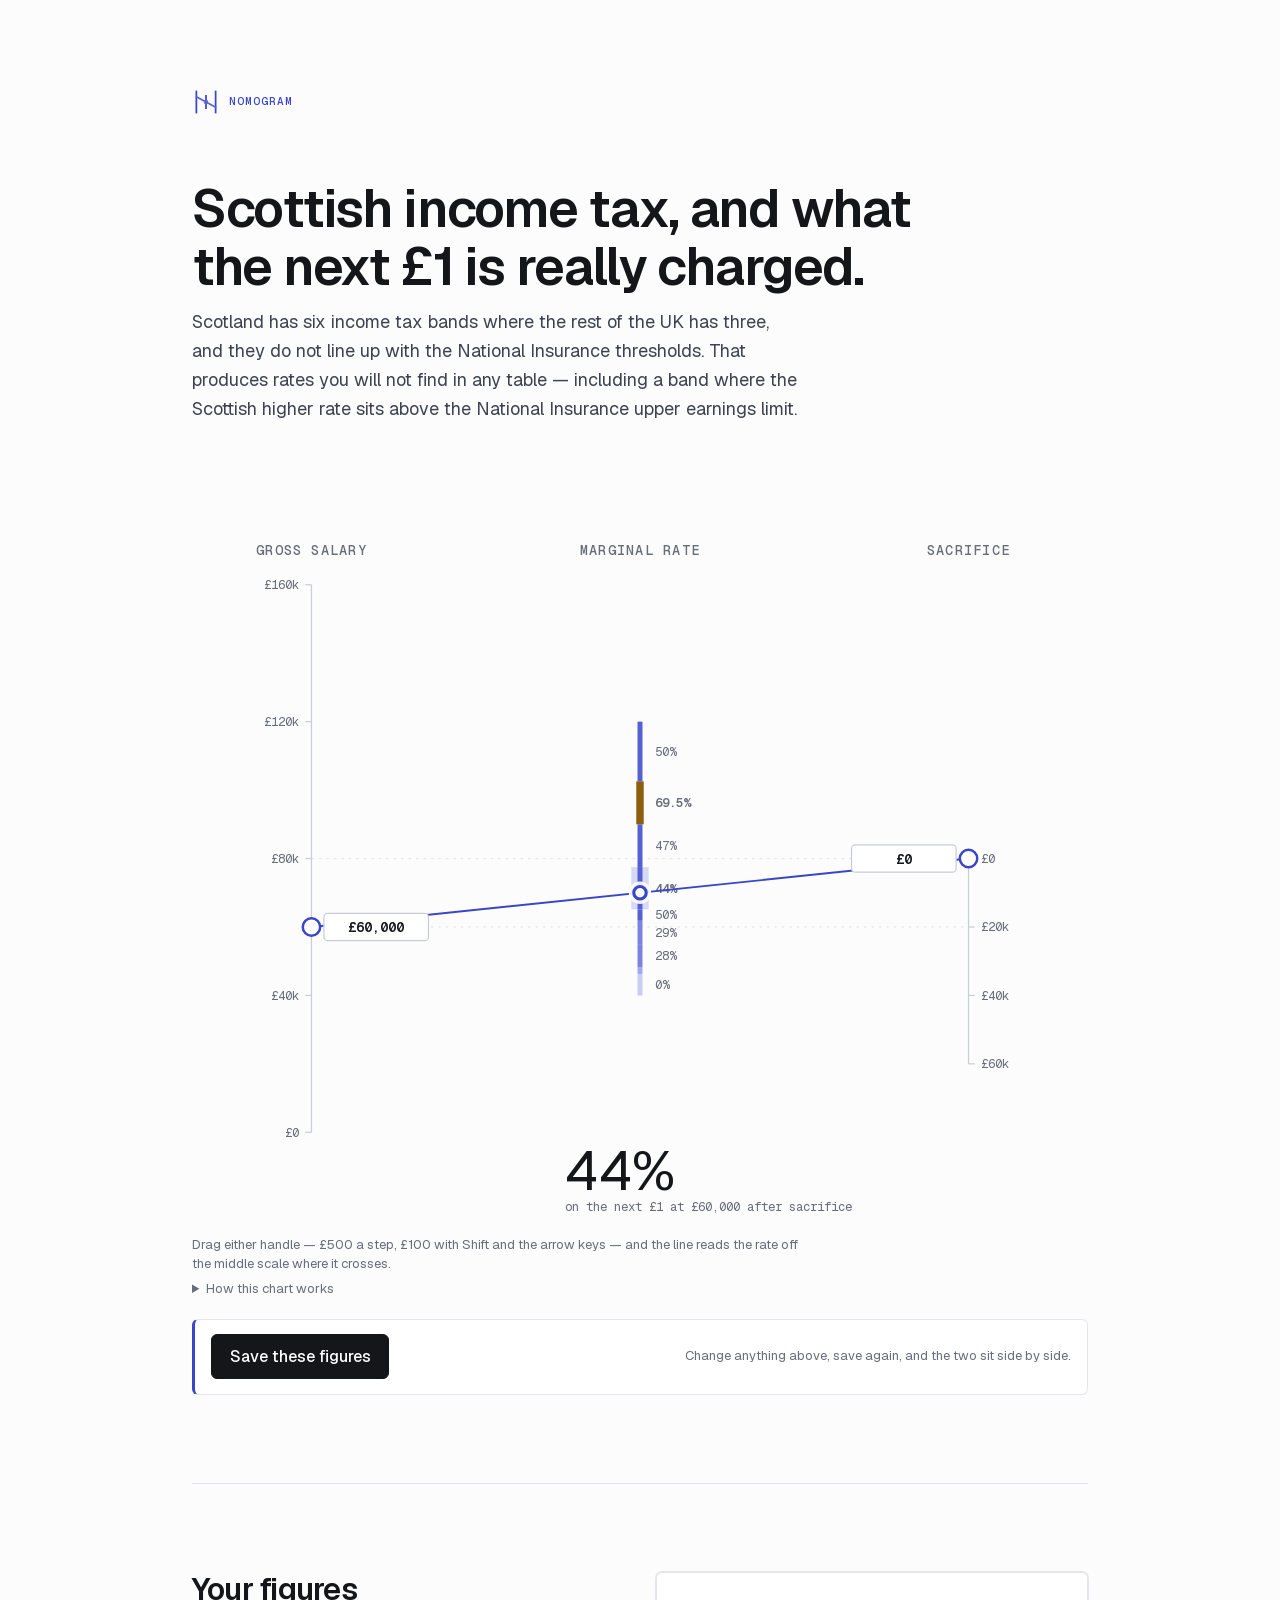
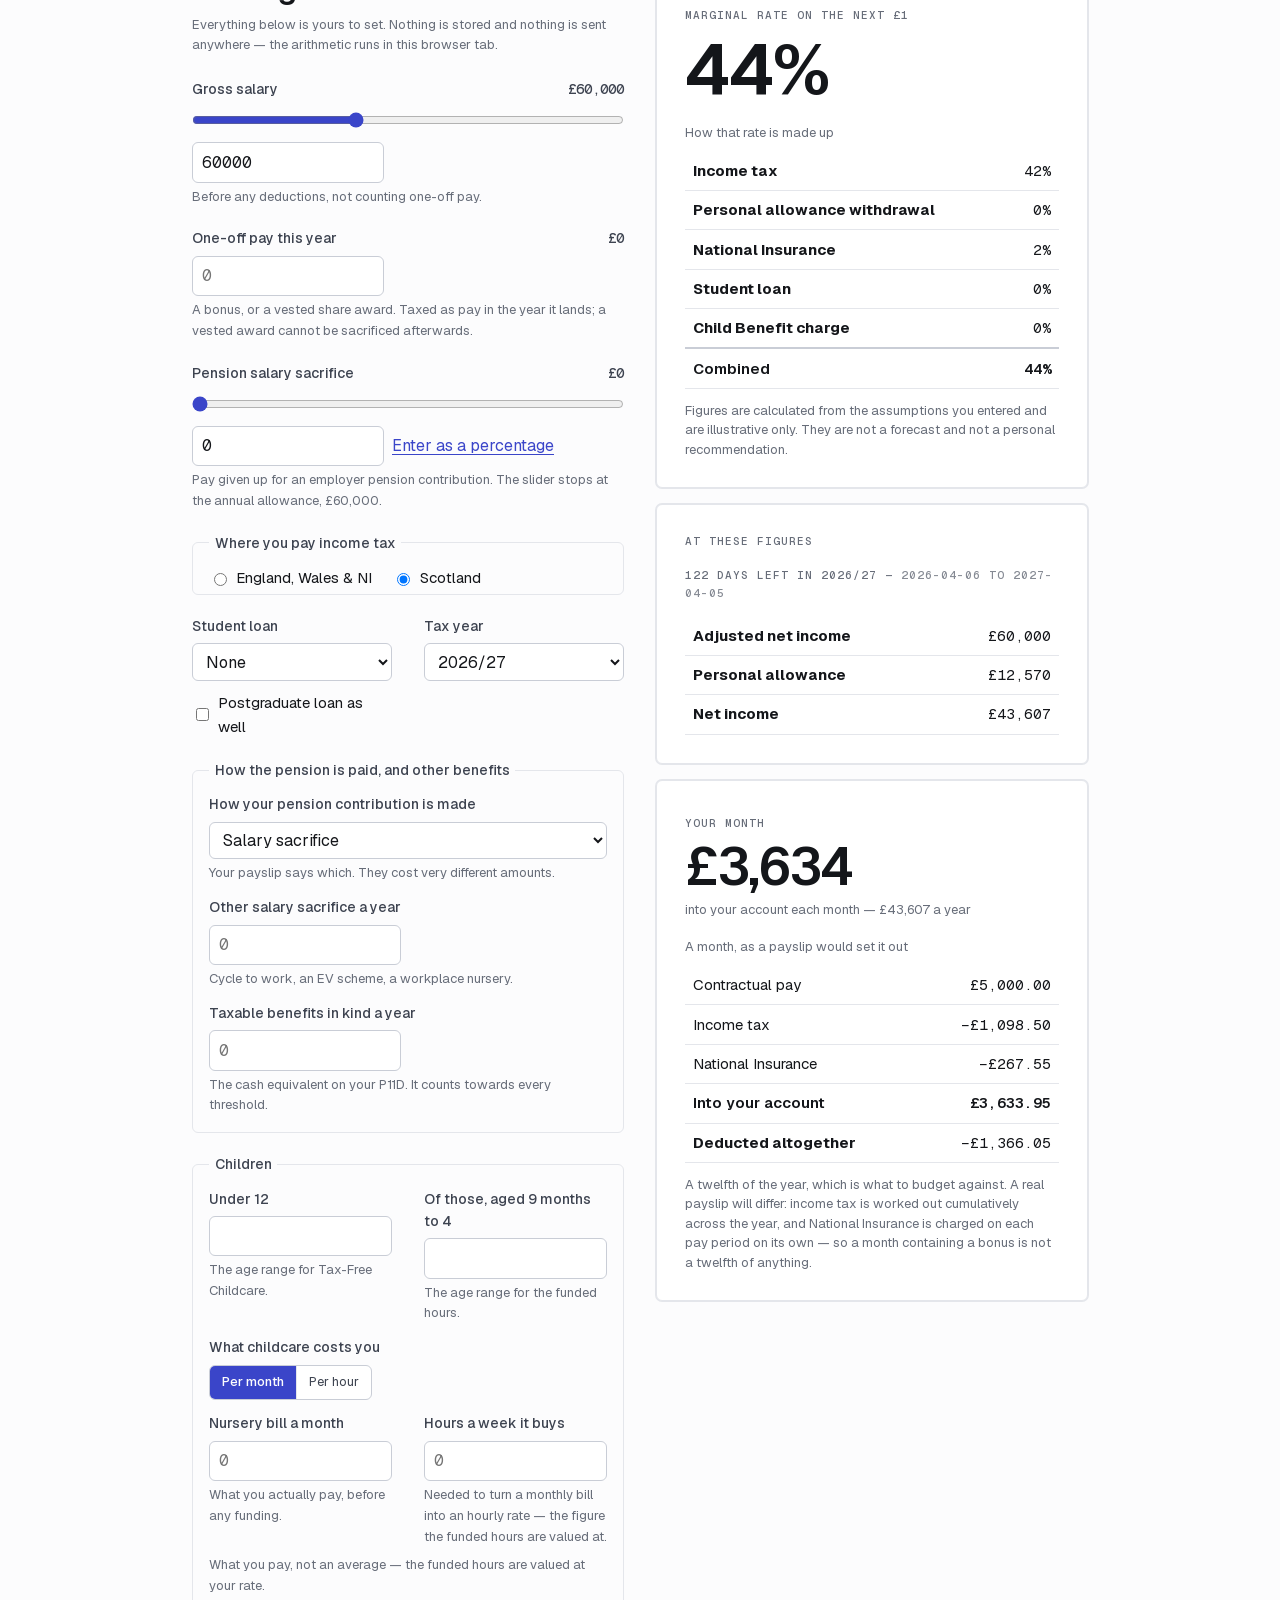
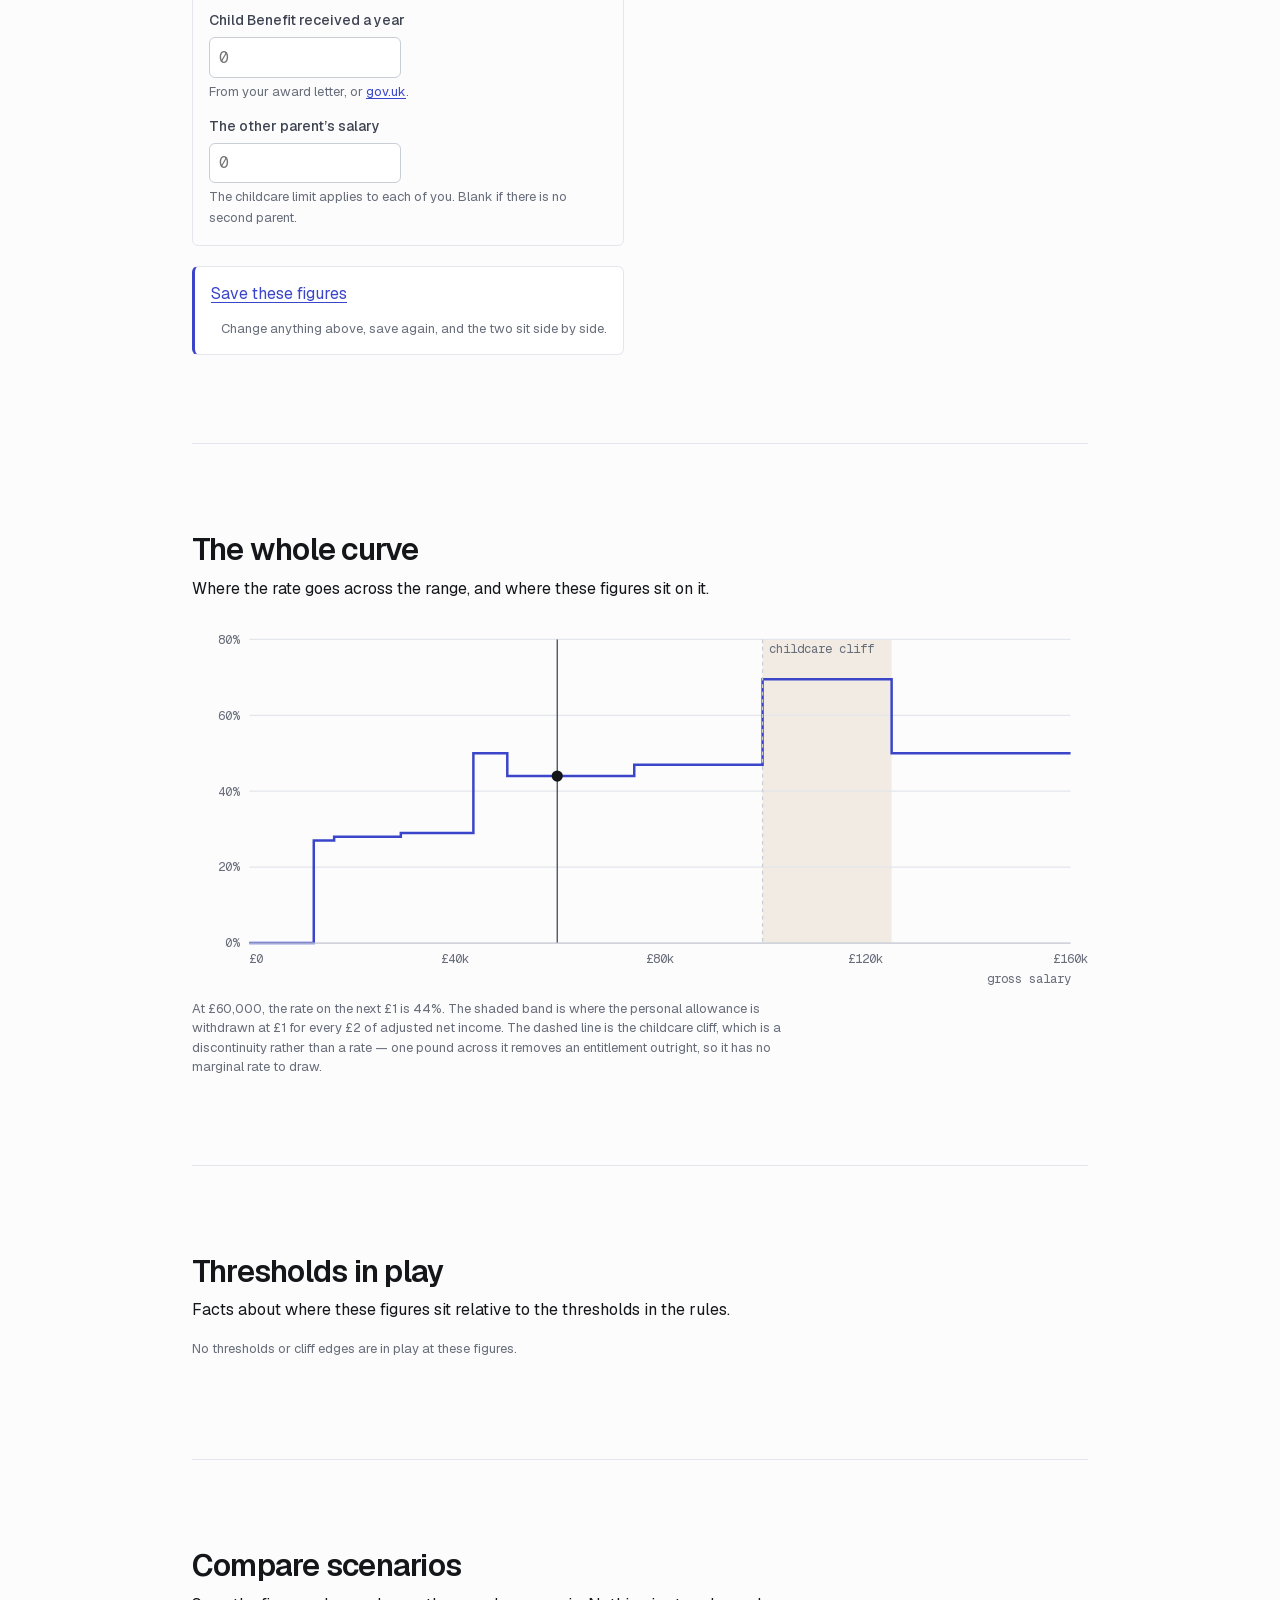
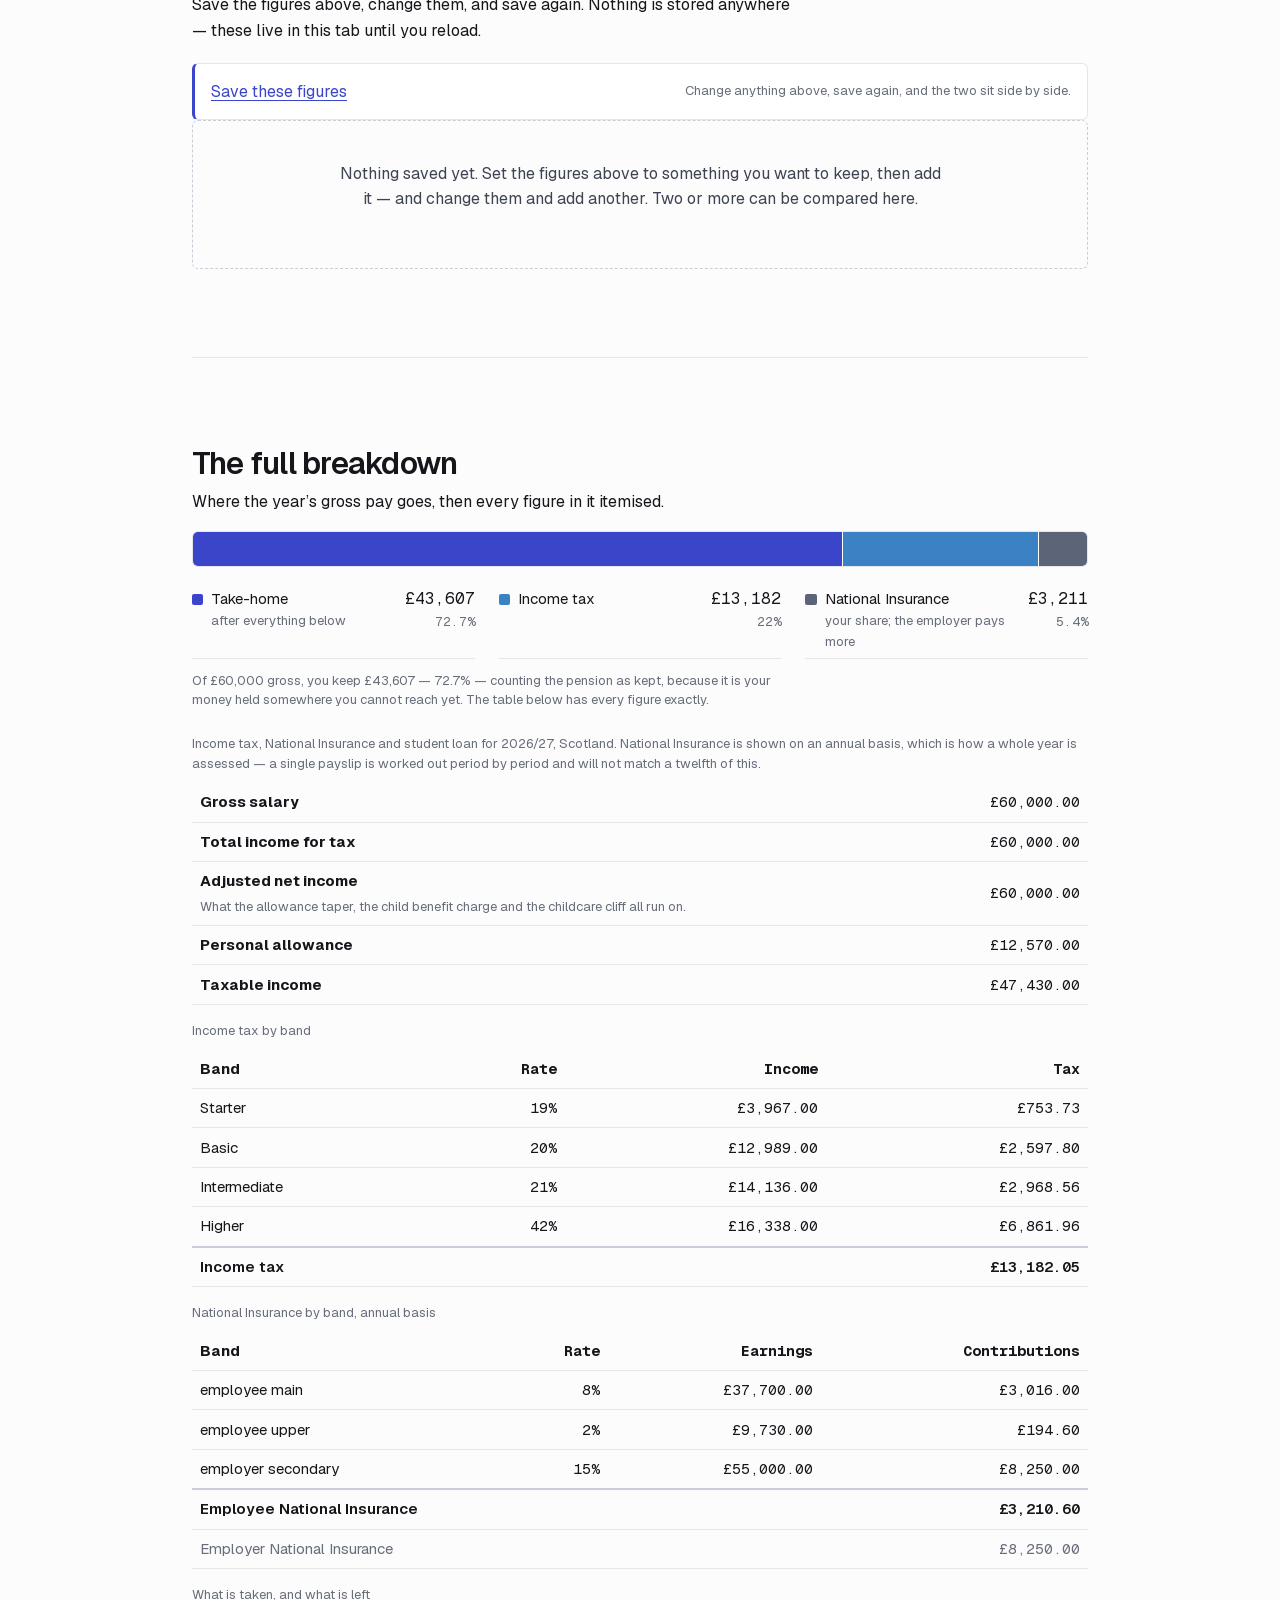
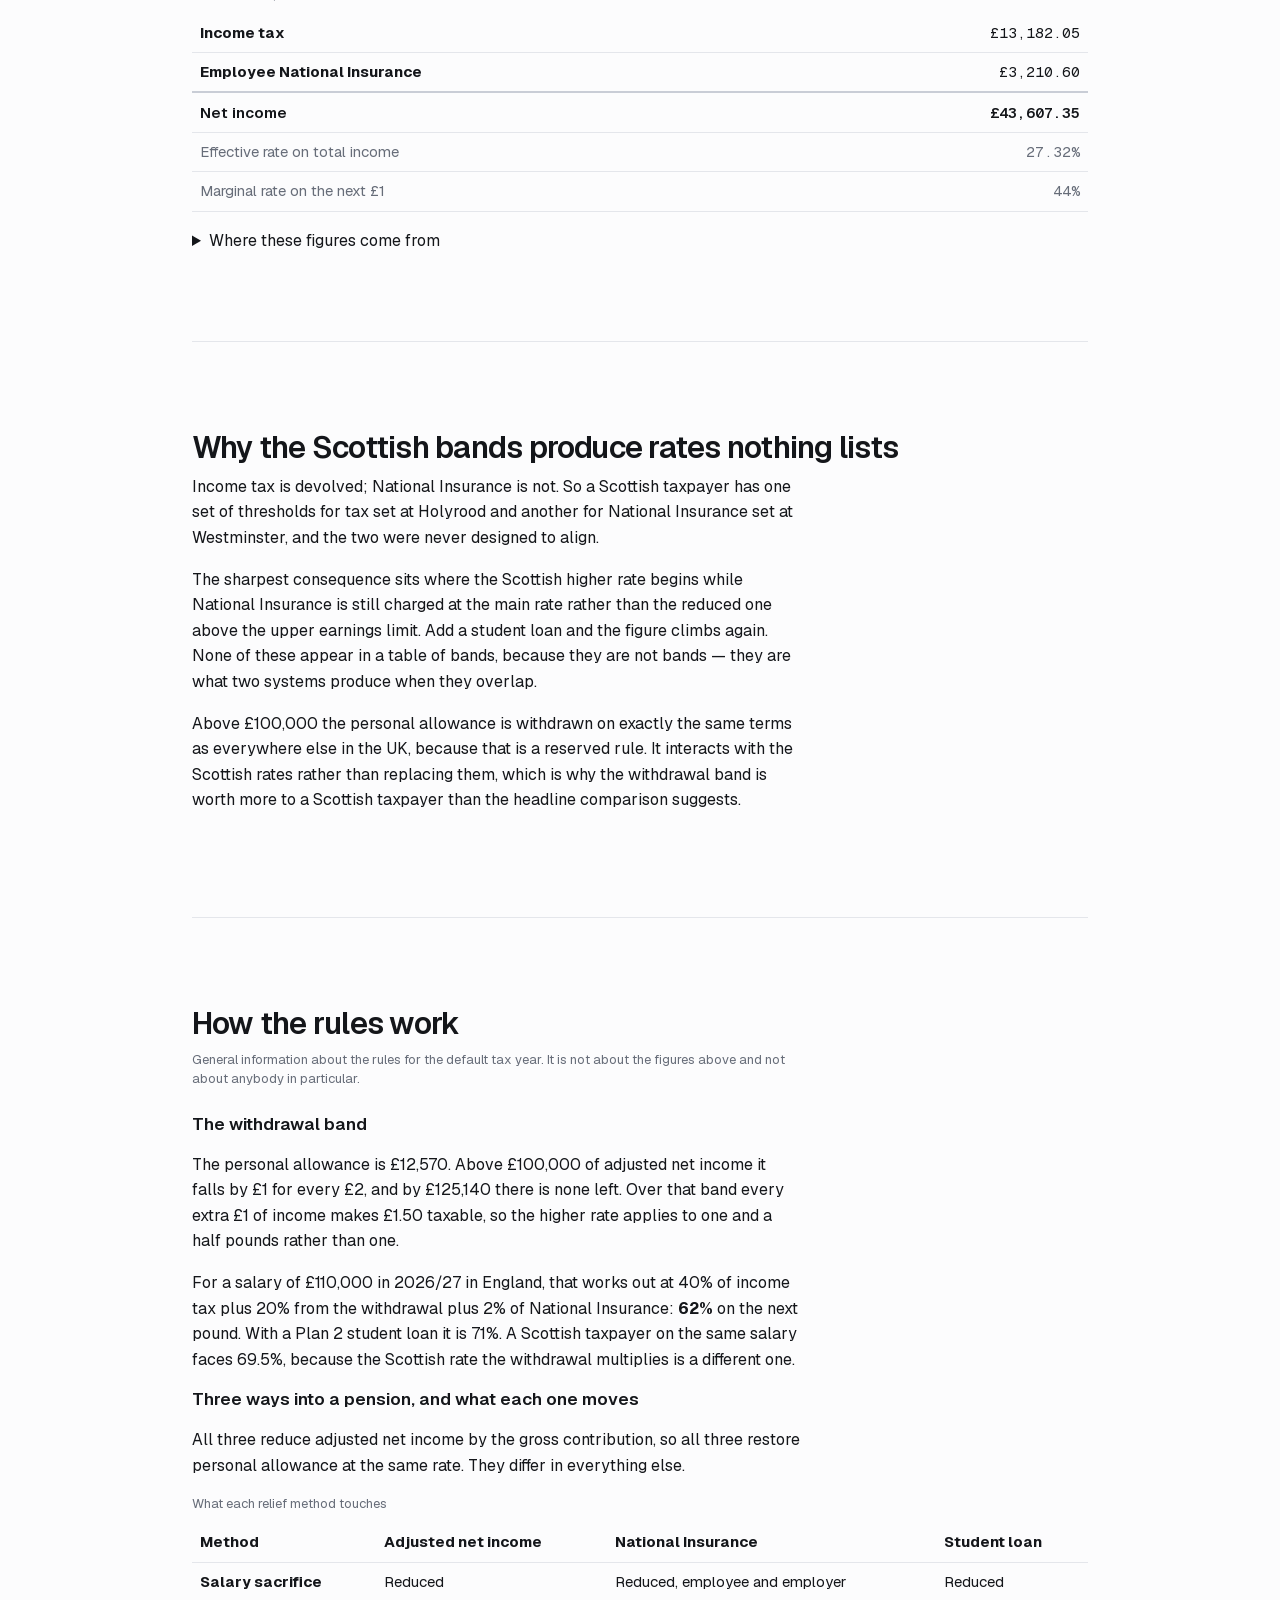
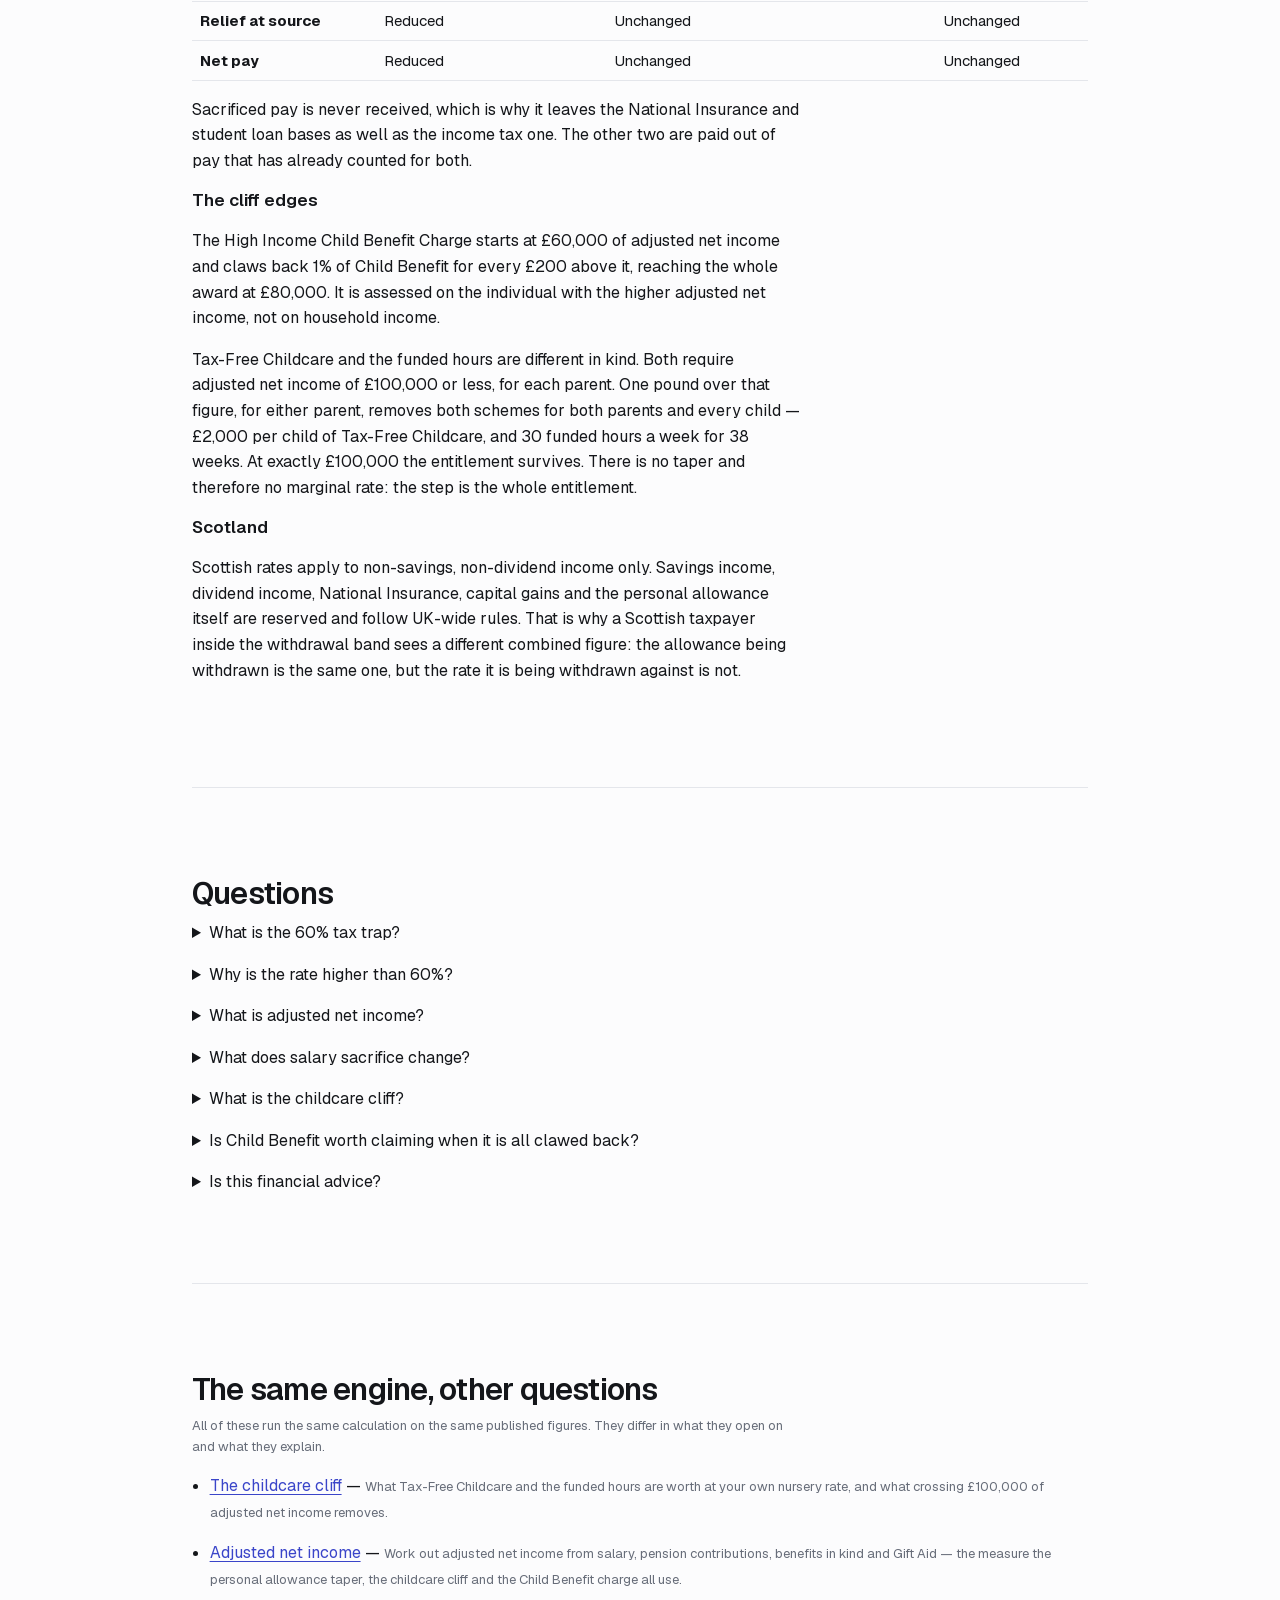
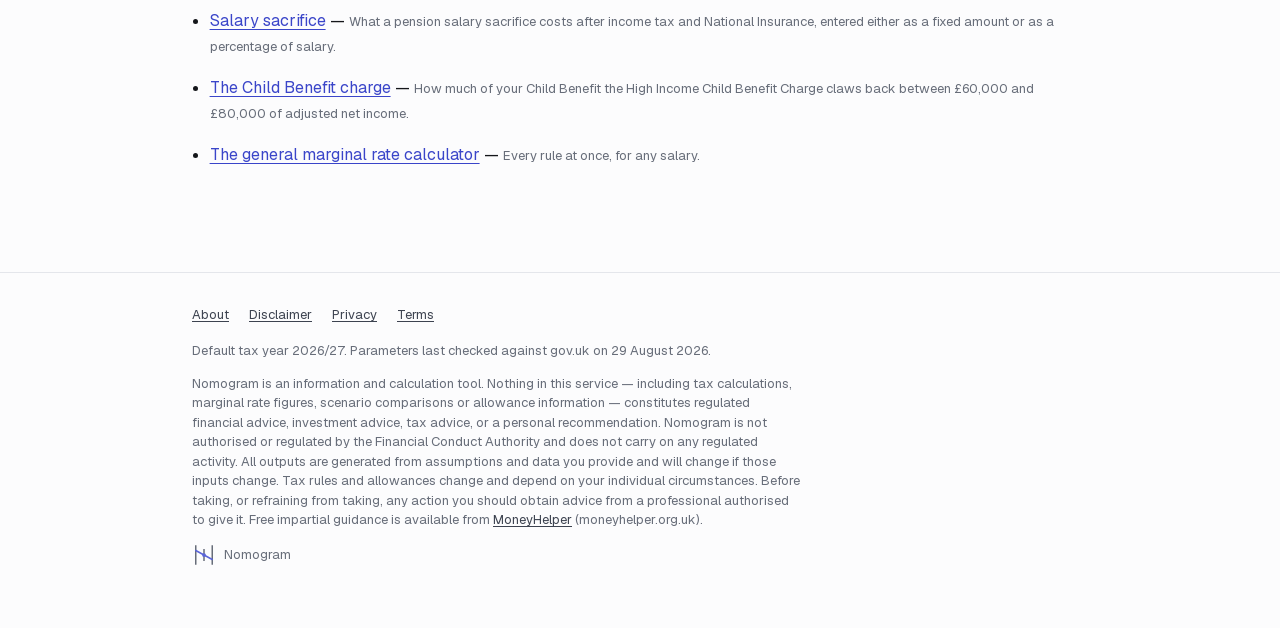
<file: scottish-income-tax-calculator/index.html>
<!DOCTYPE html><!--h3QHPzlYA_Q6RnRgROIUD--><html lang="en-GB" class="__variable_8eaea4 __variable_8c25df" style="--font-display:var(--font-sans-loaded), ui-sans-serif, system-ui, sans-serif;--font-sans:var(--font-sans-loaded), ui-sans-serif, system-ui, sans-serif;--font-mono:var(--font-mono-loaded), ui-monospace, Menlo, monospace"><head><meta charSet="utf-8"/><meta name="viewport" content="width=device-width, initial-scale=1"/><link rel="preload" href="/_next/static/media/22a5144ee8d83bca-s.p.woff2" as="font" crossorigin="" type="font/woff2"/><link rel="preload" href="/_next/static/media/7d4881bb7e1bf84d-s.p.woff2" as="font" crossorigin="" type="font/woff2"/><link rel="stylesheet" href="/_next/static/css/2e6db07599fcc16e.css" data-precedence="next"/><link rel="preload" as="script" fetchPriority="low" href="/_next/static/chunks/webpack-195b369c034ba6aa.js"/><script src="/_next/static/chunks/c5c04770-f5ee545c45f72629.js" async=""></script><script src="/_next/static/chunks/489-721d8b015c2c4524.js" async=""></script><script src="/_next/static/chunks/main-app-4010323440d5b3e1.js" async=""></script><script src="/_next/static/chunks/103-1f6cc3c786203286.js" async=""></script><script src="/_next/static/chunks/app/layout-7a48837bea24d53b.js" async=""></script><script src="/_next/static/chunks/272-7167d7a7893c14c4.js" async=""></script><script src="/_next/static/chunks/app/scottish-income-tax-calculator/page-2f7ab5fafeafe3d9.js" async=""></script><meta name="next-size-adjust" content=""/><title>Scottish income tax calculator — all six bands, and where they meet National Insurance | Nomogram</title><meta name="description" content="Marginal rate for a Scottish taxpayer across all six bands, including where the higher rate meets the National Insurance upper earnings limit."/><meta name="application-name" content="Nomogram"/><meta name="keywords" content="60% tax trap,£100k tax calculator,marginal tax rate calculator UK,personal allowance taper,salary sacrifice calculator,childcare cliff £100,000,Scottish income tax calculator"/><meta name="robots" content="index, follow"/><link rel="canonical" href="https://nomogram.uk/scottish-income-tax-calculator/"/><meta property="og:title" content="Nomogram — your financial position, priced daily"/><meta property="og:description" content="Holdings valued at each close, every UK tax rule that applies to you, and a projection to the year you stop. Free marginal rate calculator included."/><meta property="og:site_name" content="Nomogram"/><meta property="og:locale" content="en_GB"/><meta property="og:image:alt" content="The marginal rate on the next £1 of UK salary, from £0 to £160,000, with the band where the personal allowance is withdrawn picked out."/><meta property="og:image:type" content="image/png"/><meta property="og:image" content="https://nomogram.uk/opengraph-image?9626bb7cdd72bed1"/><meta property="og:image:width" content="1200"/><meta property="og:image:height" content="630"/><meta property="og:type" content="website"/><meta name="twitter:card" content="summary_large_image"/><meta name="twitter:title" content="Nomogram — your financial position, priced daily"/><meta name="twitter:description" content="Every holding priced, every rule applied, calculated on your device."/><meta name="twitter:image:alt" content="The marginal rate on the next £1 of UK salary, from £0 to £160,000, with the band where the personal allowance is withdrawn picked out."/><meta name="twitter:image:type" content="image/png"/><meta name="twitter:image" content="https://nomogram.uk/opengraph-image?9626bb7cdd72bed1"/><meta name="twitter:image:width" content="1200"/><meta name="twitter:image:height" content="630"/><link rel="icon" href="/icon.svg"/><script src="/_next/static/chunks/polyfills-42372ed130431b0a.js" noModule=""></script></head><body><div hidden=""><!--$--><!--/$--></div><a href="#calculator" class="skip-link">Skip to the calculator</a><script type="application/ld+json">{"@context":"https://schema.org","@type":"FAQPage","mainEntity":[{"@type":"Question","name":"What is the 60% tax trap?","acceptedAnswer":{"@type":"Answer","text":"It is the effect of the personal allowance being withdrawn. Above a threshold of adjusted net income, the allowance falls by £1 for every £2 earned. That makes £1.50 of every extra £1 taxable, so income taxed at the higher rate is charged at one and a half times that rate over the band."}},{"@type":"Question","name":"Why is the rate higher than 60%?","acceptedAnswer":{"@type":"Answer","text":"National Insurance is charged on top, at the rate that applies above the upper earnings limit. A student loan adds its own percentage. The combined figure is what actually comes out of the next pound."}},{"@type":"Question","name":"What is adjusted net income?","acceptedAnswer":{"@type":"Answer","text":"Total income less reliefs, less gross relief-at-source pension contributions, less gross Gift Aid donations. It is the measure the personal allowance withdrawal, the High Income Child Benefit Charge and the childcare cliff all run on. It is not the same as salary, and it is not the same as taxable income."}},{"@type":"Question","name":"What does salary sacrifice change?","acceptedAnswer":{"@type":"Answer","text":"Sacrificed pay is never received, so it is not in adjusted net income, not in taxable pay, and not in earnings for National Insurance or student loan purposes. Relief-at-source and net-pay pension contributions reduce adjusted net income too, but leave National Insurance and student loan repayments alone."}},{"@type":"Question","name":"What is the childcare cliff?","acceptedAnswer":{"@type":"Answer","text":"Tax-Free Childcare and the funded hours both require adjusted net income at or below a threshold, for each parent. One pound over, for either parent, removes both schemes for both parents and all children. It is a discontinuity rather than a taper, so it has no marginal rate."}},{"@type":"Question","name":"Is Child Benefit worth claiming when it is all clawed back?","acceptedAnswer":{"@type":"Answer","text":"A full clawback makes the award and the charge cancel out in money terms. Claiming still does two things the charge does not touch: the claimant receives National Insurance credits that count towards the State Pension for years spent caring rather than earning, and the child is issued a National Insurance number automatically before turning 16. A claim can also be made with payments opted out, which keeps both effects with no charge to repay."}},{"@type":"Question","name":"Is this financial advice?","acceptedAnswer":{"@type":"Answer","text":"No. Nomogram is an information and calculation tool. It computes what a set of figures produces under the rules for a tax year. It is not authorised or regulated by the Financial Conduct Authority and it does not make personal recommendations."}}]}</script><main class="shell"><header class="section" style="padding-bottom:0"><p class="eyebrow" style="display:flex;align-items:center;gap:0.55rem;margin-bottom:clamp(2.5rem, 7vw, 4rem)"><a href="/" style="display:flex;align-items:center;gap:0.55rem;text-decoration:none"><svg width="28" height="28" viewBox="0 0 32 32" fill="none" role="presentation" aria-hidden="true"><line x1="5" y1="4" x2="5" y2="28" stroke="currentColor" stroke-width="2" stroke-linecap="square"></line><line x1="16" y1="9" x2="16" y2="23" stroke="currentColor" stroke-width="2" stroke-linecap="square"></line><line x1="27" y1="4" x2="27" y2="28" stroke="currentColor" stroke-width="2" stroke-linecap="square"></line><line x1="5" y1="10" x2="27" y2="22" stroke="var(--green-2)" stroke-width="2" stroke-linecap="round"></line><circle cx="16" cy="16" r="2.5" fill="var(--green-2)"></circle></svg> Nomogram</a></p><h1>Scottish income tax, and what the next £1 is really charged.</h1><p style="font-size:1.125rem;color:var(--ink-2);margin-top:0.75rem">Scotland has six income tax bands where the rest of the UK has three, and they do not line up with the National Insurance thresholds. That produces rates you will not find in any table — including a band where the Scottish higher rate sits above the National Insurance upper earnings limit.</p></header><section class="section" aria-label="Marginal rate nomogram"><figure style="margin:0"><div class="chart-scroll"><svg viewBox="0 0 720 560" role="img" aria-labelledby="nomogram-title nomogram-desc" style="touch-action:none;width:100%"><title id="nomogram-title">Marginal rate nomogram for 2026/27</title><desc id="nomogram-desc">A straightedge laid from £60,000 of gross salary on the left scale, through £0 of salary sacrifice on the right scale, crosses the middle scale at £60,000 of income after sacrifice, where the marginal rate is 44%.</desc><text x="96" y="20" class="eyebrow" text-anchor="middle" fill="currentColor">GROSS SALARY</text><text x="360" y="20" class="eyebrow" text-anchor="middle" fill="currentColor">MARGINAL RATE</text><text x="624" y="20" class="eyebrow" text-anchor="middle" fill="currentColor">SACRIFICE</text><line x1="96" y1="319" x2="624" y2="319" stroke="var(--line)" stroke-width="1" stroke-dasharray="2 4"></line><line x1="96" y1="264" x2="624" y2="264" stroke="var(--line)" stroke-width="1" stroke-dasharray="2 4"></line><line x1="96" y1="44" x2="96" y2="484" class="scale-rule"></line><g><line x1="91" y1="484" x2="96" y2="484" class="tick"></line><text x="86" y="487.5" class="tick-label" text-anchor="end">£0</text></g><g><line x1="91" y1="374" x2="96" y2="374" class="tick"></line><text x="86" y="377.5" class="tick-label" text-anchor="end">£40k</text></g><g><line x1="91" y1="264" x2="96" y2="264" class="tick"></line><text x="86" y="267.5" class="tick-label" text-anchor="end">£80k</text></g><g><line x1="91" y1="154" x2="96" y2="154" class="tick"></line><text x="86" y="157.5" class="tick-label" text-anchor="end">£120k</text></g><g><line x1="91" y1="44" x2="96" y2="44" class="tick"></line><text x="86" y="47.5" class="tick-label" text-anchor="end">£160k</text></g><line x1="360" y1="154" x2="360" y2="374" class="scale-rule"></line><g><line x1="360" y1="356.71625" x2="360" y2="374" stroke="var(--seq-1)" stroke-width="4" stroke-linecap="butt"></line><text x="372" y="368.858125" class="tick-label" font-weight="400">0%</text></g><g><line x1="360" y1="351.261625" x2="360" y2="356.71625" stroke="var(--seq-2)" stroke-width="4" stroke-linecap="butt"></line></g><g><line x1="360" y1="333.40175" x2="360" y2="351.261625" stroke="var(--seq-3)" stroke-width="4" stroke-linecap="butt"></line><text x="372" y="345.8316875" class="tick-label" font-weight="400">28%</text></g><g><line x1="360" y1="313.96475" x2="360" y2="333.40175" stroke="var(--seq-3)" stroke-width="4" stroke-linecap="butt"></line><text x="372" y="327.18325" class="tick-label" font-weight="400">29%</text></g><g><line x1="360" y1="304.87874999999997" x2="360" y2="313.96475" stroke="var(--seq-4)" stroke-width="4" stroke-linecap="butt"></line><text x="372" y="312.92175" class="tick-label" font-weight="400">50%</text></g><g><line x1="360" y1="270.875" x2="360" y2="304.87874999999997" stroke="var(--seq-4)" stroke-width="14" stroke-linecap="butt" opacity="0.22"></line><line x1="360" y1="270.875" x2="360" y2="304.87874999999997" stroke="var(--seq-4)" stroke-width="4" stroke-linecap="butt"></line><text x="372" y="291.376875" class="tick-label" font-weight="600">44%</text></g><g><line x1="360" y1="236.5" x2="360" y2="270.875" stroke="var(--seq-4)" stroke-width="4" stroke-linecap="butt"></line><text x="372" y="257.1875" class="tick-label" font-weight="400">47%</text></g><g><line x1="360" y1="201.9325" x2="360" y2="236.5" stroke="var(--ochre)" stroke-width="6" stroke-linecap="butt"></line><text x="372" y="222.71625" class="tick-label" font-weight="600">69.5%</text></g><g><line x1="360" y1="154" x2="360" y2="201.9325" stroke="var(--seq-4)" stroke-width="4" stroke-linecap="butt"></line><text x="372" y="181.46625" class="tick-label" font-weight="400">50%</text></g><line x1="624" y1="264" x2="624" y2="429" class="scale-rule"></line><g><line x1="624" y1="264" x2="629" y2="264" class="tick"></line><text x="634" y="267.5" class="tick-label">£0</text></g><g><line x1="624" y1="319" x2="629" y2="319" class="tick"></line><text x="634" y="322.5" class="tick-label">£20k</text></g><g><line x1="624" y1="374" x2="629" y2="374" class="tick"></line><text x="634" y="377.5" class="tick-label">£40k</text></g><g><line x1="624" y1="429" x2="629" y2="429" class="tick"></line><text x="634" y="432.5" class="tick-label">£60k</text></g><line x1="96" y1="319" x2="624" y2="264" class="index-line"></line><circle cx="360" cy="291.5" r="9" fill="var(--ground)" opacity="0.9"></circle><circle cx="360" cy="291.5" r="5" fill="var(--ground)" stroke="var(--green)" stroke-width="2.5"></circle><text x="300" y="530" text-anchor="start" font-family="var(--font-display)" font-size="44" fill="var(--ink)">44%</text><text x="300" y="547" text-anchor="start" class="tick-label">on the next £1 at £60,000 after sacrifice</text><g role="slider" tabindex="0" aria-label="Gross salary" aria-valuemin="0" aria-valuemax="160000" aria-valuenow="60000" aria-valuetext="£60,000" class="handle"><circle cx="96" cy="319" r="11" fill="transparent" stroke="none"></circle><circle cx="96" cy="319" r="7" fill="var(--surface)" stroke="var(--green)" stroke-width="2"></circle></g><g role="slider" tabindex="0" aria-label="Pension salary sacrifice" aria-valuemin="0" aria-valuemax="60000" aria-valuenow="0" aria-valuetext="£0" class="handle"><circle cx="624" cy="264" r="11" fill="transparent" stroke="none"></circle><circle cx="624" cy="264" r="7" fill="var(--surface)" stroke="var(--green)" stroke-width="2"></circle></g><g class="handle-value" aria-hidden="true"><rect x="106" y="308" width="84" height="22" rx="3" fill="var(--surface)" stroke="var(--line-2)"></rect><text x="148" y="323" text-anchor="middle" class="handle-value-text">£60,000</text></g><g class="handle-value" aria-hidden="true"><rect x="530" y="253" width="84" height="22" rx="3" fill="var(--surface)" stroke="var(--line-2)"></rect><text x="572" y="268" text-anchor="middle" class="handle-value-text">£0</text></g></svg></div><figcaption class="disclaimer" style="margin-top:0.5rem">Drag either handle — £500 a step, £100 with Shift and the arrow keys — and the line reads the rate off the middle scale where it crosses.<!-- --> <!-- --> <details style="margin-top:0.35rem"><summary>How this chart works</summary><span style="display:block;margin-top:0.35rem">The middle scale is graduated in income after the contribution. With a fixed <em>sacrifice</em>, the next £1 of salary raises adjusted net income, National-Insurance-able pay and student loan earnings by the same £1, so one scale answers for every salary-and-sacrifice pair and it can read the combined rate.<!-- --> A straight line between two points crosses at their midpoint, so the middle scale is drawn at half the spacing of the outer two. The identity holds for a fixed-amount sacrifice; a percentage is converted before it is drawn.</span></details></figcaption></figure><div class="actions"><button type="button" class="button">Save these figures</button><span class="actions-count">Change anything above, save again, and the two sit side by side.</span></div></section><section class="section" id="figures" aria-labelledby="inputs-heading"><div class="grid-2"><div><h2 id="inputs-heading">Your figures</h2><p class="disclaimer" style="margin-bottom:1.5rem">Everything below is yours to set. Nothing is stored and nothing is sent anywhere — the arithmetic runs in this browser tab.</p><form><div><div class="field"><label class="field-label" for="salary"><span>Gross salary</span><span class="figure">£60,000</span></label><input id="salary" type="range" min="0" max="16000000" step="25000" aria-describedby="salary-hint" value="6000000"/><input type="number" inputMode="numeric" min="0" step="100" aria-label="Gross salary in pounds" style="margin-top:0.4rem" value="60000"/><span class="field-hint" id="salary-hint">Before any deductions, not counting one-off pay.</span></div><div class="field"><label class="field-label" for="one-off"><span>One-off pay this year</span><span class="figure">£0</span></label><input id="one-off" type="number" inputMode="numeric" min="0" step="100" placeholder="0" aria-describedby="one-off-hint" value=""/><span class="field-hint" id="one-off-hint">A bonus, or a vested share award. Taxed as pay in the year it lands; a vested award cannot be sacrificed afterwards.</span></div><div class="field"><label class="field-label" for="sacrifice"><span>Pension salary sacrifice</span><span class="figure">£0</span></label><input id="sacrifice" type="range" min="0" max="6000000" step="25000" aria-describedby="sacrifice-hint" value="0"/><div style="display:flex;gap:0.5rem;margin-top:0.4rem;flex-wrap:wrap"><input type="number" inputMode="numeric" min="0" step="100" aria-label="Pension salary sacrifice in pounds" style="flex:1 1 8rem" value="0"/><button type="button" class="link-button">Enter as a percentage</button></div><span class="field-hint" id="sacrifice-hint">Pay given up for an employer pension contribution. The slider stops at the annual allowance, <!-- -->£60,000<!-- -->.</span></div><fieldset><legend>Where you pay income tax</legend><div class="choice"><label><input type="radio" name="jurisdiction" value="england-wales-ni"/>England, Wales &amp; NI</label><label><input type="radio" name="jurisdiction" checked="" value="scotland"/>Scotland</label></div></fieldset><div class="grid-2"><div class="field"><label class="field-label" for="loan"><span>Student loan</span></label><select id="loan"><option value="none" selected="">None</option><option value="plan1">Plan 1</option><option value="plan2">Plan 2</option><option value="plan4">Plan 4 (Scotland)</option><option value="plan5">Plan 5</option></select><label style="display:inline-flex;align-items:center;gap:0.4rem;margin-top:0.6rem;font-size:0.9375rem"><input type="checkbox"/>Postgraduate loan as well</label></div><div class="field"><label class="field-label" for="year"><span>Tax year</span></label><select id="year"><option value="2026-27" selected="">2026/27</option><option value="2027-28">2027/28<!-- --> — announced</option><option value="2028-29">2028/29<!-- --> — announced</option><option value="2029-30">2029/30<!-- --> — announced</option></select></div></div><fieldset><legend>How the pension is paid, and other benefits</legend><div class="field" style="margin-bottom:0.75rem"><label class="field-label" for="relief-method"><span>How your pension contribution is made</span></label><select id="relief-method"><option value="salary-sacrifice" selected="">Salary sacrifice</option><option value="net-pay">Net pay arrangement</option><option value="relief-at-source">Relief at source</option></select><span class="field-hint">Your payslip says which. They cost very different amounts.</span></div><div class="field" style="margin-bottom:0.75rem"><label class="field-label" for="other-sac"><span>Other salary sacrifice a year</span></label><input id="other-sac" type="number" min="0" step="100" placeholder="0" value=""/><span class="field-hint">Cycle to work, an EV scheme, a workplace nursery.</span></div><div class="field" style="margin-bottom:0.75rem"><label class="field-label" for="bik"><span>Taxable benefits in kind a year</span></label><input id="bik" type="number" min="0" step="100" placeholder="0" value=""/><span class="field-hint">The cash equivalent on your P11D. It counts towards every threshold.</span></div></fieldset><fieldset><legend>Children</legend><div class="grid-2"><div class="field" style="margin-bottom:0.75rem"><label class="field-label" for="children"><span>Under 12</span></label><input id="children" type="number" min="0" max="12" value=""/><span class="field-hint">The age range for Tax-Free Childcare.</span></div><div class="field" style="margin-bottom:0.75rem"><label class="field-label" for="funded"><span>Of those, aged 9 months to 4</span></label><input id="funded" type="number" min="0" max="0" value=""/><span class="field-hint">The age range for the funded hours.</span></div></div><div class="field" style="margin-bottom:0.75rem"><span class="field-label"><span>What childcare costs you</span></span><div class="segmented" role="group" aria-label="How to enter childcare cost"><button type="button" aria-pressed="true">Per month</button><button type="button" aria-pressed="false">Per hour</button></div></div><div class="grid-2"><div class="field" style="margin-bottom:0.75rem"><label class="field-label" for="nursery-month"><span>Nursery bill a month</span></label><input id="nursery-month" type="number" min="0" step="10" placeholder="0" value=""/><span class="field-hint">What you actually pay, before any funding.</span></div><div class="field" style="margin-bottom:0.75rem"><label class="field-label" for="nursery-hours"><span>Hours a week it buys</span></label><input id="nursery-hours" type="number" min="0" max="80" step="1" placeholder="0" value=""/><span class="field-hint">Needed to turn a monthly bill into an hourly rate — the figure the funded hours are valued at.</span></div></div><p class="field-hint" style="margin-top:-0.25rem;margin-bottom:0.75rem">What you pay, not an average — the funded hours are valued at your rate.</p><div class="field" style="margin-bottom:0.75rem"><label class="field-label" for="cb"><span>Child Benefit received a year</span></label><input id="cb" type="number" min="0" step="1" placeholder="0" value=""/><span class="field-hint">From your award letter, or<!-- --> <a href="https://www.gov.uk/child-benefit-rates" rel="noreferrer">gov.uk</a>.</span></div><div class="field" style="margin-bottom:0.75rem"><label class="field-label" for="partner"><span>The other parent’s salary</span></label><input id="partner" type="number" min="0" step="1000" placeholder="0" value=""/><span class="field-hint">The childcare limit applies to each of you. Blank if there is no second parent.</span></div></fieldset></div></form><div class="actions"><button type="button" class="link-button">Save these figures</button><span class="actions-count">Change anything above, save again, and the two sit side by side.</span></div></div><div class="stack"><div class="card"><span class="eyebrow" id="rate-heading">Marginal rate on the next £1</span><output class="display" for="salary sacrifice" style="display:block;font-size:clamp(3rem, 9vw, 4.5rem);margin:0.25rem 0 0.75rem">44%</output><table><caption>How that rate is made up</caption><tbody><tr><th scope="row">Income tax</th><td class="figure">42%</td></tr><tr><th scope="row">Personal allowance withdrawal</th><td class="figure">0%</td></tr><tr><th scope="row">National Insurance</th><td class="figure">2%</td></tr><tr><th scope="row">Student loan</th><td class="figure">0%</td></tr><tr><th scope="row">Child Benefit charge</th><td class="figure">0%</td></tr><tr class="total"><td>Combined</td><td class="figure">44%</td></tr></tbody></table><p class="disclaimer" style="margin-top:0.75rem;margin-bottom:0">Figures are calculated from the assumptions you entered and are illustrative only. They are not a forecast and not a personal recommendation.</p></div><div class="card"><div class="card-head"><span class="eyebrow">At these figures</span></div><table><tbody><tr><th scope="row">Adjusted net income</th><td class="figure">£60,000</td></tr><tr><th scope="row">Personal allowance</th><td class="figure">£12,570</td></tr><tr><th scope="row">Net income</th><td class="figure">£43,607</td></tr></tbody></table></div><div class="card"><span class="eyebrow">Your month</span><output class="display" style="display:block;font-size:clamp(2.25rem, 7vw, 3.25rem);margin:0.25rem 0 0.25rem">£3,634</output><p class="field-hint" style="margin-top:0">into your account each month — <!-- -->£43,607<!-- --> a year</p><table style="margin-top:1rem"><caption>A month, as a payslip would set it out</caption><tbody><tr><th scope="row" style="font-weight:400">Contractual pay</th><td class="figure" style="font-weight:400">£5,000.00</td></tr><tr><th scope="row" style="font-weight:400">Income tax</th><td class="figure" style="font-weight:400">−<!-- -->£1,098.50</td></tr><tr><th scope="row" style="font-weight:400">National Insurance</th><td class="figure" style="font-weight:400">−<!-- -->£267.55</td></tr><tr><th scope="row" style="font-weight:600">Into your account</th><td class="figure" style="font-weight:600">£3,633.95</td></tr><tr><th scope="row">Deducted altogether</th><td class="figure">−<!-- -->£1,366.05</td></tr></tbody></table><p class="disclaimer" style="margin-top:0.75rem;margin-bottom:0">A twelfth of the year, which is what to budget against. A real payslip will differ: income tax is worked out cumulatively across the year, and National Insurance is charged on each pay period on its own — so a month containing a bonus is not a twelfth of anything.</p></div></div></div></section><section class="section" aria-labelledby="curve-heading"><h2 id="curve-heading">The whole curve</h2><p>Where the rate goes across the range, and where these figures sit on it.</p><figure style="margin:0"><div class="chart-scroll"><svg viewBox="0 0 720 300" role="img" aria-labelledby="curve-title curve-desc"><title id="curve-title">Marginal rate on the next £1 of gross salary</title><desc id="curve-desc">A step chart from £0 to £160k of gross salary. The shaded band between £100,000 and £125,140 of adjusted net income is where the personal allowance is withdrawn. The current position is £60,000, where the marginal rate is 44%.</desc><rect x="458.5" y="18" width="103.70249999999999" height="244" fill="var(--ochre-wash)"></rect><g><line x1="46" y1="262" x2="706" y2="262" stroke="var(--line)" stroke-width="1"></line><text x="38" y="265.5" class="tick-label" text-anchor="end">0%</text></g><g><line x1="46" y1="201" x2="706" y2="201" stroke="var(--line)" stroke-width="1"></line><text x="38" y="204.5" class="tick-label" text-anchor="end">20%</text></g><g><line x1="46" y1="140" x2="706" y2="140" stroke="var(--line)" stroke-width="1"></line><text x="38" y="143.5" class="tick-label" text-anchor="end">40%</text></g><g><line x1="46" y1="79.00000000000003" x2="706" y2="79.00000000000003" stroke="var(--line)" stroke-width="1"></line><text x="38" y="82.50000000000003" class="tick-label" text-anchor="end">60%</text></g><g><line x1="46" y1="18" x2="706" y2="18" stroke="var(--line)" stroke-width="1"></line><text x="38" y="21.5" class="tick-label" text-anchor="end">80%</text></g><text x="46" y="278" class="tick-label" text-anchor="start">£0</text><text x="211" y="278" class="tick-label" text-anchor="middle">£40k</text><text x="376" y="278" class="tick-label" text-anchor="middle">£80k</text><text x="541" y="278" class="tick-label" text-anchor="middle">£120k</text><text x="706" y="278" class="tick-label" text-anchor="middle">£160k</text><path d="M 46 262 L 97.85125 262 L 97.85125 179.64999999999998 L 114.215125 179.64999999999998 L 114.215125 176.6 L 167.79475 176.6 L 167.79475 173.55 L 226.10575 173.55 L 226.10575 109.5 L 253.36375 109.5 L 253.36375 127.80000000000001 L 355.375 127.80000000000001 L 355.375 118.65000000000003 L 458.5 118.65000000000003 L 458.5 50.025000000000034 L 562.2025 50.025000000000034 L 562.2025 109.5 L 706 109.5" fill="none" stroke="var(--green)" stroke-width="2" stroke-linejoin="miter"></path><g><line x1="458.5" y1="18" x2="458.5" y2="262" stroke="var(--line-2)" stroke-width="1" stroke-dasharray="3 3"></line><text x="463.5" y="29" class="tick-label" fill="var(--muted)">childcare cliff</text></g><g class="position-marker"><line x1="293.5" y1="18" x2="293.5" y2="262" stroke="var(--ink-2)" stroke-width="1"></line><circle cx="293.5" cy="127.80000000000001" r="4.5" fill="var(--ink)"></circle></g><line x1="46" y1="262" x2="706" y2="262" stroke="var(--line-2)"></line><text x="706" y="294" class="tick-label" text-anchor="end">gross salary</text></svg></div><figcaption class="disclaimer" style="margin-top:0.5rem">At £60,000, the rate on the next £1 is 44%.<!-- --> <!-- -->The shaded band is where the personal allowance is withdrawn at £1 for every £2 of adjusted net income. The dashed line is the childcare cliff, which is a discontinuity rather than a rate — one pound across it removes an entitlement outright, so it has no marginal rate to draw.</figcaption></figure></section><section class="section" aria-labelledby="warnings-heading"><h2 id="warnings-heading">Thresholds in play</h2><p>Facts about where these figures sit relative to the thresholds in the rules.</p><p class="disclaimer">No thresholds or cliff edges are in play at these figures.</p></section><section class="section" aria-labelledby="compare-heading"><h2 id="compare-heading">Compare scenarios</h2><p style="max-width:var(--measure)">Save the figures above, change them, and save again. Nothing is stored anywhere — these live in this tab until you reload.</p><div class="actions"><button type="button" class="link-button">Save these figures</button><span class="actions-count">Change anything above, save again, and the two sit side by side.</span></div><div class="empty"><p>Nothing saved yet. Set the figures above to something you want to keep, then add it — and change them and add another. Two or more can be compared here.</p></div></section><section class="section" aria-labelledby="breakdown-heading"><h2 id="breakdown-heading">The full breakdown</h2><p>Where the year’s gross pay goes, then every figure in it itemised.</p><figure style="margin:0 0 1.5rem"><div class="where-bar" role="img" aria-label="Of £60,000 gross, £43,607 is kept — £43,607 as pay and £0 into a pension — and £16,393 is deducted."><span class="where-slice" style="width:72.67891666666667%;background:var(--cat-1)" title="Take-home: £43,607"></span><span class="where-slice" style="width:21.970083333333335%;background:var(--cat-7)" title="Income tax: £13,182"></span><span class="where-slice" style="width:5.351%;background:var(--cat-5)" title="National Insurance: £3,211"></span></div><ul class="where-legend"><li><span class="where-swatch" style="background:var(--cat-1)" aria-hidden="true"></span><span class="where-label">Take-home<span class="field-hint">after everything below</span></span><span class="where-figure">£43,607<span class="field-hint">72.7%</span></span></li><li><span class="where-swatch" style="background:var(--cat-7)" aria-hidden="true"></span><span class="where-label">Income tax</span><span class="where-figure">£13,182<span class="field-hint">22%</span></span></li><li><span class="where-swatch" style="background:var(--cat-5)" aria-hidden="true"></span><span class="where-label">National Insurance<span class="field-hint">your share; the employer pays more</span></span><span class="where-figure">£3,211<span class="field-hint">5.4%</span></span></li></ul><figcaption class="disclaimer">Of <!-- -->£60,000<!-- --> gross, you keep <!-- -->£43,607<!-- --> —<!-- --> <!-- -->72.7%<!-- --> — counting the pension as kept, because it is your money held somewhere you cannot reach yet. The table below has every figure exactly.</figcaption></figure><div class="stack"><table><caption>Income tax, National Insurance and student loan for <!-- -->2026/27<!-- -->,<!-- --> <!-- -->Scotland<!-- -->. National Insurance is shown on an annual basis, which is how a whole year is assessed — a single payslip is worked out period by period and will not match a twelfth of this.</caption><tbody><tr><th scope="row">Gross salary</th><td class="figure">£60,000.00</td></tr><tr><th scope="row">Total income for tax</th><td class="figure">£60,000.00</td></tr><tr><th scope="row">Adjusted net income<span class="field-hint">What the allowance taper, the child benefit charge and the childcare cliff all run on.</span></th><td class="figure">£60,000.00</td></tr><tr><th scope="row">Personal allowance</th><td class="figure">£12,570.00</td></tr><tr><th scope="row">Taxable income</th><td class="figure">£47,430.00</td></tr></tbody></table><table><caption>Income tax by band</caption><thead><tr><th scope="col">Band</th><th scope="col" class="figure">Rate</th><th scope="col" class="figure">Income</th><th scope="col" class="figure">Tax</th></tr></thead><tbody><tr><th scope="row" style="text-transform:capitalize;font-weight:400">starter</th><td class="figure">19%</td><td class="figure">£3,967.00</td><td class="figure">£753.73</td></tr><tr><th scope="row" style="text-transform:capitalize;font-weight:400">basic</th><td class="figure">20%</td><td class="figure">£12,989.00</td><td class="figure">£2,597.80</td></tr><tr><th scope="row" style="text-transform:capitalize;font-weight:400">intermediate</th><td class="figure">21%</td><td class="figure">£14,136.00</td><td class="figure">£2,968.56</td></tr><tr><th scope="row" style="text-transform:capitalize;font-weight:400">higher</th><td class="figure">42%</td><td class="figure">£16,338.00</td><td class="figure">£6,861.96</td></tr><tr class="total"><td colSpan="3">Income tax</td><td class="figure">£13,182.05</td></tr></tbody></table><table><caption>National Insurance by band, annual basis</caption><thead><tr><th scope="col">Band</th><th scope="col" class="figure">Rate</th><th scope="col" class="figure">Earnings</th><th scope="col" class="figure">Contributions</th></tr></thead><tbody><tr><th scope="row" style="font-weight:400">employee main</th><td class="figure">8%</td><td class="figure">£37,700.00</td><td class="figure">£3,016.00</td></tr><tr><th scope="row" style="font-weight:400">employee upper</th><td class="figure">2%</td><td class="figure">£9,730.00</td><td class="figure">£194.60</td></tr><tr><th scope="row" style="font-weight:400">employer secondary</th><td class="figure">15%</td><td class="figure">£55,000.00</td><td class="figure">£8,250.00</td></tr><tr class="total"><td colSpan="3">Employee National Insurance</td><td class="figure">£3,210.60</td></tr><tr class="subtle"><td colSpan="3">Employer National Insurance</td><td class="figure">£8,250.00</td></tr></tbody></table><table><caption>What is taken, and what is left</caption><tbody><tr><th scope="row">Income tax</th><td class="figure">£13,182.05</td></tr><tr><th scope="row">Employee National Insurance</th><td class="figure">£3,210.60</td></tr><tr class="total"><td>Net income</td><td class="figure">£43,607.35</td></tr><tr class="subtle"><td>Effective rate on total income</td><td class="figure">27.32%</td></tr><tr class="subtle"><td>Marginal rate on the next £1</td><td class="figure">44%</td></tr></tbody></table><details><summary>Where these figures come from</summary><div class="stack" style="margin-top:0.75rem"><p class="disclaimer">Computed by <code>@nomogram/tax-engine</code> against the <!-- -->2026/27<!-- --> <!-- -->parameter set, which is<!-- --> <!-- -->in force<!-- -->. Parameters last checked against gov.uk on<!-- --> <!-- -->29 August 2026<!-- -->.</p><table><caption>The parameters this calculation used</caption><tbody><tr><th scope="row">Personal allowance</th><td class="figure">£12,570</td></tr><tr><th scope="row">Withdrawn from</th><td class="figure">£100,000</td></tr><tr><th scope="row">National Insurance primary threshold</th><td class="figure">£12,570</td></tr><tr><th scope="row">Upper earnings limit</th><td class="figure">£50,270</td></tr><tr><th scope="row">Annual allowance</th><td class="figure">£60,000</td></tr><tr><th scope="row">Childcare cliff</th><td class="figure">£100,000</td></tr></tbody></table><p class="disclaimer">Sources:<!-- --> <a href="https://www.gov.uk/government/publications/rates-and-allowances-income-tax" rel="noreferrer">income tax rates and allowances</a>,<!-- --> <a href="https://www.gov.uk/guidance/rates-and-thresholds-for-employers-2026-to-2027" rel="noreferrer">National Insurance thresholds</a>,<!-- --> <a href="https://www.gov.uk/government/publications/rates-and-allowances-pension-schemes/pension-schemes-rates" rel="noreferrer">pension allowances</a>.</p></div></details></div></section><section class="section"><h2>Why the Scottish bands produce rates nothing lists</h2><p style="max-width:var(--measure)">Income tax is devolved; National Insurance is not. So a Scottish taxpayer has one set of thresholds for tax set at Holyrood and another for National Insurance set at Westminster, and the two were never designed to align.</p><p style="max-width:var(--measure)">The sharpest consequence sits where the Scottish higher rate begins while National Insurance is still charged at the main rate rather than the reduced one above the upper earnings limit. Add a student loan and the figure climbs again. None of these appear in a table of bands, because they are not bands — they are what two systems produce when they overlap.</p><p style="max-width:var(--measure)">Above £100,000 the personal allowance is withdrawn on exactly the same terms as everywhere else in the UK, because that is a reserved rule. It interacts with the Scottish rates rather than replacing them, which is why the withdrawal band is worth more to a Scottish taxpayer than the headline comparison suggests.</p></section><section class="section" aria-labelledby="explainer-heading"><h2 id="explainer-heading">How the rules work</h2><p class="disclaimer" style="margin-bottom:1.5rem">General information about the rules for the default tax year. It is not about the figures above and not about anybody in particular.</p><div class="stack"><h3>The withdrawal band</h3><p>The personal allowance is <!-- -->£12,570<!-- -->. Above<!-- --> <!-- -->£100,000<!-- --> of adjusted net income it falls by £1 for every £2, and by<!-- --> <!-- -->£125,140<!-- --> there is none left. Over that band every extra £1 of income makes £1.50 taxable, so the higher rate applies to one and a half pounds rather than one.</p><p>For a salary of <!-- -->£110,000<!-- --> in <!-- -->2026/27<!-- --> in England, that works out at <!-- -->40%<!-- --> of income tax plus<!-- --> <!-- -->20%<!-- --> from the withdrawal plus<!-- --> <!-- -->2%<!-- --> of National Insurance:<!-- --> <strong>62%</strong> on the next pound. With a Plan 2 student loan it is <!-- -->71%<!-- -->. A Scottish taxpayer on the same salary faces <!-- -->69.5%<!-- -->, because the Scottish rate the withdrawal multiplies is a different one.</p><h3>Three ways into a pension, and what each one moves</h3><p>All three reduce adjusted net income by the gross contribution, so all three restore personal allowance at the same rate. They differ in everything else.</p><table><caption>What each relief method touches</caption><thead><tr><th scope="col">Method</th><th scope="col">Adjusted net income</th><th scope="col">National Insurance</th><th scope="col">Student loan</th></tr></thead><tbody><tr><th scope="row">Salary sacrifice</th><td>Reduced</td><td>Reduced, employee and employer</td><td>Reduced</td></tr><tr><th scope="row">Relief at source</th><td>Reduced</td><td>Unchanged</td><td>Unchanged</td></tr><tr><th scope="row">Net pay</th><td>Reduced</td><td>Unchanged</td><td>Unchanged</td></tr></tbody></table><p>Sacrificed pay is never received, which is why it leaves the National Insurance and student loan bases as well as the income tax one. The other two are paid out of pay that has already counted for both.</p><h3>The cliff edges</h3><p>The High Income Child Benefit Charge starts at <!-- -->£60,000<!-- --> <!-- -->of adjusted net income and claws back<!-- --> <!-- -->1%<!-- --> of Child Benefit for every<!-- --> <!-- -->£200<!-- --> above it, reaching the whole award at<!-- --> <!-- -->£80,000<!-- -->. It is assessed on the individual with the higher adjusted net income, not on household income.</p><p>Tax-Free Childcare and the funded hours are different in kind. Both require adjusted net income of <!-- -->£100,000<!-- --> or less, for each parent. One pound over that figure, for either parent, removes both schemes for both parents and every child — <!-- -->£2,000<!-- --> per child of Tax-Free Childcare, and <!-- -->30<!-- --> <!-- -->funded hours a week for <!-- -->38<!-- --> weeks. At exactly <!-- -->£100,000<!-- --> the entitlement survives. There is no taper and therefore no marginal rate: the step is the whole entitlement.</p><h3>Scotland</h3><p>Scottish rates apply to non-savings, non-dividend income only. Savings income, dividend income, National Insurance, capital gains and the personal allowance itself are reserved and follow UK-wide rules. That is why a Scottish taxpayer inside the withdrawal band sees a different combined figure: the allowance being withdrawn is the same one, but the rate it is being withdrawn against is not.</p></div></section><section class="section" aria-labelledby="faq-heading"><h2 id="faq-heading">Questions</h2><div class="stack"><details><summary>What is the 60% tax trap?</summary><p style="margin-top:0.5rem">It is the effect of the personal allowance being withdrawn. Above a threshold of adjusted net income, the allowance falls by £1 for every £2 earned. That makes £1.50 of every extra £1 taxable, so income taxed at the higher rate is charged at one and a half times that rate over the band.</p></details><details><summary>Why is the rate higher than 60%?</summary><p style="margin-top:0.5rem">National Insurance is charged on top, at the rate that applies above the upper earnings limit. A student loan adds its own percentage. The combined figure is what actually comes out of the next pound.</p></details><details><summary>What is adjusted net income?</summary><p style="margin-top:0.5rem">Total income less reliefs, less gross relief-at-source pension contributions, less gross Gift Aid donations. It is the measure the personal allowance withdrawal, the High Income Child Benefit Charge and the childcare cliff all run on. It is not the same as salary, and it is not the same as taxable income.</p></details><details><summary>What does salary sacrifice change?</summary><p style="margin-top:0.5rem">Sacrificed pay is never received, so it is not in adjusted net income, not in taxable pay, and not in earnings for National Insurance or student loan purposes. Relief-at-source and net-pay pension contributions reduce adjusted net income too, but leave National Insurance and student loan repayments alone.</p></details><details><summary>What is the childcare cliff?</summary><p style="margin-top:0.5rem">Tax-Free Childcare and the funded hours both require adjusted net income at or below a threshold, for each parent. One pound over, for either parent, removes both schemes for both parents and all children. It is a discontinuity rather than a taper, so it has no marginal rate.</p></details><details><summary>Is Child Benefit worth claiming when it is all clawed back?</summary><p style="margin-top:0.5rem">A full clawback makes the award and the charge cancel out in money terms. Claiming still does two things the charge does not touch: the claimant receives National Insurance credits that count towards the State Pension for years spent caring rather than earning, and the child is issued a National Insurance number automatically before turning 16. A claim can also be made with payments opted out, which keeps both effects with no charge to repay.</p></details><details><summary>Is this financial advice?</summary><p style="margin-top:0.5rem">No. Nomogram is an information and calculation tool. It computes what a set of figures produces under the rules for a tax year. It is not authorised or regulated by the Financial Conduct Authority and it does not make personal recommendations.</p></details></div></section><section class="section" aria-labelledby="others-heading"><h2 id="others-heading">The same engine, other questions</h2><p class="field-hint" style="max-width:var(--measure)">All of these run the same calculation on the same published figures. They differ in what they open on and what they explain.</p><ul class="stack" style="padding-left:1.1rem"><li><a href="/childcare-cliff-calculator/">The childcare cliff</a> — <span class="field-hint" style="display:inline">What Tax-Free Childcare and the funded hours are worth at your own nursery rate, and what crossing £100,000 of adjusted net income removes.</span></li><li><a href="/adjusted-net-income-calculator/">Adjusted net income</a> — <span class="field-hint" style="display:inline">Work out adjusted net income from salary, pension contributions, benefits in kind and Gift Aid — the measure the personal allowance taper, the childcare cliff and the Child Benefit charge all use.</span></li><li><a href="/salary-sacrifice-calculator/">Salary sacrifice</a> — <span class="field-hint" style="display:inline">What a pension salary sacrifice costs after income tax and National Insurance, entered either as a fixed amount or as a percentage of salary.</span></li><li><a href="/child-benefit-charge-calculator/">The Child Benefit charge</a> — <span class="field-hint" style="display:inline">How much of your Child Benefit the High Income Child Benefit Charge claws back between £60,000 and £80,000 of adjusted net income.</span></li><li><a href="/calculator/">The general marginal rate calculator</a> — <span class="field-hint" style="display:inline">Every rule at once, for any salary.</span></li></ul></section></main><!--$--><!--/$--><footer class="footer"><div class="shell"><ul class="footer-links"><li><a href="/about/">About</a></li><li><a href="/disclaimer/">Disclaimer</a></li><li><a href="/privacy/">Privacy</a></li><li><a href="/terms/">Terms</a></li></ul><p class="disclaimer">Default tax year <!-- -->2026/27<!-- -->. Parameters last checked against gov.uk on <!-- -->29 August 2026<!-- -->.</p><p class="disclaimer">Nomogram is an information and calculation tool. Nothing in this service — including tax calculations, marginal rate figures, scenario comparisons or allowance information — constitutes regulated financial advice, investment advice, tax advice, or a personal recommendation. Nomogram is not authorised or regulated by the Financial Conduct Authority and does not carry on any regulated activity. All outputs are generated from assumptions and data you provide and will change if those inputs change. Tax rules and allowances change and depend on your individual circumstances. Before taking, or refraining from taking, any action you should obtain advice from a professional authorised to give it. Free impartial guidance is available from<!-- --> <a href="https://www.moneyhelper.org.uk" rel="noreferrer">MoneyHelper</a> <!-- -->(moneyhelper.org.uk).</p><p class="disclaimer" style="display:flex;align-items:center;gap:0.5rem"><svg width="24" height="24" viewBox="0 0 32 32" fill="none" role="presentation" aria-hidden="true"><line x1="5" y1="4" x2="5" y2="28" stroke="currentColor" stroke-width="2" stroke-linecap="square"></line><line x1="16" y1="9" x2="16" y2="23" stroke="currentColor" stroke-width="2" stroke-linecap="square"></line><line x1="27" y1="4" x2="27" y2="28" stroke="currentColor" stroke-width="2" stroke-linecap="square"></line><line x1="5" y1="10" x2="27" y2="22" stroke="var(--green-2)" stroke-width="2" stroke-linecap="round"></line><circle cx="16" cy="16" r="2.5" fill="var(--green-2)"></circle></svg> Nomogram</p></div></footer><script defer="" src="https://static.cloudflareinsights.com/beacon.min.js" data-cf-beacon="{&quot;token&quot;: &quot;4018852cebeb4f7da751a47dce820971&quot;}"></script><script src="/_next/static/chunks/webpack-195b369c034ba6aa.js" id="_R_" async=""></script><script>(self.__next_f=self.__next_f||[]).push([0])</script><script>self.__next_f.push([1,"1:\"$Sreact.fragment\"\n2:I[2138,[],\"\"]\n3:I[1016,[],\"\"]\n4:I[3103,[\"103\",\"static/chunks/103-1f6cc3c786203286.js\",\"177\",\"static/chunks/app/layout-7a48837bea24d53b.js\"],\"\"]\nb:I[6850,[],\"\"]\n:HL[\"/_next/static/media/22a5144ee8d83bca-s.p.woff2\",\"font\",{\"crossOrigin\":\"\",\"type\":\"font/woff2\"}]\n:HL[\"/_next/static/media/7d4881bb7e1bf84d-s.p.woff2\",\"font\",{\"crossOrigin\":\"\",\"type\":\"font/woff2\"}]\n:HL[\"/_next/static/css/2e6db07599fcc16e.css\",\"style\"]\n"])</script><script>self.__next_f.push([1,"0:{\"P\":null,\"b\":\"h3QHPzlYA-Q6RnRgROIUD\",\"p\":\"\",\"c\":[\"\",\"scottish-income-tax-calculator\",\"\"],\"i\":false,\"f\":[[[\"\",{\"children\":[\"scottish-income-tax-calculator\",{\"children\":[\"__PAGE__\",{}]}]},\"$undefined\",\"$undefined\",true],[\"\",[\"$\",\"$1\",\"c\",{\"children\":[[[\"$\",\"link\",\"0\",{\"rel\":\"stylesheet\",\"href\":\"/_next/static/css/2e6db07599fcc16e.css\",\"precedence\":\"next\",\"crossOrigin\":\"$undefined\",\"nonce\":\"$undefined\"}]],[\"$\",\"html\",null,{\"lang\":\"en-GB\",\"className\":\"__variable_8eaea4 __variable_8c25df\",\"style\":{\"--font-display\":\"var(--font-sans-loaded), ui-sans-serif, system-ui, sans-serif\",\"--font-sans\":\"var(--font-sans-loaded), ui-sans-serif, system-ui, sans-serif\",\"--font-mono\":\"var(--font-mono-loaded), ui-monospace, Menlo, monospace\"},\"children\":[\"$\",\"body\",null,{\"children\":[[\"$\",\"a\",null,{\"href\":\"#calculator\",\"className\":\"skip-link\",\"children\":\"Skip to the calculator\"}],[\"$\",\"$L2\",null,{\"parallelRouterKey\":\"children\",\"error\":\"$undefined\",\"errorStyles\":\"$undefined\",\"errorScripts\":\"$undefined\",\"template\":[\"$\",\"$L3\",null,{}],\"templateStyles\":\"$undefined\",\"templateScripts\":\"$undefined\",\"notFound\":[[[\"$\",\"title\",null,{\"children\":\"404: This page could not be found.\"}],[\"$\",\"div\",null,{\"style\":{\"fontFamily\":\"system-ui,\\\"Segoe UI\\\",Roboto,Helvetica,Arial,sans-serif,\\\"Apple Color Emoji\\\",\\\"Segoe UI Emoji\\\"\",\"height\":\"100vh\",\"textAlign\":\"center\",\"display\":\"flex\",\"flexDirection\":\"column\",\"alignItems\":\"center\",\"justifyContent\":\"center\"},\"children\":[\"$\",\"div\",null,{\"children\":[[\"$\",\"style\",null,{\"dangerouslySetInnerHTML\":{\"__html\":\"body{color:#000;background:#fff;margin:0}.next-error-h1{border-right:1px solid rgba(0,0,0,.3)}@media (prefers-color-scheme:dark){body{color:#fff;background:#000}.next-error-h1{border-right:1px solid rgba(255,255,255,.3)}}\"}}],[\"$\",\"h1\",null,{\"className\":\"next-error-h1\",\"style\":{\"display\":\"inline-block\",\"margin\":\"0 20px 0 0\",\"padding\":\"0 23px 0 0\",\"fontSize\":24,\"fontWeight\":500,\"verticalAlign\":\"top\",\"lineHeight\":\"49px\"},\"children\":404}],[\"$\",\"div\",null,{\"style\":{\"display\":\"inline-block\"},\"children\":[\"$\",\"h2\",null,{\"style\":{\"fontSize\":14,\"fontWeight\":400,\"lineHeight\":\"49px\",\"margin\":0},\"children\":\"This page could not be found.\"}]}]]}]}]],[]],\"forbidden\":\"$undefined\",\"unauthorized\":\"$undefined\"}],[\"$\",\"footer\",null,{\"className\":\"footer\",\"children\":[\"$\",\"div\",null,{\"className\":\"shell\",\"children\":[[\"$\",\"ul\",null,{\"className\":\"footer-links\",\"children\":[[\"$\",\"li\",null,{\"children\":[\"$\",\"$L4\",null,{\"href\":\"/about/\",\"children\":\"About\"}]}],[\"$\",\"li\",null,{\"children\":[\"$\",\"$L4\",null,{\"href\":\"/disclaimer/\",\"children\":\"Disclaimer\"}]}],[\"$\",\"li\",null,{\"children\":[\"$\",\"$L4\",null,{\"href\":\"/privacy/\",\"children\":\"Privacy\"}]}],[\"$\",\"li\",null,{\"children\":[\"$\",\"$L4\",null,{\"href\":\"/terms/\",\"children\":\"Terms\"}]}]]}],[\"$\",\"p\",null,{\"className\":\"disclaimer\",\"children\":[\"Default tax year \",\"2026/27\",\". Parameters last checked against gov.uk on \",\"29 August 2026\",\".\"]}],[\"$\",\"p\",null,{\"className\":\"disclaimer\",\"children\":[\"Nomogram is an information and calculation tool. Nothing in this service — including tax calculations, marginal rate figures, scenario comparisons or allowance information — constitutes regulated financial advice, investment advice, tax advice, or a personal recommendation. Nomogram is not authorised or regulated by the Financial Conduct Authority and does not carry on any regulated activity. All outputs are generated from assumptions and data you provide and will change if those inputs change. Tax rules and allowances change and depend on your individual circumstances. Before taking, or refraining from taking, any action you should obtain advice from a professional authorised to give it. Free impartial guidance is available from\",\" \",[\"$\",\"a\",null,{\"href\":\"https://www.moneyhelper.org.uk\",\"rel\":\"noreferrer\",\"children\":\"MoneyHelper\"}],\" \",\"(moneyhelper.org.uk).\"]}],[\"$\",\"p\",null,{\"className\":\"disclaimer\",\"style\":{\"display\":\"flex\",\"alignItems\":\"center\",\"gap\":\"0.5rem\"},\"children\":[[\"$\",\"svg\",null,{\"width\":24,\"height\":24,\"viewBox\":\"0 0 32 32\",\"fill\":\"none\",\"role\":\"presentation\",\"aria-hidden\":true,\"aria-label\":\"$undefined\",\"children\":[[\"$\",\"line\",null,{\"x1\":\"5\",\"y1\":\"4\",\"x2\":\"5\",\"y2\":\"28\",\"stroke\":\"currentColor\",\"strokeWidth\":\"2\",\"strokeLinecap\":\"square\"}],[\"$\",\"line\",null,{\"x1\":\"16\",\"y1\":\"9\",\"x2\":\"16\",\"y2\":\"23\",\"stroke\":\"currentColor\",\"strokeWidth\":\"2\",\"strokeLinecap\":\"square\"}],[\"$\",\"line\",null,{\"x1\":\"27\",\"y1\":\"4\",\"x2\":\"27\",\"y2\":\"28\",\"stroke\":\"currentColor\",\"strokeWidth\":\"2\",\"strokeLinecap\":\"square\"}],\"$L5\",\"$L6\"]}],\" Nomogram\"]}]]}]}],\"$L7\"]}]}]]}],{\"children\":[\"scottish-income-tax-calculator\",\"$L8\",{\"children\":[\"__PAGE__\",\"$L9\",{},null,false]},null,false]},null,false],\"$La\",false]],\"m\":\"$undefined\",\"G\":[\"$b\",[]],\"s\":false,\"S\":true}\n"])</script><script>self.__next_f.push([1,"16:I[1123,[],\"ViewportBoundary\"]\n18:I[1123,[],\"MetadataBoundary\"]\n19:\"$Sreact.suspense\"\n5:[\"$\",\"line\",null,{\"x1\":\"5\",\"y1\":\"10\",\"x2\":\"27\",\"y2\":\"22\",\"stroke\":\"var(--green-2)\",\"strokeWidth\":\"2\",\"strokeLinecap\":\"round\"}]\n6:[\"$\",\"circle\",null,{\"cx\":\"16\",\"cy\":\"16\",\"r\":\"2.5\",\"fill\":\"var(--green-2)\"}]\n7:[\"$\",\"script\",null,{\"defer\":true,\"src\":\"https://static.cloudflareinsights.com/beacon.min.js\",\"data-cf-beacon\":\"{\\\"token\\\": \\\"4018852cebeb4f7da751a47dce820971\\\"}\"}]\n8:[\"$\",\"$1\",\"c\",{\"children\":[null,[\"$\",\"$L2\",null,{\"parallelRouterKey\":\"children\",\"error\":\"$undefined\",\"errorStyles\":\"$undefined\",\"errorScripts\":\"$undefined\",\"template\":[\"$\",\"$L3\",null,{}],\"templateStyles\":\"$undefined\",\"templateScripts\":\"$undefined\",\"notFound\":\"$undefined\",\"forbidden\":\"$undefined\",\"unauthorized\":\"$undefined\"}]]}]\nc:Tb58,"])</script><script>self.__next_f.push([1,"{\"@context\":\"https://schema.org\",\"@type\":\"FAQPage\",\"mainEntity\":[{\"@type\":\"Question\",\"name\":\"What is the 60% tax trap?\",\"acceptedAnswer\":{\"@type\":\"Answer\",\"text\":\"It is the effect of the personal allowance being withdrawn. Above a threshold of adjusted net income, the allowance falls by £1 for every £2 earned. That makes £1.50 of every extra £1 taxable, so income taxed at the higher rate is charged at one and a half times that rate over the band.\"}},{\"@type\":\"Question\",\"name\":\"Why is the rate higher than 60%?\",\"acceptedAnswer\":{\"@type\":\"Answer\",\"text\":\"National Insurance is charged on top, at the rate that applies above the upper earnings limit. A student loan adds its own percentage. The combined figure is what actually comes out of the next pound.\"}},{\"@type\":\"Question\",\"name\":\"What is adjusted net income?\",\"acceptedAnswer\":{\"@type\":\"Answer\",\"text\":\"Total income less reliefs, less gross relief-at-source pension contributions, less gross Gift Aid donations. It is the measure the personal allowance withdrawal, the High Income Child Benefit Charge and the childcare cliff all run on. It is not the same as salary, and it is not the same as taxable income.\"}},{\"@type\":\"Question\",\"name\":\"What does salary sacrifice change?\",\"acceptedAnswer\":{\"@type\":\"Answer\",\"text\":\"Sacrificed pay is never received, so it is not in adjusted net income, not in taxable pay, and not in earnings for National Insurance or student loan purposes. Relief-at-source and net-pay pension contributions reduce adjusted net income too, but leave National Insurance and student loan repayments alone.\"}},{\"@type\":\"Question\",\"name\":\"What is the childcare cliff?\",\"acceptedAnswer\":{\"@type\":\"Answer\",\"text\":\"Tax-Free Childcare and the funded hours both require adjusted net income at or below a threshold, for each parent. One pound over, for either parent, removes both schemes for both parents and all children. It is a discontinuity rather than a taper, so it has no marginal rate.\"}},{\"@type\":\"Question\",\"name\":\"Is Child Benefit worth claiming when it is all clawed back?\",\"acceptedAnswer\":{\"@type\":\"Answer\",\"text\":\"A full clawback makes the award and the charge cancel out in money terms. Claiming still does two things the charge does not touch: the claimant receives National Insurance credits that count towards the State Pension for years spent caring rather than earning, and the child is issued a National Insurance number automatically before turning 16. A claim can also be made with payments opted out, which keeps both effects with no charge to repay.\"}},{\"@type\":\"Question\",\"name\":\"Is this financial advice?\",\"acceptedAnswer\":{\"@type\":\"Answer\",\"text\":\"No. Nomogram is an information and calculation tool. It computes what a set of figures produces under the rules for a tax year. It is not authorised or regulated by the Financial Conduct Authority and it does not make personal recommendations.\"}}]}"])</script><script>self.__next_f.push([1,"9:[\"$\",\"$1\",\"c\",{\"children\":[[[\"$\",\"script\",null,{\"type\":\"application/ld+json\",\"dangerouslySetInnerHTML\":{\"__html\":\"$c\"}}],[\"$\",\"main\",null,{\"className\":\"shell\",\"children\":[[\"$\",\"header\",null,{\"className\":\"section\",\"style\":{\"paddingBottom\":0},\"children\":[[\"$\",\"p\",null,{\"className\":\"eyebrow\",\"style\":{\"display\":\"flex\",\"alignItems\":\"center\",\"gap\":\"0.55rem\",\"marginBottom\":\"clamp(2.5rem, 7vw, 4rem)\"},\"children\":[\"$\",\"a\",null,{\"href\":\"/\",\"style\":{\"display\":\"flex\",\"alignItems\":\"center\",\"gap\":\"0.55rem\",\"textDecoration\":\"none\"},\"children\":[\"$Ld\",\" Nomogram\"]}]}],\"$Le\",\"$Lf\"]}],\"$L10\",\"$L11\",\"$L12\",\"$L13\",\"$L14\"]}]],null,\"$L15\"]}]\na:[\"$\",\"$1\",\"h\",{\"children\":[null,[[\"$\",\"$L16\",null,{\"children\":\"$L17\"}],[\"$\",\"meta\",null,{\"name\":\"next-size-adjust\",\"content\":\"\"}]],[\"$\",\"$L18\",null,{\"children\":[\"$\",\"div\",null,{\"hidden\":true,\"children\":[\"$\",\"$19\",null,{\"fallback\":null,\"children\":\"$L1a\"}]}]}]]}]\n"])</script><script>self.__next_f.push([1,"1b:I[5272,[\"272\",\"static/chunks/272-7167d7a7893c14c4.js\",\"189\",\"static/chunks/app/scottish-income-tax-calculator/page-2f7ab5fafeafe3d9.js\"],\"Calculator\"]\n1c:I[1123,[],\"OutletBoundary\"]\n1e:I[6946,[],\"AsyncMetadataOutlet\"]\n"])</script><script>self.__next_f.push([1,"d:[\"$\",\"svg\",null,{\"width\":28,\"height\":28,\"viewBox\":\"0 0 32 32\",\"fill\":\"none\",\"role\":\"presentation\",\"aria-hidden\":true,\"aria-label\":\"$undefined\",\"children\":[[\"$\",\"line\",null,{\"x1\":\"5\",\"y1\":\"4\",\"x2\":\"5\",\"y2\":\"28\",\"stroke\":\"currentColor\",\"strokeWidth\":\"2\",\"strokeLinecap\":\"square\"}],[\"$\",\"line\",null,{\"x1\":\"16\",\"y1\":\"9\",\"x2\":\"16\",\"y2\":\"23\",\"stroke\":\"currentColor\",\"strokeWidth\":\"2\",\"strokeLinecap\":\"square\"}],[\"$\",\"line\",null,{\"x1\":\"27\",\"y1\":\"4\",\"x2\":\"27\",\"y2\":\"28\",\"stroke\":\"currentColor\",\"strokeWidth\":\"2\",\"strokeLinecap\":\"square\"}],[\"$\",\"line\",null,{\"x1\":\"5\",\"y1\":\"10\",\"x2\":\"27\",\"y2\":\"22\",\"stroke\":\"var(--green-2)\",\"strokeWidth\":\"2\",\"strokeLinecap\":\"round\"}],[\"$\",\"circle\",null,{\"cx\":\"16\",\"cy\":\"16\",\"r\":\"2.5\",\"fill\":\"var(--green-2)\"}]]}]\n"])</script><script>self.__next_f.push([1,"e:[\"$\",\"h1\",null,{\"children\":\"Scottish income tax, and what the next £1 is really charged.\"}]\nf:[\"$\",\"p\",null,{\"style\":{\"fontSize\":\"1.125rem\",\"color\":\"var(--ink-2)\",\"marginTop\":\"0.75rem\"},\"children\":\"Scotland has six income tax bands where the rest of the UK has three, and they do not line up with the National Insurance thresholds. That produces rates you will not find in any table — including a band where the Scottish higher rate sits above the National Insurance upper earnings limit.\"}]\n10:[\"$\",\"$L1b\",null,{\"preset\":{\"jurisdiction\":\"scotland\",\"salary\":6000000},\"lead\":\"$undefined\"}]\n"])</script><script>self.__next_f.push([1,"11:[\"$\",\"section\",null,{\"className\":\"section\",\"children\":[[\"$\",\"h2\",null,{\"children\":\"Why the Scottish bands produce rates nothing lists\"}],[\"$\",\"p\",null,{\"style\":{\"maxWidth\":\"var(--measure)\"},\"children\":\"Income tax is devolved; National Insurance is not. So a Scottish taxpayer has one set of thresholds for tax set at Holyrood and another for National Insurance set at Westminster, and the two were never designed to align.\"}],[\"$\",\"p\",null,{\"style\":{\"maxWidth\":\"var(--measure)\"},\"children\":\"The sharpest consequence sits where the Scottish higher rate begins while National Insurance is still charged at the main rate rather than the reduced one above the upper earnings limit. Add a student loan and the figure climbs again. None of these appear in a table of bands, because they are not bands — they are what two systems produce when they overlap.\"}],[\"$\",\"p\",null,{\"style\":{\"maxWidth\":\"var(--measure)\"},\"children\":\"Above £100,000 the personal allowance is withdrawn on exactly the same terms as everywhere else in the UK, because that is a reserved rule. It interacts with the Scottish rates rather than replacing them, which is why the withdrawal band is worth more to a Scottish taxpayer than the headline comparison suggests.\"}]]}]\n"])</script><script>self.__next_f.push([1,"12:[\"$\",\"section\",null,{\"className\":\"section\",\"aria-labelledby\":\"explainer-heading\",\"children\":[[\"$\",\"h2\",null,{\"id\":\"explainer-heading\",\"children\":\"How the rules work\"}],[\"$\",\"p\",null,{\"className\":\"disclaimer\",\"style\":{\"marginBottom\":\"1.5rem\"},\"children\":\"General information about the rules for the default tax year. It is not about the figures above and not about anybody in particular.\"}],[\"$\",\"div\",null,{\"className\":\"stack\",\"children\":[[\"$\",\"h3\",null,{\"children\":\"The withdrawal band\"}],[\"$\",\"p\",null,{\"children\":[\"The personal allowance is \",\"£12,570\",\". Above\",\" \",\"£100,000\",\" of adjusted net income it falls by £1 for every £2, and by\",\" \",\"£125,140\",\" there is none left. Over that band every extra £1 of income makes £1.50 taxable, so the higher rate applies to one and a half pounds rather than one.\"]}],[\"$\",\"p\",null,{\"children\":[\"For a salary of \",\"£110,000\",\" in \",\"2026/27\",\" in England, that works out at \",\"40%\",\" of income tax plus\",\" \",\"20%\",\" from the withdrawal plus\",\" \",\"2%\",\" of National Insurance:\",\" \",[\"$\",\"strong\",null,{\"children\":\"62%\"}],\" on the next pound. With a Plan 2 student loan it is \",\"71%\",\". A Scottish taxpayer on the same salary faces \",\"69.5%\",\", because the Scottish rate the withdrawal multiplies is a different one.\"]}],[\"$\",\"h3\",null,{\"children\":\"Three ways into a pension, and what each one moves\"}],[\"$\",\"p\",null,{\"children\":\"All three reduce adjusted net income by the gross contribution, so all three restore personal allowance at the same rate. They differ in everything else.\"}],[\"$\",\"table\",null,{\"children\":[[\"$\",\"caption\",null,{\"children\":\"What each relief method touches\"}],[\"$\",\"thead\",null,{\"children\":[\"$\",\"tr\",null,{\"children\":[[\"$\",\"th\",null,{\"scope\":\"col\",\"children\":\"Method\"}],[\"$\",\"th\",null,{\"scope\":\"col\",\"children\":\"Adjusted net income\"}],[\"$\",\"th\",null,{\"scope\":\"col\",\"children\":\"National Insurance\"}],[\"$\",\"th\",null,{\"scope\":\"col\",\"children\":\"Student loan\"}]]}]}],[\"$\",\"tbody\",null,{\"children\":[[\"$\",\"tr\",null,{\"children\":[[\"$\",\"th\",null,{\"scope\":\"row\",\"children\":\"Salary sacrifice\"}],[\"$\",\"td\",null,{\"children\":\"Reduced\"}],[\"$\",\"td\",null,{\"children\":\"Reduced, employee and employer\"}],[\"$\",\"td\",null,{\"children\":\"Reduced\"}]]}],[\"$\",\"tr\",null,{\"children\":[[\"$\",\"th\",null,{\"scope\":\"row\",\"children\":\"Relief at source\"}],[\"$\",\"td\",null,{\"children\":\"Reduced\"}],[\"$\",\"td\",null,{\"children\":\"Unchanged\"}],[\"$\",\"td\",null,{\"children\":\"Unchanged\"}]]}],[\"$\",\"tr\",null,{\"children\":[[\"$\",\"th\",null,{\"scope\":\"row\",\"children\":\"Net pay\"}],[\"$\",\"td\",null,{\"children\":\"Reduced\"}],[\"$\",\"td\",null,{\"children\":\"Unchanged\"}],[\"$\",\"td\",null,{\"children\":\"Unchanged\"}]]}]]}]]}],[\"$\",\"p\",null,{\"children\":\"Sacrificed pay is never received, which is why it leaves the National Insurance and student loan bases as well as the income tax one. The other two are paid out of pay that has already counted for both.\"}],[\"$\",\"h3\",null,{\"children\":\"The cliff edges\"}],[\"$\",\"p\",null,{\"children\":[\"The High Income Child Benefit Charge starts at \",\"£60,000\",\" \",\"of adjusted net income and claws back\",\" \",\"1%\",\" of Child Benefit for every\",\" \",\"£200\",\" above it, reaching the whole award at\",\" \",\"£80,000\",\". It is assessed on the individual with the higher adjusted net income, not on household income.\"]}],[\"$\",\"p\",null,{\"children\":[\"Tax-Free Childcare and the funded hours are different in kind. Both require adjusted net income of \",\"£100,000\",\" or less, for each parent. One pound over that figure, for either parent, removes both schemes for both parents and every child — \",\"£2,000\",\" per child of Tax-Free Childcare, and \",30,\" \",\"funded hours a week for \",38,\" weeks. At exactly \",\"£100,000\",\" the entitlement survives. There is no taper and therefore no marginal rate: the step is the whole entitlement.\"]}],[\"$\",\"h3\",null,{\"children\":\"Scotland\"}],[\"$\",\"p\",null,{\"children\":\"Scottish rates apply to non-savings, non-dividend income only. Savings income, dividend income, National Insurance, capital gains and the personal allowance itself are reserved and follow UK-wide rules. That is why a Scottish taxpayer inside the withdrawal band sees a different combined figure: the allowance being withdrawn is the same one, but the rate it is being withdrawn against is not.\"}]]}]]}]\n"])</script><script>self.__next_f.push([1,"13:[\"$\",\"section\",null,{\"className\":\"section\",\"aria-labelledby\":\"faq-heading\",\"children\":[[\"$\",\"h2\",null,{\"id\":\"faq-heading\",\"children\":\"Questions\"}],[\"$\",\"div\",null,{\"className\":\"stack\",\"children\":[[\"$\",\"details\",\"What is the 60% tax trap?\",{\"children\":[[\"$\",\"summary\",null,{\"children\":\"What is the 60% tax trap?\"}],[\"$\",\"p\",null,{\"style\":{\"marginTop\":\"0.5rem\"},\"children\":\"It is the effect of the personal allowance being withdrawn. Above a threshold of adjusted net income, the allowance falls by £1 for every £2 earned. That makes £1.50 of every extra £1 taxable, so income taxed at the higher rate is charged at one and a half times that rate over the band.\"}]]}],[\"$\",\"details\",\"Why is the rate higher than 60%?\",{\"children\":[[\"$\",\"summary\",null,{\"children\":\"Why is the rate higher than 60%?\"}],[\"$\",\"p\",null,{\"style\":{\"marginTop\":\"0.5rem\"},\"children\":\"National Insurance is charged on top, at the rate that applies above the upper earnings limit. A student loan adds its own percentage. The combined figure is what actually comes out of the next pound.\"}]]}],[\"$\",\"details\",\"What is adjusted net income?\",{\"children\":[[\"$\",\"summary\",null,{\"children\":\"What is adjusted net income?\"}],[\"$\",\"p\",null,{\"style\":{\"marginTop\":\"0.5rem\"},\"children\":\"Total income less reliefs, less gross relief-at-source pension contributions, less gross Gift Aid donations. It is the measure the personal allowance withdrawal, the High Income Child Benefit Charge and the childcare cliff all run on. It is not the same as salary, and it is not the same as taxable income.\"}]]}],[\"$\",\"details\",\"What does salary sacrifice change?\",{\"children\":[[\"$\",\"summary\",null,{\"children\":\"What does salary sacrifice change?\"}],[\"$\",\"p\",null,{\"style\":{\"marginTop\":\"0.5rem\"},\"children\":\"Sacrificed pay is never received, so it is not in adjusted net income, not in taxable pay, and not in earnings for National Insurance or student loan purposes. Relief-at-source and net-pay pension contributions reduce adjusted net income too, but leave National Insurance and student loan repayments alone.\"}]]}],[\"$\",\"details\",\"What is the childcare cliff?\",{\"children\":[[\"$\",\"summary\",null,{\"children\":\"What is the childcare cliff?\"}],[\"$\",\"p\",null,{\"style\":{\"marginTop\":\"0.5rem\"},\"children\":\"Tax-Free Childcare and the funded hours both require adjusted net income at or below a threshold, for each parent. One pound over, for either parent, removes both schemes for both parents and all children. It is a discontinuity rather than a taper, so it has no marginal rate.\"}]]}],[\"$\",\"details\",\"Is Child Benefit worth claiming when it is all clawed back?\",{\"children\":[[\"$\",\"summary\",null,{\"children\":\"Is Child Benefit worth claiming when it is all clawed back?\"}],[\"$\",\"p\",null,{\"style\":{\"marginTop\":\"0.5rem\"},\"children\":\"A full clawback makes the award and the charge cancel out in money terms. Claiming still does two things the charge does not touch: the claimant receives National Insurance credits that count towards the State Pension for years spent caring rather than earning, and the child is issued a National Insurance number automatically before turning 16. A claim can also be made with payments opted out, which keeps both effects with no charge to repay.\"}]]}],[\"$\",\"details\",\"Is this financial advice?\",{\"children\":[[\"$\",\"summary\",null,{\"children\":\"Is this financial advice?\"}],[\"$\",\"p\",null,{\"style\":{\"marginTop\":\"0.5rem\"},\"children\":\"No. Nomogram is an information and calculation tool. It computes what a set of figures produces under the rules for a tax year. It is not authorised or regulated by the Financial Conduct Authority and it does not make personal recommendations.\"}]]}]]}]]}]\n"])</script><script>self.__next_f.push([1,"14:[\"$\",\"section\",null,{\"className\":\"section\",\"aria-labelledby\":\"others-heading\",\"children\":[[\"$\",\"h2\",null,{\"id\":\"others-heading\",\"children\":\"The same engine, other questions\"}],[\"$\",\"p\",null,{\"className\":\"field-hint\",\"style\":{\"maxWidth\":\"var(--measure)\"},\"children\":\"All of these run the same calculation on the same published figures. They differ in what they open on and what they explain.\"}],[\"$\",\"ul\",null,{\"className\":\"stack\",\"style\":{\"paddingLeft\":\"1.1rem\"},\"children\":[[[\"$\",\"li\",\"childcare-cliff-calculator\",{\"children\":[[\"$\",\"a\",null,{\"href\":\"/childcare-cliff-calculator/\",\"children\":\"The childcare cliff\"}],\" — \",[\"$\",\"span\",null,{\"className\":\"field-hint\",\"style\":{\"display\":\"inline\"},\"children\":\"What Tax-Free Childcare and the funded hours are worth at your own nursery rate, and what crossing £100,000 of adjusted net income removes.\"}]]}],[\"$\",\"li\",\"adjusted-net-income-calculator\",{\"children\":[[\"$\",\"a\",null,{\"href\":\"/adjusted-net-income-calculator/\",\"children\":\"Adjusted net income\"}],\" — \",[\"$\",\"span\",null,{\"className\":\"field-hint\",\"style\":{\"display\":\"inline\"},\"children\":\"Work out adjusted net income from salary, pension contributions, benefits in kind and Gift Aid — the measure the personal allowance taper, the childcare cliff and the Child Benefit charge all use.\"}]]}],[\"$\",\"li\",\"salary-sacrifice-calculator\",{\"children\":[[\"$\",\"a\",null,{\"href\":\"/salary-sacrifice-calculator/\",\"children\":\"Salary sacrifice\"}],\" — \",[\"$\",\"span\",null,{\"className\":\"field-hint\",\"style\":{\"display\":\"inline\"},\"children\":\"What a pension salary sacrifice costs after income tax and National Insurance, entered either as a fixed amount or as a percentage of salary.\"}]]}],[\"$\",\"li\",\"child-benefit-charge-calculator\",{\"children\":[[\"$\",\"a\",null,{\"href\":\"/child-benefit-charge-calculator/\",\"children\":\"The Child Benefit charge\"}],\" — \",[\"$\",\"span\",null,{\"className\":\"field-hint\",\"style\":{\"display\":\"inline\"},\"children\":\"How much of your Child Benefit the High Income Child Benefit Charge claws back between £60,000 and £80,000 of adjusted net income.\"}]]}]],[\"$\",\"li\",null,{\"children\":[[\"$\",\"a\",null,{\"href\":\"/calculator/\",\"children\":\"The general marginal rate calculator\"}],\" — \",[\"$\",\"span\",null,{\"className\":\"field-hint\",\"style\":{\"display\":\"inline\"},\"children\":\"Every rule at once, for any salary.\"}]]}]]}]]}]\n"])</script><script>self.__next_f.push([1,"15:[\"$\",\"$L1c\",null,{\"children\":[\"$L1d\",[\"$\",\"$L1e\",null,{\"promise\":\"$@1f\"}]]}]\n"])</script><script>self.__next_f.push([1,"17:[[\"$\",\"meta\",\"0\",{\"charSet\":\"utf-8\"}],[\"$\",\"meta\",\"1\",{\"name\":\"viewport\",\"content\":\"width=device-width, initial-scale=1\"}]]\n"])</script><script>self.__next_f.push([1,"1d:null\n"])</script><script>self.__next_f.push([1,"20:I[3338,[],\"IconMark\"]\n"])</script><script>self.__next_f.push([1,"1f:{\"metadata\":[[\"$\",\"title\",\"0\",{\"children\":\"Scottish income tax calculator — all six bands, and where they meet National Insurance | Nomogram\"}],[\"$\",\"meta\",\"1\",{\"name\":\"description\",\"content\":\"Marginal rate for a Scottish taxpayer across all six bands, including where the higher rate meets the National Insurance upper earnings limit.\"}],[\"$\",\"meta\",\"2\",{\"name\":\"application-name\",\"content\":\"Nomogram\"}],[\"$\",\"meta\",\"3\",{\"name\":\"keywords\",\"content\":\"60% tax trap,£100k tax calculator,marginal tax rate calculator UK,personal allowance taper,salary sacrifice calculator,childcare cliff £100,000,Scottish income tax calculator\"}],[\"$\",\"meta\",\"4\",{\"name\":\"robots\",\"content\":\"index, follow\"}],[\"$\",\"link\",\"5\",{\"rel\":\"canonical\",\"href\":\"https://nomogram.uk/scottish-income-tax-calculator/\"}],[\"$\",\"meta\",\"6\",{\"property\":\"og:title\",\"content\":\"Nomogram — your financial position, priced daily\"}],[\"$\",\"meta\",\"7\",{\"property\":\"og:description\",\"content\":\"Holdings valued at each close, every UK tax rule that applies to you, and a projection to the year you stop. Free marginal rate calculator included.\"}],[\"$\",\"meta\",\"8\",{\"property\":\"og:site_name\",\"content\":\"Nomogram\"}],[\"$\",\"meta\",\"9\",{\"property\":\"og:locale\",\"content\":\"en_GB\"}],[\"$\",\"meta\",\"10\",{\"property\":\"og:image:alt\",\"content\":\"The marginal rate on the next £1 of UK salary, from £0 to £160,000, with the band where the personal allowance is withdrawn picked out.\"}],[\"$\",\"meta\",\"11\",{\"property\":\"og:image:type\",\"content\":\"image/png\"}],[\"$\",\"meta\",\"12\",{\"property\":\"og:image\",\"content\":\"https://nomogram.uk/opengraph-image?9626bb7cdd72bed1\"}],[\"$\",\"meta\",\"13\",{\"property\":\"og:image:width\",\"content\":\"1200\"}],[\"$\",\"meta\",\"14\",{\"property\":\"og:image:height\",\"content\":\"630\"}],[\"$\",\"meta\",\"15\",{\"property\":\"og:type\",\"content\":\"website\"}],[\"$\",\"meta\",\"16\",{\"name\":\"twitter:card\",\"content\":\"summary_large_image\"}],[\"$\",\"meta\",\"17\",{\"name\":\"twitter:title\",\"content\":\"Nomogram — your financial position, priced daily\"}],[\"$\",\"meta\",\"18\",{\"name\":\"twitter:description\",\"content\":\"Every holding priced, every rule applied, calculated on your device.\"}],[\"$\",\"meta\",\"19\",{\"name\":\"twitter:image:alt\",\"content\":\"The marginal rate on the next £1 of UK salary, from £0 to £160,000, with the band where the personal allowance is withdrawn picked out.\"}],[\"$\",\"meta\",\"20\",{\"name\":\"twitter:image:type\",\"content\":\"image/png\"}],[\"$\",\"meta\",\"21\",{\"name\":\"twitter:image\",\"content\":\"https://nomogram.uk/opengraph-image?9626bb7cdd72bed1\"}],[\"$\",\"meta\",\"22\",{\"name\":\"twitter:image:width\",\"content\":\"1200\"}],[\"$\",\"meta\",\"23\",{\"name\":\"twitter:image:height\",\"content\":\"630\"}],[\"$\",\"link\",\"24\",{\"rel\":\"icon\",\"href\":\"/icon.svg\"}],[\"$\",\"$L20\",\"25\",{}]],\"error\":null,\"digest\":\"$undefined\"}\n"])</script><script>self.__next_f.push([1,"1a:\"$1f:metadata\"\n"])</script></body></html>
</file>
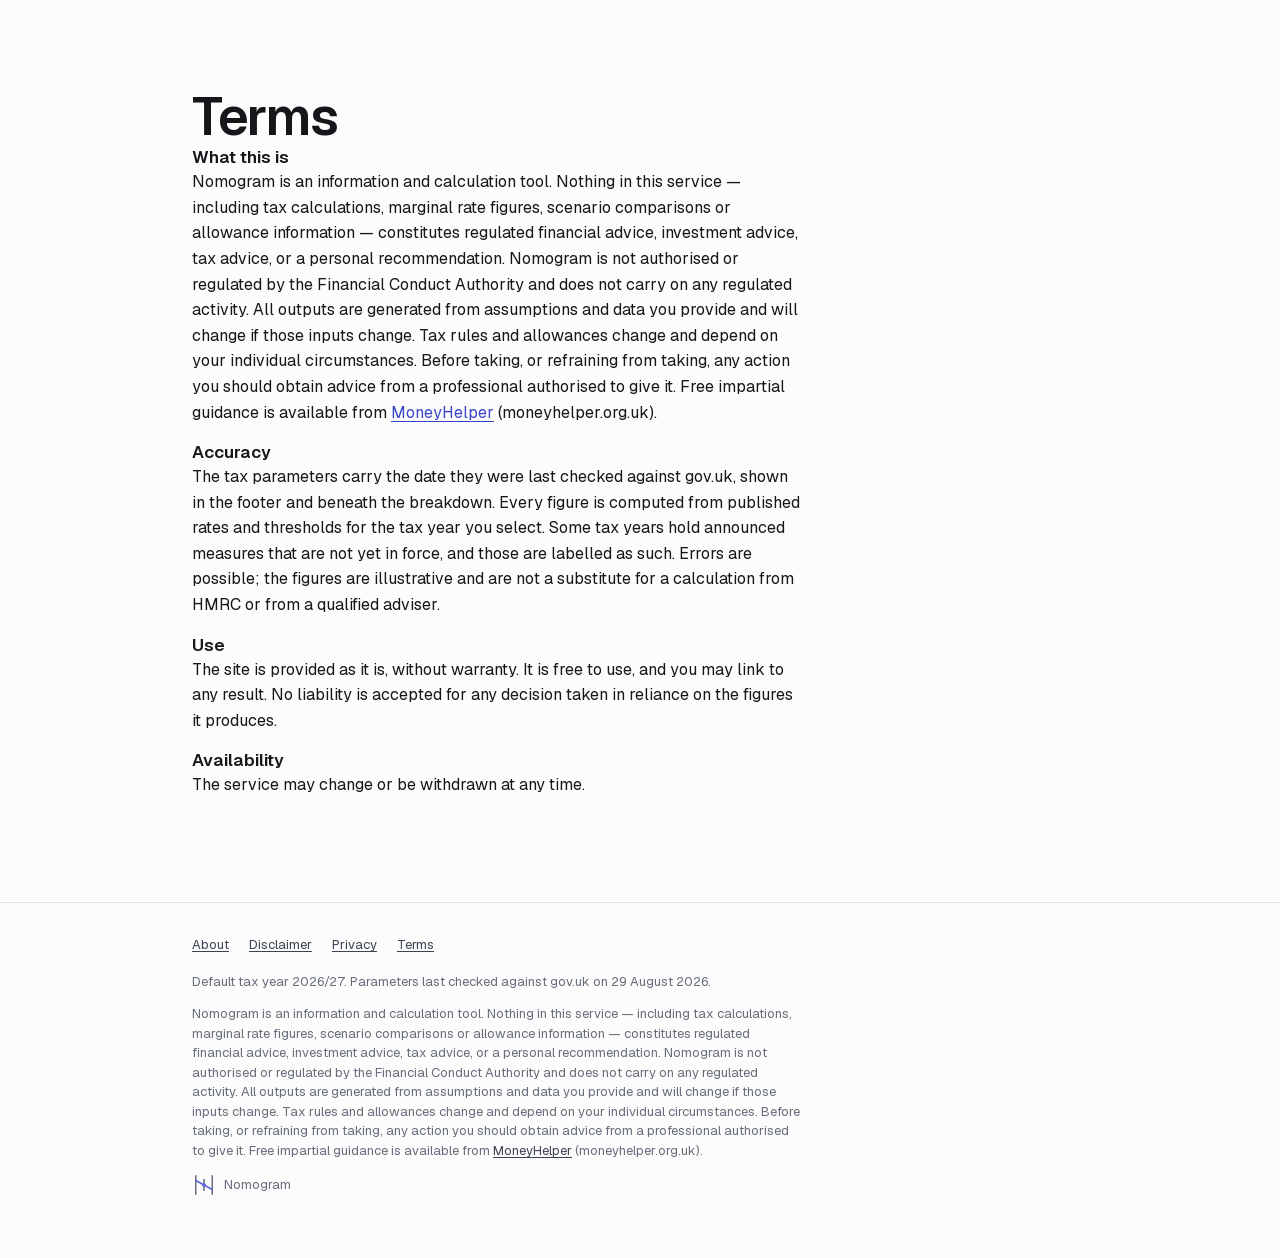
<file: terms/index.html>
<!DOCTYPE html><!--h3QHPzlYA_Q6RnRgROIUD--><html lang="en-GB" class="__variable_8eaea4 __variable_8c25df" style="--font-display:var(--font-sans-loaded), ui-sans-serif, system-ui, sans-serif;--font-sans:var(--font-sans-loaded), ui-sans-serif, system-ui, sans-serif;--font-mono:var(--font-mono-loaded), ui-monospace, Menlo, monospace"><head><meta charSet="utf-8"/><meta name="viewport" content="width=device-width, initial-scale=1"/><link rel="preload" href="/_next/static/media/22a5144ee8d83bca-s.p.woff2" as="font" crossorigin="" type="font/woff2"/><link rel="preload" href="/_next/static/media/7d4881bb7e1bf84d-s.p.woff2" as="font" crossorigin="" type="font/woff2"/><link rel="stylesheet" href="/_next/static/css/2e6db07599fcc16e.css" data-precedence="next"/><link rel="preload" as="script" fetchPriority="low" href="/_next/static/chunks/webpack-195b369c034ba6aa.js"/><script src="/_next/static/chunks/c5c04770-f5ee545c45f72629.js" async=""></script><script src="/_next/static/chunks/489-721d8b015c2c4524.js" async=""></script><script src="/_next/static/chunks/main-app-4010323440d5b3e1.js" async=""></script><script src="/_next/static/chunks/103-1f6cc3c786203286.js" async=""></script><script src="/_next/static/chunks/app/layout-7a48837bea24d53b.js" async=""></script><meta name="next-size-adjust" content=""/><title>Terms | Nomogram</title><meta name="description" content="Terms of use for Nomogram, an information and calculation tool."/><meta name="application-name" content="Nomogram"/><meta name="keywords" content="60% tax trap,£100k tax calculator,marginal tax rate calculator UK,personal allowance taper,salary sacrifice calculator,childcare cliff £100,000,Scottish income tax calculator"/><meta name="robots" content="index, follow"/><meta property="og:title" content="Nomogram — your financial position, priced daily"/><meta property="og:description" content="Holdings valued at each close, every UK tax rule that applies to you, and a projection to the year you stop. Free marginal rate calculator included."/><meta property="og:site_name" content="Nomogram"/><meta property="og:locale" content="en_GB"/><meta property="og:image:alt" content="The marginal rate on the next £1 of UK salary, from £0 to £160,000, with the band where the personal allowance is withdrawn picked out."/><meta property="og:image:type" content="image/png"/><meta property="og:image" content="https://nomogram.uk/opengraph-image?9626bb7cdd72bed1"/><meta property="og:image:width" content="1200"/><meta property="og:image:height" content="630"/><meta property="og:type" content="website"/><meta name="twitter:card" content="summary_large_image"/><meta name="twitter:title" content="Nomogram — your financial position, priced daily"/><meta name="twitter:description" content="Every holding priced, every rule applied, calculated on your device."/><meta name="twitter:image:alt" content="The marginal rate on the next £1 of UK salary, from £0 to £160,000, with the band where the personal allowance is withdrawn picked out."/><meta name="twitter:image:type" content="image/png"/><meta name="twitter:image" content="https://nomogram.uk/opengraph-image?9626bb7cdd72bed1"/><meta name="twitter:image:width" content="1200"/><meta name="twitter:image:height" content="630"/><link rel="icon" href="/icon.svg"/><script src="/_next/static/chunks/polyfills-42372ed130431b0a.js" noModule=""></script></head><body><div hidden=""><!--$--><!--/$--></div><a href="#calculator" class="skip-link">Skip to the calculator</a><main class="shell"><section class="section"><h1>Terms</h1><h3>What this is</h3><p>Nomogram is an information and calculation tool. Nothing in this service — including tax calculations, marginal rate figures, scenario comparisons or allowance information — constitutes regulated financial advice, investment advice, tax advice, or a personal recommendation. Nomogram is not authorised or regulated by the Financial Conduct Authority and does not carry on any regulated activity. All outputs are generated from assumptions and data you provide and will change if those inputs change. Tax rules and allowances change and depend on your individual circumstances. Before taking, or refraining from taking, any action you should obtain advice from a professional authorised to give it. Free impartial guidance is available from<!-- --> <a href="https://www.moneyhelper.org.uk" rel="noreferrer">MoneyHelper</a> <!-- -->(moneyhelper.org.uk).</p><h3>Accuracy</h3><p>The tax parameters carry the date they were last checked against gov.uk, shown in the footer and beneath the breakdown. Every figure is computed from published rates and thresholds for the tax year you select. Some tax years hold announced measures that are not yet in force, and those are labelled as such. Errors are possible; the figures are illustrative and are not a substitute for a calculation from HMRC or from a qualified adviser.</p><h3>Use</h3><p>The site is provided as it is, without warranty. It is free to use, and you may link to any result. No liability is accepted for any decision taken in reliance on the figures it produces.</p><h3>Availability</h3><p>The service may change or be withdrawn at any time.</p></section></main><!--$--><!--/$--><footer class="footer"><div class="shell"><ul class="footer-links"><li><a href="/about/">About</a></li><li><a href="/disclaimer/">Disclaimer</a></li><li><a href="/privacy/">Privacy</a></li><li><a href="/terms/">Terms</a></li></ul><p class="disclaimer">Default tax year <!-- -->2026/27<!-- -->. Parameters last checked against gov.uk on <!-- -->29 August 2026<!-- -->.</p><p class="disclaimer">Nomogram is an information and calculation tool. Nothing in this service — including tax calculations, marginal rate figures, scenario comparisons or allowance information — constitutes regulated financial advice, investment advice, tax advice, or a personal recommendation. Nomogram is not authorised or regulated by the Financial Conduct Authority and does not carry on any regulated activity. All outputs are generated from assumptions and data you provide and will change if those inputs change. Tax rules and allowances change and depend on your individual circumstances. Before taking, or refraining from taking, any action you should obtain advice from a professional authorised to give it. Free impartial guidance is available from<!-- --> <a href="https://www.moneyhelper.org.uk" rel="noreferrer">MoneyHelper</a> <!-- -->(moneyhelper.org.uk).</p><p class="disclaimer" style="display:flex;align-items:center;gap:0.5rem"><svg width="24" height="24" viewBox="0 0 32 32" fill="none" role="presentation" aria-hidden="true"><line x1="5" y1="4" x2="5" y2="28" stroke="currentColor" stroke-width="2" stroke-linecap="square"></line><line x1="16" y1="9" x2="16" y2="23" stroke="currentColor" stroke-width="2" stroke-linecap="square"></line><line x1="27" y1="4" x2="27" y2="28" stroke="currentColor" stroke-width="2" stroke-linecap="square"></line><line x1="5" y1="10" x2="27" y2="22" stroke="var(--green-2)" stroke-width="2" stroke-linecap="round"></line><circle cx="16" cy="16" r="2.5" fill="var(--green-2)"></circle></svg> Nomogram</p></div></footer><script defer="" src="https://static.cloudflareinsights.com/beacon.min.js" data-cf-beacon="{&quot;token&quot;: &quot;4018852cebeb4f7da751a47dce820971&quot;}"></script><script src="/_next/static/chunks/webpack-195b369c034ba6aa.js" id="_R_" async=""></script><script>(self.__next_f=self.__next_f||[]).push([0])</script><script>self.__next_f.push([1,"1:\"$Sreact.fragment\"\n2:I[2138,[],\"\"]\n3:I[1016,[],\"\"]\n4:I[3103,[\"103\",\"static/chunks/103-1f6cc3c786203286.js\",\"177\",\"static/chunks/app/layout-7a48837bea24d53b.js\"],\"\"]\na:I[6850,[],\"\"]\n:HL[\"/_next/static/media/22a5144ee8d83bca-s.p.woff2\",\"font\",{\"crossOrigin\":\"\",\"type\":\"font/woff2\"}]\n:HL[\"/_next/static/media/7d4881bb7e1bf84d-s.p.woff2\",\"font\",{\"crossOrigin\":\"\",\"type\":\"font/woff2\"}]\n:HL[\"/_next/static/css/2e6db07599fcc16e.css\",\"style\"]\n"])</script><script>self.__next_f.push([1,"0:{\"P\":null,\"b\":\"h3QHPzlYA-Q6RnRgROIUD\",\"p\":\"\",\"c\":[\"\",\"terms\",\"\"],\"i\":false,\"f\":[[[\"\",{\"children\":[\"terms\",{\"children\":[\"__PAGE__\",{}]}]},\"$undefined\",\"$undefined\",true],[\"\",[\"$\",\"$1\",\"c\",{\"children\":[[[\"$\",\"link\",\"0\",{\"rel\":\"stylesheet\",\"href\":\"/_next/static/css/2e6db07599fcc16e.css\",\"precedence\":\"next\",\"crossOrigin\":\"$undefined\",\"nonce\":\"$undefined\"}]],[\"$\",\"html\",null,{\"lang\":\"en-GB\",\"className\":\"__variable_8eaea4 __variable_8c25df\",\"style\":{\"--font-display\":\"var(--font-sans-loaded), ui-sans-serif, system-ui, sans-serif\",\"--font-sans\":\"var(--font-sans-loaded), ui-sans-serif, system-ui, sans-serif\",\"--font-mono\":\"var(--font-mono-loaded), ui-monospace, Menlo, monospace\"},\"children\":[\"$\",\"body\",null,{\"children\":[[\"$\",\"a\",null,{\"href\":\"#calculator\",\"className\":\"skip-link\",\"children\":\"Skip to the calculator\"}],[\"$\",\"$L2\",null,{\"parallelRouterKey\":\"children\",\"error\":\"$undefined\",\"errorStyles\":\"$undefined\",\"errorScripts\":\"$undefined\",\"template\":[\"$\",\"$L3\",null,{}],\"templateStyles\":\"$undefined\",\"templateScripts\":\"$undefined\",\"notFound\":[[[\"$\",\"title\",null,{\"children\":\"404: This page could not be found.\"}],[\"$\",\"div\",null,{\"style\":{\"fontFamily\":\"system-ui,\\\"Segoe UI\\\",Roboto,Helvetica,Arial,sans-serif,\\\"Apple Color Emoji\\\",\\\"Segoe UI Emoji\\\"\",\"height\":\"100vh\",\"textAlign\":\"center\",\"display\":\"flex\",\"flexDirection\":\"column\",\"alignItems\":\"center\",\"justifyContent\":\"center\"},\"children\":[\"$\",\"div\",null,{\"children\":[[\"$\",\"style\",null,{\"dangerouslySetInnerHTML\":{\"__html\":\"body{color:#000;background:#fff;margin:0}.next-error-h1{border-right:1px solid rgba(0,0,0,.3)}@media (prefers-color-scheme:dark){body{color:#fff;background:#000}.next-error-h1{border-right:1px solid rgba(255,255,255,.3)}}\"}}],[\"$\",\"h1\",null,{\"className\":\"next-error-h1\",\"style\":{\"display\":\"inline-block\",\"margin\":\"0 20px 0 0\",\"padding\":\"0 23px 0 0\",\"fontSize\":24,\"fontWeight\":500,\"verticalAlign\":\"top\",\"lineHeight\":\"49px\"},\"children\":404}],[\"$\",\"div\",null,{\"style\":{\"display\":\"inline-block\"},\"children\":[\"$\",\"h2\",null,{\"style\":{\"fontSize\":14,\"fontWeight\":400,\"lineHeight\":\"49px\",\"margin\":0},\"children\":\"This page could not be found.\"}]}]]}]}]],[]],\"forbidden\":\"$undefined\",\"unauthorized\":\"$undefined\"}],[\"$\",\"footer\",null,{\"className\":\"footer\",\"children\":[\"$\",\"div\",null,{\"className\":\"shell\",\"children\":[[\"$\",\"ul\",null,{\"className\":\"footer-links\",\"children\":[[\"$\",\"li\",null,{\"children\":[\"$\",\"$L4\",null,{\"href\":\"/about/\",\"children\":\"About\"}]}],[\"$\",\"li\",null,{\"children\":[\"$\",\"$L4\",null,{\"href\":\"/disclaimer/\",\"children\":\"Disclaimer\"}]}],[\"$\",\"li\",null,{\"children\":[\"$\",\"$L4\",null,{\"href\":\"/privacy/\",\"children\":\"Privacy\"}]}],[\"$\",\"li\",null,{\"children\":[\"$\",\"$L4\",null,{\"href\":\"/terms/\",\"children\":\"Terms\"}]}]]}],[\"$\",\"p\",null,{\"className\":\"disclaimer\",\"children\":[\"Default tax year \",\"2026/27\",\". Parameters last checked against gov.uk on \",\"29 August 2026\",\".\"]}],[\"$\",\"p\",null,{\"className\":\"disclaimer\",\"children\":[\"Nomogram is an information and calculation tool. Nothing in this service — including tax calculations, marginal rate figures, scenario comparisons or allowance information — constitutes regulated financial advice, investment advice, tax advice, or a personal recommendation. Nomogram is not authorised or regulated by the Financial Conduct Authority and does not carry on any regulated activity. All outputs are generated from assumptions and data you provide and will change if those inputs change. Tax rules and allowances change and depend on your individual circumstances. Before taking, or refraining from taking, any action you should obtain advice from a professional authorised to give it. Free impartial guidance is available from\",\" \",[\"$\",\"a\",null,{\"href\":\"https://www.moneyhelper.org.uk\",\"rel\":\"noreferrer\",\"children\":\"MoneyHelper\"}],\" \",\"(moneyhelper.org.uk).\"]}],[\"$\",\"p\",null,{\"className\":\"disclaimer\",\"style\":{\"display\":\"flex\",\"alignItems\":\"center\",\"gap\":\"0.5rem\"},\"children\":[[\"$\",\"svg\",null,{\"width\":24,\"height\":24,\"viewBox\":\"0 0 32 32\",\"fill\":\"none\",\"role\":\"presentation\",\"aria-hidden\":true,\"aria-label\":\"$undefined\",\"children\":[[\"$\",\"line\",null,{\"x1\":\"5\",\"y1\":\"4\",\"x2\":\"5\",\"y2\":\"28\",\"stroke\":\"currentColor\",\"strokeWidth\":\"2\",\"strokeLinecap\":\"square\"}],[\"$\",\"line\",null,{\"x1\":\"16\",\"y1\":\"9\",\"x2\":\"16\",\"y2\":\"23\",\"stroke\":\"currentColor\",\"strokeWidth\":\"2\",\"strokeLinecap\":\"square\"}],[\"$\",\"line\",null,{\"x1\":\"27\",\"y1\":\"4\",\"x2\":\"27\",\"y2\":\"28\",\"stroke\":\"currentColor\",\"strokeWidth\":\"2\",\"strokeLinecap\":\"square\"}],[\"$\",\"line\",null,{\"x1\":\"5\",\"y1\":\"10\",\"x2\":\"27\",\"y2\":\"22\",\"stroke\":\"var(--green-2)\",\"strokeWidth\":\"2\",\"strokeLinecap\":\"round\"}],\"$L5\"]}],\" Nomogram\"]}]]}]}],\"$L6\"]}]}]]}],{\"children\":[\"terms\",\"$L7\",{\"children\":[\"__PAGE__\",\"$L8\",{},null,false]},null,false]},null,false],\"$L9\",false]],\"m\":\"$undefined\",\"G\":[\"$a\",[]],\"s\":false,\"S\":true}\n"])</script><script>self.__next_f.push([1,"b:I[1123,[],\"OutletBoundary\"]\nd:I[6946,[],\"AsyncMetadataOutlet\"]\nf:I[1123,[],\"ViewportBoundary\"]\n11:I[1123,[],\"MetadataBoundary\"]\n12:\"$Sreact.suspense\"\n5:[\"$\",\"circle\",null,{\"cx\":\"16\",\"cy\":\"16\",\"r\":\"2.5\",\"fill\":\"var(--green-2)\"}]\n6:[\"$\",\"script\",null,{\"defer\":true,\"src\":\"https://static.cloudflareinsights.com/beacon.min.js\",\"data-cf-beacon\":\"{\\\"token\\\": \\\"4018852cebeb4f7da751a47dce820971\\\"}\"}]\n7:[\"$\",\"$1\",\"c\",{\"children\":[null,[\"$\",\"$L2\",null,{\"parallelRouterKey\":\"children\",\"error\":\"$undefined\",\"errorStyles\":\"$undefined\",\"errorScripts\":\"$undefined\",\"template\":[\"$\",\"$L3\",null,{}],\"templateStyles\":\"$undefined\",\"templateScripts\":\"$undefined\",\"notFound\":\"$undefined\",\"forbidden\":\"$undefined\",\"unauthorized\":\"$undefined\"}]]}]\n"])</script><script>self.__next_f.push([1,"8:[\"$\",\"$1\",\"c\",{\"children\":[[\"$\",\"main\",null,{\"className\":\"shell\",\"children\":[\"$\",\"section\",null,{\"className\":\"section\",\"children\":[[\"$\",\"h1\",null,{\"children\":\"Terms\"}],[\"$\",\"h3\",null,{\"children\":\"What this is\"}],[\"$\",\"p\",null,{\"children\":[\"Nomogram is an information and calculation tool. Nothing in this service — including tax calculations, marginal rate figures, scenario comparisons or allowance information — constitutes regulated financial advice, investment advice, tax advice, or a personal recommendation. Nomogram is not authorised or regulated by the Financial Conduct Authority and does not carry on any regulated activity. All outputs are generated from assumptions and data you provide and will change if those inputs change. Tax rules and allowances change and depend on your individual circumstances. Before taking, or refraining from taking, any action you should obtain advice from a professional authorised to give it. Free impartial guidance is available from\",\" \",[\"$\",\"a\",null,{\"href\":\"https://www.moneyhelper.org.uk\",\"rel\":\"noreferrer\",\"children\":\"MoneyHelper\"}],\" \",\"(moneyhelper.org.uk).\"]}],[\"$\",\"h3\",null,{\"children\":\"Accuracy\"}],[\"$\",\"p\",null,{\"children\":\"The tax parameters carry the date they were last checked against gov.uk, shown in the footer and beneath the breakdown. Every figure is computed from published rates and thresholds for the tax year you select. Some tax years hold announced measures that are not yet in force, and those are labelled as such. Errors are possible; the figures are illustrative and are not a substitute for a calculation from HMRC or from a qualified adviser.\"}],[\"$\",\"h3\",null,{\"children\":\"Use\"}],[\"$\",\"p\",null,{\"children\":\"The site is provided as it is, without warranty. It is free to use, and you may link to any result. No liability is accepted for any decision taken in reliance on the figures it produces.\"}],[\"$\",\"h3\",null,{\"children\":\"Availability\"}],[\"$\",\"p\",null,{\"children\":\"The service may change or be withdrawn at any time.\"}]]}]}],null,[\"$\",\"$Lb\",null,{\"children\":[\"$Lc\",[\"$\",\"$Ld\",null,{\"promise\":\"$@e\"}]]}]]}]\n"])</script><script>self.__next_f.push([1,"9:[\"$\",\"$1\",\"h\",{\"children\":[null,[[\"$\",\"$Lf\",null,{\"children\":\"$L10\"}],[\"$\",\"meta\",null,{\"name\":\"next-size-adjust\",\"content\":\"\"}]],[\"$\",\"$L11\",null,{\"children\":[\"$\",\"div\",null,{\"hidden\":true,\"children\":[\"$\",\"$12\",null,{\"fallback\":null,\"children\":\"$L13\"}]}]}]]}]\n"])</script><script>self.__next_f.push([1,"10:[[\"$\",\"meta\",\"0\",{\"charSet\":\"utf-8\"}],[\"$\",\"meta\",\"1\",{\"name\":\"viewport\",\"content\":\"width=device-width, initial-scale=1\"}]]\nc:null\n"])</script><script>self.__next_f.push([1,"14:I[3338,[],\"IconMark\"]\n"])</script><script>self.__next_f.push([1,"e:{\"metadata\":[[\"$\",\"title\",\"0\",{\"children\":\"Terms | Nomogram\"}],[\"$\",\"meta\",\"1\",{\"name\":\"description\",\"content\":\"Terms of use for Nomogram, an information and calculation tool.\"}],[\"$\",\"meta\",\"2\",{\"name\":\"application-name\",\"content\":\"Nomogram\"}],[\"$\",\"meta\",\"3\",{\"name\":\"keywords\",\"content\":\"60% tax trap,£100k tax calculator,marginal tax rate calculator UK,personal allowance taper,salary sacrifice calculator,childcare cliff £100,000,Scottish income tax calculator\"}],[\"$\",\"meta\",\"4\",{\"name\":\"robots\",\"content\":\"index, follow\"}],[\"$\",\"meta\",\"5\",{\"property\":\"og:title\",\"content\":\"Nomogram — your financial position, priced daily\"}],[\"$\",\"meta\",\"6\",{\"property\":\"og:description\",\"content\":\"Holdings valued at each close, every UK tax rule that applies to you, and a projection to the year you stop. Free marginal rate calculator included.\"}],[\"$\",\"meta\",\"7\",{\"property\":\"og:site_name\",\"content\":\"Nomogram\"}],[\"$\",\"meta\",\"8\",{\"property\":\"og:locale\",\"content\":\"en_GB\"}],[\"$\",\"meta\",\"9\",{\"property\":\"og:image:alt\",\"content\":\"The marginal rate on the next £1 of UK salary, from £0 to £160,000, with the band where the personal allowance is withdrawn picked out.\"}],[\"$\",\"meta\",\"10\",{\"property\":\"og:image:type\",\"content\":\"image/png\"}],[\"$\",\"meta\",\"11\",{\"property\":\"og:image\",\"content\":\"https://nomogram.uk/opengraph-image?9626bb7cdd72bed1\"}],[\"$\",\"meta\",\"12\",{\"property\":\"og:image:width\",\"content\":\"1200\"}],[\"$\",\"meta\",\"13\",{\"property\":\"og:image:height\",\"content\":\"630\"}],[\"$\",\"meta\",\"14\",{\"property\":\"og:type\",\"content\":\"website\"}],[\"$\",\"meta\",\"15\",{\"name\":\"twitter:card\",\"content\":\"summary_large_image\"}],[\"$\",\"meta\",\"16\",{\"name\":\"twitter:title\",\"content\":\"Nomogram — your financial position, priced daily\"}],[\"$\",\"meta\",\"17\",{\"name\":\"twitter:description\",\"content\":\"Every holding priced, every rule applied, calculated on your device.\"}],[\"$\",\"meta\",\"18\",{\"name\":\"twitter:image:alt\",\"content\":\"The marginal rate on the next £1 of UK salary, from £0 to £160,000, with the band where the personal allowance is withdrawn picked out.\"}],[\"$\",\"meta\",\"19\",{\"name\":\"twitter:image:type\",\"content\":\"image/png\"}],[\"$\",\"meta\",\"20\",{\"name\":\"twitter:image\",\"content\":\"https://nomogram.uk/opengraph-image?9626bb7cdd72bed1\"}],[\"$\",\"meta\",\"21\",{\"name\":\"twitter:image:width\",\"content\":\"1200\"}],[\"$\",\"meta\",\"22\",{\"name\":\"twitter:image:height\",\"content\":\"630\"}],[\"$\",\"link\",\"23\",{\"rel\":\"icon\",\"href\":\"/icon.svg\"}],[\"$\",\"$L14\",\"24\",{}]],\"error\":null,\"digest\":\"$undefined\"}\n"])</script><script>self.__next_f.push([1,"13:\"$e:metadata\"\n"])</script></body></html>
</file>
<file: _next/static/css/2e6db07599fcc16e.css>
@font-face{font-family:Geist;font-style:normal;font-weight:100 900;font-display:swap;src:url(/_next/static/media/f639721981034f88-s.woff2) format("woff2");unicode-range:u+0460-052f,u+1c80-1c8a,u+20b4,u+2de0-2dff,u+a640-a69f,u+fe2e-fe2f}@font-face{font-family:Geist;font-style:normal;font-weight:100 900;font-display:swap;src:url(/_next/static/media/9766a7e9e2e0ad5a-s.woff2) format("woff2");unicode-range:u+0301,u+0400-045f,u+0490-0491,u+04b0-04b1,u+2116}@font-face{font-family:Geist;font-style:normal;font-weight:100 900;font-display:swap;src:url(/_next/static/media/b66cf8e69499582a-s.woff2) format("woff2");unicode-range:u+0102-0103,u+0110-0111,u+0128-0129,u+0168-0169,u+01a0-01a1,u+01af-01b0,u+0300-0301,u+0303-0304,u+0308-0309,u+0323,u+0329,u+1ea0-1ef9,u+20ab}@font-face{font-family:Geist;font-style:normal;font-weight:100 900;font-display:swap;src:url(/_next/static/media/aa016aab0e6d1295-s.woff2) format("woff2");unicode-range:u+0100-02ba,u+02bd-02c5,u+02c7-02cc,u+02ce-02d7,u+02dd-02ff,u+0304,u+0308,u+0329,u+1d00-1dbf,u+1e00-1e9f,u+1ef2-1eff,u+2020,u+20a0-20ab,u+20ad-20c4,u+2113,u+2c60-2c7f,u+a720-a7ff}@font-face{font-family:Geist;font-style:normal;font-weight:100 900;font-display:swap;src:url(/_next/static/media/22a5144ee8d83bca-s.p.woff2) format("woff2");unicode-range:u+00??,u+0131,u+0152-0153,u+02bb-02bc,u+02c6,u+02da,u+02dc,u+0304,u+0308,u+0329,u+2000-206f,u+20ac,u+2122,u+2191,u+2193,u+2212,u+2215,u+feff,u+fffd}@font-face{font-family:Geist Fallback;src:local("Arial");ascent-override:95.94%;descent-override:28.16%;line-gap-override:0.00%;size-adjust:104.76%}.__className_8eaea4{font-family:Geist,Geist Fallback,ui-sans-serif,system-ui,Segoe UI,sans-serif;font-style:normal}.__variable_8eaea4{--font-sans-loaded:"Geist","Geist Fallback",ui-sans-serif,system-ui,Segoe UI,sans-serif}@font-face{font-family:Geist Mono;font-style:normal;font-weight:100 900;font-display:swap;src:url(/_next/static/media/013b72fa676f92e0-s.woff2) format("woff2");unicode-range:u+0460-052f,u+1c80-1c8a,u+20b4,u+2de0-2dff,u+a640-a69f,u+fe2e-fe2f}@font-face{font-family:Geist Mono;font-style:normal;font-weight:100 900;font-display:swap;src:url(/_next/static/media/b9408752a0c24fb9-s.woff2) format("woff2");unicode-range:u+0301,u+0400-045f,u+0490-0491,u+04b0-04b1,u+2116}@font-face{font-family:Geist Mono;font-style:normal;font-weight:100 900;font-display:swap;src:url(/_next/static/media/65f03d54ccadf4a8-s.woff2) format("woff2");unicode-range:u+2000-2001,u+2004-2008,u+200a,u+23b8-23bd,u+2500-259f}@font-face{font-family:Geist Mono;font-style:normal;font-weight:100 900;font-display:swap;src:url(/_next/static/media/e038a29029a234f2-s.woff2) format("woff2");unicode-range:u+0102-0103,u+0110-0111,u+0128-0129,u+0168-0169,u+01a0-01a1,u+01af-01b0,u+0300-0301,u+0303-0304,u+0308-0309,u+0323,u+0329,u+1ea0-1ef9,u+20ab}@font-face{font-family:Geist Mono;font-style:normal;font-weight:100 900;font-display:swap;src:url(/_next/static/media/2b5b02fc7e511755-s.woff2) format("woff2");unicode-range:u+0100-02ba,u+02bd-02c5,u+02c7-02cc,u+02ce-02d7,u+02dd-02ff,u+0304,u+0308,u+0329,u+1d00-1dbf,u+1e00-1e9f,u+1ef2-1eff,u+2020,u+20a0-20ab,u+20ad-20c4,u+2113,u+2c60-2c7f,u+a720-a7ff}@font-face{font-family:Geist Mono;font-style:normal;font-weight:100 900;font-display:swap;src:url(/_next/static/media/7d4881bb7e1bf84d-s.p.woff2) format("woff2");unicode-range:u+00??,u+0131,u+0152-0153,u+02bb-02bc,u+02c6,u+02da,u+02dc,u+0304,u+0308,u+0329,u+2000-206f,u+20ac,u+2122,u+2191,u+2193,u+2212,u+2215,u+feff,u+fffd}@font-face{font-family:Geist Mono Fallback;src:local("Arial");ascent-override:74.67%;descent-override:21.92%;line-gap-override:0.00%;size-adjust:134.59%}.__className_8c25df{font-family:Geist Mono,Geist Mono Fallback,ui-monospace,SF Mono,Menlo,Consolas,monospace;font-style:normal}.__variable_8c25df{--font-mono-loaded:"Geist Mono","Geist Mono Fallback",ui-monospace,SF Mono,Menlo,Consolas,monospace}:root{--ground:#fcfcfd;--surface:#ffffff;--surface-2:#f1f2f5;--ink:#14161a;--ink-2:#3d4350;--muted:#676d79;--line:#e4e6eb;--line-2:#c9cdd6;--accent:#3a45c9;--accent-2:#5a64d8;--accent-text:#3a45c9;--on-accent:#ffffff;--accent-wash:rgba(58,69,201,0.08);--mint:#cfeadd;--navy:#3d4350;--green:var(--accent-text);--green-2:var(--accent-2);--green-wash:var(--accent-wash);--ochre:#8f5d0e;--red:#b3261e;--ochre-wash:rgba(143,93,14,0.1);--red-wash:rgba(179,38,30,0.07);--up:#17794a;--focus:var(--accent-text);--cat-1:#3a45c9;--cat-2:#0f8a7b;--cat-3:#b7791f;--cat-4:#a03a7d;--cat-5:#5b6577;--cat-6:#4c8a2a;--cat-7:#3b82c4;--cat-8:#7d828c;--seq-1:#c9cdf3;--seq-2:#a2a8ea;--seq-3:#7b83de;--seq-4:#5560d2;--seq-5:#3a45c9;--shadow-1:0 0 0 1px var(--line);--shadow-2:0 0 0 1px var(--line-2);--font-display:"Geist",ui-sans-serif,system-ui,-apple-system,"Segoe UI",sans-serif;--font-sans:"Geist",ui-sans-serif,system-ui,-apple-system,"Segoe UI",sans-serif;--font-mono:"Geist Mono",ui-monospace,"SF Mono",Menlo,Consolas,monospace;--measure:38rem;--gutter:clamp(1rem,3vw,2rem);--radius:6px}@media (prefers-color-scheme:dark){:root:not([data-theme=light]){--ground:#111317;--surface:#181b20;--surface-2:#22262d;--ink:#eceef2;--ink-2:#c2c7d0;--muted:#9299a6;--line:#2a2e36;--line-2:#3c424d;--accent:#8f98ff;--accent-2:#b3b9ff;--accent-text:#a3abff;--on-accent:#111317;--accent-wash:rgba(143,152,255,0.14);--mint:#1f4a3a;--navy:#c2c7d0;--ochre:#e0a84e;--red:#ef8a80;--ochre-wash:rgba(224,168,78,0.14);--red-wash:rgba(239,138,128,0.12);--up:#5fd09a;--focus:var(--accent-text);--cat-1:#8f98ff;--cat-2:#4fd1c0;--cat-3:#e0a84e;--cat-4:#e58ac6;--cat-5:#9aa5b8;--cat-6:#9fcf6a;--cat-7:#7cb8f0;--cat-8:#8e8e8e;--seq-1:#2c3160;--seq-2:#454c96;--seq-3:#636cc4;--seq-4:#858de6;--seq-5:#b3b9ff}}:root[data-theme=dark]{--ground:#111317;--surface:#181b20;--surface-2:#22262d;--ink:#eceef2;--ink-2:#c2c7d0;--muted:#9299a6;--line:#2a2e36;--line-2:#3c424d;--accent:#8f98ff;--accent-2:#b3b9ff;--accent-text:#a3abff;--on-accent:#111317;--accent-wash:rgba(143,152,255,0.14);--mint:#1f4a3a;--navy:#c2c7d0;--ochre:#e0a84e;--red:#ef8a80;--ochre-wash:rgba(224,168,78,0.14);--red-wash:rgba(239,138,128,0.12);--up:#5fd09a;--focus:var(--accent-text);--cat-1:#8f98ff;--cat-2:#4fd1c0;--cat-3:#e0a84e;--cat-4:#e58ac6;--cat-5:#9aa5b8;--cat-6:#9fcf6a;--cat-7:#7cb8f0;--cat-8:#8e8e8e;--seq-1:#2c3160;--seq-2:#454c96;--seq-3:#636cc4;--seq-4:#858de6;--seq-5:#b3b9ff}*,:after,:before{box-sizing:border-box}html{color-scheme:light dark;-webkit-text-size-adjust:100%}body{margin:0;background:var(--ground);color:var(--ink);font-family:var(--font-sans);font-size:1rem;line-height:1.6;font-synthesis-weight:none;-webkit-font-smoothing:antialiased}.display,h1,h2{font-family:var(--font-display);font-weight:600;line-height:1.12;letter-spacing:-.025em;margin:0;text-wrap:balance}h1{font-size:clamp(2rem,5vw,3.25rem)}h2{font-size:clamp(1.4rem,3vw,1.9rem);margin-bottom:.6rem}.lede{font-size:clamp(1.0625rem,1.5vw,1.2rem);line-height:1.5;color:var(--ink-2);max-width:var(--measure);margin:0 0 1.75rem}.kicker{display:block;font-family:var(--font-mono);font-size:.6875rem;font-weight:500;letter-spacing:.12em;text-transform:uppercase;color:var(--green);margin-bottom:.75rem}h3{font-family:var(--font-sans);font-size:1.0625rem;font-weight:600;line-height:1.35;margin:0}p{margin:0 0 1em;max-width:var(--measure)}a{color:var(--green);text-underline-offset:.18em;text-decoration-thickness:from-font}a:hover{color:var(--green-2)}small{font-size:.8125rem}.eyebrow,.figure,td.figure,th.figure{font-family:var(--font-mono);font-variant-numeric:tabular-nums;font-feature-settings:"tnum" 1,"tnum"}.eyebrow{font-size:.6875rem;font-weight:500;letter-spacing:.09em;text-transform:uppercase;color:var(--muted)}.shell{max-width:60rem;margin:0 auto;padding-inline:var(--gutter)}.section{padding-block:clamp(3.25rem,8vw,5.5rem);border-top:1px solid var(--line)}.section:first-of-type{border-top:0}.stack>*+*{margin-top:1rem}.card{background:var(--surface);border:1px solid var(--line);border-radius:var(--radius);padding:clamp(1.1rem,3vw,1.75rem);box-shadow:var(--shadow-1)}.field{display:block;margin-bottom:1.25rem}.field-label{display:flex;justify-content:space-between;align-items:baseline;gap:1rem;font-size:.875rem;font-weight:500;color:var(--ink-2);margin-bottom:.375rem}.field-hint{display:block;font-size:.8125rem;font-weight:400;color:var(--muted);margin-top:.25rem;max-width:var(--measure)}input[type=email],input[type=number],select{font:inherit;font-family:var(--font-mono);font-feature-settings:"tnum";font-variant-numeric:tabular-nums;color:var(--ink);background:var(--surface);border:1px solid var(--line-2);border-radius:var(--radius);padding:.4rem .55rem;width:100%;max-width:12rem}select{font-family:var(--font-sans);max-width:100%}input[type=range]{width:100%;accent-color:var(--green);margin:.35rem 0 0}fieldset{border:1px solid var(--line);border-radius:var(--radius);padding:.75rem 1rem .25rem;margin:0 0 1.25rem;min-width:0}legend{font-size:.875rem;font-weight:500;color:var(--ink-2);padding-inline:.35rem}.choice{display:flex;flex-wrap:wrap;gap:.25rem 1.25rem}.choice label{display:inline-flex;align-items:center;gap:.4rem;font-size:.9375rem}:focus-visible{outline:2px solid var(--focus);outline-offset:2px;border-radius:2px}table{width:100%;border-collapse:collapse;font-size:.9375rem}caption{color:var(--muted);font-size:.8125rem;padding-bottom:.5rem}caption,td,th{text-align:left}td,th{padding:.45rem .5rem;border-bottom:1px solid var(--line)}td.figure,th.figure{text-align:right;white-space:nowrap}tr.total td{font-weight:600;border-top:2px solid var(--line-2)}tr.subtle td{color:var(--muted)}.notice{border:1px solid var(--line);border-left:3px solid var(--muted);border-radius:var(--radius);background:var(--surface);padding:.75rem 1rem;font-size:.9375rem}.notice+.notice{margin-top:.625rem}.notice-critical{border-left-color:var(--red);background:var(--red-wash)}.notice-warning{border-left-color:var(--ochre);background:var(--ochre-wash)}.notice-info{border-left-color:var(--line-2)}.notice .field-hint{color:var(--ink-2)}.notice-title{font-weight:600;display:block;margin-bottom:.15rem}.disclaimer{color:var(--muted);font-size:.8125rem;line-height:1.5;max-width:var(--measure)}svg{display:block;max-width:100%;height:auto}.scale-rule,.tick{stroke:var(--line-2)}.tick-label{font-family:var(--font-mono);font-size:10px;fill:var(--muted)}.index-line{stroke:var(--green);stroke-width:1.5}.handle-value-text{font-family:var(--font-mono);font-variant-numeric:tabular-nums;font-feature-settings:"tnum" 1,"tnum";font-size:11px;font-weight:600;fill:var(--ink)}.handle{fill:var(--surface);stroke:var(--green);stroke-width:2;cursor:ns-resize}.handle:focus-visible{outline:none}.handle:focus-visible circle{stroke:var(--focus);stroke-width:3}@media (prefers-reduced-motion:no-preference){.handle,.handle-value,.handle-value rect,.handle-value text,.index-line,.position-marker{transition:transform 90ms linear,cx 90ms linear,cy 90ms linear,x 90ms linear,y 90ms linear,x1 90ms linear,y1 90ms linear,x2 90ms linear,y2 90ms linear}}.visually-hidden{padding:0;margin:-1px;border:0}.skip-link,.visually-hidden{position:absolute;width:1px;height:1px;overflow:hidden;-webkit-clip-path:inset(50%);clip-path:inset(50%);white-space:nowrap}.skip-link:focus-visible{width:auto;height:auto;-webkit-clip-path:none;clip-path:none;z-index:10;top:.5rem;left:.5rem;padding:.5rem 1rem;background:var(--surface);color:var(--ink);border:1px solid var(--line-2);border-radius:var(--radius)}.grid-2{display:grid;grid-gap:clamp(1rem,3vw,2rem);gap:clamp(1rem,3vw,2rem);grid-template-columns:1fr}@media (min-width:46rem){.grid-2{grid-template-columns:1fr 1fr}}.chart-scroll{overflow-x:auto;-webkit-overflow-scrolling:touch;background:none}.chart-scroll>svg{width:100%;min-width:36rem}@media (max-width:42rem){table{display:block;overflow-x:auto;-webkit-overflow-scrolling:touch}caption{display:block;width:100%}footer,main,nav{overflow-x:clip}}.footer{border-top:1px solid var(--line);padding-block:2rem 3rem;color:var(--muted);font-size:.8125rem}.footer a{color:var(--ink-2)}.footer-links{display:flex;flex-wrap:wrap;gap:.5rem 1.25rem;list-style:none;padding:0;margin:0 0 1rem}.where-bar{display:flex;width:100%;height:2.25rem;border-radius:var(--radius);overflow:hidden;border:1px solid var(--line);background:var(--surface-2)}.where-slice{display:block;height:100%;-webkit-border-end:1px solid var(--surface);border-inline-end:1px solid var(--surface)}.where-slice:last-child{-webkit-border-end:0;border-inline-end:0}.where-legend{list-style:none;margin:.9rem 0 .75rem;padding:0;display:grid;grid-gap:.4rem 1.5rem;gap:.4rem 1.5rem;grid-template-columns:repeat(auto-fit,minmax(15rem,1fr))}.where-legend li{display:grid;grid-template-columns:auto 1fr auto;align-items:baseline;grid-gap:.5rem;gap:.5rem;padding-block:.3rem;border-bottom:1px solid var(--line)}.where-swatch{width:.7rem;height:.7rem;border-radius:2px;flex:none;transform:translateY(1px)}.where-label{font-size:.9375rem}.where-label .field-hint{margin-top:0}.where-figure{font-family:var(--font-mono);font-feature-settings:"tnum";font-variant-numeric:tabular-nums;text-align:end;white-space:nowrap}.where-figure .field-hint{margin-top:0;text-align:end}.relief-card{background:var(--surface);border:1px solid var(--line);border-radius:var(--radius);padding:clamp(1rem,2.5vw,1.4rem)}.relief-bars{display:grid;grid-gap:.75rem;gap:.75rem}.relief-row{display:grid;grid-template-columns:minmax(7rem,auto) 1fr minmax(5rem,auto);align-items:center;grid-gap:.75rem;gap:.75rem}.relief-row-label{font-size:.875rem;color:var(--ink-2)}.relief-track{display:flex;height:1.75rem;border-radius:var(--radius);overflow:hidden;background:var(--surface-2);border:1px solid var(--line)}.relief-seg{display:block;height:100%}.relief-seg.is-refund{background:repeating-linear-gradient(45deg,var(--cat-5) 0 4px,transparent 4px 8px);-webkit-border-start:1px dashed var(--line-2);border-inline-start:1px dashed var(--line-2)}.relief-row-figure{font-family:var(--font-mono);font-feature-settings:"tnum";font-variant-numeric:tabular-nums;text-align:end;font-size:.9375rem}.compare-row+.compare-row{margin-top:1.25rem}.compare-list{list-style:none;margin:.5rem 0 0;padding:0}.compare-list li{display:grid;grid-template-columns:minmax(6rem,9rem) 1fr minmax(5rem,auto);align-items:center;grid-gap:.75rem;gap:.75rem;padding-block:.28rem}.compare-name{font-size:.875rem;color:var(--ink-2);overflow:hidden;text-overflow:ellipsis;white-space:nowrap}.compare-track{display:block;height:1.1rem;background:var(--surface-2);border-radius:2px;overflow:hidden}.compare-fill{display:block;height:100%;transition:width var(--quick,.14s) ease}.compare-figure{font-family:var(--font-mono);font-feature-settings:"tnum";font-variant-numeric:tabular-nums;text-align:end;font-size:.9375rem}.compare-rename{font:inherit;font-size:.875rem;font-weight:500;width:100%;max-width:9rem;text-align:end;padding:.2rem .3rem;border:1px solid transparent;border-radius:2px;background:transparent;color:var(--ink)}.compare-rename:focus,.compare-rename:hover{border-color:var(--line-2);background:var(--surface)}.payslip tr.payslip-net td,.payslip tr.payslip-net th{border-top:2px solid var(--line-2);font-weight:600}.payslip tr.payslip-pension td,.payslip tr.payslip-pension th{color:var(--ink-2)}.scroll-hint{display:none}@media (max-width:40rem){.scroll-hint{display:inline}.chart-scroll:after{content:"scroll to see all of it →";display:block;font-family:var(--font-mono);font-size:.6875rem;letter-spacing:.04em;color:var(--muted);text-align:end;padding-block:.3rem .1rem;position:-webkit-sticky;position:sticky;inset-inline-start:0;max-width:100%}}.actions{display:flex;align-items:center;gap:.75rem;flex-wrap:wrap;padding:.9rem 1rem;margin-top:1.25rem;background:var(--surface);border:1px solid var(--line);-webkit-border-start:3px solid var(--green);border-inline-start:3px solid var(--green);border-radius:var(--radius)}.actions-count{-webkit-margin-start:auto;margin-inline-start:auto;font-size:.8125rem;color:var(--muted)}@media (max-width:34rem){.actions{align-items:stretch}.actions .button,.actions .button-ghost{text-align:center}.actions-count{-webkit-margin-start:0;margin-inline-start:0}}.button-ghost{font:inherit;font-weight:500;padding:.55rem 1.2rem;color:var(--green);background:transparent;border:1px solid var(--line-2);border-radius:var(--radius);cursor:pointer;text-decoration:none;display:inline-block}.button-ghost:hover{border-color:var(--green);color:var(--green-2)}.actions-added{display:inline-flex;align-items:center;gap:.35rem;font-size:.8125rem;color:var(--ink-2)}.actions-added:before{content:"";width:.5rem;height:.5rem;border-radius:50%;background:var(--green)}.method-bars{display:grid;grid-gap:.45rem;gap:.45rem;margin:.5rem 0 .75rem}.method-row{display:grid;grid-template-columns:minmax(8rem,12rem) 1fr minmax(6rem,auto);align-items:center;grid-gap:.75rem;gap:.75rem}.method-name{font-size:.9375rem}.method-name .field-hint{margin-top:0}.method-track{display:block;height:1.2rem;background:var(--surface-2);border-radius:2px;overflow:hidden}.method-fill{display:block;height:100%}.method-figure{font-family:var(--font-mono);font-feature-settings:"tnum";font-variant-numeric:tabular-nums;text-align:end;font-size:.9375rem}.method-figure .field-hint{margin-top:0;text-align:end}.button{font:inherit;font-weight:500;padding:.55rem 1.1rem;color:var(--ground);background:var(--ink);border:1px solid var(--ink);border-radius:var(--radius);cursor:pointer;text-decoration:none;display:inline-block}.button:hover{color:var(--ground);background:var(--ink-2);border-color:var(--ink-2)}.button:disabled{opacity:.55;cursor:default}.stat{background:var(--surface);border:1px solid var(--line);border-radius:var(--radius);padding:1rem 1.1rem;box-shadow:var(--shadow-1)}.muted{color:var(--muted)}.card-lift{background:var(--surface);border:1px solid var(--line);border-radius:var(--radius);padding:clamp(1.1rem,2.5vw,1.5rem);box-shadow:var(--shadow-1);transition:border-color var(--quick) var(--ease),box-shadow var(--quick) var(--ease)}.card-lift:hover{border-color:var(--line-2);box-shadow:var(--shadow-2)}.card-head{display:flex;align-items:baseline;justify-content:space-between;gap:1rem;flex-wrap:wrap;margin-bottom:.9rem}.segmented{display:inline-flex;border:1px solid var(--line-2);border-radius:var(--radius);overflow:hidden;background:var(--surface)}.segmented button{font:inherit;font-size:.8125rem;padding:.4rem .75rem;color:var(--ink-2);background:transparent;border:0;-webkit-border-start:1px solid var(--line);border-inline-start:1px solid var(--line);cursor:pointer;transition:background var(--quick) var(--ease),color var(--quick) var(--ease)}.segmented button:first-child{-webkit-border-start:0;border-inline-start:0}.segmented button:hover{background:var(--surface-2)}.segmented button[aria-pressed=true]{background:var(--green);border-color:var(--green);color:var(--ground);font-weight:500}.chips{display:flex;gap:.35rem;flex-wrap:wrap;align-items:center}.chip{display:inline-block;font-family:var(--font-mono);font-size:.6875rem;letter-spacing:.04em;text-transform:uppercase;padding:.1rem .4rem;border:1px solid var(--line-2);border-radius:999px;color:var(--ink-2);background:var(--surface-2);white-space:nowrap}.chip.is-unknown{border-style:dashed;color:var(--muted);background:transparent}.ledger{width:100%;border-collapse:collapse}.ledger th{text-align:start;font-size:.75rem;letter-spacing:.06em;text-transform:uppercase;color:var(--muted);font-weight:500;padding:.4rem .6rem;border-bottom:1px solid var(--line-2);white-space:nowrap}.ledger td{padding:.55rem .6rem;border-bottom:1px solid var(--line);vertical-align:baseline}.ledger tbody tr{transition:background var(--quick) var(--ease)}.ledger tbody tr:hover{background:var(--surface-2)}.ledger .num{font-family:var(--font-mono);font-feature-settings:"tnum";font-variant-numeric:tabular-nums;text-align:end;white-space:nowrap}.kind{font-family:var(--font-mono);font-size:.75rem;letter-spacing:.04em;text-transform:uppercase}.kind,.ledger tr.is-future td{color:var(--muted)}.ledger tr.is-future .num{font-style:italic}.share-bar{display:block;height:3px;background:var(--line);border-radius:2px;overflow:hidden;margin-top:.3rem}.share-bar span{display:block;height:100%;background:var(--green);transition:width var(--quick) var(--ease)}.row-link{color:var(--ink);text-decoration:none;font-weight:500;border-bottom:1px solid transparent;transition:border-color var(--quick) var(--ease)}.row-link:hover{color:var(--ink);border-bottom-color:var(--green)}.empty{padding:clamp(1.5rem,4vw,2.5rem);border:1px dashed var(--line-2);border-radius:var(--radius);text-align:center;color:var(--ink-2)}.empty p{margin-inline:auto}.link-button{font:inherit;font-size:inherit;padding:0;border:0;background:none;color:var(--green);text-decoration:underline;text-underline-offset:.18em;cursor:pointer}@media (pointer:coarse){.button,.button-ghost,button,input[type=date],input[type=number],input[type=search],input[type=text],select{min-height:44px}.segmented button{min-height:44px;padding-inline:1rem}input[type=range]{height:44px;background:transparent}input[type=range]::-webkit-slider-thumb{width:28px;height:28px}input[type=range]::-moz-range-thumb{width:28px;height:28px}input[type=checkbox],input[type=radio]{width:22px;height:22px}.link-button{min-height:44px;display:inline-flex;align-items:center}}.nomogram-fit>svg{width:100%;min-width:0}.nomogram-narrow .tick-label{font-size:14px}@media (pointer:coarse){.handle circle:first-of-type{r:22}}@media (max-width:34rem){.compare-list li,.method-row,.relief-row{grid-template-columns:1fr auto;gap:.15rem .75rem}.compare-track,.method-track,.relief-track{grid-column:1/-1;order:2}.compare-name,.method-name,.relief-row-label{order:0;white-space:normal}.compare-figure,.method-figure,.relief-row-figure{order:1;text-align:end}.method-track{height:.9rem}.compare-track{height:.85rem}.compare-list li+li,.method-row+.method-row{margin-top:.55rem}}@media (max-width:40rem){.tick-label{font-size:12px}.eyebrow{font-size:.75rem}}.compact-readout{margin:.75rem 0 0;color:var(--ink-2);font-size:.9375rem;line-height:1.5}.compact-readout .eyebrow{margin-right:.4rem}.landing{padding-top:clamp(2.5rem,7vw,5rem)}.landing-title{font-size:clamp(2.4rem,6.2vw,4.4rem);line-height:1.02;letter-spacing:-.02em;max-width:22ch;margin:0 0 1.25rem}.landing-actions{display:flex;gap:.6rem;align-items:center;flex-wrap:wrap;margin-top:.5rem}.landing-actions input[type=email]{flex:1 1 16rem;max-width:22rem;font-size:1.0625rem;padding:.7rem .9rem}.landing-actions .button{font-size:1.0625rem;padding:.72rem 1.35rem}.landing-secondary{flex-basis:100%;margin-top:.35rem;font-size:.9375rem;color:var(--ink-2);text-decoration:none}.landing-secondary:hover{color:var(--green);text-decoration:underline}.feature-strip{list-style:none;margin:clamp(2.5rem,6vw,4rem) 0 0;padding:0;display:grid;grid-gap:1rem;gap:1rem;grid-template-columns:repeat(auto-fit,minmax(12.5rem,1fr))}@media (min-width:30rem) and (max-width:56rem){.feature-strip{grid-template-columns:repeat(2,minmax(0,1fr))}}.feature{background:var(--surface);border:1px solid var(--line);border-radius:var(--radius);padding:1.25rem 1.35rem;box-shadow:var(--shadow-1)}.feature h3{margin:0 0 .4rem;font-size:1.0625rem}.feature p{margin:0;font-size:.9375rem;color:var(--ink-2)}
</file>
